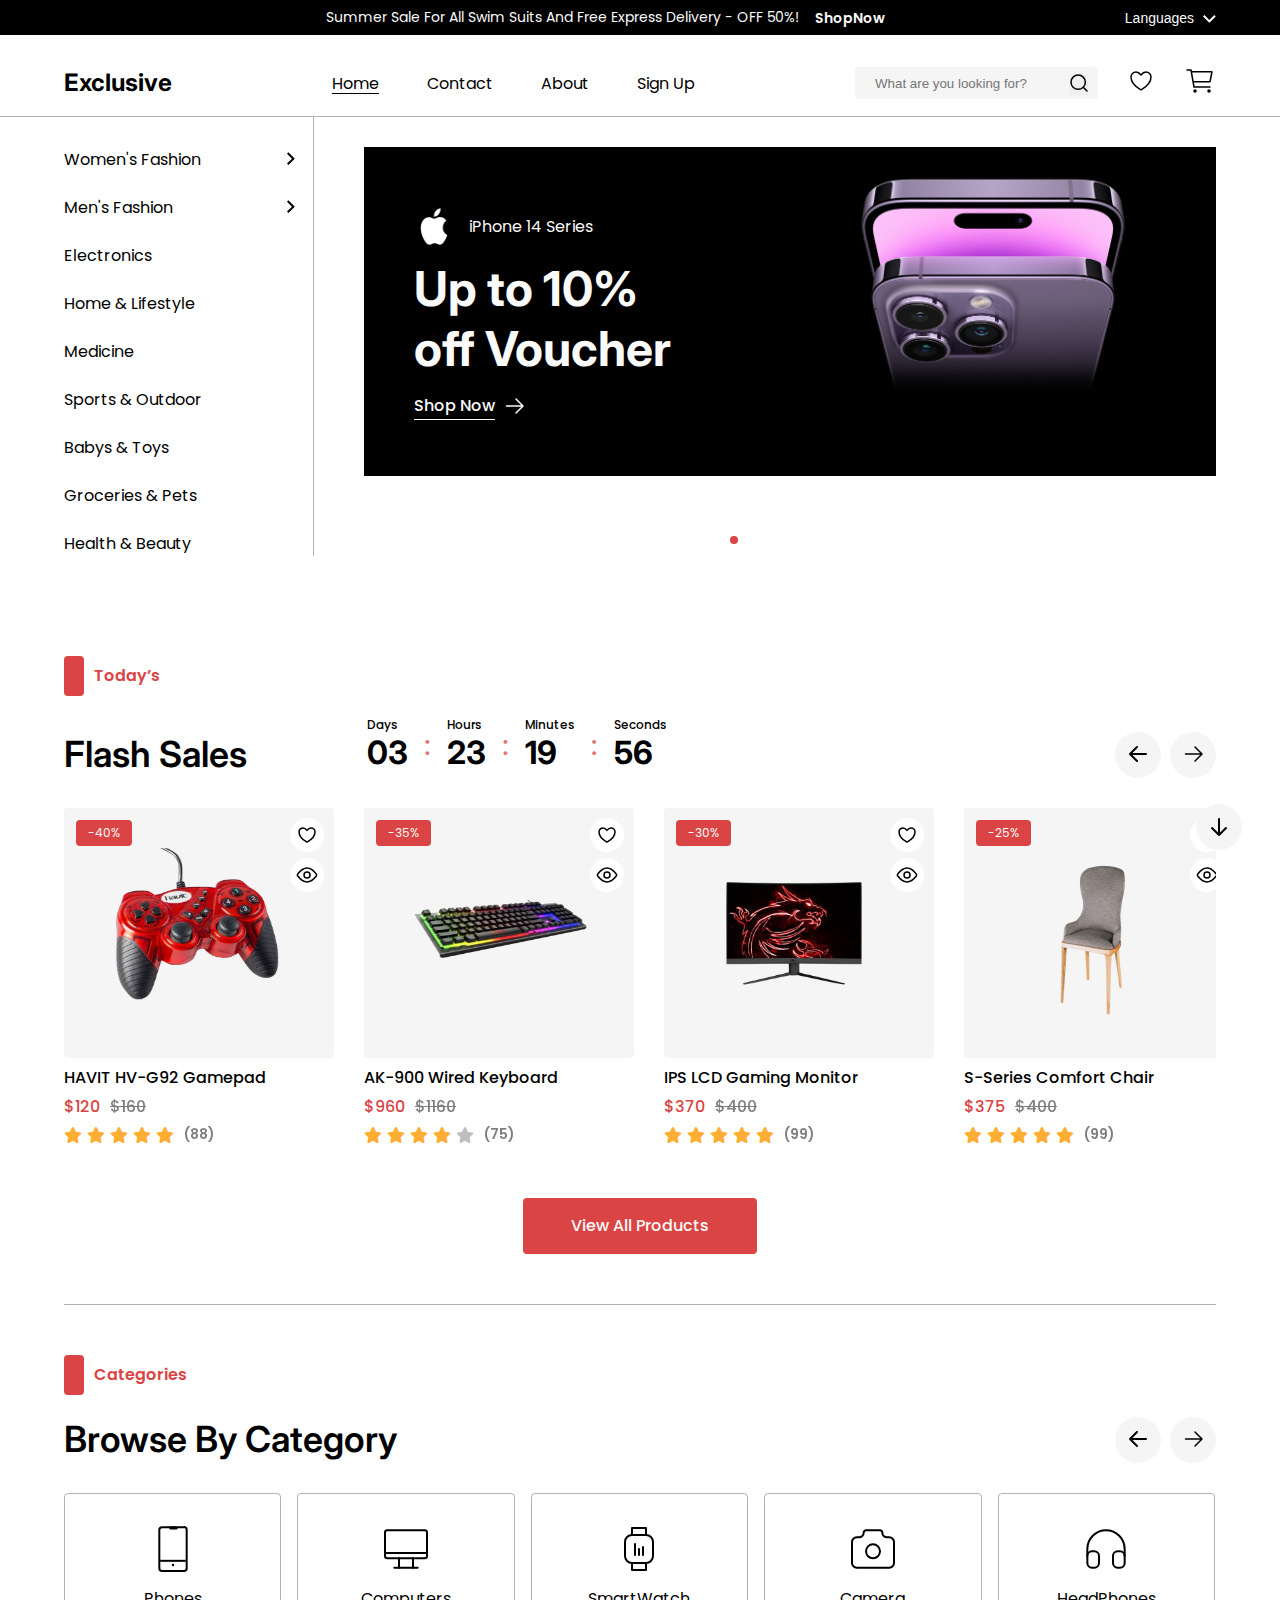
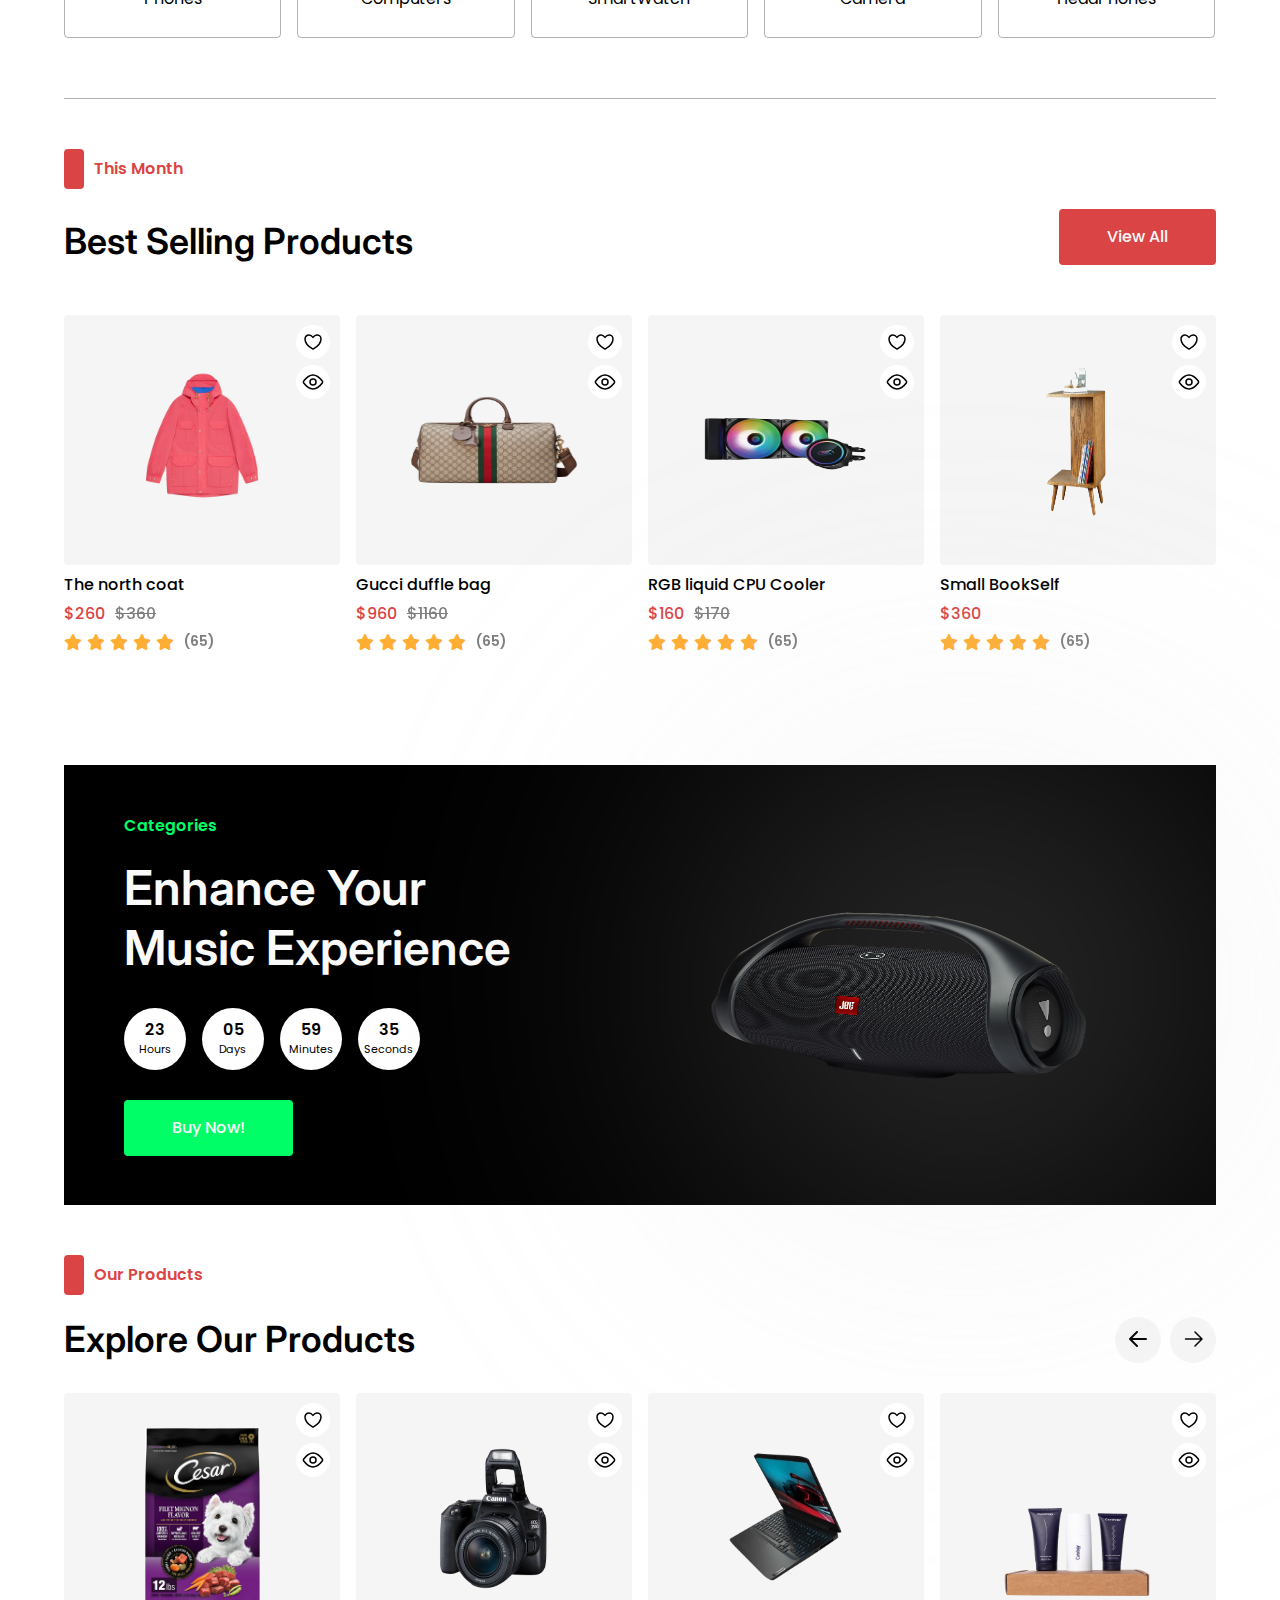
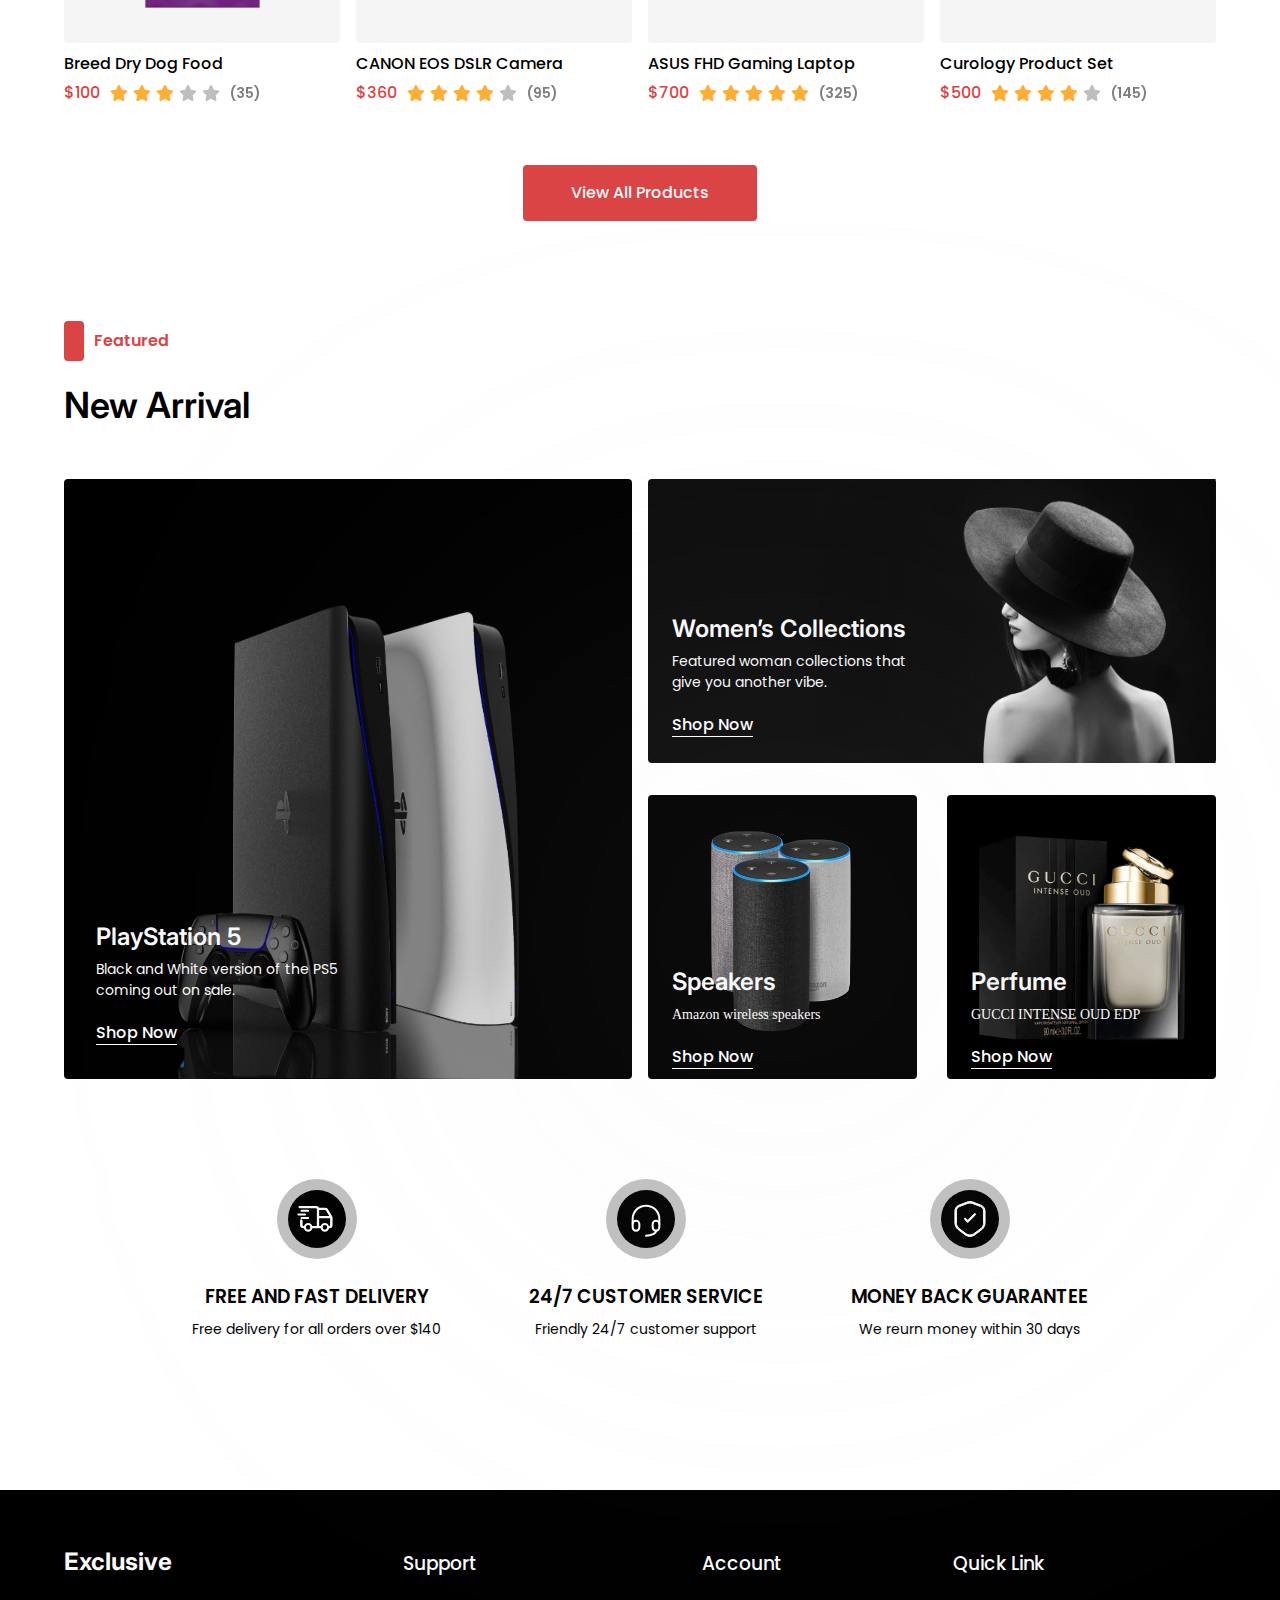
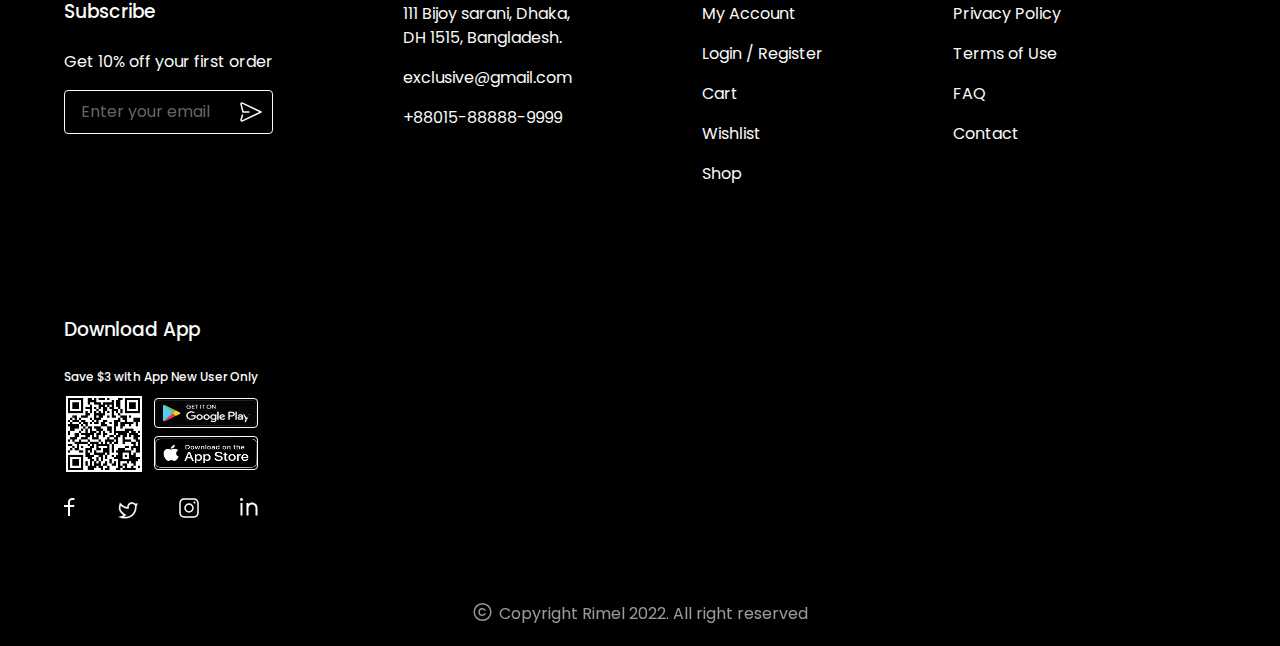
<file: index.html>
<!DOCTYPE html>
<html lang="en">
<head>
    <meta charset="UTF-8">
    <meta name="viewport" content="width=device-width, initial-scale=1.0">
    <title>E Commerce Website</title>
    <link rel="stylesheet" href="https://cdnjs.cloudflare.com/ajax/libs/font-awesome/6.7.2/css/all.min.css"/>
    <link rel="stylesheet" href="./style.css">
</head>
<body>
    <header class="header border-bottom-black">
        <div class="header-top bg-black py-5 md-d-none ff-poppins">
            <div class="w-90 mx-auto my-0">
                <div class="flex justify-end align-center gap-15 lg-justify-center">
                    <div class="header-top-content flex justify-between align-center gap-1">
                        <h5 class="fs-14 fw-400 lh-21 ls-0 text-light-gray">
                            Summer Sale For All Swim Suits And Free Express Delivery - OFF 50%!
                        </h5>
                        <a href="#" class="fs-14 fw-600 lh-24 ls-0 text-light-gray hover">ShopNow</a>
                    </div>
                    <div class="header-top-dropdown relative">
                        <button class="fs-14 fw-400 lh-21 ls-0 text-light-gray bg-transparent border-none cursor-pointer dropdown" 
                        id="dropdownButton" data-target="dropdownContent">
                            <span class="me-5">Languages</span>
                            <svg width="13" height="8" viewBox="0 0 13 8" fill="none" xmlns="http://www.w3.org/2000/svg">
                                <path d="M6.36403 4.95L11.314 0L12.728 1.414L6.36403 7.778L2.67029e-05 1.414L1.41403 0L6.36403 4.95Z" 
                                fill="white"/>
                            </svg>     
                        </button>
                        <div class="d-none absolute bg-white dropdown-shadow z-1000" id="dropdownContent">
                            <div class="language text-black py-12 px-16 block cursor-pointer">English</div>
                            <div class="language text-black py-12 px-16 block cursor-pointer">French</div>
                            <div class="language text-black py-12 px-16 block cursor-pointer">Spanish</div>
                        </div>
                    </div>
                </div>
            </div>
        </div>
        <div class="header-bottom bg-white">
            <div class="w-90 mx-auto my-0">
                <nav class="header-bottom-content flex justify-between align-center py-30-15 relative">
                    <div class="logo ff-inter">
                        <h2 class="fs-24 fw-700 lh-24 ls-3 text-black">Exclusive</h2>
                    </div>
                    <div class="nav-links md-d-none">
                        <ul class="flex justify-between align-center gap-3 ff-poppins">
                            <li><a class="fs-16 fw-400 lh-24 ls-0 text-black" href="index.html">Home</a></li>
                            <li><a class="fs-16 fw-400 lh-24 ls-0 text-black" href="contact.html">Contact</a></li>
                            <li><a class="fs-16 fw-400 lh-24 ls-0 text-black" href="about.html">About</a></li>
                            <li><a class="fs-16 fw-400 lh-24 ls-0 text-black" href="signup.html">Sign Up</a></li>
                        </ul>
                    </div>
                    <div class="nav-right flex justify-between align-center gap-2 md-d-none">
                        <div class="search-bar bg-smokewhite border-none border-radius-4 p-7-12-20 relative w-243">
                            <input type="text" placeholder="What are you looking for?" class="bg-transparent border-none">
                            <button class="absolute border-none top-7 right-10 cursor-pointer">
                                <svg width="18" height="18" viewBox="0 0 18 18" fill="none" xmlns="http://www.w3.org/2000/svg">
                                    <path d="M17 17L13.2223 13.2156M15.3158 8.15789C15.3158 10.0563 14.5617 11.8769 13.2193 13.2193C11.8769 14.5617 10.0563 15.3158 8.15789 15.3158C6.2595 15.3158 4.43886 14.5617 3.0965 13.2193C1.75413 11.8769 1 10.0563 1 8.15789C1 6.2595 1.75413 4.43886 3.0965 3.0965C4.43886 1.75413 6.2595 1 8.15789 1C10.0563 1 11.8769 1.75413 13.2193 3.0965C14.5617 4.43886 15.3158 6.2595 15.3158 8.15789V8.15789Z" stroke="black" stroke-width="1.5" stroke-linecap="round"/>
                                </svg>
                            </button>
                        </div>
                        <a href="wishlist.html" class="cursor-pointer border-none outline-none bg-transparent">
                            <svg width="22" height="20" viewBox="0 0 22 20" fill="none" xmlns="http://www.w3.org/2000/svg">
                                <path d="M6 1C3.239 1 1 3.216 1 5.95C1 8.157 1.875 13.395 10.488 18.69C10.6423 18.7839 10.8194 18.8335 11 18.8335C11.1806 18.8335 11.3577 18.7839 11.512 18.69C20.125 13.395 21 8.157 21 5.95C21 3.216 18.761 1 16 1C13.239 1 11 4 11 4C11 4 8.761 1 6 1Z" stroke="black" stroke-width="1.5" stroke-linecap="round" stroke-linejoin="round"/>
                            </svg>
                        </a>
                        <a href="cart.html" class="cursor-pointer border-none outline-none bg-transparent">
                            <svg width="32" height="32" viewBox="0 0 32 32" fill="none" xmlns="http://www.w3.org/2000/svg">
                                <path d="M11 27C11.5523 27 12 26.5523 12 26C12 25.4477 11.5523 25 11 25C10.4477 25 10 25.4477 10 26C10 26.5523 10.4477 27 11 27Z" stroke="black" stroke-width="1.5" stroke-linecap="round" stroke-linejoin="round"/>
                                <path d="M25 27C25.5523 27 26 26.5523 26 26C26 25.4477 25.5523 25 25 25C24.4477 25 24 25.4477 24 26C24 26.5523 24.4477 27 25 27Z" stroke="black" stroke-width="1.5" stroke-linecap="round" stroke-linejoin="round"/>
                                <path d="M3 5H7L10 22H26" stroke="black" stroke-width="1.5" stroke-linecap="round" stroke-linejoin="round"/>
                                <path d="M10 16.6667H25.59C25.7056 16.6667 25.8177 16.6267 25.9072 16.5535C25.9966 16.4802 26.0579 16.3782 26.0806 16.2648L27.8806 7.26479C27.8951 7.19222 27.8934 7.11733 27.8755 7.04552C27.8575 6.97371 27.8239 6.90678 27.7769 6.84956C27.73 6.79234 27.6709 6.74625 27.604 6.71462C27.5371 6.68299 27.464 6.66661 27.39 6.66666H8" stroke="black" stroke-width="1.5" stroke-linecap="round" stroke-linejoin="round"/>
                            </svg>
                        </a>
                        <button class="cursor-pointer d-none border-none outline-none bg-transparent">
                            <svg width="32" height="32" viewBox="0 0 32 32" fill="none" xmlns="http://www.w3.org/2000/svg">
                                <path d="M24 27V24.3333C24 22.9188 23.5224 21.5623 22.6722 20.5621C21.8221 19.5619 20.669 19 19.4667 19H11.5333C10.331 19 9.17795 19.5619 8.32778 20.5621C7.47762 21.5623 7 22.9188 7 24.3333V27" stroke="black" stroke-width="1.5" stroke-linecap="round" stroke-linejoin="round"/>
                                <path d="M16.5 14C18.9853 14 21 11.9853 21 9.5C21 7.01472 18.9853 5 16.5 5C14.0147 5 12 7.01472 12 9.5C12 11.9853 14.0147 14 16.5 14Z" stroke="black" stroke-width="1.5" stroke-linecap="round" stroke-linejoin="round"/>
                            </svg>
                        </button>         
                    </div>
                    <button class="hamburger cursor-pointer d-none md-block border-none outline-none bg-transparent">
                        <i class="fa-solid fa-bars text-black fs-24" id="hamburger"></i>
                    </button>
                    <div class="mobile-menu-1 d-none flex-col align-center bg-white border-radius-8 absolute top-80 right-0 
                    w-full z-1000 box-shadow py-15 overflow-hidden open" id="mobileMenu">
                        <div class="search-bar bg-smokewhite border-none border-radius-4 p-7-12-20 relative w-70 mb-70 mt-20 sm-w-90
                        mx-auto">
                            <input type="text" placeholder="What are you looking for?" class="bg-transparent border-none">
                            <button class="absolute border-none top-7 right-10 cursor-pointer">
                                <svg width="18" height="18" viewBox="0 0 18 18" fill="none" xmlns="http://www.w3.org/2000/svg">
                                    <path d="M17 17L13.2223 13.2156M15.3158 8.15789C15.3158 10.0563 14.5617 11.8769 13.2193 13.2193C11.8769 14.5617 10.0563 15.3158 8.15789 15.3158C6.2595 15.3158 4.43886 14.5617 3.0965 13.2193C1.75413 11.8769 1 10.0563 1 8.15789C1 6.2595 1.75413 4.43886 3.0965 3.0965C4.43886 1.75413 6.2595 1 8.15789 1C10.0563 1 11.8769 1.75413 13.2193 3.0965C14.5617 4.43886 15.3158 6.2595 15.3158 8.15789V8.15789Z" stroke="black" stroke-width="1.5" stroke-linecap="round"/>
                                </svg>
                            </button>
                        </div>
                        <div class="header-top-dropdown relative mb-100 flex justify-center align-center">
                            <button class="fs-14 fw-400 lh-21 ls-0 text-black text-center bg-transparent border-none cursor-pointer 
                            dropdown" 
                            id="dropdownButton1" data-target="dropdownContent1">
                                <span class="me-5">Languages</span>
                                <svg width="13" height="8" viewBox="0 0 13 8" fill="none" xmlns="http://www.w3.org/2000/svg">
                                    <path d="M6.36403 4.95L11.314 0L12.728 1.414L6.36403 7.778L2.67029e-05 1.414L1.41403 0L6.36403 4.95Z" 
                                    fill="black"/>
                                </svg>     
                            </button>
                            <div class="d-none absolute top-23 bg-black dropdown-shadow" id="dropdownContent1">
                                <div class="language text-white py-12 px-16 block cursor-pointer">English</div>
                                <div class="language text-white py-12 px-16 block cursor-pointer">French</div>
                                <div class="language text-white py-12 px-16 block cursor-pointer">Spanish</div>
                            </div>
                        </div>
                        <div class="nav-links mb-100">
                            <ul class="flex flex-col text-center gap-3 ff-poppins">
                                <li><a class="fs-20 fw-600 lh-24 ls-0 text-black" href="index.html">Home</a></li>
                                <li><a class="fs-20 fw-600 lh-24 ls-0 text-black" href="contact.html">Contact</a></li>
                                <li><a class="fs-20 fw-600 lh-24 ls-0 text-black" href="about.html">About</a></li>
                                <li><a class="fs-20 fw-600 lh-24 ls-0 text-black" href="signup.html">Sign Up</a></li>
                            </ul>
                        </div>
                        <div class="nav-right flex lg-justify-center align-center gap-5">
                            <a href="wishlist.html" class="cursor-pointer border-none outline-none bg-transparent">
                                <svg width="22" height="20" viewBox="0 0 22 20" fill="none" xmlns="http://www.w3.org/2000/svg">
                                    <path d="M6 1C3.239 1 1 3.216 1 5.95C1 8.157 1.875 13.395 10.488 18.69C10.6423 18.7839 10.8194 18.8335 11 18.8335C11.1806 18.8335 11.3577 18.7839 11.512 18.69C20.125 13.395 21 8.157 21 5.95C21 3.216 18.761 1 16 1C13.239 1 11 4 11 4C11 4 8.761 1 6 1Z" stroke="black" stroke-width="1.5" stroke-linecap="round" stroke-linejoin="round"/>
                                </svg>
                            </a>
                            <a href="cart.html" class="cursor-pointer border-none outline-none bg-transparent">
                                <svg width="32" height="32" viewBox="0 0 32 32" fill="none" xmlns="http://www.w3.org/2000/svg">
                                    <path d="M11 27C11.5523 27 12 26.5523 12 26C12 25.4477 11.5523 25 11 25C10.4477 25 10 25.4477 10 26C10 26.5523 10.4477 27 11 27Z" stroke="black" stroke-width="1.5" stroke-linecap="round" stroke-linejoin="round"/>
                                    <path d="M25 27C25.5523 27 26 26.5523 26 26C26 25.4477 25.5523 25 25 25C24.4477 25 24 25.4477 24 26C24 26.5523 24.4477 27 25 27Z" stroke="black" stroke-width="1.5" stroke-linecap="round" stroke-linejoin="round"/>
                                    <path d="M3 5H7L10 22H26" stroke="black" stroke-width="1.5" stroke-linecap="round" stroke-linejoin="round"/>
                                    <path d="M10 16.6667H25.59C25.7056 16.6667 25.8177 16.6267 25.9072 16.5535C25.9966 16.4802 26.0579 16.3782 26.0806 16.2648L27.8806 7.26479C27.8951 7.19222 27.8934 7.11733 27.8755 7.04552C27.8575 6.97371 27.8239 6.90678 27.7769 6.84956C27.73 6.79234 27.6709 6.74625 27.604 6.71462C27.5371 6.68299 27.464 6.66661 27.39 6.66666H8" stroke="black" stroke-width="1.5" stroke-linecap="round" stroke-linejoin="round"/>
                                </svg>
                            </a>
                            <button class="cursor-pointer d-none border-none outline-none bg-transparent">
                                <svg width="32" height="32" viewBox="0 0 32 32" fill="none" xmlns="http://www.w3.org/2000/svg">
                                    <path d="M24 27V24.3333C24 22.9188 23.5224 21.5623 22.6722 20.5621C21.8221 19.5619 20.669 19 19.4667 19H11.5333C10.331 19 9.17795 19.5619 8.32778 20.5621C7.47762 21.5623 7 22.9188 7 24.3333V27" stroke="black" stroke-width="1.5" stroke-linecap="round" stroke-linejoin="round"/>
                                    <path d="M16.5 14C18.9853 14 21 11.9853 21 9.5C21 7.01472 18.9853 5 16.5 5C14.0147 5 12 7.01472 12 9.5C12 11.9853 14.0147 14 16.5 14Z" stroke="black" stroke-width="1.5" stroke-linecap="round" stroke-linejoin="round"/>
                                </svg>
                            </button>         
                        </div>
                    </div>
                </nav>
            </div>
        </div>
    </header>

    <main class="main">
        <section class="slider-section">
            <div class="w-90 flex min-h-30 mx-auto my-0 relative">
                <aside class="sidebar flex-00250 pt-30 ff-poppins border-right-black md-d-none">
                    <ul class="sidebar-items">
                        <li class="mb-24 mb-23">
                            <a href="#" class="fs-16 fw-400 lh-24 ls-0 text-black me-82">Women's Fashion</a>
                            <svg width="8" height="13" viewBox="0 0 8 13" fill="none" xmlns="http://www.w3.org/2000/svg">
                                <path d="M4.95 6.63597L0 1.68597L1.414 0.271973L7.778 6.63597L1.414 13L0 11.586L4.95 6.63597Z" 
                                fill="black"/>
                            </svg> 
                        </li>
                        <li class="mb-24 mb-23">
                            <a href="#" class="fs-16 fw-400 lh-24 ls-0 text-black me-110">Men's Fashion</a>
                            <svg width="8" height="13" viewBox="0 0 8 13" fill="none" xmlns="http://www.w3.org/2000/svg">
                                <path d="M4.95 6.63597L0 1.68597L1.414 0.271973L7.778 6.63597L1.414 13L0 11.586L4.95 6.63597Z" 
                                fill="black"/>
                            </svg>    
                        </li>
                        <li class="mb-24 mb-23"><a href="#" class="fs-16 fw-400 lh-24 ls-0 text-black">Electronics</a></li>
                        <li class="mb-24 mb-23"><a href="#" class="fs-16 fw-400 lh-24 ls-0 text-black">Home & Lifestyle</a></li>
                        <li class="mb-24 mb-23"><a href="#" class="fs-16 fw-400 lh-24 ls-0 text-black">Medicine</a></li>
                        <li class="mb-24 mb-23"><a href="#" class="fs-16 fw-400 lh-24 ls-0 text-black">Sports & Outdoor</a></li>
                        <li class="mb-24 mb-23"><a href="#" class="fs-16 fw-400 lh-24 ls-0 text-black">Babys & Toys</a></li>
                        <li class="mb-24 mb-23"><a href="#" class="fs-16 fw-400 lh-24 ls-0 text-black">Groceries & Pets</a></li>
                        <li><a href="#" class="fs-16 fw-400 lh-24 ls-0 text-black">Health & Beauty</a></li>
                    </ul>
                </aside>
                <div class="slider-container flex-1 overflow-hidden relative ms-50 md-ms-50">
                    <div class="slider flex pt-30 transition">
                        <div class="slider-item min-w-100 min-h-30 flex flex-row xxs-flex-col align-center justify-center p-20 gap-2 
                        bg-black">
                            <div class="slider-content w-50 xxs-w-100 p-30 xxs-text-center">
                                <div class="slider-content-top flex align-center xxs-justify-center ff-poppins mb-10">
                                    <img class="w-40 h-45 me-15 xs-me-15" src="./images/apple.png" alt="apple">
                                    <h4 class="fs-16 fw-400 lh-24 ls-0 text-light-gray sm-fs-16">iPhone 14 Series</h4>
                                </div>
                                <h1 class="ff-inter fs-48 fs-600 lh-60 ls-4 text-light-gray mb-15">
                                    Up to 10% <br> off Voucher
                                </h1>
                                <a href="#" class="ff-poppins fs-16 xs-fs-16 fw-500 lh-24 ls-0 text-light-gray flex align-center 
                                xxs-justify-center tuo-8">
                                    Shop Now
                                    <svg width="19" height="16" viewBox="0 0 19 16" fill="none" xmlns="http://www.w3.org/2000/svg"
                                    class="ms-10">
                                        <path d="M1.5 8H18M18 8L11 1M18 8L11 15" stroke="#FAFAFA" stroke-width="1.5" 
                                        stroke-linecap="round" stroke-linejoin="round"/>
                                    </svg>    
                                </a>
                            </div>
                            <img class="mx-w-100 h-auto w-50 xs-w-50 xs-w-100 object-cover" src="./images/slider-img.jpg" alt="slider-img">
                        </div>
                        <div class="slider-item min-w-100 min-h-30 flex flex-row xxs-flex-col align-center justify-center p-20 gap-2 
                        bg-black">
                            <div class="slider-content w-50 xxs-w-100 p-30 xxs-text-center">
                                <div class="slider-content-top flex align-center xxs-justify-center ff-poppins mb-10">
                                    <img class="w-40 h-45 me-15 xs-me-15" src="./images/apple.png" alt="apple">
                                    <h4 class="fs-16 fw-400 lh-24 ls-0 text-light-gray sm-fs-16">iPhone 14 Series</h4>
                                </div>
                                <h1 class="ff-inter fs-48 fs-600 lh-60 ls-4 text-light-gray mb-15">
                                    Up to 10% <br> off Voucher
                                </h1>
                                <a href="#" class="ff-poppins fs-16 xs-fs-16 fw-500 lh-24 ls-0 text-light-gray flex align-center 
                                xxs-justify-center tuo-8">
                                    Shop Now
                                    <svg width="19" height="16" viewBox="0 0 19 16" fill="none" xmlns="http://www.w3.org/2000/svg"
                                    class="ms-10">
                                        <path d="M1.5 8H18M18 8L11 1M18 8L11 15" stroke="#FAFAFA" stroke-width="1.5" 
                                        stroke-linecap="round" stroke-linejoin="round"/>
                                    </svg>    
                                </a>
                            </div>
                            <img class="mx-w-100 h-auto w-50 xs-w-50 xs-w-100 object-cover" src="./images/slider-img.jpg" alt="slider-img">
                        </div>
                        <div class="slider-item min-w-100 min-h-30 flex flex-row xxs-flex-col align-center justify-center p-20 gap-2 
                        bg-black">
                            <div class="slider-content w-50 xxs-w-100 p-30 xxs-text-center">
                                <div class="slider-content-top flex align-center xxs-justify-center ff-poppins mb-10">
                                    <img class="w-40 h-45 me-15 xs-me-15" src="./images/apple.png" alt="apple">
                                    <h4 class="fs-16 fw-400 lh-24 ls-0 text-light-gray sm-fs-16">iPhone 14 Series</h4>
                                </div>
                                <h1 class="ff-inter fs-48 fs-600 lh-60 ls-4 text-light-gray mb-15">
                                    Up to 10% <br> off Voucher
                                </h1>
                                <a href="#" class="ff-poppins fs-16 xs-fs-16 fw-500 lh-24 ls-0 text-light-gray flex align-center 
                                xxs-justify-center tuo-8">
                                    Shop Now
                                    <svg width="19" height="16" viewBox="0 0 19 16" fill="none" xmlns="http://www.w3.org/2000/svg"
                                    class="ms-10">
                                        <path d="M1.5 8H18M18 8L11 1M18 8L11 15" stroke="#FAFAFA" stroke-width="1.5" 
                                        stroke-linecap="round" stroke-linejoin="round"/>
                                    </svg>    
                                </a>
                            </div>
                            <img class="mx-w-100 h-auto w-50 xs-w-50 xs-w-100 object-cover" src="./images/slider-img.jpg" alt="slider-img">
                        </div>
                        <div class="slider-item min-w-100 min-h-30 flex flex-row xxs-flex-col align-center justify-center p-20 gap-2 
                        bg-black">
                            <div class="slider-content w-50 xxs-w-100 p-30 xxs-text-center">
                                <div class="slider-content-top flex align-center xxs-justify-center ff-poppins mb-10">
                                    <img class="w-40 h-45 me-15 xs-me-15" src="./images/apple.png" alt="apple">
                                    <h4 class="fs-16 fw-400 lh-24 ls-0 text-light-gray sm-fs-16">iPhone 14 Series</h4>
                                </div>
                                <h1 class="ff-inter fs-48 fs-600 lh-60 ls-4 text-light-gray mb-15">
                                    Up to 10% <br> off Voucher
                                </h1>
                                <a href="#" class="ff-poppins fs-16 xs-fs-16 fw-500 lh-24 ls-0 text-light-gray flex align-center 
                                xxs-justify-center tuo-8">
                                    Shop Now
                                    <svg width="19" height="16" viewBox="0 0 19 16" fill="none" xmlns="http://www.w3.org/2000/svg"
                                    class="ms-10">
                                        <path d="M1.5 8H18M18 8L11 1M18 8L11 15" stroke="#FAFAFA" stroke-width="1.5" 
                                        stroke-linecap="round" stroke-linejoin="round"/>
                                    </svg>    
                                </a>
                            </div>
                            <img class="mx-w-100 h-auto w-50 xs-w-50 xs-w-100 object-cover" src="./images/slider-img.jpg" alt="slider-img">
                        </div>
                        <div class="slider-item min-w-100 min-h-30 flex flex-row xxs-flex-col align-center justify-center p-20 gap-2 
                        bg-black">
                            <div class="slider-content w-50 xxs-w-100 p-30 xxs-text-center">
                                <div class="slider-content-top flex align-center xxs-justify-center ff-poppins mb-10">
                                    <img class="w-40 h-45 me-15 xs-me-15" src="./images/apple.png" alt="apple">
                                    <h4 class="fs-16 fw-400 lh-24 ls-0 text-light-gray sm-fs-16">iPhone 14 Series</h4>
                                </div>
                                <h1 class="ff-inter fs-48 fs-600 lh-60 ls-4 text-light-gray mb-15">
                                    Up to 10% <br> off Voucher
                                </h1>
                                <a href="#" class="ff-poppins fs-16 xs-fs-16 fw-500 lh-24 ls-0 text-light-gray flex align-center 
                                xxs-justify-center tuo-8">
                                    Shop Now
                                    <svg width="19" height="16" viewBox="0 0 19 16" fill="none" xmlns="http://www.w3.org/2000/svg"
                                    class="ms-10">
                                        <path d="M1.5 8H18M18 8L11 1M18 8L11 15" stroke="#FAFAFA" stroke-width="1.5" 
                                        stroke-linecap="round" stroke-linejoin="round"/>
                                    </svg>    
                                </a>
                            </div>
                            <img class="mx-w-100 h-auto w-50 xs-w-50 xs-w-100 object-cover" src="./images/slider-img.jpg" alt="slider-img">
                        </div>
                    </div>
                    <div class="slider-buttons absolute left-50 bottom-10 transform--50 flex gap-1">     
                    </div>
                </div>
                <button class="fs-16 fw-400 lh-21 ls-0 text-black bg-transparent border-black cursor-pointer d-none md-block
                absolute top-0 left-0 px-5" id="sidebar_dropdownBtn" data-target="dropdownContent2">
                    <i class="fa-solid fa-angle-down"></i>
                </button>
                <aside class="sidebar w-300 p-30 ff-poppins d-none absolute top-40 left-0 dropdown-shadow z-50 bg-white" 
                id="dropdownContent2">
                    <ul class="sidebar-items">
                        <li class="mb-10 sidebar-item">
                            <a href="#" class="fs-16 fw-400 lh-24 ls-0 text-black me-82">Women's Fashion</a>
                            <svg width="8" height="13" viewBox="0 0 8 13" fill="none" xmlns="http://www.w3.org/2000/svg">
                                <path d="M4.95 6.63597L0 1.68597L1.414 0.271973L7.778 6.63597L1.414 13L0 11.586L4.95 6.63597Z" 
                                fill="black"/>
                            </svg> 
                        </li>
                        <li class="mb-10 sidebar-item">
                            <a href="#" class="fs-16 fw-400 lh-24 ls-0 text-black me-110">Men's Fashion</a>
                            <svg width="8" height="13" viewBox="0 0 8 13" fill="none" xmlns="http://www.w3.org/2000/svg">
                                <path d="M4.95 6.63597L0 1.68597L1.414 0.271973L7.778 6.63597L1.414 13L0 11.586L4.95 6.63597Z" 
                                fill="black"/>
                            </svg>    
                        </li>
                        <li class="mb-10 sidebar-item"><a href="#" class="fs-16 fw-400 lh-24 ls-0 text-black">Electronics</a></li>
                        <li class="mb-10 sidebar-item"><a href="#" class="fs-16 fw-400 lh-24 ls-0 text-black">Home & Lifestyle</a></li>
                        <li class="mb-10 sidebar-item"><a href="#" class="fs-16 fw-400 lh-24 ls-0 text-black">Medicine</a></li>
                        <li class="mb-10 sidebar-item"><a href="#" class="fs-16 fw-400 lh-24 ls-0 text-black">Sports & Outdoor</a></li>
                        <li class="mb-10 sidebar-item"><a href="#" class="fs-16 fw-400 lh-24 ls-0 text-black">Babys & Toys</a></li>
                        <li class="mb-10 sidebar-item"><a href="#" class="fs-16 fw-400 lh-24 ls-0 text-black">Groceries & Pets</a></li>
                        <li><a href="#" class="fs-16 fw-400 lh-24 ls-0 text-black">Health & Beauty</a></li>
                    </ul>
                </aside>
            </div>
        </section>
        <section class="flash-sales mt-100">
            <div class="w-90 mx-auto my-0">
                <div class="flex align-center">
                    <div class="rectangle bg-softred w-20 h-40 border-radius-4"></div>
                    <h4 class="fs-16 fw-600 lh-20 ls-0 text-softred ff-poppins ms-10">Today’s</h4>
                </div>
                <div class="flex align-end mt-20 md-flex-wrap justify-between">
                    <div class="flash-left flex align-end sm-flex-wrap">
                        <h1 class="ff-inter fs-36 fw-600 lh-48 ls-4 text-black me-120">Flash Sales</h1>
                        <div class="stop-watch flex mb-10">
                            <div class="days flex flex-col gap-4">
                                <h6 class="ff-poppins fs-12 fw-500 lh-18 ls-0 text-black">Days</h6>
                                <h1 class="ff-inter fs-32 fw-700 lh-30 ls-4 text-black">03</h1>
                            </div>
                            <div class="semicolon text-dustyrose ms-15 me-15 fs-32 mt-10">:</div>
                            <div class="hours flex flex-col gap-4">
                                <h6 class="ff-poppins fs-12 fw-500 lh-18 ls-0 text-black">Hours</h6>
                                <h1 class="ff-inter fs-32 fw-700 lh-30 ls-4 text-black">23</h1>
                            </div>
                            <div class="semicolon text-dustyrose ms-15 me-15 fs-32 mt-10">:</div>
                            <div class="minutes flex flex-col gap-4">
                                <h6 class="ff-poppins fs-12 fw-500 lh-18 ls-0 text-black">Minutes</h6>
                                <h1 class="ff-inter fs-32 fw-700 lh-30 ls-4 text-black">19</h1>
                            </div>
                            <div class="semicolon text-dustyrose ms-15 me-15 fs-32 mt-10">:</div>
                            <div class="seconds flex flex-col gap-4">
                                <h6 class="ff-poppins fs-12 fw-500 lh-18 ls-0 text-black">Seconds</h6>
                                <h1 class="ff-inter fs-32 fw-700 lh-30 ls-4 text-black">56</h1>
                            </div>
                        </div>
                    </div>
                    <div class="carousel-buttons">
                        <button id="prev-btn" class="carousel-button w-46 h-46 bg-smokewhite border-radius-50 text-center border-none me-5
                        cursor-pointer">
                            <svg width="18" height="16" viewBox="0 0 18 16" fill="none" xmlns="http://www.w3.org/2000/svg">
                                <path d="M8 1L1 8L8 15M1 8H17" stroke="black" stroke-width="2" stroke-linecap="round" 
                                stroke-linejoin="round"/>
                            </svg>
                        </button>
                        <button id="next-btn" class="carousel-button w-46 h-46 bg-smokewhite border-radius-50 text-center border-none
                        cursor-pointer">
                            <svg width="19" height="16" viewBox="0 0 19 16" fill="none" xmlns="http://www.w3.org/2000/svg">
                                <path d="M1.5 8H18M18 8L11 1M18 8L11 15" stroke="black" stroke-width="1.5" stroke-linecap="round" 
                                stroke-linejoin="round"/>
                            </svg>
                        </button>
                    </div>
                </div>
            </div>
            <div class="carousel-container w-90 mx-auto mt-30 flex align-center justify-center overflow-hidden">
                <div class="carousel-track flex overflow-hidden gap-30">
                    <div class="carousel-card w-270 h-350 flex flex-col gap-8">
                        <div class="carousel-card-top bg-smokewhite w-270 h-250 border-radius-4 relative">
                            <img src="./images/remote.png" alt="remote" class="w-172 h-152 absolute top-40 left-45">
                            <div class="fill-heart w-34 h-34 border-radius-50 bg-white absolute top-10 right-10 flex align-center justify-center">
                                <svg width="18" height="16" viewBox="0 0 18 16" fill="none" xmlns="http://www.w3.org/2000/svg">
                                    <path d="M5 1C2.7912 1 1 2.73964 1 4.88594C1 6.61852 1.7 10.7305 8.5904 14.8873C8.71383 14.961 8.85552 15 9 15C9.14448 15 9.28617 14.961 9.4096 14.8873C16.3 10.7305 17 6.61852 17 4.88594C17 2.73964 15.2088 1 13 1C10.7912 1 9 3.35511 9 3.35511C9 3.35511 7.2088 1 5 1Z" stroke="black" stroke-width="1.5" stroke-linecap="round" stroke-linejoin="round"/>
                                </svg>
                            </div>
                            <div class="fill-eye w-34 h-34 border-radius-50 bg-white absolute top-50 right-10 flex align-center justify-center">
                                <svg width="22" height="16" viewBox="0 0 22 16" fill="none" xmlns="http://www.w3.org/2000/svg">
                                    <path d="M20.257 6.962C20.731 7.582 20.731 8.419 20.257 9.038C18.764 10.987 15.182 15 11 15C6.81801 15 3.23601 10.987 1.74301 9.038C1.51239 8.74113 1.38721 8.37592 1.38721 8C1.38721 7.62408 1.51239 7.25887 1.74301 6.962C3.23601 5.013 6.81801 1 11 1C15.182 1 18.764 5.013 20.257 6.962V6.962Z" stroke="black" stroke-width="1.5" stroke-linecap="round" stroke-linejoin="round"/>
                                    <path d="M11 11C12.6569 11 14 9.65685 14 8C14 6.34315 12.6569 5 11 5C9.34315 5 8 6.34315 8 8C8 9.65685 9.34315 11 11 11Z" stroke="black" stroke-width="1.5" stroke-linecap="round" stroke-linejoin="round"/>
                                </svg>
                            </div>
                            <div class="discount bg-softred absolute top-12 left-12 py-4 px-12 text-center border-radius-4">
                                <p class="ff-poppins fs-12 fw-400 lh-18 ls-0 text-light-gray">-40%</p>
                            </div>
                            <button class="add-to-cart d-none bg-black w-270 border-bleft-bright-radius-4 ff-poppins fs-16 fw-500 lh-24
                            ls-0 text-white h-41 absolute top-209 cursor-pointer">
                                Add To Cart
                            </button>
                        </div>
                        <div class="carousel-card-bottom w-270 h-84">
                            <h4 class="ff-poppins fs-16 fw-500 lh-24 ls-0">HAVIT HV-G92 Gamepad</h4>
                            <div class="price flex align-center mt-5">
                                <h4 class="ff-poppins fs-16 fw-500 lh-24 ls-0 text-softred">$120</h4>
                                <h4 class="ff-poppins fs-16 fw-500 lh-24 ls-0 text-black line-through ms-10 opacity-50">$160</h4>
                            </div>
                            <div class="rating flex align-center mt-5">
                                <i class="fa-solid fa-star text-vivid-orange"></i>
                                <i class="fa-solid fa-star text-vivid-orange ms-5"></i>
                                <i class="fa-solid fa-star text-vivid-orange ms-5"></i>
                                <i class="fa-solid fa-star text-vivid-orange ms-5"></i>
                                <i class="fa-solid fa-star text-vivid-orange ms-5"></i>
                                <p class="ff-poppins fs-14 fw-600 lh-21 ls-0 opacity-50 text-black ms-10">(88)</p>
                            </div>
                        </div>
                    </div>
                    <div class="carousel-card w-270 h-350 flex flex-col gap-8">
                        <div class="carousel-card-top bg-smokewhite w-270 h-250 border-radius-4 relative">
                            <img src="./images/keyboard.png" alt="keyboard" class="w-191 h-152 absolute top-40 left-45">
                            <div class="fill-heart w-34 h-34 border-radius-50 bg-white absolute top-10 right-10 flex align-center justify-center">
                                <svg width="18" height="16" viewBox="0 0 18 16" fill="none" xmlns="http://www.w3.org/2000/svg">
                                    <path d="M5 1C2.7912 1 1 2.73964 1 4.88594C1 6.61852 1.7 10.7305 8.5904 14.8873C8.71383 14.961 8.85552 15 9 15C9.14448 15 9.28617 14.961 9.4096 14.8873C16.3 10.7305 17 6.61852 17 4.88594C17 2.73964 15.2088 1 13 1C10.7912 1 9 3.35511 9 3.35511C9 3.35511 7.2088 1 5 1Z" stroke="black" stroke-width="1.5" stroke-linecap="round" stroke-linejoin="round"/>
                                </svg>
                            </div>
                            <div class="fill-eye w-34 h-34 border-radius-50 bg-white absolute top-50 right-10 flex align-center justify-center">
                                <svg width="22" height="16" viewBox="0 0 22 16" fill="none" xmlns="http://www.w3.org/2000/svg">
                                    <path d="M20.257 6.962C20.731 7.582 20.731 8.419 20.257 9.038C18.764 10.987 15.182 15 11 15C6.81801 15 3.23601 10.987 1.74301 9.038C1.51239 8.74113 1.38721 8.37592 1.38721 8C1.38721 7.62408 1.51239 7.25887 1.74301 6.962C3.23601 5.013 6.81801 1 11 1C15.182 1 18.764 5.013 20.257 6.962V6.962Z" stroke="black" stroke-width="1.5" stroke-linecap="round" stroke-linejoin="round"/>
                                    <path d="M11 11C12.6569 11 14 9.65685 14 8C14 6.34315 12.6569 5 11 5C9.34315 5 8 6.34315 8 8C8 9.65685 9.34315 11 11 11Z" stroke="black" stroke-width="1.5" stroke-linecap="round" stroke-linejoin="round"/>
                                </svg>
                            </div>
                            <div class="discount bg-softred absolute top-12 left-12 py-4 px-12 text-center border-radius-4">
                                <p class="ff-poppins fs-12 fw-400 lh-18 ls-0 text-light-gray">-35%</p>
                            </div>
                            <button class="add-to-cart d-none bg-black w-270 border-bleft-bright-radius-4 ff-poppins fs-16 fw-500 lh-24
                            ls-0 text-white h-41 absolute top-209 cursor-pointer">
                                Add To Cart
                            </button>
                        </div>
                        <div class="carousel-card-bottom w-270 h-84">
                            <h4 class="ff-poppins fs-16 fw-500 lh-24 ls-0">AK-900 Wired Keyboard</h4>
                            <div class="price flex align-center mt-5">
                                <h4 class="ff-poppins fs-16 fw-500 lh-24 ls-0 text-softred">$960</h4>
                                <h4 class="ff-poppins fs-16 fw-500 lh-24 ls-0 text-black line-through ms-10 opacity-50">$1160</h4>
                            </div>
                            <div class="rating flex align-center mt-5">
                                <i class="fa-solid fa-star text-vivid-orange"></i>
                                <i class="fa-solid fa-star text-vivid-orange ms-5"></i>
                                <i class="fa-solid fa-star text-vivid-orange ms-5"></i>
                                <i class="fa-solid fa-star text-vivid-orange ms-5"></i>
                                <i class="fa-solid fa-star text-black opacity-25 ms-5"></i>
                                <p class="ff-poppins fs-14 fw-600 lh-21 ls-0 opacity-50 text-black ms-10">(75)</p>
                            </div>
                        </div>
                    </div>
                    <div class="carousel-card w-270 h-350 flex flex-col gap-8">
                        <div class="carousel-card-top bg-smokewhite w-270 h-250 border-radius-4 relative">
                            <img src="./images/monitor.png" alt="monitor" class="w-170 h-170 absolute top-40 left-45">
                            <div class="fill-heart w-34 h-34 border-radius-50 bg-white absolute top-10 right-10 flex align-center justify-center">
                                <svg width="18" height="16" viewBox="0 0 18 16" fill="none" xmlns="http://www.w3.org/2000/svg">
                                    <path d="M5 1C2.7912 1 1 2.73964 1 4.88594C1 6.61852 1.7 10.7305 8.5904 14.8873C8.71383 14.961 8.85552 15 9 15C9.14448 15 9.28617 14.961 9.4096 14.8873C16.3 10.7305 17 6.61852 17 4.88594C17 2.73964 15.2088 1 13 1C10.7912 1 9 3.35511 9 3.35511C9 3.35511 7.2088 1 5 1Z" stroke="black" stroke-width="1.5" stroke-linecap="round" stroke-linejoin="round"/>
                                </svg>
                            </div>
                            <div class="fill-eye w-34 h-34 border-radius-50 bg-white absolute top-50 right-10 flex align-center justify-center">
                                <svg width="22" height="16" viewBox="0 0 22 16" fill="none" xmlns="http://www.w3.org/2000/svg">
                                    <path d="M20.257 6.962C20.731 7.582 20.731 8.419 20.257 9.038C18.764 10.987 15.182 15 11 15C6.81801 15 3.23601 10.987 1.74301 9.038C1.51239 8.74113 1.38721 8.37592 1.38721 8C1.38721 7.62408 1.51239 7.25887 1.74301 6.962C3.23601 5.013 6.81801 1 11 1C15.182 1 18.764 5.013 20.257 6.962V6.962Z" stroke="black" stroke-width="1.5" stroke-linecap="round" stroke-linejoin="round"/>
                                    <path d="M11 11C12.6569 11 14 9.65685 14 8C14 6.34315 12.6569 5 11 5C9.34315 5 8 6.34315 8 8C8 9.65685 9.34315 11 11 11Z" stroke="black" stroke-width="1.5" stroke-linecap="round" stroke-linejoin="round"/>
                                </svg>
                            </div>
                            <div class="discount bg-softred absolute top-12 left-12 py-4 px-12 text-center border-radius-4">
                                <p class="ff-poppins fs-12 fw-400 lh-18 ls-0 text-light-gray">-30%</p>
                            </div>
                            <button class="add-to-cart d-none bg-black w-270 border-bleft-bright-radius-4 ff-poppins fs-16 fw-500 lh-24
                            ls-0 text-white h-41 absolute top-209 cursor-pointer">
                                Add To Cart
                            </button>
                        </div>
                        <div class="carousel-card-bottom w-270 h-84">
                            <h4 class="ff-poppins fs-16 fw-500 lh-24 ls-0">IPS LCD Gaming Monitor</h4>
                            <div class="price flex align-center mt-5">
                                <h4 class="ff-poppins fs-16 fw-500 lh-24 ls-0 text-softred">$370</h4>
                                <h4 class="ff-poppins fs-16 fw-500 lh-24 ls-0 text-black line-through ms-10 opacity-50">$400</h4>
                            </div>
                            <div class="rating flex align-center mt-5">
                                <i class="fa-solid fa-star text-vivid-orange"></i>
                                <i class="fa-solid fa-star text-vivid-orange ms-5"></i>
                                <i class="fa-solid fa-star text-vivid-orange ms-5"></i>
                                <i class="fa-solid fa-star text-vivid-orange ms-5"></i>
                                <i class="fa-solid fa-star text-vivid-orange ms-5"></i>
                                <p class="ff-poppins fs-14 fw-600 lh-21 ls-0 opacity-50 text-black ms-10">(99)</p>
                            </div>
                        </div>
                    </div>
                    <div class="carousel-card w-270 h-350 flex flex-col gap-8">
                        <div class="carousel-card-top bg-smokewhite w-270 h-250 border-radius-4 relative">
                            <img src="./images/chair.png" alt="chair" class="w-107 h-180 absolute top-40 left-75">
                            <div class="fill-heart w-34 h-34 border-radius-50 bg-white absolute top-10 right-10 flex align-center justify-center">
                                <svg width="18" height="16" viewBox="0 0 18 16" fill="none" xmlns="http://www.w3.org/2000/svg">
                                    <path d="M5 1C2.7912 1 1 2.73964 1 4.88594C1 6.61852 1.7 10.7305 8.5904 14.8873C8.71383 14.961 8.85552 15 9 15C9.14448 15 9.28617 14.961 9.4096 14.8873C16.3 10.7305 17 6.61852 17 4.88594C17 2.73964 15.2088 1 13 1C10.7912 1 9 3.35511 9 3.35511C9 3.35511 7.2088 1 5 1Z" stroke="black" stroke-width="1.5" stroke-linecap="round" stroke-linejoin="round"/>
                                </svg>
                            </div>
                            <div class="fill-eye w-34 h-34 border-radius-50 bg-white absolute top-50 right-10 flex align-center justify-center">
                                <svg width="22" height="16" viewBox="0 0 22 16" fill="none" xmlns="http://www.w3.org/2000/svg">
                                    <path d="M20.257 6.962C20.731 7.582 20.731 8.419 20.257 9.038C18.764 10.987 15.182 15 11 15C6.81801 15 3.23601 10.987 1.74301 9.038C1.51239 8.74113 1.38721 8.37592 1.38721 8C1.38721 7.62408 1.51239 7.25887 1.74301 6.962C3.23601 5.013 6.81801 1 11 1C15.182 1 18.764 5.013 20.257 6.962V6.962Z" stroke="black" stroke-width="1.5" stroke-linecap="round" stroke-linejoin="round"/>
                                    <path d="M11 11C12.6569 11 14 9.65685 14 8C14 6.34315 12.6569 5 11 5C9.34315 5 8 6.34315 8 8C8 9.65685 9.34315 11 11 11Z" stroke="black" stroke-width="1.5" stroke-linecap="round" stroke-linejoin="round"/>
                                </svg>
                            </div>
                            <div class="discount bg-softred absolute top-12 left-12 py-4 px-12 text-center border-radius-4">
                                <p class="ff-poppins fs-12 fw-400 lh-18 ls-0 text-light-gray">-25%</p>
                            </div>
                            <button class="add-to-cart d-none bg-black w-270 border-bleft-bright-radius-4 ff-poppins fs-16 fw-500 lh-24
                            ls-0 text-white h-41 absolute top-209 cursor-pointer">
                                Add To Cart
                            </button>
                        </div>
                        <div class="carousel-card-bottom w-270 h-84">
                            <h4 class="ff-poppins fs-16 fw-500 lh-24 ls-0">S-Series Comfort Chair</h4>
                            <div class="price flex align-center mt-5">
                                <h4 class="ff-poppins fs-16 fw-500 lh-24 ls-0 text-softred">$375</h4>
                                <h4 class="ff-poppins fs-16 fw-500 lh-24 ls-0 text-black line-through ms-10 opacity-50">$400</h4>
                            </div>
                            <div class="rating flex align-center mt-5">
                                <i class="fa-solid fa-star text-vivid-orange"></i>
                                <i class="fa-solid fa-star text-vivid-orange ms-5"></i>
                                <i class="fa-solid fa-star text-vivid-orange ms-5"></i>
                                <i class="fa-solid fa-star text-vivid-orange ms-5"></i>
                                <i class="fa-solid fa-star text-vivid-orange ms-5"></i>
                                <p class="ff-poppins fs-14 fw-600 lh-21 ls-0 opacity-50 text-black ms-10">(99)</p>
                            </div>
                        </div>
                    </div>
                    <div class="carousel-card w-270 h-350 flex flex-col gap-8">
                        <div class="carousel-card-top bg-smokewhite w-270 h-250 border-radius-4 relative">
                            <img src="./images/chair.png" alt="chair" class="w-107 h-180 absolute top-40 left-75">
                            <div class="fill-heart w-34 h-34 border-radius-50 bg-white absolute top-10 right-10 flex align-center justify-center">
                                <svg width="18" height="16" viewBox="0 0 18 16" fill="none" xmlns="http://www.w3.org/2000/svg">
                                    <path d="M5 1C2.7912 1 1 2.73964 1 4.88594C1 6.61852 1.7 10.7305 8.5904 14.8873C8.71383 14.961 8.85552 15 9 15C9.14448 15 9.28617 14.961 9.4096 14.8873C16.3 10.7305 17 6.61852 17 4.88594C17 2.73964 15.2088 1 13 1C10.7912 1 9 3.35511 9 3.35511C9 3.35511 7.2088 1 5 1Z" stroke="black" stroke-width="1.5" stroke-linecap="round" stroke-linejoin="round"/>
                                </svg>
                            </div>
                            <div class="fill-eye w-34 h-34 border-radius-50 bg-white absolute top-50 right-10 flex align-center justify-center">
                                <svg width="22" height="16" viewBox="0 0 22 16" fill="none" xmlns="http://www.w3.org/2000/svg">
                                    <path d="M20.257 6.962C20.731 7.582 20.731 8.419 20.257 9.038C18.764 10.987 15.182 15 11 15C6.81801 15 3.23601 10.987 1.74301 9.038C1.51239 8.74113 1.38721 8.37592 1.38721 8C1.38721 7.62408 1.51239 7.25887 1.74301 6.962C3.23601 5.013 6.81801 1 11 1C15.182 1 18.764 5.013 20.257 6.962V6.962Z" stroke="black" stroke-width="1.5" stroke-linecap="round" stroke-linejoin="round"/>
                                    <path d="M11 11C12.6569 11 14 9.65685 14 8C14 6.34315 12.6569 5 11 5C9.34315 5 8 6.34315 8 8C8 9.65685 9.34315 11 11 11Z" stroke="black" stroke-width="1.5" stroke-linecap="round" stroke-linejoin="round"/>
                                </svg>
                            </div>
                            <div class="discount bg-softred absolute top-12 left-12 py-4 px-12 text-center border-radius-4">
                                <p class="ff-poppins fs-12 fw-400 lh-18 ls-0 text-light-gray">-25%</p>
                            </div>
                            <button class="add-to-cart d-none bg-black w-270 border-bleft-bright-radius-4 ff-poppins fs-16 fw-500 lh-24
                            ls-0 text-white h-41 absolute top-209 cursor-pointer">
                                Add To Cart
                            </button>
                        </div>
                        <div class="carousel-card-bottom w-270 h-84">
                            <h4 class="ff-poppins fs-16 fw-500 lh-24 ls-0">S-Series Comfort Chair</h4>
                            <div class="price flex align-center mt-5">
                                <h4 class="ff-poppins fs-16 fw-500 lh-24 ls-0 text-softred">$375</h4>
                                <h4 class="ff-poppins fs-16 fw-500 lh-24 ls-0 text-black line-through ms-10 opacity-50">$400</h4>
                            </div>
                            <div class="rating flex align-center mt-5">
                                <i class="fa-solid fa-star text-vivid-orange"></i>
                                <i class="fa-solid fa-star text-vivid-orange ms-5"></i>
                                <i class="fa-solid fa-star text-vivid-orange ms-5"></i>
                                <i class="fa-solid fa-star text-vivid-orange ms-5"></i>
                                <i class="fa-solid fa-star text-vivid-orange ms-5"></i>
                                <p class="ff-poppins fs-14 fw-600 lh-21 ls-0 opacity-50 text-black ms-10">(99)</p>
                            </div>
                        </div>
                    </div>
                    <div class="carousel-card w-270 h-350 flex flex-col gap-8">
                        <div class="carousel-card-top bg-smokewhite w-270 h-250 border-radius-4 relative">
                            <img src="./images/chair.png" alt="chair" class="w-107 h-180 absolute top-40 left-75">
                            <div class="fill-heart w-34 h-34 border-radius-50 bg-white absolute top-10 right-10 flex align-center justify-center">
                                <svg width="18" height="16" viewBox="0 0 18 16" fill="none" xmlns="http://www.w3.org/2000/svg">
                                    <path d="M5 1C2.7912 1 1 2.73964 1 4.88594C1 6.61852 1.7 10.7305 8.5904 14.8873C8.71383 14.961 8.85552 15 9 15C9.14448 15 9.28617 14.961 9.4096 14.8873C16.3 10.7305 17 6.61852 17 4.88594C17 2.73964 15.2088 1 13 1C10.7912 1 9 3.35511 9 3.35511C9 3.35511 7.2088 1 5 1Z" stroke="black" stroke-width="1.5" stroke-linecap="round" stroke-linejoin="round"/>
                                </svg>
                            </div>
                            <div class="fill-eye w-34 h-34 border-radius-50 bg-white absolute top-50 right-10 flex align-center justify-center">
                                <svg width="22" height="16" viewBox="0 0 22 16" fill="none" xmlns="http://www.w3.org/2000/svg">
                                    <path d="M20.257 6.962C20.731 7.582 20.731 8.419 20.257 9.038C18.764 10.987 15.182 15 11 15C6.81801 15 3.23601 10.987 1.74301 9.038C1.51239 8.74113 1.38721 8.37592 1.38721 8C1.38721 7.62408 1.51239 7.25887 1.74301 6.962C3.23601 5.013 6.81801 1 11 1C15.182 1 18.764 5.013 20.257 6.962V6.962Z" stroke="black" stroke-width="1.5" stroke-linecap="round" stroke-linejoin="round"/>
                                    <path d="M11 11C12.6569 11 14 9.65685 14 8C14 6.34315 12.6569 5 11 5C9.34315 5 8 6.34315 8 8C8 9.65685 9.34315 11 11 11Z" stroke="black" stroke-width="1.5" stroke-linecap="round" stroke-linejoin="round"/>
                                </svg>
                            </div>
                            <div class="discount bg-softred absolute top-12 left-12 py-4 px-12 text-center border-radius-4">
                                <p class="ff-poppins fs-12 fw-400 lh-18 ls-0 text-light-gray">-25%</p>
                            </div>
                            <button class="add-to-cart d-none bg-black w-270 border-bleft-bright-radius-4 ff-poppins fs-16 fw-500 lh-24
                            ls-0 text-white h-41 absolute top-209 cursor-pointer">
                                Add To Cart
                            </button>
                        </div>
                        <div class="carousel-card-bottom w-270 h-84">
                            <h4 class="ff-poppins fs-16 fw-500 lh-24 ls-0">S-Series Comfort Chair</h4>
                            <div class="price flex align-center mt-5">
                                <h4 class="ff-poppins fs-16 fw-500 lh-24 ls-0 text-softred">$375</h4>
                                <h4 class="ff-poppins fs-16 fw-500 lh-24 ls-0 text-black line-through ms-10 opacity-50">$400</h4>
                            </div>
                            <div class="rating flex align-center mt-5">
                                <i class="fa-solid fa-star text-vivid-orange"></i>
                                <i class="fa-solid fa-star text-vivid-orange ms-5"></i>
                                <i class="fa-solid fa-star text-vivid-orange ms-5"></i>
                                <i class="fa-solid fa-star text-vivid-orange ms-5"></i>
                                <i class="fa-solid fa-star text-vivid-orange ms-5"></i>
                                <p class="ff-poppins fs-14 fw-600 lh-21 ls-0 opacity-50 text-black ms-10">(99)</p>
                            </div>
                        </div>
                    </div>
                </div>
            </div>
            <div class="w-90 mx-auto mt-40 flex justify-center align-center border-bottom-black pb-50">
                <button class="cursor-pointer border-radius-4 bg-softred py-16 px-48 text-light-gray ff-poppins fs-16 fw-500 lh-24 ls-0 
                border-none btn">
                    View All Products
                </button>
            </div>
        </section>
        <section class="categories mt-50">
            <div class="w-90 mx-auto my-0">
                <div class="flex align-center">
                    <div class="rectangle bg-softred w-20 h-40 border-radius-4"></div>
                    <h4 class="fs-16 fw-600 lh-20 ls-0 text-softred ff-poppins ms-10">Categories</h4>
                </div>
                <div class="flex align-end mt-20 md-flex-wrap justify-between">
                    <div class="flash-left flex align-end sm-flex-wrap">
                        <h1 class="ff-inter fs-36 fw-600 lh-48 ls-4 text-black">Browse By Category</h1>
                    </div>
                    <div class="carousel-buttons">
                        <button class="prev-btn-1 carousel-button-1 w-46 h-46 bg-smokewhite border-radius-50 text-center border-none
                        me-5 cursor-pointer">
                            <svg width="18" height="16" viewBox="0 0 18 16" fill="none" xmlns="http://www.w3.org/2000/svg">
                                <path d="M8 1L1 8L8 15M1 8H17" stroke="black" stroke-width="2" stroke-linecap="round" 
                                stroke-linejoin="round"/>
                            </svg>
                        </button>
                        <button class="next-btn-1 carousel-button-1 w-46 h-46 bg-smokewhite border-radius-50 text-center border-none
                        cursor-pointer">
                            <svg width="19" height="16" viewBox="0 0 19 16" fill="none" xmlns="http://www.w3.org/2000/svg">
                                <path d="M1.5 8H18M18 8L11 1M18 8L11 15" stroke="black" stroke-width="1.5" stroke-linecap="round" 
                                stroke-linejoin="round"/>
                            </svg>
                        </button>
                    </div>
                </div>
            </div>
            <div class="carousel1-container w-90 mx-auto mt-30 overflow-hidden border-bottom-black pb-50">
                <div class="carousel1-track grid grid-auto-flow grid-auto-columns gap-16">
                    <div class="carousel1-card h-145 border-radius-4 border-black-1 flex flex-col justify-center align-center">
                        <svg width="56" height="56" viewBox="0 0 56 56" fill="none" xmlns="http://www.w3.org/2000/svg">
                            <g clip-path="url(#clip0_1676_868)">
                            <path d="M38.9375 6.125H17.0625C15.5523 6.125 14.3281 7.34922 14.3281 8.85938V47.1406C14.3281 48.6508 
                            15.5523 49.875 17.0625 49.875H38.9375C40.4477 49.875 41.6719 48.6508 41.6719 47.1406V8.85938C41.6719 7.34922
                            40.4477 6.125 38.9375 6.125Z" stroke="black" stroke-width="2" stroke-linecap="round" stroke-linejoin="round"/>
                            <path d="M25.6667 7H31.1354" stroke="black" stroke-width="3" stroke-linecap="round" stroke-linejoin="round"/>
                            <path d="M28 44.0052V44.0305" stroke="black" stroke-width="2.5" stroke-linecap="round" stroke-linejoin="round"/>
                            <line x1="15.1667" y1="39.8334" x2="40.8333" y2="39.8334" stroke="black" stroke-width="2"/>
                            </g>
                            <defs>
                            <clipPath id="clip0_1676_868">
                            <rect width="56" height="56" fill="white"/>
                            </clipPath>
                            </defs>
                        </svg>
                        <h4 class="ff-poppins fs-16 fw-400 lh-24 ls-0 mt-10 text-solid-blue">Phones</h4>
                    </div>
                    <div class="carousel1-card h-145 border-radius-4 border-black-1 flex flex-col justify-center align-center">
                        <svg width="56" height="56" viewBox="0 0 56 56" fill="none" xmlns="http://www.w3.org/2000/svg">
                            <g clip-path="url(#clip0_1676_613)">
                            <path d="M46.6667 9.33337H9.33333C8.04467 9.33337 7 10.378 7 11.6667V35C7 36.2887 8.04467 37.3334 9.33333 
                            37.3334H46.6667C47.9553 37.3334 49 36.2887 49 35V11.6667C49 10.378 47.9553 9.33337 46.6667 9.33337Z" 
                            stroke="black" stroke-width="2" stroke-linecap="round" stroke-linejoin="round"/>
                            <path d="M16.3333 46.6666H39.6667" stroke="black" stroke-width="2" stroke-linecap="round" stroke-linejoin="round"/>
                            <path d="M21 37.3334V46.6667" stroke="black" stroke-width="2" stroke-linecap="round" stroke-linejoin="round"/>
                            <path d="M35 37.3334V46.6667" stroke="black" stroke-width="2" stroke-linecap="round" stroke-linejoin="round"/>
                            <path d="M8 32H48" stroke="black" stroke-width="2" stroke-linecap="round"/>
                            </g>
                            <defs>
                            <clipPath id="clip0_1676_613">
                            <rect width="56" height="56" fill="white"/>
                            </clipPath>
                            </defs>
                        </svg>
                        <h4 class="ff-poppins fs-16 fw-400 lh-24 ls-0 mt-10 text-solid-blue">Computers</h4>
                    </div>
                    <div class="carousel1-card h-145 border-radius-4 border-black-1 flex flex-col justify-center align-center">
                        <svg width="56" height="56" viewBox="0 0 56 56" fill="none" xmlns="http://www.w3.org/2000/svg">
                            <g clip-path="url(#clip0_1676_629)">
                            <path d="M35 14H21C17.134 14 14 17.134 14 21V35C14 38.866 17.134 42 21 42H35C38.866 42 42 38.866 42 35V21C42 
                            17.134 38.866 14 35 14Z" stroke="black" stroke-width="2" stroke-linecap="round" stroke-linejoin="round"/>
                            <path d="M21 42V49H35V42" stroke="black" stroke-width="2" stroke-linecap="round" stroke-linejoin="round"/>
                            <path d="M21 14V7H35V14" stroke="black" stroke-width="2" stroke-linecap="round" stroke-linejoin="round"/>
                            <line x1="24" y1="23" x2="24" y2="34" stroke="black" stroke-width="2" stroke-linecap="round"/>
                            <line x1="28" y1="28" x2="28" y2="34" stroke="black" stroke-width="2" stroke-linecap="round"/>
                            <line x1="32" y1="26" x2="32" y2="34" stroke="black" stroke-width="2" stroke-linecap="round"/>
                            </g>
                            <defs>
                            <clipPath id="clip0_1676_629">
                            <rect width="56" height="56" fill="white"/>
                            </clipPath>
                            </defs>
                        </svg>
                        <h4 class="ff-poppins fs-16 fw-400 lh-24 ls-0 mt-10 text-solid-blue">SmartWatch</h4>
                    </div>
                    <div class="carousel1-card h-145 border-radius-4 border-black-1 flex flex-col justify-center align-center">
                        <svg width="56" height="56" viewBox="0 0 56 56" fill="none" xmlns="http://www.w3.org/2000/svg">
                            <g clip-path="url(#clip0_1676_6)">
                            <path d="M11.6667 16.3334H14C15.2377 16.3334 16.4247 15.8417 17.2998 14.9665C18.175 14.0914 18.6667 12.9044 
                            18.6667 11.6667C18.6667 11.0479 18.9125 10.4544 19.3501 10.0168C19.7877 9.57921 20.3812 9.33337 21 
                            9.33337H35C35.6188 9.33337 36.2123 9.57921 36.6499 10.0168C37.0875 10.4544 37.3333 11.0479 37.3333 
                            11.6667C37.3333 12.9044 37.825 14.0914 38.7002 14.9665C39.5753 15.8417 40.7623 16.3334 42 
                            16.3334H44.3333C45.571 16.3334 46.758 16.825 47.6332 17.7002C48.5083 18.5754 49 19.7624 49 21V42C49 43.2377 
                            48.5083 44.4247 47.6332 45.2999C46.758 46.175 45.571 46.6667 44.3333 46.6667H11.6667C10.429 46.6667 9.242 
                            46.175 8.36683 45.2999C7.49167 44.4247 7 43.2377 7 42V21C7 19.7624 7.49167 18.5754 8.36683 17.7002C9.242 
                            16.825 10.429 16.3334 11.6667 16.3334" stroke="black" stroke-width="2" stroke-linecap="round" 
                            stroke-linejoin="round"/>
                            <path d="M28 37.3334C31.866 37.3334 35 34.1994 35 30.3334C35 26.4674 31.866 23.3334 28 23.3334C24.134 23.3334 
                            21 26.4674 21 30.3334C21 34.1994 24.134 37.3334 28 37.3334Z" stroke="black" stroke-width="2" 
                            stroke-linecap="round" stroke-linejoin="round"/>
                            </g>
                            <defs>
                            <clipPath id="clip0_1676_6">
                            <rect width="56" height="56" fill="black"/>
                            </clipPath>
                            </defs>
                        </svg>
                        <h4 class="ff-poppins fs-16 fw-400 lh-24 ls-0 mt-10 text-solid-blue">Camera</h4>
                    </div>
                    <div class="carousel1-card h-145 border-radius-4 border-black-1 flex flex-col justify-center align-center">
                        <svg width="56" height="56" viewBox="0 0 56 56" fill="none" xmlns="http://www.w3.org/2000/svg">
                            <g clip-path="url(#clip0_1676_644)">
                            <path d="M16.3333 30.3334H14C11.4227 30.3334 9.33331 32.4227 9.33331 35V42C9.33331 44.5774 11.4227 46.6667 14 
                            46.6667H16.3333C18.9106 46.6667 21 44.5774 21 42V35C21 32.4227 18.9106 30.3334 16.3333 30.3334Z" 
                            stroke="black" stroke-width="2" stroke-linecap="round" stroke-linejoin="round"/>
                            <path d="M42 30.3334H39.6667C37.0893 30.3334 35 32.4227 35 35V42C35 44.5774 37.0893 46.6667 39.6667 
                            46.6667H42C44.5773 46.6667 46.6667 44.5774 46.6667 42V35C46.6667 32.4227 44.5773 30.3334 42 30.3334Z" 
                            stroke="black" stroke-width="2" stroke-linecap="round" stroke-linejoin="round"/>
                            <path d="M9.33331 35V28C9.33331 23.0493 11.3 18.3014 14.8007 14.8007C18.3013 11.3 23.0493 9.33337 28 
                            9.33337C32.9507 9.33337 37.6986 11.3 41.1993 14.8007C44.7 18.3014 46.6666 23.0493 46.6666 28V35" 
                            stroke="black" stroke-width="2" stroke-linecap="round" stroke-linejoin="round"/>
                            </g>
                            <defs>
                            <clipPath id="clip0_1676_644">
                            <rect width="56" height="56" fill="white"/>
                            </clipPath>
                            </defs>
                        </svg>
                        <h4 class="ff-poppins fs-16 fw-400 lh-24 ls-0 mt-10 text-solid-blue">HeadPhones</h4>
                    </div>
                    <div class="carousel1-card h-145 border-radius-4 border-black-1 flex flex-col justify-center align-center">
                        <svg width="56" height="56" viewBox="0 0 56 56" fill="none" xmlns="http://www.w3.org/2000/svg">
                            <g clip-path="url(#clip0_1676_809)">
                            <path d="M46.6666 14H9.33329C6.75596 14 4.66663 16.0893 4.66663 18.6667V37.3333C4.66663 39.9107 6.75596 42 
                            9.33329 42H46.6666C49.244 42 51.3333 39.9107 51.3333 37.3333V18.6667C51.3333 16.0893 49.244 14 46.6666 14Z" 
                            stroke="black" stroke-width="2" stroke-linecap="round" stroke-linejoin="round"/>
                            <path d="M14 28H23.3333M18.6667 23.3334V32.6667" stroke="black" stroke-width="2" stroke-linecap="round" 
                            stroke-linejoin="round"/>
                            <path d="M35 25.6666V25.6908" stroke="black" stroke-width="3" stroke-linecap="round" stroke-linejoin="round"/>
                            <path d="M42 30.3333V30.3574" stroke="black" stroke-width="3" stroke-linecap="round" stroke-linejoin="round"/>
                            </g>
                            <defs>
                            <clipPath id="clip0_1676_809">
                            <rect width="56" height="56" fill="white"/>
                            </clipPath>
                            </defs>
                        </svg>
                        <h4 class="ff-poppins fs-16 fw-400 lh-24 ls-0 mt-10 text-solid-blue">Gaming</h4>
                    </div>
                    <div class="carousel1-card h-145 border-radius-4 border-black-1 flex flex-col justify-center align-center">
                        <svg width="56" height="56" viewBox="0 0 56 56" fill="none" xmlns="http://www.w3.org/2000/svg">
                            <g clip-path="url(#clip0_1676_868)">
                            <path d="M38.9375 6.125H17.0625C15.5523 6.125 14.3281 7.34922 14.3281 8.85938V47.1406C14.3281 48.6508 
                            15.5523 49.875 17.0625 49.875H38.9375C40.4477 49.875 41.6719 48.6508 41.6719 47.1406V8.85938C41.6719 7.34922
                            40.4477 6.125 38.9375 6.125Z" stroke="black" stroke-width="2" stroke-linecap="round" stroke-linejoin="round"/>
                            <path d="M25.6667 7H31.1354" stroke="black" stroke-width="3" stroke-linecap="round" stroke-linejoin="round"/>
                            <path d="M28 44.0052V44.0305" stroke="black" stroke-width="2.5" stroke-linecap="round" stroke-linejoin="round"/>
                            <line x1="15.1667" y1="39.8334" x2="40.8333" y2="39.8334" stroke="black" stroke-width="2"/>
                            </g>
                            <defs>
                            <clipPath id="clip0_1676_868">
                            <rect width="56" height="56" fill="white"/>
                            </clipPath>
                            </defs>
                        </svg>
                        <h4 class="ff-poppins fs-16 fw-400 lh-24 ls-0 mt-10 text-solid-blue">Phones</h4>
                    </div>
                    <div class="carousel1-card h-145 border-radius-4 border-black-1 flex flex-col justify-center align-center">
                        <svg width="56" height="56" viewBox="0 0 56 56" fill="none" xmlns="http://www.w3.org/2000/svg">
                            <g clip-path="url(#clip0_1676_613)">
                            <path d="M46.6667 9.33337H9.33333C8.04467 9.33337 7 10.378 7 11.6667V35C7 36.2887 8.04467 37.3334 9.33333 
                            37.3334H46.6667C47.9553 37.3334 49 36.2887 49 35V11.6667C49 10.378 47.9553 9.33337 46.6667 9.33337Z" 
                            stroke="black" stroke-width="2" stroke-linecap="round" stroke-linejoin="round"/>
                            <path d="M16.3333 46.6666H39.6667" stroke="black" stroke-width="2" stroke-linecap="round" stroke-linejoin="round"/>
                            <path d="M21 37.3334V46.6667" stroke="black" stroke-width="2" stroke-linecap="round" stroke-linejoin="round"/>
                            <path d="M35 37.3334V46.6667" stroke="black" stroke-width="2" stroke-linecap="round" stroke-linejoin="round"/>
                            <path d="M8 32H48" stroke="black" stroke-width="2" stroke-linecap="round"/>
                            </g>
                            <defs>
                            <clipPath id="clip0_1676_613">
                            <rect width="56" height="56" fill="white"/>
                            </clipPath>
                            </defs>
                        </svg>
                        <h4 class="ff-poppins fs-16 fw-400 lh-24 ls-0 mt-10 text-solid-blue">Computers</h4>
                    </div>
                    <div class="carousel1-card h-145 border-radius-4 border-black-1 flex flex-col justify-center align-center">
                        <svg width="56" height="56" viewBox="0 0 56 56" fill="none" xmlns="http://www.w3.org/2000/svg">
                            <g clip-path="url(#clip0_1676_629)">
                            <path d="M35 14H21C17.134 14 14 17.134 14 21V35C14 38.866 17.134 42 21 42H35C38.866 42 42 38.866 42 35V21C42 
                            17.134 38.866 14 35 14Z" stroke="black" stroke-width="2" stroke-linecap="round" stroke-linejoin="round"/>
                            <path d="M21 42V49H35V42" stroke="black" stroke-width="2" stroke-linecap="round" stroke-linejoin="round"/>
                            <path d="M21 14V7H35V14" stroke="black" stroke-width="2" stroke-linecap="round" stroke-linejoin="round"/>
                            <line x1="24" y1="23" x2="24" y2="34" stroke="black" stroke-width="2" stroke-linecap="round"/>
                            <line x1="28" y1="28" x2="28" y2="34" stroke="black" stroke-width="2" stroke-linecap="round"/>
                            <line x1="32" y1="26" x2="32" y2="34" stroke="black" stroke-width="2" stroke-linecap="round"/>
                            </g>
                            <defs>
                            <clipPath id="clip0_1676_629">
                            <rect width="56" height="56" fill="white"/>
                            </clipPath>
                            </defs>
                        </svg>
                        <h4 class="ff-poppins fs-16 fw-400 lh-24 ls-0 mt-10 text-solid-blue">SmartWatch</h4>
                    </div>
                    <div class="carousel1-card h-145 border-radius-4 border-black-1 flex flex-col justify-center align-center">
                        <svg width="56" height="56" viewBox="0 0 56 56" fill="none" xmlns="http://www.w3.org/2000/svg">
                            <g clip-path="url(#clip0_1676_6)">
                            <path d="M11.6667 16.3334H14C15.2377 16.3334 16.4247 15.8417 17.2998 14.9665C18.175 14.0914 18.6667 12.9044 
                            18.6667 11.6667C18.6667 11.0479 18.9125 10.4544 19.3501 10.0168C19.7877 9.57921 20.3812 9.33337 21 
                            9.33337H35C35.6188 9.33337 36.2123 9.57921 36.6499 10.0168C37.0875 10.4544 37.3333 11.0479 37.3333 
                            11.6667C37.3333 12.9044 37.825 14.0914 38.7002 14.9665C39.5753 15.8417 40.7623 16.3334 42 
                            16.3334H44.3333C45.571 16.3334 46.758 16.825 47.6332 17.7002C48.5083 18.5754 49 19.7624 49 21V42C49 43.2377 
                            48.5083 44.4247 47.6332 45.2999C46.758 46.175 45.571 46.6667 44.3333 46.6667H11.6667C10.429 46.6667 9.242 
                            46.175 8.36683 45.2999C7.49167 44.4247 7 43.2377 7 42V21C7 19.7624 7.49167 18.5754 8.36683 17.7002C9.242 
                            16.825 10.429 16.3334 11.6667 16.3334" stroke="black" stroke-width="2" stroke-linecap="round" 
                            stroke-linejoin="round"/>
                            <path d="M28 37.3334C31.866 37.3334 35 34.1994 35 30.3334C35 26.4674 31.866 23.3334 28 23.3334C24.134 23.3334 
                            21 26.4674 21 30.3334C21 34.1994 24.134 37.3334 28 37.3334Z" stroke="black" stroke-width="2" 
                            stroke-linecap="round" stroke-linejoin="round"/>
                            </g>
                            <defs>
                            <clipPath id="clip0_1676_6">
                            <rect width="56" height="56" fill="black"/>
                            </clipPath>
                            </defs>
                        </svg>
                        <h4 class="ff-poppins fs-16 fw-400 lh-24 ls-0 mt-10 text-solid-blue">Camera</h4>
                    </div>
                    <div class="carousel1-card h-145 border-radius-4 border-black-1 flex flex-col justify-center align-center">
                        <svg width="56" height="56" viewBox="0 0 56 56" fill="none" xmlns="http://www.w3.org/2000/svg">
                            <g clip-path="url(#clip0_1676_644)">
                            <path d="M16.3333 30.3334H14C11.4227 30.3334 9.33331 32.4227 9.33331 35V42C9.33331 44.5774 11.4227 46.6667 14 
                            46.6667H16.3333C18.9106 46.6667 21 44.5774 21 42V35C21 32.4227 18.9106 30.3334 16.3333 30.3334Z" 
                            stroke="black" stroke-width="2" stroke-linecap="round" stroke-linejoin="round"/>
                            <path d="M42 30.3334H39.6667C37.0893 30.3334 35 32.4227 35 35V42C35 44.5774 37.0893 46.6667 39.6667 
                            46.6667H42C44.5773 46.6667 46.6667 44.5774 46.6667 42V35C46.6667 32.4227 44.5773 30.3334 42 30.3334Z" 
                            stroke="black" stroke-width="2" stroke-linecap="round" stroke-linejoin="round"/>
                            <path d="M9.33331 35V28C9.33331 23.0493 11.3 18.3014 14.8007 14.8007C18.3013 11.3 23.0493 9.33337 28 
                            9.33337C32.9507 9.33337 37.6986 11.3 41.1993 14.8007C44.7 18.3014 46.6666 23.0493 46.6666 28V35" 
                            stroke="black" stroke-width="2" stroke-linecap="round" stroke-linejoin="round"/>
                            </g>
                            <defs>
                            <clipPath id="clip0_1676_644">
                            <rect width="56" height="56" fill="white"/>
                            </clipPath>
                            </defs>
                        </svg>
                        <h4 class="ff-poppins fs-16 fw-400 lh-24 ls-0 mt-10 text-solid-blue">HeadPhones</h4>
                    </div>
                    <div class="carousel1-card h-145 border-radius-4 border-black-1 flex flex-col justify-center align-center">
                        <svg width="56" height="56" viewBox="0 0 56 56" fill="none" xmlns="http://www.w3.org/2000/svg">
                            <g clip-path="url(#clip0_1676_809)">
                            <path d="M46.6666 14H9.33329C6.75596 14 4.66663 16.0893 4.66663 18.6667V37.3333C4.66663 39.9107 6.75596 42 
                            9.33329 42H46.6666C49.244 42 51.3333 39.9107 51.3333 37.3333V18.6667C51.3333 16.0893 49.244 14 46.6666 14Z" 
                            stroke="black" stroke-width="2" stroke-linecap="round" stroke-linejoin="round"/>
                            <path d="M14 28H23.3333M18.6667 23.3334V32.6667" stroke="black" stroke-width="2" stroke-linecap="round" 
                            stroke-linejoin="round"/>
                            <path d="M35 25.6666V25.6908" stroke="black" stroke-width="3" stroke-linecap="round" stroke-linejoin="round"/>
                            <path d="M42 30.3333V30.3574" stroke="black" stroke-width="3" stroke-linecap="round" stroke-linejoin="round"/>
                            </g>
                            <defs>
                            <clipPath id="clip0_1676_809">
                            <rect width="56" height="56" fill="white"/>
                            </clipPath>
                            </defs>
                        </svg>
                        <h4 class="ff-poppins fs-16 fw-400 lh-24 ls-0 mt-10 text-solid-blue">Gaming</h4>
                    </div>
                </div>
            </div>
        </section>
        <section class="best-selling-products mt-50">
            <div class="w-90 mx-auto my-0">
                <div class="flex align-center">
                    <div class="rectangle bg-softred w-20 h-40 border-radius-4"></div>
                    <h4 class="fs-16 fw-600 lh-20 ls-0 text-softred ff-poppins ms-10">This Month</h4>
                </div>
                <div class="flex align-end mt-20 md-flex-wrap justify-between">
                    <div class="flash-left flex align-end sm-flex-wrap">
                        <h1 class="ff-inter fs-36 fw-600 lh-48 ls-4 text-black">Best Selling Products</h1>
                    </div>
                    <button class="viewall py-16 px-48 bg-softred border-radius-4 ff-poppins fs-16 fw-500 lh-24 ls-0 text-light-gray 
                    border-none btn">
                        View All
                    </button>
                </div>
            </div>
            <div class="card-container w-90 mx-auto mt-50 grid grid-template-columns gap-16">
                <div class="product-card h-350 flex flex-col gap-8">
                    <div class="product-card-top h-250 relative bg-smokewhite border-radius-4 flex justify-center align-center">
                        <img src="./images/jacket.png" alt="jacket" class="w-140 h-146">
                        <div class="fill-heart w-34 h-34 border-radius-50 bg-white absolute top-10 right-10 flex align-center justify-center">
                            <svg width="18" height="16" viewBox="0 0 18 16" fill="none" xmlns="http://www.w3.org/2000/svg">
                                <path d="M5 1C2.7912 1 1 2.73964 1 4.88594C1 6.61852 1.7 10.7305 8.5904 14.8873C8.71383 14.961 8.85552 15 9 15C9.14448 15 9.28617 14.961 9.4096 14.8873C16.3 10.7305 17 6.61852 17 4.88594C17 2.73964 15.2088 1 13 1C10.7912 1 9 3.35511 9 3.35511C9 3.35511 7.2088 1 5 1Z" stroke="black" stroke-width="1.5" stroke-linecap="round" stroke-linejoin="round"/>
                            </svg>
                        </div>
                        <div class="fill-eye w-34 h-34 border-radius-50 bg-white absolute top-50 right-10 flex align-center justify-center">
                            <svg width="22" height="16" viewBox="0 0 22 16" fill="none" xmlns="http://www.w3.org/2000/svg">
                                <path d="M20.257 6.962C20.731 7.582 20.731 8.419 20.257 9.038C18.764 10.987 15.182 15 11 15C6.81801 15 3.23601 10.987 1.74301 9.038C1.51239 8.74113 1.38721 8.37592 1.38721 8C1.38721 7.62408 1.51239 7.25887 1.74301 6.962C3.23601 5.013 6.81801 1 11 1C15.182 1 18.764 5.013 20.257 6.962V6.962Z" stroke="black" stroke-width="1.5" stroke-linecap="round" stroke-linejoin="round"/>
                                <path d="M11 11C12.6569 11 14 9.65685 14 8C14 6.34315 12.6569 5 11 5C9.34315 5 8 6.34315 8 8C8 9.65685 9.34315 11 11 11Z" stroke="black" stroke-width="1.5" stroke-linecap="round" stroke-linejoin="round"/>
                            </svg>
                        </div>
                    </div>
                    <div class="product-card-bottom h-84">
                        <h4 class="ff-poppins fs-16 fw-500 lh-24 ls-0 text-black">The north coat</h4>
                        <div class="price flex align-center mt-5">
                            <h4 class="ff-poppins fs-16 fw-500 lh-24 ls-0 text-softred">$260</h4>
                            <h4 class="ff-poppins fs-16 fw-500 lh-24 ls-0 text-black line-through ms-10 opacity-50">$360</h4>
                        </div>
                        <div class="rating flex align-center mt-5">
                            <i class="fa-solid fa-star text-vivid-orange"></i>
                            <i class="fa-solid fa-star text-vivid-orange ms-5"></i>
                            <i class="fa-solid fa-star text-vivid-orange ms-5"></i>
                            <i class="fa-solid fa-star text-vivid-orange ms-5"></i>
                            <i class="fa-solid fa-star text-vivid-orange ms-5"></i>
                            <p class="ff-poppins fs-14 fw-600 lh-21 ls-0 opacity-50 text-black ms-10">(65)</p>
                        </div>
                    </div>
                </div>
                <div class="product-card h-350 flex flex-col gap-8">
                    <div class="product-card-top h-250 relative bg-smokewhite border-radius-4 flex justify-center align-center">
                        <img src="./images/bags.png" alt="bags" class="w-178 h-129">
                        <div class="fill-heart w-34 h-34 border-radius-50 bg-white absolute top-10 right-10 flex align-center justify-center">
                            <svg width="18" height="16" viewBox="0 0 18 16" fill="none" xmlns="http://www.w3.org/2000/svg">
                                <path d="M5 1C2.7912 1 1 2.73964 1 4.88594C1 6.61852 1.7 10.7305 8.5904 14.8873C8.71383 14.961 8.85552 15 9 15C9.14448 15 9.28617 14.961 9.4096 14.8873C16.3 10.7305 17 6.61852 17 4.88594C17 2.73964 15.2088 1 13 1C10.7912 1 9 3.35511 9 3.35511C9 3.35511 7.2088 1 5 1Z" stroke="black" stroke-width="1.5" stroke-linecap="round" stroke-linejoin="round"/>
                            </svg>
                        </div>
                        <div class="fill-eye w-34 h-34 border-radius-50 bg-white absolute top-50 right-10 flex align-center justify-center">
                            <svg width="22" height="16" viewBox="0 0 22 16" fill="none" xmlns="http://www.w3.org/2000/svg">
                                <path d="M20.257 6.962C20.731 7.582 20.731 8.419 20.257 9.038C18.764 10.987 15.182 15 11 15C6.81801 15 3.23601 10.987 1.74301 9.038C1.51239 8.74113 1.38721 8.37592 1.38721 8C1.38721 7.62408 1.51239 7.25887 1.74301 6.962C3.23601 5.013 6.81801 1 11 1C15.182 1 18.764 5.013 20.257 6.962V6.962Z" stroke="black" stroke-width="1.5" stroke-linecap="round" stroke-linejoin="round"/>
                                <path d="M11 11C12.6569 11 14 9.65685 14 8C14 6.34315 12.6569 5 11 5C9.34315 5 8 6.34315 8 8C8 9.65685 9.34315 11 11 11Z" stroke="black" stroke-width="1.5" stroke-linecap="round" stroke-linejoin="round"/>
                            </svg>
                        </div>
                    </div>
                    <div class="product-card-bottom h-84">
                        <h4 class="ff-poppins fs-16 fw-500 lh-24 ls-0 text-black">Gucci duffle bag</h4>
                        <div class="price flex align-center mt-5">
                            <h4 class="ff-poppins fs-16 fw-500 lh-24 ls-0 text-softred">$960</h4>
                            <h4 class="ff-poppins fs-16 fw-500 lh-24 ls-0 text-black line-through ms-10 opacity-50">$1160</h4>
                        </div>
                        <div class="rating flex align-center mt-5">
                            <i class="fa-solid fa-star text-vivid-orange"></i>
                            <i class="fa-solid fa-star text-vivid-orange ms-5"></i>
                            <i class="fa-solid fa-star text-vivid-orange ms-5"></i>
                            <i class="fa-solid fa-star text-vivid-orange ms-5"></i>
                            <i class="fa-solid fa-star text-vivid-orange ms-5"></i>
                            <p class="ff-poppins fs-14 fw-600 lh-21 ls-0 opacity-50 text-black ms-10">(65)</p>
                        </div>
                    </div>
                </div>
                <div class="product-card h-350 flex flex-col gap-8">
                    <div class="product-card-top h-250 relative bg-smokewhite border-radius-4 flex justify-center align-center">
                        <img src="./images/radio.png" alt="radio" class="w-191 h-129">
                        <div class="fill-heart w-34 h-34 border-radius-50 bg-white absolute top-10 right-10 flex align-center justify-center">
                            <svg width="18" height="16" viewBox="0 0 18 16" fill="none" xmlns="http://www.w3.org/2000/svg">
                                <path d="M5 1C2.7912 1 1 2.73964 1 4.88594C1 6.61852 1.7 10.7305 8.5904 14.8873C8.71383 14.961 8.85552 15 9 15C9.14448 15 9.28617 14.961 9.4096 14.8873C16.3 10.7305 17 6.61852 17 4.88594C17 2.73964 15.2088 1 13 1C10.7912 1 9 3.35511 9 3.35511C9 3.35511 7.2088 1 5 1Z" stroke="black" stroke-width="1.5" stroke-linecap="round" stroke-linejoin="round"/>
                            </svg>
                        </div>
                        <div class="fill-eye w-34 h-34 border-radius-50 bg-white absolute top-50 right-10 flex align-center justify-center">
                            <svg width="22" height="16" viewBox="0 0 22 16" fill="none" xmlns="http://www.w3.org/2000/svg">
                                <path d="M20.257 6.962C20.731 7.582 20.731 8.419 20.257 9.038C18.764 10.987 15.182 15 11 15C6.81801 15 3.23601 10.987 1.74301 9.038C1.51239 8.74113 1.38721 8.37592 1.38721 8C1.38721 7.62408 1.51239 7.25887 1.74301 6.962C3.23601 5.013 6.81801 1 11 1C15.182 1 18.764 5.013 20.257 6.962V6.962Z" stroke="black" stroke-width="1.5" stroke-linecap="round" stroke-linejoin="round"/>
                                <path d="M11 11C12.6569 11 14 9.65685 14 8C14 6.34315 12.6569 5 11 5C9.34315 5 8 6.34315 8 8C8 9.65685 9.34315 11 11 11Z" stroke="black" stroke-width="1.5" stroke-linecap="round" stroke-linejoin="round"/>
                            </svg>
                        </div>
                    </div>
                    <div class="product-card-bottom h-84">
                        <h4 class="ff-poppins fs-16 fw-500 lh-24 ls-0 text-black">RGB liquid CPU Cooler</h4>
                        <div class="price flex align-center mt-5">
                            <h4 class="ff-poppins fs-16 fw-500 lh-24 ls-0 text-softred">$160</h4>
                            <h4 class="ff-poppins fs-16 fw-500 lh-24 ls-0 text-black line-through ms-10 opacity-50">$170</h4>
                        </div>
                        <div class="rating flex align-center mt-5">
                            <i class="fa-solid fa-star text-vivid-orange"></i>
                            <i class="fa-solid fa-star text-vivid-orange ms-5"></i>
                            <i class="fa-solid fa-star text-vivid-orange ms-5"></i>
                            <i class="fa-solid fa-star text-vivid-orange ms-5"></i>
                            <i class="fa-solid fa-star text-vivid-orange ms-5"></i>
                            <p class="ff-poppins fs-14 fw-600 lh-21 ls-0 opacity-50 text-black ms-10">(65)</p>
                        </div>
                    </div>
                </div>
                <div class="product-card h-350 flex flex-col gap-8">
                    <div class="product-card-top h-250 relative bg-smokewhite border-radius-4 flex justify-center align-center">
                        <img src="./images/bookshelf.png" alt="bookshelf" class="w-140 h-176">
                        <div class="fill-heart w-34 h-34 border-radius-50 bg-white absolute top-10 right-10 flex align-center justify-center">
                            <svg width="18" height="16" viewBox="0 0 18 16" fill="none" xmlns="http://www.w3.org/2000/svg">
                                <path d="M5 1C2.7912 1 1 2.73964 1 4.88594C1 6.61852 1.7 10.7305 8.5904 14.8873C8.71383 14.961 8.85552 15 9 15C9.14448 15 9.28617 14.961 9.4096 14.8873C16.3 10.7305 17 6.61852 17 4.88594C17 2.73964 15.2088 1 13 1C10.7912 1 9 3.35511 9 3.35511C9 3.35511 7.2088 1 5 1Z" stroke="black" stroke-width="1.5" stroke-linecap="round" stroke-linejoin="round"/>
                            </svg>
                        </div>
                        <div class="fill-eye w-34 h-34 border-radius-50 bg-white absolute top-50 right-10 flex align-center justify-center">
                            <svg width="22" height="16" viewBox="0 0 22 16" fill="none" xmlns="http://www.w3.org/2000/svg">
                                <path d="M20.257 6.962C20.731 7.582 20.731 8.419 20.257 9.038C18.764 10.987 15.182 15 11 15C6.81801 15 3.23601 10.987 1.74301 9.038C1.51239 8.74113 1.38721 8.37592 1.38721 8C1.38721 7.62408 1.51239 7.25887 1.74301 6.962C3.23601 5.013 6.81801 1 11 1C15.182 1 18.764 5.013 20.257 6.962V6.962Z" stroke="black" stroke-width="1.5" stroke-linecap="round" stroke-linejoin="round"/>
                                <path d="M11 11C12.6569 11 14 9.65685 14 8C14 6.34315 12.6569 5 11 5C9.34315 5 8 6.34315 8 8C8 9.65685 9.34315 11 11 11Z" stroke="black" stroke-width="1.5" stroke-linecap="round" stroke-linejoin="round"/>
                            </svg>
                        </div>
                    </div>
                    <div class="product-card-bottom h-84">
                        <h4 class="ff-poppins fs-16 fw-500 lh-24 ls-0 text-black">Small BookSelf</h4>
                        <div class="price mt-5">
                            <h4 class="ff-poppins fs-16 fw-500 lh-24 ls-0 text-softred">$360</h4>
                        </div>
                        <div class="rating flex align-center mt-5">
                            <i class="fa-solid fa-star text-vivid-orange"></i>
                            <i class="fa-solid fa-star text-vivid-orange ms-5"></i>
                            <i class="fa-solid fa-star text-vivid-orange ms-5"></i>
                            <i class="fa-solid fa-star text-vivid-orange ms-5"></i>
                            <i class="fa-solid fa-star text-vivid-orange ms-5"></i>
                            <p class="ff-poppins fs-14 fw-600 lh-21 ls-0 opacity-50 text-black ms-10">(65)</p>
                        </div>
                    </div>
                </div>
            </div>
        </section>
        <section class="music-experience mt-100">
            <div class="w-90 mx-auto my-0 bg-black flex align-center justify-between md-flex-col md-justify-center py-10 px-60
            md-py-50 relative">
                <div class="music-experience-left w-50 md-w-full md-text-center">
                    <h4 class="ff-poppins fs-16 fw-600 lh-24 ls-0 text-cathode-green">Categories</h4>
                    <h1 class="ff-inter fs-48 fw-600 lh-60 ls-4 text-light-gray mt-20">Enhance Your <br> Music Experience</h1>
                    <div class="flash-sell-timer flex align-center mt-30 md-justify-center flex-wrap gap-16">
                        <div class="ellipse w-62 h-62 bg-white border-radius-50 border-none flex flex-col align-center justify-center">
                            <h4 class="ff-poppins fs-16 fw-600 lh-20 ls-0 text-black">23</h4>
                            <p class="ff-poppins fs-11 fw-400 lh-18 ls-0 text-black">Hours</p>
                        </div>
                        <div class="ellipse w-62 h-62 bg-white border-radius-50 border-none flex flex-col align-center justify-center">
                            <h4 class="ff-poppins fs-16 fw-600 lh-20 ls-0 text-black">05</h4>
                            <p class="ff-poppins fs-11 fw-400 lh-18 ls-0 text-black">Days</p>
                        </div>
                        <div class="ellipse w-62 h-62 bg-white border-radius-50 border-none flex flex-col align-center justify-center">
                            <h4 class="ff-poppins fs-16 fw-600 lh-20 ls-0 text-black">59</h4>
                            <p class="ff-poppins fs-11 fw-400 lh-18 ls-0 text-black">Minutes</p>
                        </div>
                        <div class="ellipse w-62 h-62 bg-white border-radius-50 border-none flex flex-col align-center justify-center">
                            <h4 class="ff-poppins fs-16 fw-600 lh-20 ls-0 text-black">35</h4>
                            <p class="ff-poppins fs-11 fw-400 lh-18 ls-0 text-black">Seconds</p>
                        </div>
                    </div>
                    <button class="border-radius-4 border-none bg-cathode-green py-16 px-48 mt-30 ff-poppins fs-16 fw-500 lh-24 ls-0
                    text-light-gray">
                        Buy Now!
                    </button>
                </div>
                <div class="music-experience-right h-420 w-50 md-w-full flex align-center justify-center z-50">
                    <img src="./images/boombox.png" alt="boombox" class="w-568 h-400 rotation--1">
                </div>
                <div class="ellipse absolute h-100 left-650 bg-light-silver opacity-30 border-none border-radius-50 w-504
                backdrop-filter"></div>
            </div>
        </section>
        <section class="our-products mt-50">
            <div class="w-90 mx-auto my-0">
                <div class="flex align-center">
                    <div class="rectangle bg-softred w-20 h-40 border-radius-4"></div>
                    <h4 class="fs-16 fw-600 lh-20 ls-0 text-softred ff-poppins ms-10">Our Products</h4>
                </div>
                <div class="flex align-end mt-20 md-flex-wrap justify-between">
                    <div class="flash-left flex align-end sm-flex-wrap">
                        <h1 class="ff-inter fs-36 fw-600 lh-48 ls-4 text-black">Explore Our Products</h1>
                    </div>
                    <div class="carousel-buttons">
                        <button class="prev-btn-1 carousel-button-1 w-46 h-46 bg-smokewhite border-radius-50 text-center 
                        border-none me-5 cursor-pointer">
                            <svg width="18" height="16" viewBox="0 0 18 16" fill="none" xmlns="http://www.w3.org/2000/svg">
                                <path d="M8 1L1 8L8 15M1 8H17" stroke="black" stroke-width="2" stroke-linecap="round" 
                                stroke-linejoin="round"/>
                            </svg>
                        </button>
                        <button class="next-btn-1 carousel-button-1 w-46 h-46 bg-smokewhite border-radius-50 text-center 
                        border-none cursor-pointer">
                            <svg width="19" height="16" viewBox="0 0 19 16" fill="none" xmlns="http://www.w3.org/2000/svg">
                                <path d="M1.5 8H18M18 8L11 1M18 8L11 15" stroke="black" stroke-width="1.5" stroke-linecap="round" 
                                stroke-linejoin="round"/>
                            </svg>
                        </button>
                    </div>
                </div>
            </div>
            <div class="carousel1-container w-90 mx-auto mt-30 overflow-hidden">
                <div class="carousel1-track grid grid-auto-flow grid-auto-columns-4 gap-16">
                    <div class="carousel1-card h-322 flex flex-col gap-8">
                        <div class="h-250 border-radius-4 border-none flex justify-center align-center bg-smokewhite relative">
                            <img src="./images/cesar.jpg" alt="cesar" class="w-115 h-180">
                            <div class="fill-heart w-34 h-34 border-radius-50 bg-white absolute top-10 right-10 flex align-center 
                            justify-center">
                                <svg width="18" height="16" viewBox="0 0 18 16" fill="none" xmlns="http://www.w3.org/2000/svg">
                                    <path d="M5 1C2.7912 1 1 2.73964 1 4.88594C1 6.61852 1.7 10.7305 8.5904 14.8873C8.71383 14.961 
                                    8.85552 15 9 15C9.14448 15 9.28617 14.961 9.4096 14.8873C16.3 10.7305 17 6.61852 17 4.88594C17 
                                    2.73964 15.2088 1 13 1C10.7912 1 9 3.35511 9 3.35511C9 3.35511 7.2088 1 5 1Z" stroke="black" 
                                    stroke-width="1.5" stroke-linecap="round" stroke-linejoin="round"/>
                                </svg>
                            </div>
                            <div class="fill-eye w-34 h-34 border-radius-50 bg-white absolute top-50 right-10 flex align-center 
                            justify-center">
                                <svg width="22" height="16" viewBox="0 0 22 16" fill="none" xmlns="http://www.w3.org/2000/svg">
                                    <path d="M20.257 6.962C20.731 7.582 20.731 8.419 20.257 9.038C18.764 10.987 15.182 15 11 15C6.81801 
                                    15 3.23601 10.987 1.74301 9.038C1.51239 8.74113 1.38721 8.37592 1.38721 8C1.38721 7.62408 1.51239 
                                    7.25887 1.74301 6.962C3.23601 5.013 6.81801 1 11 1C15.182 1 18.764 5.013 20.257 6.962V6.962Z" 
                                    stroke="black" stroke-width="1.5" stroke-linecap="round" stroke-linejoin="round"/>
                                    <path d="M11 11C12.6569 11 14 9.65685 14 8C14 6.34315 12.6569 5 11 5C9.34315 5 8 6.34315 8 8C8 
                                    9.65685 9.34315 11 11 11Z" stroke="black" stroke-width="1.5" stroke-linecap="round" 
                                    stroke-linejoin="round"/>
                                </svg>
                            </div>
                            <button class="add-to-cart w-full d-none bg-black border-bleft-bright-radius-4 ff-poppins fs-16 fw-500 lh-24
                            ls-0 text-white h-41 absolute top-209 cursor-pointer">
                                Add To Cart
                            </button>
                        </div>
                        <div class="h-56">
                            <h4 class="ff-poppins fs-16 fw-500 lh-14 ls-0 text-black">Breed Dry Dog Food</h4>
                            <div class="price-rating flex align-center mt-5">
                                <h4 class="ff-poppins fs-16 fw-500 lh-24 ls-0 text-softred me-10">$100</h4>
                                <div class="rating flex align-center">
                                    <i class="fa-solid fa-star text-vivid-orange"></i>
                                    <i class="fa-solid fa-star text-vivid-orange ms-5"></i>
                                    <i class="fa-solid fa-star text-vivid-orange ms-5"></i>
                                    <i class="fa-solid fa-star text-black opacity-25 ms-5"></i>
                                    <i class="fa-solid fa-star text-black opacity-25 ms-5"></i>
                                    <p class="ff-poppins fs-14 fw-600 lh-21 ls-0 opacity-50 text-black ms-10">(35)</p>
                                </div>
                            </div>
                        </div>
                    </div>
                    <div class="carousel1-card h-322 flex flex-col gap-8">
                        <div class="h-250 border-radius-4 border-none flex justify-center align-center bg-smokewhite relative">
                            <img src="./images/dslr-camera.png" alt="camera" class="w-146 h-163">
                            <div class="fill-heart w-34 h-34 border-radius-50 bg-white absolute top-10 right-10 flex align-center 
                            justify-center">
                                <svg width="18" height="16" viewBox="0 0 18 16" fill="none" xmlns="http://www.w3.org/2000/svg">
                                    <path d="M5 1C2.7912 1 1 2.73964 1 4.88594C1 6.61852 1.7 10.7305 8.5904 14.8873C8.71383 14.961 
                                    8.85552 15 9 15C9.14448 15 9.28617 14.961 9.4096 14.8873C16.3 10.7305 17 6.61852 17 4.88594C17 
                                    2.73964 15.2088 1 13 1C10.7912 1 9 3.35511 9 3.35511C9 3.35511 7.2088 1 5 1Z" stroke="black" 
                                    stroke-width="1.5" stroke-linecap="round" stroke-linejoin="round"/>
                                </svg>
                            </div>
                            <div class="fill-eye w-34 h-34 border-radius-50 bg-white absolute top-50 right-10 flex align-center 
                            justify-center">
                                <svg width="22" height="16" viewBox="0 0 22 16" fill="none" xmlns="http://www.w3.org/2000/svg">
                                    <path d="M20.257 6.962C20.731 7.582 20.731 8.419 20.257 9.038C18.764 10.987 15.182 15 11 15C6.81801 
                                    15 3.23601 10.987 1.74301 9.038C1.51239 8.74113 1.38721 8.37592 1.38721 8C1.38721 7.62408 1.51239 
                                    7.25887 1.74301 6.962C3.23601 5.013 6.81801 1 11 1C15.182 1 18.764 5.013 20.257 6.962V6.962Z" 
                                    stroke="black" stroke-width="1.5" stroke-linecap="round" stroke-linejoin="round"/>
                                    <path d="M11 11C12.6569 11 14 9.65685 14 8C14 6.34315 12.6569 5 11 5C9.34315 5 8 6.34315 8 8C8 
                                    9.65685 9.34315 11 11 11Z" stroke="black" stroke-width="1.5" stroke-linecap="round" 
                                    stroke-linejoin="round"/>
                                </svg>
                            </div>
                            <button class="add-to-cart w-full d-none bg-black border-bleft-bright-radius-4 ff-poppins fs-16 fw-500 lh-24
                            ls-0 text-white h-41 absolute top-209 cursor-pointer">
                                Add To Cart
                            </button>
                        </div>
                        <div class="h-56">
                            <h4 class="ff-poppins fs-16 fw-500 lh-14 ls-0 text-black">CANON EOS DSLR Camera</h4>
                            <div class="price-rating flex align-center mt-5">
                                <h4 class="ff-poppins fs-16 fw-500 lh-24 ls-0 text-softred me-10">$360</h4>
                                <div class="rating flex align-center">
                                    <i class="fa-solid fa-star text-vivid-orange"></i>
                                    <i class="fa-solid fa-star text-vivid-orange ms-5"></i>
                                    <i class="fa-solid fa-star text-vivid-orange ms-5"></i>
                                    <i class="fa-solid fa-star text-vivid-orange ms-5"></i>
                                    <i class="fa-solid fa-star text-black opacity-25 ms-5"></i>
                                    <p class="ff-poppins fs-14 fw-600 lh-21 ls-0 opacity-50 text-black ms-10">(95)</p>
                                </div>
                            </div>
                        </div>
                    </div>
                    <div class="carousel1-card h-322 flex flex-col gap-8">
                        <div class="h-250 border-radius-4 border-none flex justify-center align-center bg-smokewhite relative">
                            <img src="./images/ideapad.png" alt="ideapad" class="w-172 h-180">
                            <div class="fill-heart w-34 h-34 border-radius-50 bg-white absolute top-10 right-10 flex align-center 
                            justify-center">
                                <svg width="18" height="16" viewBox="0 0 18 16" fill="none" xmlns="http://www.w3.org/2000/svg">
                                    <path d="M5 1C2.7912 1 1 2.73964 1 4.88594C1 6.61852 1.7 10.7305 8.5904 14.8873C8.71383 14.961 
                                    8.85552 15 9 15C9.14448 15 9.28617 14.961 9.4096 14.8873C16.3 10.7305 17 6.61852 17 4.88594C17 
                                    2.73964 15.2088 1 13 1C10.7912 1 9 3.35511 9 3.35511C9 3.35511 7.2088 1 5 1Z" stroke="black" 
                                    stroke-width="1.5" stroke-linecap="round" stroke-linejoin="round"/>
                                </svg>
                            </div>
                            <div class="fill-eye w-34 h-34 border-radius-50 bg-white absolute top-50 right-10 flex align-center 
                            justify-center">
                                <svg width="22" height="16" viewBox="0 0 22 16" fill="none" xmlns="http://www.w3.org/2000/svg">
                                    <path d="M20.257 6.962C20.731 7.582 20.731 8.419 20.257 9.038C18.764 10.987 15.182 15 11 15C6.81801 
                                    15 3.23601 10.987 1.74301 9.038C1.51239 8.74113 1.38721 8.37592 1.38721 8C1.38721 7.62408 1.51239 
                                    7.25887 1.74301 6.962C3.23601 5.013 6.81801 1 11 1C15.182 1 18.764 5.013 20.257 6.962V6.962Z" 
                                    stroke="black" stroke-width="1.5" stroke-linecap="round" stroke-linejoin="round"/>
                                    <path d="M11 11C12.6569 11 14 9.65685 14 8C14 6.34315 12.6569 5 11 5C9.34315 5 8 6.34315 8 8C8 
                                    9.65685 9.34315 11 11 11Z" stroke="black" stroke-width="1.5" stroke-linecap="round" 
                                    stroke-linejoin="round"/>
                                </svg>
                            </div>
                            <button class="add-to-cart w-full d-none bg-black border-bleft-bright-radius-4 ff-poppins fs-16 fw-500 lh-24
                            ls-0 text-white h-41 absolute top-209 cursor-pointer">
                                Add To Cart
                            </button>
                        </div>
                        <div class="h-56">
                            <h4 class="ff-poppins fs-16 fw-500 lh-14 ls-0 text-black">ASUS FHD Gaming Laptop</h4>
                            <div class="price-rating flex align-center mt-5">
                                <h4 class="ff-poppins fs-16 fw-500 lh-24 ls-0 text-softred me-10">$700</h4>
                                <div class="rating flex align-center">
                                    <i class="fa-solid fa-star text-vivid-orange"></i>
                                    <i class="fa-solid fa-star text-vivid-orange ms-5"></i>
                                    <i class="fa-solid fa-star text-vivid-orange ms-5"></i>
                                    <i class="fa-solid fa-star text-vivid-orange ms-5"></i>
                                    <i class="fa-solid fa-star text-vivid-orange ms-5"></i>
                                    <p class="ff-poppins fs-14 fw-600 lh-21 ls-0 opacity-50 text-black ms-10">(325)</p>
                                </div>
                            </div>
                        </div>
                    </div>
                    <div class="carousel1-card h-322 flex flex-col gap-8">
                        <div class="h-250 border-radius-4 border-none flex justify-center align-center bg-smokewhite relative">
                            <img src="./images/curology.png" alt="curology" class="w-190 h-180">
                            <div class="fill-heart w-34 h-34 border-radius-50 bg-white absolute top-10 right-10 flex align-center 
                            justify-center">
                                <svg width="18" height="16" viewBox="0 0 18 16" fill="none" xmlns="http://www.w3.org/2000/svg">
                                    <path d="M5 1C2.7912 1 1 2.73964 1 4.88594C1 6.61852 1.7 10.7305 8.5904 14.8873C8.71383 14.961 
                                    8.85552 15 9 15C9.14448 15 9.28617 14.961 9.4096 14.8873C16.3 10.7305 17 6.61852 17 4.88594C17 
                                    2.73964 15.2088 1 13 1C10.7912 1 9 3.35511 9 3.35511C9 3.35511 7.2088 1 5 1Z" stroke="black" 
                                    stroke-width="1.5" stroke-linecap="round" stroke-linejoin="round"/>
                                </svg>
                            </div>
                            <div class="fill-eye w-34 h-34 border-radius-50 bg-white absolute top-50 right-10 flex align-center 
                            justify-center">
                                <svg width="22" height="16" viewBox="0 0 22 16" fill="none" xmlns="http://www.w3.org/2000/svg">
                                    <path d="M20.257 6.962C20.731 7.582 20.731 8.419 20.257 9.038C18.764 10.987 15.182 15 11 15C6.81801 
                                    15 3.23601 10.987 1.74301 9.038C1.51239 8.74113 1.38721 8.37592 1.38721 8C1.38721 7.62408 1.51239 
                                    7.25887 1.74301 6.962C3.23601 5.013 6.81801 1 11 1C15.182 1 18.764 5.013 20.257 6.962V6.962Z" 
                                    stroke="black" stroke-width="1.5" stroke-linecap="round" stroke-linejoin="round"/>
                                    <path d="M11 11C12.6569 11 14 9.65685 14 8C14 6.34315 12.6569 5 11 5C9.34315 5 8 6.34315 8 8C8 
                                    9.65685 9.34315 11 11 11Z" stroke="black" stroke-width="1.5" stroke-linecap="round" 
                                    stroke-linejoin="round"/>
                                </svg>
                            </div>
                            <button class="add-to-cart w-full d-none bg-black border-bleft-bright-radius-4 ff-poppins fs-16 fw-500 lh-24
                            ls-0 text-white h-41 absolute top-209 cursor-pointer">
                                Add To Cart
                            </button>
                        </div>
                        <div class="h-56">
                            <h4 class="ff-poppins fs-16 fw-500 lh-14 ls-0 text-black">Curology Product Set</h4>
                            <div class="price-rating flex align-center mt-5">
                                <h4 class="ff-poppins fs-16 fw-500 lh-24 ls-0 text-softred me-10">$500</h4>
                                <div class="rating flex align-center">
                                    <i class="fa-solid fa-star text-vivid-orange"></i>
                                    <i class="fa-solid fa-star text-vivid-orange ms-5"></i>
                                    <i class="fa-solid fa-star text-vivid-orange ms-5"></i>
                                    <i class="fa-solid fa-star text-vivid-orange ms-5"></i>
                                    <i class="fa-solid fa-star text-black opacity-25 ms-5"></i>
                                    <p class="ff-poppins fs-14 fw-600 lh-21 ls-0 opacity-50 text-black ms-10">(145)</p>
                                </div>
                            </div>
                        </div>
                    </div>
                    <div class="carousel1-card h-322 flex flex-col gap-8">
                        <div class="h-250 border-radius-4 border-none flex justify-center align-center bg-smokewhite relative">
                            <img src="./images/car.png" alt="car" class="w-180 h-133">
                            <div class="fill-heart w-34 h-34 border-radius-50 bg-white absolute top-10 right-10 flex align-center 
                            justify-center">
                                <svg width="18" height="16" viewBox="0 0 18 16" fill="none" xmlns="http://www.w3.org/2000/svg">
                                    <path d="M5 1C2.7912 1 1 2.73964 1 4.88594C1 6.61852 1.7 10.7305 8.5904 14.8873C8.71383 14.961 
                                    8.85552 15 9 15C9.14448 15 9.28617 14.961 9.4096 14.8873C16.3 10.7305 17 6.61852 17 4.88594C17 
                                    2.73964 15.2088 1 13 1C10.7912 1 9 3.35511 9 3.35511C9 3.35511 7.2088 1 5 1Z" stroke="black" 
                                    stroke-width="1.5" stroke-linecap="round" stroke-linejoin="round"/>
                                </svg>
                            </div>
                            <div class="fill-eye w-34 h-34 border-radius-50 bg-white absolute top-50 right-10 flex align-center 
                            justify-center">
                                <svg width="22" height="16" viewBox="0 0 22 16" fill="none" xmlns="http://www.w3.org/2000/svg">
                                    <path d="M20.257 6.962C20.731 7.582 20.731 8.419 20.257 9.038C18.764 10.987 15.182 15 11 15C6.81801 
                                    15 3.23601 10.987 1.74301 9.038C1.51239 8.74113 1.38721 8.37592 1.38721 8C1.38721 7.62408 1.51239 
                                    7.25887 1.74301 6.962C3.23601 5.013 6.81801 1 11 1C15.182 1 18.764 5.013 20.257 6.962V6.962Z" 
                                    stroke="black" stroke-width="1.5" stroke-linecap="round" stroke-linejoin="round"/>
                                    <path d="M11 11C12.6569 11 14 9.65685 14 8C14 6.34315 12.6569 5 11 5C9.34315 5 8 6.34315 8 8C8 
                                    9.65685 9.34315 11 11 11Z" stroke="black" stroke-width="1.5" stroke-linecap="round" 
                                    stroke-linejoin="round"/>
                                </svg>
                            </div>
                            <div class="py-4 px-12 absolute left-12 top-12 border-radius-4 border-none bg-cathode-green ff-poppins
                            fs-12 fw-400 lh-18 ls-0 text-light-gray">
                                NEW
                            </div>
                            <button class="add-to-cart w-full d-none bg-black border-bleft-bright-radius-4 ff-poppins fs-16 fw-500 lh-24
                            ls-0 text-white h-41 absolute top-209 cursor-pointer">
                                Add To Cart
                            </button>
                        </div>
                        <div class="h-84">
                            <h4 class="ff-poppins fs-16 fw-500 lh-14 ls-0 text-black">Curology Product Set</h4>
                            <div class="price-rating flex align-center mt-5">
                                <h4 class="ff-poppins fs-16 fw-500 lh-24 ls-0 text-softred me-10">$960</h4>
                                <div class="rating flex align-center">
                                    <i class="fa-solid fa-star text-vivid-orange"></i>
                                    <i class="fa-solid fa-star text-vivid-orange ms-5"></i>
                                    <i class="fa-solid fa-star text-vivid-orange ms-5"></i>
                                    <i class="fa-solid fa-star text-vivid-orange ms-5"></i>
                                    <i class="fa-solid fa-star text-vivid-orange ms-5"></i>
                                    <p class="ff-poppins fs-14 fw-600 lh-21 ls-0 opacity-50 text-black ms-10">(65)</p>
                                </div>
                            </div>
                            <div class="color-change mt-5 flex align-center">
                                <div class="ellipse w-20 h-20 border-black-2 border-radius-50 flex justify-center align-center me-10">
                                    <div class="ellipse w-12 h-12 bg-red-1 border-none border-radius-50"></div>
                                </div>
                                <div class="ellipse w-20 h-20 border-none border-radius-50 bg-softred"></div>
                            </div>
                        </div>
                    </div>
                    <div class="carousel1-card h-322 flex flex-col gap-8">
                        <div class="h-250 border-radius-4 border-none flex justify-center align-center bg-smokewhite relative">
                            <img src="./images/jogger.png" alt="jogger" class="w-186 h-164">
                            <div class="fill-heart w-34 h-34 border-radius-50 bg-white absolute top-10 right-10 flex align-center 
                            justify-center">
                                <svg width="18" height="16" viewBox="0 0 18 16" fill="none" xmlns="http://www.w3.org/2000/svg">
                                    <path d="M5 1C2.7912 1 1 2.73964 1 4.88594C1 6.61852 1.7 10.7305 8.5904 14.8873C8.71383 14.961 
                                    8.85552 15 9 15C9.14448 15 9.28617 14.961 9.4096 14.8873C16.3 10.7305 17 6.61852 17 4.88594C17 
                                    2.73964 15.2088 1 13 1C10.7912 1 9 3.35511 9 3.35511C9 3.35511 7.2088 1 5 1Z" stroke="black" 
                                    stroke-width="1.5" stroke-linecap="round" stroke-linejoin="round"/>
                                </svg>
                            </div>
                            <div class="fill-eye w-34 h-34 border-radius-50 bg-white absolute top-50 right-10 flex align-center 
                            justify-center">
                                <svg width="22" height="16" viewBox="0 0 22 16" fill="none" xmlns="http://www.w3.org/2000/svg">
                                    <path d="M20.257 6.962C20.731 7.582 20.731 8.419 20.257 9.038C18.764 10.987 15.182 15 11 15C6.81801 
                                    15 3.23601 10.987 1.74301 9.038C1.51239 8.74113 1.38721 8.37592 1.38721 8C1.38721 7.62408 1.51239 
                                    7.25887 1.74301 6.962C3.23601 5.013 6.81801 1 11 1C15.182 1 18.764 5.013 20.257 6.962V6.962Z" 
                                    stroke="black" stroke-width="1.5" stroke-linecap="round" stroke-linejoin="round"/>
                                    <path d="M11 11C12.6569 11 14 9.65685 14 8C14 6.34315 12.6569 5 11 5C9.34315 5 8 6.34315 8 8C8 
                                    9.65685 9.34315 11 11 11Z" stroke="black" stroke-width="1.5" stroke-linecap="round" 
                                    stroke-linejoin="round"/>
                                </svg>
                            </div>
                            <button class="add-to-cart w-full d-none bg-black border-bleft-bright-radius-4 ff-poppins fs-16 fw-500 lh-24
                            ls-0 text-white h-41 absolute top-209 cursor-pointer">
                                Add To Cart
                            </button>
                        </div>
                        <div class="h-84">
                            <h4 class="ff-poppins fs-16 fw-500 lh-14 ls-0 text-black">Jr. Zoom Soccer Cleats</h4>
                            <div class="price-rating flex align-center mt-5">
                                <h4 class="ff-poppins fs-16 fw-500 lh-24 ls-0 text-softred me-10">$1160</h4>
                                <div class="rating flex align-center">
                                    <i class="fa-solid fa-star text-vivid-orange"></i>
                                    <i class="fa-solid fa-star text-vivid-orange ms-5"></i>
                                    <i class="fa-solid fa-star text-vivid-orange ms-5"></i>
                                    <i class="fa-solid fa-star text-vivid-orange ms-5"></i>
                                    <i class="fa-solid fa-star text-vivid-orange ms-5"></i>
                                    <p class="ff-poppins fs-14 fw-600 lh-21 ls-0 opacity-50 text-black ms-10">(35)</p>
                                </div>
                            </div>
                            <div class="color-change mt-5 flex align-center">
                                <div class="ellipse w-20 h-20 border-black-2 border-radius-50 me-10 flex justify-center align-center">
                                    <div class="ellipse w-12 h-12 bg-light-yellow border-none border-radius-50"></div>
                                </div>
                                <div class="ellipse w-20 h-20 border-none border-radius-50 bg-softred"></div>
                            </div>
                        </div>
                    </div>
                    <div class="carousel1-card h-322 flex flex-col gap-8">
                        <div class="h-250 border-radius-4 border-none flex justify-center align-center bg-smokewhite relative">
                            <img src="./images/gamepad.png" alt="gamepad" class="w-178 h-150">
                            <div class="fill-heart w-34 h-34 border-radius-50 bg-white absolute top-10 right-10 flex align-center 
                            justify-center">
                                <svg width="18" height="16" viewBox="0 0 18 16" fill="none" xmlns="http://www.w3.org/2000/svg">
                                    <path d="M5 1C2.7912 1 1 2.73964 1 4.88594C1 6.61852 1.7 10.7305 8.5904 14.8873C8.71383 14.961 
                                    8.85552 15 9 15C9.14448 15 9.28617 14.961 9.4096 14.8873C16.3 10.7305 17 6.61852 17 4.88594C17 
                                    2.73964 15.2088 1 13 1C10.7912 1 9 3.35511 9 3.35511C9 3.35511 7.2088 1 5 1Z" stroke="black" 
                                    stroke-width="1.5" stroke-linecap="round" stroke-linejoin="round"/>
                                </svg>
                            </div>
                            <div class="fill-eye w-34 h-34 border-radius-50 bg-white absolute top-50 right-10 flex align-center 
                            justify-center">
                                <svg width="22" height="16" viewBox="0 0 22 16" fill="none" xmlns="http://www.w3.org/2000/svg">
                                    <path d="M20.257 6.962C20.731 7.582 20.731 8.419 20.257 9.038C18.764 10.987 15.182 15 11 15C6.81801 
                                    15 3.23601 10.987 1.74301 9.038C1.51239 8.74113 1.38721 8.37592 1.38721 8C1.38721 7.62408 1.51239 
                                    7.25887 1.74301 6.962C3.23601 5.013 6.81801 1 11 1C15.182 1 18.764 5.013 20.257 6.962V6.962Z" 
                                    stroke="black" stroke-width="1.5" stroke-linecap="round" stroke-linejoin="round"/>
                                    <path d="M11 11C12.6569 11 14 9.65685 14 8C14 6.34315 12.6569 5 11 5C9.34315 5 8 6.34315 8 8C8 
                                    9.65685 9.34315 11 11 11Z" stroke="black" stroke-width="1.5" stroke-linecap="round" 
                                    stroke-linejoin="round"/>
                                </svg>
                            </div>
                            <div class="py-4 px-12 absolute left-12 top-12 border-radius-4 border-none bg-cathode-green ff-poppins
                            fs-12 fw-400 lh-18 ls-0 text-light-gray">
                                NEW
                            </div>
                            <button class="add-to-cart w-full d-none bg-black border-bleft-bright-radius-4 ff-poppins fs-16 fw-500 lh-24
                            ls-0 text-white h-41 absolute top-209 cursor-pointer">
                                Add To Cart
                            </button>
                        </div>
                        <div class="h-84">
                            <h4 class="ff-poppins fs-16 fw-500 lh-14 ls-0 text-black">Breed Dry Dog Food</h4>
                            <div class="price-rating flex align-center mt-5">
                                <h4 class="ff-poppins fs-16 fw-500 lh-24 ls-0 text-softred me-10">$100</h4>
                                <div class="rating flex align-center">
                                    <i class="fa-solid fa-star text-vivid-orange"></i>
                                    <i class="fa-solid fa-star text-vivid-orange ms-5"></i>
                                    <i class="fa-solid fa-star text-vivid-orange ms-5"></i>
                                    <i class="fa-solid fa-star text-vivid-orange ms-5"></i>
                                    <i class="fa-solid fa-star text-vivid-orange ms-5"></i>
                                    <p class="ff-poppins fs-14 fw-600 lh-21 ls-0 opacity-50 text-black ms-10">(35)</p>
                                </div>
                            </div>
                            <div class="color-change mt-5 flex align-center">
                                <div class="ellipse w-20 h-20 border-black-2 border-radius-50 me-10 flex justify-center align-center">
                                    <div class="ellipse w-12 h-12 bg-black border-none border-radius-50"></div>
                                </div>
                                <div class="ellipse w-20 h-20 border-none border-radius-50 bg-softred"></div>
                            </div>
                        </div>
                    </div>
                    <div class="carousel1-card h-322 flex flex-col gap-8">
                        <div class="h-250 border-radius-4 border-none flex justify-center align-center bg-smokewhite relative">
                            <img src="./images/jacket1.png" alt="jacket1" class="w-182 h-176">
                            <div class="fill-heart w-34 h-34 border-radius-50 bg-white absolute top-10 right-10 flex align-center 
                            justify-center">
                                <svg width="18" height="16" viewBox="0 0 18 16" fill="none" xmlns="http://www.w3.org/2000/svg">
                                    <path d="M5 1C2.7912 1 1 2.73964 1 4.88594C1 6.61852 1.7 10.7305 8.5904 14.8873C8.71383 14.961 
                                    8.85552 15 9 15C9.14448 15 9.28617 14.961 9.4096 14.8873C16.3 10.7305 17 6.61852 17 4.88594C17 
                                    2.73964 15.2088 1 13 1C10.7912 1 9 3.35511 9 3.35511C9 3.35511 7.2088 1 5 1Z" stroke="black" 
                                    stroke-width="1.5" stroke-linecap="round" stroke-linejoin="round"/>
                                </svg>
                            </div>
                            <div class="fill-eye w-34 h-34 border-radius-50 bg-white absolute top-50 right-10 flex align-center 
                            justify-center">
                                <svg width="22" height="16" viewBox="0 0 22 16" fill="none" xmlns="http://www.w3.org/2000/svg">
                                    <path d="M20.257 6.962C20.731 7.582 20.731 8.419 20.257 9.038C18.764 10.987 15.182 15 11 15C6.81801 
                                    15 3.23601 10.987 1.74301 9.038C1.51239 8.74113 1.38721 8.37592 1.38721 8C1.38721 7.62408 1.51239 
                                    7.25887 1.74301 6.962C3.23601 5.013 6.81801 1 11 1C15.182 1 18.764 5.013 20.257 6.962V6.962Z" 
                                    stroke="black" stroke-width="1.5" stroke-linecap="round" stroke-linejoin="round"/>
                                    <path d="M11 11C12.6569 11 14 9.65685 14 8C14 6.34315 12.6569 5 11 5C9.34315 5 8 6.34315 8 8C8 
                                    9.65685 9.34315 11 11 11Z" stroke="black" stroke-width="1.5" stroke-linecap="round" 
                                    stroke-linejoin="round"/>
                                </svg>
                            </div>
                            <button class="add-to-cart w-full d-none bg-black border-bleft-bright-radius-4 ff-poppins fs-16 fw-500 lh-24
                            ls-0 text-white h-41 absolute top-209 cursor-pointer">
                                Add To Cart
                            </button>
                        </div>
                        <div class="h-84">
                            <h4 class="ff-poppins fs-16 fw-500 lh-14 ls-0 text-black">Breed Dry Dog Food</h4>
                            <div class="price-rating flex align-center mt-5">
                                <h4 class="ff-poppins fs-16 fw-500 lh-24 ls-0 text-softred me-10">$100</h4>
                                <div class="rating flex align-center">
                                    <i class="fa-solid fa-star text-vivid-orange"></i>
                                    <i class="fa-solid fa-star text-vivid-orange ms-5"></i>
                                    <i class="fa-solid fa-star text-vivid-orange ms-5"></i>
                                    <i class="fa-solid fa-star text-vivid-orange ms-5"></i>
                                    <i class="fa-solid fa-star text-vivid-orange ms-5"></i>
                                    <p class="ff-poppins fs-14 fw-600 lh-21 ls-0 opacity-50 text-black ms-10">(35)</p>
                                </div>
                            </div>
                            <div class="color-change mt-5 flex align-center">
                                <div class="ellipse w-20 h-20 border-black-2 border-radius-50 me-10 flex justify-center align-center">
                                    <div class="ellipse w-12 h-12 bg-black border-none border-radius-50"></div>
                                </div>
                                <div class="ellipse w-20 h-20 border-none border-radius-50 bg-softred"></div>
                            </div>
                        </div>
                    </div>
                </div>
            </div>
            <div class="w-90 mx-auto flex justify-center align-center mt-40">
                <button class="cursor-pointer py-16 px-48 border-none border-radius-4 bg-softred ff-poppins fs-16 fw-500 lh-24 ls-0
                text-light-gray btn">
                    View All Products
                </button>
            </div>
        </section>
        <section class="features mt-100">
            <div class="w-90 mx-auto my-0">
                <div class="flex align-center">
                    <div class="rectangle bg-softred w-20 h-40 border-radius-4"></div>
                    <h4 class="fs-16 fw-600 lh-20 ls-0 text-softred ff-poppins ms-10">Featured</h4>
                </div>
                <div class="flex align-end mt-20 md-flex-wrap justify-between">
                    <div class="flash-left flex align-end sm-flex-wrap">
                        <h1 class="ff-inter fs-36 fw-600 lh-48 ls-4 text-black">New Arrival</h1>
                    </div>
                </div>
            </div>
            <div class="w-90 mx-auto mt-50 grid grid-template-columns-2 md-grid-template-columns-2 gap-16">
                <div class="h-600 border-none border-radius-4 bg-black flex justify-center align-end relative">
                    <img src="./images/ps-5.png" alt="ps-5" class="w-95 h-511">
                    <div class="feature-content absolute top-446 left-32 h-122">
                        <h2 class="ff-inter fs-24 fw-600 lh-24 ls-3 text-light-gray">PlayStation 5</h2>
                        <p class="ff-poppins fs-14 fw-400 lh-21 ls-0 text-light-gray mt-10 mb-20">
                            Black and White version of the PS5 <br> coming out on sale.
                        </p>
                        <a href="#" class="ff-poppins fs-16 fw-500 lh-24 ls-0 text-white">Shop Now</a>
                    </div>
                </div>
                <div class="h-600 flex flex-col gap-32">
                    <div class="h-284 border-none border-radius-4 bg-black-1 flex justify-end align-center relative">
                        <img src="./images/woman.jpg" alt="woman" class="w-70 h-284 rotation--1">
                        <div class="feature-content absolute h-122 left-24 top-138">
                            <h2 class="ff-inter fs-24 fw-600 lh-24 ls-3 text-light-gray">Women’s Collections</h2>
                            <p class="ff-poppins fs-14 fw-400 lh-21 ls-0 text-light-gray mt-10 mb-20">
                                Featured woman collections that <br> give you another vibe.
                            </p>
                            <a href="#" class="ff-poppins fs-16 fw-500 lh-24 ls-0 text-white">Shop Now</a>
                        </div>
                    </div>
                    <div class="h-284 grid grid-template-columns-2 xs-grid-template-columns-2 gap-30">
                        <div class="h-100 border-none border-radius-4 flex justify-center align-center bg-black relative">
                            <img src="./images/speakers.png" alt="speakers" class="w-95 h-250">
                            <div class="ellipse w-196 h-196 border-none border-radius-50 bg-silver-1 backdrop-filter-1 absolute
                            left-37 top-44"></div>
                            <div class="feature-content h-85 absolute left-24 top-175 xs-top-175">
                                <h2 class="ff-inter fs-24 fw-600 lh-24 ls-3 text-light-gray">Speakers</h2>
                                <p class="ffpoppins fs-14 fw-400 lh-21 ls-0 text-light-gray mt-10 mb-20">
                                    Amazon wireless speakers
                                </p>
                                <a href="#" class="ff-poppins fs-16 fw-500 lh-24 ls-0 text-white">Shop Now</a>
                            </div>
                        </div>
                        <div class="h-100 border-none border-radius-4 flex justify-center align-center bg-black relative">
                            <img src="./images/perfume.png" alt="perfume" class="w-95 h-250">
                            <div class="ellipse w-238 h-238 border-none border-radius-50 bg-silver-1 backdrop-filter-1 absolute
                            left-16 top-23"></div>
                            <div class="feature-content h-85 absolute left-24 top-175 xs-top-175">
                                <h2 class="ff-inter fs-24 fw-600 lh-24 ls-3 text-light-gray">Perfume</h2>
                                <p class="ffpoppins fs-14 fw-400 lh-21 ls-0 text-light-gray mt-10 mb-20">
                                    GUCCI INTENSE OUD EDP
                                </p>
                                <a href="#" class="ff-poppins fs-16 fw-500 lh-24 ls-0 text-white">Shop Now</a>
                            </div>
                        </div>
                    </div>
                </div>
            </div>
        </section>
        <section class="services mt-100 xs-mt-400">
            <div class="w-70 mx-auto my-0 flex justify-between xl-justify-center align-center flex-wrap gap-88 flex-1-1-3">
                <div class="service-card h-161 flex flex-col gap-24 justify-center align-center">
                    <div class="service-card-top flex justify-center align-center w-80 h-80 bg-black-2 border-none
                    border-radius-50">
                        <div class="ellipse flex justify-center align-center w-58 h-58 bg-black border-none border-radius-50">
                            <svg width="41" height="40" viewBox="0 0 41 40" fill="none" xmlns="http://www.w3.org/2000/svg">
                                <g clip-path="url(#clip0_1705_335)">
                                <path d="M12.1667 31.6667C14.0076 31.6667 15.5 30.1743 15.5 28.3333C15.5 26.4924 14.0076 25 12.1667 
                                25C10.3257 25 8.83334 26.4924 8.83334 28.3333C8.83334 30.1743 10.3257 31.6667 12.1667 31.6667Z" 
                                stroke="#FAFAFA" stroke-width="2" stroke-linecap="round" stroke-linejoin="round"/>
                                <path d="M28.8333 31.6667C30.6743 31.6667 32.1667 30.1743 32.1667 28.3333C32.1667 26.4924 30.6743 25 
                                28.8333 25C26.9924 25 25.5 26.4924 25.5 28.3333C25.5 30.1743 26.9924 31.6667 28.8333 31.6667Z" 
                                stroke="#FAFAFA" stroke-width="2" stroke-linecap="round" stroke-linejoin="round"/>
                                <path d="M8.83331 28.3335H7.49998C6.39541 28.3335 5.49998 27.4381 5.49998 26.3335V21.6668M3.83331 
                                8.3335H20.1666C21.2712 8.3335 22.1666 9.22893 22.1666 10.3335V28.3335M15.5 28.3335H25.5M32.1667 
                                28.3335H33.5C34.6046 28.3335 35.5 27.4381 35.5 26.3335V18.3335M35.5 18.3335H22.1666M35.5 18.3335L31.0826 
                                10.9712C30.7211 10.3688 30.0701 10.0002 29.3676 10.0002H22.1666" stroke="#FAFAFA" stroke-width="2" 
                                stroke-linecap="round" stroke-linejoin="round"/>
                                <path d="M8.5 28H7.16667C6.0621 28 5.16667 27.1046 5.16667 26V21.3333M3.5 8H19.8333C20.9379 8 21.8333 
                                8.89543 21.8333 10V28M15.5 28H25.1667M32.5 28H33.1667C34.2712 28 35.1667 27.1046 35.1667 26V18M35.1667 
                                18H21.8333M35.1667 18L30.7493 10.6377C30.3878 10.0353 29.7368 9.66667 29.0343 9.66667H21.8333" 
                                stroke="#FAFAFA" stroke-width="2" stroke-linecap="round" stroke-linejoin="round"/>
                                <path d="M5.5 11.8184H12.1667" stroke="#FAFAFA" stroke-width="2" stroke-linecap="round" 
                                stroke-linejoin="round"/>
                                <path d="M2.31818 15.4546H8.98484" stroke="#FAFAFA" stroke-width="2" stroke-linecap="round" 
                                stroke-linejoin="round"/>
                                <path d="M5.5 19.0908H12.1667" stroke="#FAFAFA" stroke-width="2" stroke-linecap="round" 
                                stroke-linejoin="round"/>
                                </g>
                                <defs>
                                <clipPath id="clip0_1705_335">
                                <rect width="40" height="40" fill="white" transform="translate(0.5)"/>
                                </clipPath>
                                </defs>
                            </svg>
                        </div>
                    </div>
                    <div class="service-card-bottom flex flex-col justify-center align-center gap-8">
                        <h3 class="ff-poppins fs-20 fw-600 lh-28 ls-0 text-black">FREE AND FAST DELIVERY</h3>
                        <p class="ff-poppins fs-14 fw-400 lh-21 ls-0 text-black">Free delivery for all orders over $140</p>
                    </div>
                </div>
                <div class="service-card h-161 flex flex-col gap-24 justify-center align-center">
                    <div class="service-card-top flex justify-center align-center w-80 h-80 bg-black-2 border-none
                    border-radius-50">
                        <div class="ellipse flex justify-center align-center w-58 h-58 bg-black border-none border-radius-50">
                            <svg width="40" height="40" viewBox="0 0 40 40" fill="none" xmlns="http://www.w3.org/2000/svg">
                                <g clip-path="url(#clip0_1705_352)">
                                <path d="M13.3334 24.9998C13.3334 23.1589 11.841 21.6665 10 21.6665C8.15907 21.6665 6.66669 23.1589 
                                6.66669 24.9998V28.3332C6.66669 30.1741 8.15907 31.6665 10 31.6665C11.841 31.6665 13.3334 30.1741 
                                13.3334 28.3332V24.9998Z" stroke="white" stroke-width="2" stroke-linecap="round" 
                                stroke-linejoin="round"/>
                                <path d="M33.3334 24.9998C33.3334 23.1589 31.841 21.6665 30 21.6665C28.1591 21.6665 26.6667 23.1589
                                26.6667 24.9998V28.3332C26.6667 30.1741 28.1591 31.6665 30 31.6665C31.841 31.6665 33.3334 30.1741 
                                33.3334 28.3332V24.9998Z" stroke="white" stroke-width="2" stroke-linecap="round" 
                                stroke-linejoin="round"/>
                                <path d="M6.66669 24.9998V19.9998C6.66669 16.4636 8.07145 13.0722 10.5719 10.5717C13.0724 8.07126 
                                16.4638 6.6665 20 6.6665C23.5362 6.6665 26.9276 8.07126 29.4281 10.5717C31.9286 13.0722 33.3334 16.4636
                                33.3334 19.9998V24.9998" stroke="white" stroke-width="2" stroke-linecap="round" 
                                stroke-linejoin="round"/>
                                <path d="M30 31.6665C30 32.9926 28.9464 34.2644 27.0711 35.202C25.1957 36.1397 22.6522 36.6665 20 
                                36.6665" stroke="white" stroke-width="2" stroke-linecap="round" stroke-linejoin="round"/>
                                </g>
                                <defs>
                                <clipPath id="clip0_1705_352">
                                <rect width="40" height="40" fill="white"/>
                                </clipPath>
                                </defs>
                            </svg>
                        </div>
                    </div>
                    <div class="service-card-bottom flex flex-col justify-center align-center gap-8">
                        <h3 class="ff-poppins fs-20 fw-600 lh-28 ls-0 text-black">24/7 CUSTOMER SERVICE</h3>
                        <p class="ff-poppins fs-14 fw-400 lh-21 ls-0 text-black">Friendly 24/7 customer support</p>
                    </div>
                </div>
                <div class="service-card h-161 flex flex-col gap-24 justify-center align-center">
                    <div class="service-card-top flex justify-center align-center w-80 h-80 bg-black-2 border-none
                    border-radius-50">
                        <div class="ellipse flex justify-center align-center w-58 h-58 bg-black border-none border-radius-50">
                            <svg width="40" height="40" viewBox="0 0 40 40" fill="none" xmlns="http://www.w3.org/2000/svg">
                                <path d="M19.983 2.5874C21.0044 2.5874 22.0041 2.73574 22.7574 3.01709V3.01807L31.0748 
                                6.13525H31.0758C33.2953 6.96202 35.0504 9.50761 35.0504 11.8667V24.2495C35.0504 25.3367 34.7062 26.5895 
                                34.1237 27.7485C33.5777 28.8348 32.8403 29.8024 32.0309 30.4556L31.8678 30.5825L24.7008 35.9321L24.6949 
                                35.937C23.4122 36.9261 21.7236 37.4331 19.9996 37.4331C18.2769 37.433 16.5846 36.9263 15.2643 
                                35.9478H15.2633L8.09924 30.5991C7.22654 29.9484 6.4252 28.9208 5.84241 27.7593C5.25956 26.5976 4.91663 
                                25.3447 4.91663 24.2661V11.8667C4.91663 9.58124 6.5633 7.12039 8.6842 6.21729L8.89124 
                                6.13525H8.89221L17.2086 3.01807C17.962 2.73655 18.9614 2.58743 19.983 2.5874ZM20.0006 4.08545C19.3018 
                                4.08736 18.5814 4.17016 17.9879 4.34912L17.7418 4.43115L17.7408 4.43213L9.42444 7.54834H9.42346C8.59596 
                                7.85993 7.85473 8.52245 7.32385 9.29053C6.79277 10.0589 6.43323 10.9898 6.43323 11.8833V24.2661C6.43323 
                                25.1606 6.74381 26.1893 7.20081 27.1011C7.60051 27.8986 8.13712 28.6561 8.73889 29.187L9.00061 
                                29.4009L16.1676 34.7505C17.2294 35.5444 18.628 35.9252 20.0016 35.9253C21.2897 35.9253 22.6029 35.5902 
                                23.6432 34.895L23.8473 34.7515L23.8492 34.7505L31.0153 29.4009L31.0162 29.3999C31.731 28.8638 32.3666 
                                28.0049 32.8219 27.0942C33.2772 26.1836 33.5836 25.1596 33.5836 24.2661V11.8667C33.5836 10.9807 33.2232 
                                10.0539 32.693 9.28662C32.1957 8.56719 31.5141 7.93786 30.7516 7.59814L30.5973 7.53369L30.5924 
                                7.53174L22.275 4.41455L22.2662 4.41162L22.0182 4.33252C21.4213 4.16197 20.7 4.08354 20.0006 4.08545Z" 
                                fill="#FAFAFA" stroke="#FAFAFA"/>
                                <path d="M24.4039 14.77C24.674 14.5003 25.1154 14.4832 25.4069 14.7192L25.4635 14.77C25.7336 15.0402 
                                25.75 15.4824 25.5133 15.7739L25.4635 15.8296L18.2965 22.9966C18.1452 23.1478 17.9574 23.2163 17.7662 
                                23.2163C17.5991 23.2162 17.4352 23.1637 17.2955 23.0493L17.2369 22.9966L14.5533 20.313C14.2836 20.043 
                                14.2666 19.6015 14.5026 19.3101L14.5533 19.2534C14.8234 18.9833 15.2657 18.9663 15.5573 19.2026L15.6129 
                                19.2534L17.7662 21.4067L18.1207 21.0532L24.4039 14.77Z" fill="#FAFAFA" stroke="#FAFAFA"/>
                            </svg>
                        </div>
                    </div>
                    <div class="service-card-bottom flex flex-col justify-center align-center gap-8">
                        <h3 class="ff-poppins fs-20 fw-600 lh-28 ls-0 text-black">MONEY BACK GUARANTEE</h3>
                        <p class="ff-poppins fs-14 fw-400 lh-21 ls-0 text-black">We reurn money within 30 days</p>
                    </div>
                </div>
            </div>
        </section>
    </main>

    <button class="arrow-btn fixed right-3 bottom-50 w-46 h-46 border-none border-radius-50 bg-smokewhite flex 
    justify-center align-center cursor-pointer rotate-down" id="scrollBtn">
        <svg width="24" height="24" viewBox="0 0 24 24" fill="none" xmlns="http://www.w3.org/2000/svg">
            <path d="M12 20V4M5 11L12 4L19 11" stroke="black" stroke-width="2" stroke-linecap="round" stroke-linejoin="round"/>
        </svg>
    </button>

    <footer class="footer bg-black mt-150">
        <div class="footer-top border-bottom-white">
            <div class="w-90 mx-auto my-0 py-60 flex justify-center align-start xl-justify-start flex-wrap gap-130">
                <div class="footer-col flex flex-col gap-16">
                    <div class="footer-col-top flex flex-col gap-24 text-light-gray">
                        <h2 class="ff-inter fs-24 fw-700 lh-24 ls-3">Exclusive</h2>
                        <h3 class="ff-poppins fs-20 fw-500 lh-28 ls-0">Subscribe</h3>
                        <h4 class="ff-poppins fs-16 fw-400 lh-24 ls-0">Get 10% off your first order</h4>
                    </div>
                    <div class="footer-col-bottom py-12 ps-16 border-radius-4 border-light-gray relative">
                        <input type="text" placeholder="Enter your email" class="border-none bg-transparent outline-none text-light-gray">
                        <button class="top-11 right-10 absolute cursor-pointer bg-transparent border-none">
                            <svg width="22" height="20" viewBox="0 0 22 20" fill="none" xmlns="http://www.w3.org/2000/svg">
                                <path d="M8.91199 9.9998H2.99999L1.02299 2.1348C1.01033 2.0891 1.00262 2.04216 0.999989 1.9948C0.977989 
                                1.2738 1.77199 0.773804 2.45999 1.1038L21 9.9998L2.45999 18.8958C1.77999 19.2228 0.995989 18.7368 0.999989 
                                18.0288C1.00201 17.9655 1.01313 17.9029 1.03299 17.8428L2.49999 12.9998" stroke="#FAFAFA" 
                                stroke-width="1.5" stroke-linecap="round" stroke-linejoin="round"/>
                            </svg>
                        </button>
                    </div>
                </div>
                <div class="footer-col flex flex-col gap-24">
                    <h3 class="ff-poppins fs-20 fw-500 lh-28 ls-0 text-light-gray">Support</h3>
                    <div class="flex flex-col gap-16 text-light-gray">
                        <h4 class="ff-poppins fs-16 fw-400 lh-24 ls-0">
                            111 Bijoy sarani, Dhaka, <br>  DH 1515, Bangladesh.
                        </h4>
                        <h4 class="ff-poppins fs-16 fw-400 lh-24 ls-0">exclusive@gmail.com</h4>
                        <h4 class="ff-poppins fs-16 fw-400 lh-24 ls-0">+88015-88888-9999</h4>
                    </div>
                </div>
                <div class="footer-col flex flex-col gap-24">
                    <h3 class="ff-poppins fs-20 fw-500 lh-28 ls-0 text-light-gray">Account</h3>
                    <div class="flex flex-col gap-16">
                        <a href="account.html" class="ff-poppins fs-16 fw-400 lh-24 ls-0 text-light-gray">My Account</a>
                        <a href="signup.html" class="ff-poppins fs-16 fw-400 lh-24 ls-0 text-light-gray">Login / Register</a>
                        <a href="cart.html" class="ff-poppins fs-16 fw-400 lh-24 ls-0 text-light-gray">Cart</a>
                        <a href="wishlist.html" class="ff-poppins fs-16 fw-400 lh-24 ls-0 text-light-gray">Wishlist</a>
                        <a href="#" class="ff-poppins fs-16 fw-400 lh-24 ls-0 text-light-gray">Shop</a>
                    </div>
                </div>
                <div class="footer-col flex flex-col gap-24">
                    <h3 class="ff-poppins fs-20 fw-500 lh-28 ls-0 text-light-gray">Quick Link</h3>
                    <div class="flex flex-col gap-16">
                        <a href="#" class="ff-poppins fs-16 fw-400 lh-24 ls-0 text-light-gray">Privacy Policy</a>
                        <a href="#" class="ff-poppins fs-16 fw-400 lh-24 ls-0 text-light-gray">Terms of Use</a>
                        <a href="#" class="ff-poppins fs-16 fw-400 lh-24 ls-0 text-light-gray">FAQ</a>
                        <a href="contact.html" class="ff-poppins fs-16 fw-400 lh-24 ls-0 text-light-gray">Contact</a>
                    </div>
                </div>
                <div class="footer-col flex flex-col gap-24">
                    <div class="footer-col-top flex flex-col gap-24">
                        <h3 class="ff-poppins fs-20 fw-500 lh-28 ls-0 text-light-gray">Download App</h3>
                        <div class="flex flex-col gap-8">
                            <h6 class="ff-poppins fs-12 fw-500 lh-18 ls-0 text-light-gray">Save $3 with App New User Only</h6>
                            <div class="flex justify-between align-center">
                                <div class="qr-code w-80 h-80 flex justify-center align-center">
                                    <img src="./images/qrcode.jpg" alt="qrcode" class="w-76 h-76 border-white">
                                </div>
                                <div class="flex flex-col gap-8">
                                    <img src="./images/gplaystore.png" alt="gplaystore" class="w-104 h-30 border-radius-4 
                                    border-light-gray-1"> 
                                    <img src="./images/appstore.png" alt="appstore" class="w-104 h-34 border-radius-4 border-white-1">
                                </div>
                            </div>
                        </div>
                    </div>
                    <div class="footer-col-bottom flex justify-between align-start gap-24">
                        <svg width="11" height="18" viewBox="0 0 11 18" fill="none" xmlns="http://www.w3.org/2000/svg" 
                        class="cursor-pointer">
                            <path d="M6 7H10.5L10 9H6V18H4V9H0V7H4V5.128C4 3.345 4.186 2.698 4.534 2.046C4.87501 1.40181 5.40181 0.875009 
                            6.046 0.534C6.698 0.186 7.345 0 9.128 0C9.65 0 10.108 0.0500001 10.5 0.15V2H9.128C7.804 2 7.401 2.078 6.99 
                            2.298C6.686 2.46 6.46 2.686 6.298 2.99C6.078 3.401 6 3.804 6 5.128V7Z" fill="white"/>
                        </svg>
                        <svg width="23" height="24" viewBox="0 0 23 24" fill="none" xmlns="http://www.w3.org/2000/svg"
                        class="cursor-pointer">
                            <path d="M14.1211 4.44336C14.8883 4.1364 15.7199 4.03349 16.5352 4.1416L16.8838 4.20117C17.8082 4.39388 18.6557 
                            4.85462 19.3193 5.52637L19.3486 5.55664H19.3906C19.7296 5.55426 20.0806 5.59738 20.498 5.53809C20.882 5.48352 
                            21.3278 5.34203 21.915 5.00977C21.6091 6.49447 21.4324 7.16729 20.7646 8.08301L20.7451 8.10938V8.14258C20.7451 
                            11.9414 19.5781 14.7564 17.8262 16.7393C16.1825 18.5994 14.0186 19.7335 11.8057 20.2568L11.3623 20.3535C9.7452 
                            20.6761 7.754 20.5731 5.99609 20.2109C5.11794 20.03 4.30096 19.7842 3.62012 19.4971C3.03699 19.2511 2.56006 
                            18.9759 2.22949 18.6885C2.6606 18.6463 3.41195 18.553 4.24414 18.3594C5.24389 18.1267 6.37194 17.749 7.20312 
                            17.1406L7.31934 17.0557L7.19922 16.9766C6.50766 16.5207 4.81165 15.4984 3.73145 13.5166C2.66701 11.5637 2.19288 
                            8.66296 3.91406 4.42578C5.47307 6.22095 7.05692 7.48915 8.66602 8.22363L8.99512 8.36719C9.57627 8.60556 9.94226 
                            8.72333 10.2314 8.79102C10.5195 8.85841 10.7322 8.8754 10.9922 8.91113L11.2871 8.95215L11.1074 8.77148C11.1323 
                            7.84188 11.4255 6.93867 11.9541 6.17285C12.4234 5.49307 13.0591 4.94768 13.7979 4.58691L14.1211 4.44336ZM15.9053 
                            5.90137C15.119 5.90124 14.3638 6.20994 13.8027 6.76074C13.3119 7.24267 13.0038 7.87627 12.9248 8.55371L12.9053 
                            8.84668L12.877 10.4209C12.8756 10.4914 12.8592 10.5613 12.8291 10.625C12.799 10.6887 12.7556 10.7452 12.7021 
                            10.791C12.6487 10.8368 12.5861 10.8716 12.5186 10.8916C12.4848 10.9016 12.45 10.9075 12.415 10.9102L12.3105 
                            10.9072L10.749 10.6953C8.71753 10.4183 6.7663 9.48248 4.88965 7.91895L4.75781 7.80859L4.72754 7.97754C4.42573 
                            9.64812 4.56793 11.0709 5.14746 12.3018C5.69051 13.455 6.61342 14.4312 7.89453 15.2832L8.15625 15.4521L9.90234 
                            16.5498C9.97145 16.5932 10.0296 16.6529 10.0703 16.7236C10.111 16.7944 10.1339 16.8744 10.1367 16.9561C10.1395 
                            17.0377 10.1217 17.1189 10.0859 17.1924C10.0681 17.229 10.0455 17.2629 10.0195 17.2939L9.93066 17.3779L8.33887 
                            18.541L8.11523 18.7041L8.3916 18.7207C9.22554 18.7727 10.0251 18.7474 10.7188 18.6396L11.0098 18.5879C13.3887 
                            18.1129 15.375 16.9789 16.7656 15.2207C18.1559 13.4627 18.9453 11.0883 18.9453 8.14258C18.9453 7.99705 18.8715 
                            7.78499 18.7441 7.55762C18.6144 7.32598 18.4211 7.06491 18.167 6.82031C17.6901 6.36143 16.9936 5.95525 16.0889 
                            5.90625L15.9053 5.90137Z" fill="white" stroke="black" stroke-width="0.2"/>
                        </svg>
                        <svg width="20" height="20" viewBox="0 0 20 20" fill="none" xmlns="http://www.w3.org/2000/svg" 
                        class="cursor-pointer">
                            <path d="M15 1H5C3.93913 1 2.92172 1.42143 2.17157 2.17157C1.42143 2.92172 1 3.93913 1 5V15C1 16.0609 1.42143 
                            17.0783 2.17157 17.8284C2.92172 18.5786 3.93913 19 5 19H15C16.0609 19 17.0783 18.5786 17.8284 17.8284C18.5786 
                            17.0783 19 16.0609 19 15V5C19 3.93913 18.5786 2.92172 17.8284 2.17157C17.0783 1.42143 16.0609 1 15 1Z" 
                            stroke="white" stroke-width="1.5" stroke-linejoin="round"/>
                            <path d="M10 14C11.0609 14 12.0783 13.5786 12.8284 12.8284C13.5786 12.0783 14 11.0609 14 10C14 8.93913 13.5786 
                            7.92172 12.8284 7.17157C12.0783 6.42143 11.0609 6 10 6C8.93913 6 7.92172 6.42143 7.17157 7.17157C6.42143 7.92172 
                            6 8.93913 6 10C6 11.0609 6.42143 12.0783 7.17157 12.8284C7.92172 13.5786 8.93913 14 10 14V14Z" stroke="white" 
                            stroke-width="1.5" stroke-linejoin="round"/>
                            <path d="M15.5 5.5C15.7652 5.5 16.0196 5.39464 16.2071 5.20711C16.3946 5.01957 16.5 4.76522 16.5 4.5C16.5 
                            4.23478 16.3946 3.98043 16.2071 3.79289C16.0196 3.60536 15.7652 3.5 15.5 3.5C15.2348 3.5 14.9804 3.60536 14.7929 
                            3.79289C14.6054 3.98043 14.5 4.23478 14.5 4.5C14.5 4.76522 14.6054 5.01957 14.7929 5.20711C14.9804 5.39464 
                            15.2348 5.5 15.5 5.5Z" fill="white"/>
                        </svg>
                        <svg width="18" height="18" viewBox="0 0 18 18" fill="none" xmlns="http://www.w3.org/2000/svg"
                        class="cursor-pointer">
                            <path d="M8.5 6.05C9.417 5.113 10.611 4.5 12 4.5C13.4587 4.5 14.8576 5.07946 15.8891 6.11091C16.9205 7.14236 
                            17.5 8.54131 17.5 10V17.5H15.5V10C15.5 9.07174 15.1313 8.1815 14.4749 7.52513C13.8185 6.86875 12.9283 6.5 12 
                            6.5C11.0717 6.5 10.1815 6.86875 9.52513 7.52513C8.86875 8.1815 8.5 9.07174 8.5 10V17.5H6.5V5H8.5V6.05ZM1.5 
                            3C1.10218 3 0.720644 2.84196 0.43934 2.56066C0.158035 2.27936 0 1.89782 0 1.5C0 1.10218 0.158035 0.720644 
                            0.43934 0.43934C0.720644 0.158035 1.10218 0 1.5 0C1.89782 0 2.27936 0.158035 2.56066 0.43934C2.84196 0.720644 3 
                            1.10218 3 1.5C3 1.89782 2.84196 2.27936 2.56066 2.56066C2.27936 2.84196 1.89782 3 1.5 3ZM0.5 5H2.5V17.5H0.5V5Z" 
                            fill="white"/>
                        </svg>
                    </div>
                </div>
            </div>
        </div>
        <div class="footer-bottom w-90 mx-auto my-0 flex justify-center align-center py-20">
            <div class="copyright flex gap-6 opacity-60">
                <svg width="21" height="20" viewBox="0 0 21 20" fill="none" xmlns="http://www.w3.org/2000/svg">
                    <path d="M10.5 18.3332C15.1024 18.3332 18.8334 14.6022 18.8334 9.99984C18.8334 5.39746 15.1024 1.6665 10.5 
                    1.6665C5.89765 1.6665 2.16669 5.39746 2.16669 9.99984C2.16669 14.6022 5.89765 18.3332 10.5 18.3332Z" stroke="white" 
                    stroke-width="1.5" stroke-linecap="round" stroke-linejoin="round"/>
                    <path d="M13 8.14799C13 8.14799 11.9706 6.6665 10.2549 6.6665C8.53924 6.6665 7.16669 8.14799 7.16669 9.99984C7.16669 
                    11.8517 8.53924 13.3332 10.2549 13.3332C11.9706 13.3332 13 11.8517 13 11.8517" stroke="white" stroke-width="1.5" 
                    stroke-linecap="round" stroke-linejoin="round"/>
                </svg>
                <h4 class="ff-poppins fs-16 fw-400 lh-24 ls-0 text-white xxxs-fs-16">Copyright Rimel 2022. All right reserved</h4>
            </div>
        </div>
    </footer>

    <script src="./script.js"></script>
</body>
</html>
</file>
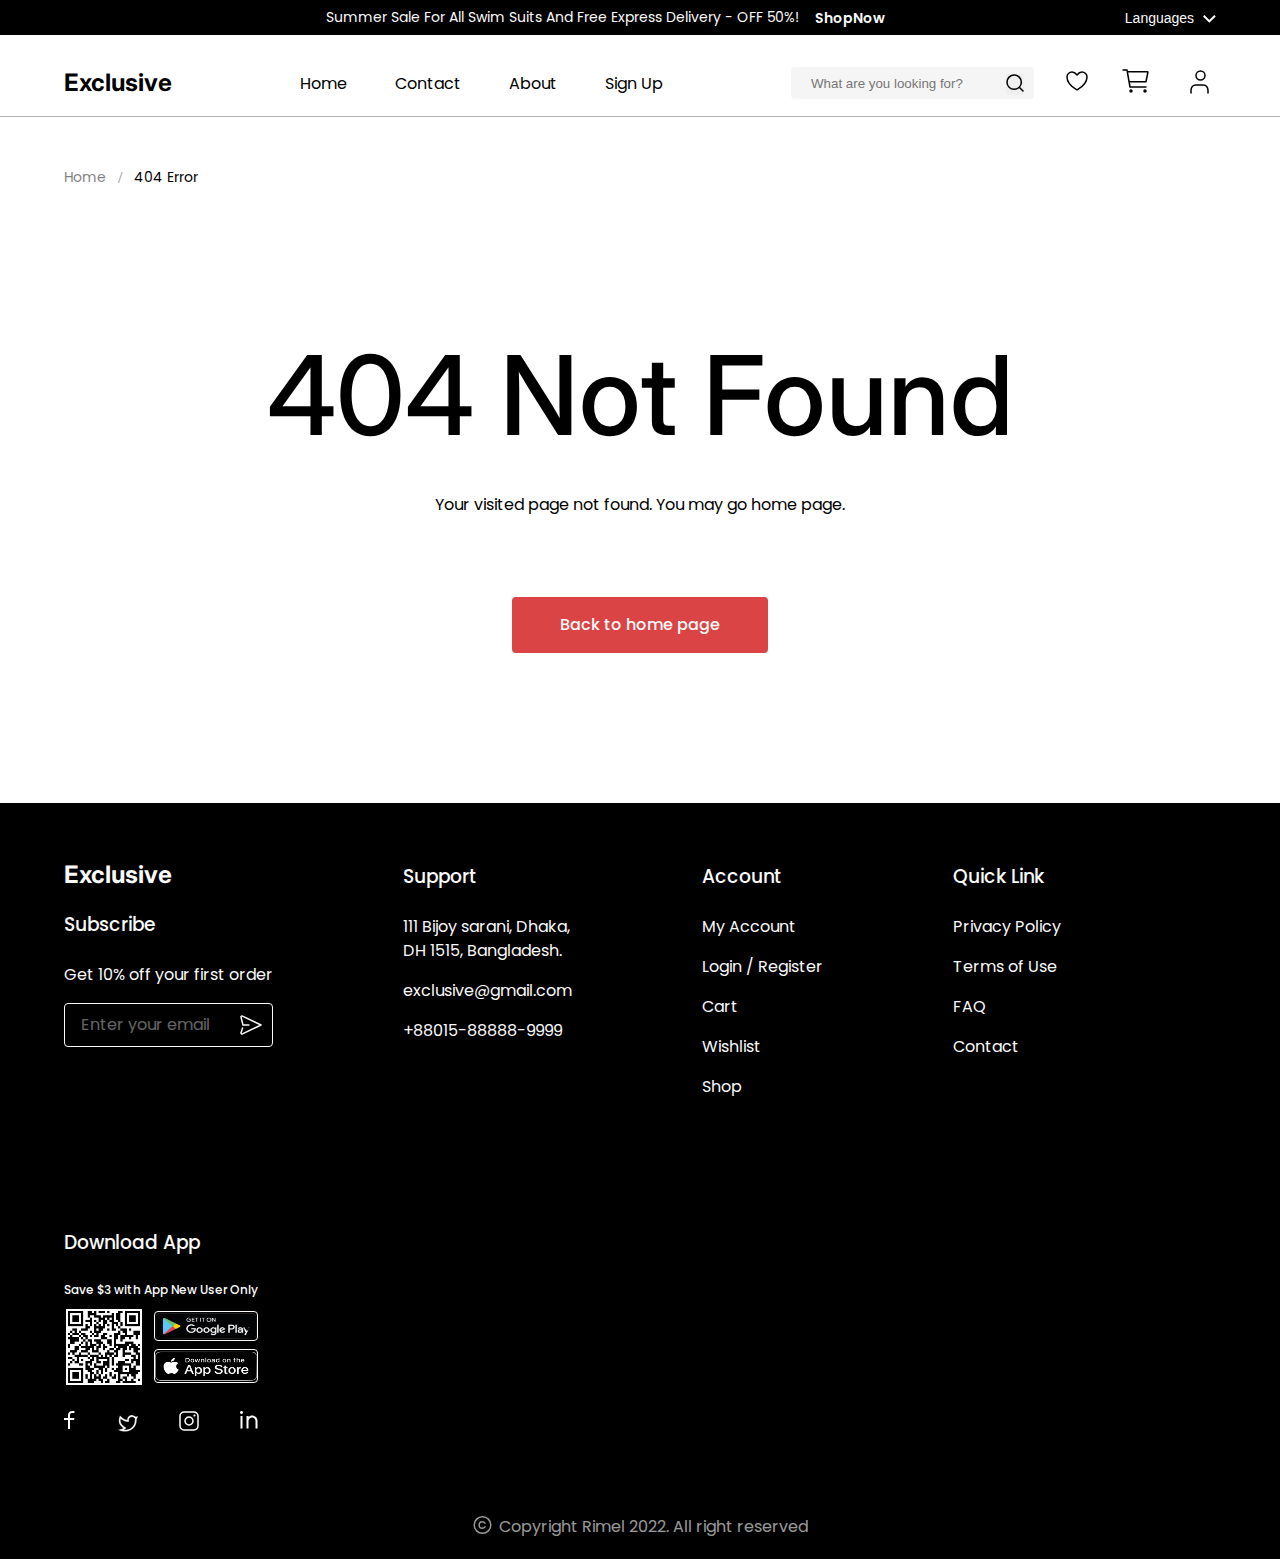
<file: 404-error.html>
<!DOCTYPE html>
<html lang="en">
<head>
    <meta charset="UTF-8">
    <meta name="viewport" content="width=device-width, initial-scale=1.0">
    <title>E Commerce Website</title>
    <link rel="stylesheet" href="https://cdnjs.cloudflare.com/ajax/libs/font-awesome/6.7.2/css/all.min.css"/>
    <link rel="stylesheet" href="./style.css">
</head>
<body>
    <header class="header border-bottom-black">
        <div class="header-top bg-black py-5 md-d-none ff-poppins">
            <div class="w-90 mx-auto my-0">
                <div class="flex justify-end align-center gap-15 lg-justify-center">
                    <div class="header-top-content flex justify-between align-center gap-1">
                        <h5 class="fs-14 fw-400 lh-21 ls-0 text-light-gray">
                            Summer Sale For All Swim Suits And Free Express Delivery - OFF 50%!
                        </h5>
                        <a href="#" class="fs-14 fw-600 lh-24 ls-0 text-light-gray hover">ShopNow</a>
                    </div>
                    <div class="header-top-dropdown relative">
                        <button class="fs-14 fw-400 lh-21 ls-0 text-light-gray bg-transparent border-none cursor-pointer dropdown" 
                        id="dropdownButton" data-target="dropdownContent">
                            <span class="me-5">Languages</span>
                            <svg width="13" height="8" viewBox="0 0 13 8" fill="none" xmlns="http://www.w3.org/2000/svg">
                                <path d="M6.36403 4.95L11.314 0L12.728 1.414L6.36403 7.778L2.67029e-05 1.414L1.41403 0L6.36403 4.95Z" 
                                fill="white"/>
                            </svg>     
                        </button>
                        <div class="d-none absolute bg-white dropdown-shadow z-1000" id="dropdownContent">
                            <div class="language text-black py-12 px-16 block cursor-pointer">English</div>
                            <div class="language text-black py-12 px-16 block cursor-pointer">French</div>
                            <div class="language text-black py-12 px-16 block cursor-pointer">Spanish</div>
                        </div>
                    </div>
                </div>
            </div>
        </div>
        <div class="header-bottom bg-white">
            <div class="w-90 mx-auto my-0">
                <nav class="header-bottom-content flex justify-between align-center py-30-15 relative">
                    <div class="logo ff-inter">
                        <h2 class="fs-24 fw-700 lh-24 ls-3 text-black">Exclusive</h2>
                    </div>
                    <div class="nav-links md-d-none">
                        <ul class="flex justify-between align-center gap-3 ff-poppins">
                            <li><a class="fs-16 fw-400 lh-24 ls-0 text-black" href="index.html">Home</a></li>
                            <li><a class="fs-16 fw-400 lh-24 ls-0 text-black" href="contact.html">Contact</a></li>
                            <li><a class="fs-16 fw-400 lh-24 ls-0 text-black" href="about.html">About</a></li>
                            <li><a class="fs-16 fw-400 lh-24 ls-0 text-black" href="signup.html">Sign Up</a></li>
                        </ul>
                    </div>
                    <div class="nav-right flex justify-between align-center gap-2 md-d-none">
                        <div class="search-bar bg-smokewhite border-none border-radius-4 p-7-12-20 relative w-243">
                            <input type="text" placeholder="What are you looking for?" class="bg-transparent border-none">
                            <button class="absolute border-none top-7 right-10 cursor-pointer">
                                <svg width="18" height="18" viewBox="0 0 18 18" fill="none" xmlns="http://www.w3.org/2000/svg">
                                    <path d="M17 17L13.2223 13.2156M15.3158 8.15789C15.3158 10.0563 14.5617 11.8769 13.2193 13.2193C11.8769 14.5617 10.0563 15.3158 8.15789 15.3158C6.2595 15.3158 4.43886 14.5617 3.0965 13.2193C1.75413 11.8769 1 10.0563 1 8.15789C1 6.2595 1.75413 4.43886 3.0965 3.0965C4.43886 1.75413 6.2595 1 8.15789 1C10.0563 1 11.8769 1.75413 13.2193 3.0965C14.5617 4.43886 15.3158 6.2595 15.3158 8.15789V8.15789Z" stroke="black" stroke-width="1.5" stroke-linecap="round"/>
                                </svg>
                            </button>
                        </div>
                        <a href="wishlist.html" class="cursor-pointer border-none outline-none bg-transparent">
                            <svg width="22" height="20" viewBox="0 0 22 20" fill="none" xmlns="http://www.w3.org/2000/svg">
                                <path d="M6 1C3.239 1 1 3.216 1 5.95C1 8.157 1.875 13.395 10.488 18.69C10.6423 18.7839 10.8194 18.8335 11 18.8335C11.1806 18.8335 11.3577 18.7839 11.512 18.69C20.125 13.395 21 8.157 21 5.95C21 3.216 18.761 1 16 1C13.239 1 11 4 11 4C11 4 8.761 1 6 1Z" stroke="black" stroke-width="1.5" stroke-linecap="round" stroke-linejoin="round"/>
                            </svg>
                        </a>
                        <a href="cart.html" class="cursor-pointer border-none outline-none bg-transparent">
                            <svg width="32" height="32" viewBox="0 0 32 32" fill="none" xmlns="http://www.w3.org/2000/svg">
                                <path d="M11 27C11.5523 27 12 26.5523 12 26C12 25.4477 11.5523 25 11 25C10.4477 25 10 25.4477 10 26C10 26.5523 10.4477 27 11 27Z" stroke="black" stroke-width="1.5" stroke-linecap="round" stroke-linejoin="round"/>
                                <path d="M25 27C25.5523 27 26 26.5523 26 26C26 25.4477 25.5523 25 25 25C24.4477 25 24 25.4477 24 26C24 26.5523 24.4477 27 25 27Z" stroke="black" stroke-width="1.5" stroke-linecap="round" stroke-linejoin="round"/>
                                <path d="M3 5H7L10 22H26" stroke="black" stroke-width="1.5" stroke-linecap="round" stroke-linejoin="round"/>
                                <path d="M10 16.6667H25.59C25.7056 16.6667 25.8177 16.6267 25.9072 16.5535C25.9966 16.4802 26.0579 16.3782 26.0806 16.2648L27.8806 7.26479C27.8951 7.19222 27.8934 7.11733 27.8755 7.04552C27.8575 6.97371 27.8239 6.90678 27.7769 6.84956C27.73 6.79234 27.6709 6.74625 27.604 6.71462C27.5371 6.68299 27.464 6.66661 27.39 6.66666H8" stroke="black" stroke-width="1.5" stroke-linecap="round" stroke-linejoin="round"/>
                            </svg>
                        </a>
                        <button class="cursor-pointer border-none outline-none bg-transparent">
                            <svg width="32" height="32" viewBox="0 0 32 32" fill="none" xmlns="http://www.w3.org/2000/svg">
                                <path d="M24 27V24.3333C24 22.9188 23.5224 21.5623 22.6722 20.5621C21.8221 19.5619 20.669 19 19.4667 19H11.5333C10.331 19 9.17795 19.5619 8.32778 20.5621C7.47762 21.5623 7 22.9188 7 24.3333V27" stroke="black" stroke-width="1.5" stroke-linecap="round" stroke-linejoin="round"/>
                                <path d="M16.5 14C18.9853 14 21 11.9853 21 9.5C21 7.01472 18.9853 5 16.5 5C14.0147 5 12 7.01472 12 9.5C12 11.9853 14.0147 14 16.5 14Z" stroke="black" stroke-width="1.5" stroke-linecap="round" stroke-linejoin="round"/>
                            </svg>
                        </button>         
                    </div>
                    <button class="hamburger cursor-pointer d-none md-block border-none outline-none bg-transparent">
                        <i class="fa-solid fa-bars text-black fs-24" id="hamburger2"></i>
                    </button>
                    <div class="mobile-menu-1 d-none flex-col align-center bg-white border-radius-8 absolute top-70 right-0 
                    w-full z-1000 box-shadow py-15 overflow-hidden open" id="mobileMenu2">
                        <div class="search-bar bg-smokewhite border-none border-radius-4 p-7-12-20 relative w-70 mb-70 mt-20 sm-w-90
                        mx-auto">
                            <input type="text" placeholder="What are you looking for?" class="bg-transparent border-none">
                            <button class="absolute border-none top-7 right-10 cursor-pointer">
                                <svg width="18" height="18" viewBox="0 0 18 18" fill="none" xmlns="http://www.w3.org/2000/svg">
                                    <path d="M17 17L13.2223 13.2156M15.3158 8.15789C15.3158 10.0563 14.5617 11.8769 13.2193 13.2193C11.8769 14.5617 10.0563 15.3158 8.15789 15.3158C6.2595 15.3158 4.43886 14.5617 3.0965 13.2193C1.75413 11.8769 1 10.0563 1 8.15789C1 6.2595 1.75413 4.43886 3.0965 3.0965C4.43886 1.75413 6.2595 1 8.15789 1C10.0563 1 11.8769 1.75413 13.2193 3.0965C14.5617 4.43886 15.3158 6.2595 15.3158 8.15789V8.15789Z" stroke="black" stroke-width="1.5" stroke-linecap="round"/>
                                </svg>
                            </button>
                        </div>
                        <div class="header-top-dropdown relative mb-100 flex justify-center align-center">
                            <button class="fs-14 fw-400 lh-21 ls-0 text-black bg-transparent border-none cursor-pointer dropdown" 
                            id="dropdownButton1" data-target="dropdownContent1">
                                <span class="me-5">Languages</span>
                                <svg width="13" height="8" viewBox="0 0 13 8" fill="none" xmlns="http://www.w3.org/2000/svg">
                                    <path d="M6.36403 4.95L11.314 0L12.728 1.414L6.36403 7.778L2.67029e-05 1.414L1.41403 0L6.36403 4.95Z" 
                                    fill="black"/>
                                </svg>     
                            </button>
                            <div class="d-none absolute top-23 bg-black dropdown-shadow" id="dropdownContent1">
                                <div class="language text-white py-12 px-16 block cursor-pointer">English</div>
                                <div class="language text-white py-12 px-16 block cursor-pointer">French</div>
                                <div class="language text-white py-12 px-16 block cursor-pointer">Spanish</div>
                            </div>
                        </div>
                        <div class="nav-links mb-100">
                            <ul class="flex flex-col text-center gap-3 ff-poppins">
                                <li><a class="fs-20 fw-600 lh-24 ls-0 text-black" href="index.html">Home</a></li>
                                <li><a class="fs-20 fw-600 lh-24 ls-0 text-black" href="contact.html">Contact</a></li>
                                <li><a class="fs-20 fw-600 lh-24 ls-0 text-black" href="about.html">About</a></li>
                                <li><a class="fs-20 fw-600 lh-24 ls-0 text-black" href="signup.html">Sign Up</a></li>
                            </ul>
                        </div>
                        <div class="nav-right flex lg-justify-center align-center gap-2">
                            <a href="wishlist.html" class="cursor-pointer border-none outline-none bg-transparent">
                                <svg width="22" height="20" viewBox="0 0 22 20" fill="none" xmlns="http://www.w3.org/2000/svg">
                                    <path d="M6 1C3.239 1 1 3.216 1 5.95C1 8.157 1.875 13.395 10.488 18.69C10.6423 18.7839 10.8194 18.8335 11 18.8335C11.1806 18.8335 11.3577 18.7839 11.512 18.69C20.125 13.395 21 8.157 21 5.95C21 3.216 18.761 1 16 1C13.239 1 11 4 11 4C11 4 8.761 1 6 1Z" stroke="black" stroke-width="1.5" stroke-linecap="round" stroke-linejoin="round"/>
                                </svg>
                            </a>
                            <a href="cart.html" class="cursor-pointer border-none outline-none bg-transparent">
                                <svg width="32" height="32" viewBox="0 0 32 32" fill="none" xmlns="http://www.w3.org/2000/svg">
                                    <path d="M11 27C11.5523 27 12 26.5523 12 26C12 25.4477 11.5523 25 11 25C10.4477 25 10 25.4477 10 26C10 26.5523 10.4477 27 11 27Z" stroke="black" stroke-width="1.5" stroke-linecap="round" stroke-linejoin="round"/>
                                    <path d="M25 27C25.5523 27 26 26.5523 26 26C26 25.4477 25.5523 25 25 25C24.4477 25 24 25.4477 24 26C24 26.5523 24.4477 27 25 27Z" stroke="black" stroke-width="1.5" stroke-linecap="round" stroke-linejoin="round"/>
                                    <path d="M3 5H7L10 22H26" stroke="black" stroke-width="1.5" stroke-linecap="round" stroke-linejoin="round"/>
                                    <path d="M10 16.6667H25.59C25.7056 16.6667 25.8177 16.6267 25.9072 16.5535C25.9966 16.4802 26.0579 16.3782 26.0806 16.2648L27.8806 7.26479C27.8951 7.19222 27.8934 7.11733 27.8755 7.04552C27.8575 6.97371 27.8239 6.90678 27.7769 6.84956C27.73 6.79234 27.6709 6.74625 27.604 6.71462C27.5371 6.68299 27.464 6.66661 27.39 6.66666H8" stroke="black" stroke-width="1.5" stroke-linecap="round" stroke-linejoin="round"/>
                                </svg>
                            </a>
                            <button class="cursor-pointer border-none outline-none bg-transparent">
                                <svg width="32" height="32" viewBox="0 0 32 32" fill="none" xmlns="http://www.w3.org/2000/svg">
                                    <path d="M24 27V24.3333C24 22.9188 23.5224 21.5623 22.6722 20.5621C21.8221 19.5619 20.669 19 19.4667 19H11.5333C10.331 19 9.17795 19.5619 8.32778 20.5621C7.47762 21.5623 7 22.9188 7 24.3333V27" stroke="black" stroke-width="1.5" stroke-linecap="round" stroke-linejoin="round"/>
                                    <path d="M16.5 14C18.9853 14 21 11.9853 21 9.5C21 7.01472 18.9853 5 16.5 5C14.0147 5 12 7.01472 12 9.5C12 11.9853 14.0147 14 16.5 14Z" stroke="black" stroke-width="1.5" stroke-linecap="round" stroke-linejoin="round"/>
                                </svg>
                            </button>         
                        </div>
                    </div>
                </nav>
            </div>
        </div>
    </header>

    <main class="main">
        <section class="404-error-heading mt-50">
            <div class="w-90 mx-auto my-0 flex align-center gap-12">
                <a href="index.html" class="ff-poppins fs-14 fw-400 lh-21 ls-0 text-black opacity-50">Home</a>
                <div class="text-black opacity-50">/</div>
                <a href="404-error.html" class="ff-poppins fs-14 fw-400 lh-21 ls-0 text-black">404 Error</a>
            </div>
        </section>
        <section class="404-not-found mt-150">
            <div class="w-90 mx-auto my-0">
                <div class="flex flex-col justify-center align-center gap-80">
                    <div class="404-not-found-top flex flex-col align-center gap-40">
                        <h1 class="ff-inter fs-110 fw-500 lh-115 ls-3 text-black">
                            404 Not Found
                        </h1>
                        <p class="ff-poppins fs-16 fw-400 lh-24 ls-0 text-black xxs-fs-16">
                            Your visited page not found. You may go home page.
                        </p>
                    </div>
                    <a href="index.html" class="bg-softred border-none border-radius-4 py-16 px-48 ff-poppins fs-16 fw-500 lh-24 ls-0
                    text-light-gray">
                        Back to home page
                    </a>
                </div>
            </div>
        </section>
    </main>

    <footer class="footer bg-black mt-150">
        <div class="footer-top border-bottom-white">
            <div class="w-90 mx-auto my-0 py-60 flex justify-center align-start xl-justify-start flex-wrap gap-130">
                <div class="footer-col flex flex-col gap-16">
                    <div class="footer-col-top flex flex-col gap-24 text-light-gray">
                        <h2 class="ff-inter fs-24 fw-700 lh-24 ls-3">Exclusive</h2>
                        <h3 class="ff-poppins fs-20 fw-500 lh-28 ls-0">Subscribe</h3>
                        <h4 class="ff-poppins fs-16 fw-400 lh-24 ls-0">Get 10% off your first order</h4>
                    </div>
                    <div class="footer-col-bottom py-12 ps-16 border-radius-4 border-light-gray relative">
                        <input type="text" placeholder="Enter your email" class="border-none bg-transparent outline-none text-light-gray">
                        <button class="top-11 right-10 absolute cursor-pointer bg-transparent border-none">
                            <svg width="22" height="20" viewBox="0 0 22 20" fill="none" xmlns="http://www.w3.org/2000/svg">
                                <path d="M8.91199 9.9998H2.99999L1.02299 2.1348C1.01033 2.0891 1.00262 2.04216 0.999989 1.9948C0.977989 
                                1.2738 1.77199 0.773804 2.45999 1.1038L21 9.9998L2.45999 18.8958C1.77999 19.2228 0.995989 18.7368 0.999989 
                                18.0288C1.00201 17.9655 1.01313 17.9029 1.03299 17.8428L2.49999 12.9998" stroke="#FAFAFA" 
                                stroke-width="1.5" stroke-linecap="round" stroke-linejoin="round"/>
                            </svg>
                        </button>
                    </div>
                </div>
                <div class="footer-col flex flex-col gap-24">
                    <h3 class="ff-poppins fs-20 fw-500 lh-28 ls-0 text-light-gray">Support</h3>
                    <div class="flex flex-col gap-16 text-light-gray">
                        <h4 class="ff-poppins fs-16 fw-400 lh-24 ls-0">
                            111 Bijoy sarani, Dhaka, <br>  DH 1515, Bangladesh.
                        </h4>
                        <h4 class="ff-poppins fs-16 fw-400 lh-24 ls-0">exclusive@gmail.com</h4>
                        <h4 class="ff-poppins fs-16 fw-400 lh-24 ls-0">+88015-88888-9999</h4>
                    </div>
                </div>
                <div class="footer-col flex flex-col gap-24">
                    <h3 class="ff-poppins fs-20 fw-500 lh-28 ls-0 text-light-gray">Account</h3>
                    <div class="flex flex-col gap-16">
                        <a href="account.html" class="ff-poppins fs-16 fw-400 lh-24 ls-0 text-light-gray">My Account</a>
                        <a href="signup.html" class="ff-poppins fs-16 fw-400 lh-24 ls-0 text-light-gray">Login / Register</a>
                        <a href="cart.html" class="ff-poppins fs-16 fw-400 lh-24 ls-0 text-light-gray">Cart</a>
                        <a href="wishlist.html" class="ff-poppins fs-16 fw-400 lh-24 ls-0 text-light-gray">Wishlist</a>
                        <a href="#" class="ff-poppins fs-16 fw-400 lh-24 ls-0 text-light-gray">Shop</a>
                    </div>
                </div>
                <div class="footer-col flex flex-col gap-24">
                    <h3 class="ff-poppins fs-20 fw-500 lh-28 ls-0 text-light-gray">Quick Link</h3>
                    <div class="flex flex-col gap-16">
                        <a href="#" class="ff-poppins fs-16 fw-400 lh-24 ls-0 text-light-gray">Privacy Policy</a>
                        <a href="#" class="ff-poppins fs-16 fw-400 lh-24 ls-0 text-light-gray">Terms of Use</a>
                        <a href="#" class="ff-poppins fs-16 fw-400 lh-24 ls-0 text-light-gray">FAQ</a>
                        <a href="contact.html" class="ff-poppins fs-16 fw-400 lh-24 ls-0 text-light-gray">Contact</a>
                    </div>
                </div>
                <div class="footer-col flex flex-col gap-24">
                    <div class="footer-col-top flex flex-col gap-24">
                        <h3 class="ff-poppins fs-20 fw-500 lh-28 ls-0 text-light-gray">Download App</h3>
                        <div class="flex flex-col gap-8">
                            <h6 class="ff-poppins fs-12 fw-500 lh-18 ls-0 text-light-gray">Save $3 with App New User Only</h6>
                            <div class="flex justify-between align-center">
                                <div class="qr-code w-80 h-80 flex justify-center align-center">
                                    <img src="./images/qrcode.jpg" alt="qrcode" class="w-76 h-76 border-white">
                                </div>
                                <div class="flex flex-col gap-8">
                                    <img src="./images/gplaystore.png" alt="gplaystore" class="w-104 h-30 border-radius-4 
                                    border-light-gray-1"> 
                                    <img src="./images/appstore.png" alt="appstore" class="w-104 h-34 border-radius-4 border-white-1">
                                </div>
                            </div>
                        </div>
                    </div>
                    <div class="footer-col-bottom flex justify-between align-start gap-24">
                        <svg width="11" height="18" viewBox="0 0 11 18" fill="none" xmlns="http://www.w3.org/2000/svg" 
                        class="cursor-pointer">
                            <path d="M6 7H10.5L10 9H6V18H4V9H0V7H4V5.128C4 3.345 4.186 2.698 4.534 2.046C4.87501 1.40181 5.40181 0.875009 
                            6.046 0.534C6.698 0.186 7.345 0 9.128 0C9.65 0 10.108 0.0500001 10.5 0.15V2H9.128C7.804 2 7.401 2.078 6.99 
                            2.298C6.686 2.46 6.46 2.686 6.298 2.99C6.078 3.401 6 3.804 6 5.128V7Z" fill="white"/>
                        </svg>
                        <svg width="23" height="24" viewBox="0 0 23 24" fill="none" xmlns="http://www.w3.org/2000/svg"
                        class="cursor-pointer">
                            <path d="M14.1211 4.44336C14.8883 4.1364 15.7199 4.03349 16.5352 4.1416L16.8838 4.20117C17.8082 4.39388 18.6557 
                            4.85462 19.3193 5.52637L19.3486 5.55664H19.3906C19.7296 5.55426 20.0806 5.59738 20.498 5.53809C20.882 5.48352 
                            21.3278 5.34203 21.915 5.00977C21.6091 6.49447 21.4324 7.16729 20.7646 8.08301L20.7451 8.10938V8.14258C20.7451 
                            11.9414 19.5781 14.7564 17.8262 16.7393C16.1825 18.5994 14.0186 19.7335 11.8057 20.2568L11.3623 20.3535C9.7452 
                            20.6761 7.754 20.5731 5.99609 20.2109C5.11794 20.03 4.30096 19.7842 3.62012 19.4971C3.03699 19.2511 2.56006 
                            18.9759 2.22949 18.6885C2.6606 18.6463 3.41195 18.553 4.24414 18.3594C5.24389 18.1267 6.37194 17.749 7.20312 
                            17.1406L7.31934 17.0557L7.19922 16.9766C6.50766 16.5207 4.81165 15.4984 3.73145 13.5166C2.66701 11.5637 2.19288 
                            8.66296 3.91406 4.42578C5.47307 6.22095 7.05692 7.48915 8.66602 8.22363L8.99512 8.36719C9.57627 8.60556 9.94226 
                            8.72333 10.2314 8.79102C10.5195 8.85841 10.7322 8.8754 10.9922 8.91113L11.2871 8.95215L11.1074 8.77148C11.1323 
                            7.84188 11.4255 6.93867 11.9541 6.17285C12.4234 5.49307 13.0591 4.94768 13.7979 4.58691L14.1211 4.44336ZM15.9053 
                            5.90137C15.119 5.90124 14.3638 6.20994 13.8027 6.76074C13.3119 7.24267 13.0038 7.87627 12.9248 8.55371L12.9053 
                            8.84668L12.877 10.4209C12.8756 10.4914 12.8592 10.5613 12.8291 10.625C12.799 10.6887 12.7556 10.7452 12.7021 
                            10.791C12.6487 10.8368 12.5861 10.8716 12.5186 10.8916C12.4848 10.9016 12.45 10.9075 12.415 10.9102L12.3105 
                            10.9072L10.749 10.6953C8.71753 10.4183 6.7663 9.48248 4.88965 7.91895L4.75781 7.80859L4.72754 7.97754C4.42573 
                            9.64812 4.56793 11.0709 5.14746 12.3018C5.69051 13.455 6.61342 14.4312 7.89453 15.2832L8.15625 15.4521L9.90234 
                            16.5498C9.97145 16.5932 10.0296 16.6529 10.0703 16.7236C10.111 16.7944 10.1339 16.8744 10.1367 16.9561C10.1395 
                            17.0377 10.1217 17.1189 10.0859 17.1924C10.0681 17.229 10.0455 17.2629 10.0195 17.2939L9.93066 17.3779L8.33887 
                            18.541L8.11523 18.7041L8.3916 18.7207C9.22554 18.7727 10.0251 18.7474 10.7188 18.6396L11.0098 18.5879C13.3887 
                            18.1129 15.375 16.9789 16.7656 15.2207C18.1559 13.4627 18.9453 11.0883 18.9453 8.14258C18.9453 7.99705 18.8715 
                            7.78499 18.7441 7.55762C18.6144 7.32598 18.4211 7.06491 18.167 6.82031C17.6901 6.36143 16.9936 5.95525 16.0889 
                            5.90625L15.9053 5.90137Z" fill="white" stroke="black" stroke-width="0.2"/>
                        </svg>
                        <svg width="20" height="20" viewBox="0 0 20 20" fill="none" xmlns="http://www.w3.org/2000/svg" 
                        class="cursor-pointer">
                            <path d="M15 1H5C3.93913 1 2.92172 1.42143 2.17157 2.17157C1.42143 2.92172 1 3.93913 1 5V15C1 16.0609 1.42143 
                            17.0783 2.17157 17.8284C2.92172 18.5786 3.93913 19 5 19H15C16.0609 19 17.0783 18.5786 17.8284 17.8284C18.5786 
                            17.0783 19 16.0609 19 15V5C19 3.93913 18.5786 2.92172 17.8284 2.17157C17.0783 1.42143 16.0609 1 15 1Z" 
                            stroke="white" stroke-width="1.5" stroke-linejoin="round"/>
                            <path d="M10 14C11.0609 14 12.0783 13.5786 12.8284 12.8284C13.5786 12.0783 14 11.0609 14 10C14 8.93913 13.5786 
                            7.92172 12.8284 7.17157C12.0783 6.42143 11.0609 6 10 6C8.93913 6 7.92172 6.42143 7.17157 7.17157C6.42143 7.92172 
                            6 8.93913 6 10C6 11.0609 6.42143 12.0783 7.17157 12.8284C7.92172 13.5786 8.93913 14 10 14V14Z" stroke="white" 
                            stroke-width="1.5" stroke-linejoin="round"/>
                            <path d="M15.5 5.5C15.7652 5.5 16.0196 5.39464 16.2071 5.20711C16.3946 5.01957 16.5 4.76522 16.5 4.5C16.5 
                            4.23478 16.3946 3.98043 16.2071 3.79289C16.0196 3.60536 15.7652 3.5 15.5 3.5C15.2348 3.5 14.9804 3.60536 14.7929 
                            3.79289C14.6054 3.98043 14.5 4.23478 14.5 4.5C14.5 4.76522 14.6054 5.01957 14.7929 5.20711C14.9804 5.39464 
                            15.2348 5.5 15.5 5.5Z" fill="white"/>
                        </svg>
                        <svg width="18" height="18" viewBox="0 0 18 18" fill="none" xmlns="http://www.w3.org/2000/svg"
                        class="cursor-pointer">
                            <path d="M8.5 6.05C9.417 5.113 10.611 4.5 12 4.5C13.4587 4.5 14.8576 5.07946 15.8891 6.11091C16.9205 7.14236 
                            17.5 8.54131 17.5 10V17.5H15.5V10C15.5 9.07174 15.1313 8.1815 14.4749 7.52513C13.8185 6.86875 12.9283 6.5 12 
                            6.5C11.0717 6.5 10.1815 6.86875 9.52513 7.52513C8.86875 8.1815 8.5 9.07174 8.5 10V17.5H6.5V5H8.5V6.05ZM1.5 
                            3C1.10218 3 0.720644 2.84196 0.43934 2.56066C0.158035 2.27936 0 1.89782 0 1.5C0 1.10218 0.158035 0.720644 
                            0.43934 0.43934C0.720644 0.158035 1.10218 0 1.5 0C1.89782 0 2.27936 0.158035 2.56066 0.43934C2.84196 0.720644 3 
                            1.10218 3 1.5C3 1.89782 2.84196 2.27936 2.56066 2.56066C2.27936 2.84196 1.89782 3 1.5 3ZM0.5 5H2.5V17.5H0.5V5Z" 
                            fill="white"/>
                        </svg>
                    </div>
                </div>
            </div>
        </div>
        <div class="footer-bottom w-90 mx-auto my-0 flex justify-center align-center py-20">
            <div class="copyright flex gap-6 opacity-60">
                <svg width="21" height="20" viewBox="0 0 21 20" fill="none" xmlns="http://www.w3.org/2000/svg">
                    <path d="M10.5 18.3332C15.1024 18.3332 18.8334 14.6022 18.8334 9.99984C18.8334 5.39746 15.1024 1.6665 10.5 
                    1.6665C5.89765 1.6665 2.16669 5.39746 2.16669 9.99984C2.16669 14.6022 5.89765 18.3332 10.5 18.3332Z" stroke="white" 
                    stroke-width="1.5" stroke-linecap="round" stroke-linejoin="round"/>
                    <path d="M13 8.14799C13 8.14799 11.9706 6.6665 10.2549 6.6665C8.53924 6.6665 7.16669 8.14799 7.16669 9.99984C7.16669 
                    11.8517 8.53924 13.3332 10.2549 13.3332C11.9706 13.3332 13 11.8517 13 11.8517" stroke="white" stroke-width="1.5" 
                    stroke-linecap="round" stroke-linejoin="round"/>
                </svg>
                <h4 class="ff-poppins fs-16 fw-400 lh-24 ls-0 text-white xxxs-fs-16">Copyright Rimel 2022. All right reserved</h4>
            </div>
        </div>
    </footer>

    <script src="./script2.js"></script>
</body>
</html>
</file>
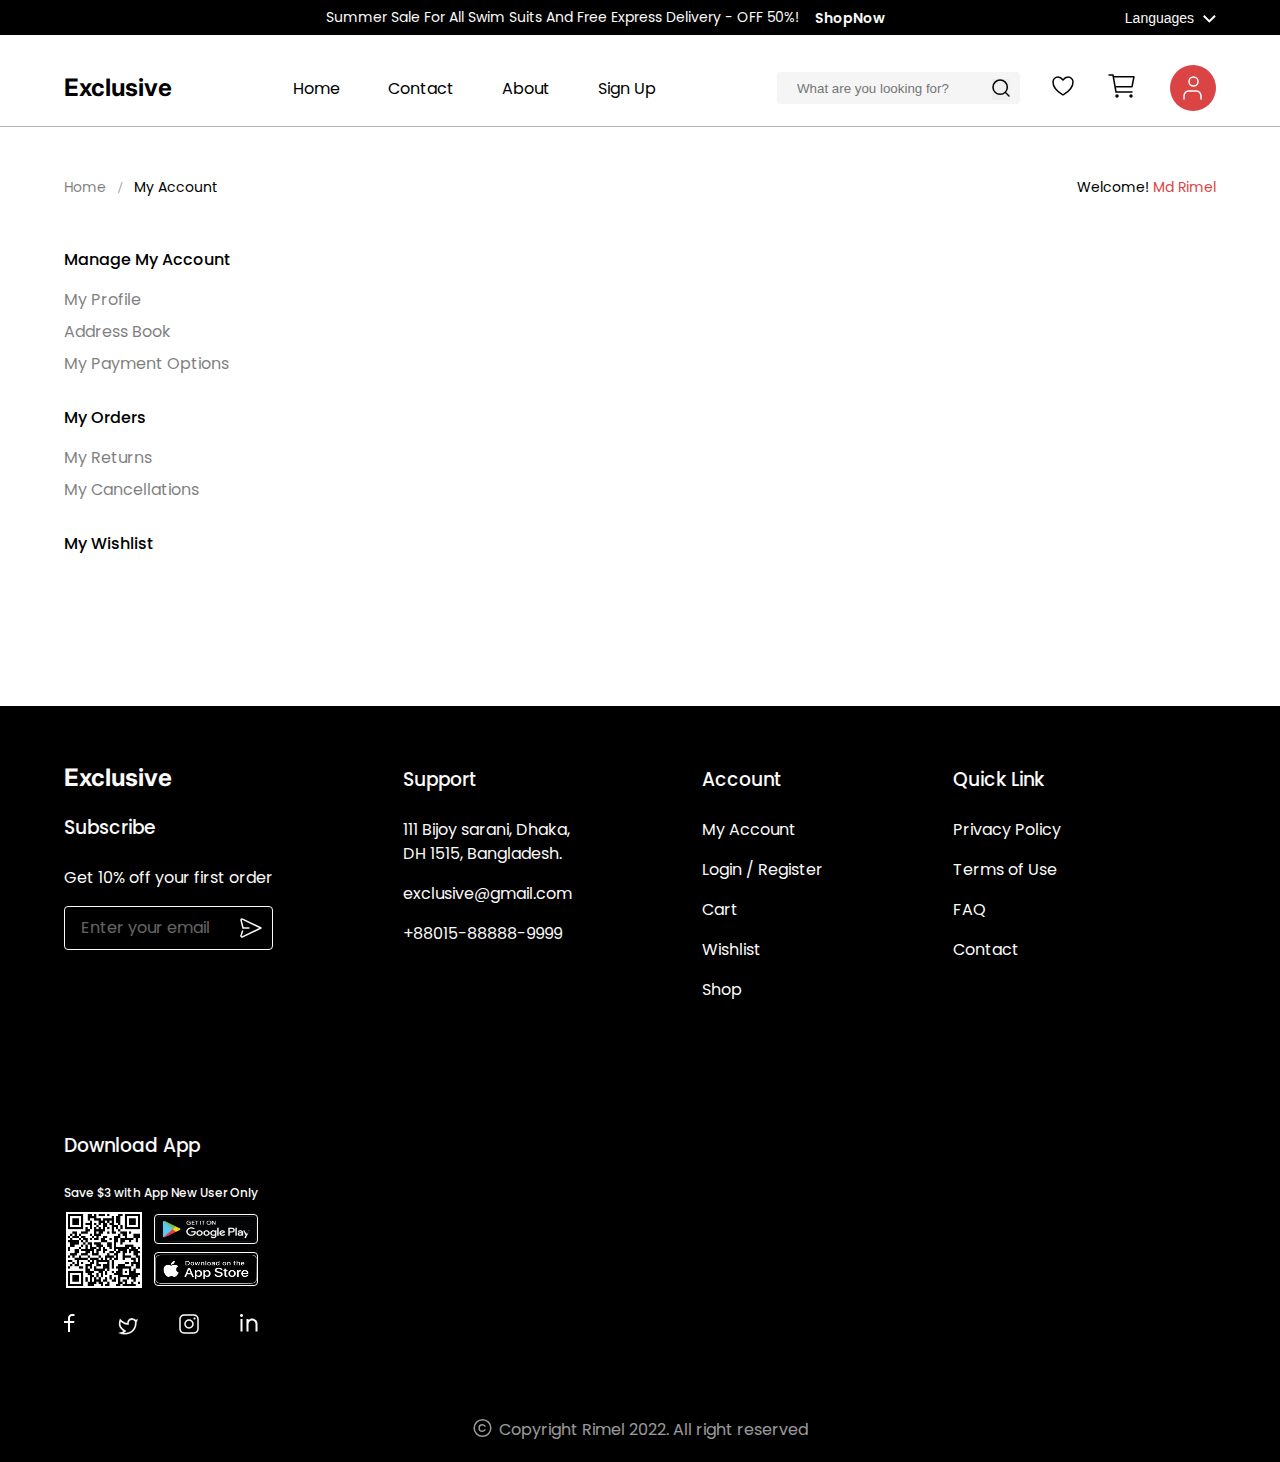
<file: account.html>
<!DOCTYPE html>
<html lang="en">
<head>
    <meta charset="UTF-8">
    <meta name="viewport" content="width=device-width, initial-scale=1.0">
    <title>E Commerce Website</title>
    <link rel="stylesheet" href="https://cdnjs.cloudflare.com/ajax/libs/font-awesome/6.7.2/css/all.min.css"/>
    <link rel="stylesheet" href="./style.css">
</head>
<body>
    <header class="header border-bottom-black">
        <div class="header-top bg-black py-5 md-d-none ff-poppins">
            <div class="w-90 mx-auto my-0">
                <div class="flex justify-end align-center gap-15 lg-justify-center">
                    <div class="header-top-content flex justify-between align-center gap-1">
                        <h5 class="fs-14 fw-400 lh-21 ls-0 text-light-gray">
                            Summer Sale For All Swim Suits And Free Express Delivery - OFF 50%!
                        </h5>
                        <a href="#" class="fs-14 fw-600 lh-24 ls-0 text-light-gray hover">ShopNow</a>
                    </div>
                    <div class="header-top-dropdown relative">
                        <button class="fs-14 fw-400 lh-21 ls-0 text-light-gray bg-transparent border-none cursor-pointer dropdown" 
                        id="dropdownButton" data-target="dropdownContent">
                            <span class="me-5">Languages</span>
                            <svg width="13" height="8" viewBox="0 0 13 8" fill="none" xmlns="http://www.w3.org/2000/svg">
                                <path d="M6.36403 4.95L11.314 0L12.728 1.414L6.36403 7.778L2.67029e-05 1.414L1.41403 0L6.36403 4.95Z" 
                                fill="white"/>
                            </svg>     
                        </button>
                        <div class="d-none absolute bg-white dropdown-shadow z-1000" id="dropdownContent">
                            <div class="language text-black py-12 px-16 block cursor-pointer">English</div>
                            <div class="language text-black py-12 px-16 block cursor-pointer">French</div>
                            <div class="language text-black py-12 px-16 block cursor-pointer">Spanish</div>
                        </div>
                    </div>
                </div>
            </div>
        </div>
        <div class="header-bottom bg-white">
            <div class="w-90 mx-auto my-0">
                <nav class="header-bottom-content flex justify-between align-center py-30-15 relative">
                    <div class="logo ff-inter">
                        <h2 class="fs-24 fw-700 lh-24 ls-3 text-black">Exclusive</h2>
                    </div>
                    <div class="nav-links md-d-none">
                        <ul class="flex justify-between align-center gap-3 ff-poppins">
                            <li><a class="fs-16 fw-400 lh-24 ls-0 text-black" href="index.html">Home</a></li>
                            <li><a class="fs-16 fw-400 lh-24 ls-0 text-black" href="contact.html">Contact</a></li>
                            <li><a class="fs-16 fw-400 lh-24 ls-0 text-black" href="about.html">About</a></li>
                            <li><a class="fs-16 fw-400 lh-24 ls-0 text-black" href="signup.html">Sign Up</a></li>
                        </ul>
                    </div>
                    <div class="nav-right flex justify-between align-center gap-2 md-d-none">
                        <div class="search-bar bg-smokewhite border-none border-radius-4 p-7-12-20 relative w-243">
                            <input type="text" placeholder="What are you looking for?" class="bg-transparent border-none">
                            <button class="absolute border-none top-7 right-10 cursor-pointer">
                                <svg width="18" height="18" viewBox="0 0 18 18" fill="none" xmlns="http://www.w3.org/2000/svg">
                                    <path d="M17 17L13.2223 13.2156M15.3158 8.15789C15.3158 10.0563 14.5617 11.8769 13.2193 13.2193C11.8769 14.5617 10.0563 15.3158 8.15789 15.3158C6.2595 15.3158 4.43886 14.5617 3.0965 13.2193C1.75413 11.8769 1 10.0563 1 8.15789C1 6.2595 1.75413 4.43886 3.0965 3.0965C4.43886 1.75413 6.2595 1 8.15789 1C10.0563 1 11.8769 1.75413 13.2193 3.0965C14.5617 4.43886 15.3158 6.2595 15.3158 8.15789V8.15789Z" stroke="black" stroke-width="1.5" stroke-linecap="round"/>
                                </svg>
                            </button>
                        </div>
                        <a href="wishlist.html" class="cursor-pointer border-none outline-none bg-transparent">
                            <svg width="22" height="20" viewBox="0 0 22 20" fill="none" xmlns="http://www.w3.org/2000/svg">
                                <path d="M6 1C3.239 1 1 3.216 1 5.95C1 8.157 1.875 13.395 10.488 18.69C10.6423 18.7839 10.8194 18.8335 11 18.8335C11.1806 18.8335 11.3577 18.7839 11.512 18.69C20.125 13.395 21 8.157 21 5.95C21 3.216 18.761 1 16 1C13.239 1 11 4 11 4C11 4 8.761 1 6 1Z" stroke="black" stroke-width="1.5" stroke-linecap="round" stroke-linejoin="round"/>
                            </svg>
                        </a>
                        <a href="cart.html" class="cursor-pointer border-none outline-none bg-transparent">
                            <svg width="32" height="32" viewBox="0 0 32 32" fill="none" xmlns="http://www.w3.org/2000/svg">
                                <path d="M11 27C11.5523 27 12 26.5523 12 26C12 25.4477 11.5523 25 11 25C10.4477 25 10 25.4477 10 26C10 26.5523 10.4477 27 11 27Z" stroke="black" stroke-width="1.5" stroke-linecap="round" stroke-linejoin="round"/>
                                <path d="M25 27C25.5523 27 26 26.5523 26 26C26 25.4477 25.5523 25 25 25C24.4477 25 24 25.4477 24 26C24 26.5523 24.4477 27 25 27Z" stroke="black" stroke-width="1.5" stroke-linecap="round" stroke-linejoin="round"/>
                                <path d="M3 5H7L10 22H26" stroke="black" stroke-width="1.5" stroke-linecap="round" stroke-linejoin="round"/>
                                <path d="M10 16.6667H25.59C25.7056 16.6667 25.8177 16.6267 25.9072 16.5535C25.9966 16.4802 26.0579 16.3782 26.0806 16.2648L27.8806 7.26479C27.8951 7.19222 27.8934 7.11733 27.8755 7.04552C27.8575 6.97371 27.8239 6.90678 27.7769 6.84956C27.73 6.79234 27.6709 6.74625 27.604 6.71462C27.5371 6.68299 27.464 6.66661 27.39 6.66666H8" stroke="black" stroke-width="1.5" stroke-linecap="round" stroke-linejoin="round"/>
                            </svg>
                        </a>
                        <button type="button" class="cursor-pointer bg-softred w-46 h-46 border-radius-47 border-none flex 
                        justify-center align-center profile-dropdown-btn" data-target="profile-dropdown-content">
                            <svg width="32" height="32" viewBox="0 0 32 32" fill="none" xmlns="http://www.w3.org/2000/svg">
                                <path d="M24 27V24.3333C24 22.9188 23.5224 21.5623 22.6722 20.5621C21.8221 19.5619 20.669 19 19.4667 
                                19H11.5333C10.331 19 9.17795 19.5619 8.32778 20.5621C7.47762 21.5623 7 22.9188 7 24.3333V27" 
                                stroke="white" stroke-width="1.5" stroke-linecap="round" stroke-linejoin="round"/>
                                <path d="M16.5 14C18.9853 14 21 11.9853 21 9.5C21 7.01472 18.9853 5 16.5 5C14.0147 5 12 7.01472 12 
                                9.5C12 11.9853 14.0147 14 16.5 14Z" stroke="white" stroke-width="1.5" stroke-linecap="round" 
                                stroke-linejoin="round"/>
                            </svg>
                        </button>
                        <div class="d-none absolute border-none border-radius-4 bg-black-3 w-224 h-208 z-1000 
                        top-80 right-0 flex flex-col align-start gap-13 py-10 px-12" id="profile-dropdown-content">
                            <a href="#" class="flex align-center gap-16">
                                <svg width="32" height="32" viewBox="0 0 32 32" fill="none" xmlns="http://www.w3.org/2000/svg">
                                    <path d="M24 27V24.3333C24 22.9188 23.5224 21.5623 22.6722 20.5621C21.8221 19.5619 20.669 19 19.4667 
                                    19H11.5333C10.331 19 9.17795 19.5619 8.32778 20.5621C7.47762 21.5623 7 22.9188 7 24.3333V27" 
                                    stroke="#FAFAFA" stroke-width="1.5" stroke-linecap="round" stroke-linejoin="round"/>
                                    <path d="M16.5 14C18.9853 14 21 11.9853 21 9.5C21 7.01472 18.9853 5 16.5 5C14.0147 5 12 7.01472 12 
                                    9.5C12 11.9853 14.0147 14 16.5 14Z" stroke="#FAFAFA" stroke-width="1.5" stroke-linecap="round" 
                                    stroke-linejoin="round"/>
                                </svg>
                                <span class="ff-poppins fs-14 fw-400 lh-21 ls-0 text-light-gray">Manage My Account</span>
                            </a>
                            <a href="#" class="flex align-center gap-16">
                                <svg width="24" height="24" viewBox="0 0 24 24" fill="none" xmlns="http://www.w3.org/2000/svg">
                                    <path d="M3 6.3V20.5C3 20.7652 3.10536 21.0196 3.29289 21.2071C3.48043 21.3946 3.73478 21.5 4 
                                    21.5H20C20.2652 21.5 20.5196 21.3946 20.7071 21.2071C20.8946 21.0196 21 20.7652 21 20.5V6.3H3Z" 
                                    stroke="#FAFAFA" stroke-width="1.5" stroke-linejoin="round"/>
                                    <path d="M21 6.3L18.1665 2.5H5.8335L3 6.3M15.7775 9.6C15.7775 11.699 14.0865 13.4 12 13.4C9.9135 
                                    13.4 8.222 11.699 8.222 9.6" stroke="#FAFAFA" stroke-width="1.5" stroke-linecap="round" 
                                    stroke-linejoin="round"/>
                                </svg>

                                <span class="ff-poppins fs-14 fw-400 lh-21 ls-0 text-light-gray">My Order</span>
                            </a>
                            <a href="#" class="flex align-center gap-16">
                                <svg width="24" height="24" viewBox="0 0 24 24" fill="none" xmlns="http://www.w3.org/2000/svg">
                                    <g clip-path="url(#clip0_1740_458)">
                                    <path d="M8 16L12 12M16 8L11.9992 12M11.9992 12L8 8M12 12L16 16" stroke="#FAFAFA" stroke-width="1.5" 
                                    stroke-linecap="round" stroke-linejoin="round"/>
                                    <circle cx="12" cy="12" r="11.25" stroke="white" stroke-width="1.5"/>
                                    </g>
                                    <defs>
                                    <clipPath id="clip0_1740_458">
                                    <rect width="24" height="24" fill="white"/>
                                    </clipPath>
                                    </defs> 
                                </svg>
                                <span class="ff-poppins fs-14 fw-400 lh-21 ls-0 text-light-gray">My Cancellations</span>
                            </a>
                            <a href="#" class="flex align-center gap-16">
                                <svg width="24" height="24" viewBox="0 0 24 24" fill="none" xmlns="http://www.w3.org/2000/svg">
                                    <path d="M11.3789 4.54785C11.5559 3.97537 12.3269 3.93954 12.5781 4.44043L12.6211 4.54785L13.8184 
                                    8.4209C14.0968 9.32148 14.9295 9.93631 15.8721 9.93652H19.8281C20.4125 9.93652 20.6828 10.6324 
                                    20.3047 11.0293L20.2207 11.1045L16.8906 13.623C16.214 14.1349 15.9054 14.9929 16.0898 
                                    15.8105L16.1338 15.9736L17.3867 20.0264C17.5618 20.5935 16.9572 21.0572 16.4668 20.7959L16.3701 
                                    20.7344L13.3076 18.3877C12.5844 17.8337 11.5971 17.7994 10.8408 18.2842L10.6924 18.3877L7.61328 
                                    20.7471C7.14271 21.107 6.49865 20.7024 6.57227 20.1523L6.59668 20.04L7.83203 16.0049C8.07847 15.2 
                                    7.83198 14.3308 7.21289 13.7754L7.08398 13.668L3.73438 11.1025C3.24116 10.7247 3.50858 9.93652 
                                    4.12988 9.93652H8.12793C9.01155 9.93633 9.79867 9.39635 10.123 8.58691L10.1816 8.4209L11.3789 
                                    4.54785Z" stroke="#FAFAFA" stroke-width="1.5"/>
                                </svg>
                                <span class="ff-poppins fs-14 fw-400 lh-21 ls-0 text-light-gray">My Reviews</span>
                            </a>
                            <a href="#" class="flex align-center gap-16">
                                <svg width="24" height="24" viewBox="0 0 24 24" fill="none" xmlns="http://www.w3.org/2000/svg">
                                    <path d="M4 12H13.5M6 15L3 12L6 9M11 7V6C11 5.46957 11.2107 4.96086 11.5858 4.58579C11.9609 4.21071 
                                    12.4696 4 13 4H18C18.5304 4 19.0391 4.21071 19.4142 4.58579C19.7893 4.96086 20 5.46957 20 6V18C20 
                                    18.5304 19.7893 19.0391 19.4142 19.4142C19.0391 19.7893 18.5304 20 18 20H13C12.4696 20 11.9609 
                                    19.7893 11.5858 19.4142C11.2107 19.0391 11 18.5304 11 18V17" stroke="#FAFAFA" stroke-width="1.5" 
                                    stroke-linecap="round" stroke-linejoin="round"/>
                                </svg>
                                <span class="ff-poppins fs-14 fw-400 lh-21 ls-0 text-light-gray">Logout</span>
                            </a>
                        </div>          
                    </div>
                    <button class="hamburger cursor-pointer d-none md-block border-none outline-none bg-transparent">
                        <i class="fa-solid fa-bars text-black fs-24" id="hamburger2"></i>
                    </button>
                    <div class="mobile-menu-1 d-none flex-col align-center bg-white border-radius-8 absolute top-70 right-0 
                    w-full z-1000 box-shadow py-15 overflow-hidden open" id="mobileMenu2">
                        <div class="search-bar bg-smokewhite border-none border-radius-4 p-7-12-20 relative w-70 mb-70 mt-20 sm-w-90
                        mx-auto">
                            <input type="text" placeholder="What are you looking for?" class="bg-transparent border-none">
                            <button class="absolute border-none top-7 right-10 cursor-pointer">
                                <svg width="18" height="18" viewBox="0 0 18 18" fill="none" xmlns="http://www.w3.org/2000/svg">
                                    <path d="M17 17L13.2223 13.2156M15.3158 8.15789C15.3158 10.0563 14.5617 11.8769 13.2193 13.2193C11.8769 14.5617 10.0563 15.3158 8.15789 15.3158C6.2595 15.3158 4.43886 14.5617 3.0965 13.2193C1.75413 11.8769 1 10.0563 1 8.15789C1 6.2595 1.75413 4.43886 3.0965 3.0965C4.43886 1.75413 6.2595 1 8.15789 1C10.0563 1 11.8769 1.75413 13.2193 3.0965C14.5617 4.43886 15.3158 6.2595 15.3158 8.15789V8.15789Z" stroke="black" stroke-width="1.5" stroke-linecap="round"/>
                                </svg>
                            </button>
                        </div>
                        <div class="profile-dropdown relative mb-70 flex justify-center align-center">
                            <button type="button" class="cursor-pointer bg-softred w-46 h-46 border-radius-50 border-none flex 
                            justify-center align-center profile-dropdown-btn" data-target="profile-dropdown-content1">
                                <svg width="32" height="32" viewBox="0 0 32 32" fill="none" xmlns="http://www.w3.org/2000/svg">
                                    <path d="M24 27V24.3333C24 22.9188 23.5224 21.5623 22.6722 20.5621C21.8221 19.5619 20.669 19 19.4667 
                                    19H11.5333C10.331 19 9.17795 19.5619 8.32778 20.5621C7.47762 21.5623 7 22.9188 7 24.3333V27" 
                                    stroke="white" stroke-width="1.5" stroke-linecap="round" stroke-linejoin="round"/>
                                    <path d="M16.5 14C18.9853 14 21 11.9853 21 9.5C21 7.01472 18.9853 5 16.5 5C14.0147 5 12 7.01472 12 
                                    9.5C12 11.9853 14.0147 14 16.5 14Z" stroke="white" stroke-width="1.5" stroke-linecap="round" 
                                    stroke-linejoin="round"/>
                                </svg>
                            </button>
                            <div class="d-none absolute border-none border-radius-4 bg-black-1 w-224 h-208 z-1000 
                            top-50 flex flex-col align-start gap-13 py-10 px-12" id="profile-dropdown-content1">
                                <a href="#" class="flex align-center gap-16">
                                    <svg width="32" height="32" viewBox="0 0 32 32" fill="none" xmlns="http://www.w3.org/2000/svg">
                                        <path d="M24 27V24.3333C24 22.9188 23.5224 21.5623 22.6722 20.5621C21.8221 19.5619 20.669 19 19.4667 
                                        19H11.5333C10.331 19 9.17795 19.5619 8.32778 20.5621C7.47762 21.5623 7 22.9188 7 24.3333V27" 
                                        stroke="#FAFAFA" stroke-width="1.5" stroke-linecap="round" stroke-linejoin="round"/>
                                        <path d="M16.5 14C18.9853 14 21 11.9853 21 9.5C21 7.01472 18.9853 5 16.5 5C14.0147 5 12 7.01472 12 
                                        9.5C12 11.9853 14.0147 14 16.5 14Z" stroke="#FAFAFA" stroke-width="1.5" stroke-linecap="round" 
                                        stroke-linejoin="round"/>
                                    </svg>
                                    <span class="ff-poppins fs-14 fw-400 lh-21 ls-0 text-light-gray">Manage My Account</span>
                                </a>
                                <a href="#" class="flex align-center gap-16">
                                    <svg width="24" height="24" viewBox="0 0 24 24" fill="none" xmlns="http://www.w3.org/2000/svg">
                                        <path d="M3 6.3V20.5C3 20.7652 3.10536 21.0196 3.29289 21.2071C3.48043 21.3946 3.73478 21.5 4 
                                        21.5H20C20.2652 21.5 20.5196 21.3946 20.7071 21.2071C20.8946 21.0196 21 20.7652 21 20.5V6.3H3Z" 
                                        stroke="#FAFAFA" stroke-width="1.5" stroke-linejoin="round"/>
                                        <path d="M21 6.3L18.1665 2.5H5.8335L3 6.3M15.7775 9.6C15.7775 11.699 14.0865 13.4 12 13.4C9.9135 
                                        13.4 8.222 11.699 8.222 9.6" stroke="#FAFAFA" stroke-width="1.5" stroke-linecap="round" 
                                        stroke-linejoin="round"/>
                                    </svg>

                                    <span class="ff-poppins fs-14 fw-400 lh-21 ls-0 text-light-gray">My Order</span>
                                </a>
                                <a href="#" class="flex align-center gap-16">
                                    <svg width="24" height="24" viewBox="0 0 24 24" fill="none" xmlns="http://www.w3.org/2000/svg">
                                        <g clip-path="url(#clip0_1740_458)">
                                        <path d="M8 16L12 12M16 8L11.9992 12M11.9992 12L8 8M12 12L16 16" stroke="#FAFAFA" stroke-width="1.5" 
                                        stroke-linecap="round" stroke-linejoin="round"/>
                                        <circle cx="12" cy="12" r="11.25" stroke="white" stroke-width="1.5"/>
                                        </g>
                                        <defs>
                                        <clipPath id="clip0_1740_458">
                                        <rect width="24" height="24" fill="white"/>
                                        </clipPath>
                                        </defs> 
                                    </svg>
                                    <span class="ff-poppins fs-14 fw-400 lh-21 ls-0 text-light-gray">My Cancellations</span>
                                </a>
                                <a href="#" class="flex align-center gap-16">
                                    <svg width="24" height="24" viewBox="0 0 24 24" fill="none" xmlns="http://www.w3.org/2000/svg">
                                        <path d="M11.3789 4.54785C11.5559 3.97537 12.3269 3.93954 12.5781 4.44043L12.6211 4.54785L13.8184 
                                        8.4209C14.0968 9.32148 14.9295 9.93631 15.8721 9.93652H19.8281C20.4125 9.93652 20.6828 10.6324 
                                        20.3047 11.0293L20.2207 11.1045L16.8906 13.623C16.214 14.1349 15.9054 14.9929 16.0898 
                                        15.8105L16.1338 15.9736L17.3867 20.0264C17.5618 20.5935 16.9572 21.0572 16.4668 20.7959L16.3701 
                                        20.7344L13.3076 18.3877C12.5844 17.8337 11.5971 17.7994 10.8408 18.2842L10.6924 18.3877L7.61328 
                                        20.7471C7.14271 21.107 6.49865 20.7024 6.57227 20.1523L6.59668 20.04L7.83203 16.0049C8.07847 15.2 
                                        7.83198 14.3308 7.21289 13.7754L7.08398 13.668L3.73438 11.1025C3.24116 10.7247 3.50858 9.93652 
                                        4.12988 9.93652H8.12793C9.01155 9.93633 9.79867 9.39635 10.123 8.58691L10.1816 8.4209L11.3789 
                                        4.54785Z" stroke="#FAFAFA" stroke-width="1.5"/>
                                    </svg>
                                    <span class="ff-poppins fs-14 fw-400 lh-21 ls-0 text-light-gray">My Reviews</span>
                                </a>
                                <a href="#" class="flex align-center gap-16">
                                    <svg width="24" height="24" viewBox="0 0 24 24" fill="none" xmlns="http://www.w3.org/2000/svg">
                                        <path d="M4 12H13.5M6 15L3 12L6 9M11 7V6C11 5.46957 11.2107 4.96086 11.5858 4.58579C11.9609 4.21071 
                                        12.4696 4 13 4H18C18.5304 4 19.0391 4.21071 19.4142 4.58579C19.7893 4.96086 20 5.46957 20 6V18C20 
                                        18.5304 19.7893 19.0391 19.4142 19.4142C19.0391 19.7893 18.5304 20 18 20H13C12.4696 20 11.9609 
                                        19.7893 11.5858 19.4142C11.2107 19.0391 11 18.5304 11 18V17" stroke="#FAFAFA" stroke-width="1.5" 
                                        stroke-linecap="round" stroke-linejoin="round"/>
                                    </svg>
                                    <span class="ff-poppins fs-14 fw-400 lh-21 ls-0 text-light-gray">Logout</span>
                                </a>
                            </div>
                        </div>
                        <div class="header-top-dropdown relative mb-100 flex justify-center align-center">
                            <button class="fs-14 fw-400 lh-21 ls-0 text-black bg-transparent border-none cursor-pointer dropdown" 
                            id="dropdownButton1" data-target="dropdownContent1">
                                <span class="me-5">Languages</span>
                                <svg width="13" height="8" viewBox="0 0 13 8" fill="none" xmlns="http://www.w3.org/2000/svg">
                                    <path d="M6.36403 4.95L11.314 0L12.728 1.414L6.36403 7.778L2.67029e-05 1.414L1.41403 0L6.36403 4.95Z" 
                                    fill="black"/>
                                </svg>     
                            </button>
                            <div class="d-none absolute top-23 bg-black dropdown-shadow" id="dropdownContent1">
                                <div class="language text-white py-12 px-16 block cursor-pointer">English</div>
                                <div class="language text-white py-12 px-16 block cursor-pointer">French</div>
                                <div class="language text-white py-12 px-16 block cursor-pointer">Spanish</div>
                            </div>
                        </div>
                        <div class="nav-links mb-100">
                            <ul class="flex flex-col text-center gap-3 ff-poppins">
                                <li><a class="fs-20 fw-600 lh-24 ls-0 text-black" href="index.html">Home</a></li>
                                <li><a class="fs-20 fw-600 lh-24 ls-0 text-black" href="contact.html">Contact</a></li>
                                <li><a class="fs-20 fw-600 lh-24 ls-0 text-black" href="about.html">About</a></li>
                                <li><a class="fs-20 fw-600 lh-24 ls-0 text-black" href="signup.html">Sign Up</a></li>
                            </ul>
                        </div>
                        <div class="nav-right flex lg-justify-center align-center gap-5">
                            <a href="wishlist.html" class="cursor-pointer border-none outline-none bg-transparent">
                                <svg width="22" height="20" viewBox="0 0 22 20" fill="none" xmlns="http://www.w3.org/2000/svg">
                                    <path d="M6 1C3.239 1 1 3.216 1 5.95C1 8.157 1.875 13.395 10.488 18.69C10.6423 18.7839 10.8194 18.8335 11 18.8335C11.1806 18.8335 11.3577 18.7839 11.512 18.69C20.125 13.395 21 8.157 21 5.95C21 3.216 18.761 1 16 1C13.239 1 11 4 11 4C11 4 8.761 1 6 1Z" stroke="black" stroke-width="1.5" stroke-linecap="round" stroke-linejoin="round"/>
                                </svg>
                            </a>
                            <a href="cart.html" class="cursor-pointer border-none outline-none bg-transparent">
                                <svg width="32" height="32" viewBox="0 0 32 32" fill="none" xmlns="http://www.w3.org/2000/svg">
                                    <path d="M11 27C11.5523 27 12 26.5523 12 26C12 25.4477 11.5523 25 11 25C10.4477 25 10 25.4477 10 26C10 26.5523 10.4477 27 11 27Z" stroke="black" stroke-width="1.5" stroke-linecap="round" stroke-linejoin="round"/>
                                    <path d="M25 27C25.5523 27 26 26.5523 26 26C26 25.4477 25.5523 25 25 25C24.4477 25 24 25.4477 24 26C24 26.5523 24.4477 27 25 27Z" stroke="black" stroke-width="1.5" stroke-linecap="round" stroke-linejoin="round"/>
                                    <path d="M3 5H7L10 22H26" stroke="black" stroke-width="1.5" stroke-linecap="round" stroke-linejoin="round"/>
                                    <path d="M10 16.6667H25.59C25.7056 16.6667 25.8177 16.6267 25.9072 16.5535C25.9966 16.4802 26.0579 16.3782 26.0806 16.2648L27.8806 7.26479C27.8951 7.19222 27.8934 7.11733 27.8755 7.04552C27.8575 6.97371 27.8239 6.90678 27.7769 6.84956C27.73 6.79234 27.6709 6.74625 27.604 6.71462C27.5371 6.68299 27.464 6.66661 27.39 6.66666H8" stroke="black" stroke-width="1.5" stroke-linecap="round" stroke-linejoin="round"/>
                                </svg>
                            </a>         
                        </div>
                    </div>
                </nav>
            </div>
        </div>
    </header>

    <main class="main">
        <section class="my-account mt-50">
            <div class="w-90 mx-auto my-0 flex justify-between align-center flex-wrap">
                <div class="account-heading flex align-center gap-12">
                    <a href="index.html" class="ff-poppins fs-14 fw-400 lh-21 ls-0 text-black opacity-50">Home</a>
                    <div class="text-black opacity-50">/</div>
                    <a href="account.html" class="ff-poppins fs-14 fw-400 lh-21 ls-0 text-black">My Account</a>
                </div>
                <h5 class="ff-poppins fs-14 fw-400 lh-21 ls-0 text-black">
                    Welcome!
                    <span class="text-softred">Md Rimel</span>
                </h5>
            </div>
            <div class="w-90 mx-auto mt-50 flex sm-flex-col sm-mt-150">
                <button class="sidebar-toggle cursor-pointer d-none sm-block border-none outline-none bg-smokewhite border-radius-4 
                flex gap-12 py-16 px-20 absolute left-22 top-190" id="sidebar-toggle-btn">
                    <i class="fa-solid fa-bars text-black fs-24"></i>
                </button>
                <div class="col-1 flex flex-00250 flex-col gap-30" id="account-sidebar">
                    <div class="manage-account flex flex-col gap-16">
                        <h4 class="ff-poppins fs-16 fw-500 lh-24 ls-0 text-black">Manage My Account</h4>
                        <div class="manage-account-links flex flex-col gap-8">
                            <a href="#" class="ff-poppins fs-16 fw-400 lh-24 ls-0 text-black opacity-50" data-target="myProfile">
                                My Profile
                            </a>
                            <a href="#" class="ff-poppins fs-16 fw-400 lh-24 ls-0 text-black opacity-50" data-target="addressBook">
                                Address Book
                            </a>
                            <a href="#" class="ff-poppins fs-16 fw-400 lh-24 ls-0 text-black opacity-50" data-target="paymentOptions">
                                My Payment Options
                            </a>
                        </div>
                    </div>
                    <div class="my-orders flex flex-col gap-16">
                        <h4 class="ff-poppins fs-16 fw-500 lh-24 ls-0 text-black">My Orders</h4>
                        <div class="orders-links flex flex-col gap-8">
                            <a href="#" class="ff-poppins fs-16 fw-400 lh-24 ls-0 text-black opacity-50" data-target="myReturns">
                                My Returns
                            </a>
                            <a href="#" class="ff-poppins fs-16 fw-400 lh-24 ls-0 text-black opacity-50" data-target="myCancellations">
                                My Cancellations
                            </a>
                        </div>
                    </div>
                    <div class="my-wishlist flex flex-col gap-16">
                        <h4 class="ff-poppins fs-16 fw-500 lh-24 ls-0 text-black">My Wishlist</h4>
                    </div>
                </div>
                <div class="col-2 flex flex-1 min-w-0">
                    <div class="content-section my-profile py-20 px-60 flex-col gap-16 border-radius-4 border-none 
                    box-shadow-1 w-full" id="myProfile">
                        <div class="my-profile-heading">
                            <h3 class="ff-poppins fs-20 fw-500 lh-28 ls-0 text-softred">Edit Your Profile</h3>
                        </div>
                        <form action="#" class="flex flex-col gap-30" id="edit-profile-form">
                            <div class="form-row flex gap-50">
                                <div class="first-name flex flex-col gap-8 flex-1">
                                    <label for="firstname" class="ff-poppins fs-16 fw-400 lh-24 ls-0 text-black">First Name</label>
                                    <div class="firstname-field h-50-1 bg-smokewhite border-none border-radius-4 px-20 flex align-center">
                                        <input type="text" placeholder="Md" class="border-none outline-none bg-transparent">
                                    </div>
                                </div>
                                <div class="last-name flex flex-col gap-8 flex-1">
                                    <label for="lastname" class="ff-poppins fs-16 fw-400 lh-24 ls-0 text-black">Last Name</label>
                                    <div class="lastname-field h-50-1 bg-smokewhite border-none border-radius-4 px-20 flex align-center">
                                        <input type="text" placeholder="Rimel" class="border-none outline-none bg-transparent">
                                    </div>
                                </div>
                            </div>
                            <div class="form-row flex gap-50">
                                <div class="email flex flex-col gap-8 flex-1">
                                    <label for="email" class="ff-poppins fs-16 fw-400 lh-24 ls-0 text-black">Email</label>
                                    <div class="email-field h-50-1 bg-smokewhite border-none border-radius-4 px-20 flex align-center">
                                        <input type="email" placeholder="rimel1111@gmail.com" class="border-none outline-none 
                                        bg-transparent">
                                    </div>
                                </div>
                                <div class="address flex flex-col gap-8 flex-1">
                                    <label for="address" class="ff-poppins fs-16 fw-400 lh-24 ls-0 text-black">Address</label>
                                    <div class="address-field h-50-1 bg-smokewhite border-none border-radius-4 px-20 flex align-center">
                                        <input type="text" placeholder="Kingston, 5236, United State" class="border-none outline-none 
                                        bg-transparent">
                                    </div>
                                </div>
                            </div>
                            <div class="form-row flex">
                                <div class="password flex flex-col gap-8 flex-1">
                                    <label for="password" class="ff-poppins fs-16 fw-400 lh-24 ls-0 text-black">Password Changes</label>
                                    <div class="current-password-field h-50-1 bg-smokewhite border-none border-radius-4 px-20 flex 
                                    align-center w-full">
                                        <input type="password" placeholder="Current Password" class="border-none outline-none 
                                        bg-transparent">
                                    </div>
                                    <div class="new-password-field h-50-1 bg-smokewhite border-none border-radius-4 px-20 flex 
                                    align-center w-full">
                                        <input type="password" placeholder="New Password" class="border-none outline-none 
                                        bg-transparent">
                                    </div>
                                    <div class="confirm-password-field h-50-1 bg-smokewhite border-none border-radius-4 px-20 flex 
                                    align-center w-full">
                                        <input type="password" placeholder="Confirm New Password" class="border-none outline-none 
                                        bg-transparent w-50">
                                    </div>
                                </div>
                            </div>
                        </form>
                        <div class="edit-profile-buttons flex justify-end align-center gap-32 flex-wrap">
                            <button class="cancel-btn bg-transparent border-none ff-poppins fs-16 fw-400 lh-24 ls-0 text-black" 
                            type="button">
                                Cancel
                            </button>
                            <button class="save-changes-btn bg-softred border-none border-radius-4 py-16 px-48 ff-poppins fs-16 fw-500
                            lh-24 ls-0 text-light-gray btn" type="submit" form="edit-profile-form">
                                Save Changes
                            </button>
                        </div>
                    </div>
                </div>
            </div>
        </section>
    </main>

    <footer class="footer bg-black mt-150">
        <div class="footer-top border-bottom-white">
            <div class="w-90 mx-auto my-0 py-60 flex justify-center align-start xl-justify-start flex-wrap gap-130">
                <div class="footer-col flex flex-col gap-16">
                    <div class="footer-col-top flex flex-col gap-24 text-light-gray">
                        <h2 class="ff-inter fs-24 fw-700 lh-24 ls-3">Exclusive</h2>
                        <h3 class="ff-poppins fs-20 fw-500 lh-28 ls-0">Subscribe</h3>
                        <h4 class="ff-poppins fs-16 fw-400 lh-24 ls-0">Get 10% off your first order</h4>
                    </div>
                    <div class="footer-col-bottom py-12 ps-16 border-radius-4 border-light-gray relative">
                        <input type="text" placeholder="Enter your email" class="border-none bg-transparent outline-none text-light-gray">
                        <button class="top-11 right-10 absolute cursor-pointer bg-transparent border-none">
                            <svg width="22" height="20" viewBox="0 0 22 20" fill="none" xmlns="http://www.w3.org/2000/svg">
                                <path d="M8.91199 9.9998H2.99999L1.02299 2.1348C1.01033 2.0891 1.00262 2.04216 0.999989 1.9948C0.977989 
                                1.2738 1.77199 0.773804 2.45999 1.1038L21 9.9998L2.45999 18.8958C1.77999 19.2228 0.995989 18.7368 0.999989 
                                18.0288C1.00201 17.9655 1.01313 17.9029 1.03299 17.8428L2.49999 12.9998" stroke="#FAFAFA" 
                                stroke-width="1.5" stroke-linecap="round" stroke-linejoin="round"/>
                            </svg>
                        </button>
                    </div>
                </div>
                <div class="footer-col flex flex-col gap-24">
                    <h3 class="ff-poppins fs-20 fw-500 lh-28 ls-0 text-light-gray">Support</h3>
                    <div class="flex flex-col gap-16 text-light-gray">
                        <h4 class="ff-poppins fs-16 fw-400 lh-24 ls-0">
                            111 Bijoy sarani, Dhaka, <br>  DH 1515, Bangladesh.
                        </h4>
                        <h4 class="ff-poppins fs-16 fw-400 lh-24 ls-0">exclusive@gmail.com</h4>
                        <h4 class="ff-poppins fs-16 fw-400 lh-24 ls-0">+88015-88888-9999</h4>
                    </div>
                </div>
                <div class="footer-col flex flex-col gap-24">
                    <h3 class="ff-poppins fs-20 fw-500 lh-28 ls-0 text-light-gray">Account</h3>
                    <div class="flex flex-col gap-16">
                        <a href="account.html" class="ff-poppins fs-16 fw-400 lh-24 ls-0 text-light-gray">My Account</a>
                        <a href="signup.html" class="ff-poppins fs-16 fw-400 lh-24 ls-0 text-light-gray">Login / Register</a>
                        <a href="cart.html" class="ff-poppins fs-16 fw-400 lh-24 ls-0 text-light-gray">Cart</a>
                        <a href="wishlist.html" class="ff-poppins fs-16 fw-400 lh-24 ls-0 text-light-gray">Wishlist</a>
                        <a href="#" class="ff-poppins fs-16 fw-400 lh-24 ls-0 text-light-gray">Shop</a>
                    </div>
                </div>
                <div class="footer-col flex flex-col gap-24">
                    <h3 class="ff-poppins fs-20 fw-500 lh-28 ls-0 text-light-gray">Quick Link</h3>
                    <div class="flex flex-col gap-16">
                        <a href="#" class="ff-poppins fs-16 fw-400 lh-24 ls-0 text-light-gray">Privacy Policy</a>
                        <a href="#" class="ff-poppins fs-16 fw-400 lh-24 ls-0 text-light-gray">Terms of Use</a>
                        <a href="#" class="ff-poppins fs-16 fw-400 lh-24 ls-0 text-light-gray">FAQ</a>
                        <a href="contact.html" class="ff-poppins fs-16 fw-400 lh-24 ls-0 text-light-gray">Contact</a>
                    </div>
                </div>
                <div class="footer-col flex flex-col gap-24">
                    <div class="footer-col-top flex flex-col gap-24">
                        <h3 class="ff-poppins fs-20 fw-500 lh-28 ls-0 text-light-gray">Download App</h3>
                        <div class="flex flex-col gap-8">
                            <h6 class="ff-poppins fs-12 fw-500 lh-18 ls-0 text-light-gray">Save $3 with App New User Only</h6>
                            <div class="flex justify-between align-center">
                                <div class="qr-code w-80 h-80 flex justify-center align-center">
                                    <img src="./images/qrcode.jpg" alt="qrcode" class="w-76 h-76 border-white">
                                </div>
                                <div class="flex flex-col gap-8">
                                    <img src="./images/gplaystore.png" alt="gplaystore" class="w-104 h-30 border-radius-4 
                                    border-light-gray-1"> 
                                    <img src="./images/appstore.png" alt="appstore" class="w-104 h-34 border-radius-4 border-white-1">
                                </div>
                            </div>
                        </div>
                    </div>
                    <div class="footer-col-bottom flex justify-between align-start gap-24">
                        <svg width="11" height="18" viewBox="0 0 11 18" fill="none" xmlns="http://www.w3.org/2000/svg" 
                        class="cursor-pointer">
                            <path d="M6 7H10.5L10 9H6V18H4V9H0V7H4V5.128C4 3.345 4.186 2.698 4.534 2.046C4.87501 1.40181 5.40181 0.875009 
                            6.046 0.534C6.698 0.186 7.345 0 9.128 0C9.65 0 10.108 0.0500001 10.5 0.15V2H9.128C7.804 2 7.401 2.078 6.99 
                            2.298C6.686 2.46 6.46 2.686 6.298 2.99C6.078 3.401 6 3.804 6 5.128V7Z" fill="white"/>
                        </svg>
                        <svg width="23" height="24" viewBox="0 0 23 24" fill="none" xmlns="http://www.w3.org/2000/svg"
                        class="cursor-pointer">
                            <path d="M14.1211 4.44336C14.8883 4.1364 15.7199 4.03349 16.5352 4.1416L16.8838 4.20117C17.8082 4.39388 18.6557 
                            4.85462 19.3193 5.52637L19.3486 5.55664H19.3906C19.7296 5.55426 20.0806 5.59738 20.498 5.53809C20.882 5.48352 
                            21.3278 5.34203 21.915 5.00977C21.6091 6.49447 21.4324 7.16729 20.7646 8.08301L20.7451 8.10938V8.14258C20.7451 
                            11.9414 19.5781 14.7564 17.8262 16.7393C16.1825 18.5994 14.0186 19.7335 11.8057 20.2568L11.3623 20.3535C9.7452 
                            20.6761 7.754 20.5731 5.99609 20.2109C5.11794 20.03 4.30096 19.7842 3.62012 19.4971C3.03699 19.2511 2.56006 
                            18.9759 2.22949 18.6885C2.6606 18.6463 3.41195 18.553 4.24414 18.3594C5.24389 18.1267 6.37194 17.749 7.20312 
                            17.1406L7.31934 17.0557L7.19922 16.9766C6.50766 16.5207 4.81165 15.4984 3.73145 13.5166C2.66701 11.5637 2.19288 
                            8.66296 3.91406 4.42578C5.47307 6.22095 7.05692 7.48915 8.66602 8.22363L8.99512 8.36719C9.57627 8.60556 9.94226 
                            8.72333 10.2314 8.79102C10.5195 8.85841 10.7322 8.8754 10.9922 8.91113L11.2871 8.95215L11.1074 8.77148C11.1323 
                            7.84188 11.4255 6.93867 11.9541 6.17285C12.4234 5.49307 13.0591 4.94768 13.7979 4.58691L14.1211 4.44336ZM15.9053 
                            5.90137C15.119 5.90124 14.3638 6.20994 13.8027 6.76074C13.3119 7.24267 13.0038 7.87627 12.9248 8.55371L12.9053 
                            8.84668L12.877 10.4209C12.8756 10.4914 12.8592 10.5613 12.8291 10.625C12.799 10.6887 12.7556 10.7452 12.7021 
                            10.791C12.6487 10.8368 12.5861 10.8716 12.5186 10.8916C12.4848 10.9016 12.45 10.9075 12.415 10.9102L12.3105 
                            10.9072L10.749 10.6953C8.71753 10.4183 6.7663 9.48248 4.88965 7.91895L4.75781 7.80859L4.72754 7.97754C4.42573 
                            9.64812 4.56793 11.0709 5.14746 12.3018C5.69051 13.455 6.61342 14.4312 7.89453 15.2832L8.15625 15.4521L9.90234 
                            16.5498C9.97145 16.5932 10.0296 16.6529 10.0703 16.7236C10.111 16.7944 10.1339 16.8744 10.1367 16.9561C10.1395 
                            17.0377 10.1217 17.1189 10.0859 17.1924C10.0681 17.229 10.0455 17.2629 10.0195 17.2939L9.93066 17.3779L8.33887 
                            18.541L8.11523 18.7041L8.3916 18.7207C9.22554 18.7727 10.0251 18.7474 10.7188 18.6396L11.0098 18.5879C13.3887 
                            18.1129 15.375 16.9789 16.7656 15.2207C18.1559 13.4627 18.9453 11.0883 18.9453 8.14258C18.9453 7.99705 18.8715 
                            7.78499 18.7441 7.55762C18.6144 7.32598 18.4211 7.06491 18.167 6.82031C17.6901 6.36143 16.9936 5.95525 16.0889 
                            5.90625L15.9053 5.90137Z" fill="white" stroke="black" stroke-width="0.2"/>
                        </svg>
                        <svg width="20" height="20" viewBox="0 0 20 20" fill="none" xmlns="http://www.w3.org/2000/svg" 
                        class="cursor-pointer">
                            <path d="M15 1H5C3.93913 1 2.92172 1.42143 2.17157 2.17157C1.42143 2.92172 1 3.93913 1 5V15C1 16.0609 1.42143 
                            17.0783 2.17157 17.8284C2.92172 18.5786 3.93913 19 5 19H15C16.0609 19 17.0783 18.5786 17.8284 17.8284C18.5786 
                            17.0783 19 16.0609 19 15V5C19 3.93913 18.5786 2.92172 17.8284 2.17157C17.0783 1.42143 16.0609 1 15 1Z" 
                            stroke="white" stroke-width="1.5" stroke-linejoin="round"/>
                            <path d="M10 14C11.0609 14 12.0783 13.5786 12.8284 12.8284C13.5786 12.0783 14 11.0609 14 10C14 8.93913 13.5786 
                            7.92172 12.8284 7.17157C12.0783 6.42143 11.0609 6 10 6C8.93913 6 7.92172 6.42143 7.17157 7.17157C6.42143 7.92172 
                            6 8.93913 6 10C6 11.0609 6.42143 12.0783 7.17157 12.8284C7.92172 13.5786 8.93913 14 10 14V14Z" stroke="white" 
                            stroke-width="1.5" stroke-linejoin="round"/>
                            <path d="M15.5 5.5C15.7652 5.5 16.0196 5.39464 16.2071 5.20711C16.3946 5.01957 16.5 4.76522 16.5 4.5C16.5 
                            4.23478 16.3946 3.98043 16.2071 3.79289C16.0196 3.60536 15.7652 3.5 15.5 3.5C15.2348 3.5 14.9804 3.60536 14.7929 
                            3.79289C14.6054 3.98043 14.5 4.23478 14.5 4.5C14.5 4.76522 14.6054 5.01957 14.7929 5.20711C14.9804 5.39464 
                            15.2348 5.5 15.5 5.5Z" fill="white"/>
                        </svg>
                        <svg width="18" height="18" viewBox="0 0 18 18" fill="none" xmlns="http://www.w3.org/2000/svg"
                        class="cursor-pointer">
                            <path d="M8.5 6.05C9.417 5.113 10.611 4.5 12 4.5C13.4587 4.5 14.8576 5.07946 15.8891 6.11091C16.9205 7.14236 
                            17.5 8.54131 17.5 10V17.5H15.5V10C15.5 9.07174 15.1313 8.1815 14.4749 7.52513C13.8185 6.86875 12.9283 6.5 12 
                            6.5C11.0717 6.5 10.1815 6.86875 9.52513 7.52513C8.86875 8.1815 8.5 9.07174 8.5 10V17.5H6.5V5H8.5V6.05ZM1.5 
                            3C1.10218 3 0.720644 2.84196 0.43934 2.56066C0.158035 2.27936 0 1.89782 0 1.5C0 1.10218 0.158035 0.720644 
                            0.43934 0.43934C0.720644 0.158035 1.10218 0 1.5 0C1.89782 0 2.27936 0.158035 2.56066 0.43934C2.84196 0.720644 3 
                            1.10218 3 1.5C3 1.89782 2.84196 2.27936 2.56066 2.56066C2.27936 2.84196 1.89782 3 1.5 3ZM0.5 5H2.5V17.5H0.5V5Z" 
                            fill="white"/>
                        </svg>
                    </div>
                </div>
            </div>
        </div>
        <div class="footer-bottom w-90 mx-auto my-0 flex justify-center align-center py-20">
            <div class="copyright flex gap-6 opacity-60">
                <svg width="21" height="20" viewBox="0 0 21 20" fill="none" xmlns="http://www.w3.org/2000/svg">
                    <path d="M10.5 18.3332C15.1024 18.3332 18.8334 14.6022 18.8334 9.99984C18.8334 5.39746 15.1024 1.6665 10.5 
                    1.6665C5.89765 1.6665 2.16669 5.39746 2.16669 9.99984C2.16669 14.6022 5.89765 18.3332 10.5 18.3332Z" stroke="white" 
                    stroke-width="1.5" stroke-linecap="round" stroke-linejoin="round"/>
                    <path d="M13 8.14799C13 8.14799 11.9706 6.6665 10.2549 6.6665C8.53924 6.6665 7.16669 8.14799 7.16669 9.99984C7.16669 
                    11.8517 8.53924 13.3332 10.2549 13.3332C11.9706 13.3332 13 11.8517 13 11.8517" stroke="white" stroke-width="1.5" 
                    stroke-linecap="round" stroke-linejoin="round"/>
                </svg>
                <h4 class="ff-poppins fs-16 fw-400 lh-24 ls-0 text-white xxxs-fs-16">Copyright Rimel 2022. All right reserved</h4>
            </div>
        </div>
    </footer>

    <script src="./script2.js"></script>
    <script src="./script3.js"></script>
</body>
</html>
</file>
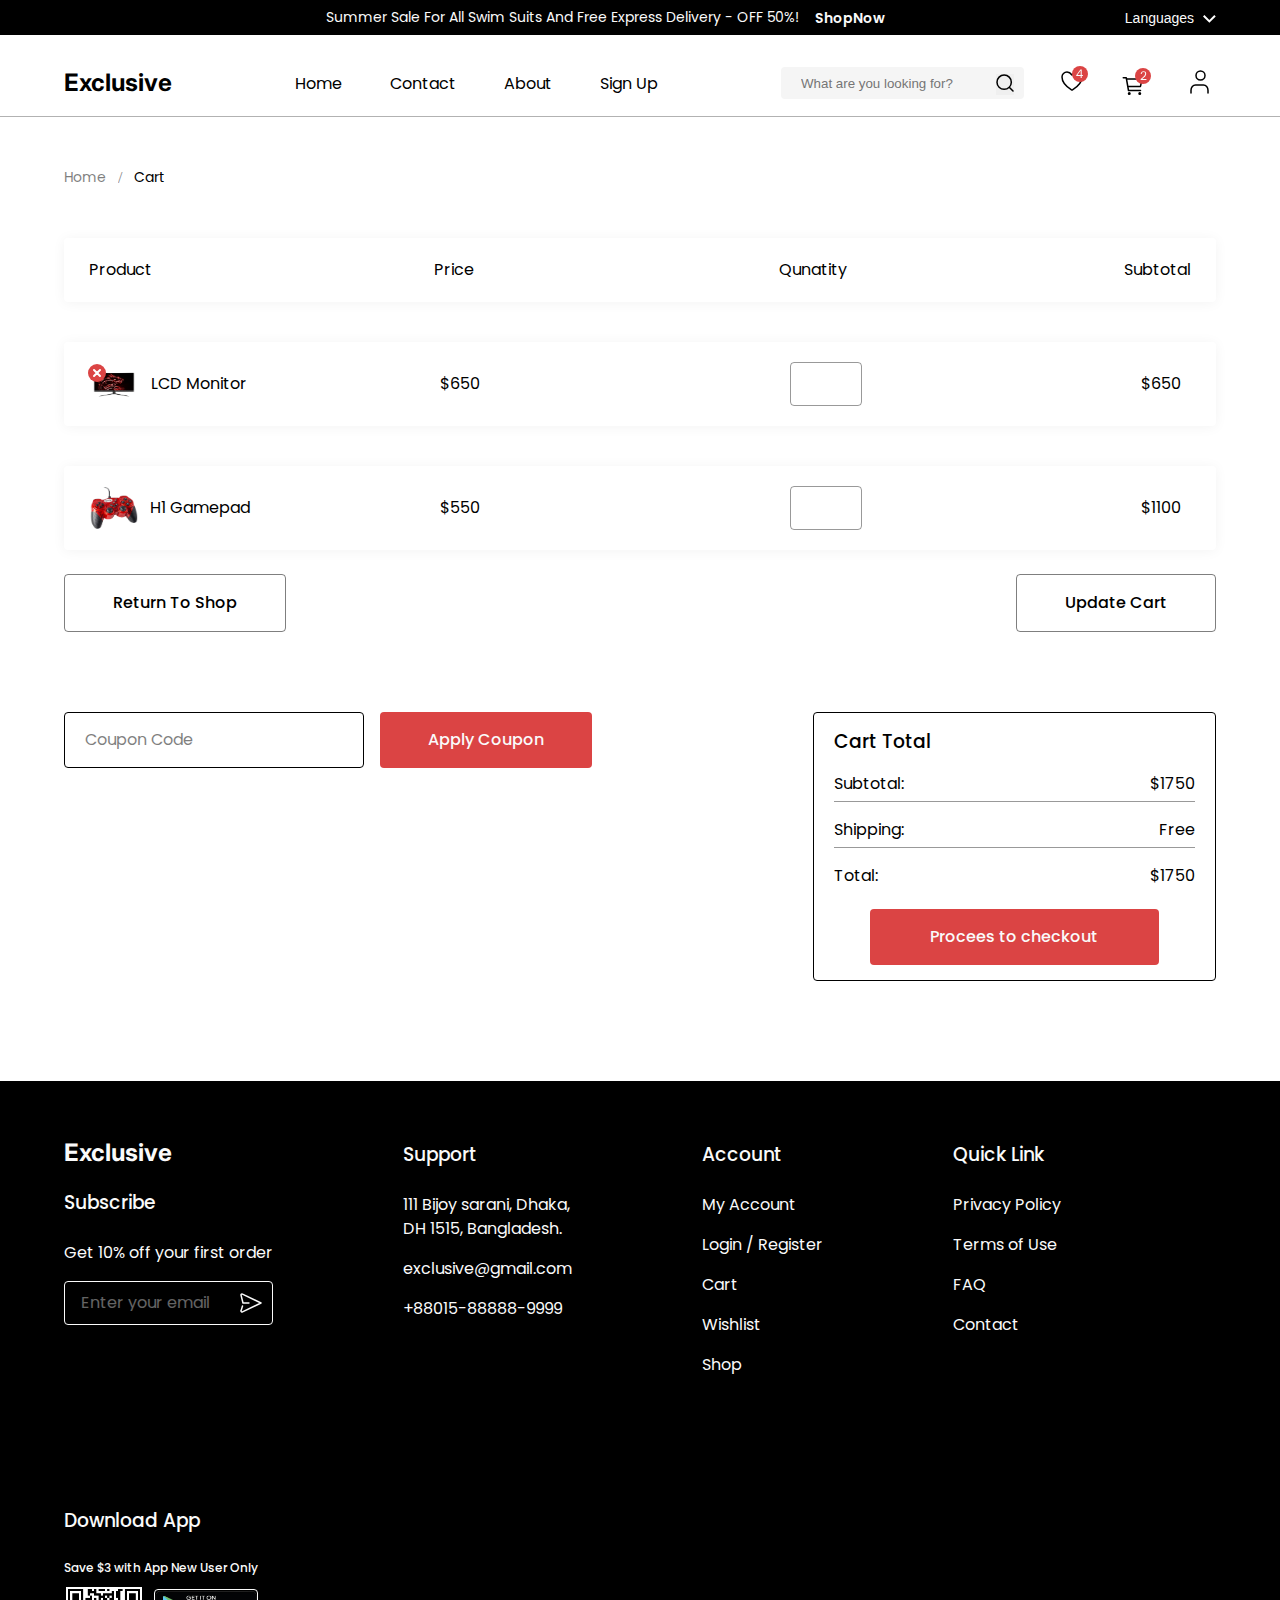
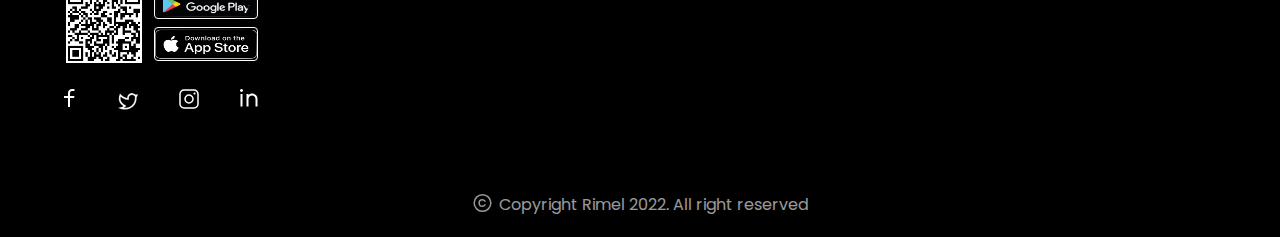
<file: cart.html>
<!DOCTYPE html>
<html lang="en">
<head>
    <meta charset="UTF-8">
    <meta name="viewport" content="width=device-width, initial-scale=1.0">
    <title>E Commerce Website</title>
    <link rel="stylesheet" href="https://cdnjs.cloudflare.com/ajax/libs/font-awesome/6.7.2/css/all.min.css"/>
    <link rel="stylesheet" href="./style.css">
</head>
<body>
    <header class="header border-bottom-black">

        <div class="header-top bg-black py-5 md-d-none ff-poppins">
            <div class="w-90 mx-auto my-0">
                <div class="flex justify-end align-center gap-15 lg-justify-center">
                    <div class="header-top-content flex justify-between align-center gap-1">
                        <h5 class="fs-14 fw-400 lh-21 ls-0 text-light-gray">
                            Summer Sale For All Swim Suits And Free Express Delivery - OFF 50%!
                        </h5>
                        <a href="#" class="fs-14 fw-600 lh-24 ls-0 text-light-gray hover">ShopNow</a>
                    </div>
                    <div class="header-top-dropdown relative">
                        <button class="fs-14 fw-400 lh-21 ls-0 text-light-gray bg-transparent border-none cursor-pointer dropdown" 
                        id="dropdownButton" data-target="dropdownContent">
                            <span class="me-5">Languages</span>
                            <svg width="13" height="8" viewBox="0 0 13 8" fill="none" xmlns="http://www.w3.org/2000/svg">
                                <path d="M6.36403 4.95L11.314 0L12.728 1.414L6.36403 7.778L2.67029e-05 1.414L1.41403 0L6.36403 4.95Z" 
                                fill="white"/>
                            </svg>     
                        </button>
                        <div class="d-none absolute bg-white dropdown-shadow z-1000" id="dropdownContent">
                            <div class="language text-black py-12 px-16 block cursor-pointer">English</div>
                            <div class="language text-black py-12 px-16 block cursor-pointer">French</div>
                            <div class="language text-black py-12 px-16 block cursor-pointer">Spanish</div>
                        </div>
                    </div>
                </div>
            </div>
        </div>
        <div class="header-bottom bg-white">
            <div class="w-90 mx-auto my-0">
                <nav class="header-bottom-content flex justify-between align-center py-30-15 relative">
                    <div class="logo ff-inter">
                        <h2 class="fs-24 fw-700 lh-24 ls-3 text-black">Exclusive</h2>
                    </div>
                    <div class="nav-links md-d-none">
                        <ul class="flex justify-between align-center gap-3 ff-poppins">
                            <li><a class="fs-16 fw-400 lh-24 ls-0 text-black" href="index.html">Home</a></li>
                            <li><a class="fs-16 fw-400 lh-24 ls-0 text-black" href="contact.html">Contact</a></li>
                            <li><a class="fs-16 fw-400 lh-24 ls-0 text-black" href="about.html">About</a></li>
                            <li><a class="fs-16 fw-400 lh-24 ls-0 text-black" href="signup.html">Sign Up</a></li>
                        </ul>
                    </div>
                    <div class="nav-right flex justify-between align-center gap-2 md-d-none">
                        <div class="search-bar bg-smokewhite border-none border-radius-4 p-7-12-20 relative w-243">
                            <input type="text" placeholder="What are you looking for?" class="bg-transparent border-none">
                            <button class="absolute border-none top-7 right-10 cursor-pointer">
                                <svg width="18" height="18" viewBox="0 0 18 18" fill="none" xmlns="http://www.w3.org/2000/svg">
                                    <path d="M17 17L13.2223 13.2156M15.3158 8.15789C15.3158 10.0563 14.5617 11.8769 13.2193 13.2193C11.8769 14.5617 10.0563 15.3158 8.15789 15.3158C6.2595 15.3158 4.43886 14.5617 3.0965 13.2193C1.75413 11.8769 1 10.0563 1 8.15789C1 6.2595 1.75413 4.43886 3.0965 3.0965C4.43886 1.75413 6.2595 1 8.15789 1C10.0563 1 11.8769 1.75413 13.2193 3.0965C14.5617 4.43886 15.3158 6.2595 15.3158 8.15789V8.15789Z" stroke="black" stroke-width="1.5" stroke-linecap="round"/>
                                </svg>
                            </button>
                        </div>
                        <a href="wishlist.html" class="cursor-pointer border-none outline-none bg-transparent">
                            <svg width="32" height="32" viewBox="0 0 32 32" fill="none" xmlns="http://www.w3.org/2000/svg">
                                <path d="M11 7C8.239 7 6 9.23669 6 11.9962C6 14.2238 6.875 19.5107 15.488 24.8551C15.6423 24.9499 15.8194 
                                25 16 25C16.1806 25 16.3577 24.9499 16.512 24.8551C25.125 19.5107 26 14.2238 26 11.9962C26 9.23669 23.761 
                                7 21 7C18.239 7 16 10.028 16 10.028C16 10.028 13.761 7 11 7Z" stroke="black" stroke-width="1.5" 
                                stroke-linecap="round" stroke-linejoin="round"/>
                                <circle cx="24" cy="9" r="8" fill="#DB4444"/>
                                <path d="M20.2066 11.068V10.24L24.4186 
                                4.408H25.7266V10.12H26.9266V11.068H25.7266V13H24.6466V11.068H20.2066ZM24.6946 5.548L21.4666 
                                10.12H24.6946V5.548Z" fill="#FAFAFA"/>
                            </svg>
                        </a>
                        <button class="cursor-pointer border-none outline-none bg-transparent">
                            <svg width="32" height="32" viewBox="0 0 32 32" fill="none" xmlns="http://www.w3.org/2000/svg">
                                <path d="M9.25 28.25C9.66421 28.25 10 27.9142 10 27.5C10 27.0858 9.66421 26.75 9.25 26.75C8.83579 26.75 
                                8.5 27.0858 8.5 27.5C8.5 27.9142 8.83579 28.25 9.25 28.25Z" stroke="black" stroke-width="1.5" 
                                stroke-linecap="round" stroke-linejoin="round"/>
                                <path d="M19.75 28.25C20.1642 28.25 20.5 27.9142 20.5 27.5C20.5 27.0858 20.1642 26.75 19.75 26.75C19.3358 
                                26.75 19 27.0858 19 27.5C19 27.9142 19.3358 28.25 19.75 28.25Z" stroke="black" stroke-width="1.5" 
                                stroke-linecap="round" stroke-linejoin="round"/>
                                <path d="M3.25 11.75H6.25L8.5 24.5H20.5" stroke="black" stroke-width="1.5" stroke-linecap="round" 
                                stroke-linejoin="round"/>
                                <path d="M8.5 20.5H20.1925C20.2792 20.5001 20.3633 20.4701 20.4304 20.4151C20.4975 20.3601 20.5434 
                                20.2836 20.5605 20.1986L21.9105 13.4486C21.9214 13.3942 21.92 13.338 21.9066 13.2841C21.8931 13.2303 
                                21.8679 13.1801 21.8327 13.1372C21.7975 13.0943 21.7532 13.0597 21.703 13.036C21.6528 13.0122 21.598 13 
                                21.5425 13H7" stroke="black" stroke-width="1.5" stroke-linecap="round" stroke-linejoin="round"/>
                                <circle cx="23" cy="10" r="8" fill="#DB4444"/>
                                <path d="M20.6608 13.124C21.6768 12.308 22.4728 11.64 23.0488 11.12C23.6248 10.592 24.1088 10.044 24.5008 
                                9.476C24.9008 8.9 25.1008 8.336 25.1008 7.784C25.1008 7.264 24.9728 6.856 24.7168 6.56C24.4688 6.256 
                                24.0648 6.104 23.5048 6.104C22.9608 6.104 22.5368 6.276 22.2328 6.62C21.9368 6.956 21.7768 7.408 21.7528 
                                7.976H20.6968C20.7288 7.08 21.0008 6.388 21.5128 5.9C22.0248 5.412 22.6848 5.168 23.4928 5.168C24.3168 
                                5.168 24.9688 5.396 25.4488 5.852C25.9368 6.308 26.1808 6.936 26.1808 7.736C26.1808 8.4 25.9808 9.048 
                                25.5808 9.68C25.1888 10.304 24.7408 10.856 24.2368 11.336C23.7328 11.808 23.0888 12.36 22.3048 
                                12.992H26.4328V13.904H20.6608V13.124Z" fill="#FAFAFA"/>
                            </svg>
                        </button>
                        <button class="cursor-pointer border-none outline-none bg-transparent">
                            <svg width="32" height="32" viewBox="0 0 32 32" fill="none" xmlns="http://www.w3.org/2000/svg">
                                <path d="M24 27V24.3333C24 22.9188 23.5224 21.5623 22.6722 20.5621C21.8221 19.5619 20.669 19 19.4667 19H11.5333C10.331 19 9.17795 19.5619 8.32778 20.5621C7.47762 21.5623 7 22.9188 7 24.3333V27" stroke="black" stroke-width="1.5" stroke-linecap="round" stroke-linejoin="round"/>
                                <path d="M16.5 14C18.9853 14 21 11.9853 21 9.5C21 7.01472 18.9853 5 16.5 5C14.0147 5 12 7.01472 12 9.5C12 11.9853 14.0147 14 16.5 14Z" stroke="black" stroke-width="1.5" stroke-linecap="round" stroke-linejoin="round"/>
                            </svg>
                        </button>         
                    </div>
                    <button class="hamburger cursor-pointer d-none md-block border-none outline-none bg-transparent">
                        <i class="fa-solid fa-bars text-black fs-24" id="hamburger2"></i>
                    </button>
                    <div class="mobile-menu-1 d-none flex-col align-center bg-white border-radius-8 absolute top-70 right-0 
                    w-full z-1000 box-shadow py-15 overflow-hidden open" id="mobileMenu2">
                        <div class="search-bar bg-smokewhite border-none border-radius-4 p-7-12-20 relative w-70 mb-70 mt-20 sm-w-90
                        mx-auto">
                            <input type="text" placeholder="What are you looking for?" class="bg-transparent border-none">
                            <button class="absolute border-none top-7 right-10 cursor-pointer">
                                <svg width="18" height="18" viewBox="0 0 18 18" fill="none" xmlns="http://www.w3.org/2000/svg">
                                    <path d="M17 17L13.2223 13.2156M15.3158 8.15789C15.3158 10.0563 14.5617 11.8769 13.2193 13.2193C11.8769 14.5617 10.0563 15.3158 8.15789 15.3158C6.2595 15.3158 4.43886 14.5617 3.0965 13.2193C1.75413 11.8769 1 10.0563 1 8.15789C1 6.2595 1.75413 4.43886 3.0965 3.0965C4.43886 1.75413 6.2595 1 8.15789 1C10.0563 1 11.8769 1.75413 13.2193 3.0965C14.5617 4.43886 15.3158 6.2595 15.3158 8.15789V8.15789Z" stroke="black" stroke-width="1.5" stroke-linecap="round"/>
                                </svg>
                            </button>
                        </div>
                        <div class="header-top-dropdown relative mb-100 flex justify-center align-center">
                            <button class="fs-14 fw-400 lh-21 ls-0 text-black bg-transparent border-none cursor-pointer dropdown" 
                            id="dropdownButton1" data-target="dropdownContent1">
                                <span class="me-5">Languages</span>
                                <svg width="13" height="8" viewBox="0 0 13 8" fill="none" xmlns="http://www.w3.org/2000/svg">
                                    <path d="M6.36403 4.95L11.314 0L12.728 1.414L6.36403 7.778L2.67029e-05 1.414L1.41403 0L6.36403 4.95Z" 
                                    fill="black"/>
                                </svg>     
                            </button>
                            <div class="d-none absolute top-23 bg-black dropdown-shadow" id="dropdownContent1">
                                <div class="language text-white py-12 px-16 block cursor-pointer">English</div>
                                <div class="language text-white py-12 px-16 block cursor-pointer">French</div>
                                <div class="language text-white py-12 px-16 block cursor-pointer">Spanish</div>
                            </div>
                        </div>
                        <div class="nav-links mb-100">
                            <ul class="flex flex-col text-center gap-3 ff-poppins">
                                <li><a class="fs-20 fw-600 lh-24 ls-0 text-black" href="index.html">Home</a></li>
                                <li><a class="fs-20 fw-600 lh-24 ls-0 text-black" href="contact.html">Contact</a></li>
                                <li><a class="fs-20 fw-600 lh-24 ls-0 text-black" href="about.html">About</a></li>
                                <li><a class="fs-20 fw-600 lh-24 ls-0 text-black" href="signup.html">Sign Up</a></li>
                            </ul>
                        </div>
                        <div class="nav-right flex lg-justify-center align-center gap-2">
                            <a href="wishlist.html" class="cursor-pointer border-none outline-none bg-transparent">
                                <svg width="32" height="32" viewBox="0 0 32 32" fill="none" xmlns="http://www.w3.org/2000/svg">
                                    <path d="M11 7C8.239 7 6 9.23669 6 11.9962C6 14.2238 6.875 19.5107 15.488 24.8551C15.6423 24.9499 15.8194 
                                    25 16 25C16.1806 25 16.3577 24.9499 16.512 24.8551C25.125 19.5107 26 14.2238 26 11.9962C26 9.23669 23.761 
                                    7 21 7C18.239 7 16 10.028 16 10.028C16 10.028 13.761 7 11 7Z" stroke="black" stroke-width="1.5" 
                                    stroke-linecap="round" stroke-linejoin="round"/>
                                    <circle cx="24" cy="9" r="8" fill="#DB4444"/>
                                    <path d="M20.2066 11.068V10.24L24.4186 
                                    4.408H25.7266V10.12H26.9266V11.068H25.7266V13H24.6466V11.068H20.2066ZM24.6946 5.548L21.4666 
                                    10.12H24.6946V5.548Z" fill="#FAFAFA"/>
                                </svg>
                            </a>
                            <button class="cursor-pointer border-none outline-none bg-transparent">
                                <svg width="32" height="32" viewBox="0 0 32 32" fill="none" xmlns="http://www.w3.org/2000/svg">
                                    <path d="M9.25 28.25C9.66421 28.25 10 27.9142 10 27.5C10 27.0858 9.66421 26.75 9.25 26.75C8.83579 26.75 
                                    8.5 27.0858 8.5 27.5C8.5 27.9142 8.83579 28.25 9.25 28.25Z" stroke="black" stroke-width="1.5" 
                                    stroke-linecap="round" stroke-linejoin="round"/>
                                    <path d="M19.75 28.25C20.1642 28.25 20.5 27.9142 20.5 27.5C20.5 27.0858 20.1642 26.75 19.75 26.75C19.3358 
                                    26.75 19 27.0858 19 27.5C19 27.9142 19.3358 28.25 19.75 28.25Z" stroke="black" stroke-width="1.5" 
                                    stroke-linecap="round" stroke-linejoin="round"/>
                                    <path d="M3.25 11.75H6.25L8.5 24.5H20.5" stroke="black" stroke-width="1.5" stroke-linecap="round" 
                                    stroke-linejoin="round"/>
                                    <path d="M8.5 20.5H20.1925C20.2792 20.5001 20.3633 20.4701 20.4304 20.4151C20.4975 20.3601 20.5434 
                                    20.2836 20.5605 20.1986L21.9105 13.4486C21.9214 13.3942 21.92 13.338 21.9066 13.2841C21.8931 13.2303 
                                    21.8679 13.1801 21.8327 13.1372C21.7975 13.0943 21.7532 13.0597 21.703 13.036C21.6528 13.0122 21.598 13 
                                    21.5425 13H7" stroke="black" stroke-width="1.5" stroke-linecap="round" stroke-linejoin="round"/>
                                    <circle cx="23" cy="10" r="8" fill="#DB4444"/>
                                    <path d="M20.6608 13.124C21.6768 12.308 22.4728 11.64 23.0488 11.12C23.6248 10.592 24.1088 10.044 24.5008 
                                    9.476C24.9008 8.9 25.1008 8.336 25.1008 7.784C25.1008 7.264 24.9728 6.856 24.7168 6.56C24.4688 6.256 
                                    24.0648 6.104 23.5048 6.104C22.9608 6.104 22.5368 6.276 22.2328 6.62C21.9368 6.956 21.7768 7.408 21.7528 
                                    7.976H20.6968C20.7288 7.08 21.0008 6.388 21.5128 5.9C22.0248 5.412 22.6848 5.168 23.4928 5.168C24.3168 
                                    5.168 24.9688 5.396 25.4488 5.852C25.9368 6.308 26.1808 6.936 26.1808 7.736C26.1808 8.4 25.9808 9.048 
                                    25.5808 9.68C25.1888 10.304 24.7408 10.856 24.2368 11.336C23.7328 11.808 23.0888 12.36 22.3048 
                                    12.992H26.4328V13.904H20.6608V13.124Z" fill="#FAFAFA"/>
                                </svg>
                            </button>
                            <button class="cursor-pointer border-none outline-none bg-transparent">
                                <svg width="32" height="32" viewBox="0 0 32 32" fill="none" xmlns="http://www.w3.org/2000/svg">
                                    <path d="M24 27V24.3333C24 22.9188 23.5224 21.5623 22.6722 20.5621C21.8221 19.5619 20.669 19 19.4667 19H11.5333C10.331 19 9.17795 19.5619 8.32778 20.5621C7.47762 21.5623 7 22.9188 7 24.3333V27" stroke="black" stroke-width="1.5" stroke-linecap="round" stroke-linejoin="round"/>
                                    <path d="M16.5 14C18.9853 14 21 11.9853 21 9.5C21 7.01472 18.9853 5 16.5 5C14.0147 5 12 7.01472 12 9.5C12 11.9853 14.0147 14 16.5 14Z" stroke="black" stroke-width="1.5" stroke-linecap="round" stroke-linejoin="round"/>
                                </svg>
                            </button>         
                        </div>
                    </div>
                </nav>
            </div>
        </div>
    </header>

    <main class="main">
        <section class="cart-items mt-50">
            <div class="cart-heading w-90 mx-auto my-0 flex align-center gap-12">
                <a href="index.html" class="ff-poppins fs-14 fw-400 lh-21 ls-0 text-black opacity-50">Home</a>
                <div class="text-black opacity-50">/</div>
                <a href="cart.html" class="ff-poppins fs-14 fw-400 lh-21 ls-0 text-black">Cart</a>
            </div>
            <div class="cart-bottom w-90 mx-auto mt-50 flex flex-col gap-80">
                <div class="flex flex-col gap-24">
                    <div class="cart-items-bill flex flex-col row-gap-40">
                        <div class="grid-row bg-white box-shadow-1 border-none border-radius-4 text-start overflow-hidden grid
                        grid-template-columns-1 px-25 py-20">
                            <div class="grid-cell ff-poppins fs-16 fw-400 lh-24 ls-0 text-black">Product</div>
                            <div class="grid-cell ff-poppins fs-16 fw-400 lh-24 ls-0 text-black">Price</div>
                            <div class="grid-cell ff-poppins fs-16 fw-400 lh-24 ls-0 text-black">Qunatity</div>
                            <div class="grid-cell ff-poppins fs-16 fw-400 lh-24 ls-0 text-black">Subtotal</div>
                        </div>
                        <div class="grid-row bg-white box-shadow-1 border-none border-radius-4 text-start overflow-hidden grid
                        grid-template-columns-1 px-25 py-20 align-center">
                            <div class="grid-cell flex align-center gap-12 relative">
                                <img src="./images/monitor.png" alt="monitor" class="w-50-1 h-39">
                                <div class="close-icon absolute top--4 left--4">
                                    <svg width="24" height="24" viewBox="0 0 24 24" fill="none" xmlns="http://www.w3.org/2000/svg">
                                        <circle cx="12" cy="12" r="9" fill="#DB4444"/>
                                        <path d="M9 15L12 12M15 9L11.9994 12M11.9994 12L9 9M12 12L15 15" stroke="white" stroke-width="2" 
                                        stroke-linecap="round" stroke-linejoin="round"/>
                                    </svg>
                                </div>
                                <h4 class="ff-poppins fs-16 fw-400 lh-24 ls-0 text-black">LCD Monitor</h4>
                            </div>
                            <div class="grid-cell ff-poppins fs-16 fw-400 lh-24 ls-0 text-black">$650</div>
                            <div class="grid-cell border-black-5 border-radius-4 w-72 h-44 flex align-center justify-center">
                                <input type="number" class="ff-poppins fs-16 fw-400 lh-24 ls-0 text-black border-none outline-none w-48 h-32">
                            </div>
                            <div class="grid-cell ff-poppins fs-16 fw-400 lh-24 ls-0 text-black">$650</div>
                        </div>
                        <div class="grid-row bg-white box-shadow-1 border-none border-radius-4 text-start overflow-hidden grid
                        grid-template-columns-1 px-25 py-20 align-center">
                            <div class="grid-cell flex align-center gap-12 relative">
                                <img src="./images/remote.png" alt="monitor" class="w-49 h-42">
                                <div class="close-icon absolute top--4 left--4 d-none">
                                    <svg width="24" height="24" viewBox="0 0 24 24" fill="none" xmlns="http://www.w3.org/2000/svg">
                                        <circle cx="12" cy="12" r="9" fill="#DB4444"/>
                                        <path d="M9 15L12 12M15 9L11.9994 12M11.9994 12L9 9M12 12L15 15" stroke="white" stroke-width="2" 
                                        stroke-linecap="round" stroke-linejoin="round"/>
                                    </svg>
                                </div>
                                <h4 class="ff-poppins fs-16 fw-400 lh-24 ls-0 text-black">H1 Gamepad</h4>
                            </div>
                            <div class="grid-cell ff-poppins fs-16 fw-400 lh-24 ls-0 text-black">$550</div>
                            <div class="grid-cell border-black-5 border-radius-4 w-72 h-44 flex align-center justify-center">
                                <input type="number" class="ff-poppins fs-16 fw-400 lh-24 ls-0 text-black border-none outline-none w-48 h-32">
                            </div>
                            <div class="grid-cell ff-poppins fs-16 fw-400 lh-24 ls-0 text-black">$1100</div>
                        </div>
                    </div>
                    <div class="cart-buttons flex justify-between align-center flex-wrap xs-gap-20">
                        <button class="return-to-shop border-black-4 py-16 px-48 ff-poppins fs-16 fw-500 lh-24 ls-0 bg-transparent
                        border-radius-4">
                            Return To Shop
                        </button>
                        <button class="update-cart border-black-4 py-16 px-48 ff-poppins fs-16 fw-500 lh-24 ls-0 bg-transparent
                        border-radius-4">
                            Update Cart
                        </button>
                    </div>
                </div>
                <div class="flex justify-between align-start flex-wrap lg-gap-40">
                    <form class="coupon flex gap-16 align-center flex-wrap">
                        <div class="coupon-input border-black-6 border-radius-4 h-56 w-300 flex align-center px-20">
                            <input type="text" placeholder="Coupon Code" class="bg-transparent border-none outline-none ff-poppins
                            fs-16 fw-400 lh-24 ls-0 text-black">
                        </div>
                        <button class="apply-coupon bg-softred py-16 px-48 border-none border-radius-4 ff-poppins fs-16 fw-500 lh-24 ls-0
                        text-light-gray btn">
                            Apply Coupon
                        </button>
                    </form>
                    <div class="cart-total border-radius-4 border-black-7 py-15 px-20 flex flex-col gap-16 w-28">
                        <h3 class="ff-poppins fs-20 fw-500 lh-28 ls-0 text-black">Cart Total</h3>
                        <div class="subtotal flex justify-between align-center pb-5 border-bottom-black-2">
                            <h4 class="ff-poppins fs-16 fw-400 lh-24 ls-0 text-black">Subtotal:</h4>
                            <h4 class="ff-poppins fs-16 fw-400 lh-24 ls-0 text-black">$1750</h4>
                        </div>
                        <div class="subtotal flex justify-between align-center pb-5 border-bottom-black-2">
                            <h4 class="ff-poppins fs-16 fw-400 lh-24 ls-0 text-black">Shipping:</h4>
                            <h4 class="ff-poppins fs-16 fw-400 lh-24 ls-0 text-black">Free</h4>
                        </div>
                        <div class="subtotal flex justify-between align-center pb-5">
                            <h4 class="ff-poppins fs-16 fw-400 lh-24 ls-0 text-black">Total:</h4>
                            <h4 class="ff-poppins fs-16 fw-400 lh-24 ls-0 text-black">$1750</h4>
                        </div>
                        <button class="proceed-to-checkout py-16 px-48 bg-softred border-none border-radius-4 ff-poppins fs-16
                        fw-500 lh-24 ls-0 text-light-gray w-80-1 cursor-pointer btn">
                            Procees to checkout
                        </button>
                    </div>
                </div>
            </div>
        </section>
    </main>

    <footer class="footer bg-black mt-100">
        <div class="footer-top border-bottom-white">
            <div class="w-90 mx-auto my-0 py-60 flex justify-center align-start xl-justify-start flex-wrap gap-130">
                <div class="footer-col flex flex-col gap-16">
                    <div class="footer-col-top flex flex-col gap-24 text-light-gray">
                        <h2 class="ff-inter fs-24 fw-700 lh-24 ls-3">Exclusive</h2>
                        <h3 class="ff-poppins fs-20 fw-500 lh-28 ls-0">Subscribe</h3>
                        <h4 class="ff-poppins fs-16 fw-400 lh-24 ls-0">Get 10% off your first order</h4>
                    </div>
                    <div class="footer-col-bottom py-12 ps-16 border-radius-4 border-light-gray relative">
                        <input type="text" placeholder="Enter your email" class="border-none bg-transparent outline-none text-light-gray">
                        <button class="top-11 right-10 absolute cursor-pointer bg-transparent border-none">
                            <svg width="22" height="20" viewBox="0 0 22 20" fill="none" xmlns="http://www.w3.org/2000/svg">
                                <path d="M8.91199 9.9998H2.99999L1.02299 2.1348C1.01033 2.0891 1.00262 2.04216 0.999989 1.9948C0.977989 
                                1.2738 1.77199 0.773804 2.45999 1.1038L21 9.9998L2.45999 18.8958C1.77999 19.2228 0.995989 18.7368 0.999989 
                                18.0288C1.00201 17.9655 1.01313 17.9029 1.03299 17.8428L2.49999 12.9998" stroke="#FAFAFA" 
                                stroke-width="1.5" stroke-linecap="round" stroke-linejoin="round"/>
                            </svg>
                        </button>
                    </div>
                </div>
                <div class="footer-col flex flex-col gap-24">
                    <h3 class="ff-poppins fs-20 fw-500 lh-28 ls-0 text-light-gray">Support</h3>
                    <div class="flex flex-col gap-16 text-light-gray">
                        <h4 class="ff-poppins fs-16 fw-400 lh-24 ls-0">
                            111 Bijoy sarani, Dhaka, <br>  DH 1515, Bangladesh.
                        </h4>
                        <h4 class="ff-poppins fs-16 fw-400 lh-24 ls-0">exclusive@gmail.com</h4>
                        <h4 class="ff-poppins fs-16 fw-400 lh-24 ls-0">+88015-88888-9999</h4>
                    </div>
                </div>
                <div class="footer-col flex flex-col gap-24">
                    <h3 class="ff-poppins fs-20 fw-500 lh-28 ls-0 text-light-gray">Account</h3>
                    <div class="flex flex-col gap-16">
                        <a href="account.html" class="ff-poppins fs-16 fw-400 lh-24 ls-0 text-light-gray">My Account</a>
                        <a href="signup.html" class="ff-poppins fs-16 fw-400 lh-24 ls-0 text-light-gray">Login / Register</a>
                        <a href="cart.html" class="ff-poppins fs-16 fw-400 lh-24 ls-0 text-light-gray">Cart</a>
                        <a href="wishlist.html" class="ff-poppins fs-16 fw-400 lh-24 ls-0 text-light-gray">Wishlist</a>
                        <a href="#" class="ff-poppins fs-16 fw-400 lh-24 ls-0 text-light-gray">Shop</a>
                    </div>
                </div>
                <div class="footer-col flex flex-col gap-24">
                    <h3 class="ff-poppins fs-20 fw-500 lh-28 ls-0 text-light-gray">Quick Link</h3>
                    <div class="flex flex-col gap-16">
                        <a href="#" class="ff-poppins fs-16 fw-400 lh-24 ls-0 text-light-gray">Privacy Policy</a>
                        <a href="#" class="ff-poppins fs-16 fw-400 lh-24 ls-0 text-light-gray">Terms of Use</a>
                        <a href="#" class="ff-poppins fs-16 fw-400 lh-24 ls-0 text-light-gray">FAQ</a>
                        <a href="contact.html" class="ff-poppins fs-16 fw-400 lh-24 ls-0 text-light-gray">Contact</a>
                    </div>
                </div>
                <div class="footer-col flex flex-col gap-24">
                    <div class="footer-col-top flex flex-col gap-24">
                        <h3 class="ff-poppins fs-20 fw-500 lh-28 ls-0 text-light-gray">Download App</h3>
                        <div class="flex flex-col gap-8">
                            <h6 class="ff-poppins fs-12 fw-500 lh-18 ls-0 text-light-gray">Save $3 with App New User Only</h6>
                            <div class="flex justify-between align-center">
                                <div class="qr-code w-80 h-80 flex justify-center align-center">
                                    <img src="./images/qrcode.jpg" alt="qrcode" class="w-76 h-76 border-white">
                                </div>
                                <div class="flex flex-col gap-8">
                                    <img src="./images/gplaystore.png" alt="gplaystore" class="w-104 h-30 border-radius-4 
                                    border-light-gray-1"> 
                                    <img src="./images/appstore.png" alt="appstore" class="w-104 h-34 border-radius-4 border-white-1">
                                </div>
                            </div>
                        </div>
                    </div>
                    <div class="footer-col-bottom flex justify-between align-start gap-24">
                        <svg width="11" height="18" viewBox="0 0 11 18" fill="none" xmlns="http://www.w3.org/2000/svg" 
                        class="cursor-pointer">
                            <path d="M6 7H10.5L10 9H6V18H4V9H0V7H4V5.128C4 3.345 4.186 2.698 4.534 2.046C4.87501 1.40181 5.40181 0.875009 
                            6.046 0.534C6.698 0.186 7.345 0 9.128 0C9.65 0 10.108 0.0500001 10.5 0.15V2H9.128C7.804 2 7.401 2.078 6.99 
                            2.298C6.686 2.46 6.46 2.686 6.298 2.99C6.078 3.401 6 3.804 6 5.128V7Z" fill="white"/>
                        </svg>
                        <svg width="23" height="24" viewBox="0 0 23 24" fill="none" xmlns="http://www.w3.org/2000/svg"
                        class="cursor-pointer">
                            <path d="M14.1211 4.44336C14.8883 4.1364 15.7199 4.03349 16.5352 4.1416L16.8838 4.20117C17.8082 4.39388 18.6557 
                            4.85462 19.3193 5.52637L19.3486 5.55664H19.3906C19.7296 5.55426 20.0806 5.59738 20.498 5.53809C20.882 5.48352 
                            21.3278 5.34203 21.915 5.00977C21.6091 6.49447 21.4324 7.16729 20.7646 8.08301L20.7451 8.10938V8.14258C20.7451 
                            11.9414 19.5781 14.7564 17.8262 16.7393C16.1825 18.5994 14.0186 19.7335 11.8057 20.2568L11.3623 20.3535C9.7452 
                            20.6761 7.754 20.5731 5.99609 20.2109C5.11794 20.03 4.30096 19.7842 3.62012 19.4971C3.03699 19.2511 2.56006 
                            18.9759 2.22949 18.6885C2.6606 18.6463 3.41195 18.553 4.24414 18.3594C5.24389 18.1267 6.37194 17.749 7.20312 
                            17.1406L7.31934 17.0557L7.19922 16.9766C6.50766 16.5207 4.81165 15.4984 3.73145 13.5166C2.66701 11.5637 2.19288 
                            8.66296 3.91406 4.42578C5.47307 6.22095 7.05692 7.48915 8.66602 8.22363L8.99512 8.36719C9.57627 8.60556 9.94226 
                            8.72333 10.2314 8.79102C10.5195 8.85841 10.7322 8.8754 10.9922 8.91113L11.2871 8.95215L11.1074 8.77148C11.1323 
                            7.84188 11.4255 6.93867 11.9541 6.17285C12.4234 5.49307 13.0591 4.94768 13.7979 4.58691L14.1211 4.44336ZM15.9053 
                            5.90137C15.119 5.90124 14.3638 6.20994 13.8027 6.76074C13.3119 7.24267 13.0038 7.87627 12.9248 8.55371L12.9053 
                            8.84668L12.877 10.4209C12.8756 10.4914 12.8592 10.5613 12.8291 10.625C12.799 10.6887 12.7556 10.7452 12.7021 
                            10.791C12.6487 10.8368 12.5861 10.8716 12.5186 10.8916C12.4848 10.9016 12.45 10.9075 12.415 10.9102L12.3105 
                            10.9072L10.749 10.6953C8.71753 10.4183 6.7663 9.48248 4.88965 7.91895L4.75781 7.80859L4.72754 7.97754C4.42573 
                            9.64812 4.56793 11.0709 5.14746 12.3018C5.69051 13.455 6.61342 14.4312 7.89453 15.2832L8.15625 15.4521L9.90234 
                            16.5498C9.97145 16.5932 10.0296 16.6529 10.0703 16.7236C10.111 16.7944 10.1339 16.8744 10.1367 16.9561C10.1395 
                            17.0377 10.1217 17.1189 10.0859 17.1924C10.0681 17.229 10.0455 17.2629 10.0195 17.2939L9.93066 17.3779L8.33887 
                            18.541L8.11523 18.7041L8.3916 18.7207C9.22554 18.7727 10.0251 18.7474 10.7188 18.6396L11.0098 18.5879C13.3887 
                            18.1129 15.375 16.9789 16.7656 15.2207C18.1559 13.4627 18.9453 11.0883 18.9453 8.14258C18.9453 7.99705 18.8715 
                            7.78499 18.7441 7.55762C18.6144 7.32598 18.4211 7.06491 18.167 6.82031C17.6901 6.36143 16.9936 5.95525 16.0889 
                            5.90625L15.9053 5.90137Z" fill="white" stroke="black" stroke-width="0.2"/>
                        </svg>
                        <svg width="20" height="20" viewBox="0 0 20 20" fill="none" xmlns="http://www.w3.org/2000/svg" 
                        class="cursor-pointer">
                            <path d="M15 1H5C3.93913 1 2.92172 1.42143 2.17157 2.17157C1.42143 2.92172 1 3.93913 1 5V15C1 16.0609 1.42143 
                            17.0783 2.17157 17.8284C2.92172 18.5786 3.93913 19 5 19H15C16.0609 19 17.0783 18.5786 17.8284 17.8284C18.5786 
                            17.0783 19 16.0609 19 15V5C19 3.93913 18.5786 2.92172 17.8284 2.17157C17.0783 1.42143 16.0609 1 15 1Z" 
                            stroke="white" stroke-width="1.5" stroke-linejoin="round"/>
                            <path d="M10 14C11.0609 14 12.0783 13.5786 12.8284 12.8284C13.5786 12.0783 14 11.0609 14 10C14 8.93913 13.5786 
                            7.92172 12.8284 7.17157C12.0783 6.42143 11.0609 6 10 6C8.93913 6 7.92172 6.42143 7.17157 7.17157C6.42143 7.92172 
                            6 8.93913 6 10C6 11.0609 6.42143 12.0783 7.17157 12.8284C7.92172 13.5786 8.93913 14 10 14V14Z" stroke="white" 
                            stroke-width="1.5" stroke-linejoin="round"/>
                            <path d="M15.5 5.5C15.7652 5.5 16.0196 5.39464 16.2071 5.20711C16.3946 5.01957 16.5 4.76522 16.5 4.5C16.5 
                            4.23478 16.3946 3.98043 16.2071 3.79289C16.0196 3.60536 15.7652 3.5 15.5 3.5C15.2348 3.5 14.9804 3.60536 14.7929 
                            3.79289C14.6054 3.98043 14.5 4.23478 14.5 4.5C14.5 4.76522 14.6054 5.01957 14.7929 5.20711C14.9804 5.39464 
                            15.2348 5.5 15.5 5.5Z" fill="white"/>
                        </svg>
                        <svg width="18" height="18" viewBox="0 0 18 18" fill="none" xmlns="http://www.w3.org/2000/svg"
                        class="cursor-pointer">
                            <path d="M8.5 6.05C9.417 5.113 10.611 4.5 12 4.5C13.4587 4.5 14.8576 5.07946 15.8891 6.11091C16.9205 7.14236 
                            17.5 8.54131 17.5 10V17.5H15.5V10C15.5 9.07174 15.1313 8.1815 14.4749 7.52513C13.8185 6.86875 12.9283 6.5 12 
                            6.5C11.0717 6.5 10.1815 6.86875 9.52513 7.52513C8.86875 8.1815 8.5 9.07174 8.5 10V17.5H6.5V5H8.5V6.05ZM1.5 
                            3C1.10218 3 0.720644 2.84196 0.43934 2.56066C0.158035 2.27936 0 1.89782 0 1.5C0 1.10218 0.158035 0.720644 
                            0.43934 0.43934C0.720644 0.158035 1.10218 0 1.5 0C1.89782 0 2.27936 0.158035 2.56066 0.43934C2.84196 0.720644 3 
                            1.10218 3 1.5C3 1.89782 2.84196 2.27936 2.56066 2.56066C2.27936 2.84196 1.89782 3 1.5 3ZM0.5 5H2.5V17.5H0.5V5Z" 
                            fill="white"/>
                        </svg>
                    </div>
                </div>
            </div>
        </div>
        <div class="footer-bottom w-90 mx-auto my-0 flex justify-center align-center py-20">
            <div class="copyright flex gap-6 opacity-60">
                <svg width="21" height="20" viewBox="0 0 21 20" fill="none" xmlns="http://www.w3.org/2000/svg">
                    <path d="M10.5 18.3332C15.1024 18.3332 18.8334 14.6022 18.8334 9.99984C18.8334 5.39746 15.1024 1.6665 10.5 
                    1.6665C5.89765 1.6665 2.16669 5.39746 2.16669 9.99984C2.16669 14.6022 5.89765 18.3332 10.5 18.3332Z" stroke="white" 
                    stroke-width="1.5" stroke-linecap="round" stroke-linejoin="round"/>
                    <path d="M13 8.14799C13 8.14799 11.9706 6.6665 10.2549 6.6665C8.53924 6.6665 7.16669 8.14799 7.16669 9.99984C7.16669 
                    11.8517 8.53924 13.3332 10.2549 13.3332C11.9706 13.3332 13 11.8517 13 11.8517" stroke="white" stroke-width="1.5" 
                    stroke-linecap="round" stroke-linejoin="round"/>
                </svg>
                <h4 class="ff-poppins fs-16 fw-400 lh-24 ls-0 text-white xxxs-fs-16">Copyright Rimel 2022. All right reserved</h4>
            </div>
        </div>
    </footer>

    <script src="./script2.js"></script>
</body>
</html>
</file>
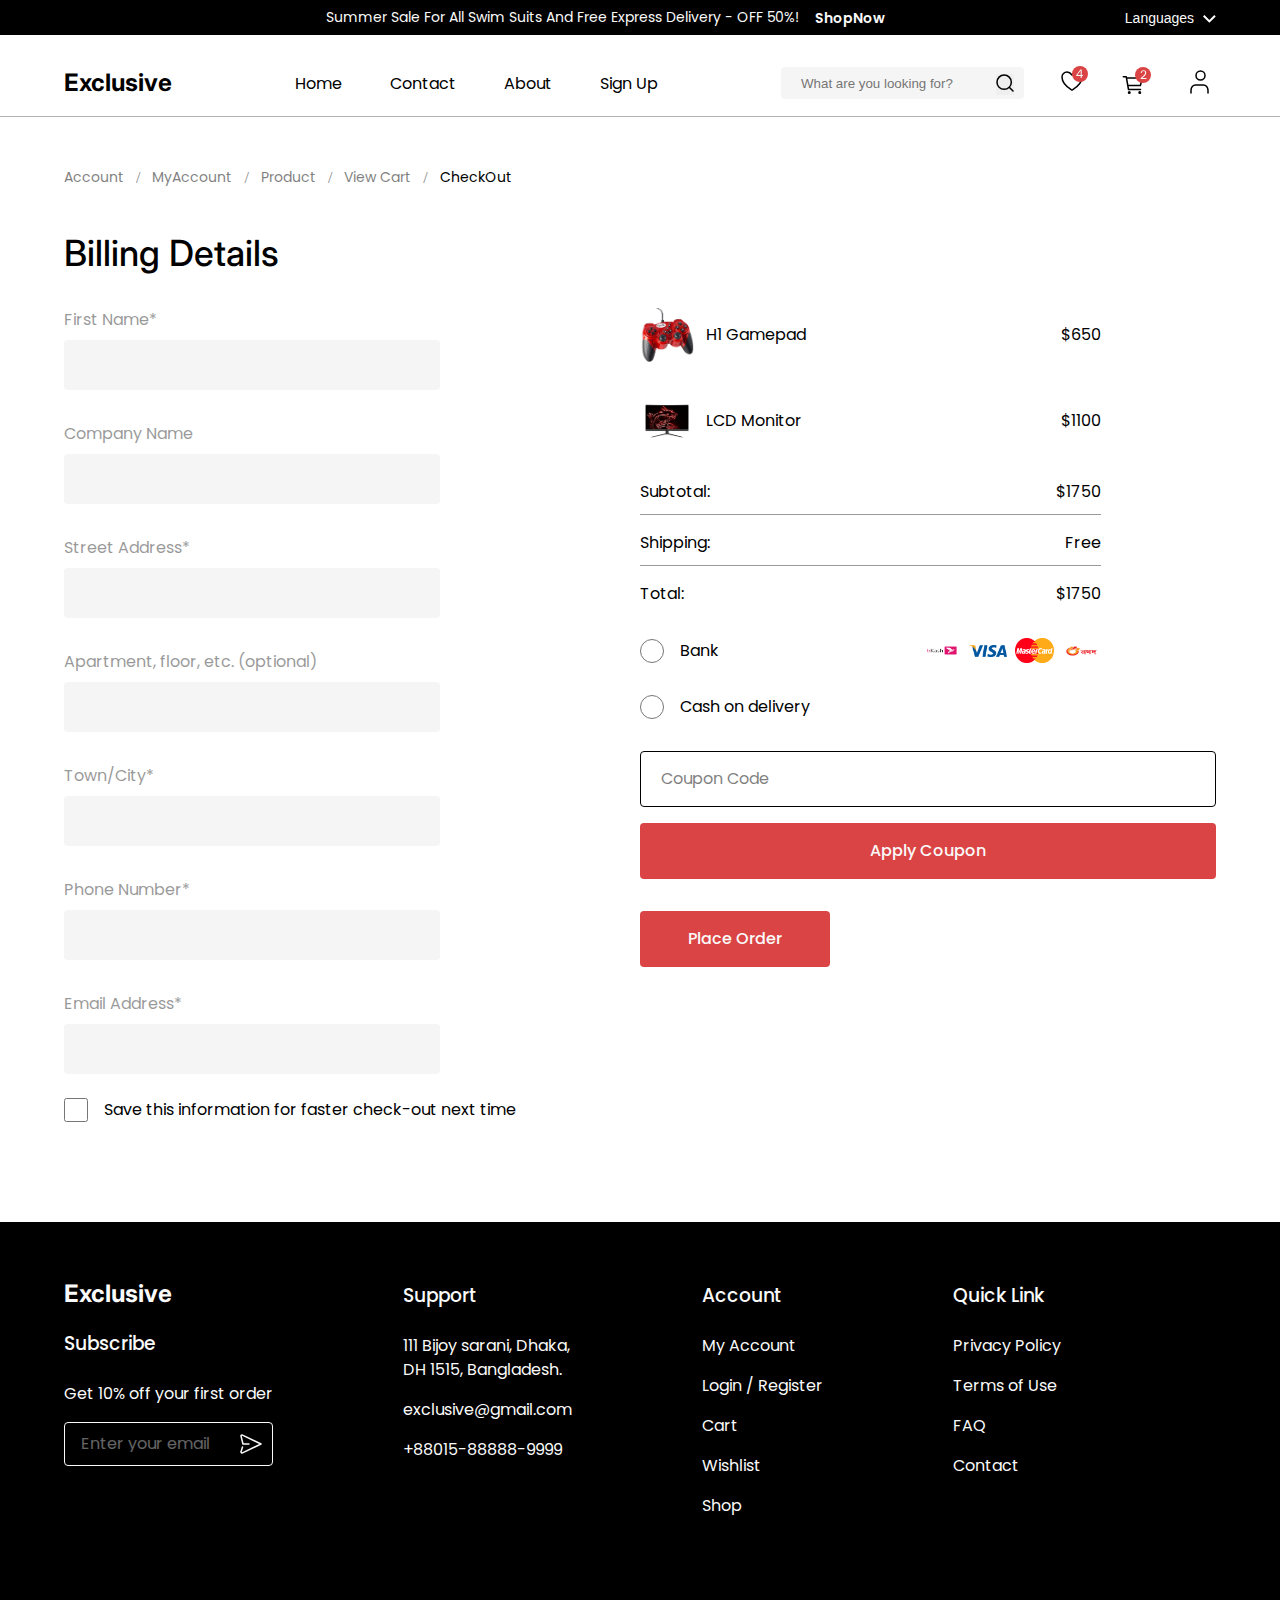
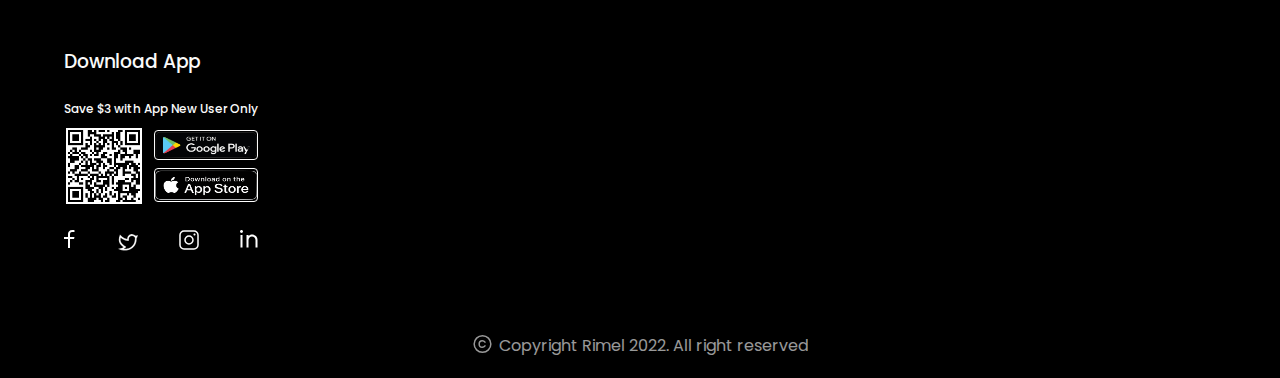
<file: checkout.html>
<!DOCTYPE html>
<html lang="en">
<head>
    <meta charset="UTF-8">
    <meta name="viewport" content="width=device-width, initial-scale=1.0">
    <title>E Commerce Website</title>
    <link rel="stylesheet" href="https://cdnjs.cloudflare.com/ajax/libs/font-awesome/6.7.2/css/all.min.css"/>
    <link rel="stylesheet" href="./style.css">
</head>
<body>
    <header class="header border-bottom-black">
        <div class="header-top bg-black py-5 md-d-none ff-poppins">
            <div class="w-90 mx-auto my-0">
                <div class="flex justify-end align-center gap-15 lg-justify-center">
                    <div class="header-top-content flex justify-between align-center gap-1">
                        <h5 class="fs-14 fw-400 lh-21 ls-0 text-light-gray">
                            Summer Sale For All Swim Suits And Free Express Delivery - OFF 50%!
                        </h5>
                        <a href="#" class="fs-14 fw-600 lh-24 ls-0 text-light-gray hover">ShopNow</a>
                    </div>
                    <div class="header-top-dropdown relative">
                        <button class="fs-14 fw-400 lh-21 ls-0 text-light-gray bg-transparent border-none cursor-pointer dropdown" 
                        id="dropdownButton" data-target="dropdownContent">
                            <span class="me-5">Languages</span>
                            <svg width="13" height="8" viewBox="0 0 13 8" fill="none" xmlns="http://www.w3.org/2000/svg">
                                <path d="M6.36403 4.95L11.314 0L12.728 1.414L6.36403 7.778L2.67029e-05 1.414L1.41403 0L6.36403 4.95Z" 
                                fill="white"/>
                            </svg>     
                        </button>
                        <div class="d-none absolute bg-white dropdown-shadow z-1000" id="dropdownContent">
                            <div class="language text-black py-12 px-16 block cursor-pointer">English</div>
                            <div class="language text-black py-12 px-16 block cursor-pointer">French</div>
                            <div class="language text-black py-12 px-16 block cursor-pointer">Spanish</div>
                        </div>
                    </div>
                </div>
            </div>
        </div>
        <div class="header-bottom bg-white">
            <div class="w-90 mx-auto my-0">
                <nav class="header-bottom-content flex justify-between align-center py-30-15 relative">
                    <div class="logo ff-inter">
                        <h2 class="fs-24 fw-700 lh-24 ls-3 text-black">Exclusive</h2>
                    </div>
                    <div class="nav-links md-d-none">
                        <ul class="flex justify-between align-center gap-3 ff-poppins">
                            <li><a class="fs-16 fw-400 lh-24 ls-0 text-black" href="index.html">Home</a></li>
                            <li><a class="fs-16 fw-400 lh-24 ls-0 text-black" href="contact.html">Contact</a></li>
                            <li><a class="fs-16 fw-400 lh-24 ls-0 text-black" href="about.html">About</a></li>
                            <li><a class="fs-16 fw-400 lh-24 ls-0 text-black" href="signup.html">Sign Up</a></li>
                        </ul>
                    </div>
                    <div class="nav-right flex justify-between align-center gap-2 md-d-none">
                        <div class="search-bar bg-smokewhite border-none border-radius-4 p-7-12-20 relative w-243">
                            <input type="text" placeholder="What are you looking for?" class="bg-transparent border-none">
                            <button class="absolute border-none top-7 right-10 cursor-pointer">
                                <svg width="18" height="18" viewBox="0 0 18 18" fill="none" xmlns="http://www.w3.org/2000/svg">
                                    <path d="M17 17L13.2223 13.2156M15.3158 8.15789C15.3158 10.0563 14.5617 11.8769 13.2193 13.2193C11.8769 14.5617 10.0563 15.3158 8.15789 15.3158C6.2595 15.3158 4.43886 14.5617 3.0965 13.2193C1.75413 11.8769 1 10.0563 1 8.15789C1 6.2595 1.75413 4.43886 3.0965 3.0965C4.43886 1.75413 6.2595 1 8.15789 1C10.0563 1 11.8769 1.75413 13.2193 3.0965C14.5617 4.43886 15.3158 6.2595 15.3158 8.15789V8.15789Z" stroke="black" stroke-width="1.5" stroke-linecap="round"/>
                                </svg>
                            </button>
                        </div>
                        <a href="wishlist.html" class="cursor-pointer border-none outline-none bg-transparent">
                            <svg width="32" height="32" viewBox="0 0 32 32" fill="none" xmlns="http://www.w3.org/2000/svg">
                                <path d="M11 7C8.239 7 6 9.23669 6 11.9962C6 14.2238 6.875 19.5107 15.488 24.8551C15.6423 24.9499 15.8194 
                                25 16 25C16.1806 25 16.3577 24.9499 16.512 24.8551C25.125 19.5107 26 14.2238 26 11.9962C26 9.23669 23.761 
                                7 21 7C18.239 7 16 10.028 16 10.028C16 10.028 13.761 7 11 7Z" stroke="black" stroke-width="1.5" 
                                stroke-linecap="round" stroke-linejoin="round"/>
                                <circle cx="24" cy="9" r="8" fill="#DB4444"/>
                                <path d="M20.2066 11.068V10.24L24.4186 
                                4.408H25.7266V10.12H26.9266V11.068H25.7266V13H24.6466V11.068H20.2066ZM24.6946 5.548L21.4666 
                                10.12H24.6946V5.548Z" fill="#FAFAFA"/>
                            </svg>
                        </a>
                        <a href="cart.html" class="cursor-pointer border-none outline-none bg-transparent">
                            <svg width="32" height="32" viewBox="0 0 32 32" fill="none" xmlns="http://www.w3.org/2000/svg">
                                <path d="M9.25 28.25C9.66421 28.25 10 27.9142 10 27.5C10 27.0858 9.66421 26.75 9.25 26.75C8.83579 26.75 
                                8.5 27.0858 8.5 27.5C8.5 27.9142 8.83579 28.25 9.25 28.25Z" stroke="black" stroke-width="1.5" 
                                stroke-linecap="round" stroke-linejoin="round"/>
                                <path d="M19.75 28.25C20.1642 28.25 20.5 27.9142 20.5 27.5C20.5 27.0858 20.1642 26.75 19.75 26.75C19.3358 
                                26.75 19 27.0858 19 27.5C19 27.9142 19.3358 28.25 19.75 28.25Z" stroke="black" stroke-width="1.5" 
                                stroke-linecap="round" stroke-linejoin="round"/>
                                <path d="M3.25 11.75H6.25L8.5 24.5H20.5" stroke="black" stroke-width="1.5" stroke-linecap="round" 
                                stroke-linejoin="round"/>
                                <path d="M8.5 20.5H20.1925C20.2792 20.5001 20.3633 20.4701 20.4304 20.4151C20.4975 20.3601 20.5434 
                                20.2836 20.5605 20.1986L21.9105 13.4486C21.9214 13.3942 21.92 13.338 21.9066 13.2841C21.8931 13.2303 
                                21.8679 13.1801 21.8327 13.1372C21.7975 13.0943 21.7532 13.0597 21.703 13.036C21.6528 13.0122 21.598 13 
                                21.5425 13H7" stroke="black" stroke-width="1.5" stroke-linecap="round" stroke-linejoin="round"/>
                                <circle cx="23" cy="10" r="8" fill="#DB4444"/>
                                <path d="M20.6608 13.124C21.6768 12.308 22.4728 11.64 23.0488 11.12C23.6248 10.592 24.1088 10.044 24.5008 
                                9.476C24.9008 8.9 25.1008 8.336 25.1008 7.784C25.1008 7.264 24.9728 6.856 24.7168 6.56C24.4688 6.256 
                                24.0648 6.104 23.5048 6.104C22.9608 6.104 22.5368 6.276 22.2328 6.62C21.9368 6.956 21.7768 7.408 21.7528 
                                7.976H20.6968C20.7288 7.08 21.0008 6.388 21.5128 5.9C22.0248 5.412 22.6848 5.168 23.4928 5.168C24.3168 
                                5.168 24.9688 5.396 25.4488 5.852C25.9368 6.308 26.1808 6.936 26.1808 7.736C26.1808 8.4 25.9808 9.048 
                                25.5808 9.68C25.1888 10.304 24.7408 10.856 24.2368 11.336C23.7328 11.808 23.0888 12.36 22.3048 
                                12.992H26.4328V13.904H20.6608V13.124Z" fill="#FAFAFA"/>
                            </svg>
                        </a>
                        <button class="cursor-pointer border-none outline-none bg-transparent">
                            <svg width="32" height="32" viewBox="0 0 32 32" fill="none" xmlns="http://www.w3.org/2000/svg">
                                <path d="M24 27V24.3333C24 22.9188 23.5224 21.5623 22.6722 20.5621C21.8221 19.5619 20.669 19 19.4667 19H11.5333C10.331 19 9.17795 19.5619 8.32778 20.5621C7.47762 21.5623 7 22.9188 7 24.3333V27" stroke="black" stroke-width="1.5" stroke-linecap="round" stroke-linejoin="round"/>
                                <path d="M16.5 14C18.9853 14 21 11.9853 21 9.5C21 7.01472 18.9853 5 16.5 5C14.0147 5 12 7.01472 12 9.5C12 11.9853 14.0147 14 16.5 14Z" stroke="black" stroke-width="1.5" stroke-linecap="round" stroke-linejoin="round"/>
                            </svg>
                        </button>         
                    </div>
                    <button class="hamburger cursor-pointer d-none md-block border-none outline-none bg-transparent">
                        <i class="fa-solid fa-bars text-black fs-24" id="hamburger2"></i>
                    </button>
                    <div class="mobile-menu-1 d-none flex-col align-center bg-white border-radius-8 absolute top-70 right-0 
                    w-full z-1000 box-shadow py-15 overflow-hidden open" id="mobileMenu2">
                        <div class="search-bar bg-smokewhite border-none border-radius-4 p-7-12-20 relative w-70 mb-70 mt-20 sm-w-90
                        mx-auto">
                            <input type="text" placeholder="What are you looking for?" class="bg-transparent border-none">
                            <button class="absolute border-none top-7 right-10 cursor-pointer">
                                <svg width="18" height="18" viewBox="0 0 18 18" fill="none" xmlns="http://www.w3.org/2000/svg">
                                    <path d="M17 17L13.2223 13.2156M15.3158 8.15789C15.3158 10.0563 14.5617 11.8769 13.2193 13.2193C11.8769 14.5617 10.0563 15.3158 8.15789 15.3158C6.2595 15.3158 4.43886 14.5617 3.0965 13.2193C1.75413 11.8769 1 10.0563 1 8.15789C1 6.2595 1.75413 4.43886 3.0965 3.0965C4.43886 1.75413 6.2595 1 8.15789 1C10.0563 1 11.8769 1.75413 13.2193 3.0965C14.5617 4.43886 15.3158 6.2595 15.3158 8.15789V8.15789Z" stroke="black" stroke-width="1.5" stroke-linecap="round"/>
                                </svg>
                            </button>
                        </div>
                        <div class="header-top-dropdown relative mb-100 flex justify-center align-center">
                            <button class="fs-14 fw-400 lh-21 ls-0 text-black bg-transparent border-none cursor-pointer dropdown" 
                            id="dropdownButton1" data-target="dropdownContent1">
                                <span class="me-5">Languages</span>
                                <svg width="13" height="8" viewBox="0 0 13 8" fill="none" xmlns="http://www.w3.org/2000/svg">
                                    <path d="M6.36403 4.95L11.314 0L12.728 1.414L6.36403 7.778L2.67029e-05 1.414L1.41403 0L6.36403 4.95Z" 
                                    fill="black"/>
                                </svg>     
                            </button>
                            <div class="d-none absolute top-23 bg-black dropdown-shadow" id="dropdownContent1">
                                <div class="language text-white py-12 px-16 block cursor-pointer">English</div>
                                <div class="language text-white py-12 px-16 block cursor-pointer">French</div>
                                <div class="language text-white py-12 px-16 block cursor-pointer">Spanish</div>
                            </div>
                        </div>
                        <div class="nav-links mb-100">
                            <ul class="flex flex-col text-center gap-3 ff-poppins">
                                <li><a class="fs-20 fw-600 lh-24 ls-0 text-black" href="index.html">Home</a></li>
                                <li><a class="fs-20 fw-600 lh-24 ls-0 text-black" href="contact.html">Contact</a></li>
                                <li><a class="fs-20 fw-600 lh-24 ls-0 text-black" href="about.html">About</a></li>
                                <li><a class="fs-20 fw-600 lh-24 ls-0 text-black" href="signup.html">Sign Up</a></li>
                            </ul>
                        </div>
                        <div class="nav-right flex lg-justify-center align-center gap-2">
                            <a href="wishlist.html" class="cursor-pointer border-none outline-none bg-transparent">
                                <svg width="32" height="32" viewBox="0 0 32 32" fill="none" xmlns="http://www.w3.org/2000/svg">
                                    <path d="M11 7C8.239 7 6 9.23669 6 11.9962C6 14.2238 6.875 19.5107 15.488 24.8551C15.6423 24.9499 15.8194 
                                    25 16 25C16.1806 25 16.3577 24.9499 16.512 24.8551C25.125 19.5107 26 14.2238 26 11.9962C26 9.23669 23.761 
                                    7 21 7C18.239 7 16 10.028 16 10.028C16 10.028 13.761 7 11 7Z" stroke="black" stroke-width="1.5" 
                                    stroke-linecap="round" stroke-linejoin="round"/>
                                    <circle cx="24" cy="9" r="8" fill="#DB4444"/>
                                    <path d="M20.2066 11.068V10.24L24.4186 
                                    4.408H25.7266V10.12H26.9266V11.068H25.7266V13H24.6466V11.068H20.2066ZM24.6946 5.548L21.4666 
                                    10.12H24.6946V5.548Z" fill="#FAFAFA"/>
                                </svg>
                            </a>
                            <a href="cart.html" class="cursor-pointer border-none outline-none bg-transparent">
                                <svg width="32" height="32" viewBox="0 0 32 32" fill="none" xmlns="http://www.w3.org/2000/svg">
                                    <path d="M9.25 28.25C9.66421 28.25 10 27.9142 10 27.5C10 27.0858 9.66421 26.75 9.25 26.75C8.83579 26.75 
                                    8.5 27.0858 8.5 27.5C8.5 27.9142 8.83579 28.25 9.25 28.25Z" stroke="black" stroke-width="1.5" 
                                    stroke-linecap="round" stroke-linejoin="round"/>
                                    <path d="M19.75 28.25C20.1642 28.25 20.5 27.9142 20.5 27.5C20.5 27.0858 20.1642 26.75 19.75 26.75C19.3358 
                                    26.75 19 27.0858 19 27.5C19 27.9142 19.3358 28.25 19.75 28.25Z" stroke="black" stroke-width="1.5" 
                                    stroke-linecap="round" stroke-linejoin="round"/>
                                    <path d="M3.25 11.75H6.25L8.5 24.5H20.5" stroke="black" stroke-width="1.5" stroke-linecap="round" 
                                    stroke-linejoin="round"/>
                                    <path d="M8.5 20.5H20.1925C20.2792 20.5001 20.3633 20.4701 20.4304 20.4151C20.4975 20.3601 20.5434 
                                    20.2836 20.5605 20.1986L21.9105 13.4486C21.9214 13.3942 21.92 13.338 21.9066 13.2841C21.8931 13.2303 
                                    21.8679 13.1801 21.8327 13.1372C21.7975 13.0943 21.7532 13.0597 21.703 13.036C21.6528 13.0122 21.598 13 
                                    21.5425 13H7" stroke="black" stroke-width="1.5" stroke-linecap="round" stroke-linejoin="round"/>
                                    <circle cx="23" cy="10" r="8" fill="#DB4444"/>
                                    <path d="M20.6608 13.124C21.6768 12.308 22.4728 11.64 23.0488 11.12C23.6248 10.592 24.1088 10.044 24.5008 
                                    9.476C24.9008 8.9 25.1008 8.336 25.1008 7.784C25.1008 7.264 24.9728 6.856 24.7168 6.56C24.4688 6.256 
                                    24.0648 6.104 23.5048 6.104C22.9608 6.104 22.5368 6.276 22.2328 6.62C21.9368 6.956 21.7768 7.408 21.7528 
                                    7.976H20.6968C20.7288 7.08 21.0008 6.388 21.5128 5.9C22.0248 5.412 22.6848 5.168 23.4928 5.168C24.3168 
                                    5.168 24.9688 5.396 25.4488 5.852C25.9368 6.308 26.1808 6.936 26.1808 7.736C26.1808 8.4 25.9808 9.048 
                                    25.5808 9.68C25.1888 10.304 24.7408 10.856 24.2368 11.336C23.7328 11.808 23.0888 12.36 22.3048 
                                    12.992H26.4328V13.904H20.6608V13.124Z" fill="#FAFAFA"/>
                                </svg>
                            </a>
                            <button class="cursor-pointer border-none outline-none bg-transparent">
                                <svg width="32" height="32" viewBox="0 0 32 32" fill="none" xmlns="http://www.w3.org/2000/svg">
                                    <path d="M24 27V24.3333C24 22.9188 23.5224 21.5623 22.6722 20.5621C21.8221 19.5619 20.669 19 19.4667 19H11.5333C10.331 19 9.17795 19.5619 8.32778 20.5621C7.47762 21.5623 7 22.9188 7 24.3333V27" stroke="black" stroke-width="1.5" stroke-linecap="round" stroke-linejoin="round"/>
                                    <path d="M16.5 14C18.9853 14 21 11.9853 21 9.5C21 7.01472 18.9853 5 16.5 5C14.0147 5 12 7.01472 12 9.5C12 11.9853 14.0147 14 16.5 14Z" stroke="black" stroke-width="1.5" stroke-linecap="round" stroke-linejoin="round"/>
                                </svg>
                            </button>         
                        </div>
                    </div>
                </nav>
            </div>
        </div>
    </header>

    <main class="main">
        <section class="checkout-items mt-50">
            <div class="checkout-heading w-90 mx-auto my-0 flex align-center gap-12">
                <h5 class="ff-poppins fs-14 fw-400 lh-21 ls-0 text-black opacity-50">Account</h5>
                <div class="text-black opacity-50">/</div>
                <a href="account.html" class="ff-poppins fs-14 fw-400 lh-21 ls-0 text-black opacity-50">MyAccount</a>
                <div class="text-black opacity-50">/</div>
                <h5 class="ff-poppins fs-14 fw-400 lh-21 ls-0 text-black opacity-50">Product</h5>
                <div class="text-black opacity-50">/</div>
                <a href="cart.html" class="ff-poppins fs-14 fw-400 lh-21 ls-0 text-black opacity-50">View Cart</a>
                <div class="text-black opacity-50">/</div>
                <a href="checkout.html" class="ff-poppins fs-14 fw-400 lh-21 ls-0 text-black">CheckOut</a>
            </div>
            <div class="checkout-bottom w-90 mx-auto mt-50">
                <h1 class="ff-inter fs-36 fw-500 lh-30 ls-4 text-black">Billing Details</h1>
                <div class="flex justify-between align-start md-flex-col mt-40 md-gap-60">
                    <div class="billing-details flex flex-col gap-24 w-50 md-w-full">
                        <form action="#" class="flex flex-col gap-32">
                            <div class="first-name flex flex-col gap-8">
                                <h4 class="ff-poppins fs-16 fw-400 lh-24 ls-0 text-black opacity-40">First Name<span>*</span></h4>
                                <div class="input-field border-none border-radius-4 bg-smokewhite flex align-center w-65 h-50-1 px-20
                                md-w-full">
                                    <input type="text" name="first-name" placeholder="" class="bg-transparent border-none outline-none">
                                </div>
                            </div>
                            <div class="company-name flex flex-col gap-8">
                                <h4 class="ff-poppins fs-16 fw-400 lh-24 ls-0 text-black opacity-40">Company Name</h4>
                                <div class="input-field border-none border-radius-4 bg-smokewhite flex align-center w-65 h-50-1 px-20
                                md-w-full">
                                    <input type="text" name="company-name" placeholder="" class="bg-transparent border-none outline-none">
                                </div>
                            </div>
                            <div class="street-address flex flex-col gap-8">
                                <h4 class="ff-poppins fs-16 fw-400 lh-24 ls-0 text-black opacity-40">Street Address<span>*</span></h4>
                                <div class="input-field border-none border-radius-4 bg-smokewhite flex align-center w-65 h-50-1 px-20
                                md-w-full">
                                    <input type="text" name="street-address" placeholder="" class="bg-transparent border-none outline-none">
                                </div>
                            </div>
                            <div class="apartment flex flex-col gap-8">
                                <h4 class="ff-poppins fs-16 fw-400 lh-24 ls-0 text-black opacity-40">Apartment, floor, etc. (optional)</h4>
                                <div class="input-field border-none border-radius-4 bg-smokewhite flex align-center w-65 h-50-1 px-20
                                md-w-full">
                                    <input type="text" name="apartment" placeholder="" class="bg-transparent border-none outline-none">
                                </div>
                            </div>
                            <div class="town-city flex flex-col gap-8">
                                <h4 class="ff-poppins fs-16 fw-400 lh-24 ls-0 text-black opacity-40">Town/City<span>*</span></h4>
                                <div class="input-field border-none border-radius-4 bg-smokewhite flex align-center w-65 h-50-1 px-20
                                md-w-full">
                                    <input type="text" name="town-city" placeholder="" class="bg-transparent border-none outline-none">
                                </div>
                            </div>
                            <div class="phone-no flex flex-col gap-8">
                                <h4 class="ff-poppins fs-16 fw-400 lh-24 ls-0 text-black opacity-40">Phone Number<span>*</span></h4>
                                <div class="input-field border-none border-radius-4 bg-smokewhite flex align-center w-65 h-50-1 px-20
                                md-w-full">
                                    <input type="tel" name="phone-no" placeholder="" class="bg-transparent border-none outline-none">
                                </div>
                            </div>
                            <div class="email-address flex flex-col gap-8">
                                <h4 class="ff-poppins fs-16 fw-400 lh-24 ls-0 text-black opacity-40">Email Address<span>*</span></h4>
                                <div class="input-field border-none border-radius-4 bg-smokewhite flex align-center w-65 h-50-1 px-20
                                md-w-full">
                                    <input type="email" name="email" placeholder="" class="bg-transparent border-none outline-none">
                                </div>
                            </div>
                        </form>
                        <div class="checkbox flex align-center gap-16">
                            <input type="checkbox" class="checkbox w-24 h-24 border-none outline-none cursor-pointer bg-transparent 
                            border-radius-4">
                            <h4 class="ff-poppins fs-16 fw-400 lh-24 ls-0 text-black">
                                Save this information for faster check-out next time
                            </h4>
                        </div>
                    </div>
                    <div class="place-order flex flex-col gap-32 w-50 md-w-full">
                        <div class="order-items flex flex-col gap-32 w-80-1 md-w-full">
                            <div class="flex justify-between align-center">
                                <div class="flex align-center gap-12">
                                    <img src="./images/remote.png" alt="remote" class="w-54 h-54">
                                    <h4 class="ff-poppins fs-16 fw-400 lh-24 ls-0 text-black">H1 Gamepad</h4>
                                </div>
                                <h4 class="ff-poppins fs-16 fw-400 lh-24 ls-0 text-black">$650</h4>
                            </div>
                            <div class="flex justify-between align-center">
                                <div class="flex align-center gap-12">
                                    <img src="./images/monitor.png" alt="monitor" class="w-54 h-54">
                                    <h4 class="ff-poppins fs-16 fw-400 lh-24 ls-0 text-black">LCD Monitor</h4>
                                </div>
                                <h4 class="ff-poppins fs-16 fw-400 lh-24 ls-0 text-black">$1100</h4>
                            </div>
                        </div>
                        <div class="order-total-bill flex flex-col gap-16 w-80-1 md-w-full">
                            <div class="subtotal flex justify-between align-center pb-10 border-bottom-black-2">
                                <h4 class="ff-poppins fs-16 fw-400 lh-24 ls-0 text-black">Subtotal:</h4>
                                <h4 class="ff-poppins fs-16 fw-400 lh-24 ls-0 text-black">$1750</h4>
                            </div>
                            <div class="subtotal flex justify-between align-center pb-10 border-bottom-black-2">
                                <h4 class="ff-poppins fs-16 fw-400 lh-24 ls-0 text-black">Shipping:</h4>
                                <h4 class="ff-poppins fs-16 fw-400 lh-24 ls-0 text-black">Free</h4>
                            </div>
                            <div class="subtotal flex justify-between align-center">
                                <h4 class="ff-poppins fs-16 fw-400 lh-24 ls-0 text-black">Total:</h4>
                                <h4 class="ff-poppins fs-16 fw-400 lh-24 ls-0 text-black">$1750</h4>
                            </div>
                        </div>
                        <div class="bank flex justify-between align-center w-80-1 md-w-full">
                            <div class="radio-field flex align-center gap-16">
                                <input type="radio" name="radio" class="radio w-24 h-24">
                                <h4 class="ff-poppins fs-16 fw-400 lh-24 ls-0 text-black">Bank</h4>
                            </div>
                            <div class="credit-cards flex align-center gap-8">
                                <img src="./images/bkash.png" alt="bkash" class="w-38 h-17">
                                <img src="./images/visa.png" alt="visa" class="w-38 h-12">
                                <img src="./images/master-card.png" alt="master-card" class="w-39 h-25">
                                <img src="./images/nagad.png" alt="nagad" class="w-39 h-18">
                            </div>
                        </div>
                        <div class="radio-field flex align-center gap-16">
                            <input type="radio" name="radio" class="radio w-24 h-24">
                            <h4 class="ff-poppins fs-16 fw-400 lh-24 ls-0 text-black">Cash on delivery</h4>
                        </div>
                        <form class="coupon flex gap-16 align-center flex-wrap w-full">
                            <div class="coupon-input border-black-6 border-radius-4 h-56 w-65 xl-w-full md-w-full flex align-center px-20">
                                <input type="text" placeholder="Coupon Code" class="bg-transparent border-none outline-none ff-poppins
                                fs-16 fw-400 lh-24 ls-0 text-black">
                            </div>
                            <button class="apply-coupon bg-softred py-16 px-48 border-none border-radius-4 ff-poppins fs-16 fw-500 lh-24 ls-0
                            text-light-gray xl-w-full md-w-full btn">
                                Apply Coupon
                            </button>
                        </form>
                        <button class="apply-coupon bg-softred py-16 px-48 border-none border-radius-4 ff-poppins fs-16 fw-500 lh-24 ls-0
                        text-light-gray w-190 md-w-full btn">
                            Place Order
                        </button>
                    </div>
                </div>
            </div>
        </section>
    </main>

    <footer class="footer bg-black mt-100">
        <div class="footer-top border-bottom-white">
            <div class="w-90 mx-auto my-0 py-60 flex justify-center align-start xl-justify-start flex-wrap gap-130">
                <div class="footer-col flex flex-col gap-16">
                    <div class="footer-col-top flex flex-col gap-24 text-light-gray">
                        <h2 class="ff-inter fs-24 fw-700 lh-24 ls-3">Exclusive</h2>
                        <h3 class="ff-poppins fs-20 fw-500 lh-28 ls-0">Subscribe</h3>
                        <h4 class="ff-poppins fs-16 fw-400 lh-24 ls-0">Get 10% off your first order</h4>
                    </div>
                    <div class="footer-col-bottom py-12 ps-16 border-radius-4 border-light-gray relative">
                        <input type="text" placeholder="Enter your email" class="border-none bg-transparent outline-none text-light-gray">
                        <button class="top-11 right-10 absolute cursor-pointer bg-transparent border-none">
                            <svg width="22" height="20" viewBox="0 0 22 20" fill="none" xmlns="http://www.w3.org/2000/svg">
                                <path d="M8.91199 9.9998H2.99999L1.02299 2.1348C1.01033 2.0891 1.00262 2.04216 0.999989 1.9948C0.977989 
                                1.2738 1.77199 0.773804 2.45999 1.1038L21 9.9998L2.45999 18.8958C1.77999 19.2228 0.995989 18.7368 0.999989 
                                18.0288C1.00201 17.9655 1.01313 17.9029 1.03299 17.8428L2.49999 12.9998" stroke="#FAFAFA" 
                                stroke-width="1.5" stroke-linecap="round" stroke-linejoin="round"/>
                            </svg>
                        </button>
                    </div>
                </div>
                <div class="footer-col flex flex-col gap-24">
                    <h3 class="ff-poppins fs-20 fw-500 lh-28 ls-0 text-light-gray">Support</h3>
                    <div class="flex flex-col gap-16 text-light-gray">
                        <h4 class="ff-poppins fs-16 fw-400 lh-24 ls-0">
                            111 Bijoy sarani, Dhaka, <br>  DH 1515, Bangladesh.
                        </h4>
                        <h4 class="ff-poppins fs-16 fw-400 lh-24 ls-0">exclusive@gmail.com</h4>
                        <h4 class="ff-poppins fs-16 fw-400 lh-24 ls-0">+88015-88888-9999</h4>
                    </div>
                </div>
                <div class="footer-col flex flex-col gap-24">
                    <h3 class="ff-poppins fs-20 fw-500 lh-28 ls-0 text-light-gray">Account</h3>
                    <div class="flex flex-col gap-16">
                        <a href="account.html" class="ff-poppins fs-16 fw-400 lh-24 ls-0 text-light-gray">My Account</a>
                        <a href="signup.html" class="ff-poppins fs-16 fw-400 lh-24 ls-0 text-light-gray">Login / Register</a>
                        <a href="cart.html" class="ff-poppins fs-16 fw-400 lh-24 ls-0 text-light-gray">Cart</a>
                        <a href="wishlist.html" class="ff-poppins fs-16 fw-400 lh-24 ls-0 text-light-gray">Wishlist</a>
                        <a href="#" class="ff-poppins fs-16 fw-400 lh-24 ls-0 text-light-gray">Shop</a>
                    </div>
                </div>
                <div class="footer-col flex flex-col gap-24">
                    <h3 class="ff-poppins fs-20 fw-500 lh-28 ls-0 text-light-gray">Quick Link</h3>
                    <div class="flex flex-col gap-16">
                        <a href="#" class="ff-poppins fs-16 fw-400 lh-24 ls-0 text-light-gray">Privacy Policy</a>
                        <a href="#" class="ff-poppins fs-16 fw-400 lh-24 ls-0 text-light-gray">Terms of Use</a>
                        <a href="#" class="ff-poppins fs-16 fw-400 lh-24 ls-0 text-light-gray">FAQ</a>
                        <a href="contact.html" class="ff-poppins fs-16 fw-400 lh-24 ls-0 text-light-gray">Contact</a>
                    </div>
                </div>
                <div class="footer-col flex flex-col gap-24">
                    <div class="footer-col-top flex flex-col gap-24">
                        <h3 class="ff-poppins fs-20 fw-500 lh-28 ls-0 text-light-gray">Download App</h3>
                        <div class="flex flex-col gap-8">
                            <h6 class="ff-poppins fs-12 fw-500 lh-18 ls-0 text-light-gray">Save $3 with App New User Only</h6>
                            <div class="flex justify-between align-center">
                                <div class="qr-code w-80 h-80 flex justify-center align-center">
                                    <img src="./images/qrcode.jpg" alt="qrcode" class="w-76 h-76 border-white">
                                </div>
                                <div class="flex flex-col gap-8">
                                    <img src="./images/gplaystore.png" alt="gplaystore" class="w-104 h-30 border-radius-4 
                                    border-light-gray-1"> 
                                    <img src="./images/appstore.png" alt="appstore" class="w-104 h-34 border-radius-4 border-white-1">
                                </div>
                            </div>
                        </div>
                    </div>
                    <div class="footer-col-bottom flex justify-between align-start gap-24">
                        <svg width="11" height="18" viewBox="0 0 11 18" fill="none" xmlns="http://www.w3.org/2000/svg" 
                        class="cursor-pointer">
                            <path d="M6 7H10.5L10 9H6V18H4V9H0V7H4V5.128C4 3.345 4.186 2.698 4.534 2.046C4.87501 1.40181 5.40181 0.875009 
                            6.046 0.534C6.698 0.186 7.345 0 9.128 0C9.65 0 10.108 0.0500001 10.5 0.15V2H9.128C7.804 2 7.401 2.078 6.99 
                            2.298C6.686 2.46 6.46 2.686 6.298 2.99C6.078 3.401 6 3.804 6 5.128V7Z" fill="white"/>
                        </svg>
                        <svg width="23" height="24" viewBox="0 0 23 24" fill="none" xmlns="http://www.w3.org/2000/svg"
                        class="cursor-pointer">
                            <path d="M14.1211 4.44336C14.8883 4.1364 15.7199 4.03349 16.5352 4.1416L16.8838 4.20117C17.8082 4.39388 18.6557 
                            4.85462 19.3193 5.52637L19.3486 5.55664H19.3906C19.7296 5.55426 20.0806 5.59738 20.498 5.53809C20.882 5.48352 
                            21.3278 5.34203 21.915 5.00977C21.6091 6.49447 21.4324 7.16729 20.7646 8.08301L20.7451 8.10938V8.14258C20.7451 
                            11.9414 19.5781 14.7564 17.8262 16.7393C16.1825 18.5994 14.0186 19.7335 11.8057 20.2568L11.3623 20.3535C9.7452 
                            20.6761 7.754 20.5731 5.99609 20.2109C5.11794 20.03 4.30096 19.7842 3.62012 19.4971C3.03699 19.2511 2.56006 
                            18.9759 2.22949 18.6885C2.6606 18.6463 3.41195 18.553 4.24414 18.3594C5.24389 18.1267 6.37194 17.749 7.20312 
                            17.1406L7.31934 17.0557L7.19922 16.9766C6.50766 16.5207 4.81165 15.4984 3.73145 13.5166C2.66701 11.5637 2.19288 
                            8.66296 3.91406 4.42578C5.47307 6.22095 7.05692 7.48915 8.66602 8.22363L8.99512 8.36719C9.57627 8.60556 9.94226 
                            8.72333 10.2314 8.79102C10.5195 8.85841 10.7322 8.8754 10.9922 8.91113L11.2871 8.95215L11.1074 8.77148C11.1323 
                            7.84188 11.4255 6.93867 11.9541 6.17285C12.4234 5.49307 13.0591 4.94768 13.7979 4.58691L14.1211 4.44336ZM15.9053 
                            5.90137C15.119 5.90124 14.3638 6.20994 13.8027 6.76074C13.3119 7.24267 13.0038 7.87627 12.9248 8.55371L12.9053 
                            8.84668L12.877 10.4209C12.8756 10.4914 12.8592 10.5613 12.8291 10.625C12.799 10.6887 12.7556 10.7452 12.7021 
                            10.791C12.6487 10.8368 12.5861 10.8716 12.5186 10.8916C12.4848 10.9016 12.45 10.9075 12.415 10.9102L12.3105 
                            10.9072L10.749 10.6953C8.71753 10.4183 6.7663 9.48248 4.88965 7.91895L4.75781 7.80859L4.72754 7.97754C4.42573 
                            9.64812 4.56793 11.0709 5.14746 12.3018C5.69051 13.455 6.61342 14.4312 7.89453 15.2832L8.15625 15.4521L9.90234 
                            16.5498C9.97145 16.5932 10.0296 16.6529 10.0703 16.7236C10.111 16.7944 10.1339 16.8744 10.1367 16.9561C10.1395 
                            17.0377 10.1217 17.1189 10.0859 17.1924C10.0681 17.229 10.0455 17.2629 10.0195 17.2939L9.93066 17.3779L8.33887 
                            18.541L8.11523 18.7041L8.3916 18.7207C9.22554 18.7727 10.0251 18.7474 10.7188 18.6396L11.0098 18.5879C13.3887 
                            18.1129 15.375 16.9789 16.7656 15.2207C18.1559 13.4627 18.9453 11.0883 18.9453 8.14258C18.9453 7.99705 18.8715 
                            7.78499 18.7441 7.55762C18.6144 7.32598 18.4211 7.06491 18.167 6.82031C17.6901 6.36143 16.9936 5.95525 16.0889 
                            5.90625L15.9053 5.90137Z" fill="white" stroke="black" stroke-width="0.2"/>
                        </svg>
                        <svg width="20" height="20" viewBox="0 0 20 20" fill="none" xmlns="http://www.w3.org/2000/svg" 
                        class="cursor-pointer">
                            <path d="M15 1H5C3.93913 1 2.92172 1.42143 2.17157 2.17157C1.42143 2.92172 1 3.93913 1 5V15C1 16.0609 1.42143 
                            17.0783 2.17157 17.8284C2.92172 18.5786 3.93913 19 5 19H15C16.0609 19 17.0783 18.5786 17.8284 17.8284C18.5786 
                            17.0783 19 16.0609 19 15V5C19 3.93913 18.5786 2.92172 17.8284 2.17157C17.0783 1.42143 16.0609 1 15 1Z" 
                            stroke="white" stroke-width="1.5" stroke-linejoin="round"/>
                            <path d="M10 14C11.0609 14 12.0783 13.5786 12.8284 12.8284C13.5786 12.0783 14 11.0609 14 10C14 8.93913 13.5786 
                            7.92172 12.8284 7.17157C12.0783 6.42143 11.0609 6 10 6C8.93913 6 7.92172 6.42143 7.17157 7.17157C6.42143 7.92172 
                            6 8.93913 6 10C6 11.0609 6.42143 12.0783 7.17157 12.8284C7.92172 13.5786 8.93913 14 10 14V14Z" stroke="white" 
                            stroke-width="1.5" stroke-linejoin="round"/>
                            <path d="M15.5 5.5C15.7652 5.5 16.0196 5.39464 16.2071 5.20711C16.3946 5.01957 16.5 4.76522 16.5 4.5C16.5 
                            4.23478 16.3946 3.98043 16.2071 3.79289C16.0196 3.60536 15.7652 3.5 15.5 3.5C15.2348 3.5 14.9804 3.60536 14.7929 
                            3.79289C14.6054 3.98043 14.5 4.23478 14.5 4.5C14.5 4.76522 14.6054 5.01957 14.7929 5.20711C14.9804 5.39464 
                            15.2348 5.5 15.5 5.5Z" fill="white"/>
                        </svg>
                        <svg width="18" height="18" viewBox="0 0 18 18" fill="none" xmlns="http://www.w3.org/2000/svg"
                        class="cursor-pointer">
                            <path d="M8.5 6.05C9.417 5.113 10.611 4.5 12 4.5C13.4587 4.5 14.8576 5.07946 15.8891 6.11091C16.9205 7.14236 
                            17.5 8.54131 17.5 10V17.5H15.5V10C15.5 9.07174 15.1313 8.1815 14.4749 7.52513C13.8185 6.86875 12.9283 6.5 12 
                            6.5C11.0717 6.5 10.1815 6.86875 9.52513 7.52513C8.86875 8.1815 8.5 9.07174 8.5 10V17.5H6.5V5H8.5V6.05ZM1.5 
                            3C1.10218 3 0.720644 2.84196 0.43934 2.56066C0.158035 2.27936 0 1.89782 0 1.5C0 1.10218 0.158035 0.720644 
                            0.43934 0.43934C0.720644 0.158035 1.10218 0 1.5 0C1.89782 0 2.27936 0.158035 2.56066 0.43934C2.84196 0.720644 3 
                            1.10218 3 1.5C3 1.89782 2.84196 2.27936 2.56066 2.56066C2.27936 2.84196 1.89782 3 1.5 3ZM0.5 5H2.5V17.5H0.5V5Z" 
                            fill="white"/>
                        </svg>
                    </div>
                </div>
            </div>
        </div>
        <div class="footer-bottom w-90 mx-auto my-0 flex justify-center align-center py-20">
            <div class="copyright flex gap-6 opacity-60">
                <svg width="21" height="20" viewBox="0 0 21 20" fill="none" xmlns="http://www.w3.org/2000/svg">
                    <path d="M10.5 18.3332C15.1024 18.3332 18.8334 14.6022 18.8334 9.99984C18.8334 5.39746 15.1024 1.6665 10.5 
                    1.6665C5.89765 1.6665 2.16669 5.39746 2.16669 9.99984C2.16669 14.6022 5.89765 18.3332 10.5 18.3332Z" stroke="white" 
                    stroke-width="1.5" stroke-linecap="round" stroke-linejoin="round"/>
                    <path d="M13 8.14799C13 8.14799 11.9706 6.6665 10.2549 6.6665C8.53924 6.6665 7.16669 8.14799 7.16669 9.99984C7.16669 
                    11.8517 8.53924 13.3332 10.2549 13.3332C11.9706 13.3332 13 11.8517 13 11.8517" stroke="white" stroke-width="1.5" 
                    stroke-linecap="round" stroke-linejoin="round"/>
                </svg>
                <h4 class="ff-poppins fs-16 fw-400 lh-24 ls-0 text-white xxxs-fs-16">Copyright Rimel 2022. All right reserved</h4>
            </div>
        </div>
    </footer>

    <script src="./script2.js"></script>
</body>
</html>
</file>
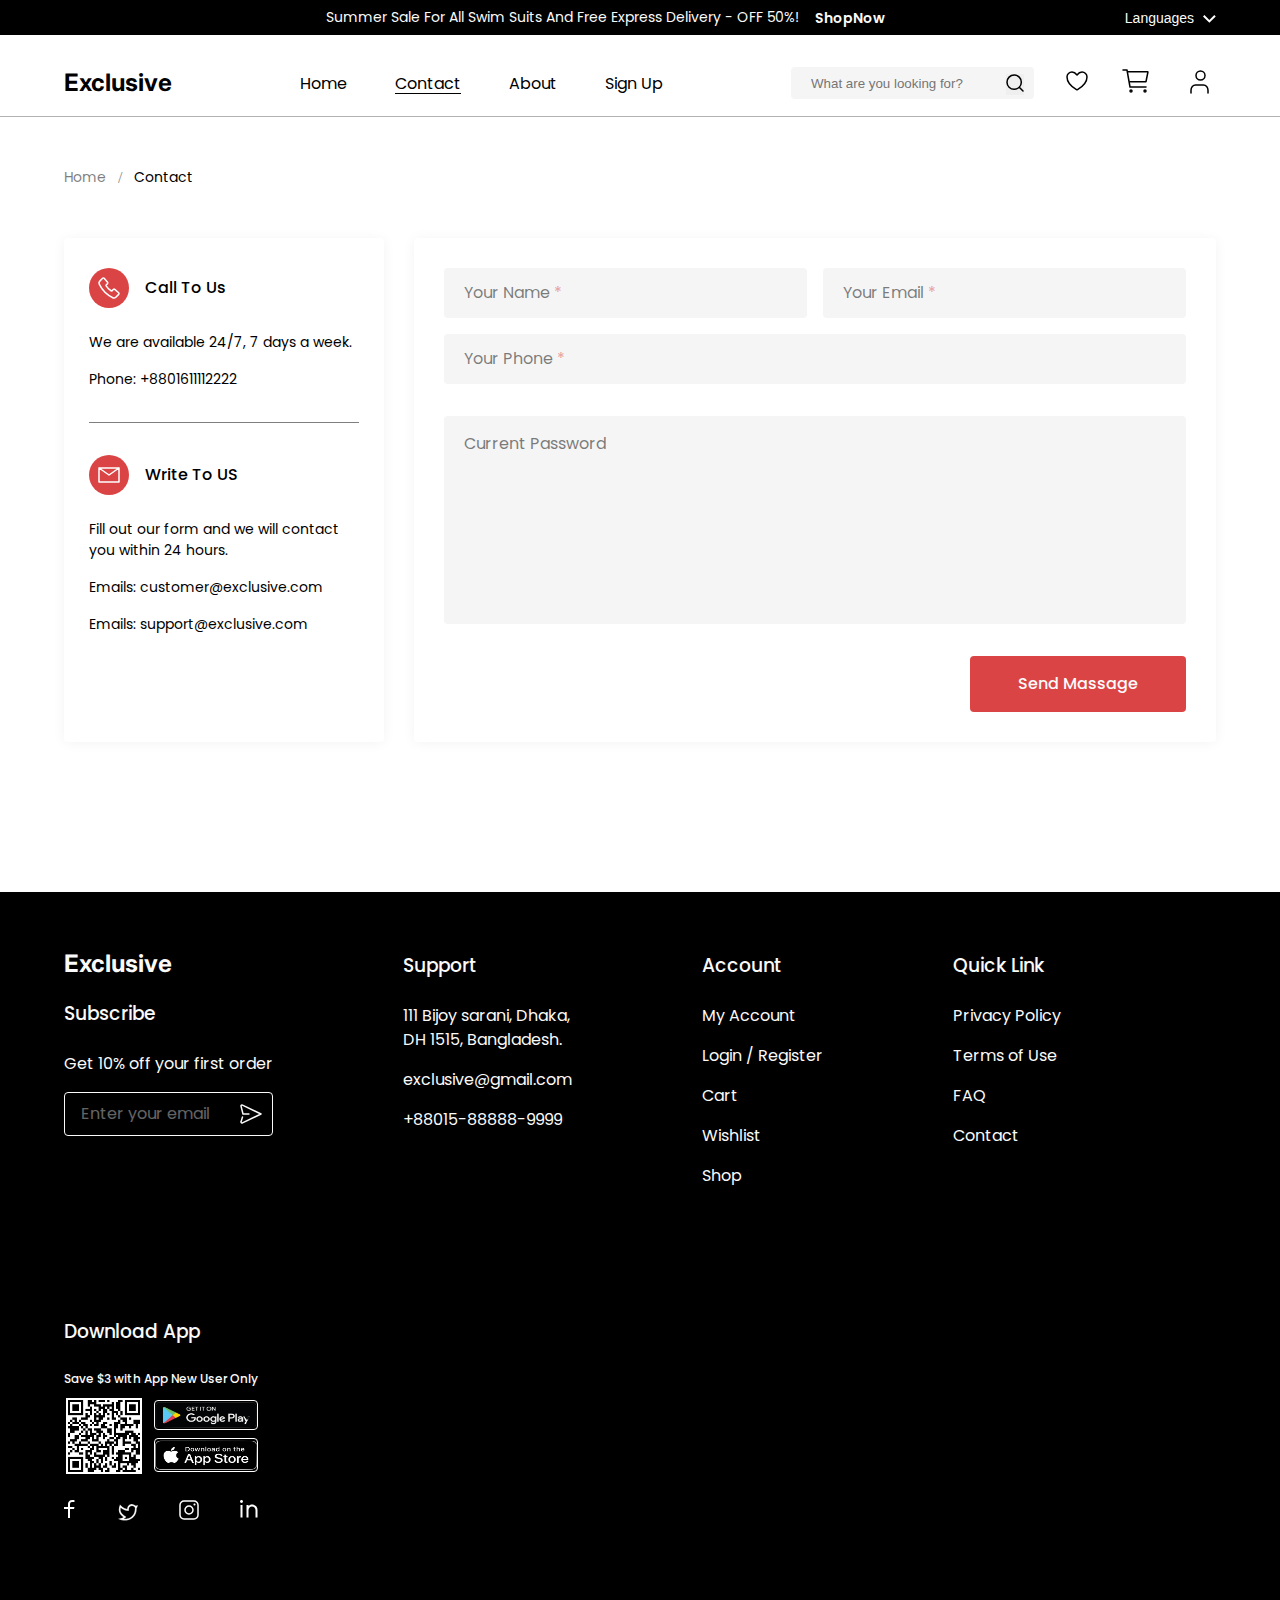
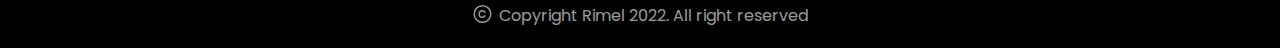
<file: contact.html>
<!DOCTYPE html>
<html lang="en">
<head>
    <meta charset="UTF-8">
    <meta name="viewport" content="width=device-width, initial-scale=1.0">
    <title>E Commerce Website</title>
    <link rel="stylesheet" href="https://cdnjs.cloudflare.com/ajax/libs/font-awesome/6.7.2/css/all.min.css"/>
    <link rel="stylesheet" href="./style.css">
</head>
<body>
    <header class="header border-bottom-black">
        <div class="header-top bg-black py-5 md-d-none ff-poppins">
            <div class="w-90 mx-auto my-0">
                <div class="flex justify-end align-center gap-15 lg-justify-center">
                    <div class="header-top-content flex justify-between align-center gap-1">
                        <h5 class="fs-14 fw-400 lh-21 ls-0 text-light-gray">
                            Summer Sale For All Swim Suits And Free Express Delivery - OFF 50%!
                        </h5>
                        <a href="#" class="fs-14 fw-600 lh-24 ls-0 text-light-gray hover">ShopNow</a>
                    </div>
                    <div class="header-top-dropdown relative">
                        <button class="fs-14 fw-400 lh-21 ls-0 text-light-gray bg-transparent border-none cursor-pointer dropdown" 
                        id="dropdownButton" data-target="dropdownContent">
                            <span class="me-5">Languages</span>
                            <svg width="13" height="8" viewBox="0 0 13 8" fill="none" xmlns="http://www.w3.org/2000/svg">
                                <path d="M6.36403 4.95L11.314 0L12.728 1.414L6.36403 7.778L2.67029e-05 1.414L1.41403 0L6.36403 4.95Z" 
                                fill="white"/>
                            </svg>     
                        </button>
                        <div class="d-none absolute bg-white dropdown-shadow z-1000" id="dropdownContent">
                            <div class="language text-black py-12 px-16 block cursor-pointer">English</div>
                            <div class="language text-black py-12 px-16 block cursor-pointer">French</div>
                            <div class="language text-black py-12 px-16 block cursor-pointer">Spanish</div>
                        </div>
                    </div>
                </div>
            </div>
        </div>
        <div class="header-bottom bg-white">
            <div class="w-90 mx-auto my-0">
                <nav class="header-bottom-content flex justify-between align-center py-30-15 relative">
                    <div class="logo ff-inter">
                        <h2 class="fs-24 fw-700 lh-24 ls-3 text-black">Exclusive</h2>
                    </div>
                    <div class="nav-links md-d-none">
                        <ul class="flex justify-between align-center gap-3 ff-poppins">
                            <li><a class="fs-16 fw-400 lh-24 ls-0 text-black" href="index.html">Home</a></li>
                            <li><a class="fs-16 fw-400 lh-24 ls-0 text-black" href="contact.html">Contact</a></li>
                            <li><a class="fs-16 fw-400 lh-24 ls-0 text-black" href="about.html">About</a></li>
                            <li><a class="fs-16 fw-400 lh-24 ls-0 text-black" href="signup.html">Sign Up</a></li>
                        </ul>
                    </div>
                    <div class="nav-right flex justify-between align-center gap-2 md-d-none">
                        <div class="search-bar bg-smokewhite border-none border-radius-4 p-7-12-20 relative w-243">
                            <input type="text" placeholder="What are you looking for?" class="bg-transparent border-none">
                            <button class="absolute border-none top-7 right-10 cursor-pointer">
                                <svg width="18" height="18" viewBox="0 0 18 18" fill="none" xmlns="http://www.w3.org/2000/svg">
                                    <path d="M17 17L13.2223 13.2156M15.3158 8.15789C15.3158 10.0563 14.5617 11.8769 13.2193 13.2193C11.8769 14.5617 10.0563 15.3158 8.15789 15.3158C6.2595 15.3158 4.43886 14.5617 3.0965 13.2193C1.75413 11.8769 1 10.0563 1 8.15789C1 6.2595 1.75413 4.43886 3.0965 3.0965C4.43886 1.75413 6.2595 1 8.15789 1C10.0563 1 11.8769 1.75413 13.2193 3.0965C14.5617 4.43886 15.3158 6.2595 15.3158 8.15789V8.15789Z" stroke="black" stroke-width="1.5" stroke-linecap="round"/>
                                </svg>
                            </button>
                        </div>
                        <a href="wishlist.html" class="cursor-pointer border-none outline-none bg-transparent">
                            <svg width="22" height="20" viewBox="0 0 22 20" fill="none" xmlns="http://www.w3.org/2000/svg">
                                <path d="M6 1C3.239 1 1 3.216 1 5.95C1 8.157 1.875 13.395 10.488 18.69C10.6423 18.7839 10.8194 18.8335 11 18.8335C11.1806 18.8335 11.3577 18.7839 11.512 18.69C20.125 13.395 21 8.157 21 5.95C21 3.216 18.761 1 16 1C13.239 1 11 4 11 4C11 4 8.761 1 6 1Z" stroke="black" stroke-width="1.5" stroke-linecap="round" stroke-linejoin="round"/>
                            </svg>
                        </a>
                        <a href="cart.html" class="cursor-pointer border-none outline-none bg-transparent">
                            <svg width="32" height="32" viewBox="0 0 32 32" fill="none" xmlns="http://www.w3.org/2000/svg">
                                <path d="M11 27C11.5523 27 12 26.5523 12 26C12 25.4477 11.5523 25 11 25C10.4477 25 10 25.4477 10 26C10 26.5523 10.4477 27 11 27Z" stroke="black" stroke-width="1.5" stroke-linecap="round" stroke-linejoin="round"/>
                                <path d="M25 27C25.5523 27 26 26.5523 26 26C26 25.4477 25.5523 25 25 25C24.4477 25 24 25.4477 24 26C24 26.5523 24.4477 27 25 27Z" stroke="black" stroke-width="1.5" stroke-linecap="round" stroke-linejoin="round"/>
                                <path d="M3 5H7L10 22H26" stroke="black" stroke-width="1.5" stroke-linecap="round" stroke-linejoin="round"/>
                                <path d="M10 16.6667H25.59C25.7056 16.6667 25.8177 16.6267 25.9072 16.5535C25.9966 16.4802 26.0579 16.3782 26.0806 16.2648L27.8806 7.26479C27.8951 7.19222 27.8934 7.11733 27.8755 7.04552C27.8575 6.97371 27.8239 6.90678 27.7769 6.84956C27.73 6.79234 27.6709 6.74625 27.604 6.71462C27.5371 6.68299 27.464 6.66661 27.39 6.66666H8" stroke="black" stroke-width="1.5" stroke-linecap="round" stroke-linejoin="round"/>
                            </svg>
                        </a>
                        <button class="cursor-pointer border-none outline-none bg-transparent">
                            <svg width="32" height="32" viewBox="0 0 32 32" fill="none" xmlns="http://www.w3.org/2000/svg">
                                <path d="M24 27V24.3333C24 22.9188 23.5224 21.5623 22.6722 20.5621C21.8221 19.5619 20.669 19 19.4667 19H11.5333C10.331 19 9.17795 19.5619 8.32778 20.5621C7.47762 21.5623 7 22.9188 7 24.3333V27" stroke="black" stroke-width="1.5" stroke-linecap="round" stroke-linejoin="round"/>
                                <path d="M16.5 14C18.9853 14 21 11.9853 21 9.5C21 7.01472 18.9853 5 16.5 5C14.0147 5 12 7.01472 12 9.5C12 11.9853 14.0147 14 16.5 14Z" stroke="black" stroke-width="1.5" stroke-linecap="round" stroke-linejoin="round"/>
                            </svg>
                        </button>         
                    </div>
                    <button class="hamburger cursor-pointer d-none md-block border-none outline-none bg-transparent">
                        <i class="fa-solid fa-bars text-black fs-24" id="hamburger2"></i>
                    </button>
                    <div class="mobile-menu-1 d-none flex-col align-center bg-white border-radius-8 absolute top-70 right-0 
                    w-full z-1000 box-shadow py-15 overflow-hidden open" id="mobileMenu2">
                        <div class="search-bar bg-smokewhite border-none border-radius-4 p-7-12-20 relative w-70 mb-70 mt-20 sm-w-90
                        mx-auto">
                            <input type="text" placeholder="What are you looking for?" class="bg-transparent border-none">
                            <button class="absolute border-none top-7 right-10 cursor-pointer">
                                <svg width="18" height="18" viewBox="0 0 18 18" fill="none" xmlns="http://www.w3.org/2000/svg">
                                    <path d="M17 17L13.2223 13.2156M15.3158 8.15789C15.3158 10.0563 14.5617 11.8769 13.2193 13.2193C11.8769 14.5617 10.0563 15.3158 8.15789 15.3158C6.2595 15.3158 4.43886 14.5617 3.0965 13.2193C1.75413 11.8769 1 10.0563 1 8.15789C1 6.2595 1.75413 4.43886 3.0965 3.0965C4.43886 1.75413 6.2595 1 8.15789 1C10.0563 1 11.8769 1.75413 13.2193 3.0965C14.5617 4.43886 15.3158 6.2595 15.3158 8.15789V8.15789Z" stroke="black" stroke-width="1.5" stroke-linecap="round"/>
                                </svg>
                            </button>
                        </div>
                        <div class="header-top-dropdown relative mb-100 flex justify-center align-center">
                            <button class="fs-14 fw-400 lh-21 ls-0 text-black bg-transparent border-none cursor-pointer dropdown" 
                            id="dropdownButton1" data-target="dropdownContent1">
                                <span class="me-5">Languages</span>
                                <svg width="13" height="8" viewBox="0 0 13 8" fill="none" xmlns="http://www.w3.org/2000/svg">
                                    <path d="M6.36403 4.95L11.314 0L12.728 1.414L6.36403 7.778L2.67029e-05 1.414L1.41403 0L6.36403 4.95Z" 
                                    fill="black"/>
                                </svg>     
                            </button>
                            <div class="d-none absolute top-23 bg-black dropdown-shadow" id="dropdownContent1">
                                <div class="language text-white py-12 px-16 block cursor-pointer">English</div>
                                <div class="language text-white py-12 px-16 block cursor-pointer">French</div>
                                <div class="language text-white py-12 px-16 block cursor-pointer">Spanish</div>
                            </div>
                        </div>
                        <div class="nav-links mb-100">
                            <ul class="flex flex-col text-center gap-3 ff-poppins">
                                <li><a class="fs-20 fw-600 lh-24 ls-0 text-black" href="index.html">Home</a></li>
                                <li><a class="fs-20 fw-600 lh-24 ls-0 text-black" href="contact.html">Contact</a></li>
                                <li><a class="fs-20 fw-600 lh-24 ls-0 text-black" href="about.html">About</a></li>
                                <li><a class="fs-20 fw-600 lh-24 ls-0 text-black" href="signup.html">Sign Up</a></li>
                            </ul>
                        </div>
                        <div class="nav-right flex lg-justify-center align-center gap-2">
                            <a href="wishlist.html" class="cursor-pointer border-none outline-none bg-transparent">
                                <svg width="22" height="20" viewBox="0 0 22 20" fill="none" xmlns="http://www.w3.org/2000/svg">
                                    <path d="M6 1C3.239 1 1 3.216 1 5.95C1 8.157 1.875 13.395 10.488 18.69C10.6423 18.7839 10.8194 18.8335 11 18.8335C11.1806 18.8335 11.3577 18.7839 11.512 18.69C20.125 13.395 21 8.157 21 5.95C21 3.216 18.761 1 16 1C13.239 1 11 4 11 4C11 4 8.761 1 6 1Z" stroke="black" stroke-width="1.5" stroke-linecap="round" stroke-linejoin="round"/>
                                </svg>
                            </a>
                            <a href="cart.html" class="cursor-pointer border-none outline-none bg-transparent">
                                <svg width="32" height="32" viewBox="0 0 32 32" fill="none" xmlns="http://www.w3.org/2000/svg">
                                    <path d="M11 27C11.5523 27 12 26.5523 12 26C12 25.4477 11.5523 25 11 25C10.4477 25 10 25.4477 10 26C10 26.5523 10.4477 27 11 27Z" stroke="black" stroke-width="1.5" stroke-linecap="round" stroke-linejoin="round"/>
                                    <path d="M25 27C25.5523 27 26 26.5523 26 26C26 25.4477 25.5523 25 25 25C24.4477 25 24 25.4477 24 26C24 26.5523 24.4477 27 25 27Z" stroke="black" stroke-width="1.5" stroke-linecap="round" stroke-linejoin="round"/>
                                    <path d="M3 5H7L10 22H26" stroke="black" stroke-width="1.5" stroke-linecap="round" stroke-linejoin="round"/>
                                    <path d="M10 16.6667H25.59C25.7056 16.6667 25.8177 16.6267 25.9072 16.5535C25.9966 16.4802 26.0579 16.3782 26.0806 16.2648L27.8806 7.26479C27.8951 7.19222 27.8934 7.11733 27.8755 7.04552C27.8575 6.97371 27.8239 6.90678 27.7769 6.84956C27.73 6.79234 27.6709 6.74625 27.604 6.71462C27.5371 6.68299 27.464 6.66661 27.39 6.66666H8" stroke="black" stroke-width="1.5" stroke-linecap="round" stroke-linejoin="round"/>
                                </svg>
                            </a>
                            <button class="cursor-pointer border-none outline-none bg-transparent">
                                <svg width="32" height="32" viewBox="0 0 32 32" fill="none" xmlns="http://www.w3.org/2000/svg">
                                    <path d="M24 27V24.3333C24 22.9188 23.5224 21.5623 22.6722 20.5621C21.8221 19.5619 20.669 19 19.4667 19H11.5333C10.331 19 9.17795 19.5619 8.32778 20.5621C7.47762 21.5623 7 22.9188 7 24.3333V27" stroke="black" stroke-width="1.5" stroke-linecap="round" stroke-linejoin="round"/>
                                    <path d="M16.5 14C18.9853 14 21 11.9853 21 9.5C21 7.01472 18.9853 5 16.5 5C14.0147 5 12 7.01472 12 9.5C12 11.9853 14.0147 14 16.5 14Z" stroke="black" stroke-width="1.5" stroke-linecap="round" stroke-linejoin="round"/>
                                </svg>
                            </button>         
                        </div>
                    </div>
                </nav>
            </div>
        </div>
    </header>

    <main class="main">
        <section class="contact-heading mt-50">
            <div class="w-90 mx-auto my-0 flex align-center gap-12">
                <a href="index.html" class="ff-poppins fs-14 fw-400 lh-21 ls-0 text-black opacity-50">Home</a>
                <div class="text-black opacity-50">/</div>
                <a href="contact.html" class="ff-poppins fs-14 fw-400 lh-21 ls-0 text-black">Contact</a>
            </div>
        </section>
        <section class="contact-main mt-50">
            <div class="w-90 mx-auto flex gap-30 flex-wrap sm-flex-col">
                <div class="col-1 flex flex-00320 border-radius-4 border-none box-shadow-1 py-30 px-25 sm-w-full">
                    <div class="contact-sidebar-content flex flex-col gap-32">
                        <div class="contact-sidebar-top flex flex-col gap-24">
                            <div class="call-to-us flex align-center gap-16">
                                <svg width="40" height="40" viewBox="0 0 40 40" fill="none" xmlns="http://www.w3.org/2000/svg">
                                    <rect width="40" height="40" rx="20" fill="#DB4444"/>
                                    <path d="M18.5542 14.24L15.1712 10.335C14.7812 9.885 14.0662 9.887 13.6132 10.341L10.8312 
                                    13.128C10.0032 13.957 9.76623 15.188 10.2452 16.175C13.1069 22.1 17.8853 26.8851 23.8062 
                                    29.755C24.7922 30.234 26.0222 29.997 26.8502 29.168L29.6582 26.355C30.1132 25.9 30.1142 
                                    25.181 29.6602 24.791L25.7402 21.426C25.3302 21.074 24.6932 21.12 24.2822 21.532L22.9182 
                                    22.898C22.8484 22.9712 22.7565 23.0194 22.6566 23.0353C22.5567 23.0512 22.4543 23.0339 
                                    22.3652 22.986C20.1357 21.7021 18.2862 19.8502 17.0052 17.619C16.9573 17.5298 16.9399 17.4272 16.9558 
                                    17.3272C16.9717 17.2271 17.02 17.135 17.0932 17.065L18.4532 15.704C18.8652 15.29 18.9102 14.65 
                                    18.5542 14.239V14.24Z" stroke="white" stroke-width="1.5" stroke-linecap="round" 
                                    stroke-linejoin="round"/>
                                </svg>
                                <h4 class="ff-poppins fs-16 fw-500 lh-24 ls-0 text-black">Call To Us</h4>
                            </div>
                            <div class="call-to-us-bottom flex flex-col gap-16">
                                <p class="ff-poppins fs-14 fw-400 lh-21 ls-0 text-black">We are available 24/7, 7 days a week.</p>
                                <p class="ff-poppins fs-14 fw-400 lh-21 ls-0 text-black">Phone: +8801611112222</p>
                            </div>
                        </div>
                        <div class="contact-sidebar-center border-bottom-black-3"></div>
                        <div class="contact-sidebar-bottom flex flex-col gap-24">
                            <div class="write-to-us flex align-center gap-16">
                                <svg width="40" height="40" viewBox="0 0 40 40" fill="none" xmlns="http://www.w3.org/2000/svg">
                                    <rect width="40" height="40" rx="20" fill="#DB4444"/>
                                    <path d="M10 13L20 20L30 13M10 27H30V13H10V27Z" stroke="white" stroke-width="1.5" 
                                    stroke-linecap="round" stroke-linejoin="round"/>
                                </svg>
                                <h4 class="ff-poppins fs-16 fw-500 lh-24 ls-0 text-black">Write To US</h4>
                            </div>
                            <div class="write-to-us-bottom flex flex-col gap-16">
                                <p class="ff-poppins fs-14 fw-400 lh-21 ls-0 text-black">
                                    Fill out our form and we will contact you within 24 hours.
                                </p>
                                <p class="ff-poppins fs-14 fw-400 lh-21 ls-0 text-black">Emails: customer@exclusive.com</p>
                                <p class="ff-poppins fs-14 fw-400 lh-21 ls-0 text-black">Emails: support@exclusive.com</p>
                            </div>
                        </div>
                    </div>
                </div>
                <div class="col-2 flex flex-1 sm-w-full">
                    <div class="contact-main-content py-30 px-30 flex flex-col gap-32 border-radius-4 border-none box-shadow-1 w-full">
                        <form action="#" class="flex flex-col gap-32" id="contact-form">
                            <div class="form-row flex gap-16 flex-wrap">
                                <div class="name-field h-50-1 bg-smokewhite border-none border-radius-4 px-20 flex flex-1 relative
                                sm-w-full">
                                    <input type="text" placeholder=" " class="border-none outline-none bg-transparent ff-poppins fs-16 
                                    fw-400 lh-24 ls-0 text-black" required>
                                    <div class="custom-placeholder ff-poppins fs-16 fw-400 lh-24 ls-0">
                                        <span class="text text-black-1">Your Name</span> 
                                        <span class="asterisk text-softred-1">*</span>
                                    </div>
                                </div>
                                <div class="email-field h-50-1 bg-smokewhite border-none border-radius-4 px-20 flex flex-1 relative
                                sm-w-full">
                                    <input type="email" placeholder=" " class="border-none outline-none bg-transparent ff-poppins fs-16 
                                    fw-400 lh-24 ls-0 text-black" required>
                                    <div class="custom-placeholder ff-poppins fs-16 fw-400 lh-24 ls-0">
                                        <span class="text text-black-1">Your Email</span> 
                                        <span class="asterisk text-softred-1">*</span>
                                    </div>
                                </div>
                                <div class="phone-field h-50-1 bg-smokewhite border-none border-radius-4 px-20 flex flex-1 relative
                                sm-w-full">
                                    <input type="tel" placeholder=" " class="border-none outline-none bg-transparent ff-poppins fs-16 
                                    fw-400 lh-24 ls-0 text-black" required>
                                    <div class="custom-placeholder ff-poppins fs-16 fw-400 lh-24 ls-0">
                                        <span class="text text-black-1">Your Phone</span> 
                                        <span class="asterisk text-softred-1">*</span>
                                    </div>
                                </div>
                            </div>
                            <div class="form-row flex">
                                <div class="message-field bg-smokewhite border-none border-radius-4 align-start px-20 py-16 flex w-full 
                                h-208">
                                    <input type="text" placeholder="Current Password" class="border-none outline-none 
                                    bg-transparent ff-poppins fs-16 fw-400 lh-24 ls-0 text-black">
                                </div>
                            </div>
                        </form>
                        <div class="send-msg-button flex justify-end align-center xs-justify-center">
                            <button class="send-msg-btn bg-softred border-none border-radius-4 py-16 px-48 ff-poppins fs-16 fw-500
                            lh-24 ls-0 text-light-gray xs-w-full" type="submit" form="contact-form">
                                Send Massage
                            </button>
                        </div>
                    </div>
                </div>
            </div>
        </section>
    </main>

    <footer class="footer bg-black mt-150">
        <div class="footer-top border-bottom-white">
            <div class="w-90 mx-auto my-0 py-60 flex justify-center align-start xl-justify-start flex-wrap gap-130">
                <div class="footer-col flex flex-col gap-16">
                    <div class="footer-col-top flex flex-col gap-24 text-light-gray">
                        <h2 class="ff-inter fs-24 fw-700 lh-24 ls-3">Exclusive</h2>
                        <h3 class="ff-poppins fs-20 fw-500 lh-28 ls-0">Subscribe</h3>
                        <h4 class="ff-poppins fs-16 fw-400 lh-24 ls-0">Get 10% off your first order</h4>
                    </div>
                    <div class="footer-col-bottom py-12 ps-16 border-radius-4 border-light-gray relative">
                        <input type="text" placeholder="Enter your email" class="border-none bg-transparent outline-none text-light-gray">
                        <button class="top-11 right-10 absolute cursor-pointer bg-transparent border-none">
                            <svg width="22" height="20" viewBox="0 0 22 20" fill="none" xmlns="http://www.w3.org/2000/svg">
                                <path d="M8.91199 9.9998H2.99999L1.02299 2.1348C1.01033 2.0891 1.00262 2.04216 0.999989 1.9948C0.977989 
                                1.2738 1.77199 0.773804 2.45999 1.1038L21 9.9998L2.45999 18.8958C1.77999 19.2228 0.995989 18.7368 0.999989 
                                18.0288C1.00201 17.9655 1.01313 17.9029 1.03299 17.8428L2.49999 12.9998" stroke="#FAFAFA" 
                                stroke-width="1.5" stroke-linecap="round" stroke-linejoin="round"/>
                            </svg>
                        </button>
                    </div>
                </div>
                <div class="footer-col flex flex-col gap-24">
                    <h3 class="ff-poppins fs-20 fw-500 lh-28 ls-0 text-light-gray">Support</h3>
                    <div class="flex flex-col gap-16 text-light-gray">
                        <h4 class="ff-poppins fs-16 fw-400 lh-24 ls-0">
                            111 Bijoy sarani, Dhaka, <br>  DH 1515, Bangladesh.
                        </h4>
                        <h4 class="ff-poppins fs-16 fw-400 lh-24 ls-0">exclusive@gmail.com</h4>
                        <h4 class="ff-poppins fs-16 fw-400 lh-24 ls-0">+88015-88888-9999</h4>
                    </div>
                </div>
                <div class="footer-col flex flex-col gap-24">
                    <h3 class="ff-poppins fs-20 fw-500 lh-28 ls-0 text-light-gray">Account</h3>
                    <div class="flex flex-col gap-16">
                        <a href="account.html" class="ff-poppins fs-16 fw-400 lh-24 ls-0 text-light-gray">My Account</a>
                        <a href="signup.html" class="ff-poppins fs-16 fw-400 lh-24 ls-0 text-light-gray">Login / Register</a>
                        <a href="cart.html" class="ff-poppins fs-16 fw-400 lh-24 ls-0 text-light-gray">Cart</a>
                        <a href="wishlist.html" class="ff-poppins fs-16 fw-400 lh-24 ls-0 text-light-gray">Wishlist</a>
                        <a href="#" class="ff-poppins fs-16 fw-400 lh-24 ls-0 text-light-gray">Shop</a>
                    </div>
                </div>
                <div class="footer-col flex flex-col gap-24">
                    <h3 class="ff-poppins fs-20 fw-500 lh-28 ls-0 text-light-gray">Quick Link</h3>
                    <div class="flex flex-col gap-16">
                        <a href="#" class="ff-poppins fs-16 fw-400 lh-24 ls-0 text-light-gray">Privacy Policy</a>
                        <a href="#" class="ff-poppins fs-16 fw-400 lh-24 ls-0 text-light-gray">Terms of Use</a>
                        <a href="#" class="ff-poppins fs-16 fw-400 lh-24 ls-0 text-light-gray">FAQ</a>
                        <a href="contact.html" class="ff-poppins fs-16 fw-400 lh-24 ls-0 text-light-gray">Contact</a>
                    </div>
                </div>
                <div class="footer-col flex flex-col gap-24">
                    <div class="footer-col-top flex flex-col gap-24">
                        <h3 class="ff-poppins fs-20 fw-500 lh-28 ls-0 text-light-gray">Download App</h3>
                        <div class="flex flex-col gap-8">
                            <h6 class="ff-poppins fs-12 fw-500 lh-18 ls-0 text-light-gray">Save $3 with App New User Only</h6>
                            <div class="flex justify-between align-center">
                                <div class="qr-code w-80 h-80 flex justify-center align-center">
                                    <img src="./images/qrcode.jpg" alt="qrcode" class="w-76 h-76 border-white">
                                </div>
                                <div class="flex flex-col gap-8">
                                    <img src="./images/gplaystore.png" alt="gplaystore" class="w-104 h-30 border-radius-4 
                                    border-light-gray-1"> 
                                    <img src="./images/appstore.png" alt="appstore" class="w-104 h-34 border-radius-4 border-white-1">
                                </div>
                            </div>
                        </div>
                    </div>
                    <div class="footer-col-bottom flex justify-between align-start gap-24">
                        <svg width="11" height="18" viewBox="0 0 11 18" fill="none" xmlns="http://www.w3.org/2000/svg" 
                        class="cursor-pointer">
                            <path d="M6 7H10.5L10 9H6V18H4V9H0V7H4V5.128C4 3.345 4.186 2.698 4.534 2.046C4.87501 1.40181 5.40181 0.875009 
                            6.046 0.534C6.698 0.186 7.345 0 9.128 0C9.65 0 10.108 0.0500001 10.5 0.15V2H9.128C7.804 2 7.401 2.078 6.99 
                            2.298C6.686 2.46 6.46 2.686 6.298 2.99C6.078 3.401 6 3.804 6 5.128V7Z" fill="white"/>
                        </svg>
                        <svg width="23" height="24" viewBox="0 0 23 24" fill="none" xmlns="http://www.w3.org/2000/svg"
                        class="cursor-pointer">
                            <path d="M14.1211 4.44336C14.8883 4.1364 15.7199 4.03349 16.5352 4.1416L16.8838 4.20117C17.8082 4.39388 18.6557 
                            4.85462 19.3193 5.52637L19.3486 5.55664H19.3906C19.7296 5.55426 20.0806 5.59738 20.498 5.53809C20.882 5.48352 
                            21.3278 5.34203 21.915 5.00977C21.6091 6.49447 21.4324 7.16729 20.7646 8.08301L20.7451 8.10938V8.14258C20.7451 
                            11.9414 19.5781 14.7564 17.8262 16.7393C16.1825 18.5994 14.0186 19.7335 11.8057 20.2568L11.3623 20.3535C9.7452 
                            20.6761 7.754 20.5731 5.99609 20.2109C5.11794 20.03 4.30096 19.7842 3.62012 19.4971C3.03699 19.2511 2.56006 
                            18.9759 2.22949 18.6885C2.6606 18.6463 3.41195 18.553 4.24414 18.3594C5.24389 18.1267 6.37194 17.749 7.20312 
                            17.1406L7.31934 17.0557L7.19922 16.9766C6.50766 16.5207 4.81165 15.4984 3.73145 13.5166C2.66701 11.5637 2.19288 
                            8.66296 3.91406 4.42578C5.47307 6.22095 7.05692 7.48915 8.66602 8.22363L8.99512 8.36719C9.57627 8.60556 9.94226 
                            8.72333 10.2314 8.79102C10.5195 8.85841 10.7322 8.8754 10.9922 8.91113L11.2871 8.95215L11.1074 8.77148C11.1323 
                            7.84188 11.4255 6.93867 11.9541 6.17285C12.4234 5.49307 13.0591 4.94768 13.7979 4.58691L14.1211 4.44336ZM15.9053 
                            5.90137C15.119 5.90124 14.3638 6.20994 13.8027 6.76074C13.3119 7.24267 13.0038 7.87627 12.9248 8.55371L12.9053 
                            8.84668L12.877 10.4209C12.8756 10.4914 12.8592 10.5613 12.8291 10.625C12.799 10.6887 12.7556 10.7452 12.7021 
                            10.791C12.6487 10.8368 12.5861 10.8716 12.5186 10.8916C12.4848 10.9016 12.45 10.9075 12.415 10.9102L12.3105 
                            10.9072L10.749 10.6953C8.71753 10.4183 6.7663 9.48248 4.88965 7.91895L4.75781 7.80859L4.72754 7.97754C4.42573 
                            9.64812 4.56793 11.0709 5.14746 12.3018C5.69051 13.455 6.61342 14.4312 7.89453 15.2832L8.15625 15.4521L9.90234 
                            16.5498C9.97145 16.5932 10.0296 16.6529 10.0703 16.7236C10.111 16.7944 10.1339 16.8744 10.1367 16.9561C10.1395 
                            17.0377 10.1217 17.1189 10.0859 17.1924C10.0681 17.229 10.0455 17.2629 10.0195 17.2939L9.93066 17.3779L8.33887 
                            18.541L8.11523 18.7041L8.3916 18.7207C9.22554 18.7727 10.0251 18.7474 10.7188 18.6396L11.0098 18.5879C13.3887 
                            18.1129 15.375 16.9789 16.7656 15.2207C18.1559 13.4627 18.9453 11.0883 18.9453 8.14258C18.9453 7.99705 18.8715 
                            7.78499 18.7441 7.55762C18.6144 7.32598 18.4211 7.06491 18.167 6.82031C17.6901 6.36143 16.9936 5.95525 16.0889 
                            5.90625L15.9053 5.90137Z" fill="white" stroke="black" stroke-width="0.2"/>
                        </svg>
                        <svg width="20" height="20" viewBox="0 0 20 20" fill="none" xmlns="http://www.w3.org/2000/svg" 
                        class="cursor-pointer">
                            <path d="M15 1H5C3.93913 1 2.92172 1.42143 2.17157 2.17157C1.42143 2.92172 1 3.93913 1 5V15C1 16.0609 1.42143 
                            17.0783 2.17157 17.8284C2.92172 18.5786 3.93913 19 5 19H15C16.0609 19 17.0783 18.5786 17.8284 17.8284C18.5786 
                            17.0783 19 16.0609 19 15V5C19 3.93913 18.5786 2.92172 17.8284 2.17157C17.0783 1.42143 16.0609 1 15 1Z" 
                            stroke="white" stroke-width="1.5" stroke-linejoin="round"/>
                            <path d="M10 14C11.0609 14 12.0783 13.5786 12.8284 12.8284C13.5786 12.0783 14 11.0609 14 10C14 8.93913 13.5786 
                            7.92172 12.8284 7.17157C12.0783 6.42143 11.0609 6 10 6C8.93913 6 7.92172 6.42143 7.17157 7.17157C6.42143 7.92172 
                            6 8.93913 6 10C6 11.0609 6.42143 12.0783 7.17157 12.8284C7.92172 13.5786 8.93913 14 10 14V14Z" stroke="white" 
                            stroke-width="1.5" stroke-linejoin="round"/>
                            <path d="M15.5 5.5C15.7652 5.5 16.0196 5.39464 16.2071 5.20711C16.3946 5.01957 16.5 4.76522 16.5 4.5C16.5 
                            4.23478 16.3946 3.98043 16.2071 3.79289C16.0196 3.60536 15.7652 3.5 15.5 3.5C15.2348 3.5 14.9804 3.60536 14.7929 
                            3.79289C14.6054 3.98043 14.5 4.23478 14.5 4.5C14.5 4.76522 14.6054 5.01957 14.7929 5.20711C14.9804 5.39464 
                            15.2348 5.5 15.5 5.5Z" fill="white"/>
                        </svg>
                        <svg width="18" height="18" viewBox="0 0 18 18" fill="none" xmlns="http://www.w3.org/2000/svg"
                        class="cursor-pointer">
                            <path d="M8.5 6.05C9.417 5.113 10.611 4.5 12 4.5C13.4587 4.5 14.8576 5.07946 15.8891 6.11091C16.9205 7.14236 
                            17.5 8.54131 17.5 10V17.5H15.5V10C15.5 9.07174 15.1313 8.1815 14.4749 7.52513C13.8185 6.86875 12.9283 6.5 12 
                            6.5C11.0717 6.5 10.1815 6.86875 9.52513 7.52513C8.86875 8.1815 8.5 9.07174 8.5 10V17.5H6.5V5H8.5V6.05ZM1.5 
                            3C1.10218 3 0.720644 2.84196 0.43934 2.56066C0.158035 2.27936 0 1.89782 0 1.5C0 1.10218 0.158035 0.720644 
                            0.43934 0.43934C0.720644 0.158035 1.10218 0 1.5 0C1.89782 0 2.27936 0.158035 2.56066 0.43934C2.84196 0.720644 3 
                            1.10218 3 1.5C3 1.89782 2.84196 2.27936 2.56066 2.56066C2.27936 2.84196 1.89782 3 1.5 3ZM0.5 5H2.5V17.5H0.5V5Z" 
                            fill="white"/>
                        </svg>
                    </div>
                </div>
            </div>
        </div>
        <div class="footer-bottom w-90 mx-auto my-0 flex justify-center align-center py-20">
            <div class="copyright flex gap-6 opacity-60">
                <svg width="21" height="20" viewBox="0 0 21 20" fill="none" xmlns="http://www.w3.org/2000/svg">
                    <path d="M10.5 18.3332C15.1024 18.3332 18.8334 14.6022 18.8334 9.99984C18.8334 5.39746 15.1024 1.6665 10.5 
                    1.6665C5.89765 1.6665 2.16669 5.39746 2.16669 9.99984C2.16669 14.6022 5.89765 18.3332 10.5 18.3332Z" stroke="white" 
                    stroke-width="1.5" stroke-linecap="round" stroke-linejoin="round"/>
                    <path d="M13 8.14799C13 8.14799 11.9706 6.6665 10.2549 6.6665C8.53924 6.6665 7.16669 8.14799 7.16669 9.99984C7.16669 
                    11.8517 8.53924 13.3332 10.2549 13.3332C11.9706 13.3332 13 11.8517 13 11.8517" stroke="white" stroke-width="1.5" 
                    stroke-linecap="round" stroke-linejoin="round"/>
                </svg>
                <h4 class="ff-poppins fs-16 fw-400 lh-24 ls-0 text-white xxxs-fs-16">Copyright Rimel 2022. All right reserved</h4>
            </div>
        </div>
    </footer>

    <script src="./script2.js"></script>
</body>
</html>
</file>
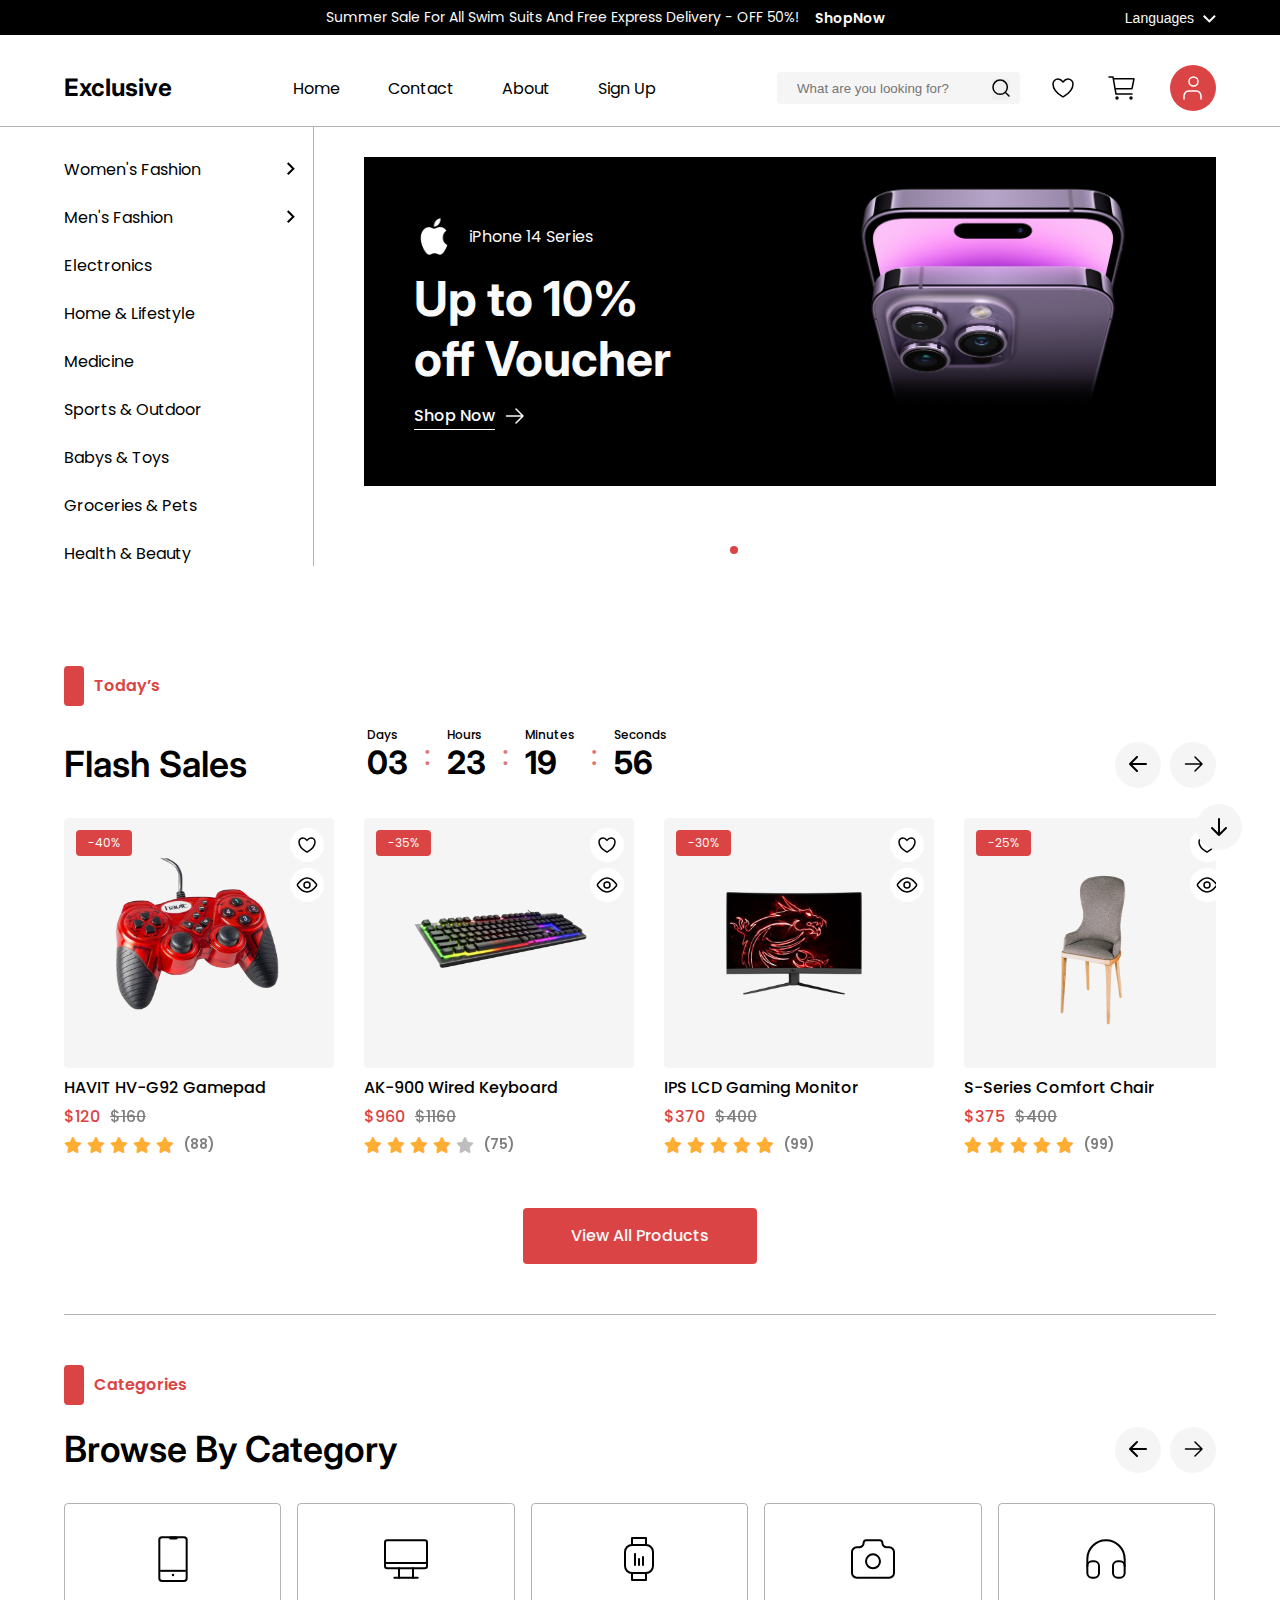
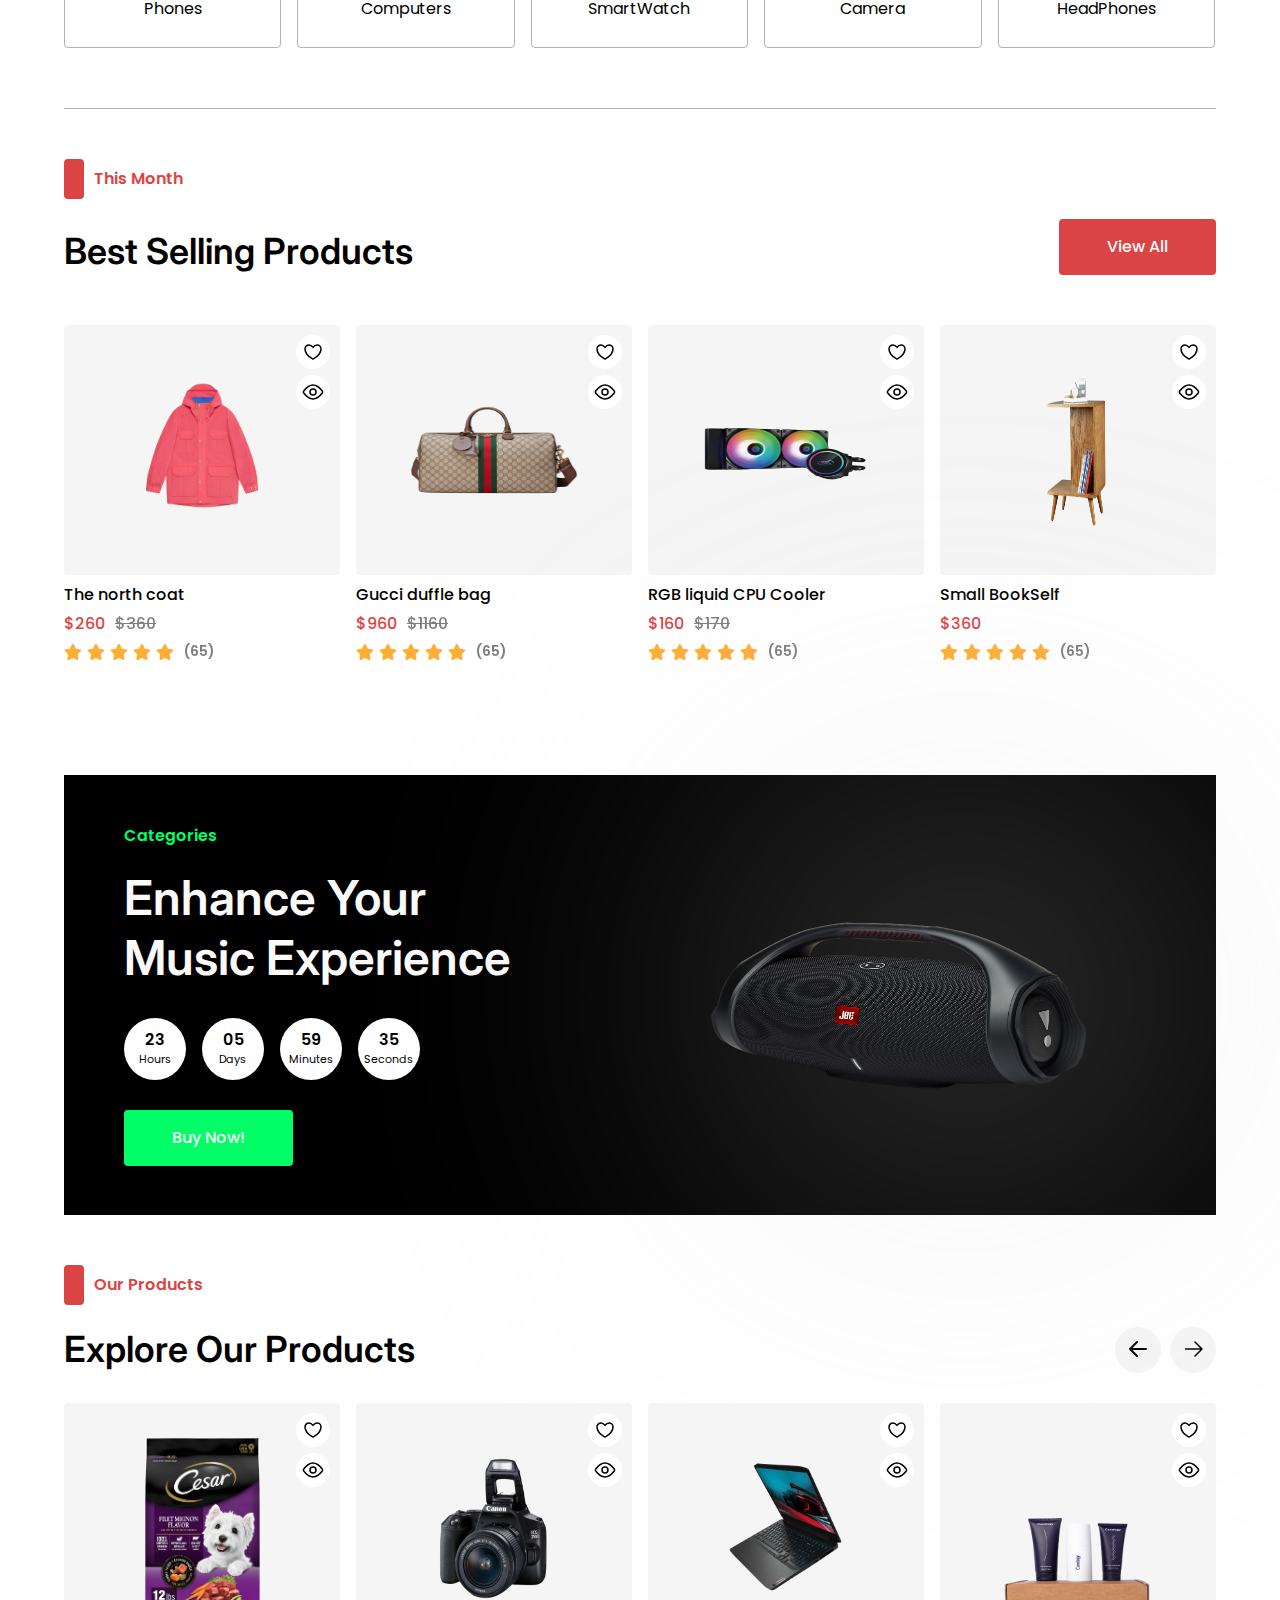
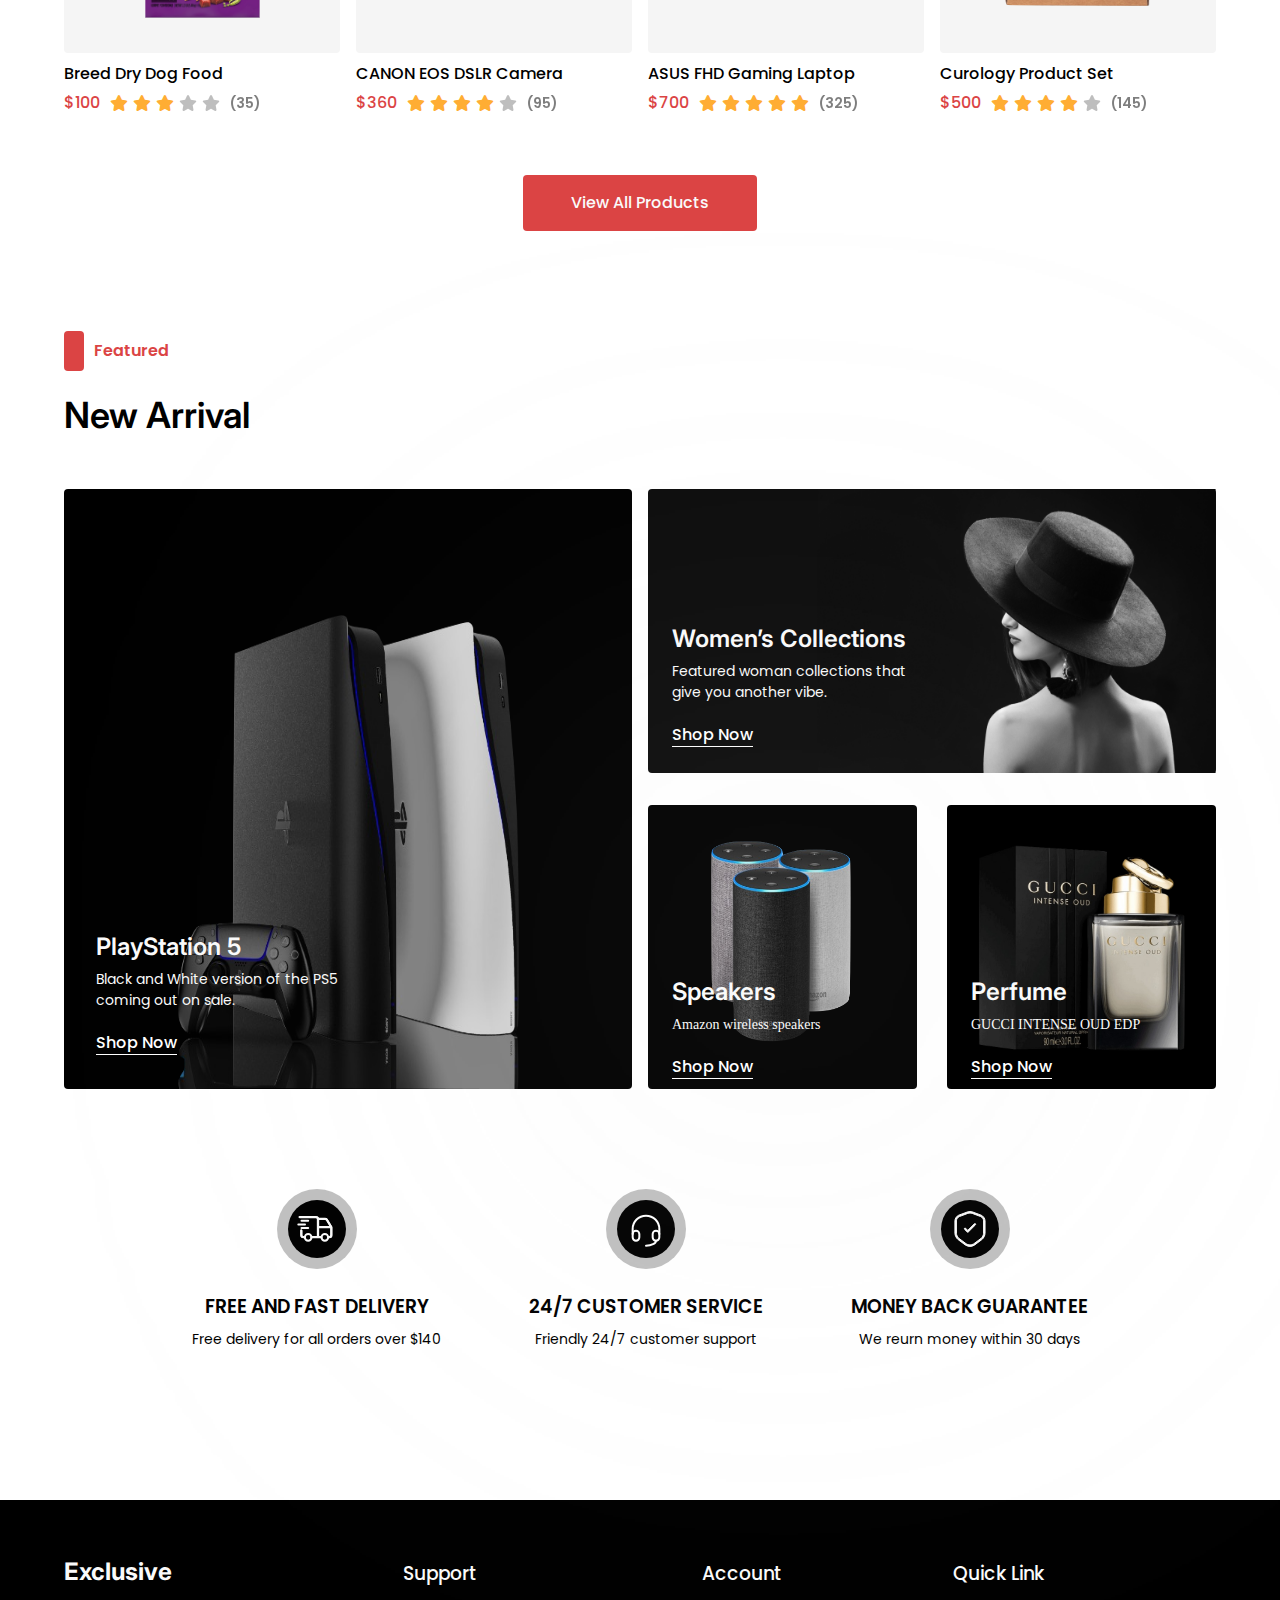
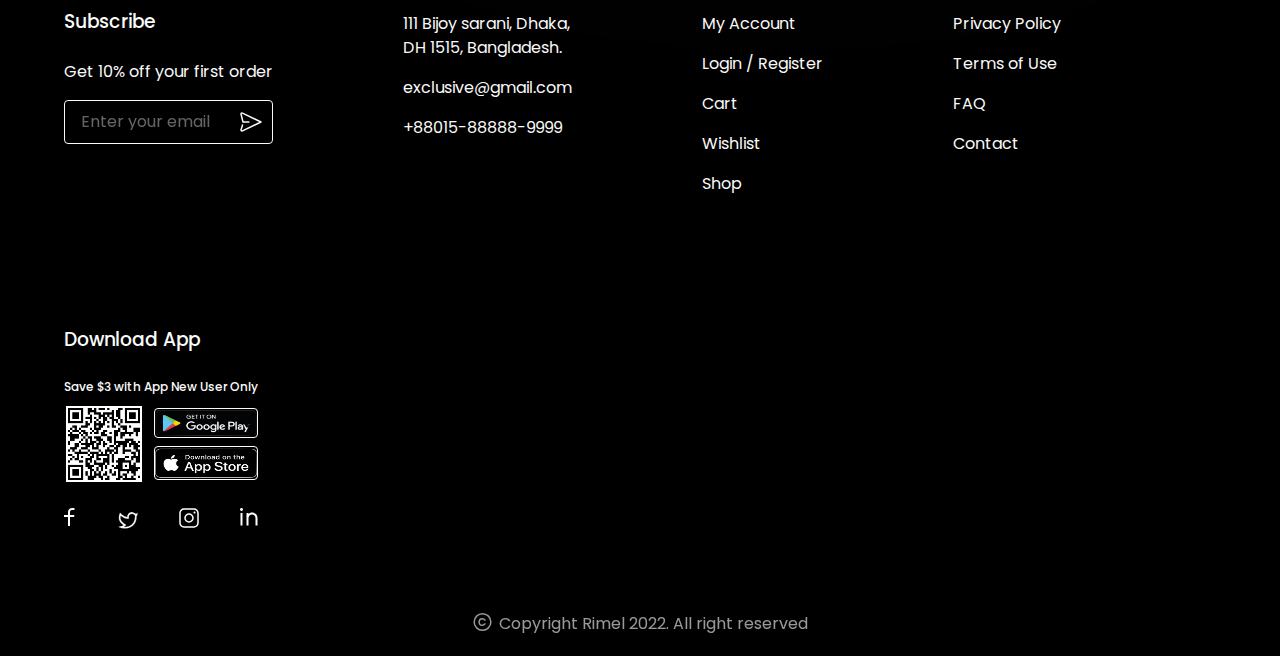
<file: index-account.html>
<!DOCTYPE html>
<html lang="en">
<head>
    <meta charset="UTF-8">
    <meta name="viewport" content="width=device-width, initial-scale=1.0">
    <title>E Commerce Website</title>
    <link rel="stylesheet" href="https://cdnjs.cloudflare.com/ajax/libs/font-awesome/6.7.2/css/all.min.css"/>
    <link rel="stylesheet" href="./style.css">
</head>
<body>
    <header class="header border-bottom-black">
        <div class="header-top bg-black py-5 lg-d-none ff-poppins">
            <div class="w-90 mx-auto my-0">
                <div class="flex justify-end align-center gap-15 lg-justify-center">
                    <div class="header-top-content flex justify-between align-center gap-1">
                        <h5 class="fs-14 fw-400 lh-21 ls-0 text-light-gray">
                            Summer Sale For All Swim Suits And Free Express Delivery - OFF 50%!
                        </h5>
                        <a href="#" class="fs-14 fw-600 lh-24 ls-0 text-light-gray hover">ShopNow</a>
                    </div>
                    <div class="header-top-dropdown relative">
                        <button class="fs-14 fw-400 lh-21 ls-0 text-light-gray bg-transparent border-none cursor-pointer dropdown" 
                        id="dropdownButton" data-target="dropdownContent">
                            <span class="me-5">Languages</span>
                            <svg width="13" height="8" viewBox="0 0 13 8" fill="none" xmlns="http://www.w3.org/2000/svg">
                                <path d="M6.36403 4.95L11.314 0L12.728 1.414L6.36403 7.778L2.67029e-05 1.414L1.41403 0L6.36403 4.95Z" 
                                fill="white"/>
                            </svg>     
                        </button>
                        <div class="d-none absolute bg-white dropdown-shadow z-1000" id="dropdownContent">
                            <div class="language text-black py-12 px-16 block cursor-pointer">English</div>
                            <div class="language text-black py-12 px-16 block cursor-pointer">French</div>
                            <div class="language text-black py-12 px-16 block cursor-pointer">Spanish</div>
                        </div>
                    </div>
                </div>
            </div>
        </div>
        <div class="header-bottom bg-white">
            <div class="w-90 mx-auto my-0">
                <nav class="header-bottom-content flex justify-between align-center py-30-15 relative">
                    <div class="logo ff-inter">
                        <h2 class="fs-24 fw-700 lh-24 ls-3 text-black">Exclusive</h2>
                    </div>
                    <div class="nav-links lg-d-none">
                        <ul class="flex justify-between align-center gap-3 ff-poppins">
                            <li><a class="fs-16 fw-400 lh-24 ls-0 text-black" href="index.html">Home</a></li>
                            <li><a class="fs-16 fw-400 lh-24 ls-0 text-black" href="contact.html">Contact</a></li>
                            <li><a class="fs-16 fw-400 lh-24 ls-0 text-black" href="about.html">About</a></li>
                            <li><a class="fs-16 fw-400 lh-24 ls-0 text-black" href="signup.html">Sign Up</a></li>
                        </ul>
                    </div>
                    <div class="nav-right flex align-center gap-2 lg-d-none">
                        <div class="search-bar bg-smokewhite border-none border-radius-4 p-7-12-20 relative w-243">
                            <input type="text" placeholder="What are you looking for?" class="bg-transparent border-none">
                            <button class="absolute border-none top-7 right-10 cursor-pointer">
                                <svg width="18" height="18" viewBox="0 0 18 18" fill="none" xmlns="http://www.w3.org/2000/svg">
                                    <path d="M17 17L13.2223 13.2156M15.3158 8.15789C15.3158 10.0563 14.5617 11.8769 13.2193 13.2193C11.8769 14.5617 10.0563 15.3158 8.15789 15.3158C6.2595 15.3158 4.43886 14.5617 3.0965 13.2193C1.75413 11.8769 1 10.0563 1 8.15789C1 6.2595 1.75413 4.43886 3.0965 3.0965C4.43886 1.75413 6.2595 1 8.15789 1C10.0563 1 11.8769 1.75413 13.2193 3.0965C14.5617 4.43886 15.3158 6.2595 15.3158 8.15789V8.15789Z" stroke="black" stroke-width="1.5" stroke-linecap="round"/>
                                </svg>
                            </button>
                        </div>
                        <a href="wishlist.html" class="cursor-pointer border-none outline-none bg-transparent">
                            <svg width="22" height="20" viewBox="0 0 22 20" fill="none" xmlns="http://www.w3.org/2000/svg" class="block">
                                <path d="M6 1C3.239 1 1 3.216 1 5.95C1 8.157 1.875 13.395 10.488 18.69C10.6423 18.7839 10.8194 18.8335 11 18.8335C11.1806 18.8335 11.3577 18.7839 11.512 18.69C20.125 13.395 21 8.157 21 5.95C21 3.216 18.761 1 16 1C13.239 1 11 4 11 4C11 4 8.761 1 6 1Z" stroke="black" stroke-width="1.5" stroke-linecap="round" stroke-linejoin="round"/>
                            </svg>
                        </a>
                        <a href="cart.html" class="cursor-pointer border-none outline-none bg-transparent">
                            <svg width="32" height="32" viewBox="0 0 32 32" fill="none" xmlns="http://www.w3.org/2000/svg" class="block">
                                <path d="M11 27C11.5523 27 12 26.5523 12 26C12 25.4477 11.5523 25 11 25C10.4477 25 10 25.4477 10 26C10 26.5523 10.4477 27 11 27Z" stroke="black" stroke-width="1.5" stroke-linecap="round" stroke-linejoin="round"/>
                                <path d="M25 27C25.5523 27 26 26.5523 26 26C26 25.4477 25.5523 25 25 25C24.4477 25 24 25.4477 24 26C24 26.5523 24.4477 27 25 27Z" stroke="black" stroke-width="1.5" stroke-linecap="round" stroke-linejoin="round"/>
                                <path d="M3 5H7L10 22H26" stroke="black" stroke-width="1.5" stroke-linecap="round" stroke-linejoin="round"/>
                                <path d="M10 16.6667H25.59C25.7056 16.6667 25.8177 16.6267 25.9072 16.5535C25.9966 16.4802 26.0579 16.3782 26.0806 16.2648L27.8806 7.26479C27.8951 7.19222 27.8934 7.11733 27.8755 7.04552C27.8575 6.97371 27.8239 6.90678 27.7769 6.84956C27.73 6.79234 27.6709 6.74625 27.604 6.71462C27.5371 6.68299 27.464 6.66661 27.39 6.66666H8" stroke="black" stroke-width="1.5" stroke-linecap="round" stroke-linejoin="round"/>
                            </svg>
                        </a>
                        <button type="button" class="cursor-pointer bg-softred w-46 h-46 border-radius-47 border-none flex justify-center
                        align-center profile-dropdown-btn" data-target="profile-dropdown-content">
                            <svg width="32" height="32" viewBox="0 0 32 32" fill="none" xmlns="http://www.w3.org/2000/svg">
                                <path d="M24 27V24.3333C24 22.9188 23.5224 21.5623 22.6722 20.5621C21.8221 19.5619 20.669 19 19.4667 
                                19H11.5333C10.331 19 9.17795 19.5619 8.32778 20.5621C7.47762 21.5623 7 22.9188 7 24.3333V27" 
                                stroke="white" stroke-width="1.5" stroke-linecap="round" stroke-linejoin="round"/>
                                <path d="M16.5 14C18.9853 14 21 11.9853 21 9.5C21 7.01472 18.9853 5 16.5 5C14.0147 5 12 7.01472 12 
                                9.5C12 11.9853 14.0147 14 16.5 14Z" stroke="white" stroke-width="1.5" stroke-linecap="round" 
                                stroke-linejoin="round"/>
                            </svg>
                        </button>
                        <div class="d-none absolute border-none border-radius-4 bg-black-3 w-224 h-208 z-1000 
                        top-80 right-0 flex flex-col align-start gap-13 py-10 px-12" id="profile-dropdown-content">
                            <a href="#" class="flex align-center gap-16">
                                <svg width="32" height="32" viewBox="0 0 32 32" fill="none" xmlns="http://www.w3.org/2000/svg">
                                    <path d="M24 27V24.3333C24 22.9188 23.5224 21.5623 22.6722 20.5621C21.8221 19.5619 20.669 19 19.4667 
                                    19H11.5333C10.331 19 9.17795 19.5619 8.32778 20.5621C7.47762 21.5623 7 22.9188 7 24.3333V27" 
                                    stroke="#FAFAFA" stroke-width="1.5" stroke-linecap="round" stroke-linejoin="round"/>
                                    <path d="M16.5 14C18.9853 14 21 11.9853 21 9.5C21 7.01472 18.9853 5 16.5 5C14.0147 5 12 7.01472 12 
                                    9.5C12 11.9853 14.0147 14 16.5 14Z" stroke="#FAFAFA" stroke-width="1.5" stroke-linecap="round" 
                                    stroke-linejoin="round"/>
                                </svg>
                                <span class="ff-poppins fs-14 fw-400 lh-21 ls-0 text-light-gray">Manage My Account</span>
                            </a>
                            <a href="#" class="flex align-center gap-16">
                                <svg width="24" height="24" viewBox="0 0 24 24" fill="none" xmlns="http://www.w3.org/2000/svg">
                                    <path d="M3 6.3V20.5C3 20.7652 3.10536 21.0196 3.29289 21.2071C3.48043 21.3946 3.73478 21.5 4 
                                    21.5H20C20.2652 21.5 20.5196 21.3946 20.7071 21.2071C20.8946 21.0196 21 20.7652 21 20.5V6.3H3Z" 
                                    stroke="#FAFAFA" stroke-width="1.5" stroke-linejoin="round"/>
                                    <path d="M21 6.3L18.1665 2.5H5.8335L3 6.3M15.7775 9.6C15.7775 11.699 14.0865 13.4 12 13.4C9.9135 
                                    13.4 8.222 11.699 8.222 9.6" stroke="#FAFAFA" stroke-width="1.5" stroke-linecap="round" 
                                    stroke-linejoin="round"/>
                                </svg>

                                <span class="ff-poppins fs-14 fw-400 lh-21 ls-0 text-light-gray">My Order</span>
                            </a>
                            <a href="#" class="flex align-center gap-16">
                                <svg width="24" height="24" viewBox="0 0 24 24" fill="none" xmlns="http://www.w3.org/2000/svg">
                                    <g clip-path="url(#clip0_1740_458)">
                                    <path d="M8 16L12 12M16 8L11.9992 12M11.9992 12L8 8M12 12L16 16" stroke="#FAFAFA" stroke-width="1.5" 
                                    stroke-linecap="round" stroke-linejoin="round"/>
                                    <circle cx="12" cy="12" r="11.25" stroke="white" stroke-width="1.5"/>
                                    </g>
                                    <defs>
                                    <clipPath id="clip0_1740_458">
                                    <rect width="24" height="24" fill="white"/>
                                    </clipPath>
                                    </defs> 
                                </svg>
                                <span class="ff-poppins fs-14 fw-400 lh-21 ls-0 text-light-gray">My Cancellations</span>
                            </a>
                            <a href="#" class="flex align-center gap-16">
                                <svg width="24" height="24" viewBox="0 0 24 24" fill="none" xmlns="http://www.w3.org/2000/svg">
                                    <path d="M11.3789 4.54785C11.5559 3.97537 12.3269 3.93954 12.5781 4.44043L12.6211 4.54785L13.8184 
                                    8.4209C14.0968 9.32148 14.9295 9.93631 15.8721 9.93652H19.8281C20.4125 9.93652 20.6828 10.6324 
                                    20.3047 11.0293L20.2207 11.1045L16.8906 13.623C16.214 14.1349 15.9054 14.9929 16.0898 
                                    15.8105L16.1338 15.9736L17.3867 20.0264C17.5618 20.5935 16.9572 21.0572 16.4668 20.7959L16.3701 
                                    20.7344L13.3076 18.3877C12.5844 17.8337 11.5971 17.7994 10.8408 18.2842L10.6924 18.3877L7.61328 
                                    20.7471C7.14271 21.107 6.49865 20.7024 6.57227 20.1523L6.59668 20.04L7.83203 16.0049C8.07847 15.2 
                                    7.83198 14.3308 7.21289 13.7754L7.08398 13.668L3.73438 11.1025C3.24116 10.7247 3.50858 9.93652 
                                    4.12988 9.93652H8.12793C9.01155 9.93633 9.79867 9.39635 10.123 8.58691L10.1816 8.4209L11.3789 
                                    4.54785Z" stroke="#FAFAFA" stroke-width="1.5"/>
                                </svg>
                                <span class="ff-poppins fs-14 fw-400 lh-21 ls-0 text-light-gray">My Reviews</span>
                            </a>
                            <a href="#" class="flex align-center gap-16">
                                <svg width="24" height="24" viewBox="0 0 24 24" fill="none" xmlns="http://www.w3.org/2000/svg">
                                    <path d="M4 12H13.5M6 15L3 12L6 9M11 7V6C11 5.46957 11.2107 4.96086 11.5858 4.58579C11.9609 4.21071 
                                    12.4696 4 13 4H18C18.5304 4 19.0391 4.21071 19.4142 4.58579C19.7893 4.96086 20 5.46957 20 6V18C20 
                                    18.5304 19.7893 19.0391 19.4142 19.4142C19.0391 19.7893 18.5304 20 18 20H13C12.4696 20 11.9609 
                                    19.7893 11.5858 19.4142C11.2107 19.0391 11 18.5304 11 18V17" stroke="#FAFAFA" stroke-width="1.5" 
                                    stroke-linecap="round" stroke-linejoin="round"/>
                                </svg>
                                <span class="ff-poppins fs-14 fw-400 lh-21 ls-0 text-light-gray">Logout</span>
                            </a>
                        </div>         
                    </div>
                    <button class="hamburger cursor-pointer d-none lg-block border-none outline-none bg-transparent">
                        <i class="fa-solid fa-bars text-black fs-24" id="hamburger"></i>
                    </button>
                    <div class="mobile-menu-1 d-none flex-col align-center bg-white border-radius-8 absolute top-70 right-0 
                    w-full z-1000 box-shadow py-15 overflow-hidden open" id="mobileMenu">
                        <div class="search-bar bg-smokewhite border-none border-radius-4 p-7-12-20 relative w-70 mb-70 mt-20 sm-w-90
                        mx-auto">
                            <input type="text" placeholder="What are you looking for?" class="bg-transparent border-none">
                            <button class="absolute border-none top-7 right-10 cursor-pointer">
                                <svg width="18" height="18" viewBox="0 0 18 18" fill="none" xmlns="http://www.w3.org/2000/svg">
                                    <path d="M17 17L13.2223 13.2156M15.3158 8.15789C15.3158 10.0563 14.5617 11.8769 13.2193 13.2193C11.8769 14.5617 10.0563 15.3158 8.15789 15.3158C6.2595 15.3158 4.43886 14.5617 3.0965 13.2193C1.75413 11.8769 1 10.0563 1 8.15789C1 6.2595 1.75413 4.43886 3.0965 3.0965C4.43886 1.75413 6.2595 1 8.15789 1C10.0563 1 11.8769 1.75413 13.2193 3.0965C14.5617 4.43886 15.3158 6.2595 15.3158 8.15789V8.15789Z" stroke="black" stroke-width="1.5" stroke-linecap="round"/>
                                </svg>
                            </button>
                        </div>
                        <div class="profile-dropdown relative flex justify-center align-center mb-70">
                            <button type="button" class="cursor-pointer bg-softred w-46 h-46 border-radius-50 border-none flex 
                            justify-center align-center profile-dropdown-btn" data-target="profile-dropdown-content1">
                                <svg width="32" height="32" viewBox="0 0 32 32" fill="none" xmlns="http://www.w3.org/2000/svg">
                                    <path d="M24 27V24.3333C24 22.9188 23.5224 21.5623 22.6722 20.5621C21.8221 19.5619 20.669 19 19.4667 
                                    19H11.5333C10.331 19 9.17795 19.5619 8.32778 20.5621C7.47762 21.5623 7 22.9188 7 24.3333V27" 
                                    stroke="white" stroke-width="1.5" stroke-linecap="round" stroke-linejoin="round"/>
                                    <path d="M16.5 14C18.9853 14 21 11.9853 21 9.5C21 7.01472 18.9853 5 16.5 5C14.0147 5 12 7.01472 12 
                                    9.5C12 11.9853 14.0147 14 16.5 14Z" stroke="white" stroke-width="1.5" stroke-linecap="round" 
                                    stroke-linejoin="round"/>
                                </svg>
                            </button>
                            <div class="d-none absolute border-none border-radius-4 bg-black-1 w-224 h-208 z-1000 
                            top-50 flex flex-col align-start gap-13 py-10 px-12" id="profile-dropdown-content1">
                                <a href="#" class="flex align-center gap-16">
                                    <svg width="32" height="32" viewBox="0 0 32 32" fill="none" xmlns="http://www.w3.org/2000/svg">
                                        <path d="M24 27V24.3333C24 22.9188 23.5224 21.5623 22.6722 20.5621C21.8221 19.5619 20.669 19 19.4667 
                                        19H11.5333C10.331 19 9.17795 19.5619 8.32778 20.5621C7.47762 21.5623 7 22.9188 7 24.3333V27" 
                                        stroke="#FAFAFA" stroke-width="1.5" stroke-linecap="round" stroke-linejoin="round"/>
                                        <path d="M16.5 14C18.9853 14 21 11.9853 21 9.5C21 7.01472 18.9853 5 16.5 5C14.0147 5 12 7.01472 12 
                                        9.5C12 11.9853 14.0147 14 16.5 14Z" stroke="#FAFAFA" stroke-width="1.5" stroke-linecap="round" 
                                        stroke-linejoin="round"/>
                                    </svg>
                                    <span class="ff-poppins fs-14 fw-400 lh-21 ls-0 text-light-gray">Manage My Account</span>
                                </a>
                                <a href="#" class="flex align-center gap-16">
                                    <svg width="24" height="24" viewBox="0 0 24 24" fill="none" xmlns="http://www.w3.org/2000/svg">
                                        <path d="M3 6.3V20.5C3 20.7652 3.10536 21.0196 3.29289 21.2071C3.48043 21.3946 3.73478 21.5 4 
                                        21.5H20C20.2652 21.5 20.5196 21.3946 20.7071 21.2071C20.8946 21.0196 21 20.7652 21 20.5V6.3H3Z" 
                                        stroke="#FAFAFA" stroke-width="1.5" stroke-linejoin="round"/>
                                        <path d="M21 6.3L18.1665 2.5H5.8335L3 6.3M15.7775 9.6C15.7775 11.699 14.0865 13.4 12 13.4C9.9135 
                                        13.4 8.222 11.699 8.222 9.6" stroke="#FAFAFA" stroke-width="1.5" stroke-linecap="round" 
                                        stroke-linejoin="round"/>
                                    </svg>

                                    <span class="ff-poppins fs-14 fw-400 lh-21 ls-0 text-light-gray">My Order</span>
                                </a>
                                <a href="#" class="flex align-center gap-16">
                                    <svg width="24" height="24" viewBox="0 0 24 24" fill="none" xmlns="http://www.w3.org/2000/svg">
                                        <g clip-path="url(#clip0_1740_458)">
                                        <path d="M8 16L12 12M16 8L11.9992 12M11.9992 12L8 8M12 12L16 16" stroke="#FAFAFA" stroke-width="1.5" 
                                        stroke-linecap="round" stroke-linejoin="round"/>
                                        <circle cx="12" cy="12" r="11.25" stroke="white" stroke-width="1.5"/>
                                        </g>
                                        <defs>
                                        <clipPath id="clip0_1740_458">
                                        <rect width="24" height="24" fill="white"/>
                                        </clipPath>
                                        </defs> 
                                    </svg>
                                    <span class="ff-poppins fs-14 fw-400 lh-21 ls-0 text-light-gray">My Cancellations</span>
                                </a>
                                <a href="#" class="flex align-center gap-16">
                                    <svg width="24" height="24" viewBox="0 0 24 24" fill="none" xmlns="http://www.w3.org/2000/svg">
                                        <path d="M11.3789 4.54785C11.5559 3.97537 12.3269 3.93954 12.5781 4.44043L12.6211 4.54785L13.8184 
                                        8.4209C14.0968 9.32148 14.9295 9.93631 15.8721 9.93652H19.8281C20.4125 9.93652 20.6828 10.6324 
                                        20.3047 11.0293L20.2207 11.1045L16.8906 13.623C16.214 14.1349 15.9054 14.9929 16.0898 
                                        15.8105L16.1338 15.9736L17.3867 20.0264C17.5618 20.5935 16.9572 21.0572 16.4668 20.7959L16.3701 
                                        20.7344L13.3076 18.3877C12.5844 17.8337 11.5971 17.7994 10.8408 18.2842L10.6924 18.3877L7.61328 
                                        20.7471C7.14271 21.107 6.49865 20.7024 6.57227 20.1523L6.59668 20.04L7.83203 16.0049C8.07847 15.2 
                                        7.83198 14.3308 7.21289 13.7754L7.08398 13.668L3.73438 11.1025C3.24116 10.7247 3.50858 9.93652 
                                        4.12988 9.93652H8.12793C9.01155 9.93633 9.79867 9.39635 10.123 8.58691L10.1816 8.4209L11.3789 
                                        4.54785Z" stroke="#FAFAFA" stroke-width="1.5"/>
                                    </svg>
                                    <span class="ff-poppins fs-14 fw-400 lh-21 ls-0 text-light-gray">My Reviews</span>
                                </a>
                                <a href="#" class="flex align-center gap-16">
                                    <svg width="24" height="24" viewBox="0 0 24 24" fill="none" xmlns="http://www.w3.org/2000/svg">
                                        <path d="M4 12H13.5M6 15L3 12L6 9M11 7V6C11 5.46957 11.2107 4.96086 11.5858 4.58579C11.9609 4.21071 
                                        12.4696 4 13 4H18C18.5304 4 19.0391 4.21071 19.4142 4.58579C19.7893 4.96086 20 5.46957 20 6V18C20 
                                        18.5304 19.7893 19.0391 19.4142 19.4142C19.0391 19.7893 18.5304 20 18 20H13C12.4696 20 11.9609 
                                        19.7893 11.5858 19.4142C11.2107 19.0391 11 18.5304 11 18V17" stroke="#FAFAFA" stroke-width="1.5" 
                                        stroke-linecap="round" stroke-linejoin="round"/>
                                    </svg>
                                    <span class="ff-poppins fs-14 fw-400 lh-21 ls-0 text-light-gray">Logout</span>
                                </a>
                            </div>
                        </div>
                        <div class="header-top-dropdown relative flex justify-center align-center mb-100">
                            <button class="fs-14 fw-400 lh-21 ls-0 text-black bg-transparent border-none cursor-pointer dropdown" 
                            id="dropdownButton1" data-target="dropdownContent1">
                                <span class="me-5">Languages</span>
                                <svg width="13" height="8" viewBox="0 0 13 8" fill="none" xmlns="http://www.w3.org/2000/svg">
                                    <path d="M6.36403 4.95L11.314 0L12.728 1.414L6.36403 7.778L2.67029e-05 1.414L1.41403 0L6.36403 4.95Z" 
                                    fill="black"/>
                                </svg>     
                            </button>
                            <div class="d-none absolute bg-black dropdown-shadow" id="dropdownContent1">
                                <div class="language text-white py-12 px-16 block cursor-pointer">English</div>
                                <div class="language text-white py-12 px-16 block cursor-pointer">French</div>
                                <div class="language text-white py-12 px-16 block cursor-pointer">Spanish</div>
                            </div>
                        </div>
                        <div class="nav-links mb-100">
                            <ul class="flex flex-col text-center gap-3 ff-poppins">
                                <li><a class="fs-20 fw-600 lh-24 ls-0 text-black" href="index.html">Home</a></li>
                                <li><a class="fs-20 fw-600 lh-24 ls-0 text-black" href="contact.html">Contact</a></li>
                                <li><a class="fs-20 fw-600 lh-24 ls-0 text-black" href="about.html">About</a></li>
                                <li><a class="fs-20 fw-600 lh-24 ls-0 text-black" href="signup.html">Sign Up</a></li>
                            </ul>
                        </div>
                        <div class="nav-right flex lg-justify-center align-center gap-5">
                            <a href="wishlist.html" class="cursor-pointer border-none outline-none bg-transparent">
                                <svg width="22" height="20" viewBox="0 0 22 20" fill="none" xmlns="http://www.w3.org/2000/svg">
                                    <path d="M6 1C3.239 1 1 3.216 1 5.95C1 8.157 1.875 13.395 10.488 18.69C10.6423 18.7839 10.8194 18.8335 11 18.8335C11.1806 18.8335 11.3577 18.7839 11.512 18.69C20.125 13.395 21 8.157 21 5.95C21 3.216 18.761 1 16 1C13.239 1 11 4 11 4C11 4 8.761 1 6 1Z" stroke="black" stroke-width="1.5" stroke-linecap="round" stroke-linejoin="round"/>
                                </svg>
                            </a>
                            <a href="cart.html" class="cursor-pointer border-none outline-none bg-transparent">
                                <svg width="32" height="32" viewBox="0 0 32 32" fill="none" xmlns="http://www.w3.org/2000/svg">
                                    <path d="M11 27C11.5523 27 12 26.5523 12 26C12 25.4477 11.5523 25 11 25C10.4477 25 10 25.4477 10 26C10 26.5523 10.4477 27 11 27Z" stroke="black" stroke-width="1.5" stroke-linecap="round" stroke-linejoin="round"/>
                                    <path d="M25 27C25.5523 27 26 26.5523 26 26C26 25.4477 25.5523 25 25 25C24.4477 25 24 25.4477 24 26C24 26.5523 24.4477 27 25 27Z" stroke="black" stroke-width="1.5" stroke-linecap="round" stroke-linejoin="round"/>
                                    <path d="M3 5H7L10 22H26" stroke="black" stroke-width="1.5" stroke-linecap="round" stroke-linejoin="round"/>
                                    <path d="M10 16.6667H25.59C25.7056 16.6667 25.8177 16.6267 25.9072 16.5535C25.9966 16.4802 26.0579 16.3782 26.0806 16.2648L27.8806 7.26479C27.8951 7.19222 27.8934 7.11733 27.8755 7.04552C27.8575 6.97371 27.8239 6.90678 27.7769 6.84956C27.73 6.79234 27.6709 6.74625 27.604 6.71462C27.5371 6.68299 27.464 6.66661 27.39 6.66666H8" stroke="black" stroke-width="1.5" stroke-linecap="round" stroke-linejoin="round"/>
                                </svg>
                            </a>         
                        </div>
                    </div>
                </nav>
            </div>
        </div>
    </header>

    <main class="main">
        <section class="slider-section">
            <div class="w-90 flex min-h-30 mx-auto my-0 relative">
                <aside class="sidebar flex-00250 pt-30 ff-poppins border-right-black md-d-none">
                    <ul class="sidebar-items">
                        <li class="mb-24 mb-23">
                            <a href="#" class="fs-16 fw-400 lh-24 ls-0 text-black me-82">Women's Fashion</a>
                            <svg width="8" height="13" viewBox="0 0 8 13" fill="none" xmlns="http://www.w3.org/2000/svg">
                                <path d="M4.95 6.63597L0 1.68597L1.414 0.271973L7.778 6.63597L1.414 13L0 11.586L4.95 6.63597Z" 
                                fill="black"/>
                            </svg> 
                        </li>
                        <li class="mb-24 mb-23">
                            <a href="#" class="fs-16 fw-400 lh-24 ls-0 text-black me-110">Men's Fashion</a>
                            <svg width="8" height="13" viewBox="0 0 8 13" fill="none" xmlns="http://www.w3.org/2000/svg">
                                <path d="M4.95 6.63597L0 1.68597L1.414 0.271973L7.778 6.63597L1.414 13L0 11.586L4.95 6.63597Z" 
                                fill="black"/>
                            </svg>    
                        </li>
                        <li class="mb-24 mb-23"><a href="#" class="fs-16 fw-400 lh-24 ls-0 text-black">Electronics</a></li>
                        <li class="mb-24 mb-23"><a href="#" class="fs-16 fw-400 lh-24 ls-0 text-black">Home & Lifestyle</a></li>
                        <li class="mb-24 mb-23"><a href="#" class="fs-16 fw-400 lh-24 ls-0 text-black">Medicine</a></li>
                        <li class="mb-24 mb-23"><a href="#" class="fs-16 fw-400 lh-24 ls-0 text-black">Sports & Outdoor</a></li>
                        <li class="mb-24 mb-23"><a href="#" class="fs-16 fw-400 lh-24 ls-0 text-black">Babys & Toys</a></li>
                        <li class="mb-24 mb-23"><a href="#" class="fs-16 fw-400 lh-24 ls-0 text-black">Groceries & Pets</a></li>
                        <li><a href="#" class="fs-16 fw-400 lh-24 ls-0 text-black">Health & Beauty</a></li>
                    </ul>
                </aside>
                <div class="slider-container flex-1 overflow-hidden relative ms-50 md-ms-50">
                    <div class="slider flex pt-30 transition">
                        <div class="slider-item min-w-100 min-h-30 flex flex-row xxs-flex-col align-center justify-center p-20 gap-2 
                        bg-black">
                            <div class="slider-content w-50 xxs-w-100 p-30 xxs-text-center">
                                <div class="slider-content-top flex align-center xxs-justify-center ff-poppins mb-10">
                                    <img class="w-40 h-45 me-15 xs-me-15" src="./images/apple.png" alt="apple">
                                    <h4 class="fs-16 fw-400 lh-24 ls-0 text-light-gray sm-fs-16">iPhone 14 Series</h4>
                                </div>
                                <h1 class="ff-inter fs-48 fs-600 lh-60 ls-4 text-light-gray mb-15">
                                    Up to 10% <br> off Voucher
                                </h1>
                                <a href="#" class="ff-poppins fs-16 xs-fs-16 fw-500 lh-24 ls-0 text-light-gray flex align-center 
                                xxs-justify-center tuo-8">
                                    Shop Now
                                    <svg width="19" height="16" viewBox="0 0 19 16" fill="none" xmlns="http://www.w3.org/2000/svg"
                                    class="ms-10">
                                        <path d="M1.5 8H18M18 8L11 1M18 8L11 15" stroke="#FAFAFA" stroke-width="1.5" 
                                        stroke-linecap="round" stroke-linejoin="round"/>
                                    </svg>    
                                </a>
                            </div>
                            <img class="mx-w-100 h-auto w-50 xs-w-50 xs-w-100 object-cover" src="./images/slider-img.jpg" alt="slider-img">
                        </div>
                        <div class="slider-item min-w-100 min-h-30 flex flex-row xxs-flex-col align-center justify-center p-20 gap-2 
                        bg-black">
                            <div class="slider-content w-50 xxs-w-100 p-30 xxs-text-center">
                                <div class="slider-content-top flex align-center xxs-justify-center ff-poppins mb-10">
                                    <img class="w-40 h-45 me-15 xs-me-15" src="./images/apple.png" alt="apple">
                                    <h4 class="fs-16 fw-400 lh-24 ls-0 text-light-gray sm-fs-16">iPhone 14 Series</h4>
                                </div>
                                <h1 class="ff-inter fs-48 fs-600 lh-60 ls-4 text-light-gray mb-15">
                                    Up to 10% <br> off Voucher
                                </h1>
                                <a href="#" class="ff-poppins fs-16 xs-fs-16 fw-500 lh-24 ls-0 text-light-gray flex align-center 
                                xxs-justify-center tuo-8">
                                    Shop Now
                                    <svg width="19" height="16" viewBox="0 0 19 16" fill="none" xmlns="http://www.w3.org/2000/svg"
                                    class="ms-10">
                                        <path d="M1.5 8H18M18 8L11 1M18 8L11 15" stroke="#FAFAFA" stroke-width="1.5" 
                                        stroke-linecap="round" stroke-linejoin="round"/>
                                    </svg>    
                                </a>
                            </div>
                            <img class="mx-w-100 h-auto w-50 xs-w-50 xs-w-100 object-cover" src="./images/slider-img.jpg" alt="slider-img">
                        </div>
                        <div class="slider-item min-w-100 min-h-30 flex flex-row xxs-flex-col align-center justify-center p-20 gap-2 
                        bg-black">
                            <div class="slider-content w-50 xxs-w-100 p-30 xxs-text-center">
                                <div class="slider-content-top flex align-center xxs-justify-center ff-poppins mb-10">
                                    <img class="w-40 h-45 me-15 xs-me-15" src="./images/apple.png" alt="apple">
                                    <h4 class="fs-16 fw-400 lh-24 ls-0 text-light-gray sm-fs-16">iPhone 14 Series</h4>
                                </div>
                                <h1 class="ff-inter fs-48 fs-600 lh-60 ls-4 text-light-gray mb-15">
                                    Up to 10% <br> off Voucher
                                </h1>
                                <a href="#" class="ff-poppins fs-16 xs-fs-16 fw-500 lh-24 ls-0 text-light-gray flex align-center 
                                xxs-justify-center tuo-8">
                                    Shop Now
                                    <svg width="19" height="16" viewBox="0 0 19 16" fill="none" xmlns="http://www.w3.org/2000/svg"
                                    class="ms-10">
                                        <path d="M1.5 8H18M18 8L11 1M18 8L11 15" stroke="#FAFAFA" stroke-width="1.5" 
                                        stroke-linecap="round" stroke-linejoin="round"/>
                                    </svg>    
                                </a>
                            </div>
                            <img class="mx-w-100 h-auto w-50 xs-w-50 xs-w-100 object-cover" src="./images/slider-img.jpg" alt="slider-img">
                        </div>
                        <div class="slider-item min-w-100 min-h-30 flex flex-row xxs-flex-col align-center justify-center p-20 gap-2 
                        bg-black">
                            <div class="slider-content w-50 xxs-w-100 p-30 xxs-text-center">
                                <div class="slider-content-top flex align-center xxs-justify-center ff-poppins mb-10">
                                    <img class="w-40 h-45 me-15 xs-me-15" src="./images/apple.png" alt="apple">
                                    <h4 class="fs-16 fw-400 lh-24 ls-0 text-light-gray sm-fs-16">iPhone 14 Series</h4>
                                </div>
                                <h1 class="ff-inter fs-48 fs-600 lh-60 ls-4 text-light-gray mb-15">
                                    Up to 10% <br> off Voucher
                                </h1>
                                <a href="#" class="ff-poppins fs-16 xs-fs-16 fw-500 lh-24 ls-0 text-light-gray flex align-center 
                                xxs-justify-center tuo-8">
                                    Shop Now
                                    <svg width="19" height="16" viewBox="0 0 19 16" fill="none" xmlns="http://www.w3.org/2000/svg"
                                    class="ms-10">
                                        <path d="M1.5 8H18M18 8L11 1M18 8L11 15" stroke="#FAFAFA" stroke-width="1.5" 
                                        stroke-linecap="round" stroke-linejoin="round"/>
                                    </svg>    
                                </a>
                            </div>
                            <img class="mx-w-100 h-auto w-50 xs-w-50 xs-w-100 object-cover" src="./images/slider-img.jpg" alt="slider-img">
                        </div>
                        <div class="slider-item min-w-100 min-h-30 flex flex-row xxs-flex-col align-center justify-center p-20 gap-2 
                        bg-black">
                            <div class="slider-content w-50 xxs-w-100 p-30 xxs-text-center">
                                <div class="slider-content-top flex align-center xxs-justify-center ff-poppins mb-10">
                                    <img class="w-40 h-45 me-15 xs-me-15" src="./images/apple.png" alt="apple">
                                    <h4 class="fs-16 fw-400 lh-24 ls-0 text-light-gray sm-fs-16">iPhone 14 Series</h4>
                                </div>
                                <h1 class="ff-inter fs-48 fs-600 lh-60 ls-4 text-light-gray mb-15">
                                    Up to 10% <br> off Voucher
                                </h1>
                                <a href="#" class="ff-poppins fs-16 xs-fs-16 fw-500 lh-24 ls-0 text-light-gray flex align-center 
                                xxs-justify-center tuo-8">
                                    Shop Now
                                    <svg width="19" height="16" viewBox="0 0 19 16" fill="none" xmlns="http://www.w3.org/2000/svg"
                                    class="ms-10">
                                        <path d="M1.5 8H18M18 8L11 1M18 8L11 15" stroke="#FAFAFA" stroke-width="1.5" 
                                        stroke-linecap="round" stroke-linejoin="round"/>
                                    </svg>    
                                </a>
                            </div>
                            <img class="mx-w-100 h-auto w-50 xs-w-50 xs-w-100 object-cover" src="./images/slider-img.jpg" alt="slider-img">
                        </div>
                    </div>
                    <div class="slider-buttons absolute left-50 bottom-10 transform--50 flex gap-1">     
                    </div>
                </div>
                <button class="fs-16 fw-400 lh-21 ls-0 text-black bg-transparent border-black cursor-pointer d-none md-block
                absolute top-0 left-0 px-5" id="sidebar_dropdownBtn" data-target="dropdownContent2">
                    <i class="fa-solid fa-angle-down"></i>
                </button>
                <aside class="sidebar w-300 p-30 ff-poppins d-none absolute top-40 left-0 dropdown-shadow z-50 bg-white" 
                id="dropdownContent2">
                    <ul class="sidebar-items">
                        <li class="mb-10 sidebar-item">
                            <a href="#" class="fs-16 fw-400 lh-24 ls-0 text-black me-82">Women's Fashion</a>
                            <svg width="8" height="13" viewBox="0 0 8 13" fill="none" xmlns="http://www.w3.org/2000/svg">
                                <path d="M4.95 6.63597L0 1.68597L1.414 0.271973L7.778 6.63597L1.414 13L0 11.586L4.95 6.63597Z" 
                                fill="black"/>
                            </svg> 
                        </li>
                        <li class="mb-10 sidebar-item">
                            <a href="#" class="fs-16 fw-400 lh-24 ls-0 text-black me-110">Men's Fashion</a>
                            <svg width="8" height="13" viewBox="0 0 8 13" fill="none" xmlns="http://www.w3.org/2000/svg">
                                <path d="M4.95 6.63597L0 1.68597L1.414 0.271973L7.778 6.63597L1.414 13L0 11.586L4.95 6.63597Z" 
                                fill="black"/>
                            </svg>    
                        </li>
                        <li class="mb-10 sidebar-item"><a href="#" class="fs-16 fw-400 lh-24 ls-0 text-black">Electronics</a></li>
                        <li class="mb-10 sidebar-item"><a href="#" class="fs-16 fw-400 lh-24 ls-0 text-black">Home & Lifestyle</a></li>
                        <li class="mb-10 sidebar-item"><a href="#" class="fs-16 fw-400 lh-24 ls-0 text-black">Medicine</a></li>
                        <li class="mb-10 sidebar-item"><a href="#" class="fs-16 fw-400 lh-24 ls-0 text-black">Sports & Outdoor</a></li>
                        <li class="mb-10 sidebar-item"><a href="#" class="fs-16 fw-400 lh-24 ls-0 text-black">Babys & Toys</a></li>
                        <li class="mb-10 sidebar-item"><a href="#" class="fs-16 fw-400 lh-24 ls-0 text-black">Groceries & Pets</a></li>
                        <li><a href="#" class="fs-16 fw-400 lh-24 ls-0 text-black">Health & Beauty</a></li>
                    </ul>
                </aside>
            </div>
        </section>
        <section class="flash-sales mt-100">
            <div class="w-90 mx-auto my-0">
                <div class="flex align-center">
                    <div class="rectangle bg-softred w-20 h-40 border-radius-4"></div>
                    <h4 class="fs-16 fw-600 lh-20 ls-0 text-softred ff-poppins ms-10">Today’s</h4>
                </div>
                <div class="flex align-end mt-20 md-flex-wrap justify-between">
                    <div class="flash-left flex align-end sm-flex-wrap">
                        <h1 class="ff-inter fs-36 fw-600 lh-48 ls-4 text-black me-120">Flash Sales</h1>
                        <div class="stop-watch flex mb-10">
                            <div class="days flex flex-col gap-4">
                                <h6 class="ff-poppins fs-12 fw-500 lh-18 ls-0 text-black">Days</h6>
                                <h1 class="ff-inter fs-32 fw-700 lh-30 ls-4 text-black">03</h1>
                            </div>
                            <div class="semicolon text-dustyrose ms-15 me-15 fs-32 mt-10">:</div>
                            <div class="hours flex flex-col gap-4">
                                <h6 class="ff-poppins fs-12 fw-500 lh-18 ls-0 text-black">Hours</h6>
                                <h1 class="ff-inter fs-32 fw-700 lh-30 ls-4 text-black">23</h1>
                            </div>
                            <div class="semicolon text-dustyrose ms-15 me-15 fs-32 mt-10">:</div>
                            <div class="minutes flex flex-col gap-4">
                                <h6 class="ff-poppins fs-12 fw-500 lh-18 ls-0 text-black">Minutes</h6>
                                <h1 class="ff-inter fs-32 fw-700 lh-30 ls-4 text-black">19</h1>
                            </div>
                            <div class="semicolon text-dustyrose ms-15 me-15 fs-32 mt-10">:</div>
                            <div class="seconds flex flex-col gap-4">
                                <h6 class="ff-poppins fs-12 fw-500 lh-18 ls-0 text-black">Seconds</h6>
                                <h1 class="ff-inter fs-32 fw-700 lh-30 ls-4 text-black">56</h1>
                            </div>
                        </div>
                    </div>
                    <div class="carousel-buttons">
                        <button id="prev-btn" class="carousel-button w-46 h-46 bg-smokewhite border-radius-50 text-center border-none me-5
                        cursor-pointer">
                            <svg width="18" height="16" viewBox="0 0 18 16" fill="none" xmlns="http://www.w3.org/2000/svg">
                                <path d="M8 1L1 8L8 15M1 8H17" stroke="black" stroke-width="2" stroke-linecap="round" 
                                stroke-linejoin="round"/>
                            </svg>
                        </button>
                        <button id="next-btn" class="carousel-button w-46 h-46 bg-smokewhite border-radius-50 text-center border-none
                        cursor-pointer">
                            <svg width="19" height="16" viewBox="0 0 19 16" fill="none" xmlns="http://www.w3.org/2000/svg">
                                <path d="M1.5 8H18M18 8L11 1M18 8L11 15" stroke="black" stroke-width="1.5" stroke-linecap="round" 
                                stroke-linejoin="round"/>
                            </svg>
                        </button>
                    </div>
                </div>
            </div>
            <div class="carousel-container w-90 mx-auto mt-30 flex align-center justify-center overflow-hidden">
                <div class="carousel-track flex overflow-hidden gap-30">
                    <div class="carousel-card w-270 h-350 flex flex-col gap-8">
                        <div class="carousel-card-top bg-smokewhite w-270 h-250 border-radius-4 relative">
                            <img src="./images/remote.png" alt="remote" class="w-172 h-152 absolute top-40 left-45">
                            <div class="fill-heart w-34 h-34 border-radius-50 bg-white absolute top-10 right-10 flex align-center justify-center">
                                <svg width="18" height="16" viewBox="0 0 18 16" fill="none" xmlns="http://www.w3.org/2000/svg">
                                    <path d="M5 1C2.7912 1 1 2.73964 1 4.88594C1 6.61852 1.7 10.7305 8.5904 14.8873C8.71383 14.961 8.85552 15 9 15C9.14448 15 9.28617 14.961 9.4096 14.8873C16.3 10.7305 17 6.61852 17 4.88594C17 2.73964 15.2088 1 13 1C10.7912 1 9 3.35511 9 3.35511C9 3.35511 7.2088 1 5 1Z" stroke="black" stroke-width="1.5" stroke-linecap="round" stroke-linejoin="round"/>
                                </svg>
                            </div>
                            <div class="fill-eye w-34 h-34 border-radius-50 bg-white absolute top-50 right-10 flex align-center justify-center">
                                <svg width="22" height="16" viewBox="0 0 22 16" fill="none" xmlns="http://www.w3.org/2000/svg">
                                    <path d="M20.257 6.962C20.731 7.582 20.731 8.419 20.257 9.038C18.764 10.987 15.182 15 11 15C6.81801 15 3.23601 10.987 1.74301 9.038C1.51239 8.74113 1.38721 8.37592 1.38721 8C1.38721 7.62408 1.51239 7.25887 1.74301 6.962C3.23601 5.013 6.81801 1 11 1C15.182 1 18.764 5.013 20.257 6.962V6.962Z" stroke="black" stroke-width="1.5" stroke-linecap="round" stroke-linejoin="round"/>
                                    <path d="M11 11C12.6569 11 14 9.65685 14 8C14 6.34315 12.6569 5 11 5C9.34315 5 8 6.34315 8 8C8 9.65685 9.34315 11 11 11Z" stroke="black" stroke-width="1.5" stroke-linecap="round" stroke-linejoin="round"/>
                                </svg>
                            </div>
                            <div class="discount bg-softred absolute top-12 left-12 py-4 px-12 text-center border-radius-4">
                                <p class="ff-poppins fs-12 fw-400 lh-18 ls-0 text-light-gray">-40%</p>
                            </div>
                            <button class="add-to-cart d-none bg-black w-270 border-bleft-bright-radius-4 ff-poppins fs-16 fw-500 lh-24
                            ls-0 text-white h-41 absolute top-209 cursor-pointer">
                                Add To Cart
                            </button>
                        </div>
                        <div class="carousel-card-bottom w-270 h-84">
                            <h4 class="ff-poppins fs-16 fw-500 lh-24 ls-0">HAVIT HV-G92 Gamepad</h4>
                            <div class="price flex align-center mt-5">
                                <h4 class="ff-poppins fs-16 fw-500 lh-24 ls-0 text-softred">$120</h4>
                                <h4 class="ff-poppins fs-16 fw-500 lh-24 ls-0 text-black line-through ms-10 opacity-50">$160</h4>
                            </div>
                            <div class="rating flex align-center mt-5">
                                <i class="fa-solid fa-star text-vivid-orange"></i>
                                <i class="fa-solid fa-star text-vivid-orange ms-5"></i>
                                <i class="fa-solid fa-star text-vivid-orange ms-5"></i>
                                <i class="fa-solid fa-star text-vivid-orange ms-5"></i>
                                <i class="fa-solid fa-star text-vivid-orange ms-5"></i>
                                <p class="ff-poppins fs-14 fw-600 lh-21 ls-0 opacity-50 text-black ms-10">(88)</p>
                            </div>
                        </div>
                    </div>
                    <div class="carousel-card w-270 h-350 flex flex-col gap-8">
                        <div class="carousel-card-top bg-smokewhite w-270 h-250 border-radius-4 relative">
                            <img src="./images/keyboard.png" alt="keyboard" class="w-191 h-152 absolute top-40 left-45">
                            <div class="fill-heart w-34 h-34 border-radius-50 bg-white absolute top-10 right-10 flex align-center justify-center">
                                <svg width="18" height="16" viewBox="0 0 18 16" fill="none" xmlns="http://www.w3.org/2000/svg">
                                    <path d="M5 1C2.7912 1 1 2.73964 1 4.88594C1 6.61852 1.7 10.7305 8.5904 14.8873C8.71383 14.961 8.85552 15 9 15C9.14448 15 9.28617 14.961 9.4096 14.8873C16.3 10.7305 17 6.61852 17 4.88594C17 2.73964 15.2088 1 13 1C10.7912 1 9 3.35511 9 3.35511C9 3.35511 7.2088 1 5 1Z" stroke="black" stroke-width="1.5" stroke-linecap="round" stroke-linejoin="round"/>
                                </svg>
                            </div>
                            <div class="fill-eye w-34 h-34 border-radius-50 bg-white absolute top-50 right-10 flex align-center justify-center">
                                <svg width="22" height="16" viewBox="0 0 22 16" fill="none" xmlns="http://www.w3.org/2000/svg">
                                    <path d="M20.257 6.962C20.731 7.582 20.731 8.419 20.257 9.038C18.764 10.987 15.182 15 11 15C6.81801 15 3.23601 10.987 1.74301 9.038C1.51239 8.74113 1.38721 8.37592 1.38721 8C1.38721 7.62408 1.51239 7.25887 1.74301 6.962C3.23601 5.013 6.81801 1 11 1C15.182 1 18.764 5.013 20.257 6.962V6.962Z" stroke="black" stroke-width="1.5" stroke-linecap="round" stroke-linejoin="round"/>
                                    <path d="M11 11C12.6569 11 14 9.65685 14 8C14 6.34315 12.6569 5 11 5C9.34315 5 8 6.34315 8 8C8 9.65685 9.34315 11 11 11Z" stroke="black" stroke-width="1.5" stroke-linecap="round" stroke-linejoin="round"/>
                                </svg>
                            </div>
                            <div class="discount bg-softred absolute top-12 left-12 py-4 px-12 text-center border-radius-4">
                                <p class="ff-poppins fs-12 fw-400 lh-18 ls-0 text-light-gray">-35%</p>
                            </div>
                            <button class="add-to-cart d-none bg-black w-270 border-bleft-bright-radius-4 ff-poppins fs-16 fw-500 lh-24
                            ls-0 text-white h-41 absolute top-209 cursor-pointer">
                                Add To Cart
                            </button>
                        </div>
                        <div class="carousel-card-bottom w-270 h-84">
                            <h4 class="ff-poppins fs-16 fw-500 lh-24 ls-0">AK-900 Wired Keyboard</h4>
                            <div class="price flex align-center mt-5">
                                <h4 class="ff-poppins fs-16 fw-500 lh-24 ls-0 text-softred">$960</h4>
                                <h4 class="ff-poppins fs-16 fw-500 lh-24 ls-0 text-black line-through ms-10 opacity-50">$1160</h4>
                            </div>
                            <div class="rating flex align-center mt-5">
                                <i class="fa-solid fa-star text-vivid-orange"></i>
                                <i class="fa-solid fa-star text-vivid-orange ms-5"></i>
                                <i class="fa-solid fa-star text-vivid-orange ms-5"></i>
                                <i class="fa-solid fa-star text-vivid-orange ms-5"></i>
                                <i class="fa-solid fa-star text-black opacity-25 ms-5"></i>
                                <p class="ff-poppins fs-14 fw-600 lh-21 ls-0 opacity-50 text-black ms-10">(75)</p>
                            </div>
                        </div>
                    </div>
                    <div class="carousel-card w-270 h-350 flex flex-col gap-8">
                        <div class="carousel-card-top bg-smokewhite w-270 h-250 border-radius-4 relative">
                            <img src="./images/monitor.png" alt="monitor" class="w-170 h-170 absolute top-40 left-45">
                            <div class="fill-heart w-34 h-34 border-radius-50 bg-white absolute top-10 right-10 flex align-center justify-center">
                                <svg width="18" height="16" viewBox="0 0 18 16" fill="none" xmlns="http://www.w3.org/2000/svg">
                                    <path d="M5 1C2.7912 1 1 2.73964 1 4.88594C1 6.61852 1.7 10.7305 8.5904 14.8873C8.71383 14.961 8.85552 15 9 15C9.14448 15 9.28617 14.961 9.4096 14.8873C16.3 10.7305 17 6.61852 17 4.88594C17 2.73964 15.2088 1 13 1C10.7912 1 9 3.35511 9 3.35511C9 3.35511 7.2088 1 5 1Z" stroke="black" stroke-width="1.5" stroke-linecap="round" stroke-linejoin="round"/>
                                </svg>
                            </div>
                            <div class="fill-eye w-34 h-34 border-radius-50 bg-white absolute top-50 right-10 flex align-center justify-center">
                                <svg width="22" height="16" viewBox="0 0 22 16" fill="none" xmlns="http://www.w3.org/2000/svg">
                                    <path d="M20.257 6.962C20.731 7.582 20.731 8.419 20.257 9.038C18.764 10.987 15.182 15 11 15C6.81801 15 3.23601 10.987 1.74301 9.038C1.51239 8.74113 1.38721 8.37592 1.38721 8C1.38721 7.62408 1.51239 7.25887 1.74301 6.962C3.23601 5.013 6.81801 1 11 1C15.182 1 18.764 5.013 20.257 6.962V6.962Z" stroke="black" stroke-width="1.5" stroke-linecap="round" stroke-linejoin="round"/>
                                    <path d="M11 11C12.6569 11 14 9.65685 14 8C14 6.34315 12.6569 5 11 5C9.34315 5 8 6.34315 8 8C8 9.65685 9.34315 11 11 11Z" stroke="black" stroke-width="1.5" stroke-linecap="round" stroke-linejoin="round"/>
                                </svg>
                            </div>
                            <div class="discount bg-softred absolute top-12 left-12 py-4 px-12 text-center border-radius-4">
                                <p class="ff-poppins fs-12 fw-400 lh-18 ls-0 text-light-gray">-30%</p>
                            </div>
                            <button class="add-to-cart d-none bg-black w-270 border-bleft-bright-radius-4 ff-poppins fs-16 fw-500 lh-24
                            ls-0 text-white h-41 absolute top-209 cursor-pointer">
                                Add To Cart
                            </button>
                        </div>
                        <div class="carousel-card-bottom w-270 h-84">
                            <h4 class="ff-poppins fs-16 fw-500 lh-24 ls-0">IPS LCD Gaming Monitor</h4>
                            <div class="price flex align-center mt-5">
                                <h4 class="ff-poppins fs-16 fw-500 lh-24 ls-0 text-softred">$370</h4>
                                <h4 class="ff-poppins fs-16 fw-500 lh-24 ls-0 text-black line-through ms-10 opacity-50">$400</h4>
                            </div>
                            <div class="rating flex align-center mt-5">
                                <i class="fa-solid fa-star text-vivid-orange"></i>
                                <i class="fa-solid fa-star text-vivid-orange ms-5"></i>
                                <i class="fa-solid fa-star text-vivid-orange ms-5"></i>
                                <i class="fa-solid fa-star text-vivid-orange ms-5"></i>
                                <i class="fa-solid fa-star text-vivid-orange ms-5"></i>
                                <p class="ff-poppins fs-14 fw-600 lh-21 ls-0 opacity-50 text-black ms-10">(99)</p>
                            </div>
                        </div>
                    </div>
                    <div class="carousel-card w-270 h-350 flex flex-col gap-8">
                        <div class="carousel-card-top bg-smokewhite w-270 h-250 border-radius-4 relative">
                            <img src="./images/chair.png" alt="chair" class="w-107 h-180 absolute top-40 left-75">
                            <div class="fill-heart w-34 h-34 border-radius-50 bg-white absolute top-10 right-10 flex align-center justify-center">
                                <svg width="18" height="16" viewBox="0 0 18 16" fill="none" xmlns="http://www.w3.org/2000/svg">
                                    <path d="M5 1C2.7912 1 1 2.73964 1 4.88594C1 6.61852 1.7 10.7305 8.5904 14.8873C8.71383 14.961 8.85552 15 9 15C9.14448 15 9.28617 14.961 9.4096 14.8873C16.3 10.7305 17 6.61852 17 4.88594C17 2.73964 15.2088 1 13 1C10.7912 1 9 3.35511 9 3.35511C9 3.35511 7.2088 1 5 1Z" stroke="black" stroke-width="1.5" stroke-linecap="round" stroke-linejoin="round"/>
                                </svg>
                            </div>
                            <div class="fill-eye w-34 h-34 border-radius-50 bg-white absolute top-50 right-10 flex align-center justify-center">
                                <svg width="22" height="16" viewBox="0 0 22 16" fill="none" xmlns="http://www.w3.org/2000/svg">
                                    <path d="M20.257 6.962C20.731 7.582 20.731 8.419 20.257 9.038C18.764 10.987 15.182 15 11 15C6.81801 15 3.23601 10.987 1.74301 9.038C1.51239 8.74113 1.38721 8.37592 1.38721 8C1.38721 7.62408 1.51239 7.25887 1.74301 6.962C3.23601 5.013 6.81801 1 11 1C15.182 1 18.764 5.013 20.257 6.962V6.962Z" stroke="black" stroke-width="1.5" stroke-linecap="round" stroke-linejoin="round"/>
                                    <path d="M11 11C12.6569 11 14 9.65685 14 8C14 6.34315 12.6569 5 11 5C9.34315 5 8 6.34315 8 8C8 9.65685 9.34315 11 11 11Z" stroke="black" stroke-width="1.5" stroke-linecap="round" stroke-linejoin="round"/>
                                </svg>
                            </div>
                            <div class="discount bg-softred absolute top-12 left-12 py-4 px-12 text-center border-radius-4">
                                <p class="ff-poppins fs-12 fw-400 lh-18 ls-0 text-light-gray">-25%</p>
                            </div>
                            <button class="add-to-cart d-none bg-black w-270 border-bleft-bright-radius-4 ff-poppins fs-16 fw-500 lh-24
                            ls-0 text-white h-41 absolute top-209 cursor-pointer">
                                Add To Cart
                            </button>
                        </div>
                        <div class="carousel-card-bottom w-270 h-84">
                            <h4 class="ff-poppins fs-16 fw-500 lh-24 ls-0">S-Series Comfort Chair</h4>
                            <div class="price flex align-center mt-5">
                                <h4 class="ff-poppins fs-16 fw-500 lh-24 ls-0 text-softred">$375</h4>
                                <h4 class="ff-poppins fs-16 fw-500 lh-24 ls-0 text-black line-through ms-10 opacity-50">$400</h4>
                            </div>
                            <div class="rating flex align-center mt-5">
                                <i class="fa-solid fa-star text-vivid-orange"></i>
                                <i class="fa-solid fa-star text-vivid-orange ms-5"></i>
                                <i class="fa-solid fa-star text-vivid-orange ms-5"></i>
                                <i class="fa-solid fa-star text-vivid-orange ms-5"></i>
                                <i class="fa-solid fa-star text-vivid-orange ms-5"></i>
                                <p class="ff-poppins fs-14 fw-600 lh-21 ls-0 opacity-50 text-black ms-10">(99)</p>
                            </div>
                        </div>
                    </div>
                    <div class="carousel-card w-270 h-350 flex flex-col gap-8">
                        <div class="carousel-card-top bg-smokewhite w-270 h-250 border-radius-4 relative">
                            <img src="./images/chair.png" alt="chair" class="w-107 h-180 absolute top-40 left-75">
                            <div class="fill-heart w-34 h-34 border-radius-50 bg-white absolute top-10 right-10 flex align-center justify-center">
                                <svg width="18" height="16" viewBox="0 0 18 16" fill="none" xmlns="http://www.w3.org/2000/svg">
                                    <path d="M5 1C2.7912 1 1 2.73964 1 4.88594C1 6.61852 1.7 10.7305 8.5904 14.8873C8.71383 14.961 8.85552 15 9 15C9.14448 15 9.28617 14.961 9.4096 14.8873C16.3 10.7305 17 6.61852 17 4.88594C17 2.73964 15.2088 1 13 1C10.7912 1 9 3.35511 9 3.35511C9 3.35511 7.2088 1 5 1Z" stroke="black" stroke-width="1.5" stroke-linecap="round" stroke-linejoin="round"/>
                                </svg>
                            </div>
                            <div class="fill-eye w-34 h-34 border-radius-50 bg-white absolute top-50 right-10 flex align-center justify-center">
                                <svg width="22" height="16" viewBox="0 0 22 16" fill="none" xmlns="http://www.w3.org/2000/svg">
                                    <path d="M20.257 6.962C20.731 7.582 20.731 8.419 20.257 9.038C18.764 10.987 15.182 15 11 15C6.81801 15 3.23601 10.987 1.74301 9.038C1.51239 8.74113 1.38721 8.37592 1.38721 8C1.38721 7.62408 1.51239 7.25887 1.74301 6.962C3.23601 5.013 6.81801 1 11 1C15.182 1 18.764 5.013 20.257 6.962V6.962Z" stroke="black" stroke-width="1.5" stroke-linecap="round" stroke-linejoin="round"/>
                                    <path d="M11 11C12.6569 11 14 9.65685 14 8C14 6.34315 12.6569 5 11 5C9.34315 5 8 6.34315 8 8C8 9.65685 9.34315 11 11 11Z" stroke="black" stroke-width="1.5" stroke-linecap="round" stroke-linejoin="round"/>
                                </svg>
                            </div>
                            <div class="discount bg-softred absolute top-12 left-12 py-4 px-12 text-center border-radius-4">
                                <p class="ff-poppins fs-12 fw-400 lh-18 ls-0 text-light-gray">-25%</p>
                            </div>
                            <button class="add-to-cart d-none bg-black w-270 border-bleft-bright-radius-4 ff-poppins fs-16 fw-500 lh-24
                            ls-0 text-white h-41 absolute top-209 cursor-pointer">
                                Add To Cart
                            </button>
                        </div>
                        <div class="carousel-card-bottom w-270 h-84">
                            <h4 class="ff-poppins fs-16 fw-500 lh-24 ls-0">S-Series Comfort Chair</h4>
                            <div class="price flex align-center mt-5">
                                <h4 class="ff-poppins fs-16 fw-500 lh-24 ls-0 text-softred">$375</h4>
                                <h4 class="ff-poppins fs-16 fw-500 lh-24 ls-0 text-black line-through ms-10 opacity-50">$400</h4>
                            </div>
                            <div class="rating flex align-center mt-5">
                                <i class="fa-solid fa-star text-vivid-orange"></i>
                                <i class="fa-solid fa-star text-vivid-orange ms-5"></i>
                                <i class="fa-solid fa-star text-vivid-orange ms-5"></i>
                                <i class="fa-solid fa-star text-vivid-orange ms-5"></i>
                                <i class="fa-solid fa-star text-vivid-orange ms-5"></i>
                                <p class="ff-poppins fs-14 fw-600 lh-21 ls-0 opacity-50 text-black ms-10">(99)</p>
                            </div>
                        </div>
                    </div>
                    <div class="carousel-card w-270 h-350 flex flex-col gap-8">
                        <div class="carousel-card-top bg-smokewhite w-270 h-250 border-radius-4 relative">
                            <img src="./images/chair.png" alt="chair" class="w-107 h-180 absolute top-40 left-75">
                            <div class="fill-heart w-34 h-34 border-radius-50 bg-white absolute top-10 right-10 flex align-center justify-center">
                                <svg width="18" height="16" viewBox="0 0 18 16" fill="none" xmlns="http://www.w3.org/2000/svg">
                                    <path d="M5 1C2.7912 1 1 2.73964 1 4.88594C1 6.61852 1.7 10.7305 8.5904 14.8873C8.71383 14.961 8.85552 15 9 15C9.14448 15 9.28617 14.961 9.4096 14.8873C16.3 10.7305 17 6.61852 17 4.88594C17 2.73964 15.2088 1 13 1C10.7912 1 9 3.35511 9 3.35511C9 3.35511 7.2088 1 5 1Z" stroke="black" stroke-width="1.5" stroke-linecap="round" stroke-linejoin="round"/>
                                </svg>
                            </div>
                            <div class="fill-eye w-34 h-34 border-radius-50 bg-white absolute top-50 right-10 flex align-center justify-center">
                                <svg width="22" height="16" viewBox="0 0 22 16" fill="none" xmlns="http://www.w3.org/2000/svg">
                                    <path d="M20.257 6.962C20.731 7.582 20.731 8.419 20.257 9.038C18.764 10.987 15.182 15 11 15C6.81801 15 3.23601 10.987 1.74301 9.038C1.51239 8.74113 1.38721 8.37592 1.38721 8C1.38721 7.62408 1.51239 7.25887 1.74301 6.962C3.23601 5.013 6.81801 1 11 1C15.182 1 18.764 5.013 20.257 6.962V6.962Z" stroke="black" stroke-width="1.5" stroke-linecap="round" stroke-linejoin="round"/>
                                    <path d="M11 11C12.6569 11 14 9.65685 14 8C14 6.34315 12.6569 5 11 5C9.34315 5 8 6.34315 8 8C8 9.65685 9.34315 11 11 11Z" stroke="black" stroke-width="1.5" stroke-linecap="round" stroke-linejoin="round"/>
                                </svg>
                            </div>
                            <div class="discount bg-softred absolute top-12 left-12 py-4 px-12 text-center border-radius-4">
                                <p class="ff-poppins fs-12 fw-400 lh-18 ls-0 text-light-gray">-25%</p>
                            </div>
                            <button class="add-to-cart d-none bg-black w-270 border-bleft-bright-radius-4 ff-poppins fs-16 fw-500 lh-24
                            ls-0 text-white h-41 absolute top-209 cursor-pointer">
                                Add To Cart
                            </button>
                        </div>
                        <div class="carousel-card-bottom w-270 h-84">
                            <h4 class="ff-poppins fs-16 fw-500 lh-24 ls-0">S-Series Comfort Chair</h4>
                            <div class="price flex align-center mt-5">
                                <h4 class="ff-poppins fs-16 fw-500 lh-24 ls-0 text-softred">$375</h4>
                                <h4 class="ff-poppins fs-16 fw-500 lh-24 ls-0 text-black line-through ms-10 opacity-50">$400</h4>
                            </div>
                            <div class="rating flex align-center mt-5">
                                <i class="fa-solid fa-star text-vivid-orange"></i>
                                <i class="fa-solid fa-star text-vivid-orange ms-5"></i>
                                <i class="fa-solid fa-star text-vivid-orange ms-5"></i>
                                <i class="fa-solid fa-star text-vivid-orange ms-5"></i>
                                <i class="fa-solid fa-star text-vivid-orange ms-5"></i>
                                <p class="ff-poppins fs-14 fw-600 lh-21 ls-0 opacity-50 text-black ms-10">(99)</p>
                            </div>
                        </div>
                    </div>
                </div>
            </div>
            <div class="w-90 mx-auto mt-40 flex justify-center align-center border-bottom-black pb-50">
                <button class="cursor-pointer border-radius-4 bg-softred py-16 px-48 text-light-gray ff-poppins fs-16 fw-500 lh-24 ls-0 
                border-none btn">
                    View All Products
                </button>
            </div>
        </section>
        <section class="categories mt-50">
            <div class="w-90 mx-auto my-0">
                <div class="flex align-center">
                    <div class="rectangle bg-softred w-20 h-40 border-radius-4"></div>
                    <h4 class="fs-16 fw-600 lh-20 ls-0 text-softred ff-poppins ms-10">Categories</h4>
                </div>
                <div class="flex align-end mt-20 md-flex-wrap justify-between">
                    <div class="flash-left flex align-end sm-flex-wrap">
                        <h1 class="ff-inter fs-36 fw-600 lh-48 ls-4 text-black">Browse By Category</h1>
                    </div>
                    <div class="carousel-buttons">
                        <button class="prev-btn-1 carousel-button-1 w-46 h-46 bg-smokewhite border-radius-50 text-center border-none
                        me-5 cursor-pointer">
                            <svg width="18" height="16" viewBox="0 0 18 16" fill="none" xmlns="http://www.w3.org/2000/svg">
                                <path d="M8 1L1 8L8 15M1 8H17" stroke="black" stroke-width="2" stroke-linecap="round" 
                                stroke-linejoin="round"/>
                            </svg>
                        </button>
                        <button class="next-btn-1 carousel-button-1 w-46 h-46 bg-smokewhite border-radius-50 text-center border-none
                        cursor-pointer">
                            <svg width="19" height="16" viewBox="0 0 19 16" fill="none" xmlns="http://www.w3.org/2000/svg">
                                <path d="M1.5 8H18M18 8L11 1M18 8L11 15" stroke="black" stroke-width="1.5" stroke-linecap="round" 
                                stroke-linejoin="round"/>
                            </svg>
                        </button>
                    </div>
                </div>
            </div>
            <div class="carousel1-container w-90 mx-auto mt-30 overflow-hidden border-bottom-black pb-50">
                <div class="carousel1-track grid grid-auto-flow grid-auto-columns gap-16">
                    <div class="carousel1-card h-145 border-radius-4 border-black-1 flex flex-col justify-center align-center">
                        <svg width="56" height="56" viewBox="0 0 56 56" fill="none" xmlns="http://www.w3.org/2000/svg">
                            <g clip-path="url(#clip0_1676_868)">
                            <path d="M38.9375 6.125H17.0625C15.5523 6.125 14.3281 7.34922 14.3281 8.85938V47.1406C14.3281 48.6508 
                            15.5523 49.875 17.0625 49.875H38.9375C40.4477 49.875 41.6719 48.6508 41.6719 47.1406V8.85938C41.6719 7.34922
                            40.4477 6.125 38.9375 6.125Z" stroke="black" stroke-width="2" stroke-linecap="round" stroke-linejoin="round"/>
                            <path d="M25.6667 7H31.1354" stroke="black" stroke-width="3" stroke-linecap="round" stroke-linejoin="round"/>
                            <path d="M28 44.0052V44.0305" stroke="black" stroke-width="2.5" stroke-linecap="round" stroke-linejoin="round"/>
                            <line x1="15.1667" y1="39.8334" x2="40.8333" y2="39.8334" stroke="black" stroke-width="2"/>
                            </g>
                            <defs>
                            <clipPath id="clip0_1676_868">
                            <rect width="56" height="56" fill="white"/>
                            </clipPath>
                            </defs>
                        </svg>
                        <h4 class="ff-poppins fs-16 fw-400 lh-24 ls-0 mt-10 text-solid-blue">Phones</h4>
                    </div>
                    <div class="carousel1-card h-145 border-radius-4 border-black-1 flex flex-col justify-center align-center">
                        <svg width="56" height="56" viewBox="0 0 56 56" fill="none" xmlns="http://www.w3.org/2000/svg">
                            <g clip-path="url(#clip0_1676_613)">
                            <path d="M46.6667 9.33337H9.33333C8.04467 9.33337 7 10.378 7 11.6667V35C7 36.2887 8.04467 37.3334 9.33333 
                            37.3334H46.6667C47.9553 37.3334 49 36.2887 49 35V11.6667C49 10.378 47.9553 9.33337 46.6667 9.33337Z" 
                            stroke="black" stroke-width="2" stroke-linecap="round" stroke-linejoin="round"/>
                            <path d="M16.3333 46.6666H39.6667" stroke="black" stroke-width="2" stroke-linecap="round" stroke-linejoin="round"/>
                            <path d="M21 37.3334V46.6667" stroke="black" stroke-width="2" stroke-linecap="round" stroke-linejoin="round"/>
                            <path d="M35 37.3334V46.6667" stroke="black" stroke-width="2" stroke-linecap="round" stroke-linejoin="round"/>
                            <path d="M8 32H48" stroke="black" stroke-width="2" stroke-linecap="round"/>
                            </g>
                            <defs>
                            <clipPath id="clip0_1676_613">
                            <rect width="56" height="56" fill="white"/>
                            </clipPath>
                            </defs>
                        </svg>
                        <h4 class="ff-poppins fs-16 fw-400 lh-24 ls-0 mt-10 text-solid-blue">Computers</h4>
                    </div>
                    <div class="carousel1-card h-145 border-radius-4 border-black-1 flex flex-col justify-center align-center">
                        <svg width="56" height="56" viewBox="0 0 56 56" fill="none" xmlns="http://www.w3.org/2000/svg">
                            <g clip-path="url(#clip0_1676_629)">
                            <path d="M35 14H21C17.134 14 14 17.134 14 21V35C14 38.866 17.134 42 21 42H35C38.866 42 42 38.866 42 35V21C42 
                            17.134 38.866 14 35 14Z" stroke="black" stroke-width="2" stroke-linecap="round" stroke-linejoin="round"/>
                            <path d="M21 42V49H35V42" stroke="black" stroke-width="2" stroke-linecap="round" stroke-linejoin="round"/>
                            <path d="M21 14V7H35V14" stroke="black" stroke-width="2" stroke-linecap="round" stroke-linejoin="round"/>
                            <line x1="24" y1="23" x2="24" y2="34" stroke="black" stroke-width="2" stroke-linecap="round"/>
                            <line x1="28" y1="28" x2="28" y2="34" stroke="black" stroke-width="2" stroke-linecap="round"/>
                            <line x1="32" y1="26" x2="32" y2="34" stroke="black" stroke-width="2" stroke-linecap="round"/>
                            </g>
                            <defs>
                            <clipPath id="clip0_1676_629">
                            <rect width="56" height="56" fill="white"/>
                            </clipPath>
                            </defs>
                        </svg>
                        <h4 class="ff-poppins fs-16 fw-400 lh-24 ls-0 mt-10 text-solid-blue">SmartWatch</h4>
                    </div>
                    <div class="carousel1-card h-145 border-radius-4 border-black-1 flex flex-col justify-center align-center">
                        <svg width="56" height="56" viewBox="0 0 56 56" fill="none" xmlns="http://www.w3.org/2000/svg">
                            <g clip-path="url(#clip0_1676_6)">
                            <path d="M11.6667 16.3334H14C15.2377 16.3334 16.4247 15.8417 17.2998 14.9665C18.175 14.0914 18.6667 12.9044 
                            18.6667 11.6667C18.6667 11.0479 18.9125 10.4544 19.3501 10.0168C19.7877 9.57921 20.3812 9.33337 21 
                            9.33337H35C35.6188 9.33337 36.2123 9.57921 36.6499 10.0168C37.0875 10.4544 37.3333 11.0479 37.3333 
                            11.6667C37.3333 12.9044 37.825 14.0914 38.7002 14.9665C39.5753 15.8417 40.7623 16.3334 42 
                            16.3334H44.3333C45.571 16.3334 46.758 16.825 47.6332 17.7002C48.5083 18.5754 49 19.7624 49 21V42C49 43.2377 
                            48.5083 44.4247 47.6332 45.2999C46.758 46.175 45.571 46.6667 44.3333 46.6667H11.6667C10.429 46.6667 9.242 
                            46.175 8.36683 45.2999C7.49167 44.4247 7 43.2377 7 42V21C7 19.7624 7.49167 18.5754 8.36683 17.7002C9.242 
                            16.825 10.429 16.3334 11.6667 16.3334" stroke="black" stroke-width="2" stroke-linecap="round" 
                            stroke-linejoin="round"/>
                            <path d="M28 37.3334C31.866 37.3334 35 34.1994 35 30.3334C35 26.4674 31.866 23.3334 28 23.3334C24.134 23.3334 
                            21 26.4674 21 30.3334C21 34.1994 24.134 37.3334 28 37.3334Z" stroke="black" stroke-width="2" 
                            stroke-linecap="round" stroke-linejoin="round"/>
                            </g>
                            <defs>
                            <clipPath id="clip0_1676_6">
                            <rect width="56" height="56" fill="black"/>
                            </clipPath>
                            </defs>
                        </svg>
                        <h4 class="ff-poppins fs-16 fw-400 lh-24 ls-0 mt-10 text-solid-blue">Camera</h4>
                    </div>
                    <div class="carousel1-card h-145 border-radius-4 border-black-1 flex flex-col justify-center align-center">
                        <svg width="56" height="56" viewBox="0 0 56 56" fill="none" xmlns="http://www.w3.org/2000/svg">
                            <g clip-path="url(#clip0_1676_644)">
                            <path d="M16.3333 30.3334H14C11.4227 30.3334 9.33331 32.4227 9.33331 35V42C9.33331 44.5774 11.4227 46.6667 14 
                            46.6667H16.3333C18.9106 46.6667 21 44.5774 21 42V35C21 32.4227 18.9106 30.3334 16.3333 30.3334Z" 
                            stroke="black" stroke-width="2" stroke-linecap="round" stroke-linejoin="round"/>
                            <path d="M42 30.3334H39.6667C37.0893 30.3334 35 32.4227 35 35V42C35 44.5774 37.0893 46.6667 39.6667 
                            46.6667H42C44.5773 46.6667 46.6667 44.5774 46.6667 42V35C46.6667 32.4227 44.5773 30.3334 42 30.3334Z" 
                            stroke="black" stroke-width="2" stroke-linecap="round" stroke-linejoin="round"/>
                            <path d="M9.33331 35V28C9.33331 23.0493 11.3 18.3014 14.8007 14.8007C18.3013 11.3 23.0493 9.33337 28 
                            9.33337C32.9507 9.33337 37.6986 11.3 41.1993 14.8007C44.7 18.3014 46.6666 23.0493 46.6666 28V35" 
                            stroke="black" stroke-width="2" stroke-linecap="round" stroke-linejoin="round"/>
                            </g>
                            <defs>
                            <clipPath id="clip0_1676_644">
                            <rect width="56" height="56" fill="white"/>
                            </clipPath>
                            </defs>
                        </svg>
                        <h4 class="ff-poppins fs-16 fw-400 lh-24 ls-0 mt-10 text-solid-blue">HeadPhones</h4>
                    </div>
                    <div class="carousel1-card h-145 border-radius-4 border-black-1 flex flex-col justify-center align-center">
                        <svg width="56" height="56" viewBox="0 0 56 56" fill="none" xmlns="http://www.w3.org/2000/svg">
                            <g clip-path="url(#clip0_1676_809)">
                            <path d="M46.6666 14H9.33329C6.75596 14 4.66663 16.0893 4.66663 18.6667V37.3333C4.66663 39.9107 6.75596 42 
                            9.33329 42H46.6666C49.244 42 51.3333 39.9107 51.3333 37.3333V18.6667C51.3333 16.0893 49.244 14 46.6666 14Z" 
                            stroke="black" stroke-width="2" stroke-linecap="round" stroke-linejoin="round"/>
                            <path d="M14 28H23.3333M18.6667 23.3334V32.6667" stroke="black" stroke-width="2" stroke-linecap="round" 
                            stroke-linejoin="round"/>
                            <path d="M35 25.6666V25.6908" stroke="black" stroke-width="3" stroke-linecap="round" stroke-linejoin="round"/>
                            <path d="M42 30.3333V30.3574" stroke="black" stroke-width="3" stroke-linecap="round" stroke-linejoin="round"/>
                            </g>
                            <defs>
                            <clipPath id="clip0_1676_809">
                            <rect width="56" height="56" fill="white"/>
                            </clipPath>
                            </defs>
                        </svg>
                        <h4 class="ff-poppins fs-16 fw-400 lh-24 ls-0 mt-10 text-solid-blue">Gaming</h4>
                    </div>
                    <div class="carousel1-card h-145 border-radius-4 border-black-1 flex flex-col justify-center align-center">
                        <svg width="56" height="56" viewBox="0 0 56 56" fill="none" xmlns="http://www.w3.org/2000/svg">
                            <g clip-path="url(#clip0_1676_868)">
                            <path d="M38.9375 6.125H17.0625C15.5523 6.125 14.3281 7.34922 14.3281 8.85938V47.1406C14.3281 48.6508 
                            15.5523 49.875 17.0625 49.875H38.9375C40.4477 49.875 41.6719 48.6508 41.6719 47.1406V8.85938C41.6719 7.34922
                            40.4477 6.125 38.9375 6.125Z" stroke="black" stroke-width="2" stroke-linecap="round" stroke-linejoin="round"/>
                            <path d="M25.6667 7H31.1354" stroke="black" stroke-width="3" stroke-linecap="round" stroke-linejoin="round"/>
                            <path d="M28 44.0052V44.0305" stroke="black" stroke-width="2.5" stroke-linecap="round" stroke-linejoin="round"/>
                            <line x1="15.1667" y1="39.8334" x2="40.8333" y2="39.8334" stroke="black" stroke-width="2"/>
                            </g>
                            <defs>
                            <clipPath id="clip0_1676_868">
                            <rect width="56" height="56" fill="white"/>
                            </clipPath>
                            </defs>
                        </svg>
                        <h4 class="ff-poppins fs-16 fw-400 lh-24 ls-0 mt-10 text-solid-blue">Phones</h4>
                    </div>
                    <div class="carousel1-card h-145 border-radius-4 border-black-1 flex flex-col justify-center align-center">
                        <svg width="56" height="56" viewBox="0 0 56 56" fill="none" xmlns="http://www.w3.org/2000/svg">
                            <g clip-path="url(#clip0_1676_613)">
                            <path d="M46.6667 9.33337H9.33333C8.04467 9.33337 7 10.378 7 11.6667V35C7 36.2887 8.04467 37.3334 9.33333 
                            37.3334H46.6667C47.9553 37.3334 49 36.2887 49 35V11.6667C49 10.378 47.9553 9.33337 46.6667 9.33337Z" 
                            stroke="black" stroke-width="2" stroke-linecap="round" stroke-linejoin="round"/>
                            <path d="M16.3333 46.6666H39.6667" stroke="black" stroke-width="2" stroke-linecap="round" stroke-linejoin="round"/>
                            <path d="M21 37.3334V46.6667" stroke="black" stroke-width="2" stroke-linecap="round" stroke-linejoin="round"/>
                            <path d="M35 37.3334V46.6667" stroke="black" stroke-width="2" stroke-linecap="round" stroke-linejoin="round"/>
                            <path d="M8 32H48" stroke="black" stroke-width="2" stroke-linecap="round"/>
                            </g>
                            <defs>
                            <clipPath id="clip0_1676_613">
                            <rect width="56" height="56" fill="white"/>
                            </clipPath>
                            </defs>
                        </svg>
                        <h4 class="ff-poppins fs-16 fw-400 lh-24 ls-0 mt-10 text-solid-blue">Computers</h4>
                    </div>
                    <div class="carousel1-card h-145 border-radius-4 border-black-1 flex flex-col justify-center align-center">
                        <svg width="56" height="56" viewBox="0 0 56 56" fill="none" xmlns="http://www.w3.org/2000/svg">
                            <g clip-path="url(#clip0_1676_629)">
                            <path d="M35 14H21C17.134 14 14 17.134 14 21V35C14 38.866 17.134 42 21 42H35C38.866 42 42 38.866 42 35V21C42 
                            17.134 38.866 14 35 14Z" stroke="black" stroke-width="2" stroke-linecap="round" stroke-linejoin="round"/>
                            <path d="M21 42V49H35V42" stroke="black" stroke-width="2" stroke-linecap="round" stroke-linejoin="round"/>
                            <path d="M21 14V7H35V14" stroke="black" stroke-width="2" stroke-linecap="round" stroke-linejoin="round"/>
                            <line x1="24" y1="23" x2="24" y2="34" stroke="black" stroke-width="2" stroke-linecap="round"/>
                            <line x1="28" y1="28" x2="28" y2="34" stroke="black" stroke-width="2" stroke-linecap="round"/>
                            <line x1="32" y1="26" x2="32" y2="34" stroke="black" stroke-width="2" stroke-linecap="round"/>
                            </g>
                            <defs>
                            <clipPath id="clip0_1676_629">
                            <rect width="56" height="56" fill="white"/>
                            </clipPath>
                            </defs>
                        </svg>
                        <h4 class="ff-poppins fs-16 fw-400 lh-24 ls-0 mt-10 text-solid-blue">SmartWatch</h4>
                    </div>
                    <div class="carousel1-card h-145 border-radius-4 border-black-1 flex flex-col justify-center align-center">
                        <svg width="56" height="56" viewBox="0 0 56 56" fill="none" xmlns="http://www.w3.org/2000/svg">
                            <g clip-path="url(#clip0_1676_6)">
                            <path d="M11.6667 16.3334H14C15.2377 16.3334 16.4247 15.8417 17.2998 14.9665C18.175 14.0914 18.6667 12.9044 
                            18.6667 11.6667C18.6667 11.0479 18.9125 10.4544 19.3501 10.0168C19.7877 9.57921 20.3812 9.33337 21 
                            9.33337H35C35.6188 9.33337 36.2123 9.57921 36.6499 10.0168C37.0875 10.4544 37.3333 11.0479 37.3333 
                            11.6667C37.3333 12.9044 37.825 14.0914 38.7002 14.9665C39.5753 15.8417 40.7623 16.3334 42 
                            16.3334H44.3333C45.571 16.3334 46.758 16.825 47.6332 17.7002C48.5083 18.5754 49 19.7624 49 21V42C49 43.2377 
                            48.5083 44.4247 47.6332 45.2999C46.758 46.175 45.571 46.6667 44.3333 46.6667H11.6667C10.429 46.6667 9.242 
                            46.175 8.36683 45.2999C7.49167 44.4247 7 43.2377 7 42V21C7 19.7624 7.49167 18.5754 8.36683 17.7002C9.242 
                            16.825 10.429 16.3334 11.6667 16.3334" stroke="black" stroke-width="2" stroke-linecap="round" 
                            stroke-linejoin="round"/>
                            <path d="M28 37.3334C31.866 37.3334 35 34.1994 35 30.3334C35 26.4674 31.866 23.3334 28 23.3334C24.134 23.3334 
                            21 26.4674 21 30.3334C21 34.1994 24.134 37.3334 28 37.3334Z" stroke="black" stroke-width="2" 
                            stroke-linecap="round" stroke-linejoin="round"/>
                            </g>
                            <defs>
                            <clipPath id="clip0_1676_6">
                            <rect width="56" height="56" fill="black"/>
                            </clipPath>
                            </defs>
                        </svg>
                        <h4 class="ff-poppins fs-16 fw-400 lh-24 ls-0 mt-10 text-solid-blue">Camera</h4>
                    </div>
                    <div class="carousel1-card h-145 border-radius-4 border-black-1 flex flex-col justify-center align-center">
                        <svg width="56" height="56" viewBox="0 0 56 56" fill="none" xmlns="http://www.w3.org/2000/svg">
                            <g clip-path="url(#clip0_1676_644)">
                            <path d="M16.3333 30.3334H14C11.4227 30.3334 9.33331 32.4227 9.33331 35V42C9.33331 44.5774 11.4227 46.6667 14 
                            46.6667H16.3333C18.9106 46.6667 21 44.5774 21 42V35C21 32.4227 18.9106 30.3334 16.3333 30.3334Z" 
                            stroke="black" stroke-width="2" stroke-linecap="round" stroke-linejoin="round"/>
                            <path d="M42 30.3334H39.6667C37.0893 30.3334 35 32.4227 35 35V42C35 44.5774 37.0893 46.6667 39.6667 
                            46.6667H42C44.5773 46.6667 46.6667 44.5774 46.6667 42V35C46.6667 32.4227 44.5773 30.3334 42 30.3334Z" 
                            stroke="black" stroke-width="2" stroke-linecap="round" stroke-linejoin="round"/>
                            <path d="M9.33331 35V28C9.33331 23.0493 11.3 18.3014 14.8007 14.8007C18.3013 11.3 23.0493 9.33337 28 
                            9.33337C32.9507 9.33337 37.6986 11.3 41.1993 14.8007C44.7 18.3014 46.6666 23.0493 46.6666 28V35" 
                            stroke="black" stroke-width="2" stroke-linecap="round" stroke-linejoin="round"/>
                            </g>
                            <defs>
                            <clipPath id="clip0_1676_644">
                            <rect width="56" height="56" fill="white"/>
                            </clipPath>
                            </defs>
                        </svg>
                        <h4 class="ff-poppins fs-16 fw-400 lh-24 ls-0 mt-10 text-solid-blue">HeadPhones</h4>
                    </div>
                    <div class="carousel1-card h-145 border-radius-4 border-black-1 flex flex-col justify-center align-center">
                        <svg width="56" height="56" viewBox="0 0 56 56" fill="none" xmlns="http://www.w3.org/2000/svg">
                            <g clip-path="url(#clip0_1676_809)">
                            <path d="M46.6666 14H9.33329C6.75596 14 4.66663 16.0893 4.66663 18.6667V37.3333C4.66663 39.9107 6.75596 42 
                            9.33329 42H46.6666C49.244 42 51.3333 39.9107 51.3333 37.3333V18.6667C51.3333 16.0893 49.244 14 46.6666 14Z" 
                            stroke="black" stroke-width="2" stroke-linecap="round" stroke-linejoin="round"/>
                            <path d="M14 28H23.3333M18.6667 23.3334V32.6667" stroke="black" stroke-width="2" stroke-linecap="round" 
                            stroke-linejoin="round"/>
                            <path d="M35 25.6666V25.6908" stroke="black" stroke-width="3" stroke-linecap="round" stroke-linejoin="round"/>
                            <path d="M42 30.3333V30.3574" stroke="black" stroke-width="3" stroke-linecap="round" stroke-linejoin="round"/>
                            </g>
                            <defs>
                            <clipPath id="clip0_1676_809">
                            <rect width="56" height="56" fill="white"/>
                            </clipPath>
                            </defs>
                        </svg>
                        <h4 class="ff-poppins fs-16 fw-400 lh-24 ls-0 mt-10 text-solid-blue">Gaming</h4>
                    </div>
                </div>
            </div>
        </section>
        <section class="best-selling-products mt-50">
            <div class="w-90 mx-auto my-0">
                <div class="flex align-center">
                    <div class="rectangle bg-softred w-20 h-40 border-radius-4"></div>
                    <h4 class="fs-16 fw-600 lh-20 ls-0 text-softred ff-poppins ms-10">This Month</h4>
                </div>
                <div class="flex align-end mt-20 md-flex-wrap justify-between">
                    <div class="flash-left flex align-end sm-flex-wrap">
                        <h1 class="ff-inter fs-36 fw-600 lh-48 ls-4 text-black">Best Selling Products</h1>
                    </div>
                    <button class="viewall py-16 px-48 bg-softred border-radius-4 ff-poppins fs-16 fw-500 lh-24 ls-0 text-light-gray 
                    border-none btn">
                        View All
                    </button>
                </div>
            </div>
            <div class="card-container w-90 mx-auto mt-50 grid grid-template-columns gap-16">
                <div class="product-card h-350 flex flex-col gap-8">
                    <div class="product-card-top h-250 relative bg-smokewhite border-radius-4 flex justify-center align-center">
                        <img src="./images/jacket.png" alt="jacket" class="w-140 h-146">
                        <div class="fill-heart w-34 h-34 border-radius-50 bg-white absolute top-10 right-10 flex align-center justify-center">
                            <svg width="18" height="16" viewBox="0 0 18 16" fill="none" xmlns="http://www.w3.org/2000/svg">
                                <path d="M5 1C2.7912 1 1 2.73964 1 4.88594C1 6.61852 1.7 10.7305 8.5904 14.8873C8.71383 14.961 8.85552 15 9 15C9.14448 15 9.28617 14.961 9.4096 14.8873C16.3 10.7305 17 6.61852 17 4.88594C17 2.73964 15.2088 1 13 1C10.7912 1 9 3.35511 9 3.35511C9 3.35511 7.2088 1 5 1Z" stroke="black" stroke-width="1.5" stroke-linecap="round" stroke-linejoin="round"/>
                            </svg>
                        </div>
                        <div class="fill-eye w-34 h-34 border-radius-50 bg-white absolute top-50 right-10 flex align-center justify-center">
                            <svg width="22" height="16" viewBox="0 0 22 16" fill="none" xmlns="http://www.w3.org/2000/svg">
                                <path d="M20.257 6.962C20.731 7.582 20.731 8.419 20.257 9.038C18.764 10.987 15.182 15 11 15C6.81801 15 3.23601 10.987 1.74301 9.038C1.51239 8.74113 1.38721 8.37592 1.38721 8C1.38721 7.62408 1.51239 7.25887 1.74301 6.962C3.23601 5.013 6.81801 1 11 1C15.182 1 18.764 5.013 20.257 6.962V6.962Z" stroke="black" stroke-width="1.5" stroke-linecap="round" stroke-linejoin="round"/>
                                <path d="M11 11C12.6569 11 14 9.65685 14 8C14 6.34315 12.6569 5 11 5C9.34315 5 8 6.34315 8 8C8 9.65685 9.34315 11 11 11Z" stroke="black" stroke-width="1.5" stroke-linecap="round" stroke-linejoin="round"/>
                            </svg>
                        </div>
                    </div>
                    <div class="product-card-bottom h-84">
                        <h4 class="ff-poppins fs-16 fw-500 lh-24 ls-0 text-black">The north coat</h4>
                        <div class="price flex align-center mt-5">
                            <h4 class="ff-poppins fs-16 fw-500 lh-24 ls-0 text-softred">$260</h4>
                            <h4 class="ff-poppins fs-16 fw-500 lh-24 ls-0 text-black line-through ms-10 opacity-50">$360</h4>
                        </div>
                        <div class="rating flex align-center mt-5">
                            <i class="fa-solid fa-star text-vivid-orange"></i>
                            <i class="fa-solid fa-star text-vivid-orange ms-5"></i>
                            <i class="fa-solid fa-star text-vivid-orange ms-5"></i>
                            <i class="fa-solid fa-star text-vivid-orange ms-5"></i>
                            <i class="fa-solid fa-star text-vivid-orange ms-5"></i>
                            <p class="ff-poppins fs-14 fw-600 lh-21 ls-0 opacity-50 text-black ms-10">(65)</p>
                        </div>
                    </div>
                </div>
                <div class="product-card h-350 flex flex-col gap-8">
                    <div class="product-card-top h-250 relative bg-smokewhite border-radius-4 flex justify-center align-center">
                        <img src="./images/bags.png" alt="bags" class="w-178 h-129">
                        <div class="fill-heart w-34 h-34 border-radius-50 bg-white absolute top-10 right-10 flex align-center justify-center">
                            <svg width="18" height="16" viewBox="0 0 18 16" fill="none" xmlns="http://www.w3.org/2000/svg">
                                <path d="M5 1C2.7912 1 1 2.73964 1 4.88594C1 6.61852 1.7 10.7305 8.5904 14.8873C8.71383 14.961 8.85552 15 9 15C9.14448 15 9.28617 14.961 9.4096 14.8873C16.3 10.7305 17 6.61852 17 4.88594C17 2.73964 15.2088 1 13 1C10.7912 1 9 3.35511 9 3.35511C9 3.35511 7.2088 1 5 1Z" stroke="black" stroke-width="1.5" stroke-linecap="round" stroke-linejoin="round"/>
                            </svg>
                        </div>
                        <div class="fill-eye w-34 h-34 border-radius-50 bg-white absolute top-50 right-10 flex align-center justify-center">
                            <svg width="22" height="16" viewBox="0 0 22 16" fill="none" xmlns="http://www.w3.org/2000/svg">
                                <path d="M20.257 6.962C20.731 7.582 20.731 8.419 20.257 9.038C18.764 10.987 15.182 15 11 15C6.81801 15 3.23601 10.987 1.74301 9.038C1.51239 8.74113 1.38721 8.37592 1.38721 8C1.38721 7.62408 1.51239 7.25887 1.74301 6.962C3.23601 5.013 6.81801 1 11 1C15.182 1 18.764 5.013 20.257 6.962V6.962Z" stroke="black" stroke-width="1.5" stroke-linecap="round" stroke-linejoin="round"/>
                                <path d="M11 11C12.6569 11 14 9.65685 14 8C14 6.34315 12.6569 5 11 5C9.34315 5 8 6.34315 8 8C8 9.65685 9.34315 11 11 11Z" stroke="black" stroke-width="1.5" stroke-linecap="round" stroke-linejoin="round"/>
                            </svg>
                        </div>
                    </div>
                    <div class="product-card-bottom h-84">
                        <h4 class="ff-poppins fs-16 fw-500 lh-24 ls-0 text-black">Gucci duffle bag</h4>
                        <div class="price flex align-center mt-5">
                            <h4 class="ff-poppins fs-16 fw-500 lh-24 ls-0 text-softred">$960</h4>
                            <h4 class="ff-poppins fs-16 fw-500 lh-24 ls-0 text-black line-through ms-10 opacity-50">$1160</h4>
                        </div>
                        <div class="rating flex align-center mt-5">
                            <i class="fa-solid fa-star text-vivid-orange"></i>
                            <i class="fa-solid fa-star text-vivid-orange ms-5"></i>
                            <i class="fa-solid fa-star text-vivid-orange ms-5"></i>
                            <i class="fa-solid fa-star text-vivid-orange ms-5"></i>
                            <i class="fa-solid fa-star text-vivid-orange ms-5"></i>
                            <p class="ff-poppins fs-14 fw-600 lh-21 ls-0 opacity-50 text-black ms-10">(65)</p>
                        </div>
                    </div>
                </div>
                <div class="product-card h-350 flex flex-col gap-8">
                    <div class="product-card-top h-250 relative bg-smokewhite border-radius-4 flex justify-center align-center">
                        <img src="./images/radio.png" alt="radio" class="w-191 h-129">
                        <div class="fill-heart w-34 h-34 border-radius-50 bg-white absolute top-10 right-10 flex align-center justify-center">
                            <svg width="18" height="16" viewBox="0 0 18 16" fill="none" xmlns="http://www.w3.org/2000/svg">
                                <path d="M5 1C2.7912 1 1 2.73964 1 4.88594C1 6.61852 1.7 10.7305 8.5904 14.8873C8.71383 14.961 8.85552 15 9 15C9.14448 15 9.28617 14.961 9.4096 14.8873C16.3 10.7305 17 6.61852 17 4.88594C17 2.73964 15.2088 1 13 1C10.7912 1 9 3.35511 9 3.35511C9 3.35511 7.2088 1 5 1Z" stroke="black" stroke-width="1.5" stroke-linecap="round" stroke-linejoin="round"/>
                            </svg>
                        </div>
                        <div class="fill-eye w-34 h-34 border-radius-50 bg-white absolute top-50 right-10 flex align-center justify-center">
                            <svg width="22" height="16" viewBox="0 0 22 16" fill="none" xmlns="http://www.w3.org/2000/svg">
                                <path d="M20.257 6.962C20.731 7.582 20.731 8.419 20.257 9.038C18.764 10.987 15.182 15 11 15C6.81801 15 3.23601 10.987 1.74301 9.038C1.51239 8.74113 1.38721 8.37592 1.38721 8C1.38721 7.62408 1.51239 7.25887 1.74301 6.962C3.23601 5.013 6.81801 1 11 1C15.182 1 18.764 5.013 20.257 6.962V6.962Z" stroke="black" stroke-width="1.5" stroke-linecap="round" stroke-linejoin="round"/>
                                <path d="M11 11C12.6569 11 14 9.65685 14 8C14 6.34315 12.6569 5 11 5C9.34315 5 8 6.34315 8 8C8 9.65685 9.34315 11 11 11Z" stroke="black" stroke-width="1.5" stroke-linecap="round" stroke-linejoin="round"/>
                            </svg>
                        </div>
                    </div>
                    <div class="product-card-bottom h-84">
                        <h4 class="ff-poppins fs-16 fw-500 lh-24 ls-0 text-black">RGB liquid CPU Cooler</h4>
                        <div class="price flex align-center mt-5">
                            <h4 class="ff-poppins fs-16 fw-500 lh-24 ls-0 text-softred">$160</h4>
                            <h4 class="ff-poppins fs-16 fw-500 lh-24 ls-0 text-black line-through ms-10 opacity-50">$170</h4>
                        </div>
                        <div class="rating flex align-center mt-5">
                            <i class="fa-solid fa-star text-vivid-orange"></i>
                            <i class="fa-solid fa-star text-vivid-orange ms-5"></i>
                            <i class="fa-solid fa-star text-vivid-orange ms-5"></i>
                            <i class="fa-solid fa-star text-vivid-orange ms-5"></i>
                            <i class="fa-solid fa-star text-vivid-orange ms-5"></i>
                            <p class="ff-poppins fs-14 fw-600 lh-21 ls-0 opacity-50 text-black ms-10">(65)</p>
                        </div>
                    </div>
                </div>
                <div class="product-card h-350 flex flex-col gap-8">
                    <div class="product-card-top h-250 relative bg-smokewhite border-radius-4 flex justify-center align-center">
                        <img src="./images/bookshelf.png" alt="bookshelf" class="w-140 h-176">
                        <div class="fill-heart w-34 h-34 border-radius-50 bg-white absolute top-10 right-10 flex align-center justify-center">
                            <svg width="18" height="16" viewBox="0 0 18 16" fill="none" xmlns="http://www.w3.org/2000/svg">
                                <path d="M5 1C2.7912 1 1 2.73964 1 4.88594C1 6.61852 1.7 10.7305 8.5904 14.8873C8.71383 14.961 8.85552 15 9 15C9.14448 15 9.28617 14.961 9.4096 14.8873C16.3 10.7305 17 6.61852 17 4.88594C17 2.73964 15.2088 1 13 1C10.7912 1 9 3.35511 9 3.35511C9 3.35511 7.2088 1 5 1Z" stroke="black" stroke-width="1.5" stroke-linecap="round" stroke-linejoin="round"/>
                            </svg>
                        </div>
                        <div class="fill-eye w-34 h-34 border-radius-50 bg-white absolute top-50 right-10 flex align-center justify-center">
                            <svg width="22" height="16" viewBox="0 0 22 16" fill="none" xmlns="http://www.w3.org/2000/svg">
                                <path d="M20.257 6.962C20.731 7.582 20.731 8.419 20.257 9.038C18.764 10.987 15.182 15 11 15C6.81801 15 3.23601 10.987 1.74301 9.038C1.51239 8.74113 1.38721 8.37592 1.38721 8C1.38721 7.62408 1.51239 7.25887 1.74301 6.962C3.23601 5.013 6.81801 1 11 1C15.182 1 18.764 5.013 20.257 6.962V6.962Z" stroke="black" stroke-width="1.5" stroke-linecap="round" stroke-linejoin="round"/>
                                <path d="M11 11C12.6569 11 14 9.65685 14 8C14 6.34315 12.6569 5 11 5C9.34315 5 8 6.34315 8 8C8 9.65685 9.34315 11 11 11Z" stroke="black" stroke-width="1.5" stroke-linecap="round" stroke-linejoin="round"/>
                            </svg>
                        </div>
                    </div>
                    <div class="product-card-bottom h-84">
                        <h4 class="ff-poppins fs-16 fw-500 lh-24 ls-0 text-black">Small BookSelf</h4>
                        <div class="price mt-5">
                            <h4 class="ff-poppins fs-16 fw-500 lh-24 ls-0 text-softred">$360</h4>
                        </div>
                        <div class="rating flex align-center mt-5">
                            <i class="fa-solid fa-star text-vivid-orange"></i>
                            <i class="fa-solid fa-star text-vivid-orange ms-5"></i>
                            <i class="fa-solid fa-star text-vivid-orange ms-5"></i>
                            <i class="fa-solid fa-star text-vivid-orange ms-5"></i>
                            <i class="fa-solid fa-star text-vivid-orange ms-5"></i>
                            <p class="ff-poppins fs-14 fw-600 lh-21 ls-0 opacity-50 text-black ms-10">(65)</p>
                        </div>
                    </div>
                </div>
            </div>
        </section>
        <section class="music-experience mt-100">
            <div class="w-90 mx-auto my-0 bg-black flex align-center justify-between md-flex-col md-justify-center py-10 px-60
            md-py-50 relative">
                <div class="music-experience-left w-50 md-w-full md-text-center">
                    <h4 class="ff-poppins fs-16 fw-600 lh-24 ls-0 text-cathode-green">Categories</h4>
                    <h1 class="ff-inter fs-48 fw-600 lh-60 ls-4 text-light-gray mt-20">Enhance Your <br> Music Experience</h1>
                    <div class="flash-sell-timer flex align-center mt-30 md-justify-center flex-wrap gap-16">
                        <div class="ellipse w-62 h-62 bg-white border-radius-50 border-none flex flex-col align-center justify-center">
                            <h4 class="ff-poppins fs-16 fw-600 lh-20 ls-0 text-black">23</h4>
                            <p class="ff-poppins fs-11 fw-400 lh-18 ls-0 text-black">Hours</p>
                        </div>
                        <div class="ellipse w-62 h-62 bg-white border-radius-50 border-none flex flex-col align-center justify-center">
                            <h4 class="ff-poppins fs-16 fw-600 lh-20 ls-0 text-black">05</h4>
                            <p class="ff-poppins fs-11 fw-400 lh-18 ls-0 text-black">Days</p>
                        </div>
                        <div class="ellipse w-62 h-62 bg-white border-radius-50 border-none flex flex-col align-center justify-center">
                            <h4 class="ff-poppins fs-16 fw-600 lh-20 ls-0 text-black">59</h4>
                            <p class="ff-poppins fs-11 fw-400 lh-18 ls-0 text-black">Minutes</p>
                        </div>
                        <div class="ellipse w-62 h-62 bg-white border-radius-50 border-none flex flex-col align-center justify-center">
                            <h4 class="ff-poppins fs-16 fw-600 lh-20 ls-0 text-black">35</h4>
                            <p class="ff-poppins fs-11 fw-400 lh-18 ls-0 text-black">Seconds</p>
                        </div>
                    </div>
                    <button class="border-radius-4 border-none bg-cathode-green py-16 px-48 mt-30 ff-poppins fs-16 fw-500 lh-24 ls-0
                    text-light-gray">
                        Buy Now!
                    </button>
                </div>
                <div class="music-experience-right h-420 w-50 md-w-full flex align-center justify-center z-50">
                    <img src="./images/boombox.png" alt="boombox" class="w-568 h-400 rotation--1">
                </div>
                <div class="ellipse absolute h-100 left-650 bg-light-silver opacity-30 border-none border-radius-50 w-504
                backdrop-filter"></div>
            </div>
        </section>
        <section class="our-products mt-50">
            <div class="w-90 mx-auto my-0">
                <div class="flex align-center">
                    <div class="rectangle bg-softred w-20 h-40 border-radius-4"></div>
                    <h4 class="fs-16 fw-600 lh-20 ls-0 text-softred ff-poppins ms-10">Our Products</h4>
                </div>
                <div class="flex align-end mt-20 md-flex-wrap justify-between">
                    <div class="flash-left flex align-end sm-flex-wrap">
                        <h1 class="ff-inter fs-36 fw-600 lh-48 ls-4 text-black">Explore Our Products</h1>
                    </div>
                    <div class="carousel-buttons">
                        <button class="prev-btn-1 carousel-button-1 w-46 h-46 bg-smokewhite border-radius-50 text-center 
                        border-none me-5 cursor-pointer">
                            <svg width="18" height="16" viewBox="0 0 18 16" fill="none" xmlns="http://www.w3.org/2000/svg">
                                <path d="M8 1L1 8L8 15M1 8H17" stroke="black" stroke-width="2" stroke-linecap="round" 
                                stroke-linejoin="round"/>
                            </svg>
                        </button>
                        <button class="next-btn-1 carousel-button-1 w-46 h-46 bg-smokewhite border-radius-50 text-center 
                        border-none cursor-pointer">
                            <svg width="19" height="16" viewBox="0 0 19 16" fill="none" xmlns="http://www.w3.org/2000/svg">
                                <path d="M1.5 8H18M18 8L11 1M18 8L11 15" stroke="black" stroke-width="1.5" stroke-linecap="round" 
                                stroke-linejoin="round"/>
                            </svg>
                        </button>
                    </div>
                </div>
            </div>
            <div class="carousel1-container w-90 mx-auto mt-30 overflow-hidden">
                <div class="carousel1-track grid grid-auto-flow grid-auto-columns-4 gap-16">
                    <div class="carousel1-card h-322 flex flex-col gap-8">
                        <div class="h-250 border-radius-4 border-none flex justify-center align-center bg-smokewhite relative">
                            <img src="./images/cesar.jpg" alt="cesar" class="w-115 h-180">
                            <div class="fill-heart w-34 h-34 border-radius-50 bg-white absolute top-10 right-10 flex align-center 
                            justify-center">
                                <svg width="18" height="16" viewBox="0 0 18 16" fill="none" xmlns="http://www.w3.org/2000/svg">
                                    <path d="M5 1C2.7912 1 1 2.73964 1 4.88594C1 6.61852 1.7 10.7305 8.5904 14.8873C8.71383 14.961 
                                    8.85552 15 9 15C9.14448 15 9.28617 14.961 9.4096 14.8873C16.3 10.7305 17 6.61852 17 4.88594C17 
                                    2.73964 15.2088 1 13 1C10.7912 1 9 3.35511 9 3.35511C9 3.35511 7.2088 1 5 1Z" stroke="black" 
                                    stroke-width="1.5" stroke-linecap="round" stroke-linejoin="round"/>
                                </svg>
                            </div>
                            <div class="fill-eye w-34 h-34 border-radius-50 bg-white absolute top-50 right-10 flex align-center 
                            justify-center">
                                <svg width="22" height="16" viewBox="0 0 22 16" fill="none" xmlns="http://www.w3.org/2000/svg">
                                    <path d="M20.257 6.962C20.731 7.582 20.731 8.419 20.257 9.038C18.764 10.987 15.182 15 11 15C6.81801 
                                    15 3.23601 10.987 1.74301 9.038C1.51239 8.74113 1.38721 8.37592 1.38721 8C1.38721 7.62408 1.51239 
                                    7.25887 1.74301 6.962C3.23601 5.013 6.81801 1 11 1C15.182 1 18.764 5.013 20.257 6.962V6.962Z" 
                                    stroke="black" stroke-width="1.5" stroke-linecap="round" stroke-linejoin="round"/>
                                    <path d="M11 11C12.6569 11 14 9.65685 14 8C14 6.34315 12.6569 5 11 5C9.34315 5 8 6.34315 8 8C8 
                                    9.65685 9.34315 11 11 11Z" stroke="black" stroke-width="1.5" stroke-linecap="round" 
                                    stroke-linejoin="round"/>
                                </svg>
                            </div>
                            <button class="add-to-cart w-full d-none bg-black border-bleft-bright-radius-4 ff-poppins fs-16 fw-500 lh-24
                            ls-0 text-white h-41 absolute top-209 cursor-pointer">
                                Add To Cart
                            </button>
                        </div>
                        <div class="h-56">
                            <h4 class="ff-poppins fs-16 fw-500 lh-14 ls-0 text-black">Breed Dry Dog Food</h4>
                            <div class="price-rating flex align-center mt-5">
                                <h4 class="ff-poppins fs-16 fw-500 lh-24 ls-0 text-softred me-10">$100</h4>
                                <div class="rating flex align-center">
                                    <i class="fa-solid fa-star text-vivid-orange"></i>
                                    <i class="fa-solid fa-star text-vivid-orange ms-5"></i>
                                    <i class="fa-solid fa-star text-vivid-orange ms-5"></i>
                                    <i class="fa-solid fa-star text-black opacity-25 ms-5"></i>
                                    <i class="fa-solid fa-star text-black opacity-25 ms-5"></i>
                                    <p class="ff-poppins fs-14 fw-600 lh-21 ls-0 opacity-50 text-black ms-10">(35)</p>
                                </div>
                            </div>
                        </div>
                    </div>
                    <div class="carousel1-card h-322 flex flex-col gap-8">
                        <div class="h-250 border-radius-4 border-none flex justify-center align-center bg-smokewhite relative">
                            <img src="./images/dslr-camera.png" alt="camera" class="w-146 h-163">
                            <div class="fill-heart w-34 h-34 border-radius-50 bg-white absolute top-10 right-10 flex align-center 
                            justify-center">
                                <svg width="18" height="16" viewBox="0 0 18 16" fill="none" xmlns="http://www.w3.org/2000/svg">
                                    <path d="M5 1C2.7912 1 1 2.73964 1 4.88594C1 6.61852 1.7 10.7305 8.5904 14.8873C8.71383 14.961 
                                    8.85552 15 9 15C9.14448 15 9.28617 14.961 9.4096 14.8873C16.3 10.7305 17 6.61852 17 4.88594C17 
                                    2.73964 15.2088 1 13 1C10.7912 1 9 3.35511 9 3.35511C9 3.35511 7.2088 1 5 1Z" stroke="black" 
                                    stroke-width="1.5" stroke-linecap="round" stroke-linejoin="round"/>
                                </svg>
                            </div>
                            <div class="fill-eye w-34 h-34 border-radius-50 bg-white absolute top-50 right-10 flex align-center 
                            justify-center">
                                <svg width="22" height="16" viewBox="0 0 22 16" fill="none" xmlns="http://www.w3.org/2000/svg">
                                    <path d="M20.257 6.962C20.731 7.582 20.731 8.419 20.257 9.038C18.764 10.987 15.182 15 11 15C6.81801 
                                    15 3.23601 10.987 1.74301 9.038C1.51239 8.74113 1.38721 8.37592 1.38721 8C1.38721 7.62408 1.51239 
                                    7.25887 1.74301 6.962C3.23601 5.013 6.81801 1 11 1C15.182 1 18.764 5.013 20.257 6.962V6.962Z" 
                                    stroke="black" stroke-width="1.5" stroke-linecap="round" stroke-linejoin="round"/>
                                    <path d="M11 11C12.6569 11 14 9.65685 14 8C14 6.34315 12.6569 5 11 5C9.34315 5 8 6.34315 8 8C8 
                                    9.65685 9.34315 11 11 11Z" stroke="black" stroke-width="1.5" stroke-linecap="round" 
                                    stroke-linejoin="round"/>
                                </svg>
                            </div>
                            <button class="add-to-cart w-full d-none bg-black border-bleft-bright-radius-4 ff-poppins fs-16 fw-500 lh-24
                            ls-0 text-white h-41 absolute top-209 cursor-pointer">
                                Add To Cart
                            </button>
                        </div>
                        <div class="h-56">
                            <h4 class="ff-poppins fs-16 fw-500 lh-14 ls-0 text-black">CANON EOS DSLR Camera</h4>
                            <div class="price-rating flex align-center mt-5">
                                <h4 class="ff-poppins fs-16 fw-500 lh-24 ls-0 text-softred me-10">$360</h4>
                                <div class="rating flex align-center">
                                    <i class="fa-solid fa-star text-vivid-orange"></i>
                                    <i class="fa-solid fa-star text-vivid-orange ms-5"></i>
                                    <i class="fa-solid fa-star text-vivid-orange ms-5"></i>
                                    <i class="fa-solid fa-star text-vivid-orange ms-5"></i>
                                    <i class="fa-solid fa-star text-black opacity-25 ms-5"></i>
                                    <p class="ff-poppins fs-14 fw-600 lh-21 ls-0 opacity-50 text-black ms-10">(95)</p>
                                </div>
                            </div>
                        </div>
                    </div>
                    <div class="carousel1-card h-322 flex flex-col gap-8">
                        <div class="h-250 border-radius-4 border-none flex justify-center align-center bg-smokewhite relative">
                            <img src="./images/ideapad.png" alt="ideapad" class="w-172 h-180">
                            <div class="fill-heart w-34 h-34 border-radius-50 bg-white absolute top-10 right-10 flex align-center 
                            justify-center">
                                <svg width="18" height="16" viewBox="0 0 18 16" fill="none" xmlns="http://www.w3.org/2000/svg">
                                    <path d="M5 1C2.7912 1 1 2.73964 1 4.88594C1 6.61852 1.7 10.7305 8.5904 14.8873C8.71383 14.961 
                                    8.85552 15 9 15C9.14448 15 9.28617 14.961 9.4096 14.8873C16.3 10.7305 17 6.61852 17 4.88594C17 
                                    2.73964 15.2088 1 13 1C10.7912 1 9 3.35511 9 3.35511C9 3.35511 7.2088 1 5 1Z" stroke="black" 
                                    stroke-width="1.5" stroke-linecap="round" stroke-linejoin="round"/>
                                </svg>
                            </div>
                            <div class="fill-eye w-34 h-34 border-radius-50 bg-white absolute top-50 right-10 flex align-center 
                            justify-center">
                                <svg width="22" height="16" viewBox="0 0 22 16" fill="none" xmlns="http://www.w3.org/2000/svg">
                                    <path d="M20.257 6.962C20.731 7.582 20.731 8.419 20.257 9.038C18.764 10.987 15.182 15 11 15C6.81801 
                                    15 3.23601 10.987 1.74301 9.038C1.51239 8.74113 1.38721 8.37592 1.38721 8C1.38721 7.62408 1.51239 
                                    7.25887 1.74301 6.962C3.23601 5.013 6.81801 1 11 1C15.182 1 18.764 5.013 20.257 6.962V6.962Z" 
                                    stroke="black" stroke-width="1.5" stroke-linecap="round" stroke-linejoin="round"/>
                                    <path d="M11 11C12.6569 11 14 9.65685 14 8C14 6.34315 12.6569 5 11 5C9.34315 5 8 6.34315 8 8C8 
                                    9.65685 9.34315 11 11 11Z" stroke="black" stroke-width="1.5" stroke-linecap="round" 
                                    stroke-linejoin="round"/>
                                </svg>
                            </div>
                            <button class="add-to-cart w-full d-none bg-black border-bleft-bright-radius-4 ff-poppins fs-16 fw-500 lh-24
                            ls-0 text-white h-41 absolute top-209 cursor-pointer">
                                Add To Cart
                            </button>
                        </div>
                        <div class="h-56">
                            <h4 class="ff-poppins fs-16 fw-500 lh-14 ls-0 text-black">ASUS FHD Gaming Laptop</h4>
                            <div class="price-rating flex align-center mt-5">
                                <h4 class="ff-poppins fs-16 fw-500 lh-24 ls-0 text-softred me-10">$700</h4>
                                <div class="rating flex align-center">
                                    <i class="fa-solid fa-star text-vivid-orange"></i>
                                    <i class="fa-solid fa-star text-vivid-orange ms-5"></i>
                                    <i class="fa-solid fa-star text-vivid-orange ms-5"></i>
                                    <i class="fa-solid fa-star text-vivid-orange ms-5"></i>
                                    <i class="fa-solid fa-star text-vivid-orange ms-5"></i>
                                    <p class="ff-poppins fs-14 fw-600 lh-21 ls-0 opacity-50 text-black ms-10">(325)</p>
                                </div>
                            </div>
                        </div>
                    </div>
                    <div class="carousel1-card h-322 flex flex-col gap-8">
                        <div class="h-250 border-radius-4 border-none flex justify-center align-center bg-smokewhite relative">
                            <img src="./images/curology.png" alt="curology" class="w-190 h-180">
                            <div class="fill-heart w-34 h-34 border-radius-50 bg-white absolute top-10 right-10 flex align-center 
                            justify-center">
                                <svg width="18" height="16" viewBox="0 0 18 16" fill="none" xmlns="http://www.w3.org/2000/svg">
                                    <path d="M5 1C2.7912 1 1 2.73964 1 4.88594C1 6.61852 1.7 10.7305 8.5904 14.8873C8.71383 14.961 
                                    8.85552 15 9 15C9.14448 15 9.28617 14.961 9.4096 14.8873C16.3 10.7305 17 6.61852 17 4.88594C17 
                                    2.73964 15.2088 1 13 1C10.7912 1 9 3.35511 9 3.35511C9 3.35511 7.2088 1 5 1Z" stroke="black" 
                                    stroke-width="1.5" stroke-linecap="round" stroke-linejoin="round"/>
                                </svg>
                            </div>
                            <div class="fill-eye w-34 h-34 border-radius-50 bg-white absolute top-50 right-10 flex align-center 
                            justify-center">
                                <svg width="22" height="16" viewBox="0 0 22 16" fill="none" xmlns="http://www.w3.org/2000/svg">
                                    <path d="M20.257 6.962C20.731 7.582 20.731 8.419 20.257 9.038C18.764 10.987 15.182 15 11 15C6.81801 
                                    15 3.23601 10.987 1.74301 9.038C1.51239 8.74113 1.38721 8.37592 1.38721 8C1.38721 7.62408 1.51239 
                                    7.25887 1.74301 6.962C3.23601 5.013 6.81801 1 11 1C15.182 1 18.764 5.013 20.257 6.962V6.962Z" 
                                    stroke="black" stroke-width="1.5" stroke-linecap="round" stroke-linejoin="round"/>
                                    <path d="M11 11C12.6569 11 14 9.65685 14 8C14 6.34315 12.6569 5 11 5C9.34315 5 8 6.34315 8 8C8 
                                    9.65685 9.34315 11 11 11Z" stroke="black" stroke-width="1.5" stroke-linecap="round" 
                                    stroke-linejoin="round"/>
                                </svg>
                            </div>
                            <button class="add-to-cart w-full d-none bg-black border-bleft-bright-radius-4 ff-poppins fs-16 fw-500 lh-24
                            ls-0 text-white h-41 absolute top-209 cursor-pointer">
                                Add To Cart
                            </button>
                        </div>
                        <div class="h-56">
                            <h4 class="ff-poppins fs-16 fw-500 lh-14 ls-0 text-black">Curology Product Set</h4>
                            <div class="price-rating flex align-center mt-5">
                                <h4 class="ff-poppins fs-16 fw-500 lh-24 ls-0 text-softred me-10">$500</h4>
                                <div class="rating flex align-center">
                                    <i class="fa-solid fa-star text-vivid-orange"></i>
                                    <i class="fa-solid fa-star text-vivid-orange ms-5"></i>
                                    <i class="fa-solid fa-star text-vivid-orange ms-5"></i>
                                    <i class="fa-solid fa-star text-vivid-orange ms-5"></i>
                                    <i class="fa-solid fa-star text-black opacity-25 ms-5"></i>
                                    <p class="ff-poppins fs-14 fw-600 lh-21 ls-0 opacity-50 text-black ms-10">(145)</p>
                                </div>
                            </div>
                        </div>
                    </div>
                    <div class="carousel1-card h-322 flex flex-col gap-8">
                        <div class="h-250 border-radius-4 border-none flex justify-center align-center bg-smokewhite relative">
                            <img src="./images/car.png" alt="car" class="w-180 h-133">
                            <div class="fill-heart w-34 h-34 border-radius-50 bg-white absolute top-10 right-10 flex align-center 
                            justify-center">
                                <svg width="18" height="16" viewBox="0 0 18 16" fill="none" xmlns="http://www.w3.org/2000/svg">
                                    <path d="M5 1C2.7912 1 1 2.73964 1 4.88594C1 6.61852 1.7 10.7305 8.5904 14.8873C8.71383 14.961 
                                    8.85552 15 9 15C9.14448 15 9.28617 14.961 9.4096 14.8873C16.3 10.7305 17 6.61852 17 4.88594C17 
                                    2.73964 15.2088 1 13 1C10.7912 1 9 3.35511 9 3.35511C9 3.35511 7.2088 1 5 1Z" stroke="black" 
                                    stroke-width="1.5" stroke-linecap="round" stroke-linejoin="round"/>
                                </svg>
                            </div>
                            <div class="fill-eye w-34 h-34 border-radius-50 bg-white absolute top-50 right-10 flex align-center 
                            justify-center">
                                <svg width="22" height="16" viewBox="0 0 22 16" fill="none" xmlns="http://www.w3.org/2000/svg">
                                    <path d="M20.257 6.962C20.731 7.582 20.731 8.419 20.257 9.038C18.764 10.987 15.182 15 11 15C6.81801 
                                    15 3.23601 10.987 1.74301 9.038C1.51239 8.74113 1.38721 8.37592 1.38721 8C1.38721 7.62408 1.51239 
                                    7.25887 1.74301 6.962C3.23601 5.013 6.81801 1 11 1C15.182 1 18.764 5.013 20.257 6.962V6.962Z" 
                                    stroke="black" stroke-width="1.5" stroke-linecap="round" stroke-linejoin="round"/>
                                    <path d="M11 11C12.6569 11 14 9.65685 14 8C14 6.34315 12.6569 5 11 5C9.34315 5 8 6.34315 8 8C8 
                                    9.65685 9.34315 11 11 11Z" stroke="black" stroke-width="1.5" stroke-linecap="round" 
                                    stroke-linejoin="round"/>
                                </svg>
                            </div>
                            <div class="py-4 px-12 absolute left-12 top-12 border-radius-4 border-none bg-cathode-green ff-poppins
                            fs-12 fw-400 lh-18 ls-0 text-light-gray">
                                NEW
                            </div>
                            <button class="add-to-cart w-full d-none bg-black border-bleft-bright-radius-4 ff-poppins fs-16 fw-500 lh-24
                            ls-0 text-white h-41 absolute top-209 cursor-pointer">
                                Add To Cart
                            </button>
                        </div>
                        <div class="h-84">
                            <h4 class="ff-poppins fs-16 fw-500 lh-14 ls-0 text-black">Curology Product Set</h4>
                            <div class="price-rating flex align-center mt-5">
                                <h4 class="ff-poppins fs-16 fw-500 lh-24 ls-0 text-softred me-10">$960</h4>
                                <div class="rating flex align-center">
                                    <i class="fa-solid fa-star text-vivid-orange"></i>
                                    <i class="fa-solid fa-star text-vivid-orange ms-5"></i>
                                    <i class="fa-solid fa-star text-vivid-orange ms-5"></i>
                                    <i class="fa-solid fa-star text-vivid-orange ms-5"></i>
                                    <i class="fa-solid fa-star text-vivid-orange ms-5"></i>
                                    <p class="ff-poppins fs-14 fw-600 lh-21 ls-0 opacity-50 text-black ms-10">(65)</p>
                                </div>
                            </div>
                            <div class="color-change mt-5 flex align-center">
                                <div class="ellipse w-20 h-20 border-black-2 border-radius-50 flex justify-center align-center me-10">
                                    <div class="ellipse w-12 h-12 bg-red-1 border-none border-radius-50"></div>
                                </div>
                                <div class="ellipse w-20 h-20 border-none border-radius-50 bg-softred"></div>
                            </div>
                        </div>
                    </div>
                    <div class="carousel1-card h-322 flex flex-col gap-8">
                        <div class="h-250 border-radius-4 border-none flex justify-center align-center bg-smokewhite relative">
                            <img src="./images/jogger.png" alt="jogger" class="w-186 h-164">
                            <div class="fill-heart w-34 h-34 border-radius-50 bg-white absolute top-10 right-10 flex align-center 
                            justify-center">
                                <svg width="18" height="16" viewBox="0 0 18 16" fill="none" xmlns="http://www.w3.org/2000/svg">
                                    <path d="M5 1C2.7912 1 1 2.73964 1 4.88594C1 6.61852 1.7 10.7305 8.5904 14.8873C8.71383 14.961 
                                    8.85552 15 9 15C9.14448 15 9.28617 14.961 9.4096 14.8873C16.3 10.7305 17 6.61852 17 4.88594C17 
                                    2.73964 15.2088 1 13 1C10.7912 1 9 3.35511 9 3.35511C9 3.35511 7.2088 1 5 1Z" stroke="black" 
                                    stroke-width="1.5" stroke-linecap="round" stroke-linejoin="round"/>
                                </svg>
                            </div>
                            <div class="fill-eye w-34 h-34 border-radius-50 bg-white absolute top-50 right-10 flex align-center 
                            justify-center">
                                <svg width="22" height="16" viewBox="0 0 22 16" fill="none" xmlns="http://www.w3.org/2000/svg">
                                    <path d="M20.257 6.962C20.731 7.582 20.731 8.419 20.257 9.038C18.764 10.987 15.182 15 11 15C6.81801 
                                    15 3.23601 10.987 1.74301 9.038C1.51239 8.74113 1.38721 8.37592 1.38721 8C1.38721 7.62408 1.51239 
                                    7.25887 1.74301 6.962C3.23601 5.013 6.81801 1 11 1C15.182 1 18.764 5.013 20.257 6.962V6.962Z" 
                                    stroke="black" stroke-width="1.5" stroke-linecap="round" stroke-linejoin="round"/>
                                    <path d="M11 11C12.6569 11 14 9.65685 14 8C14 6.34315 12.6569 5 11 5C9.34315 5 8 6.34315 8 8C8 
                                    9.65685 9.34315 11 11 11Z" stroke="black" stroke-width="1.5" stroke-linecap="round" 
                                    stroke-linejoin="round"/>
                                </svg>
                            </div>
                            <button class="add-to-cart w-full d-none bg-black border-bleft-bright-radius-4 ff-poppins fs-16 fw-500 lh-24
                            ls-0 text-white h-41 absolute top-209 cursor-pointer">
                                Add To Cart
                            </button>
                        </div>
                        <div class="h-84">
                            <h4 class="ff-poppins fs-16 fw-500 lh-14 ls-0 text-black">Jr. Zoom Soccer Cleats</h4>
                            <div class="price-rating flex align-center mt-5">
                                <h4 class="ff-poppins fs-16 fw-500 lh-24 ls-0 text-softred me-10">$1160</h4>
                                <div class="rating flex align-center">
                                    <i class="fa-solid fa-star text-vivid-orange"></i>
                                    <i class="fa-solid fa-star text-vivid-orange ms-5"></i>
                                    <i class="fa-solid fa-star text-vivid-orange ms-5"></i>
                                    <i class="fa-solid fa-star text-vivid-orange ms-5"></i>
                                    <i class="fa-solid fa-star text-vivid-orange ms-5"></i>
                                    <p class="ff-poppins fs-14 fw-600 lh-21 ls-0 opacity-50 text-black ms-10">(35)</p>
                                </div>
                            </div>
                            <div class="color-change mt-5 flex align-center">
                                <div class="ellipse w-20 h-20 border-black-2 border-radius-50 me-10 flex justify-center align-center">
                                    <div class="ellipse w-12 h-12 bg-light-yellow border-none border-radius-50"></div>
                                </div>
                                <div class="ellipse w-20 h-20 border-none border-radius-50 bg-softred"></div>
                            </div>
                        </div>
                    </div>
                    <div class="carousel1-card h-322 flex flex-col gap-8">
                        <div class="h-250 border-radius-4 border-none flex justify-center align-center bg-smokewhite relative">
                            <img src="./images/gamepad.png" alt="gamepad" class="w-178 h-150">
                            <div class="fill-heart w-34 h-34 border-radius-50 bg-white absolute top-10 right-10 flex align-center 
                            justify-center">
                                <svg width="18" height="16" viewBox="0 0 18 16" fill="none" xmlns="http://www.w3.org/2000/svg">
                                    <path d="M5 1C2.7912 1 1 2.73964 1 4.88594C1 6.61852 1.7 10.7305 8.5904 14.8873C8.71383 14.961 
                                    8.85552 15 9 15C9.14448 15 9.28617 14.961 9.4096 14.8873C16.3 10.7305 17 6.61852 17 4.88594C17 
                                    2.73964 15.2088 1 13 1C10.7912 1 9 3.35511 9 3.35511C9 3.35511 7.2088 1 5 1Z" stroke="black" 
                                    stroke-width="1.5" stroke-linecap="round" stroke-linejoin="round"/>
                                </svg>
                            </div>
                            <div class="fill-eye w-34 h-34 border-radius-50 bg-white absolute top-50 right-10 flex align-center 
                            justify-center">
                                <svg width="22" height="16" viewBox="0 0 22 16" fill="none" xmlns="http://www.w3.org/2000/svg">
                                    <path d="M20.257 6.962C20.731 7.582 20.731 8.419 20.257 9.038C18.764 10.987 15.182 15 11 15C6.81801 
                                    15 3.23601 10.987 1.74301 9.038C1.51239 8.74113 1.38721 8.37592 1.38721 8C1.38721 7.62408 1.51239 
                                    7.25887 1.74301 6.962C3.23601 5.013 6.81801 1 11 1C15.182 1 18.764 5.013 20.257 6.962V6.962Z" 
                                    stroke="black" stroke-width="1.5" stroke-linecap="round" stroke-linejoin="round"/>
                                    <path d="M11 11C12.6569 11 14 9.65685 14 8C14 6.34315 12.6569 5 11 5C9.34315 5 8 6.34315 8 8C8 
                                    9.65685 9.34315 11 11 11Z" stroke="black" stroke-width="1.5" stroke-linecap="round" 
                                    stroke-linejoin="round"/>
                                </svg>
                            </div>
                            <div class="py-4 px-12 absolute left-12 top-12 border-radius-4 border-none bg-cathode-green ff-poppins
                            fs-12 fw-400 lh-18 ls-0 text-light-gray">
                                NEW
                            </div>
                            <button class="add-to-cart w-full d-none bg-black border-bleft-bright-radius-4 ff-poppins fs-16 fw-500 lh-24
                            ls-0 text-white h-41 absolute top-209 cursor-pointer">
                                Add To Cart
                            </button>
                        </div>
                        <div class="h-84">
                            <h4 class="ff-poppins fs-16 fw-500 lh-14 ls-0 text-black">Breed Dry Dog Food</h4>
                            <div class="price-rating flex align-center mt-5">
                                <h4 class="ff-poppins fs-16 fw-500 lh-24 ls-0 text-softred me-10">$100</h4>
                                <div class="rating flex align-center">
                                    <i class="fa-solid fa-star text-vivid-orange"></i>
                                    <i class="fa-solid fa-star text-vivid-orange ms-5"></i>
                                    <i class="fa-solid fa-star text-vivid-orange ms-5"></i>
                                    <i class="fa-solid fa-star text-vivid-orange ms-5"></i>
                                    <i class="fa-solid fa-star text-vivid-orange ms-5"></i>
                                    <p class="ff-poppins fs-14 fw-600 lh-21 ls-0 opacity-50 text-black ms-10">(35)</p>
                                </div>
                            </div>
                            <div class="color-change mt-5 flex align-center">
                                <div class="ellipse w-20 h-20 border-black-2 border-radius-50 me-10 flex justify-center align-center">
                                    <div class="ellipse w-12 h-12 bg-black border-none border-radius-50"></div>
                                </div>
                                <div class="ellipse w-20 h-20 border-none border-radius-50 bg-softred"></div>
                            </div>
                        </div>
                    </div>
                    <div class="carousel1-card h-322 flex flex-col gap-8">
                        <div class="h-250 border-radius-4 border-none flex justify-center align-center bg-smokewhite relative">
                            <img src="./images/jacket1.png" alt="jacket1" class="w-182 h-176">
                            <div class="fill-heart w-34 h-34 border-radius-50 bg-white absolute top-10 right-10 flex align-center 
                            justify-center">
                                <svg width="18" height="16" viewBox="0 0 18 16" fill="none" xmlns="http://www.w3.org/2000/svg">
                                    <path d="M5 1C2.7912 1 1 2.73964 1 4.88594C1 6.61852 1.7 10.7305 8.5904 14.8873C8.71383 14.961 
                                    8.85552 15 9 15C9.14448 15 9.28617 14.961 9.4096 14.8873C16.3 10.7305 17 6.61852 17 4.88594C17 
                                    2.73964 15.2088 1 13 1C10.7912 1 9 3.35511 9 3.35511C9 3.35511 7.2088 1 5 1Z" stroke="black" 
                                    stroke-width="1.5" stroke-linecap="round" stroke-linejoin="round"/>
                                </svg>
                            </div>
                            <div class="fill-eye w-34 h-34 border-radius-50 bg-white absolute top-50 right-10 flex align-center 
                            justify-center">
                                <svg width="22" height="16" viewBox="0 0 22 16" fill="none" xmlns="http://www.w3.org/2000/svg">
                                    <path d="M20.257 6.962C20.731 7.582 20.731 8.419 20.257 9.038C18.764 10.987 15.182 15 11 15C6.81801 
                                    15 3.23601 10.987 1.74301 9.038C1.51239 8.74113 1.38721 8.37592 1.38721 8C1.38721 7.62408 1.51239 
                                    7.25887 1.74301 6.962C3.23601 5.013 6.81801 1 11 1C15.182 1 18.764 5.013 20.257 6.962V6.962Z" 
                                    stroke="black" stroke-width="1.5" stroke-linecap="round" stroke-linejoin="round"/>
                                    <path d="M11 11C12.6569 11 14 9.65685 14 8C14 6.34315 12.6569 5 11 5C9.34315 5 8 6.34315 8 8C8 
                                    9.65685 9.34315 11 11 11Z" stroke="black" stroke-width="1.5" stroke-linecap="round" 
                                    stroke-linejoin="round"/>
                                </svg>
                            </div>
                            <button class="add-to-cart w-full d-none bg-black border-bleft-bright-radius-4 ff-poppins fs-16 fw-500 lh-24
                            ls-0 text-white h-41 absolute top-209 cursor-pointer">
                                Add To Cart
                            </button>
                        </div>
                        <div class="h-84">
                            <h4 class="ff-poppins fs-16 fw-500 lh-14 ls-0 text-black">Breed Dry Dog Food</h4>
                            <div class="price-rating flex align-center mt-5">
                                <h4 class="ff-poppins fs-16 fw-500 lh-24 ls-0 text-softred me-10">$100</h4>
                                <div class="rating flex align-center">
                                    <i class="fa-solid fa-star text-vivid-orange"></i>
                                    <i class="fa-solid fa-star text-vivid-orange ms-5"></i>
                                    <i class="fa-solid fa-star text-vivid-orange ms-5"></i>
                                    <i class="fa-solid fa-star text-vivid-orange ms-5"></i>
                                    <i class="fa-solid fa-star text-vivid-orange ms-5"></i>
                                    <p class="ff-poppins fs-14 fw-600 lh-21 ls-0 opacity-50 text-black ms-10">(35)</p>
                                </div>
                            </div>
                            <div class="color-change mt-5 flex align-center">
                                <div class="ellipse w-20 h-20 border-black-2 border-radius-50 me-10 flex justify-center align-center">
                                    <div class="ellipse w-12 h-12 bg-black border-none border-radius-50"></div>
                                </div>
                                <div class="ellipse w-20 h-20 border-none border-radius-50 bg-softred"></div>
                            </div>
                        </div>
                    </div>
                </div>
            </div>
            <div class="w-90 mx-auto flex justify-center align-center mt-40">
                <button class="cursor-pointer py-16 px-48 border-none border-radius-4 bg-softred ff-poppins fs-16 fw-500 lh-24 ls-0
                text-light-gray btn">
                    View All Products
                </button>
            </div>
        </section>
        <section class="features mt-100">
            <div class="w-90 mx-auto my-0">
                <div class="flex align-center">
                    <div class="rectangle bg-softred w-20 h-40 border-radius-4"></div>
                    <h4 class="fs-16 fw-600 lh-20 ls-0 text-softred ff-poppins ms-10">Featured</h4>
                </div>
                <div class="flex align-end mt-20 md-flex-wrap justify-between">
                    <div class="flash-left flex align-end sm-flex-wrap">
                        <h1 class="ff-inter fs-36 fw-600 lh-48 ls-4 text-black">New Arrival</h1>
                    </div>
                </div>
            </div>
            <div class="w-90 mx-auto mt-50 grid grid-template-columns-2 md-grid-template-columns-2 gap-16">
                <div class="h-600 border-none border-radius-4 bg-black flex justify-center align-end relative">
                    <img src="./images/ps-5.png" alt="ps-5" class="w-95 h-511">
                    <div class="feature-content absolute top-446 left-32 h-122">
                        <h2 class="ff-inter fs-24 fw-600 lh-24 ls-3 text-light-gray">PlayStation 5</h2>
                        <p class="ff-poppins fs-14 fw-400 lh-21 ls-0 text-light-gray mt-10 mb-20">
                            Black and White version of the PS5 <br> coming out on sale.
                        </p>
                        <a href="#" class="ff-poppins fs-16 fw-500 lh-24 ls-0 text-white">Shop Now</a>
                    </div>
                </div>
                <div class="h-600 flex flex-col gap-32">
                    <div class="h-284 border-none border-radius-4 bg-black-1 flex justify-end align-center relative">
                        <img src="./images/woman.jpg" alt="woman" class="w-70 h-284 rotation--1">
                        <div class="feature-content absolute h-122 left-24 top-138">
                            <h2 class="ff-inter fs-24 fw-600 lh-24 ls-3 text-light-gray">Women’s Collections</h2>
                            <p class="ff-poppins fs-14 fw-400 lh-21 ls-0 text-light-gray mt-10 mb-20">
                                Featured woman collections that <br> give you another vibe.
                            </p>
                            <a href="#" class="ff-poppins fs-16 fw-500 lh-24 ls-0 text-white">Shop Now</a>
                        </div>
                    </div>
                    <div class="h-284 grid grid-template-columns-2 xs-grid-template-columns-2 gap-30">
                        <div class="h-100 border-none border-radius-4 flex justify-center align-center bg-black relative">
                            <img src="./images/speakers.png" alt="speakers" class="w-95 h-250">
                            <div class="ellipse w-196 h-196 border-none border-radius-50 bg-silver-1 backdrop-filter-1 absolute
                            left-37 top-44"></div>
                            <div class="feature-content h-85 absolute left-24 top-175 xs-top-175">
                                <h2 class="ff-inter fs-24 fw-600 lh-24 ls-3 text-light-gray">Speakers</h2>
                                <p class="ffpoppins fs-14 fw-400 lh-21 ls-0 text-light-gray mt-10 mb-20">
                                    Amazon wireless speakers
                                </p>
                                <a href="#" class="ff-poppins fs-16 fw-500 lh-24 ls-0 text-white">Shop Now</a>
                            </div>
                        </div>
                        <div class="h-100 border-none border-radius-4 flex justify-center align-center bg-black relative">
                            <img src="./images/perfume.png" alt="perfume" class="w-95 h-250">
                            <div class="ellipse w-238 h-238 border-none border-radius-50 bg-silver-1 backdrop-filter-1 absolute
                            left-16 top-23"></div>
                            <div class="feature-content h-85 absolute left-24 top-175 xs-top-175">
                                <h2 class="ff-inter fs-24 fw-600 lh-24 ls-3 text-light-gray">Perfume</h2>
                                <p class="ffpoppins fs-14 fw-400 lh-21 ls-0 text-light-gray mt-10 mb-20">
                                    GUCCI INTENSE OUD EDP
                                </p>
                                <a href="#" class="ff-poppins fs-16 fw-500 lh-24 ls-0 text-white">Shop Now</a>
                            </div>
                        </div>
                    </div>
                </div>
            </div>
        </section>
        <section class="services mt-100 xs-mt-400">
            <div class="w-70 mx-auto my-0 flex justify-between xl-justify-center align-center flex-wrap gap-88 flex-1-1-3">
                <div class="service-card h-161 flex flex-col gap-24 justify-center align-center">
                    <div class="service-card-top flex justify-center align-center w-80 h-80 bg-black-2 border-none
                    border-radius-50">
                        <div class="ellipse flex justify-center align-center w-58 h-58 bg-black border-none border-radius-50">
                            <svg width="41" height="40" viewBox="0 0 41 40" fill="none" xmlns="http://www.w3.org/2000/svg">
                                <g clip-path="url(#clip0_1705_335)">
                                <path d="M12.1667 31.6667C14.0076 31.6667 15.5 30.1743 15.5 28.3333C15.5 26.4924 14.0076 25 12.1667 
                                25C10.3257 25 8.83334 26.4924 8.83334 28.3333C8.83334 30.1743 10.3257 31.6667 12.1667 31.6667Z" 
                                stroke="#FAFAFA" stroke-width="2" stroke-linecap="round" stroke-linejoin="round"/>
                                <path d="M28.8333 31.6667C30.6743 31.6667 32.1667 30.1743 32.1667 28.3333C32.1667 26.4924 30.6743 25 
                                28.8333 25C26.9924 25 25.5 26.4924 25.5 28.3333C25.5 30.1743 26.9924 31.6667 28.8333 31.6667Z" 
                                stroke="#FAFAFA" stroke-width="2" stroke-linecap="round" stroke-linejoin="round"/>
                                <path d="M8.83331 28.3335H7.49998C6.39541 28.3335 5.49998 27.4381 5.49998 26.3335V21.6668M3.83331 
                                8.3335H20.1666C21.2712 8.3335 22.1666 9.22893 22.1666 10.3335V28.3335M15.5 28.3335H25.5M32.1667 
                                28.3335H33.5C34.6046 28.3335 35.5 27.4381 35.5 26.3335V18.3335M35.5 18.3335H22.1666M35.5 18.3335L31.0826 
                                10.9712C30.7211 10.3688 30.0701 10.0002 29.3676 10.0002H22.1666" stroke="#FAFAFA" stroke-width="2" 
                                stroke-linecap="round" stroke-linejoin="round"/>
                                <path d="M8.5 28H7.16667C6.0621 28 5.16667 27.1046 5.16667 26V21.3333M3.5 8H19.8333C20.9379 8 21.8333 
                                8.89543 21.8333 10V28M15.5 28H25.1667M32.5 28H33.1667C34.2712 28 35.1667 27.1046 35.1667 26V18M35.1667 
                                18H21.8333M35.1667 18L30.7493 10.6377C30.3878 10.0353 29.7368 9.66667 29.0343 9.66667H21.8333" 
                                stroke="#FAFAFA" stroke-width="2" stroke-linecap="round" stroke-linejoin="round"/>
                                <path d="M5.5 11.8184H12.1667" stroke="#FAFAFA" stroke-width="2" stroke-linecap="round" 
                                stroke-linejoin="round"/>
                                <path d="M2.31818 15.4546H8.98484" stroke="#FAFAFA" stroke-width="2" stroke-linecap="round" 
                                stroke-linejoin="round"/>
                                <path d="M5.5 19.0908H12.1667" stroke="#FAFAFA" stroke-width="2" stroke-linecap="round" 
                                stroke-linejoin="round"/>
                                </g>
                                <defs>
                                <clipPath id="clip0_1705_335">
                                <rect width="40" height="40" fill="white" transform="translate(0.5)"/>
                                </clipPath>
                                </defs>
                            </svg>
                        </div>
                    </div>
                    <div class="service-card-bottom flex flex-col justify-center align-center gap-8">
                        <h3 class="ff-poppins fs-20 fw-600 lh-28 ls-0 text-black">FREE AND FAST DELIVERY</h3>
                        <p class="ff-poppins fs-14 fw-400 lh-21 ls-0 text-black">Free delivery for all orders over $140</p>
                    </div>
                </div>
                <div class="service-card h-161 flex flex-col gap-24 justify-center align-center">
                    <div class="service-card-top flex justify-center align-center w-80 h-80 bg-black-2 border-none
                    border-radius-50">
                        <div class="ellipse flex justify-center align-center w-58 h-58 bg-black border-none border-radius-50">
                            <svg width="40" height="40" viewBox="0 0 40 40" fill="none" xmlns="http://www.w3.org/2000/svg">
                                <g clip-path="url(#clip0_1705_352)">
                                <path d="M13.3334 24.9998C13.3334 23.1589 11.841 21.6665 10 21.6665C8.15907 21.6665 6.66669 23.1589 
                                6.66669 24.9998V28.3332C6.66669 30.1741 8.15907 31.6665 10 31.6665C11.841 31.6665 13.3334 30.1741 
                                13.3334 28.3332V24.9998Z" stroke="white" stroke-width="2" stroke-linecap="round" 
                                stroke-linejoin="round"/>
                                <path d="M33.3334 24.9998C33.3334 23.1589 31.841 21.6665 30 21.6665C28.1591 21.6665 26.6667 23.1589
                                26.6667 24.9998V28.3332C26.6667 30.1741 28.1591 31.6665 30 31.6665C31.841 31.6665 33.3334 30.1741 
                                33.3334 28.3332V24.9998Z" stroke="white" stroke-width="2" stroke-linecap="round" 
                                stroke-linejoin="round"/>
                                <path d="M6.66669 24.9998V19.9998C6.66669 16.4636 8.07145 13.0722 10.5719 10.5717C13.0724 8.07126 
                                16.4638 6.6665 20 6.6665C23.5362 6.6665 26.9276 8.07126 29.4281 10.5717C31.9286 13.0722 33.3334 16.4636
                                33.3334 19.9998V24.9998" stroke="white" stroke-width="2" stroke-linecap="round" 
                                stroke-linejoin="round"/>
                                <path d="M30 31.6665C30 32.9926 28.9464 34.2644 27.0711 35.202C25.1957 36.1397 22.6522 36.6665 20 
                                36.6665" stroke="white" stroke-width="2" stroke-linecap="round" stroke-linejoin="round"/>
                                </g>
                                <defs>
                                <clipPath id="clip0_1705_352">
                                <rect width="40" height="40" fill="white"/>
                                </clipPath>
                                </defs>
                            </svg>
                        </div>
                    </div>
                    <div class="service-card-bottom flex flex-col justify-center align-center gap-8">
                        <h3 class="ff-poppins fs-20 fw-600 lh-28 ls-0 text-black">24/7 CUSTOMER SERVICE</h3>
                        <p class="ff-poppins fs-14 fw-400 lh-21 ls-0 text-black">Friendly 24/7 customer support</p>
                    </div>
                </div>
                <div class="service-card h-161 flex flex-col gap-24 justify-center align-center">
                    <div class="service-card-top flex justify-center align-center w-80 h-80 bg-black-2 border-none
                    border-radius-50">
                        <div class="ellipse flex justify-center align-center w-58 h-58 bg-black border-none border-radius-50">
                            <svg width="40" height="40" viewBox="0 0 40 40" fill="none" xmlns="http://www.w3.org/2000/svg">
                                <path d="M19.983 2.5874C21.0044 2.5874 22.0041 2.73574 22.7574 3.01709V3.01807L31.0748 
                                6.13525H31.0758C33.2953 6.96202 35.0504 9.50761 35.0504 11.8667V24.2495C35.0504 25.3367 34.7062 26.5895 
                                34.1237 27.7485C33.5777 28.8348 32.8403 29.8024 32.0309 30.4556L31.8678 30.5825L24.7008 35.9321L24.6949 
                                35.937C23.4122 36.9261 21.7236 37.4331 19.9996 37.4331C18.2769 37.433 16.5846 36.9263 15.2643 
                                35.9478H15.2633L8.09924 30.5991C7.22654 29.9484 6.4252 28.9208 5.84241 27.7593C5.25956 26.5976 4.91663 
                                25.3447 4.91663 24.2661V11.8667C4.91663 9.58124 6.5633 7.12039 8.6842 6.21729L8.89124 
                                6.13525H8.89221L17.2086 3.01807C17.962 2.73655 18.9614 2.58743 19.983 2.5874ZM20.0006 4.08545C19.3018 
                                4.08736 18.5814 4.17016 17.9879 4.34912L17.7418 4.43115L17.7408 4.43213L9.42444 7.54834H9.42346C8.59596 
                                7.85993 7.85473 8.52245 7.32385 9.29053C6.79277 10.0589 6.43323 10.9898 6.43323 11.8833V24.2661C6.43323 
                                25.1606 6.74381 26.1893 7.20081 27.1011C7.60051 27.8986 8.13712 28.6561 8.73889 29.187L9.00061 
                                29.4009L16.1676 34.7505C17.2294 35.5444 18.628 35.9252 20.0016 35.9253C21.2897 35.9253 22.6029 35.5902 
                                23.6432 34.895L23.8473 34.7515L23.8492 34.7505L31.0153 29.4009L31.0162 29.3999C31.731 28.8638 32.3666 
                                28.0049 32.8219 27.0942C33.2772 26.1836 33.5836 25.1596 33.5836 24.2661V11.8667C33.5836 10.9807 33.2232 
                                10.0539 32.693 9.28662C32.1957 8.56719 31.5141 7.93786 30.7516 7.59814L30.5973 7.53369L30.5924 
                                7.53174L22.275 4.41455L22.2662 4.41162L22.0182 4.33252C21.4213 4.16197 20.7 4.08354 20.0006 4.08545Z" 
                                fill="#FAFAFA" stroke="#FAFAFA"/>
                                <path d="M24.4039 14.77C24.674 14.5003 25.1154 14.4832 25.4069 14.7192L25.4635 14.77C25.7336 15.0402 
                                25.75 15.4824 25.5133 15.7739L25.4635 15.8296L18.2965 22.9966C18.1452 23.1478 17.9574 23.2163 17.7662 
                                23.2163C17.5991 23.2162 17.4352 23.1637 17.2955 23.0493L17.2369 22.9966L14.5533 20.313C14.2836 20.043 
                                14.2666 19.6015 14.5026 19.3101L14.5533 19.2534C14.8234 18.9833 15.2657 18.9663 15.5573 19.2026L15.6129 
                                19.2534L17.7662 21.4067L18.1207 21.0532L24.4039 14.77Z" fill="#FAFAFA" stroke="#FAFAFA"/>
                            </svg>
                        </div>
                    </div>
                    <div class="service-card-bottom flex flex-col justify-center align-center gap-8">
                        <h3 class="ff-poppins fs-20 fw-600 lh-28 ls-0 text-black">MONEY BACK GUARANTEE</h3>
                        <p class="ff-poppins fs-14 fw-400 lh-21 ls-0 text-black">We reurn money within 30 days</p>
                    </div>
                </div>
            </div>
        </section>
    </main>

    <button class="arrow-btn fixed right-3 bottom-50 w-46 h-46 border-none border-radius-50 bg-smokewhite flex 
    justify-center align-center cursor-pointer rotate-down" id="scrollBtn">
        <svg width="24" height="24" viewBox="0 0 24 24" fill="none" xmlns="http://www.w3.org/2000/svg">
            <path d="M12 20V4M5 11L12 4L19 11" stroke="black" stroke-width="2" stroke-linecap="round" stroke-linejoin="round"/>
        </svg>
    </button>

    <footer class="footer bg-black mt-150">
        <div class="footer-top border-bottom-white">
            <div class="w-90 mx-auto my-0 py-60 flex justify-center align-start xl-justify-start flex-wrap gap-130">
                <div class="footer-col flex flex-col gap-16">
                    <div class="footer-col-top flex flex-col gap-24 text-light-gray">
                        <h2 class="ff-inter fs-24 fw-700 lh-24 ls-3">Exclusive</h2>
                        <h3 class="ff-poppins fs-20 fw-500 lh-28 ls-0">Subscribe</h3>
                        <h4 class="ff-poppins fs-16 fw-400 lh-24 ls-0">Get 10% off your first order</h4>
                    </div>
                    <div class="footer-col-bottom py-12 ps-16 border-radius-4 border-light-gray relative">
                        <input type="text" placeholder="Enter your email" class="border-none bg-transparent outline-none text-light-gray">
                        <button class="top-11 right-10 absolute cursor-pointer bg-transparent border-none">
                            <svg width="22" height="20" viewBox="0 0 22 20" fill="none" xmlns="http://www.w3.org/2000/svg">
                                <path d="M8.91199 9.9998H2.99999L1.02299 2.1348C1.01033 2.0891 1.00262 2.04216 0.999989 1.9948C0.977989 
                                1.2738 1.77199 0.773804 2.45999 1.1038L21 9.9998L2.45999 18.8958C1.77999 19.2228 0.995989 18.7368 0.999989 
                                18.0288C1.00201 17.9655 1.01313 17.9029 1.03299 17.8428L2.49999 12.9998" stroke="#FAFAFA" 
                                stroke-width="1.5" stroke-linecap="round" stroke-linejoin="round"/>
                            </svg>
                        </button>
                    </div>
                </div>
                <div class="footer-col flex flex-col gap-24">
                    <h3 class="ff-poppins fs-20 fw-500 lh-28 ls-0 text-light-gray">Support</h3>
                    <div class="flex flex-col gap-16 text-light-gray">
                        <h4 class="ff-poppins fs-16 fw-400 lh-24 ls-0">
                            111 Bijoy sarani, Dhaka, <br>  DH 1515, Bangladesh.
                        </h4>
                        <h4 class="ff-poppins fs-16 fw-400 lh-24 ls-0">exclusive@gmail.com</h4>
                        <h4 class="ff-poppins fs-16 fw-400 lh-24 ls-0">+88015-88888-9999</h4>
                    </div>
                </div>
                <div class="footer-col flex flex-col gap-24">
                    <h3 class="ff-poppins fs-20 fw-500 lh-28 ls-0 text-light-gray">Account</h3>
                    <div class="flex flex-col gap-16">
                        <a href="account.html" class="ff-poppins fs-16 fw-400 lh-24 ls-0 text-light-gray">My Account</a>
                        <a href="signup.html" class="ff-poppins fs-16 fw-400 lh-24 ls-0 text-light-gray">Login / Register</a>
                        <a href="cart.html" class="ff-poppins fs-16 fw-400 lh-24 ls-0 text-light-gray">Cart</a>
                        <a href="wishlist.html" class="ff-poppins fs-16 fw-400 lh-24 ls-0 text-light-gray">Wishlist</a>
                        <a href="#" class="ff-poppins fs-16 fw-400 lh-24 ls-0 text-light-gray">Shop</a>
                    </div>
                </div>
                <div class="footer-col flex flex-col gap-24">
                    <h3 class="ff-poppins fs-20 fw-500 lh-28 ls-0 text-light-gray">Quick Link</h3>
                    <div class="flex flex-col gap-16">
                        <a href="#" class="ff-poppins fs-16 fw-400 lh-24 ls-0 text-light-gray">Privacy Policy</a>
                        <a href="#" class="ff-poppins fs-16 fw-400 lh-24 ls-0 text-light-gray">Terms of Use</a>
                        <a href="#" class="ff-poppins fs-16 fw-400 lh-24 ls-0 text-light-gray">FAQ</a>
                        <a href="contact.html" class="ff-poppins fs-16 fw-400 lh-24 ls-0 text-light-gray">Contact</a>
                    </div>
                </div>
                <div class="footer-col flex flex-col gap-24">
                    <div class="footer-col-top flex flex-col gap-24">
                        <h3 class="ff-poppins fs-20 fw-500 lh-28 ls-0 text-light-gray">Download App</h3>
                        <div class="flex flex-col gap-8">
                            <h6 class="ff-poppins fs-12 fw-500 lh-18 ls-0 text-light-gray">Save $3 with App New User Only</h6>
                            <div class="flex justify-between align-center">
                                <div class="qr-code w-80 h-80 flex justify-center align-center">
                                    <img src="./images/qrcode.jpg" alt="qrcode" class="w-76 h-76 border-white">
                                </div>
                                <div class="flex flex-col gap-8">
                                    <img src="./images/gplaystore.png" alt="gplaystore" class="w-104 h-30 border-radius-4 
                                    border-light-gray-1"> 
                                    <img src="./images/appstore.png" alt="appstore" class="w-104 h-34 border-radius-4 border-white-1">
                                </div>
                            </div>
                        </div>
                    </div>
                    <div class="footer-col-bottom flex justify-between align-start gap-24">
                        <svg width="11" height="18" viewBox="0 0 11 18" fill="none" xmlns="http://www.w3.org/2000/svg" 
                        class="cursor-pointer">
                            <path d="M6 7H10.5L10 9H6V18H4V9H0V7H4V5.128C4 3.345 4.186 2.698 4.534 2.046C4.87501 1.40181 5.40181 0.875009 
                            6.046 0.534C6.698 0.186 7.345 0 9.128 0C9.65 0 10.108 0.0500001 10.5 0.15V2H9.128C7.804 2 7.401 2.078 6.99 
                            2.298C6.686 2.46 6.46 2.686 6.298 2.99C6.078 3.401 6 3.804 6 5.128V7Z" fill="white"/>
                        </svg>
                        <svg width="23" height="24" viewBox="0 0 23 24" fill="none" xmlns="http://www.w3.org/2000/svg"
                        class="cursor-pointer">
                            <path d="M14.1211 4.44336C14.8883 4.1364 15.7199 4.03349 16.5352 4.1416L16.8838 4.20117C17.8082 4.39388 18.6557 
                            4.85462 19.3193 5.52637L19.3486 5.55664H19.3906C19.7296 5.55426 20.0806 5.59738 20.498 5.53809C20.882 5.48352 
                            21.3278 5.34203 21.915 5.00977C21.6091 6.49447 21.4324 7.16729 20.7646 8.08301L20.7451 8.10938V8.14258C20.7451 
                            11.9414 19.5781 14.7564 17.8262 16.7393C16.1825 18.5994 14.0186 19.7335 11.8057 20.2568L11.3623 20.3535C9.7452 
                            20.6761 7.754 20.5731 5.99609 20.2109C5.11794 20.03 4.30096 19.7842 3.62012 19.4971C3.03699 19.2511 2.56006 
                            18.9759 2.22949 18.6885C2.6606 18.6463 3.41195 18.553 4.24414 18.3594C5.24389 18.1267 6.37194 17.749 7.20312 
                            17.1406L7.31934 17.0557L7.19922 16.9766C6.50766 16.5207 4.81165 15.4984 3.73145 13.5166C2.66701 11.5637 2.19288 
                            8.66296 3.91406 4.42578C5.47307 6.22095 7.05692 7.48915 8.66602 8.22363L8.99512 8.36719C9.57627 8.60556 9.94226 
                            8.72333 10.2314 8.79102C10.5195 8.85841 10.7322 8.8754 10.9922 8.91113L11.2871 8.95215L11.1074 8.77148C11.1323 
                            7.84188 11.4255 6.93867 11.9541 6.17285C12.4234 5.49307 13.0591 4.94768 13.7979 4.58691L14.1211 4.44336ZM15.9053 
                            5.90137C15.119 5.90124 14.3638 6.20994 13.8027 6.76074C13.3119 7.24267 13.0038 7.87627 12.9248 8.55371L12.9053 
                            8.84668L12.877 10.4209C12.8756 10.4914 12.8592 10.5613 12.8291 10.625C12.799 10.6887 12.7556 10.7452 12.7021 
                            10.791C12.6487 10.8368 12.5861 10.8716 12.5186 10.8916C12.4848 10.9016 12.45 10.9075 12.415 10.9102L12.3105 
                            10.9072L10.749 10.6953C8.71753 10.4183 6.7663 9.48248 4.88965 7.91895L4.75781 7.80859L4.72754 7.97754C4.42573 
                            9.64812 4.56793 11.0709 5.14746 12.3018C5.69051 13.455 6.61342 14.4312 7.89453 15.2832L8.15625 15.4521L9.90234 
                            16.5498C9.97145 16.5932 10.0296 16.6529 10.0703 16.7236C10.111 16.7944 10.1339 16.8744 10.1367 16.9561C10.1395 
                            17.0377 10.1217 17.1189 10.0859 17.1924C10.0681 17.229 10.0455 17.2629 10.0195 17.2939L9.93066 17.3779L8.33887 
                            18.541L8.11523 18.7041L8.3916 18.7207C9.22554 18.7727 10.0251 18.7474 10.7188 18.6396L11.0098 18.5879C13.3887 
                            18.1129 15.375 16.9789 16.7656 15.2207C18.1559 13.4627 18.9453 11.0883 18.9453 8.14258C18.9453 7.99705 18.8715 
                            7.78499 18.7441 7.55762C18.6144 7.32598 18.4211 7.06491 18.167 6.82031C17.6901 6.36143 16.9936 5.95525 16.0889 
                            5.90625L15.9053 5.90137Z" fill="white" stroke="black" stroke-width="0.2"/>
                        </svg>
                        <svg width="20" height="20" viewBox="0 0 20 20" fill="none" xmlns="http://www.w3.org/2000/svg" 
                        class="cursor-pointer">
                            <path d="M15 1H5C3.93913 1 2.92172 1.42143 2.17157 2.17157C1.42143 2.92172 1 3.93913 1 5V15C1 16.0609 1.42143 
                            17.0783 2.17157 17.8284C2.92172 18.5786 3.93913 19 5 19H15C16.0609 19 17.0783 18.5786 17.8284 17.8284C18.5786 
                            17.0783 19 16.0609 19 15V5C19 3.93913 18.5786 2.92172 17.8284 2.17157C17.0783 1.42143 16.0609 1 15 1Z" 
                            stroke="white" stroke-width="1.5" stroke-linejoin="round"/>
                            <path d="M10 14C11.0609 14 12.0783 13.5786 12.8284 12.8284C13.5786 12.0783 14 11.0609 14 10C14 8.93913 13.5786 
                            7.92172 12.8284 7.17157C12.0783 6.42143 11.0609 6 10 6C8.93913 6 7.92172 6.42143 7.17157 7.17157C6.42143 7.92172 
                            6 8.93913 6 10C6 11.0609 6.42143 12.0783 7.17157 12.8284C7.92172 13.5786 8.93913 14 10 14V14Z" stroke="white" 
                            stroke-width="1.5" stroke-linejoin="round"/>
                            <path d="M15.5 5.5C15.7652 5.5 16.0196 5.39464 16.2071 5.20711C16.3946 5.01957 16.5 4.76522 16.5 4.5C16.5 
                            4.23478 16.3946 3.98043 16.2071 3.79289C16.0196 3.60536 15.7652 3.5 15.5 3.5C15.2348 3.5 14.9804 3.60536 14.7929 
                            3.79289C14.6054 3.98043 14.5 4.23478 14.5 4.5C14.5 4.76522 14.6054 5.01957 14.7929 5.20711C14.9804 5.39464 
                            15.2348 5.5 15.5 5.5Z" fill="white"/>
                        </svg>
                        <svg width="18" height="18" viewBox="0 0 18 18" fill="none" xmlns="http://www.w3.org/2000/svg"
                        class="cursor-pointer">
                            <path d="M8.5 6.05C9.417 5.113 10.611 4.5 12 4.5C13.4587 4.5 14.8576 5.07946 15.8891 6.11091C16.9205 7.14236 
                            17.5 8.54131 17.5 10V17.5H15.5V10C15.5 9.07174 15.1313 8.1815 14.4749 7.52513C13.8185 6.86875 12.9283 6.5 12 
                            6.5C11.0717 6.5 10.1815 6.86875 9.52513 7.52513C8.86875 8.1815 8.5 9.07174 8.5 10V17.5H6.5V5H8.5V6.05ZM1.5 
                            3C1.10218 3 0.720644 2.84196 0.43934 2.56066C0.158035 2.27936 0 1.89782 0 1.5C0 1.10218 0.158035 0.720644 
                            0.43934 0.43934C0.720644 0.158035 1.10218 0 1.5 0C1.89782 0 2.27936 0.158035 2.56066 0.43934C2.84196 0.720644 3 
                            1.10218 3 1.5C3 1.89782 2.84196 2.27936 2.56066 2.56066C2.27936 2.84196 1.89782 3 1.5 3ZM0.5 5H2.5V17.5H0.5V5Z" 
                            fill="white"/>
                        </svg>
                    </div>
                </div>
            </div>
        </div>
        <div class="footer-bottom w-90 mx-auto my-0 flex justify-center align-center py-20">
            <div class="copyright flex gap-6 opacity-60">
                <svg width="21" height="20" viewBox="0 0 21 20" fill="none" xmlns="http://www.w3.org/2000/svg">
                    <path d="M10.5 18.3332C15.1024 18.3332 18.8334 14.6022 18.8334 9.99984C18.8334 5.39746 15.1024 1.6665 10.5 
                    1.6665C5.89765 1.6665 2.16669 5.39746 2.16669 9.99984C2.16669 14.6022 5.89765 18.3332 10.5 18.3332Z" stroke="white" 
                    stroke-width="1.5" stroke-linecap="round" stroke-linejoin="round"/>
                    <path d="M13 8.14799C13 8.14799 11.9706 6.6665 10.2549 6.6665C8.53924 6.6665 7.16669 8.14799 7.16669 9.99984C7.16669 
                    11.8517 8.53924 13.3332 10.2549 13.3332C11.9706 13.3332 13 11.8517 13 11.8517" stroke="white" stroke-width="1.5" 
                    stroke-linecap="round" stroke-linejoin="round"/>
                </svg>
                <h4 class="ff-poppins fs-16 fw-400 lh-24 ls-0 text-white xxxs-fs-16">Copyright Rimel 2022. All right reserved</h4>
            </div>
        </div>
    </footer>

    <script src="./script.js"></script>
</body>
</html>
</file>
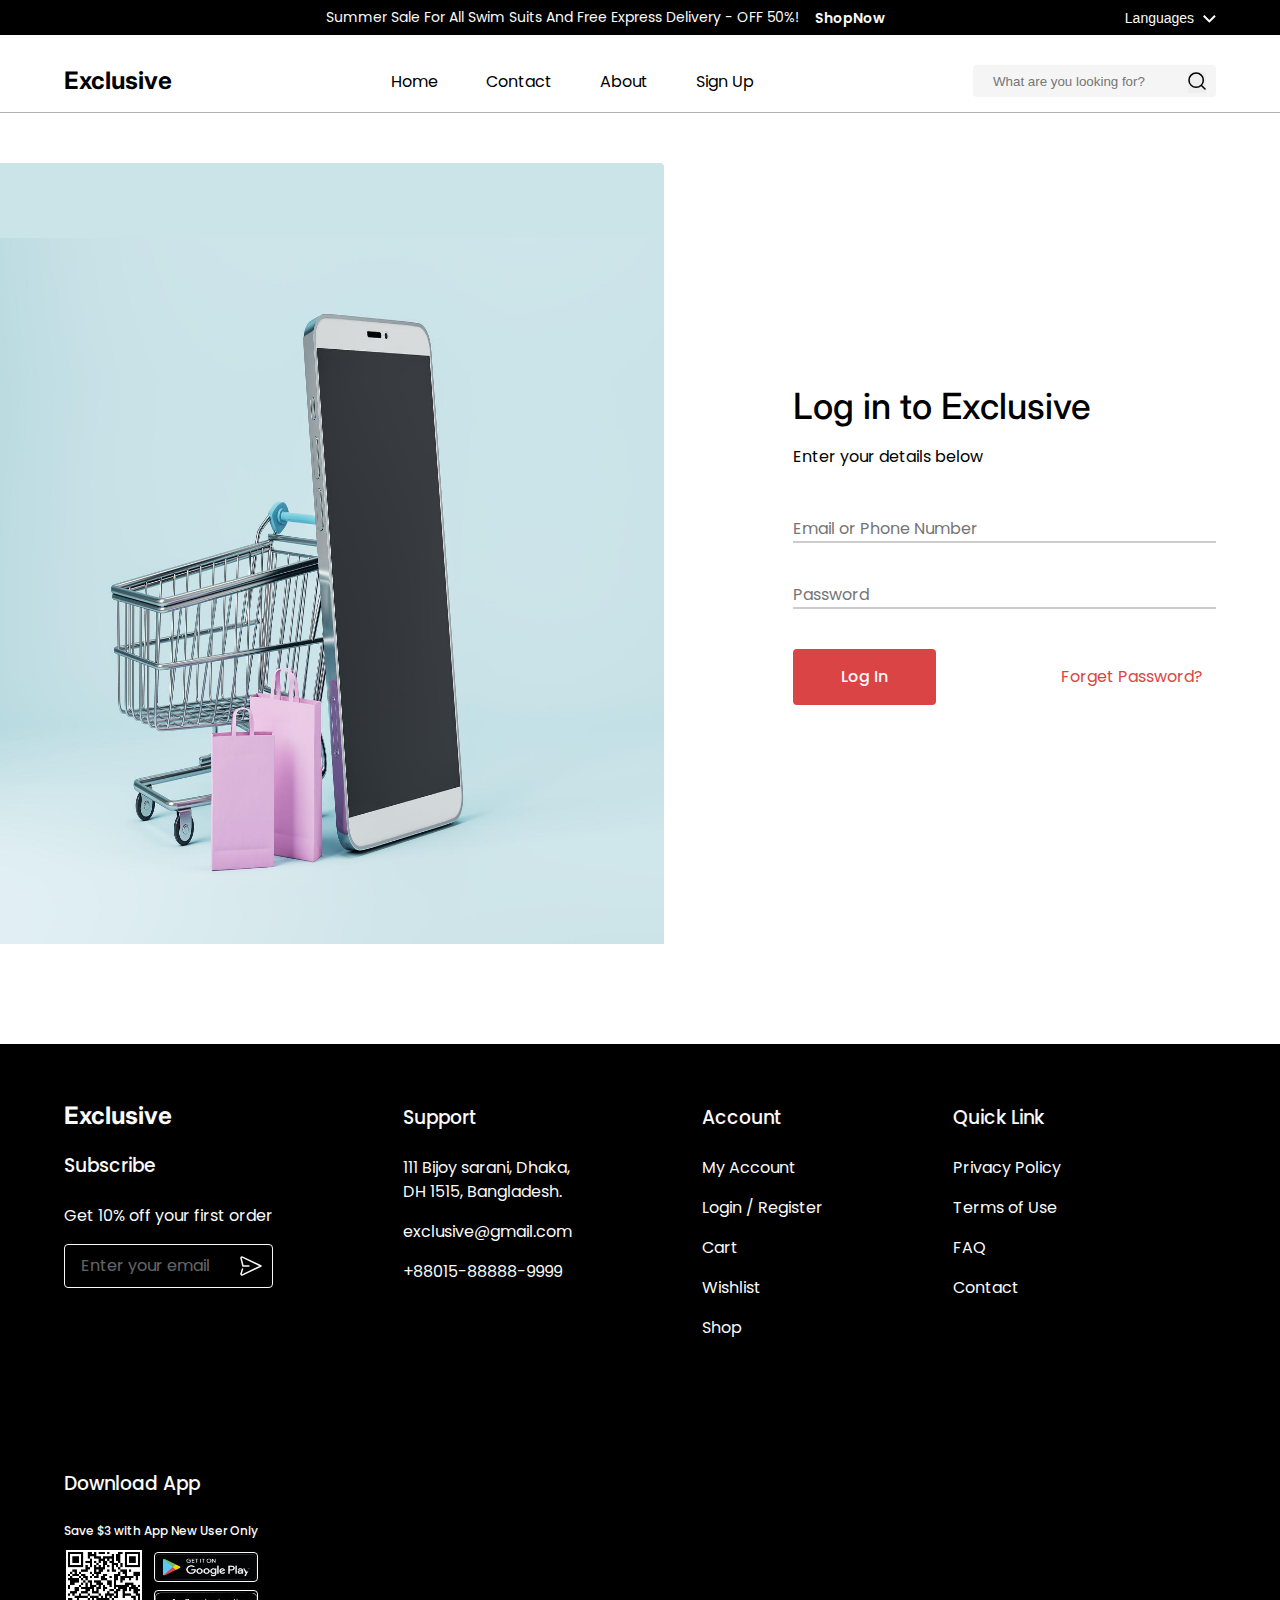
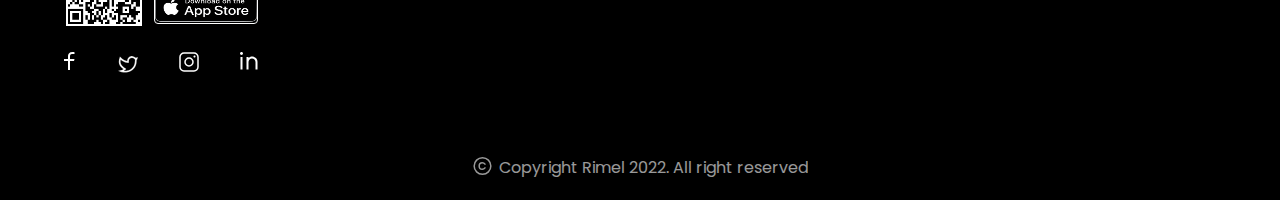
<file: login.html>
<!DOCTYPE html>
<html lang="en">
<head>
    <meta charset="UTF-8">
    <meta name="viewport" content="width=device-width, initial-scale=1.0">
    <title>E Commerce Website</title>
    <link rel="stylesheet" href="https://cdnjs.cloudflare.com/ajax/libs/font-awesome/6.7.2/css/all.min.css"/>
    <link rel="stylesheet" href="./style.css">
</head>
<body>
    <header class="header border-bottom-black z-50">
        <div class="header-top bg-black py-5 md-d-none ff-poppins">
            <div class="w-90 mx-auto my-0">
                <div class="flex justify-end align-center gap-15 lg-justify-center">
                    <div class="header-top-content flex justify-between align-center gap-1">
                        <h5 class="fs-14 fw-400 lh-21 ls-0 text-light-gray">
                            Summer Sale For All Swim Suits And Free Express Delivery - OFF 50%!
                        </h5>
                        <a href="#" class="fs-14 fw-600 lh-24 ls-0 text-light-gray hover">ShopNow</a>
                    </div>
                    <div class="header-top-dropdown relative">
                        <button class="fs-14 fw-400 lh-21 ls-0 text-light-gray bg-transparent border-none cursor-pointer dropdown" 
                        id="dropdownButton" data-target="dropdownContent">
                            <span class="me-5">Languages</span>
                            <svg width="13" height="8" viewBox="0 0 13 8" fill="none" xmlns="http://www.w3.org/2000/svg">
                                <path d="M6.36403 4.95L11.314 0L12.728 1.414L6.36403 7.778L2.67029e-05 1.414L1.41403 0L6.36403 4.95Z" 
                                fill="white"/>
                            </svg>     
                        </button>
                        <div class="d-none absolute bg-white dropdown-shadow z-1000" id="dropdownContent">
                            <div class="language text-black py-12 px-16 block cursor-pointer">English</div>
                            <div class="language text-black py-12 px-16 block cursor-pointer">French</div>
                            <div class="language text-black py-12 px-16 block cursor-pointer">Spanish</div>
                        </div>
                    </div>
                </div>
            </div>
        </div>
        <div class="header-bottom bg-white">
            <div class="w-90 mx-auto my-0">
                <nav class="header-bottom-content flex justify-between align-center py-30-15 relative">
                    <div class="logo ff-inter">
                        <h2 class="fs-24 fw-700 lh-24 ls-3 text-black">Exclusive</h2>
                    </div>
                    <div class="nav-links md-d-none">
                        <ul class="flex justify-between align-center gap-3 ff-poppins">
                            <li><a class="fs-16 fw-400 lh-24 ls-0 text-black" href="index.html">Home</a></li>
                            <li><a class="fs-16 fw-400 lh-24 ls-0 text-black" href="contact.html">Contact</a></li>
                            <li><a class="fs-16 fw-400 lh-24 ls-0 text-black" href="about.html">About</a></li>
                            <li><a class="fs-16 fw-400 lh-24 ls-0 text-black" href="signup.html">Sign Up</a></li>
                        </ul>
                    </div>
                    <div class="nav-right flex justify-between align-center gap-2 md-d-none">
                        <div class="search-bar bg-smokewhite border-none border-radius-4 p-7-12-20 relative w-243">
                            <input type="text" placeholder="What are you looking for?" class="bg-transparent border-none">
                            <button class="absolute border-none top-7 right-10 cursor-pointer">
                                <svg width="18" height="18" viewBox="0 0 18 18" fill="none" xmlns="http://www.w3.org/2000/svg">
                                    <path d="M17 17L13.2223 13.2156M15.3158 8.15789C15.3158 10.0563 14.5617 11.8769 13.2193 13.2193C11.8769 14.5617 10.0563 15.3158 8.15789 15.3158C6.2595 15.3158 4.43886 14.5617 3.0965 13.2193C1.75413 11.8769 1 10.0563 1 8.15789C1 6.2595 1.75413 4.43886 3.0965 3.0965C4.43886 1.75413 6.2595 1 8.15789 1C10.0563 1 11.8769 1.75413 13.2193 3.0965C14.5617 4.43886 15.3158 6.2595 15.3158 8.15789V8.15789Z" stroke="black" stroke-width="1.5" stroke-linecap="round"/>
                                </svg>
                            </button>
                        </div>         
                    </div>
                    <button class="hamburger cursor-pointer d-none md-block border-none outline-none bg-transparent">
                        <i class="fa-solid fa-bars text-black fs-24" id="hamburger2"></i>
                    </button>
                    <div class="mobile-menu-1 d-none flex-col align-center bg-white border-radius-8 absolute top-70 right-0 
                    w-full z-1000 box-shadow py-15 overflow-hidden open" id="mobileMenu2">
                        <div class="search-bar bg-smokewhite border-none border-radius-4 p-7-12-20 relative w-70 mb-70 mt-20 sm-w-90
                        mx-auto">
                            <input type="text" placeholder="What are you looking for?" class="bg-transparent border-none">
                            <button class="absolute border-none top-7 right-10 cursor-pointer">
                                <svg width="18" height="18" viewBox="0 0 18 18" fill="none" xmlns="http://www.w3.org/2000/svg">
                                    <path d="M17 17L13.2223 13.2156M15.3158 8.15789C15.3158 10.0563 14.5617 11.8769 13.2193 13.2193C11.8769 14.5617 10.0563 15.3158 8.15789 15.3158C6.2595 15.3158 4.43886 14.5617 3.0965 13.2193C1.75413 11.8769 1 10.0563 1 8.15789C1 6.2595 1.75413 4.43886 3.0965 3.0965C4.43886 1.75413 6.2595 1 8.15789 1C10.0563 1 11.8769 1.75413 13.2193 3.0965C14.5617 4.43886 15.3158 6.2595 15.3158 8.15789V8.15789Z" stroke="black" stroke-width="1.5" stroke-linecap="round"/>
                                </svg>
                            </button>
                        </div>
                        <div class="header-top-dropdown relative mb-100 flex justify-center align-center">
                            <button class="fs-14 fw-400 lh-21 ls-0 text-black bg-transparent border-none cursor-pointer dropdown" 
                            id="dropdownButton1" data-target="dropdownContent1">
                                <span class="me-5">Languages</span>
                                <svg width="13" height="8" viewBox="0 0 13 8" fill="none" xmlns="http://www.w3.org/2000/svg">
                                    <path d="M6.36403 4.95L11.314 0L12.728 1.414L6.36403 7.778L2.67029e-05 1.414L1.41403 0L6.36403 4.95Z" 
                                    fill="black"/>
                                </svg>     
                            </button>
                            <div class="d-none absolute bg-black dropdown-shadow" id="dropdownContent1">
                                <div class="language text-white py-12 px-16 block cursor-pointer">English</div>
                                <div class="language text-white py-12 px-16 block cursor-pointer">French</div>
                                <div class="language text-white py-12 px-16 block cursor-pointer">Spanish</div>
                            </div>
                        </div>
                        <div class="nav-links mb-100">
                            <ul class="flex flex-col text-center gap-3 ff-poppins">
                                <li><a class="fs-20 fw-600 lh-24 ls-0 text-black" href="index.html">Home</a></li>
                                <li><a class="fs-20 fw-600 lh-24 ls-0 text-black" href="contact.html">Contact</a></li>
                                <li><a class="fs-20 fw-600 lh-24 ls-0 text-black" href="about.html">About</a></li>
                                <li><a class="fs-20 fw-600 lh-24 ls-0 text-black" href="signup.html">Sign Up</a></li>
                            </ul>
                        </div>
                    </div>
                </nav>
            </div>
        </div>
    </header>

    <main class="main">
        <section class="login mt-50 w-95 flex align-center gap-129">
            <div class="login-left w-62-1 h-781 flex justify-center align-end bg-columbia-blue border-tright-bright-radius-4">
                <img src="./images/beatsnoop.jpg" alt="beatsnoop" class="w-full h-706">
            </div>
            <div class="login-right w-28 h-326 flex flex-col gap-40">
                <div class="login-right-top flex flex-col gap-48">
                    <div class="login-headings flex flex-col align-start gap-24">
                        <h1 class="ff-inter fs-36 fw-500 lh-30 ls-4 text-black xxxxs-fs-36">Log in to Exclusive</h1>
                        <h4 class="ff-poppins fs-16 fw-400 lh-24 ls-0 text-black">Enter your details below</h4>
                    </div>
                    <form class="login-form flex flex-col gap-40" id="log-in">
                        <input type="text" placeholder="Email or Phone Number" class="border-none outline-none ff-poppins fs-16 fw-400 
                        lh-24 ls-0 text-black border-bottom-black-1" required>
                        <input type="password" placeholder="Password" class="border-none outline-none ff-poppins fs-16 fw-400 lh-24 ls-0 
                        text-black border-bottom-black-1" required>
                    </form>
                </div>
                <div class="login-right-bottom flex flex-col gap-40">
                    <div class="login-form-buttons flex align-center gap-125 flex-wrap"> 
                        <button class="login-btn bg-softred border-none border-radius-4 py-16 px-48
                        cursor-pointer ff-poppins fs-16 fw-500 lh-24 ls-0 text-light-gray btn" type="submit" form="log-in">
                            Log In
                        </button>
                        <a href="#" class="ff-poppins fs-16 fw-400 lh-24 ls-0 text-softred">Forget Password?</a>
                    </div>
                </div>
            </div>
        </section>
    </main>

    <footer class="footer bg-black mt-100">
        <div class="footer-top border-bottom-white">
            <div class="w-90 mx-auto my-0 py-60 flex justify-center align-start xl-justify-start flex-wrap gap-130">
                <div class="footer-col flex flex-col gap-16">
                    <div class="footer-col-top flex flex-col gap-24 text-light-gray">
                        <h2 class="ff-inter fs-24 fw-700 lh-24 ls-3">Exclusive</h2>
                        <h3 class="ff-poppins fs-20 fw-500 lh-28 ls-0">Subscribe</h3>
                        <h4 class="ff-poppins fs-16 fw-400 lh-24 ls-0">Get 10% off your first order</h4>
                    </div>
                    <div class="footer-col-bottom py-12 ps-16 border-radius-4 border-light-gray relative">
                        <input type="text" placeholder="Enter your email" class="border-none bg-transparent outline-none text-light-gray">
                        <button class="top-11 right-10 absolute cursor-pointer bg-transparent border-none">
                            <svg width="22" height="20" viewBox="0 0 22 20" fill="none" xmlns="http://www.w3.org/2000/svg">
                                <path d="M8.91199 9.9998H2.99999L1.02299 2.1348C1.01033 2.0891 1.00262 2.04216 0.999989 1.9948C0.977989 
                                1.2738 1.77199 0.773804 2.45999 1.1038L21 9.9998L2.45999 18.8958C1.77999 19.2228 0.995989 18.7368 0.999989 
                                18.0288C1.00201 17.9655 1.01313 17.9029 1.03299 17.8428L2.49999 12.9998" stroke="#FAFAFA" 
                                stroke-width="1.5" stroke-linecap="round" stroke-linejoin="round"/>
                            </svg>
                        </button>
                    </div>
                </div>
                <div class="footer-col flex flex-col gap-24">
                    <h3 class="ff-poppins fs-20 fw-500 lh-28 ls-0 text-light-gray">Support</h3>
                    <div class="flex flex-col gap-16 text-light-gray">
                        <h4 class="ff-poppins fs-16 fw-400 lh-24 ls-0">
                            111 Bijoy sarani, Dhaka, <br>  DH 1515, Bangladesh.
                        </h4>
                        <h4 class="ff-poppins fs-16 fw-400 lh-24 ls-0">exclusive@gmail.com</h4>
                        <h4 class="ff-poppins fs-16 fw-400 lh-24 ls-0">+88015-88888-9999</h4>
                    </div>
                </div>
                <div class="footer-col flex flex-col gap-24">
                    <h3 class="ff-poppins fs-20 fw-500 lh-28 ls-0 text-light-gray">Account</h3>
                    <div class="flex flex-col gap-16">
                        <a href="account.html" class="ff-poppins fs-16 fw-400 lh-24 ls-0 text-light-gray">My Account</a>
                        <a href="signup.html" class="ff-poppins fs-16 fw-400 lh-24 ls-0 text-light-gray">Login / Register</a>
                        <a href="cart.html" class="ff-poppins fs-16 fw-400 lh-24 ls-0 text-light-gray">Cart</a>
                        <a href="wishlist.html" class="ff-poppins fs-16 fw-400 lh-24 ls-0 text-light-gray">Wishlist</a>
                        <a href="#" class="ff-poppins fs-16 fw-400 lh-24 ls-0 text-light-gray">Shop</a>
                    </div>
                </div>
                <div class="footer-col flex flex-col gap-24">
                    <h3 class="ff-poppins fs-20 fw-500 lh-28 ls-0 text-light-gray">Quick Link</h3>
                    <div class="flex flex-col gap-16">
                        <a href="#" class="ff-poppins fs-16 fw-400 lh-24 ls-0 text-light-gray">Privacy Policy</a>
                        <a href="#" class="ff-poppins fs-16 fw-400 lh-24 ls-0 text-light-gray">Terms of Use</a>
                        <a href="#" class="ff-poppins fs-16 fw-400 lh-24 ls-0 text-light-gray">FAQ</a>
                        <a href="contact.html" class="ff-poppins fs-16 fw-400 lh-24 ls-0 text-light-gray">Contact</a>
                    </div>
                </div>
                <div class="footer-col flex flex-col gap-24">
                    <div class="footer-col-top flex flex-col gap-24">
                        <h3 class="ff-poppins fs-20 fw-500 lh-28 ls-0 text-light-gray">Download App</h3>
                        <div class="flex flex-col gap-8">
                            <h6 class="ff-poppins fs-12 fw-500 lh-18 ls-0 text-light-gray">Save $3 with App New User Only</h6>
                            <div class="flex justify-between align-center">
                                <div class="qr-code w-80 h-80 flex justify-center align-center">
                                    <img src="./images/qrcode.jpg" alt="qrcode" class="w-76 h-76 border-white">
                                </div>
                                <div class="flex flex-col gap-8">
                                    <img src="./images/gplaystore.png" alt="gplaystore" class="w-104 h-30 border-radius-4 
                                    border-light-gray-1"> 
                                    <img src="./images/appstore.png" alt="appstore" class="w-104 h-34 border-radius-4 border-white-1">
                                </div>
                            </div>
                        </div>
                    </div>
                    <div class="footer-col-bottom flex justify-between align-start gap-24">
                        <svg width="11" height="18" viewBox="0 0 11 18" fill="none" xmlns="http://www.w3.org/2000/svg"
                        class="cursor-pointer">
                            <path d="M6 7H10.5L10 9H6V18H4V9H0V7H4V5.128C4 3.345 4.186 2.698 4.534 2.046C4.87501 1.40181 5.40181 0.875009 
                            6.046 0.534C6.698 0.186 7.345 0 9.128 0C9.65 0 10.108 0.0500001 10.5 0.15V2H9.128C7.804 2 7.401 2.078 6.99 
                            2.298C6.686 2.46 6.46 2.686 6.298 2.99C6.078 3.401 6 3.804 6 5.128V7Z" fill="white"/>
                        </svg>
                        <svg width="23" height="24" viewBox="0 0 23 24" fill="none" xmlns="http://www.w3.org/2000/svg" 
                        class="cursor-pointer">
                            <path d="M14.1211 4.44336C14.8883 4.1364 15.7199 4.03349 16.5352 4.1416L16.8838 4.20117C17.8082 4.39388 18.6557 
                            4.85462 19.3193 5.52637L19.3486 5.55664H19.3906C19.7296 5.55426 20.0806 5.59738 20.498 5.53809C20.882 5.48352 
                            21.3278 5.34203 21.915 5.00977C21.6091 6.49447 21.4324 7.16729 20.7646 8.08301L20.7451 8.10938V8.14258C20.7451 
                            11.9414 19.5781 14.7564 17.8262 16.7393C16.1825 18.5994 14.0186 19.7335 11.8057 20.2568L11.3623 20.3535C9.7452 
                            20.6761 7.754 20.5731 5.99609 20.2109C5.11794 20.03 4.30096 19.7842 3.62012 19.4971C3.03699 19.2511 2.56006 
                            18.9759 2.22949 18.6885C2.6606 18.6463 3.41195 18.553 4.24414 18.3594C5.24389 18.1267 6.37194 17.749 7.20312 
                            17.1406L7.31934 17.0557L7.19922 16.9766C6.50766 16.5207 4.81165 15.4984 3.73145 13.5166C2.66701 11.5637 2.19288 
                            8.66296 3.91406 4.42578C5.47307 6.22095 7.05692 7.48915 8.66602 8.22363L8.99512 8.36719C9.57627 8.60556 9.94226 
                            8.72333 10.2314 8.79102C10.5195 8.85841 10.7322 8.8754 10.9922 8.91113L11.2871 8.95215L11.1074 8.77148C11.1323 
                            7.84188 11.4255 6.93867 11.9541 6.17285C12.4234 5.49307 13.0591 4.94768 13.7979 4.58691L14.1211 4.44336ZM15.9053 
                            5.90137C15.119 5.90124 14.3638 6.20994 13.8027 6.76074C13.3119 7.24267 13.0038 7.87627 12.9248 8.55371L12.9053 
                            8.84668L12.877 10.4209C12.8756 10.4914 12.8592 10.5613 12.8291 10.625C12.799 10.6887 12.7556 10.7452 12.7021 
                            10.791C12.6487 10.8368 12.5861 10.8716 12.5186 10.8916C12.4848 10.9016 12.45 10.9075 12.415 10.9102L12.3105 
                            10.9072L10.749 10.6953C8.71753 10.4183 6.7663 9.48248 4.88965 7.91895L4.75781 7.80859L4.72754 7.97754C4.42573 
                            9.64812 4.56793 11.0709 5.14746 12.3018C5.69051 13.455 6.61342 14.4312 7.89453 15.2832L8.15625 15.4521L9.90234 
                            16.5498C9.97145 16.5932 10.0296 16.6529 10.0703 16.7236C10.111 16.7944 10.1339 16.8744 10.1367 16.9561C10.1395 
                            17.0377 10.1217 17.1189 10.0859 17.1924C10.0681 17.229 10.0455 17.2629 10.0195 17.2939L9.93066 17.3779L8.33887 
                            18.541L8.11523 18.7041L8.3916 18.7207C9.22554 18.7727 10.0251 18.7474 10.7188 18.6396L11.0098 18.5879C13.3887 
                            18.1129 15.375 16.9789 16.7656 15.2207C18.1559 13.4627 18.9453 11.0883 18.9453 8.14258C18.9453 7.99705 18.8715 
                            7.78499 18.7441 7.55762C18.6144 7.32598 18.4211 7.06491 18.167 6.82031C17.6901 6.36143 16.9936 5.95525 16.0889 
                            5.90625L15.9053 5.90137Z" fill="white" stroke="black" stroke-width="0.2"/>
                        </svg>
                        <svg width="20" height="20" viewBox="0 0 20 20" fill="none" xmlns="http://www.w3.org/2000/svg"
                        class="cursor-pointer">
                            <path d="M15 1H5C3.93913 1 2.92172 1.42143 2.17157 2.17157C1.42143 2.92172 1 3.93913 1 5V15C1 16.0609 1.42143 
                            17.0783 2.17157 17.8284C2.92172 18.5786 3.93913 19 5 19H15C16.0609 19 17.0783 18.5786 17.8284 17.8284C18.5786 
                            17.0783 19 16.0609 19 15V5C19 3.93913 18.5786 2.92172 17.8284 2.17157C17.0783 1.42143 16.0609 1 15 1Z" 
                            stroke="white" stroke-width="1.5" stroke-linejoin="round"/>
                            <path d="M10 14C11.0609 14 12.0783 13.5786 12.8284 12.8284C13.5786 12.0783 14 11.0609 14 10C14 8.93913 13.5786 
                            7.92172 12.8284 7.17157C12.0783 6.42143 11.0609 6 10 6C8.93913 6 7.92172 6.42143 7.17157 7.17157C6.42143 7.92172 
                            6 8.93913 6 10C6 11.0609 6.42143 12.0783 7.17157 12.8284C7.92172 13.5786 8.93913 14 10 14V14Z" stroke="white" 
                            stroke-width="1.5" stroke-linejoin="round"/>
                            <path d="M15.5 5.5C15.7652 5.5 16.0196 5.39464 16.2071 5.20711C16.3946 5.01957 16.5 4.76522 16.5 4.5C16.5 
                            4.23478 16.3946 3.98043 16.2071 3.79289C16.0196 3.60536 15.7652 3.5 15.5 3.5C15.2348 3.5 14.9804 3.60536 14.7929 
                            3.79289C14.6054 3.98043 14.5 4.23478 14.5 4.5C14.5 4.76522 14.6054 5.01957 14.7929 5.20711C14.9804 5.39464 
                            15.2348 5.5 15.5 5.5Z" fill="white"/>
                        </svg>
                        <svg width="18" height="18" viewBox="0 0 18 18" fill="none" xmlns="http://www.w3.org/2000/svg"
                        class="cursor-pointer">
                            <path d="M8.5 6.05C9.417 5.113 10.611 4.5 12 4.5C13.4587 4.5 14.8576 5.07946 15.8891 6.11091C16.9205 7.14236 
                            17.5 8.54131 17.5 10V17.5H15.5V10C15.5 9.07174 15.1313 8.1815 14.4749 7.52513C13.8185 6.86875 12.9283 6.5 12 
                            6.5C11.0717 6.5 10.1815 6.86875 9.52513 7.52513C8.86875 8.1815 8.5 9.07174 8.5 10V17.5H6.5V5H8.5V6.05ZM1.5 
                            3C1.10218 3 0.720644 2.84196 0.43934 2.56066C0.158035 2.27936 0 1.89782 0 1.5C0 1.10218 0.158035 0.720644 
                            0.43934 0.43934C0.720644 0.158035 1.10218 0 1.5 0C1.89782 0 2.27936 0.158035 2.56066 0.43934C2.84196 0.720644 3 
                            1.10218 3 1.5C3 1.89782 2.84196 2.27936 2.56066 2.56066C2.27936 2.84196 1.89782 3 1.5 3ZM0.5 5H2.5V17.5H0.5V5Z" 
                            fill="white"/>
                        </svg>
                    </div>
                </div>
            </div>
        </div>
        <div class="footer-bottom w-90 mx-auto my-0 flex justify-center align-center py-20">
            <div class="copyright flex gap-6 opacity-60">
                <svg width="21" height="20" viewBox="0 0 21 20" fill="none" xmlns="http://www.w3.org/2000/svg">
                    <path d="M10.5 18.3332C15.1024 18.3332 18.8334 14.6022 18.8334 9.99984C18.8334 5.39746 15.1024 1.6665 10.5 
                    1.6665C5.89765 1.6665 2.16669 5.39746 2.16669 9.99984C2.16669 14.6022 5.89765 18.3332 10.5 18.3332Z" stroke="white" 
                    stroke-width="1.5" stroke-linecap="round" stroke-linejoin="round"/>
                    <path d="M13 8.14799C13 8.14799 11.9706 6.6665 10.2549 6.6665C8.53924 6.6665 7.16669 8.14799 7.16669 9.99984C7.16669 
                    11.8517 8.53924 13.3332 10.2549 13.3332C11.9706 13.3332 13 11.8517 13 11.8517" stroke="white" stroke-width="1.5" 
                    stroke-linecap="round" stroke-linejoin="round"/>
                </svg>
                <h4 class="ff-poppins fs-16 fw-400 lh-24 ls-0 text-white xxxs-fs-16">Copyright Rimel 2022. All right reserved</h4>
            </div>
        </div>
    </footer>

    <script src="./script2.js"></script>
</body>
</html>
</file>
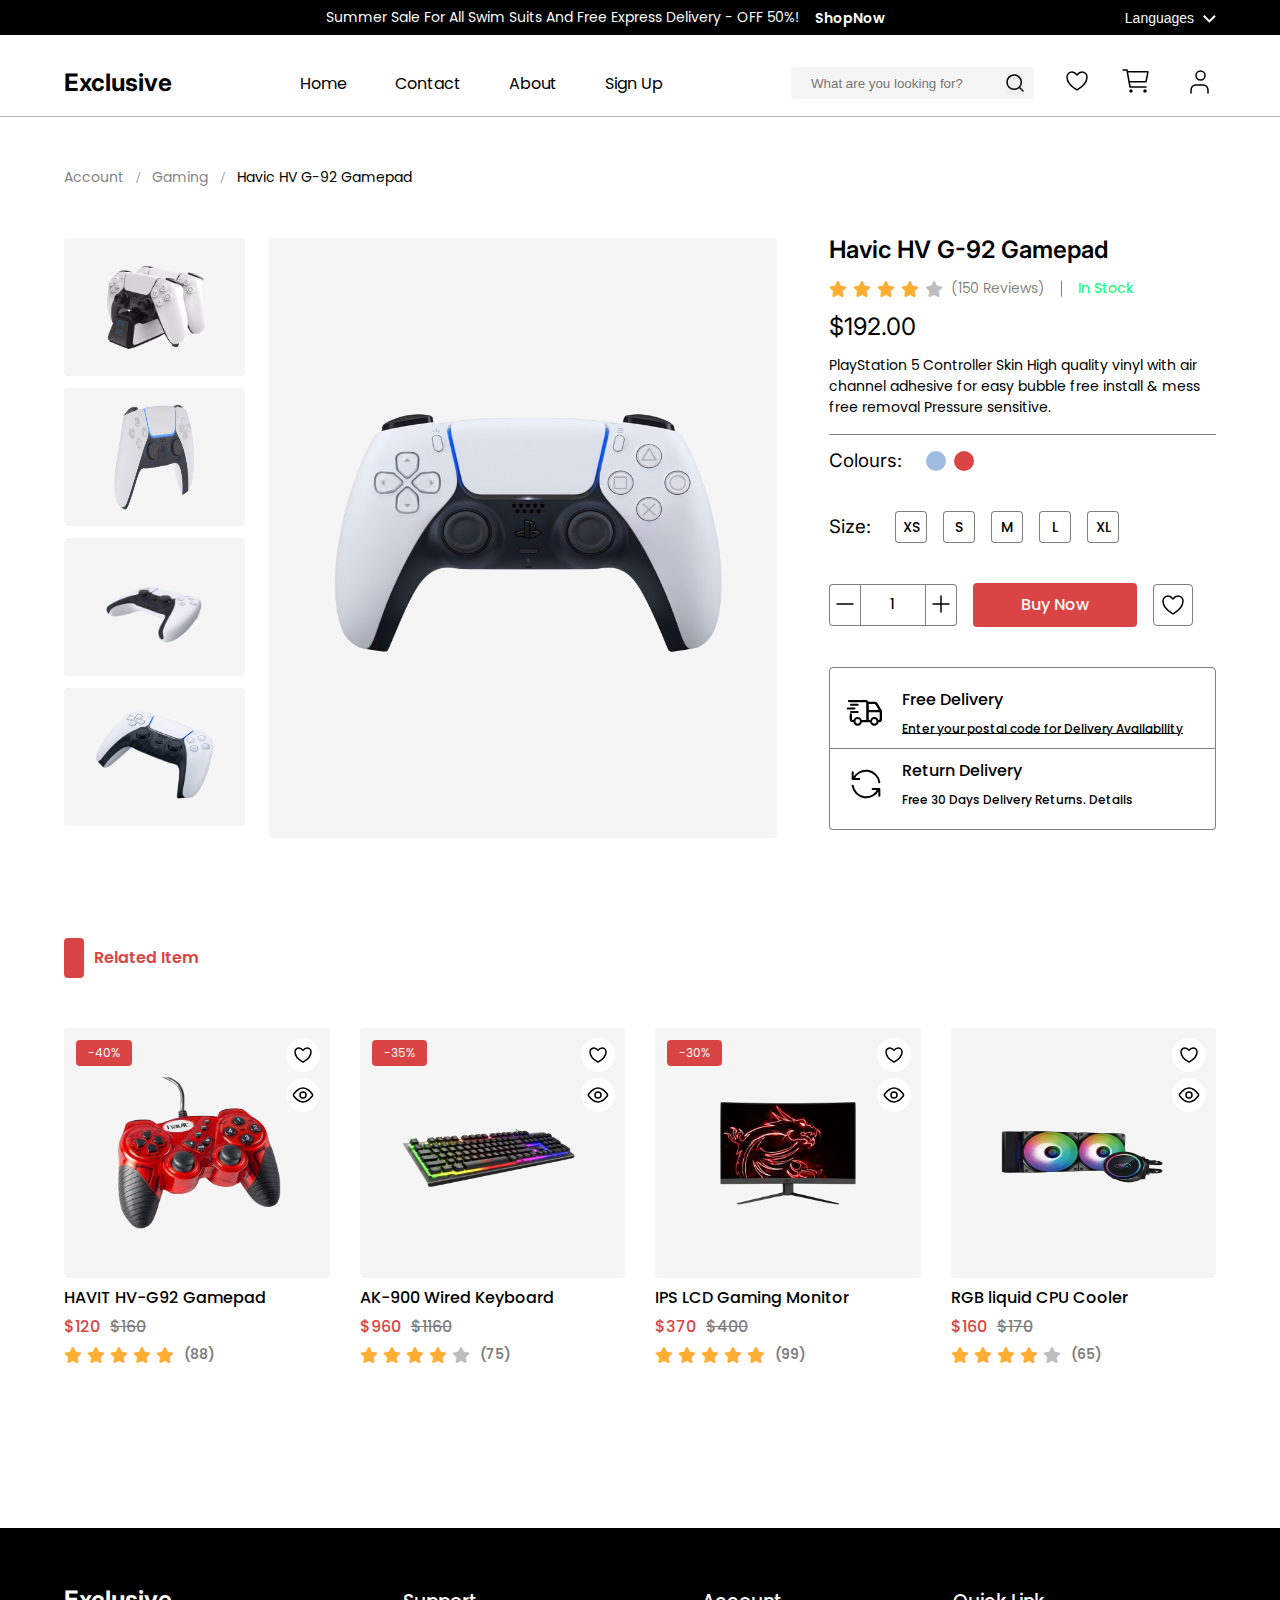
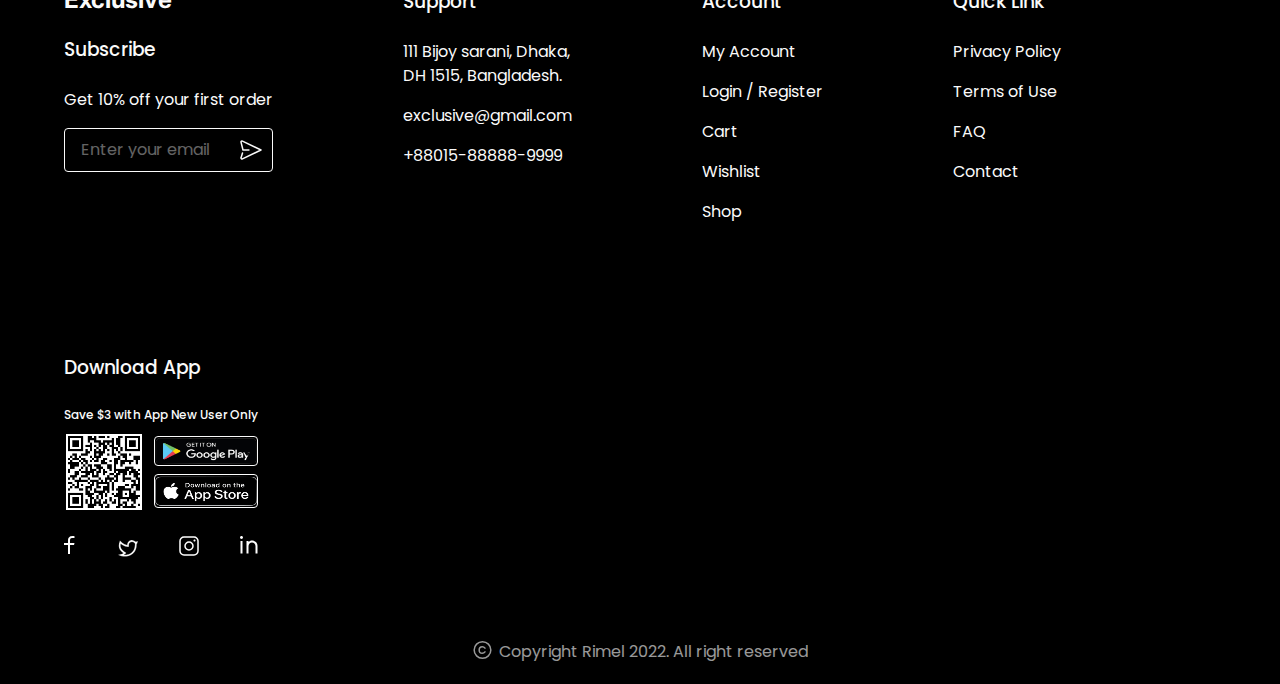
<file: product-details.html>
<!DOCTYPE html>
<html lang="en">
<head>
    <meta charset="UTF-8">
    <meta name="viewport" content="width=device-width, initial-scale=1.0">
    <title>E Commerce Website</title>
    <link rel="stylesheet" href="https://cdnjs.cloudflare.com/ajax/libs/font-awesome/6.7.2/css/all.min.css"/>
    <link rel="stylesheet" href="./style.css">
</head>
<body>
    <header class="header border-bottom-black">
        <div class="header-top bg-black py-5 md-d-none ff-poppins">
            <div class="w-90 mx-auto my-0">
                <div class="flex justify-end align-center gap-15 lg-justify-center">
                    <div class="header-top-content flex justify-between align-center gap-1">
                        <h5 class="fs-14 fw-400 lh-21 ls-0 text-light-gray">
                            Summer Sale For All Swim Suits And Free Express Delivery - OFF 50%!
                        </h5>
                        <a href="#" class="fs-14 fw-600 lh-24 ls-0 text-light-gray hover">ShopNow</a>
                    </div>
                    <div class="header-top-dropdown relative">
                        <button class="fs-14 fw-400 lh-21 ls-0 text-light-gray bg-transparent border-none cursor-pointer dropdown" 
                        id="dropdownButton" data-target="dropdownContent">
                            <span class="me-5">Languages</span>
                            <svg width="13" height="8" viewBox="0 0 13 8" fill="none" xmlns="http://www.w3.org/2000/svg">
                                <path d="M6.36403 4.95L11.314 0L12.728 1.414L6.36403 7.778L2.67029e-05 1.414L1.41403 0L6.36403 4.95Z" 
                                fill="white"/>
                            </svg>     
                        </button>
                        <div class="d-none absolute bg-white dropdown-shadow z-1000" id="dropdownContent">
                            <div class="language text-black py-12 px-16 block cursor-pointer">English</div>
                            <div class="language text-black py-12 px-16 block cursor-pointer">French</div>
                            <div class="language text-black py-12 px-16 block cursor-pointer">Spanish</div>
                        </div>
                    </div>
                </div>
            </div>
        </div>
        <div class="header-bottom bg-white">
            <div class="w-90 mx-auto my-0">
                <nav class="header-bottom-content flex justify-between align-center py-30-15 relative">
                    <div class="logo ff-inter">
                        <h2 class="fs-24 fw-700 lh-24 ls-3 text-black">Exclusive</h2>
                    </div>
                    <div class="nav-links md-d-none">
                        <ul class="flex justify-between align-center gap-3 ff-poppins">
                            <li><a class="fs-16 fw-400 lh-24 ls-0 text-black" href="index.html">Home</a></li>
                            <li><a class="fs-16 fw-400 lh-24 ls-0 text-black" href="contact.html">Contact</a></li>
                            <li><a class="fs-16 fw-400 lh-24 ls-0 text-black" href="about.html">About</a></li>
                            <li><a class="fs-16 fw-400 lh-24 ls-0 text-black" href="signup.html">Sign Up</a></li>
                        </ul>
                    </div>
                    <div class="nav-right flex justify-between align-center gap-2 md-d-none">
                        <div class="search-bar bg-smokewhite border-none border-radius-4 p-7-12-20 relative w-243">
                            <input type="text" placeholder="What are you looking for?" class="bg-transparent border-none">
                            <button class="absolute border-none top-7 right-10 cursor-pointer">
                                <svg width="18" height="18" viewBox="0 0 18 18" fill="none" xmlns="http://www.w3.org/2000/svg">
                                    <path d="M17 17L13.2223 13.2156M15.3158 8.15789C15.3158 10.0563 14.5617 11.8769 13.2193 13.2193C11.8769 14.5617 10.0563 15.3158 8.15789 15.3158C6.2595 15.3158 4.43886 14.5617 3.0965 13.2193C1.75413 11.8769 1 10.0563 1 8.15789C1 6.2595 1.75413 4.43886 3.0965 3.0965C4.43886 1.75413 6.2595 1 8.15789 1C10.0563 1 11.8769 1.75413 13.2193 3.0965C14.5617 4.43886 15.3158 6.2595 15.3158 8.15789V8.15789Z" stroke="black" stroke-width="1.5" stroke-linecap="round"/>
                                </svg>
                            </button>
                        </div>
                        <a href="wishlist.html" class="cursor-pointer border-none outline-none bg-transparent">
                            <svg width="22" height="20" viewBox="0 0 22 20" fill="none" xmlns="http://www.w3.org/2000/svg">
                                <path d="M6 1C3.239 1 1 3.216 1 5.95C1 8.157 1.875 13.395 10.488 18.69C10.6423 18.7839 10.8194 18.8335 11 18.8335C11.1806 18.8335 11.3577 18.7839 11.512 18.69C20.125 13.395 21 8.157 21 5.95C21 3.216 18.761 1 16 1C13.239 1 11 4 11 4C11 4 8.761 1 6 1Z" stroke="black" stroke-width="1.5" stroke-linecap="round" stroke-linejoin="round"/>
                            </svg>
                        </a>
                        <a href="cart.html" class="cursor-pointer border-none outline-none bg-transparent">
                            <svg width="32" height="32" viewBox="0 0 32 32" fill="none" xmlns="http://www.w3.org/2000/svg">
                                <path d="M11 27C11.5523 27 12 26.5523 12 26C12 25.4477 11.5523 25 11 25C10.4477 25 10 25.4477 10 26C10 26.5523 10.4477 27 11 27Z" stroke="black" stroke-width="1.5" stroke-linecap="round" stroke-linejoin="round"/>
                                <path d="M25 27C25.5523 27 26 26.5523 26 26C26 25.4477 25.5523 25 25 25C24.4477 25 24 25.4477 24 26C24 26.5523 24.4477 27 25 27Z" stroke="black" stroke-width="1.5" stroke-linecap="round" stroke-linejoin="round"/>
                                <path d="M3 5H7L10 22H26" stroke="black" stroke-width="1.5" stroke-linecap="round" stroke-linejoin="round"/>
                                <path d="M10 16.6667H25.59C25.7056 16.6667 25.8177 16.6267 25.9072 16.5535C25.9966 16.4802 26.0579 16.3782 26.0806 16.2648L27.8806 7.26479C27.8951 7.19222 27.8934 7.11733 27.8755 7.04552C27.8575 6.97371 27.8239 6.90678 27.7769 6.84956C27.73 6.79234 27.6709 6.74625 27.604 6.71462C27.5371 6.68299 27.464 6.66661 27.39 6.66666H8" stroke="black" stroke-width="1.5" stroke-linecap="round" stroke-linejoin="round"/>
                            </svg>
                        </a>
                        <button class="cursor-pointer border-none outline-none bg-transparent">
                            <svg width="32" height="32" viewBox="0 0 32 32" fill="none" xmlns="http://www.w3.org/2000/svg">
                                <path d="M24 27V24.3333C24 22.9188 23.5224 21.5623 22.6722 20.5621C21.8221 19.5619 20.669 19 19.4667 19H11.5333C10.331 19 9.17795 19.5619 8.32778 20.5621C7.47762 21.5623 7 22.9188 7 24.3333V27" stroke="black" stroke-width="1.5" stroke-linecap="round" stroke-linejoin="round"/>
                                <path d="M16.5 14C18.9853 14 21 11.9853 21 9.5C21 7.01472 18.9853 5 16.5 5C14.0147 5 12 7.01472 12 9.5C12 11.9853 14.0147 14 16.5 14Z" stroke="black" stroke-width="1.5" stroke-linecap="round" stroke-linejoin="round"/>
                            </svg>
                        </button>         
                    </div>
                    <button class="hamburger cursor-pointer d-none md-block border-none outline-none bg-transparent">
                        <i class="fa-solid fa-bars text-black fs-24" id="hamburger2"></i>
                    </button>
                    <div class="mobile-menu-1 d-none flex-col align-center bg-white border-radius-8 absolute top-70 right-0 
                    w-full z-1000 box-shadow py-15 overflow-hidden open" id="mobileMenu2">
                        <div class="search-bar bg-smokewhite border-none border-radius-4 p-7-12-20 relative w-70 mb-70 mt-20 sm-w-90
                        mx-auto">
                            <input type="text" placeholder="What are you looking for?" class="bg-transparent border-none">
                            <button class="absolute border-none top-7 right-10 cursor-pointer">
                                <svg width="18" height="18" viewBox="0 0 18 18" fill="none" xmlns="http://www.w3.org/2000/svg">
                                    <path d="M17 17L13.2223 13.2156M15.3158 8.15789C15.3158 10.0563 14.5617 11.8769 13.2193 13.2193C11.8769 14.5617 10.0563 15.3158 8.15789 15.3158C6.2595 15.3158 4.43886 14.5617 3.0965 13.2193C1.75413 11.8769 1 10.0563 1 8.15789C1 6.2595 1.75413 4.43886 3.0965 3.0965C4.43886 1.75413 6.2595 1 8.15789 1C10.0563 1 11.8769 1.75413 13.2193 3.0965C14.5617 4.43886 15.3158 6.2595 15.3158 8.15789V8.15789Z" stroke="black" stroke-width="1.5" stroke-linecap="round"/>
                                </svg>
                            </button>
                        </div>
                        <div class="header-top-dropdown relative mb-100 flex justify-center align-center">
                            <button class="fs-14 fw-400 lh-21 ls-0 text-black bg-transparent border-none cursor-pointer dropdown" 
                            id="dropdownButton1" data-target="dropdownContent1">
                                <span class="me-5">Languages</span>
                                <svg width="13" height="8" viewBox="0 0 13 8" fill="none" xmlns="http://www.w3.org/2000/svg">
                                    <path d="M6.36403 4.95L11.314 0L12.728 1.414L6.36403 7.778L2.67029e-05 1.414L1.41403 0L6.36403 4.95Z" 
                                    fill="black"/>
                                </svg>     
                            </button>
                            <div class="d-none absolute top-23 bg-black dropdown-shadow" id="dropdownContent1">
                                <div class="language text-white py-12 px-16 block cursor-pointer">English</div>
                                <div class="language text-white py-12 px-16 block cursor-pointer">French</div>
                                <div class="language text-white py-12 px-16 block cursor-pointer">Spanish</div>
                            </div>
                        </div>
                        <div class="nav-links mb-100">
                            <ul class="flex flex-col text-center gap-3 ff-poppins">
                                <li><a class="fs-20 fw-600 lh-24 ls-0 text-black" href="index.html">Home</a></li>
                                <li><a class="fs-20 fw-600 lh-24 ls-0 text-black" href="contact.html">Contact</a></li>
                                <li><a class="fs-20 fw-600 lh-24 ls-0 text-black" href="about.html">About</a></li>
                                <li><a class="fs-20 fw-600 lh-24 ls-0 text-black" href="signup.html">Sign Up</a></li>
                            </ul>
                        </div>
                        <div class="nav-right flex lg-justify-center align-center gap-5">
                            <a href="wishlist.html" class="cursor-pointer border-none outline-none bg-transparent">
                                <svg width="22" height="20" viewBox="0 0 22 20" fill="none" xmlns="http://www.w3.org/2000/svg">
                                    <path d="M6 1C3.239 1 1 3.216 1 5.95C1 8.157 1.875 13.395 10.488 18.69C10.6423 18.7839 10.8194 18.8335 11 18.8335C11.1806 18.8335 11.3577 18.7839 11.512 18.69C20.125 13.395 21 8.157 21 5.95C21 3.216 18.761 1 16 1C13.239 1 11 4 11 4C11 4 8.761 1 6 1Z" stroke="black" stroke-width="1.5" stroke-linecap="round" stroke-linejoin="round"/>
                                </svg>
                            </a>
                            <a href="cart.html" class="cursor-pointer border-none outline-none bg-transparent">
                                <svg width="32" height="32" viewBox="0 0 32 32" fill="none" xmlns="http://www.w3.org/2000/svg">
                                    <path d="M11 27C11.5523 27 12 26.5523 12 26C12 25.4477 11.5523 25 11 25C10.4477 25 10 25.4477 10 26C10 26.5523 10.4477 27 11 27Z" stroke="black" stroke-width="1.5" stroke-linecap="round" stroke-linejoin="round"/>
                                    <path d="M25 27C25.5523 27 26 26.5523 26 26C26 25.4477 25.5523 25 25 25C24.4477 25 24 25.4477 24 26C24 26.5523 24.4477 27 25 27Z" stroke="black" stroke-width="1.5" stroke-linecap="round" stroke-linejoin="round"/>
                                    <path d="M3 5H7L10 22H26" stroke="black" stroke-width="1.5" stroke-linecap="round" stroke-linejoin="round"/>
                                    <path d="M10 16.6667H25.59C25.7056 16.6667 25.8177 16.6267 25.9072 16.5535C25.9966 16.4802 26.0579 16.3782 26.0806 16.2648L27.8806 7.26479C27.8951 7.19222 27.8934 7.11733 27.8755 7.04552C27.8575 6.97371 27.8239 6.90678 27.7769 6.84956C27.73 6.79234 27.6709 6.74625 27.604 6.71462C27.5371 6.68299 27.464 6.66661 27.39 6.66666H8" stroke="black" stroke-width="1.5" stroke-linecap="round" stroke-linejoin="round"/>
                                </svg>
                            </a>
                            <button class="cursor-pointer border-none outline-none bg-transparent d-none">
                                <svg width="32" height="32" viewBox="0 0 32 32" fill="none" xmlns="http://www.w3.org/2000/svg">
                                    <path d="M24 27V24.3333C24 22.9188 23.5224 21.5623 22.6722 20.5621C21.8221 19.5619 20.669 19 19.4667 19H11.5333C10.331 19 9.17795 19.5619 8.32778 20.5621C7.47762 21.5623 7 22.9188 7 24.3333V27" stroke="black" stroke-width="1.5" stroke-linecap="round" stroke-linejoin="round"/>
                                    <path d="M16.5 14C18.9853 14 21 11.9853 21 9.5C21 7.01472 18.9853 5 16.5 5C14.0147 5 12 7.01472 12 9.5C12 11.9853 14.0147 14 16.5 14Z" stroke="black" stroke-width="1.5" stroke-linecap="round" stroke-linejoin="round"/>
                                </svg>
                            </button>         
                        </div>
                    </div>
                </nav>
            </div>
        </div>
    </header>

    <main class="main">
        <section class="product-details-heading mt-50">
            <div class="w-90 mx-auto my-0 flex align-center gap-12 flex-wrap">
                <a href="index.html" class="ff-poppins fs-14 fw-400 lh-21 ls-0 text-black opacity-50">Account</a>
                <div class="text-black opacity-50">/</div>
                <h5 class="ff-poppins fs-14 fw-400 lh-21 ls-0 text-black opacity-50">Gaming</h5>
                <div class="text-black opacity-50">/</div>
                <h5 class="ff-poppins fs-14 fw-400 lh-21 ls-0 text-black">Havic HV G-92 Gamepad</h5>
            </div>
        </section>
        <section class="product-overview mt-50">
            <div class="w-90 mx-auto my-0">
                <div class="flex align-start gap-40 md-flex-col">
                    <div class="flex align-start gap-24 w-65 lg-w-60 lg1-w-55 md-w-full flex-col-reverse sm-w-full">
                        <div class="thumbnails flex flex-col gap-12 w-25 sm-w-full sm-flex-row" id="thumbnail-container">
                            <div class="w-full h-138 bg-smokewhite border-none border-radius-4 flex align-center justify-center
                            cursor-pointer">
                                <img src="./images/product-img-1.png" alt="product-img-1" class="w-71 h-114">
                            </div>
                            <div class="w-full h-138 bg-smokewhite border-none border-radius-4 flex align-center justify-center
                            cursor-pointer">
                                <img src="./images/product-img-2.png" alt="product-img-2" class="w-71 h-114 rotation--1">
                            </div>
                            <div class="w-full h-138 bg-smokewhite border-none border-radius-4 flex align-center justify-center
                            cursor-pointer">
                                <img src="./images/product-img-3.png" alt="product-img-3" class="w-71 h-114">
                            </div>
                            <div class="w-full h-138 bg-smokewhite border-none border-radius-4 flex align-center justify-center
                            cursor-pointer">
                                <img src="./images/product-img-4.png" alt="product-img-4" class="w-71 h-114">
                            </div>
                        </div>
                        <div class="main-image flex align-center justify-center w-70 h-600 bg-smokewhite border-none border-radius-4
                        sm-w-full">
                            <img src="./images/product-img.png" alt="product-img" class="w-89 h-315" id="mainImg">
                        </div>
                    </div>
                    <div class="flex flex-col align-start w-35 gap-16 lg-w-40 lg1-w-45 md-w-full">
                        <div class="product-review-top flex flex-col align-start gap-16 border-bottom-black-3 pb-16">
                            <h2 class="ff-inter fs-24 fw-600 lh-24 ls-0 text-black">Havic HV G-92 Gamepad</h2>
                            <div class="rating-reviews-stock flex justify-start align-center gap-16 flex-wrap">
                                <div class="rating-reviews flex align-center gap-8">
                                    <div class="rating flex gap-6">
                                        <i class="fa-solid fa-star text-vivid-orange"></i>
                                        <i class="fa-solid fa-star text-vivid-orange"></i>
                                        <i class="fa-solid fa-star text-vivid-orange"></i>
                                        <i class="fa-solid fa-star text-vivid-orange"></i>
                                        <i class="fa-solid fa-star text-black opacity-25"></i>
                                    </div>
                                    <p class="ff-poppins fs-14 fw-400 lh-21 ls-0 text-black-1">(150 Reviews)</p>
                                </div>
                                <div class="line-stock flex align-center gap-16">
                                    <svg width="1" height="17" viewBox="0 0 1 17" fill="none" xmlns="http://www.w3.org/2000/svg">
                                        <line opacity="0.5" x1="0.5" y1="0.5" x2="0.499999" y2="16.5" stroke="black"/>
                                    </svg>
                                    <p class="ff-poppins fs-14 fw-400 lh-21 ls-0 text-cathode-green">In Stock</p>
                                </div>
                            </div>
                            <h2 class="ff-inter fs-24 fw-400 lh-24 ls-3 text-black">$192.00</h2>
                            <p class="ff-poppins fs-14 fw-400 lh-21 ls-0 text-black">
                                PlayStation 5 Controller Skin High quality vinyl with air channel adhesive for easy bubble free install & 
                                mess free removal Pressure sensitive.
                            </p>
                        </div>
                        <div class="product-review-bottom flex flex-col align-start gap-40 w-full">
                            <div class="flex align-center gap-24">
                                <h3 class="ff-inter fs-20 fw-400 lh-20 ls-3 text-black">Colours:</h3>
                                <div class="radio-inputs flex gap-8">
                                    <label>
                                        <input type="radio" name="colour">
                                        <span class="custom-radio bg-powder-blue w-20 h-20 border-none border-radius-50 cursor-pointer
                                        relative radio-1 block">
                                        </span>
                                    </label>
                                    <label>
                                        <input type="radio" name="colour">
                                        <span class="custom-radio bg-softred w-20 h-20 border-none border-radius-50 cursor-pointer
                                        relative radio-2 block">
                                        </span>
                                    </label>
                                </div>
                            </div>
                            <div class="flex align-center gap-24 flex-wrap">
                                <h3 class="ff-inter fs-20 fw-400 lh-20 ls-3 text-black">Size:</h3>
                                <div class="checkbox-inputs flex gap-16">
                                    <label class="custom-checkbox cursor-pointer">
                                        <input type="checkbox">
                                        <span class="checkmark w-32 h-32 bg-white border-black-4 border-radius-4
                                        ff-poppins fs-14 fw-500 lh-21 ls-0 cm-1 flex justify-center align-center"></span>
                                    </label>
                                    <label class="custom-checkbox cursor-pointer">
                                        <input type="checkbox">
                                        <span class="checkmark w-32 h-32 bg-white border-black-4 border-radius-4
                                        ff-poppins fs-14 fw-500 lh-21 ls-0 cm-2 flex justify-center align-center"></span>
                                    </label>
                                    <label class="custom-checkbox cursor-pointer">
                                        <input type="checkbox">
                                        <span class="checkmark w-32 h-32 bg-white border-black-4 border-radius-4
                                        ff-poppins fs-14 fw-500 lh-21 ls-0 cm-3 flex justify-center align-center"></span>
                                    </label>
                                    <label class="custom-checkbox cursor-pointer">
                                        <input type="checkbox">
                                        <span class="checkmark w-32 h-32 bg-white border-black-4 border-radius-4
                                        ff-poppins fs-14 fw-500 lh-21 ls-0 cm-4 flex justify-center align-center"></span>
                                    </label>
                                    <label class="custom-checkbox cursor-pointer">
                                        <input type="checkbox">
                                        <span class="checkmark w-32 h-32 bg-white border-black-4 border-radius-4
                                        ff-poppins fs-14 fw-500 lh-21 ls-0 cm-5 flex justify-center align-center"></span>
                                    </label>
                                </div>
                            </div>
                            <div class="flex align-center gap-16 flex-wrap">
                                <div class="quantity h-42 w-33 flex">
                                    <button class="quantity-button w-25 cursor-pointer border-black-4 border-topl-bottoml-radius-4
                                    bg-white"  onclick="changeQuantity(-1)">
                                        <svg width="24" height="24" viewBox="0 0 24 24" fill="none" xmlns="http://www.w3.org/2000/svg">
                                            <path d="M20 12H4" stroke="black" stroke-width="1.5" stroke-linecap="round"/>
                                        </svg>
                                    </button>
                                    <input type="number" class="quantity-input w-50 border-top-bottom-black text-center border-none 
                                    outline-none ff-poppins fs-20 fw-500 lh-28 ls-0 text-black" id="quantity" value="1" min="1">
                                    <button class="quantity-button w-25 cursor-pointer border-black-4 border-tright-bright-radius-4 
                                    bg-white" onclick="changeQuantity(1)">
                                        <svg width="24" height="24" viewBox="0 0 24 24" fill="none" xmlns="http://www.w3.org/2000/svg">
                                            <path d="M12 20V12M12 12V4M12 12H20M12 12H4" stroke="black" stroke-width="1.5" 
                                            stroke-linecap="round"/>
                                        </svg>
                                    </button>
                                </div>
                                <button class="buy-now bg-softred border-none border-radius-4 py-10 px-48 ff-poppins fs-16 fw-500 lh-24
                                ls-0 text-light-gray btn">
                                    Buy Now
                                </button>
                                <a href="wishlist.html" class="w-40 h-42 border-radius-4 border-black-4 flex align-center justify-center">
                                    <svg width="32" height="32" viewBox="0 0 32 32" fill="none" xmlns="http://www.w3.org/2000/svg">
                                        <path d="M11 7C8.239 7 6 9.216 6 11.95C6 14.157 6.875 19.395 15.488 24.69C15.6423 24.7839 15.8194 
                                        24.8335 16 24.8335C16.1806 24.8335 16.3577 24.7839 16.512 24.69C25.125 19.395 26 14.157 26 
                                        11.95C26 9.216 23.761 7 21 7C18.239 7 16 10 16 10C16 10 13.761 7 11 7Z" stroke="black" 
                                        stroke-width="1.5" stroke-linecap="round" stroke-linejoin="round"/>
                                    </svg>
                                </a>
                            </div>
                            <div class="flex flex-col w-full">
                                <div class="flex align-center pt-20 gap-16 pb-10 px-16 w-full border-black-4 
                                border-tleft-tright-radius-4">
                                    <svg width="40" height="40" viewBox="0 0 40 40" fill="none" xmlns="http://www.w3.org/2000/svg">
                                        <g clip-path="url(#clip0_261_4843)">
                                        <path d="M11.6673 31.6667C13.5083 31.6667 15.0007 30.1743 15.0007 28.3333C15.0007 26.4924 13.5083 
                                        25 11.6673 25C9.82637 25 8.33398 26.4924 8.33398 28.3333C8.33398 30.1743 9.82637 31.6667 11.6673 
                                        31.6667Z" stroke="black" stroke-width="2" stroke-linecap="round" stroke-linejoin="round"/>
                                        <path d="M28.3333 31.6667C30.1743 31.6667 31.6667 30.1743 31.6667 28.3333C31.6667 26.4924 30.1743 
                                        25 28.3333 25C26.4924 25 25 26.4924 25 28.3333C25 30.1743 26.4924 31.6667 28.3333 31.6667Z" 
                                        stroke="black" stroke-width="2" stroke-linecap="round" stroke-linejoin="round"/>
                                        <path d="M8.33398 28.3335H7.00065C5.89608 28.3335 5.00065 27.4381 5.00065 26.3335V21.6668M3.33398 
                                        8.3335H19.6673C20.7719 8.3335 21.6673 9.22893 21.6673 10.3335V28.3335M15.0007 
                                        28.3335H25.0007M31.6673 28.3335H33.0007C34.1052 28.3335 35.0007 27.4381 35.0007 
                                        26.3335V18.3335M35.0007 18.3335H21.6673M35.0007 18.3335L30.5833 10.9712C30.2218 10.3688 29.5708 
                                        10.0002 28.8683 10.0002H21.6673" stroke="black" stroke-width="2" stroke-linecap="round" 
                                        stroke-linejoin="round"/>
                                        <path d="M8 28H6.66667C5.5621 28 4.66667 27.1046 4.66667 26V21.3333M3 8H19.3333C20.4379 8 21.3333 
                                        8.89543 21.3333 10V28M15 28H24.6667M32 28H32.6667C33.7712 28 34.6667 27.1046 34.6667 
                                        26V18M34.6667 18H21.3333M34.6667 18L30.2493 10.6377C29.8878 10.0353 29.2368 9.66667 28.5343 
                                        9.66667H21.3333" stroke="black" stroke-width="2" stroke-linecap="round" stroke-linejoin="round"/>
                                        <path d="M5 11.8182H11.6667" stroke="black" stroke-width="2" stroke-linecap="round" 
                                        stroke-linejoin="round"/>
                                        <path d="M1.81836 15.4545H8.48503" stroke="black" stroke-width="2" stroke-linecap="round" 
                                        stroke-linejoin="round"/>
                                        <path d="M5 19.0909H11.6667" stroke="black" stroke-width="2" stroke-linecap="round" 
                                        stroke-linejoin="round"/>
                                        </g>
                                        <defs>
                                        <clipPath id="clip0_261_4843">
                                        <rect width="40" height="40" fill="white"/>
                                        </clipPath>
                                        </defs>
                                    </svg>
                                    <div class="flex flex-col gap-8">
                                        <h5 class="ff-poppins fs-16 fw-500 lh-24 ls-0 text-black">Free Delivery</h5>
                                        <p class="ff-poppins fs-12 fw-500 lh-18 ls-0 text-black text-decoration">
                                            Enter your postal code for Delivery Availability
                                        </p>
                                    </div>
                                </div>
                                <div class="flex align-center gap-16 pt-10 pb-20 px-16 w-full border-left-right-bottom-black 
                                border-bleft-bright-radius-4">
                                    <svg width="40" height="40" viewBox="0 0 40 40" fill="none" xmlns="http://www.w3.org/2000/svg">
                                        <g clip-path="url(#clip0_261_4865)">
                                        <path d="M33.3327 18.3334C32.9251 15.4004 31.5645 12.6828 29.4604 10.5992C27.3564 8.51557 24.6256 
                                        7.18155 21.6888 6.80261C18.752 6.42366 15.7721 7.02082 13.208 8.5021C10.644 9.98337 8.6381 
                                        12.2666 7.49935 15M6.66602 8.33335V15H13.3327" stroke="black" stroke-width="2" 
                                        stroke-linecap="round" stroke-linejoin="round"/>
                                        <path d="M6.66602 21.6667C7.07361 24.5997 8.43423 27.3173 10.5383 29.4009C12.6423 31.4845 15.3731 
                                        32.8185 18.3099 33.1974C21.2467 33.5764 24.2266 32.9792 26.7907 31.4979C29.3547 30.0167 31.3606 
                                        27.7335 32.4994 25M33.3327 31.6667V25H26.666" stroke="black" stroke-width="2" 
                                        stroke-linecap="round" stroke-linejoin="round"/>
                                        </g>
                                        <defs>
                                        <clipPath id="clip0_261_4865">
                                        <rect width="40" height="40" fill="white"/>
                                        </clipPath>
                                        </defs>
                                    </svg>
                                    <div class="flex flex-col gap-8">
                                        <h5 class="ff-poppins fs-16 fw-500 lh-24 ls-0 text-black">Return Delivery</h5>
                                        <p class="ff-poppins fs-12 fw-500 lh-18 ls-0 text-black">
                                            Free 30 Days Delivery Returns. Details
                                        </p>
                                    </div>
                                </div>
                            </div>
                        </div>
                    </div>
                </div>
            </div>
        </section>
        <section class="related-item mt-100">
            <div class="flex align-center w-90 mx-auto">
                <div class="flex align-center">
                    <div class="rectangle bg-softred w-20 h-40 border-radius-4"></div>
                    <h3 class="fs-16 fw-600 lh-20 ls-0 text-softred ff-poppins ms-10">Related Item</h3>
                </div>
            </div>
            <div class="card-container w-90 mx-auto mt-50 grid grid-template-columns gap-30">
                <div class="related-item-card h-350 flex flex-col gap-8">
                    <div class="related-item-top h-250 relative bg-smokewhite border-radius-4 flex justify-center align-center">
                        <img src="./images/remote.png" alt="remote" class="w-172 h-152">
                        <div class="fill-heart w-34 h-34 border-radius-50 bg-white absolute top-10 right-10 flex align-center justify-center">
                            <svg width="18" height="16" viewBox="0 0 18 16" fill="none" xmlns="http://www.w3.org/2000/svg">
                                <path d="M5 1C2.7912 1 1 2.73964 1 4.88594C1 6.61852 1.7 10.7305 8.5904 14.8873C8.71383 14.961 8.85552 15 9 15C9.14448 15 9.28617 14.961 9.4096 14.8873C16.3 10.7305 17 6.61852 17 4.88594C17 2.73964 15.2088 1 13 1C10.7912 1 9 3.35511 9 3.35511C9 3.35511 7.2088 1 5 1Z" stroke="black" stroke-width="1.5" stroke-linecap="round" stroke-linejoin="round"/>
                            </svg>
                        </div>
                        <div class="fill-eye w-34 h-34 border-radius-50 bg-white absolute top-50 right-10 flex align-center justify-center">
                            <svg width="22" height="16" viewBox="0 0 22 16" fill="none" xmlns="http://www.w3.org/2000/svg">
                                <path d="M20.257 6.962C20.731 7.582 20.731 8.419 20.257 9.038C18.764 10.987 15.182 15 11 15C6.81801 15 3.23601 10.987 1.74301 9.038C1.51239 8.74113 1.38721 8.37592 1.38721 8C1.38721 7.62408 1.51239 7.25887 1.74301 6.962C3.23601 5.013 6.81801 1 11 1C15.182 1 18.764 5.013 20.257 6.962V6.962Z" stroke="black" stroke-width="1.5" stroke-linecap="round" stroke-linejoin="round"/>
                                <path d="M11 11C12.6569 11 14 9.65685 14 8C14 6.34315 12.6569 5 11 5C9.34315 5 8 6.34315 8 8C8 9.65685 9.34315 11 11 11Z" stroke="black" stroke-width="1.5" stroke-linecap="round" stroke-linejoin="round"/>
                            </svg>
                        </div>
                        <div class="discount bg-softred absolute top-12 left-12 py-4 px-12 text-center border-radius-4">
                            <p class="ff-poppins fs-12 fw-400 lh-18 ls-0 text-light-gray">-40%</p>
                        </div>
                        <button class="add-to-cart w-full d-none bg-black border-bleft-bright-radius-4 ff-poppins fs-16 fw-500 lh-24
                        ls-0 text-white h-41 absolute top-209 cursor-pointer">
                            Add To Cart
                        </button>
                    </div>
                    <div class="related-item-bottom h-84">
                        <h4 class="ff-poppins fs-16 fw-500 lh-24 ls-0 text-black">HAVIT HV-G92 Gamepad</h4>
                        <div class="price flex align-center mt-5">
                            <h4 class="ff-poppins fs-16 fw-500 lh-24 ls-0 text-softred">$120</h4>
                            <h4 class="ff-poppins fs-16 fw-500 lh-24 ls-0 text-black line-through ms-10 opacity-50">$160</h4>
                        </div>
                        <div class="rating flex align-center mt-5">
                            <i class="fa-solid fa-star text-vivid-orange"></i>
                            <i class="fa-solid fa-star text-vivid-orange ms-5"></i>
                            <i class="fa-solid fa-star text-vivid-orange ms-5"></i>
                            <i class="fa-solid fa-star text-vivid-orange ms-5"></i>
                            <i class="fa-solid fa-star text-vivid-orange ms-5"></i>
                            <p class="ff-poppins fs-14 fw-600 lh-21 ls-0 opacity-50 text-black ms-10">(88)</p>
                        </div>
                    </div>
                </div>
                <div class="related-item-card h-350 flex flex-col gap-8">
                    <div class="related-item-card-top h-250 relative bg-smokewhite border-radius-4 flex justify-center align-center">
                        <img src="./images/keyboard.png" alt="keyboard" class="w-191 h-152">
                        <div class="fill-heart w-34 h-34 border-radius-50 bg-white absolute top-10 right-10 flex align-center justify-center">
                            <svg width="18" height="16" viewBox="0 0 18 16" fill="none" xmlns="http://www.w3.org/2000/svg">
                                <path d="M5 1C2.7912 1 1 2.73964 1 4.88594C1 6.61852 1.7 10.7305 8.5904 14.8873C8.71383 14.961 8.85552 15 9 15C9.14448 15 9.28617 14.961 9.4096 14.8873C16.3 10.7305 17 6.61852 17 4.88594C17 2.73964 15.2088 1 13 1C10.7912 1 9 3.35511 9 3.35511C9 3.35511 7.2088 1 5 1Z" stroke="black" stroke-width="1.5" stroke-linecap="round" stroke-linejoin="round"/>
                            </svg>
                        </div>
                        <div class="fill-eye w-34 h-34 border-radius-50 bg-white absolute top-50 right-10 flex align-center justify-center">
                            <svg width="22" height="16" viewBox="0 0 22 16" fill="none" xmlns="http://www.w3.org/2000/svg">
                                <path d="M20.257 6.962C20.731 7.582 20.731 8.419 20.257 9.038C18.764 10.987 15.182 15 11 15C6.81801 15 3.23601 10.987 1.74301 9.038C1.51239 8.74113 1.38721 8.37592 1.38721 8C1.38721 7.62408 1.51239 7.25887 1.74301 6.962C3.23601 5.013 6.81801 1 11 1C15.182 1 18.764 5.013 20.257 6.962V6.962Z" stroke="black" stroke-width="1.5" stroke-linecap="round" stroke-linejoin="round"/>
                                <path d="M11 11C12.6569 11 14 9.65685 14 8C14 6.34315 12.6569 5 11 5C9.34315 5 8 6.34315 8 8C8 9.65685 9.34315 11 11 11Z" stroke="black" stroke-width="1.5" stroke-linecap="round" stroke-linejoin="round"/>
                            </svg>
                        </div>
                        <div class="discount bg-softred absolute top-12 left-12 py-4 px-12 text-center border-radius-4">
                            <p class="ff-poppins fs-12 fw-400 lh-18 ls-0 text-light-gray">-35%</p>
                        </div>
                        <button class="add-to-cart w-full d-none bg-black border-bleft-bright-radius-4 ff-poppins fs-16 fw-500 lh-24
                        ls-0 text-white h-41 absolute top-209 cursor-pointer">
                            Add To Cart
                        </button>
                    </div>
                    <div class="related-item-card-bottom h-84">
                        <h4 class="ff-poppins fs-16 fw-500 lh-24 ls-0 text-black">AK-900 Wired Keyboard</h4>
                        <div class="price flex align-center mt-5">
                            <h4 class="ff-poppins fs-16 fw-500 lh-24 ls-0 text-softred">$960</h4>
                            <h4 class="ff-poppins fs-16 fw-500 lh-24 ls-0 text-black line-through ms-10 opacity-50">$1160</h4>
                        </div>
                        <div class="rating flex align-center mt-5">
                            <i class="fa-solid fa-star text-vivid-orange"></i>
                            <i class="fa-solid fa-star text-vivid-orange ms-5"></i>
                            <i class="fa-solid fa-star text-vivid-orange ms-5"></i>
                            <i class="fa-solid fa-star text-vivid-orange ms-5"></i>
                            <i class="fa-solid fa-star text-black opacity-25 ms-5"></i>
                            <p class="ff-poppins fs-14 fw-600 lh-21 ls-0 opacity-50 text-black ms-10">(75)</p>
                        </div>
                    </div>
                </div>
                <div class="related-item-card h-350 flex flex-col gap-8">
                    <div class="related-item-card-top h-250 relative bg-smokewhite border-radius-4 flex justify-center align-center">
                        <img src="./images/monitor.png" alt="monitor" class="w-170 h-170">
                        <div class="fill-heart w-34 h-34 border-radius-50 bg-white absolute top-10 right-10 flex align-center justify-center">
                            <svg width="18" height="16" viewBox="0 0 18 16" fill="none" xmlns="http://www.w3.org/2000/svg">
                                <path d="M5 1C2.7912 1 1 2.73964 1 4.88594C1 6.61852 1.7 10.7305 8.5904 14.8873C8.71383 14.961 8.85552 15 9 15C9.14448 15 9.28617 14.961 9.4096 14.8873C16.3 10.7305 17 6.61852 17 4.88594C17 2.73964 15.2088 1 13 1C10.7912 1 9 3.35511 9 3.35511C9 3.35511 7.2088 1 5 1Z" stroke="black" stroke-width="1.5" stroke-linecap="round" stroke-linejoin="round"/>
                            </svg>
                        </div>
                        <div class="fill-eye w-34 h-34 border-radius-50 bg-white absolute top-50 right-10 flex align-center justify-center">
                            <svg width="22" height="16" viewBox="0 0 22 16" fill="none" xmlns="http://www.w3.org/2000/svg">
                                <path d="M20.257 6.962C20.731 7.582 20.731 8.419 20.257 9.038C18.764 10.987 15.182 15 11 15C6.81801 15 3.23601 10.987 1.74301 9.038C1.51239 8.74113 1.38721 8.37592 1.38721 8C1.38721 7.62408 1.51239 7.25887 1.74301 6.962C3.23601 5.013 6.81801 1 11 1C15.182 1 18.764 5.013 20.257 6.962V6.962Z" stroke="black" stroke-width="1.5" stroke-linecap="round" stroke-linejoin="round"/>
                                <path d="M11 11C12.6569 11 14 9.65685 14 8C14 6.34315 12.6569 5 11 5C9.34315 5 8 6.34315 8 8C8 9.65685 9.34315 11 11 11Z" stroke="black" stroke-width="1.5" stroke-linecap="round" stroke-linejoin="round"/>
                            </svg>
                        </div>
                        <div class="discount bg-softred absolute top-12 left-12 py-4 px-12 text-center border-radius-4">
                            <p class="ff-poppins fs-12 fw-400 lh-18 ls-0 text-light-gray">-30%</p>
                        </div>
                        <button class="add-to-cart w-full d-none bg-black border-bleft-bright-radius-4 ff-poppins fs-16 fw-500 lh-24
                        ls-0 text-white h-41 absolute top-209 cursor-pointer">
                            Add To Cart
                        </button>
                    </div>
                    <div class="related-item-card-bottom h-84">
                        <h4 class="ff-poppins fs-16 fw-500 lh-24 ls-0 text-black">IPS LCD Gaming Monitor</h4>
                        <div class="price flex align-center mt-5">
                            <h4 class="ff-poppins fs-16 fw-500 lh-24 ls-0 text-softred">$370</h4>
                            <h4 class="ff-poppins fs-16 fw-500 lh-24 ls-0 text-black line-through ms-10 opacity-50">$400</h4>
                        </div>
                        <div class="rating flex align-center mt-5">
                            <i class="fa-solid fa-star text-vivid-orange"></i>
                            <i class="fa-solid fa-star text-vivid-orange ms-5"></i>
                            <i class="fa-solid fa-star text-vivid-orange ms-5"></i>
                            <i class="fa-solid fa-star text-vivid-orange ms-5"></i>
                            <i class="fa-solid fa-star text-vivid-orange ms-5"></i>
                            <p class="ff-poppins fs-14 fw-600 lh-21 ls-0 opacity-50 text-black ms-10">(99)</p>
                        </div>
                    </div>
                </div>
                <div class="related-item-card h-350 flex flex-col gap-8">
                    <div class="related-item-card-top h-250 relative bg-smokewhite border-radius-4 flex justify-center align-center">
                        <img src="./images/radio.png" alt="radio" class="w-191 h-129">
                        <div class="fill-heart w-34 h-34 border-radius-50 bg-white absolute top-10 right-10 flex align-center justify-center">
                            <svg width="18" height="16" viewBox="0 0 18 16" fill="none" xmlns="http://www.w3.org/2000/svg">
                                <path d="M5 1C2.7912 1 1 2.73964 1 4.88594C1 6.61852 1.7 10.7305 8.5904 14.8873C8.71383 14.961 8.85552 15 9 15C9.14448 15 9.28617 14.961 9.4096 14.8873C16.3 10.7305 17 6.61852 17 4.88594C17 2.73964 15.2088 1 13 1C10.7912 1 9 3.35511 9 3.35511C9 3.35511 7.2088 1 5 1Z" stroke="black" stroke-width="1.5" stroke-linecap="round" stroke-linejoin="round"/>
                            </svg>
                        </div>
                        <div class="fill-eye w-34 h-34 border-radius-50 bg-white absolute top-50 right-10 flex align-center justify-center">
                            <svg width="22" height="16" viewBox="0 0 22 16" fill="none" xmlns="http://www.w3.org/2000/svg">
                                <path d="M20.257 6.962C20.731 7.582 20.731 8.419 20.257 9.038C18.764 10.987 15.182 15 11 15C6.81801 15 3.23601 10.987 1.74301 9.038C1.51239 8.74113 1.38721 8.37592 1.38721 8C1.38721 7.62408 1.51239 7.25887 1.74301 6.962C3.23601 5.013 6.81801 1 11 1C15.182 1 18.764 5.013 20.257 6.962V6.962Z" stroke="black" stroke-width="1.5" stroke-linecap="round" stroke-linejoin="round"/>
                                <path d="M11 11C12.6569 11 14 9.65685 14 8C14 6.34315 12.6569 5 11 5C9.34315 5 8 6.34315 8 8C8 9.65685 9.34315 11 11 11Z" stroke="black" stroke-width="1.5" stroke-linecap="round" stroke-linejoin="round"/>
                            </svg>
                        </div>
                        <button class="add-to-cart w-full d-none bg-black border-bleft-bright-radius-4 ff-poppins fs-16 fw-500 lh-24
                        ls-0 text-white h-41 absolute top-209 cursor-pointer">
                            Add To Cart
                        </button>
                    </div>
                    <div class="related-item-card-bottom h-84">
                        <h4 class="ff-poppins fs-16 fw-500 lh-24 ls-0 text-black">RGB liquid CPU Cooler</h4>
                        <div class="price flex align-center mt-5">
                            <h4 class="ff-poppins fs-16 fw-500 lh-24 ls-0 text-softred">$160</h4>
                            <h4 class="ff-poppins fs-16 fw-500 lh-24 ls-0 text-black line-through ms-10 opacity-50">$170</h4>
                        </div>
                        <div class="rating flex align-center mt-5">
                            <i class="fa-solid fa-star text-vivid-orange"></i>
                            <i class="fa-solid fa-star text-vivid-orange ms-5"></i>
                            <i class="fa-solid fa-star text-vivid-orange ms-5"></i>
                            <i class="fa-solid fa-star text-vivid-orange ms-5"></i>
                            <i class="fa-solid fa-star text-black opacity-25 ms-5"></i>
                            <p class="ff-poppins fs-14 fw-600 lh-21 ls-0 opacity-50 text-black ms-10">(65)</p>
                        </div>
                    </div>
                </div>
            </div>
        </section>
    </main>

    <footer class="footer bg-black mt-150">
        <div class="footer-top border-bottom-white">
            <div class="w-90 mx-auto my-0 py-60 flex justify-center align-start xl-justify-start flex-wrap gap-130">
                <div class="footer-col flex flex-col gap-16">
                    <div class="footer-col-top flex flex-col gap-24 text-light-gray">
                        <h2 class="ff-inter fs-24 fw-700 lh-24 ls-3">Exclusive</h2>
                        <h3 class="ff-poppins fs-20 fw-500 lh-28 ls-0">Subscribe</h3>
                        <h4 class="ff-poppins fs-16 fw-400 lh-24 ls-0">Get 10% off your first order</h4>
                    </div>
                    <div class="footer-col-bottom py-12 ps-16 border-radius-4 border-light-gray relative">
                        <input type="text" placeholder="Enter your email" class="border-none bg-transparent outline-none text-light-gray">
                        <button class="top-11 right-10 absolute cursor-pointer bg-transparent border-none">
                            <svg width="22" height="20" viewBox="0 0 22 20" fill="none" xmlns="http://www.w3.org/2000/svg">
                                <path d="M8.91199 9.9998H2.99999L1.02299 2.1348C1.01033 2.0891 1.00262 2.04216 0.999989 1.9948C0.977989 
                                1.2738 1.77199 0.773804 2.45999 1.1038L21 9.9998L2.45999 18.8958C1.77999 19.2228 0.995989 18.7368 0.999989 
                                18.0288C1.00201 17.9655 1.01313 17.9029 1.03299 17.8428L2.49999 12.9998" stroke="#FAFAFA" 
                                stroke-width="1.5" stroke-linecap="round" stroke-linejoin="round"/>
                            </svg>
                        </button>
                    </div>
                </div>
                <div class="footer-col flex flex-col gap-24">
                    <h3 class="ff-poppins fs-20 fw-500 lh-28 ls-0 text-light-gray">Support</h3>
                    <div class="flex flex-col gap-16 text-light-gray">
                        <h4 class="ff-poppins fs-16 fw-400 lh-24 ls-0">
                            111 Bijoy sarani, Dhaka, <br>  DH 1515, Bangladesh.
                        </h4>
                        <h4 class="ff-poppins fs-16 fw-400 lh-24 ls-0">exclusive@gmail.com</h4>
                        <h4 class="ff-poppins fs-16 fw-400 lh-24 ls-0">+88015-88888-9999</h4>
                    </div>
                </div>
                <div class="footer-col flex flex-col gap-24">
                    <h3 class="ff-poppins fs-20 fw-500 lh-28 ls-0 text-light-gray">Account</h3>
                    <div class="flex flex-col gap-16">
                        <a href="account.html" class="ff-poppins fs-16 fw-400 lh-24 ls-0 text-light-gray">My Account</a>
                        <a href="signup.html" class="ff-poppins fs-16 fw-400 lh-24 ls-0 text-light-gray">Login / Register</a>
                        <a href="cart.html" class="ff-poppins fs-16 fw-400 lh-24 ls-0 text-light-gray">Cart</a>
                        <a href="wishlist.html" class="ff-poppins fs-16 fw-400 lh-24 ls-0 text-light-gray">Wishlist</a>
                        <a href="#" class="ff-poppins fs-16 fw-400 lh-24 ls-0 text-light-gray">Shop</a>
                    </div>
                </div>
                <div class="footer-col flex flex-col gap-24">
                    <h3 class="ff-poppins fs-20 fw-500 lh-28 ls-0 text-light-gray">Quick Link</h3>
                    <div class="flex flex-col gap-16">
                        <a href="#" class="ff-poppins fs-16 fw-400 lh-24 ls-0 text-light-gray">Privacy Policy</a>
                        <a href="#" class="ff-poppins fs-16 fw-400 lh-24 ls-0 text-light-gray">Terms of Use</a>
                        <a href="#" class="ff-poppins fs-16 fw-400 lh-24 ls-0 text-light-gray">FAQ</a>
                        <a href="contact.html" class="ff-poppins fs-16 fw-400 lh-24 ls-0 text-light-gray">Contact</a>
                    </div>
                </div>
                <div class="footer-col flex flex-col gap-24">
                    <div class="footer-col-top flex flex-col gap-24">
                        <h3 class="ff-poppins fs-20 fw-500 lh-28 ls-0 text-light-gray">Download App</h3>
                        <div class="flex flex-col gap-8">
                            <h6 class="ff-poppins fs-12 fw-500 lh-18 ls-0 text-light-gray">Save $3 with App New User Only</h6>
                            <div class="flex justify-between align-center">
                                <div class="qr-code w-80 h-80 flex justify-center align-center">
                                    <img src="./images/qrcode.jpg" alt="qrcode" class="w-76 h-76 border-white">
                                </div>
                                <div class="flex flex-col gap-8">
                                    <img src="./images/gplaystore.png" alt="gplaystore" class="w-104 h-30 border-radius-4 
                                    border-light-gray-1"> 
                                    <img src="./images/appstore.png" alt="appstore" class="w-104 h-34 border-radius-4 border-white-1">
                                </div>
                            </div>
                        </div>
                    </div>
                    <div class="footer-col-bottom flex justify-between align-start gap-24">
                        <svg width="11" height="18" viewBox="0 0 11 18" fill="none" xmlns="http://www.w3.org/2000/svg" 
                        class="cursor-pointer">
                            <path d="M6 7H10.5L10 9H6V18H4V9H0V7H4V5.128C4 3.345 4.186 2.698 4.534 2.046C4.87501 1.40181 5.40181 0.875009 
                            6.046 0.534C6.698 0.186 7.345 0 9.128 0C9.65 0 10.108 0.0500001 10.5 0.15V2H9.128C7.804 2 7.401 2.078 6.99 
                            2.298C6.686 2.46 6.46 2.686 6.298 2.99C6.078 3.401 6 3.804 6 5.128V7Z" fill="white"/>
                        </svg>
                        <svg width="23" height="24" viewBox="0 0 23 24" fill="none" xmlns="http://www.w3.org/2000/svg"
                        class="cursor-pointer">
                            <path d="M14.1211 4.44336C14.8883 4.1364 15.7199 4.03349 16.5352 4.1416L16.8838 4.20117C17.8082 4.39388 18.6557 
                            4.85462 19.3193 5.52637L19.3486 5.55664H19.3906C19.7296 5.55426 20.0806 5.59738 20.498 5.53809C20.882 5.48352 
                            21.3278 5.34203 21.915 5.00977C21.6091 6.49447 21.4324 7.16729 20.7646 8.08301L20.7451 8.10938V8.14258C20.7451 
                            11.9414 19.5781 14.7564 17.8262 16.7393C16.1825 18.5994 14.0186 19.7335 11.8057 20.2568L11.3623 20.3535C9.7452 
                            20.6761 7.754 20.5731 5.99609 20.2109C5.11794 20.03 4.30096 19.7842 3.62012 19.4971C3.03699 19.2511 2.56006 
                            18.9759 2.22949 18.6885C2.6606 18.6463 3.41195 18.553 4.24414 18.3594C5.24389 18.1267 6.37194 17.749 7.20312 
                            17.1406L7.31934 17.0557L7.19922 16.9766C6.50766 16.5207 4.81165 15.4984 3.73145 13.5166C2.66701 11.5637 2.19288 
                            8.66296 3.91406 4.42578C5.47307 6.22095 7.05692 7.48915 8.66602 8.22363L8.99512 8.36719C9.57627 8.60556 9.94226 
                            8.72333 10.2314 8.79102C10.5195 8.85841 10.7322 8.8754 10.9922 8.91113L11.2871 8.95215L11.1074 8.77148C11.1323 
                            7.84188 11.4255 6.93867 11.9541 6.17285C12.4234 5.49307 13.0591 4.94768 13.7979 4.58691L14.1211 4.44336ZM15.9053 
                            5.90137C15.119 5.90124 14.3638 6.20994 13.8027 6.76074C13.3119 7.24267 13.0038 7.87627 12.9248 8.55371L12.9053 
                            8.84668L12.877 10.4209C12.8756 10.4914 12.8592 10.5613 12.8291 10.625C12.799 10.6887 12.7556 10.7452 12.7021 
                            10.791C12.6487 10.8368 12.5861 10.8716 12.5186 10.8916C12.4848 10.9016 12.45 10.9075 12.415 10.9102L12.3105 
                            10.9072L10.749 10.6953C8.71753 10.4183 6.7663 9.48248 4.88965 7.91895L4.75781 7.80859L4.72754 7.97754C4.42573 
                            9.64812 4.56793 11.0709 5.14746 12.3018C5.69051 13.455 6.61342 14.4312 7.89453 15.2832L8.15625 15.4521L9.90234 
                            16.5498C9.97145 16.5932 10.0296 16.6529 10.0703 16.7236C10.111 16.7944 10.1339 16.8744 10.1367 16.9561C10.1395 
                            17.0377 10.1217 17.1189 10.0859 17.1924C10.0681 17.229 10.0455 17.2629 10.0195 17.2939L9.93066 17.3779L8.33887 
                            18.541L8.11523 18.7041L8.3916 18.7207C9.22554 18.7727 10.0251 18.7474 10.7188 18.6396L11.0098 18.5879C13.3887 
                            18.1129 15.375 16.9789 16.7656 15.2207C18.1559 13.4627 18.9453 11.0883 18.9453 8.14258C18.9453 7.99705 18.8715 
                            7.78499 18.7441 7.55762C18.6144 7.32598 18.4211 7.06491 18.167 6.82031C17.6901 6.36143 16.9936 5.95525 16.0889 
                            5.90625L15.9053 5.90137Z" fill="white" stroke="black" stroke-width="0.2"/>
                        </svg>
                        <svg width="20" height="20" viewBox="0 0 20 20" fill="none" xmlns="http://www.w3.org/2000/svg" 
                        class="cursor-pointer">
                            <path d="M15 1H5C3.93913 1 2.92172 1.42143 2.17157 2.17157C1.42143 2.92172 1 3.93913 1 5V15C1 16.0609 1.42143 
                            17.0783 2.17157 17.8284C2.92172 18.5786 3.93913 19 5 19H15C16.0609 19 17.0783 18.5786 17.8284 17.8284C18.5786 
                            17.0783 19 16.0609 19 15V5C19 3.93913 18.5786 2.92172 17.8284 2.17157C17.0783 1.42143 16.0609 1 15 1Z" 
                            stroke="white" stroke-width="1.5" stroke-linejoin="round"/>
                            <path d="M10 14C11.0609 14 12.0783 13.5786 12.8284 12.8284C13.5786 12.0783 14 11.0609 14 10C14 8.93913 13.5786 
                            7.92172 12.8284 7.17157C12.0783 6.42143 11.0609 6 10 6C8.93913 6 7.92172 6.42143 7.17157 7.17157C6.42143 7.92172 
                            6 8.93913 6 10C6 11.0609 6.42143 12.0783 7.17157 12.8284C7.92172 13.5786 8.93913 14 10 14V14Z" stroke="white" 
                            stroke-width="1.5" stroke-linejoin="round"/>
                            <path d="M15.5 5.5C15.7652 5.5 16.0196 5.39464 16.2071 5.20711C16.3946 5.01957 16.5 4.76522 16.5 4.5C16.5 
                            4.23478 16.3946 3.98043 16.2071 3.79289C16.0196 3.60536 15.7652 3.5 15.5 3.5C15.2348 3.5 14.9804 3.60536 14.7929 
                            3.79289C14.6054 3.98043 14.5 4.23478 14.5 4.5C14.5 4.76522 14.6054 5.01957 14.7929 5.20711C14.9804 5.39464 
                            15.2348 5.5 15.5 5.5Z" fill="white"/>
                        </svg>
                        <svg width="18" height="18" viewBox="0 0 18 18" fill="none" xmlns="http://www.w3.org/2000/svg"
                        class="cursor-pointer">
                            <path d="M8.5 6.05C9.417 5.113 10.611 4.5 12 4.5C13.4587 4.5 14.8576 5.07946 15.8891 6.11091C16.9205 7.14236 
                            17.5 8.54131 17.5 10V17.5H15.5V10C15.5 9.07174 15.1313 8.1815 14.4749 7.52513C13.8185 6.86875 12.9283 6.5 12 
                            6.5C11.0717 6.5 10.1815 6.86875 9.52513 7.52513C8.86875 8.1815 8.5 9.07174 8.5 10V17.5H6.5V5H8.5V6.05ZM1.5 
                            3C1.10218 3 0.720644 2.84196 0.43934 2.56066C0.158035 2.27936 0 1.89782 0 1.5C0 1.10218 0.158035 0.720644 
                            0.43934 0.43934C0.720644 0.158035 1.10218 0 1.5 0C1.89782 0 2.27936 0.158035 2.56066 0.43934C2.84196 0.720644 3 
                            1.10218 3 1.5C3 1.89782 2.84196 2.27936 2.56066 2.56066C2.27936 2.84196 1.89782 3 1.5 3ZM0.5 5H2.5V17.5H0.5V5Z" 
                            fill="white"/>
                        </svg>
                    </div>
                </div>
            </div>
        </div>
        <div class="footer-bottom w-90 mx-auto my-0 flex justify-center align-center py-20">
            <div class="copyright flex gap-6 opacity-60">
                <svg width="21" height="20" viewBox="0 0 21 20" fill="none" xmlns="http://www.w3.org/2000/svg">
                    <path d="M10.5 18.3332C15.1024 18.3332 18.8334 14.6022 18.8334 9.99984C18.8334 5.39746 15.1024 1.6665 10.5 
                    1.6665C5.89765 1.6665 2.16669 5.39746 2.16669 9.99984C2.16669 14.6022 5.89765 18.3332 10.5 18.3332Z" stroke="white" 
                    stroke-width="1.5" stroke-linecap="round" stroke-linejoin="round"/>
                    <path d="M13 8.14799C13 8.14799 11.9706 6.6665 10.2549 6.6665C8.53924 6.6665 7.16669 8.14799 7.16669 9.99984C7.16669 
                    11.8517 8.53924 13.3332 10.2549 13.3332C11.9706 13.3332 13 11.8517 13 11.8517" stroke="white" stroke-width="1.5" 
                    stroke-linecap="round" stroke-linejoin="round"/>
                </svg>
                <h4 class="ff-poppins fs-16 fw-400 lh-24 ls-0 text-white xxxs-fs-16">Copyright Rimel 2022. All right reserved</h4>
            </div>
        </div>
    </footer>

    <script src="./script2.js"></script>
    <script src="./script5.js"></script>
</body>
</html>
</file>
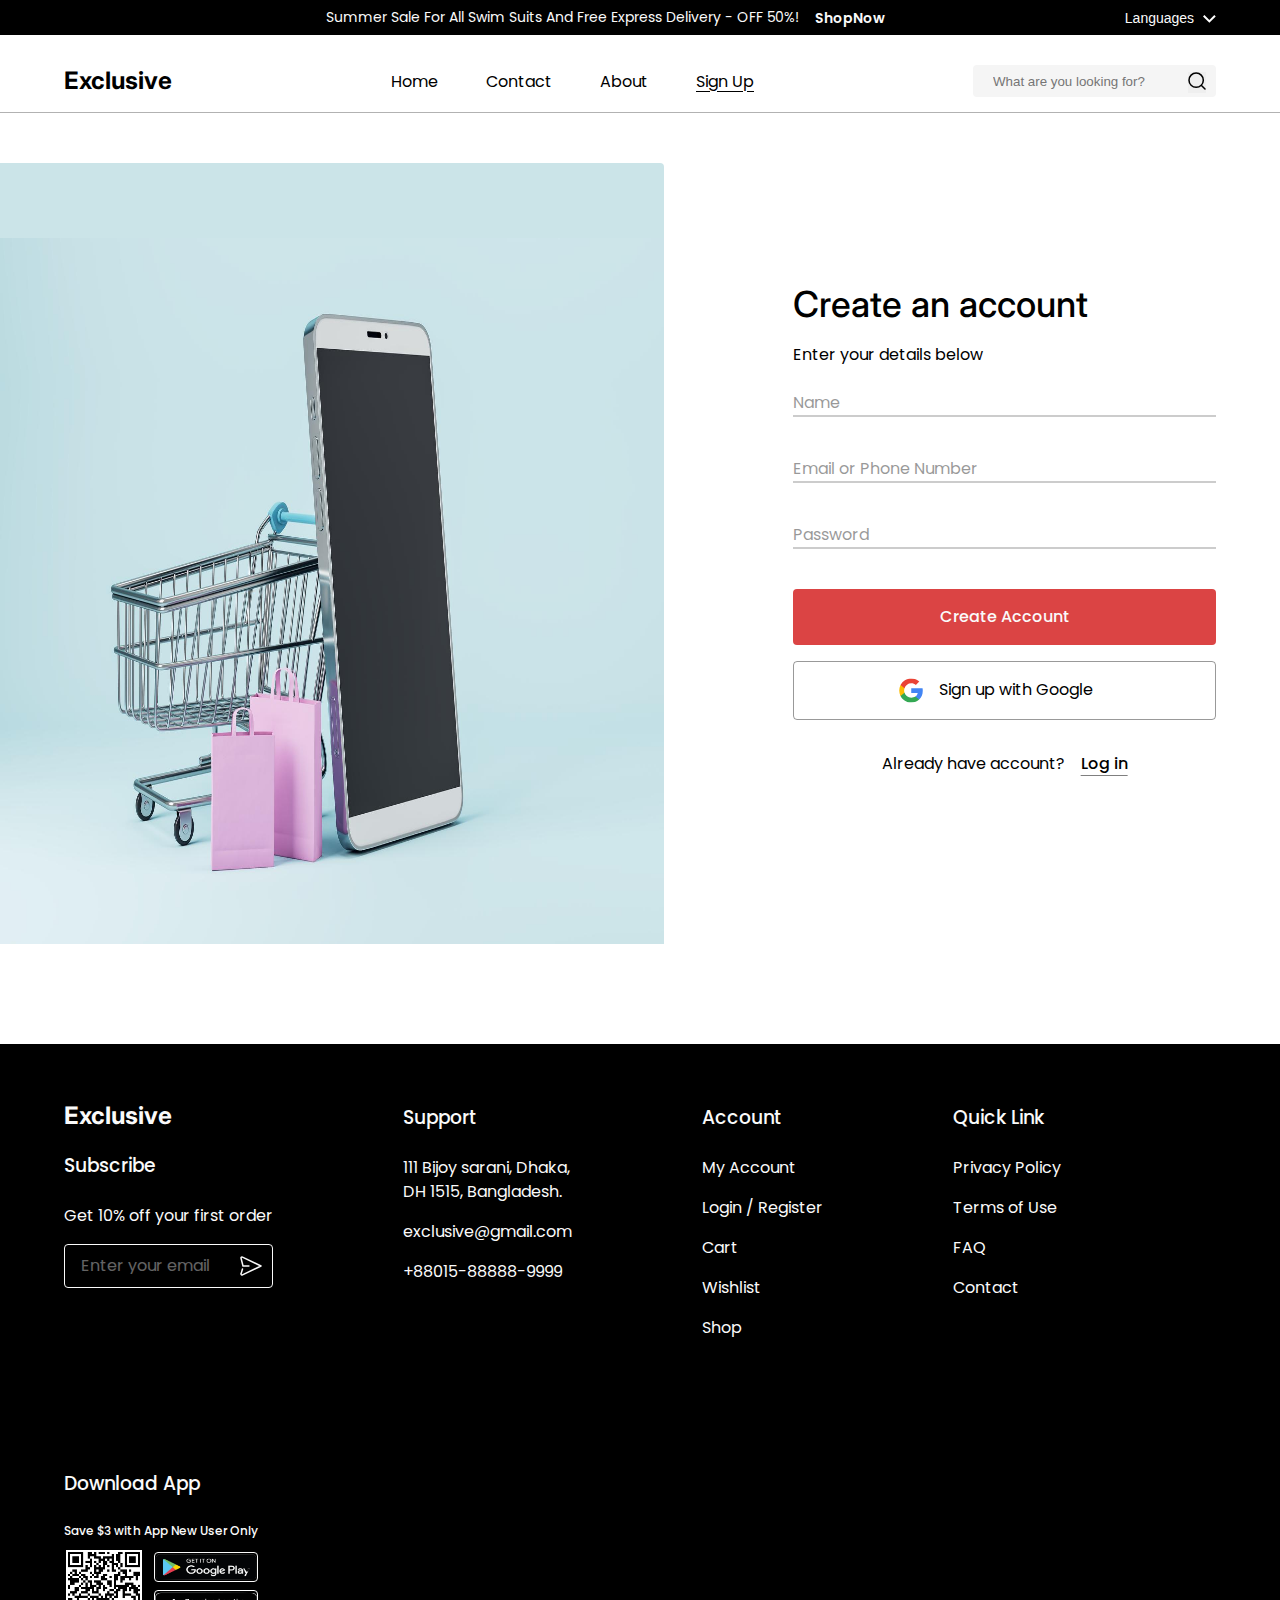
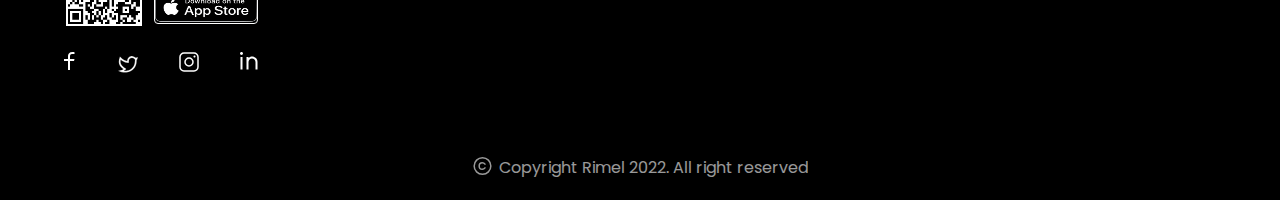
<file: signup.html>
<!DOCTYPE html>
<html lang="en">
<head>
    <meta charset="UTF-8">
    <meta name="viewport" content="width=device-width, initial-scale=1.0">
    <title>E Commerce Website</title>
    <link rel="stylesheet" href="https://cdnjs.cloudflare.com/ajax/libs/font-awesome/6.7.2/css/all.min.css"/>
    <link rel="stylesheet" href="./style.css">
</head>
<body>
    <header class="header border-bottom-black z-50">
        <div class="header-top bg-black py-5 md-d-none ff-poppins">
            <div class="w-90 mx-auto my-0">
                <div class="flex justify-end align-center gap-15 lg-justify-center">
                    <div class="header-top-content flex justify-between align-center gap-1">
                        <h5 class="fs-14 fw-400 lh-21 ls-0 text-light-gray">
                            Summer Sale For All Swim Suits And Free Express Delivery - OFF 50%!
                        </h5>
                        <a href="#" class="fs-14 fw-600 lh-24 ls-0 text-light-gray hover">ShopNow</a>
                    </div>
                    <div class="header-top-dropdown relative">
                        <button class="fs-14 fw-400 lh-21 ls-0 text-light-gray bg-transparent border-none cursor-pointer dropdown" 
                        id="dropdownButton" data-target="dropdownContent">
                            <span class="me-5">Languages</span>
                            <svg width="13" height="8" viewBox="0 0 13 8" fill="none" xmlns="http://www.w3.org/2000/svg">
                                <path d="M6.36403 4.95L11.314 0L12.728 1.414L6.36403 7.778L2.67029e-05 1.414L1.41403 0L6.36403 4.95Z" 
                                fill="white"/>
                            </svg>     
                        </button>
                        <div class="d-none absolute bg-white dropdown-shadow z-1000" id="dropdownContent">
                            <div class="language text-black py-12 px-16 block cursor-pointer">English</div>
                            <div class="language text-black py-12 px-16 block cursor-pointer">French</div>
                            <div class="language text-black py-12 px-16 block cursor-pointer">Spanish</div>
                        </div>
                    </div>
                </div>
            </div>
        </div>
        <div class="header-bottom bg-white">
            <div class="w-90 mx-auto my-0">
                <nav class="header-bottom-content flex justify-between align-center py-30-15 relative">
                    <div class="logo ff-inter">
                        <h2 class="fs-24 fw-700 lh-24 ls-3 text-black">Exclusive</h2>
                    </div>
                    <div class="nav-links md-d-none">
                        <ul class="flex justify-between align-center gap-3 ff-poppins">
                            <li><a class="fs-16 fw-400 lh-24 ls-0 text-black" href="index.html">Home</a></li>
                            <li><a class="fs-16 fw-400 lh-24 ls-0 text-black" href="contact.html">Contact</a></li>
                            <li><a class="fs-16 fw-400 lh-24 ls-0 text-black" href="about.html">About</a></li>
                            <li><a class="fs-16 fw-400 lh-24 ls-0 text-black" href="signup.html">Sign Up</a></li>
                        </ul>
                    </div>
                    <div class="nav-right flex justify-between align-center gap-2 md-d-none">
                        <div class="search-bar bg-smokewhite border-none border-radius-4 p-7-12-20 relative w-243">
                            <input type="text" placeholder="What are you looking for?" class="bg-transparent border-none">
                            <button class="absolute border-none top-7 right-10 cursor-pointer">
                                <svg width="18" height="18" viewBox="0 0 18 18" fill="none" xmlns="http://www.w3.org/2000/svg">
                                    <path d="M17 17L13.2223 13.2156M15.3158 8.15789C15.3158 10.0563 14.5617 11.8769 13.2193 13.2193C11.8769 14.5617 10.0563 15.3158 8.15789 15.3158C6.2595 15.3158 4.43886 14.5617 3.0965 13.2193C1.75413 11.8769 1 10.0563 1 8.15789C1 6.2595 1.75413 4.43886 3.0965 3.0965C4.43886 1.75413 6.2595 1 8.15789 1C10.0563 1 11.8769 1.75413 13.2193 3.0965C14.5617 4.43886 15.3158 6.2595 15.3158 8.15789V8.15789Z" stroke="black" stroke-width="1.5" stroke-linecap="round"/>
                                </svg>
                            </button>
                        </div>         
                    </div>
                    <button class="hamburger cursor-pointer d-none md-block border-none outline-none bg-transparent">
                        <i class="fa-solid fa-bars text-black fs-24" id="hamburger1"></i>
                    </button>
                    <div class="mobile-menu-1 d-none flex-col align-center bg-white border-radius-8 absolute top-70 right-0 
                    w-full z-1000 box-shadow py-15 overflow-hidden open" id="mobileMenu1">
                        <div class="search-bar bg-smokewhite border-none border-radius-4 p-7-12-20 relative w-70 mb-70 mt-20 sm-w-90
                        mx-auto">
                            <input type="text" placeholder="What are you looking for?" class="bg-transparent border-none">
                            <button class="absolute border-none top-7 right-10 cursor-pointer">
                                <svg width="18" height="18" viewBox="0 0 18 18" fill="none" xmlns="http://www.w3.org/2000/svg">
                                    <path d="M17 17L13.2223 13.2156M15.3158 8.15789C15.3158 10.0563 14.5617 11.8769 13.2193 13.2193C11.8769 14.5617 10.0563 15.3158 8.15789 15.3158C6.2595 15.3158 4.43886 14.5617 3.0965 13.2193C1.75413 11.8769 1 10.0563 1 8.15789C1 6.2595 1.75413 4.43886 3.0965 3.0965C4.43886 1.75413 6.2595 1 8.15789 1C10.0563 1 11.8769 1.75413 13.2193 3.0965C14.5617 4.43886 15.3158 6.2595 15.3158 8.15789V8.15789Z" stroke="black" stroke-width="1.5" stroke-linecap="round"/>
                                </svg>
                            </button>
                        </div>
                        <div class="header-top-dropdown relative mb-100 flex justify-center align-center">
                            <button class="fs-14 fw-400 lh-21 ls-0 text-black bg-transparent border-none cursor-pointer dropdown" 
                            id="dropdownButton1" data-target="dropdownContent1">
                                <span class="me-5">Languages</span>
                                <svg width="13" height="8" viewBox="0 0 13 8" fill="none" xmlns="http://www.w3.org/2000/svg">
                                    <path d="M6.36403 4.95L11.314 0L12.728 1.414L6.36403 7.778L2.67029e-05 1.414L1.41403 0L6.36403 4.95Z" 
                                    fill="black"/>
                                </svg>     
                            </button>
                            <div class="d-none absolute top-23 bg-black dropdown-shadow" id="dropdownContent1">
                                <div class="language text-white py-12 px-16 block cursor-pointer">English</div>
                                <div class="language text-white py-12 px-16 block cursor-pointer">French</div>
                                <div class="language text-white py-12 px-16 block cursor-pointer">Spanish</div>
                            </div>
                        </div>
                        <div class="nav-links mb-100">
                            <ul class="flex flex-col text-center gap-3 ff-poppins">
                                <li><a class="fs-20 fw-600 lh-24 ls-0 text-black" href="index.html">Home</a></li>
                                <li><a class="fs-20 fw-600 lh-24 ls-0 text-black" href="contact.html">Contact</a></li>
                                <li><a class="fs-20 fw-600 lh-24 ls-0 text-black" href="about.html">About</a></li>
                                <li><a class="fs-20 fw-600 lh-24 ls-0 text-black" href="signup.html">Sign Up</a></li>
                            </ul>
                        </div>
                    </div>
                </nav>
            </div>
        </div>
    </header>

    <main class="main">
        <section class="signup mt-50 w-95 flex align-center gap-129">
            <div class="signup-left w-62-1 h-781 flex justify-center align-end bg-columbia-blue border-tright-bright-radius-4">
                <img src="./images/beatsnoop.jpg" alt="beatsnoop" class="w-full h-706">
            </div>
            <div class="signup-right w-28 h-530 flex flex-col gap-24">
                <div class="signup-headings flex flex-col align-start gap-24">
                    <h1 class="ff-inter fs-36 fw-500 lh-30 ls-4 text-black xxxxs-fs-36">Create an account</h1>
                    <h4 class="ff-poppins fs-16 fw-400 lh-24 ls-0 text-black">Enter your details below</h4>
                </div>
                <div class="signup-right-bottom flex flex-col gap-40">
                    <form class="signup-form flex flex-col gap-40" id="sign-up">
                        <input type="text" placeholder="Name" class="border-none outline-none ff-poppins fs-16 fw-400 lh-24 ls-0 
                        text-black border-bottom-black-1" required>
                        <input type="text" placeholder="Email or Phone Number" class="border-none outline-none ff-poppins fs-16 fw-400 
                        lh-24 ls-0 text-black border-bottom-black-1" required>
                        <input type="password" placeholder="Password" class="border-none outline-none ff-poppins fs-16 fw-400 lh-24 ls-0 
                        text-black border-bottom-black-1" required>
                    </form>
                    <div class="signup-form-buttons flex flex-col gap-16"> 
                        <button class="signup-btn bg-softred border-none border-radius-4 py-16 px-122 xs-px-122
                        cursor-pointer ff-poppins fs-16 fw-500 lh-24 ls-0 text-light-gray" type="submit" form="sign-up">
                            Create Account
                        </button>
                        <div class="signup-google-or-login flex flex-col gap-32">
                            <button class="signup-google border-radius-4 border-black-3 py-16 px-105 cursor-pointer flex gap-16 
                            bg-transparent xs-px-105" type="button" id="googleSignUpBtn">
                                <svg width="24" height="25" viewBox="0 0 24 25" fill="none" xmlns="http://www.w3.org/2000/svg">
                                    <g clip-path="url(#clip0_1729_3336)">
                                    <path d="M23.766 12.7764C23.766 11.9607 23.6999 11.1406 23.5588 10.3381H12.24V14.9591H18.7217C18.4528 
                                    16.4494 17.5885 17.7678 16.323 18.6056V21.6039H20.19C22.4608 19.5139 23.766 16.4274 23.766 12.7764Z" 
                                    fill="#4285F4"/>
                                    <path d="M12.2401 24.5008C15.4766 24.5008 18.2059 23.4382 20.1945 21.6039L16.3276 18.6055C15.2517 
                                    19.3375 13.8627 19.752 12.2445 19.752C9.11388 19.752 6.45946 17.6399 5.50705 
                                    14.8003H1.5166V17.8912C3.55371 21.9434 7.7029 24.5008 12.2401 24.5008Z" fill="#34A853"/>
                                    <path d="M5.50253 14.8003C4.99987 13.3099 4.99987 11.6961 5.50253 10.2057V7.11481H1.51649C-0.18551 
                                    10.5056 -0.18551 14.5004 1.51649 17.8912L5.50253 14.8003Z" fill="#FBBC04"/>
                                    <path d="M12.2401 5.24966C13.9509 5.2232 15.6044 5.86697 16.8434 7.04867L20.2695 3.62262C18.1001 
                                    1.5855 15.2208 0.465534 12.2401 0.500809C7.7029 0.500809 3.55371 3.05822 1.5166 7.11481L5.50264 
                                    10.2058C6.45064 7.36173 9.10947 5.24966 12.2401 5.24966Z" fill="#EA4335"/>
                                    </g>
                                    <defs>
                                    <clipPath id="clip0_1729_3336">
                                    <rect width="24" height="24" fill="white" transform="translate(0 0.5)"/>
                                    </clipPath>
                                    </defs>
                                </svg>
                                <span class="ff-poppins fs-16 fw-400 lh-24 ls-0 text-black">Sign up with Google</span>
                            </button>
                            <div class="login flex align-center justify-center gap-16">
                                <span class="ff-poppins fs-16 fw-400 lh-24 ls-0 text-black">Already have account?</span>
                                <a href="login.html" class="ff-poppins fs-16 fw-500 lh-24 ls-0 text-black">Log in</a>
                            </div>
                        </div>
                    </div>
                </div>
            </div>
        </section>
    </main>

    <footer class="footer bg-black mt-100">
        <div class="footer-top border-bottom-white">
            <div class="w-90 mx-auto my-0 py-60 flex justify-center align-start xl-justify-start flex-wrap gap-130">
                <div class="footer-col flex flex-col gap-16">
                    <div class="footer-col-top flex flex-col gap-24 text-light-gray">
                        <h2 class="ff-inter fs-24 fw-700 lh-24 ls-3">Exclusive</h2>
                        <h3 class="ff-poppins fs-20 fw-500 lh-28 ls-0">Subscribe</h3>
                        <h4 class="ff-poppins fs-16 fw-400 lh-24 ls-0">Get 10% off your first order</h4>
                    </div>
                    <div class="footer-col-bottom py-12 ps-16 border-radius-4 border-light-gray relative">
                        <input type="text" placeholder="Enter your email" class="border-none bg-transparent outline-none text-light-gray">
                        <button class="top-11 right-10 absolute cursor-pointer bg-transparent border-none">
                            <svg width="22" height="20" viewBox="0 0 22 20" fill="none" xmlns="http://www.w3.org/2000/svg">
                                <path d="M8.91199 9.9998H2.99999L1.02299 2.1348C1.01033 2.0891 1.00262 2.04216 0.999989 1.9948C0.977989 
                                1.2738 1.77199 0.773804 2.45999 1.1038L21 9.9998L2.45999 18.8958C1.77999 19.2228 0.995989 18.7368 0.999989 
                                18.0288C1.00201 17.9655 1.01313 17.9029 1.03299 17.8428L2.49999 12.9998" stroke="#FAFAFA" 
                                stroke-width="1.5" stroke-linecap="round" stroke-linejoin="round"/>
                            </svg>
                        </button>
                    </div>
                </div>
                <div class="footer-col flex flex-col gap-24">
                    <h3 class="ff-poppins fs-20 fw-500 lh-28 ls-0 text-light-gray">Support</h3>
                    <div class="flex flex-col gap-16 text-light-gray">
                        <h4 class="ff-poppins fs-16 fw-400 lh-24 ls-0">
                            111 Bijoy sarani, Dhaka, <br>  DH 1515, Bangladesh.
                        </h4>
                        <h4 class="ff-poppins fs-16 fw-400 lh-24 ls-0">exclusive@gmail.com</h4>
                        <h4 class="ff-poppins fs-16 fw-400 lh-24 ls-0">+88015-88888-9999</h4>
                    </div>
                </div>
                <div class="footer-col flex flex-col gap-24">
                    <h3 class="ff-poppins fs-20 fw-500 lh-28 ls-0 text-light-gray">Account</h3>
                    <div class="flex flex-col gap-16">
                        <a href="account.html" class="ff-poppins fs-16 fw-400 lh-24 ls-0 text-light-gray">My Account</a>
                        <a href="signup.html" class="ff-poppins fs-16 fw-400 lh-24 ls-0 text-light-gray">Login / Register</a>
                        <a href="cart.html" class="ff-poppins fs-16 fw-400 lh-24 ls-0 text-light-gray">Cart</a>
                        <a href="wishlist.html" class="ff-poppins fs-16 fw-400 lh-24 ls-0 text-light-gray">Wishlist</a>
                        <a href="#" class="ff-poppins fs-16 fw-400 lh-24 ls-0 text-light-gray">Shop</a>
                    </div>
                </div>
                <div class="footer-col flex flex-col gap-24">
                    <h3 class="ff-poppins fs-20 fw-500 lh-28 ls-0 text-light-gray">Quick Link</h3>
                    <div class="flex flex-col gap-16">
                        <a href="#" class="ff-poppins fs-16 fw-400 lh-24 ls-0 text-light-gray">Privacy Policy</a>
                        <a href="#" class="ff-poppins fs-16 fw-400 lh-24 ls-0 text-light-gray">Terms of Use</a>
                        <a href="#" class="ff-poppins fs-16 fw-400 lh-24 ls-0 text-light-gray">FAQ</a>
                        <a href="contact.html" class="ff-poppins fs-16 fw-400 lh-24 ls-0 text-light-gray">Contact</a>
                    </div>
                </div>
                <div class="footer-col flex flex-col gap-24">
                    <div class="footer-col-top flex flex-col gap-24">
                        <h3 class="ff-poppins fs-20 fw-500 lh-28 ls-0 text-light-gray">Download App</h3>
                        <div class="flex flex-col gap-8">
                            <h6 class="ff-poppins fs-12 fw-500 lh-18 ls-0 text-light-gray">Save $3 with App New User Only</h6>
                            <div class="flex justify-between align-center">
                                <div class="qr-code w-80 h-80 flex justify-center align-center">
                                    <img src="./images/qrcode.jpg" alt="qrcode" class="w-76 h-76 border-white">
                                </div>
                                <div class="flex flex-col gap-8">
                                    <img src="./images/gplaystore.png" alt="gplaystore" class="w-104 h-30 border-radius-4 
                                    border-light-gray-1"> 
                                    <img src="./images/appstore.png" alt="appstore" class="w-104 h-34 border-radius-4 border-white-1">
                                </div>
                            </div>
                        </div>
                    </div>
                    <div class="footer-col-bottom flex justify-between align-start gap-24">
                        <svg width="11" height="18" viewBox="0 0 11 18" fill="none" xmlns="http://www.w3.org/2000/svg"
                        class="cursor-pointer">
                            <path d="M6 7H10.5L10 9H6V18H4V9H0V7H4V5.128C4 3.345 4.186 2.698 4.534 2.046C4.87501 1.40181 5.40181 0.875009 
                            6.046 0.534C6.698 0.186 7.345 0 9.128 0C9.65 0 10.108 0.0500001 10.5 0.15V2H9.128C7.804 2 7.401 2.078 6.99 
                            2.298C6.686 2.46 6.46 2.686 6.298 2.99C6.078 3.401 6 3.804 6 5.128V7Z" fill="white"/>
                        </svg>
                        <svg width="23" height="24" viewBox="0 0 23 24" fill="none" xmlns="http://www.w3.org/2000/svg" 
                        class="cursor-pointer">
                            <path d="M14.1211 4.44336C14.8883 4.1364 15.7199 4.03349 16.5352 4.1416L16.8838 4.20117C17.8082 4.39388 18.6557 
                            4.85462 19.3193 5.52637L19.3486 5.55664H19.3906C19.7296 5.55426 20.0806 5.59738 20.498 5.53809C20.882 5.48352 
                            21.3278 5.34203 21.915 5.00977C21.6091 6.49447 21.4324 7.16729 20.7646 8.08301L20.7451 8.10938V8.14258C20.7451 
                            11.9414 19.5781 14.7564 17.8262 16.7393C16.1825 18.5994 14.0186 19.7335 11.8057 20.2568L11.3623 20.3535C9.7452 
                            20.6761 7.754 20.5731 5.99609 20.2109C5.11794 20.03 4.30096 19.7842 3.62012 19.4971C3.03699 19.2511 2.56006 
                            18.9759 2.22949 18.6885C2.6606 18.6463 3.41195 18.553 4.24414 18.3594C5.24389 18.1267 6.37194 17.749 7.20312 
                            17.1406L7.31934 17.0557L7.19922 16.9766C6.50766 16.5207 4.81165 15.4984 3.73145 13.5166C2.66701 11.5637 2.19288 
                            8.66296 3.91406 4.42578C5.47307 6.22095 7.05692 7.48915 8.66602 8.22363L8.99512 8.36719C9.57627 8.60556 9.94226 
                            8.72333 10.2314 8.79102C10.5195 8.85841 10.7322 8.8754 10.9922 8.91113L11.2871 8.95215L11.1074 8.77148C11.1323 
                            7.84188 11.4255 6.93867 11.9541 6.17285C12.4234 5.49307 13.0591 4.94768 13.7979 4.58691L14.1211 4.44336ZM15.9053 
                            5.90137C15.119 5.90124 14.3638 6.20994 13.8027 6.76074C13.3119 7.24267 13.0038 7.87627 12.9248 8.55371L12.9053 
                            8.84668L12.877 10.4209C12.8756 10.4914 12.8592 10.5613 12.8291 10.625C12.799 10.6887 12.7556 10.7452 12.7021 
                            10.791C12.6487 10.8368 12.5861 10.8716 12.5186 10.8916C12.4848 10.9016 12.45 10.9075 12.415 10.9102L12.3105 
                            10.9072L10.749 10.6953C8.71753 10.4183 6.7663 9.48248 4.88965 7.91895L4.75781 7.80859L4.72754 7.97754C4.42573 
                            9.64812 4.56793 11.0709 5.14746 12.3018C5.69051 13.455 6.61342 14.4312 7.89453 15.2832L8.15625 15.4521L9.90234 
                            16.5498C9.97145 16.5932 10.0296 16.6529 10.0703 16.7236C10.111 16.7944 10.1339 16.8744 10.1367 16.9561C10.1395 
                            17.0377 10.1217 17.1189 10.0859 17.1924C10.0681 17.229 10.0455 17.2629 10.0195 17.2939L9.93066 17.3779L8.33887 
                            18.541L8.11523 18.7041L8.3916 18.7207C9.22554 18.7727 10.0251 18.7474 10.7188 18.6396L11.0098 18.5879C13.3887 
                            18.1129 15.375 16.9789 16.7656 15.2207C18.1559 13.4627 18.9453 11.0883 18.9453 8.14258C18.9453 7.99705 18.8715 
                            7.78499 18.7441 7.55762C18.6144 7.32598 18.4211 7.06491 18.167 6.82031C17.6901 6.36143 16.9936 5.95525 16.0889 
                            5.90625L15.9053 5.90137Z" fill="white" stroke="black" stroke-width="0.2"/>
                        </svg>
                        <svg width="20" height="20" viewBox="0 0 20 20" fill="none" xmlns="http://www.w3.org/2000/svg"
                        class="cursor-pointer">
                            <path d="M15 1H5C3.93913 1 2.92172 1.42143 2.17157 2.17157C1.42143 2.92172 1 3.93913 1 5V15C1 16.0609 1.42143 
                            17.0783 2.17157 17.8284C2.92172 18.5786 3.93913 19 5 19H15C16.0609 19 17.0783 18.5786 17.8284 17.8284C18.5786 
                            17.0783 19 16.0609 19 15V5C19 3.93913 18.5786 2.92172 17.8284 2.17157C17.0783 1.42143 16.0609 1 15 1Z" 
                            stroke="white" stroke-width="1.5" stroke-linejoin="round"/>
                            <path d="M10 14C11.0609 14 12.0783 13.5786 12.8284 12.8284C13.5786 12.0783 14 11.0609 14 10C14 8.93913 13.5786 
                            7.92172 12.8284 7.17157C12.0783 6.42143 11.0609 6 10 6C8.93913 6 7.92172 6.42143 7.17157 7.17157C6.42143 7.92172 
                            6 8.93913 6 10C6 11.0609 6.42143 12.0783 7.17157 12.8284C7.92172 13.5786 8.93913 14 10 14V14Z" stroke="white" 
                            stroke-width="1.5" stroke-linejoin="round"/>
                            <path d="M15.5 5.5C15.7652 5.5 16.0196 5.39464 16.2071 5.20711C16.3946 5.01957 16.5 4.76522 16.5 4.5C16.5 
                            4.23478 16.3946 3.98043 16.2071 3.79289C16.0196 3.60536 15.7652 3.5 15.5 3.5C15.2348 3.5 14.9804 3.60536 14.7929 
                            3.79289C14.6054 3.98043 14.5 4.23478 14.5 4.5C14.5 4.76522 14.6054 5.01957 14.7929 5.20711C14.9804 5.39464 
                            15.2348 5.5 15.5 5.5Z" fill="white"/>
                        </svg>
                        <svg width="18" height="18" viewBox="0 0 18 18" fill="none" xmlns="http://www.w3.org/2000/svg"
                        class="cursor-pointer">
                            <path d="M8.5 6.05C9.417 5.113 10.611 4.5 12 4.5C13.4587 4.5 14.8576 5.07946 15.8891 6.11091C16.9205 7.14236 
                            17.5 8.54131 17.5 10V17.5H15.5V10C15.5 9.07174 15.1313 8.1815 14.4749 7.52513C13.8185 6.86875 12.9283 6.5 12 
                            6.5C11.0717 6.5 10.1815 6.86875 9.52513 7.52513C8.86875 8.1815 8.5 9.07174 8.5 10V17.5H6.5V5H8.5V6.05ZM1.5 
                            3C1.10218 3 0.720644 2.84196 0.43934 2.56066C0.158035 2.27936 0 1.89782 0 1.5C0 1.10218 0.158035 0.720644 
                            0.43934 0.43934C0.720644 0.158035 1.10218 0 1.5 0C1.89782 0 2.27936 0.158035 2.56066 0.43934C2.84196 0.720644 3 
                            1.10218 3 1.5C3 1.89782 2.84196 2.27936 2.56066 2.56066C2.27936 2.84196 1.89782 3 1.5 3ZM0.5 5H2.5V17.5H0.5V5Z" 
                            fill="white"/>
                        </svg>
                    </div>
                </div>
            </div>
        </div>
        <div class="footer-bottom w-90 mx-auto my-0 flex justify-center align-center py-20">
            <div class="copyright flex gap-6 opacity-60">
                <svg width="21" height="20" viewBox="0 0 21 20" fill="none" xmlns="http://www.w3.org/2000/svg">
                    <path d="M10.5 18.3332C15.1024 18.3332 18.8334 14.6022 18.8334 9.99984C18.8334 5.39746 15.1024 1.6665 10.5 
                    1.6665C5.89765 1.6665 2.16669 5.39746 2.16669 9.99984C2.16669 14.6022 5.89765 18.3332 10.5 18.3332Z" stroke="white" 
                    stroke-width="1.5" stroke-linecap="round" stroke-linejoin="round"/>
                    <path d="M13 8.14799C13 8.14799 11.9706 6.6665 10.2549 6.6665C8.53924 6.6665 7.16669 8.14799 7.16669 9.99984C7.16669 
                    11.8517 8.53924 13.3332 10.2549 13.3332C11.9706 13.3332 13 11.8517 13 11.8517" stroke="white" stroke-width="1.5" 
                    stroke-linecap="round" stroke-linejoin="round"/>
                </svg>
                <h4 class="ff-poppins fs-16 fw-400 lh-24 ls-0 text-white xxxs-fs-16">Copyright Rimel 2022. All right reserved</h4>
            </div>
        </div>
    </footer>

    <script src="./script1.js"></script>
</body>
</html>
</file>
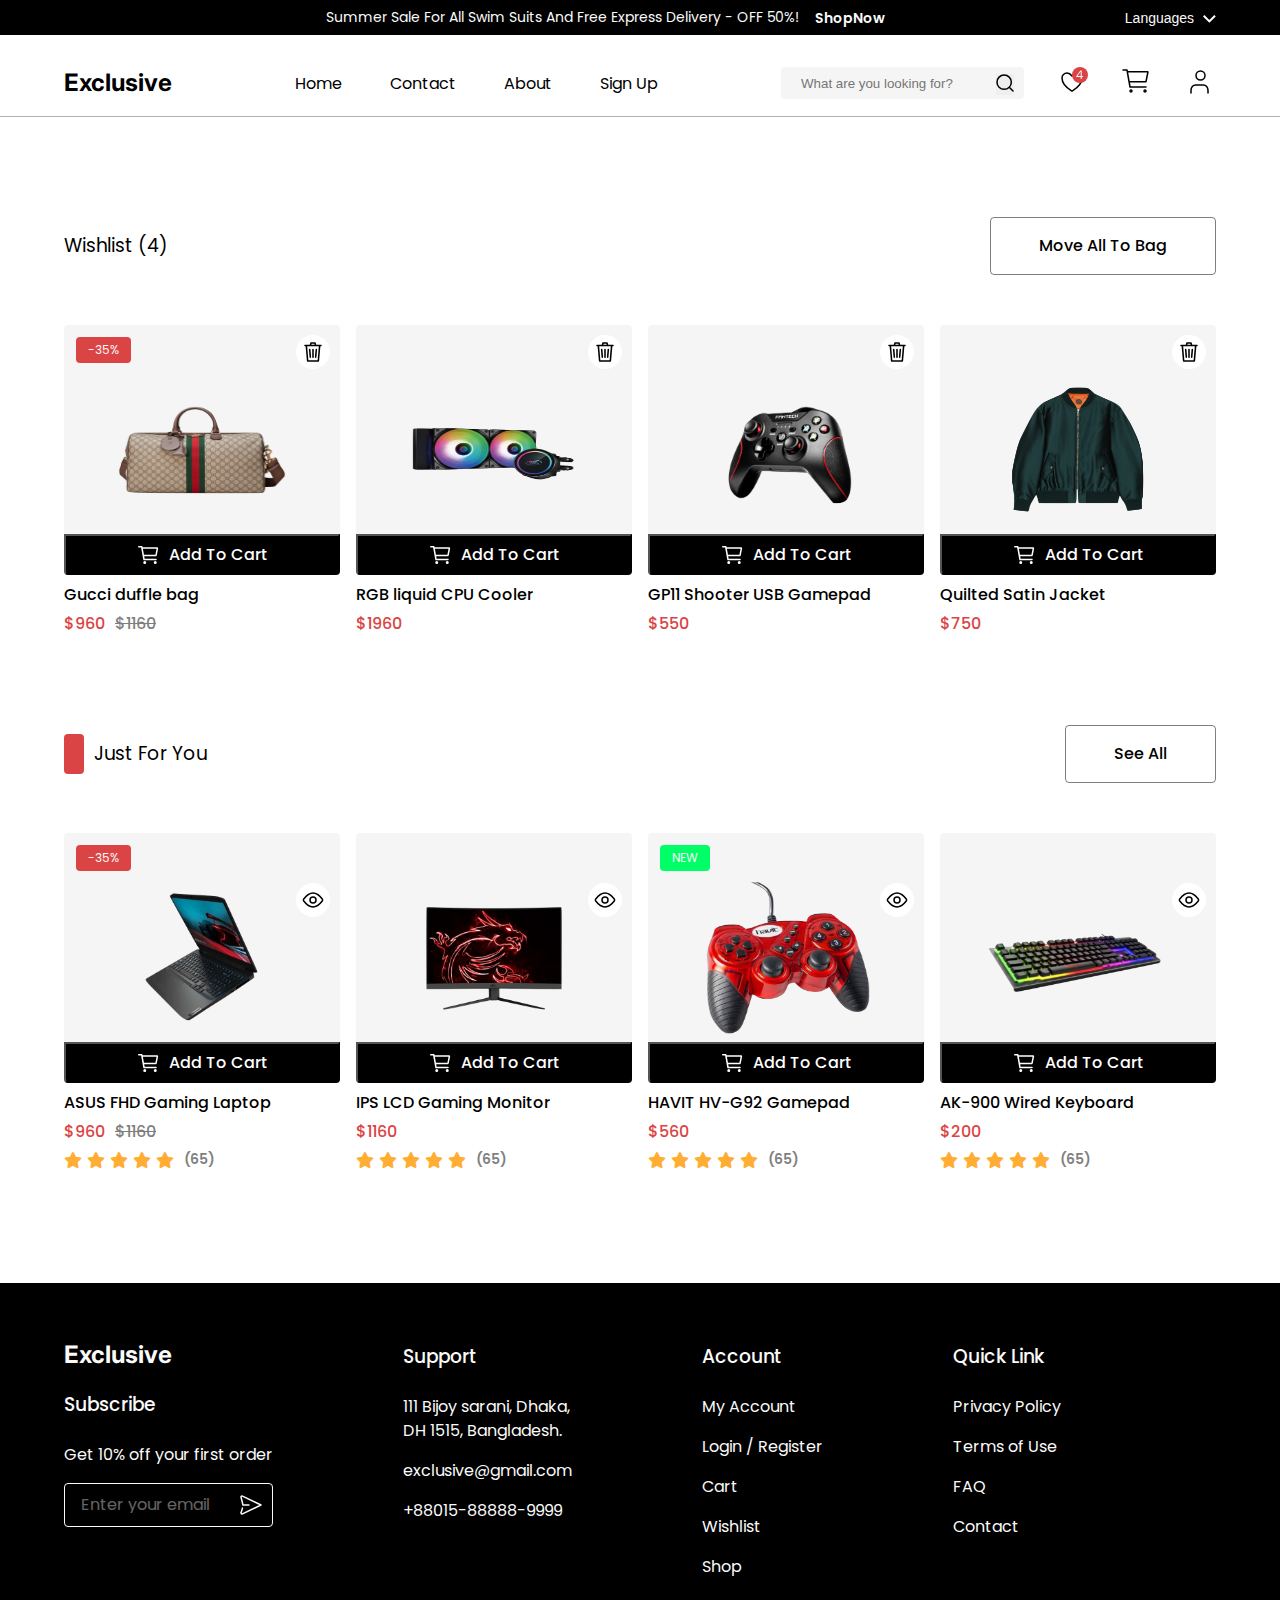
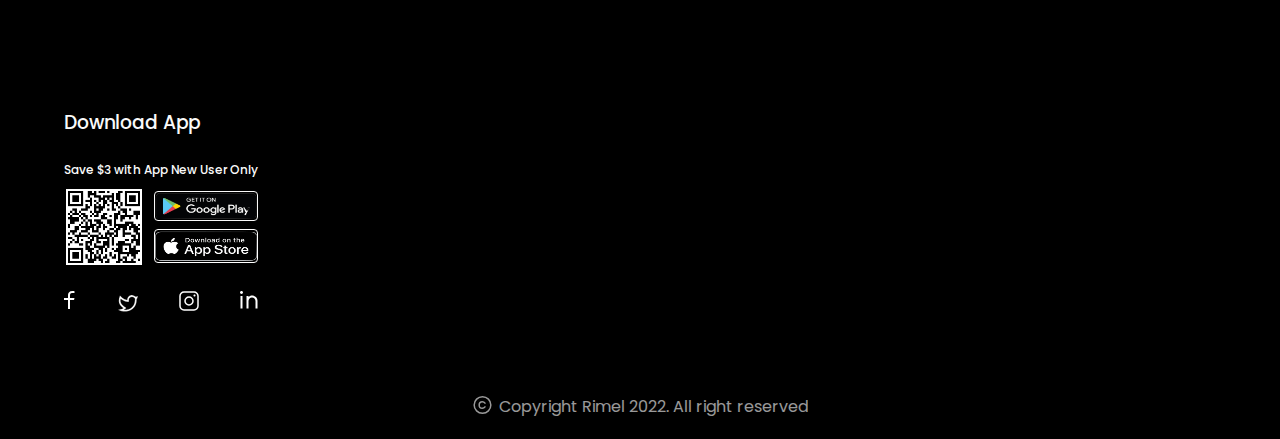
<file: wishlist.html>
<!DOCTYPE html>
<html lang="en">
<head>
    <meta charset="UTF-8">
    <meta name="viewport" content="width=device-width, initial-scale=1.0">
    <title>E Commerce Website</title>
    <link rel="stylesheet" href="https://cdnjs.cloudflare.com/ajax/libs/font-awesome/6.7.2/css/all.min.css"/>
    <link rel="stylesheet" href="./style.css">
</head>
<body>
    <header class="header border-bottom-black">
        <div class="header-top bg-black py-5 md-d-none ff-poppins">
            <div class="w-90 mx-auto my-0">
                <div class="flex justify-end align-center gap-15 lg-justify-center">
                    <div class="header-top-content flex justify-between align-center gap-1">
                        <h5 class="fs-14 fw-400 lh-21 ls-0 text-light-gray">
                            Summer Sale For All Swim Suits And Free Express Delivery - OFF 50%!
                        </h5>
                        <a href="#" class="fs-14 fw-600 lh-24 ls-0 text-light-gray hover">ShopNow</a>
                    </div>
                    <div class="header-top-dropdown relative">
                        <button class="fs-14 fw-400 lh-21 ls-0 text-light-gray bg-transparent border-none cursor-pointer dropdown" 
                        id="dropdownButton" data-target="dropdownContent">
                            <span class="me-5">Languages</span>
                            <svg width="13" height="8" viewBox="0 0 13 8" fill="none" xmlns="http://www.w3.org/2000/svg">
                                <path d="M6.36403 4.95L11.314 0L12.728 1.414L6.36403 7.778L2.67029e-05 1.414L1.41403 0L6.36403 4.95Z" 
                                fill="white"/>
                            </svg>     
                        </button>
                        <div class="d-none absolute bg-white dropdown-shadow z-1000" id="dropdownContent">
                            <div class="language text-black py-12 px-16 block cursor-pointer">English</div>
                            <div class="language text-black py-12 px-16 block cursor-pointer">French</div>
                            <div class="language text-black py-12 px-16 block cursor-pointer">Spanish</div>
                        </div>
                    </div>
                </div>
            </div>
        </div>
        <div class="header-bottom bg-white">
            <div class="w-90 mx-auto my-0">
                <nav class="header-bottom-content flex justify-between align-center py-30-15 relative">
                    <div class="logo ff-inter">
                        <h2 class="fs-24 fw-700 lh-24 ls-3 text-black">Exclusive</h2>
                    </div>
                    <div class="nav-links md-d-none">
                        <ul class="flex justify-between align-center gap-3 ff-poppins">
                            <li><a class="fs-16 fw-400 lh-24 ls-0 text-black" href="index.html">Home</a></li>
                            <li><a class="fs-16 fw-400 lh-24 ls-0 text-black" href="contact.html">Contact</a></li>
                            <li><a class="fs-16 fw-400 lh-24 ls-0 text-black" href="about.html">About</a></li>
                            <li><a class="fs-16 fw-400 lh-24 ls-0 text-black" href="signup.html">Sign Up</a></li>
                        </ul>
                    </div>
                    <div class="nav-right flex justify-between align-center gap-2 md-d-none">
                        <div class="search-bar bg-smokewhite border-none border-radius-4 p-7-12-20 relative w-243">
                            <input type="text" placeholder="What are you looking for?" class="bg-transparent border-none">
                            <button class="absolute border-none top-7 right-10 cursor-pointer">
                                <svg width="18" height="18" viewBox="0 0 18 18" fill="none" xmlns="http://www.w3.org/2000/svg">
                                    <path d="M17 17L13.2223 13.2156M15.3158 8.15789C15.3158 10.0563 14.5617 11.8769 13.2193 13.2193C11.8769 14.5617 10.0563 15.3158 8.15789 15.3158C6.2595 15.3158 4.43886 14.5617 3.0965 13.2193C1.75413 11.8769 1 10.0563 1 8.15789C1 6.2595 1.75413 4.43886 3.0965 3.0965C4.43886 1.75413 6.2595 1 8.15789 1C10.0563 1 11.8769 1.75413 13.2193 3.0965C14.5617 4.43886 15.3158 6.2595 15.3158 8.15789V8.15789Z" stroke="black" stroke-width="1.5" stroke-linecap="round"/>
                                </svg>
                            </button>
                        </div>
                        <button class="cursor-pointer border-none outline-none bg-transparent">
                            <svg width="32" height="32" viewBox="0 0 32 32" fill="none" xmlns="http://www.w3.org/2000/svg">
                                <path d="M11 7C8.239 7 6 9.23669 6 11.9962C6 14.2238 6.875 19.5107 15.488 24.8551C15.6423 24.9499 15.8194 
                                25 16 25C16.1806 25 16.3577 24.9499 16.512 24.8551C25.125 19.5107 26 14.2238 26 11.9962C26 9.23669 23.761 
                                7 21 7C18.239 7 16 10.028 16 10.028C16 10.028 13.761 7 11 7Z" stroke="black" stroke-width="1.5" 
                                stroke-linecap="round" stroke-linejoin="round"/>
                                <circle cx="24" cy="9" r="8" fill="#DB4444"/>
                                <path d="M20.2066 11.068V10.24L24.4186 
                                4.408H25.7266V10.12H26.9266V11.068H25.7266V13H24.6466V11.068H20.2066ZM24.6946 5.548L21.4666 
                                10.12H24.6946V5.548Z" fill="#FAFAFA"/>
                            </svg>
                        </button>
                        <a href="cart.html" class="cursor-pointer border-none outline-none bg-transparent">
                            <svg width="32" height="32" viewBox="0 0 32 32" fill="none" xmlns="http://www.w3.org/2000/svg">
                                <path d="M11 27C11.5523 27 12 26.5523 12 26C12 25.4477 11.5523 25 11 25C10.4477 25 10 25.4477 10 26C10 26.5523 10.4477 27 11 27Z" stroke="black" stroke-width="1.5" stroke-linecap="round" stroke-linejoin="round"/>
                                <path d="M25 27C25.5523 27 26 26.5523 26 26C26 25.4477 25.5523 25 25 25C24.4477 25 24 25.4477 24 26C24 26.5523 24.4477 27 25 27Z" stroke="black" stroke-width="1.5" stroke-linecap="round" stroke-linejoin="round"/>
                                <path d="M3 5H7L10 22H26" stroke="black" stroke-width="1.5" stroke-linecap="round" stroke-linejoin="round"/>
                                <path d="M10 16.6667H25.59C25.7056 16.6667 25.8177 16.6267 25.9072 16.5535C25.9966 16.4802 26.0579 16.3782 26.0806 16.2648L27.8806 7.26479C27.8951 7.19222 27.8934 7.11733 27.8755 7.04552C27.8575 6.97371 27.8239 6.90678 27.7769 6.84956C27.73 6.79234 27.6709 6.74625 27.604 6.71462C27.5371 6.68299 27.464 6.66661 27.39 6.66666H8" stroke="black" stroke-width="1.5" stroke-linecap="round" stroke-linejoin="round"/>
                            </svg>
                        </a>
                        <button class="cursor-pointer border-none outline-none bg-transparent">
                            <svg width="32" height="32" viewBox="0 0 32 32" fill="none" xmlns="http://www.w3.org/2000/svg">
                                <path d="M24 27V24.3333C24 22.9188 23.5224 21.5623 22.6722 20.5621C21.8221 19.5619 20.669 19 19.4667 19H11.5333C10.331 19 9.17795 19.5619 8.32778 20.5621C7.47762 21.5623 7 22.9188 7 24.3333V27" stroke="black" stroke-width="1.5" stroke-linecap="round" stroke-linejoin="round"/>
                                <path d="M16.5 14C18.9853 14 21 11.9853 21 9.5C21 7.01472 18.9853 5 16.5 5C14.0147 5 12 7.01472 12 9.5C12 11.9853 14.0147 14 16.5 14Z" stroke="black" stroke-width="1.5" stroke-linecap="round" stroke-linejoin="round"/>
                            </svg>
                        </button>         
                    </div>
                    <button class="hamburger cursor-pointer d-none md-block border-none outline-none bg-transparent">
                        <i class="fa-solid fa-bars text-black fs-24" id="hamburger2"></i>
                    </button>
                    <div class="mobile-menu-1 d-none flex-col align-center bg-white border-radius-8 absolute top-70 right-0 
                    w-full z-1000 box-shadow py-15 overflow-hidden open" id="mobileMenu2">
                        <div class="search-bar bg-smokewhite border-none border-radius-4 p-7-12-20 relative w-70 mb-70 mt-20 sm-w-90
                        mx-auto">
                            <input type="text" placeholder="What are you looking for?" class="bg-transparent border-none">
                            <button class="absolute border-none top-7 right-10 cursor-pointer">
                                <svg width="18" height="18" viewBox="0 0 18 18" fill="none" xmlns="http://www.w3.org/2000/svg">
                                    <path d="M17 17L13.2223 13.2156M15.3158 8.15789C15.3158 10.0563 14.5617 11.8769 13.2193 13.2193C11.8769 14.5617 10.0563 15.3158 8.15789 15.3158C6.2595 15.3158 4.43886 14.5617 3.0965 13.2193C1.75413 11.8769 1 10.0563 1 8.15789C1 6.2595 1.75413 4.43886 3.0965 3.0965C4.43886 1.75413 6.2595 1 8.15789 1C10.0563 1 11.8769 1.75413 13.2193 3.0965C14.5617 4.43886 15.3158 6.2595 15.3158 8.15789V8.15789Z" stroke="black" stroke-width="1.5" stroke-linecap="round"/>
                                </svg>
                            </button>
                        </div>
                        <div class="header-top-dropdown relative mb-100 flex justify-center align-center">
                            <button class="fs-14 fw-400 lh-21 ls-0 text-black bg-transparent border-none cursor-pointer dropdown" 
                            id="dropdownButton1" data-target="dropdownContent1">
                                <span class="me-5">Languages</span>
                                <svg width="13" height="8" viewBox="0 0 13 8" fill="none" xmlns="http://www.w3.org/2000/svg">
                                    <path d="M6.36403 4.95L11.314 0L12.728 1.414L6.36403 7.778L2.67029e-05 1.414L1.41403 0L6.36403 4.95Z" 
                                    fill="black"/>
                                </svg>     
                            </button>
                            <div class="d-none absolute top-23 bg-black dropdown-shadow" id="dropdownContent1">
                                <div class="language text-white py-12 px-16 block cursor-pointer">English</div>
                                <div class="language text-white py-12 px-16 block cursor-pointer">French</div>
                                <div class="language text-white py-12 px-16 block cursor-pointer">Spanish</div>
                            </div>
                        </div>
                        <div class="nav-links mb-100">
                            <ul class="flex flex-col text-center gap-3 ff-poppins">
                                <li><a class="fs-20 fw-600 lh-24 ls-0 text-black" href="index.html">Home</a></li>
                                <li><a class="fs-20 fw-600 lh-24 ls-0 text-black" href="contact.html">Contact</a></li>
                                <li><a class="fs-20 fw-600 lh-24 ls-0 text-black" href="about.html">About</a></li>
                                <li><a class="fs-20 fw-600 lh-24 ls-0 text-black" href="signup.html">Sign Up</a></li>
                            </ul>
                        </div>
                        <div class="nav-right flex lg-justify-center align-center gap-2">
                            <button class="cursor-pointer border-none outline-none bg-transparent">
                                <svg width="32" height="32" viewBox="0 0 32 32" fill="none" xmlns="http://www.w3.org/2000/svg">
                                    <path d="M11 7C8.239 7 6 9.23669 6 11.9962C6 14.2238 6.875 19.5107 15.488 24.8551C15.6423 24.9499 15.8194 
                                    25 16 25C16.1806 25 16.3577 24.9499 16.512 24.8551C25.125 19.5107 26 14.2238 26 11.9962C26 9.23669 23.761 
                                    7 21 7C18.239 7 16 10.028 16 10.028C16 10.028 13.761 7 11 7Z" stroke="black" stroke-width="1.5" 
                                    stroke-linecap="round" stroke-linejoin="round"/>
                                    <circle cx="24" cy="9" r="8" fill="#DB4444"/>
                                    <path d="M20.2066 11.068V10.24L24.4186 
                                    4.408H25.7266V10.12H26.9266V11.068H25.7266V13H24.6466V11.068H20.2066ZM24.6946 5.548L21.4666 
                                    10.12H24.6946V5.548Z" fill="#FAFAFA"/>
                                </svg>
                            </button>
                            <a href="cart.html" class="cursor-pointer border-none outline-none bg-transparent">
                                <svg width="32" height="32" viewBox="0 0 32 32" fill="none" xmlns="http://www.w3.org/2000/svg">
                                    <path d="M11 27C11.5523 27 12 26.5523 12 26C12 25.4477 11.5523 25 11 25C10.4477 25 10 25.4477 10 26C10 26.5523 10.4477 27 11 27Z" stroke="black" stroke-width="1.5" stroke-linecap="round" stroke-linejoin="round"/>
                                    <path d="M25 27C25.5523 27 26 26.5523 26 26C26 25.4477 25.5523 25 25 25C24.4477 25 24 25.4477 24 26C24 26.5523 24.4477 27 25 27Z" stroke="black" stroke-width="1.5" stroke-linecap="round" stroke-linejoin="round"/>
                                    <path d="M3 5H7L10 22H26" stroke="black" stroke-width="1.5" stroke-linecap="round" stroke-linejoin="round"/>
                                    <path d="M10 16.6667H25.59C25.7056 16.6667 25.8177 16.6267 25.9072 16.5535C25.9966 16.4802 26.0579 16.3782 26.0806 16.2648L27.8806 7.26479C27.8951 7.19222 27.8934 7.11733 27.8755 7.04552C27.8575 6.97371 27.8239 6.90678 27.7769 6.84956C27.73 6.79234 27.6709 6.74625 27.604 6.71462C27.5371 6.68299 27.464 6.66661 27.39 6.66666H8" stroke="black" stroke-width="1.5" stroke-linecap="round" stroke-linejoin="round"/>
                                </svg>
                            </a>
                            <button class="cursor-pointer border-none outline-none bg-transparent">
                                <svg width="32" height="32" viewBox="0 0 32 32" fill="none" xmlns="http://www.w3.org/2000/svg">
                                    <path d="M24 27V24.3333C24 22.9188 23.5224 21.5623 22.6722 20.5621C21.8221 19.5619 20.669 19 19.4667 19H11.5333C10.331 19 9.17795 19.5619 8.32778 20.5621C7.47762 21.5623 7 22.9188 7 24.3333V27" stroke="black" stroke-width="1.5" stroke-linecap="round" stroke-linejoin="round"/>
                                    <path d="M16.5 14C18.9853 14 21 11.9853 21 9.5C21 7.01472 18.9853 5 16.5 5C14.0147 5 12 7.01472 12 9.5C12 11.9853 14.0147 14 16.5 14Z" stroke="black" stroke-width="1.5" stroke-linecap="round" stroke-linejoin="round"/>
                                </svg>
                            </button>         
                        </div>
                    </div>
                </nav>
            </div>
        </div>
    </header>

    <main class="main">
        <section class="wishlist mt-100">
            <div class="flex align-center flex-wrap justify-between w-90 mx-auto">
                <h3 class="ff-poppins fs-20 fw-400 lh-26 ls-0 text-black">Wishlist (4)</h3>
                <button class="move-all-to-bag py-16 px-48 border-radius-4 ff-poppins fs-16 fw-500 lh-24 ls-0 text-black 
                border-none border-black-4 bg-transparent cursor-pointer xxxs-mt-20">
                    Move All To Bag
                </button>
            </div>
            <div class="wishlist-card-container w-90 mx-auto mt-50 grid grid-template-columns gap-16">
                <div class="wishlist-card h-350 flex flex-col gap-8">
                    <div class="wishlist-card-top h-250 relative bg-smokewhite border-radius-4 flex justify-center align-center">
                        <img src="./images/bags.png" alt="bags" class="w-178 h-129">
                        <div class="fill-delete w-34 h-34 border-radius-50 bg-white absolute top-10 right-10 flex align-center justify-center">
                            <svg width="24" height="24" viewBox="0 0 24 24" fill="none" xmlns="http://www.w3.org/2000/svg">
                                <path d="M20 5.57143H5.33333L6.66667 21H17.3333L18.6667 5.57143H4M12 9.42857V17.1429M15.3333 
                                9.42857L14.6667 17.1429M8.66667 9.42857L9.33333 17.1429M9.33333 5.57143L10 3H14L14.6667 5.57143" 
                                stroke="black" stroke-width="1.56" stroke-linecap="round" stroke-linejoin="round"/>
                            </svg>
                        </div>
                        <div class="discount bg-softred absolute top-12 left-12 py-4 px-12 text-center border-radius-4">
                            <p class="ff-poppins fs-12 fw-400 lh-18 ls-0 text-light-gray">-35%</p>
                        </div>
                        <button class="cart-btn bg-black w-full border-bleft-bright-radius-4 h-41 absolute top-209 cursor-pointer flex
                        gap-8 justify-center align-center">
                            <svg width="25" height="24" viewBox="0 0 25 24" fill="none" xmlns="http://www.w3.org/2000/svg">
                                <path d="M8.75 20.25C9.16421 20.25 9.5 19.9142 9.5 19.5C9.5 19.0858 9.16421 18.75 8.75 18.75C8.33579 
                                18.75 8 19.0858 8 19.5C8 19.9142 8.33579 20.25 8.75 20.25Z" stroke="white" stroke-width="1.5" 
                                stroke-linecap="round" stroke-linejoin="round"/>
                                <path d="M19.25 20.25C19.6642 20.25 20 19.9142 20 19.5C20 19.0858 19.6642 18.75 19.25 18.75C18.8358 18.75 
                                18.5 19.0858 18.5 19.5C18.5 19.9142 18.8358 20.25 19.25 20.25Z" stroke="white" stroke-width="1.5" 
                                stroke-linecap="round" stroke-linejoin="round"/>
                                <path d="M2.75 3.75H5.75L8 16.5H20" stroke="white" stroke-width="1.5" stroke-linecap="round" 
                                stroke-linejoin="round"/>
                                <path d="M8 12.5H19.6925C19.7792 12.5001 19.8633 12.4701 19.9304 12.4151C19.9975 12.3601 20.0434 12.2836 
                                20.0605 12.1986L21.4105 5.44859C21.4214 5.39417 21.42 5.338 21.4066 5.28414C21.3931 5.23029 21.3679 
                                5.18009 21.3327 5.13717C21.2975 5.09426 21.2532 5.05969 21.203 5.03597C21.1528 5.01225 21.098 4.99996 
                                21.0425 5H6.5" stroke="white" stroke-width="1.5" stroke-linecap="round" stroke-linejoin="round"/>
                            </svg>
                            <span class="ff-poppins fs-16 fw-500 lh-24 ls-0 text-white">Add To Cart</span>
                        </button>
                    </div>
                    <div class="wishlist-card-bottom h-84">
                        <h4 class="ff-poppins fs-16 fw-500 lh-24 ls-0 text-black">Gucci duffle bag</h4>
                        <div class="price flex align-center mt-5">
                            <h4 class="ff-poppins fs-16 fw-500 lh-24 ls-0 text-softred">$960</h4>
                            <h4 class="ff-poppins fs-16 fw-500 lh-24 ls-0 text-black line-through ms-10 opacity-50">$1160</h4>
                        </div>
                    </div>
                </div>
                <div class="wishlist-card h-350 flex flex-col gap-8">
                    <div class="wishlist-card-top h-250 relative bg-smokewhite border-radius-4 flex justify-center align-center">
                        <img src="./images/radio.png" alt="radio" class="w-191 h-129">
                        <div class="fill-delete w-34 h-34 border-radius-50 bg-white absolute top-10 right-10 flex align-center justify-center">
                            <svg width="24" height="24" viewBox="0 0 24 24" fill="none" xmlns="http://www.w3.org/2000/svg">
                                <path d="M20 5.57143H5.33333L6.66667 21H17.3333L18.6667 5.57143H4M12 9.42857V17.1429M15.3333 
                                9.42857L14.6667 17.1429M8.66667 9.42857L9.33333 17.1429M9.33333 5.57143L10 3H14L14.6667 5.57143" 
                                stroke="black" stroke-width="1.56" stroke-linecap="round" stroke-linejoin="round"/>
                            </svg>
                        </div>
                        <button class="cart-btn bg-black w-full border-bleft-bright-radius-4 h-41 absolute top-209 cursor-pointer flex
                        gap-8 justify-center align-center">
                            <svg width="25" height="24" viewBox="0 0 25 24" fill="none" xmlns="http://www.w3.org/2000/svg">
                                <path d="M8.75 20.25C9.16421 20.25 9.5 19.9142 9.5 19.5C9.5 19.0858 9.16421 18.75 8.75 18.75C8.33579 
                                18.75 8 19.0858 8 19.5C8 19.9142 8.33579 20.25 8.75 20.25Z" stroke="white" stroke-width="1.5" 
                                stroke-linecap="round" stroke-linejoin="round"/>
                                <path d="M19.25 20.25C19.6642 20.25 20 19.9142 20 19.5C20 19.0858 19.6642 18.75 19.25 18.75C18.8358 18.75 
                                18.5 19.0858 18.5 19.5C18.5 19.9142 18.8358 20.25 19.25 20.25Z" stroke="white" stroke-width="1.5" 
                                stroke-linecap="round" stroke-linejoin="round"/>
                                <path d="M2.75 3.75H5.75L8 16.5H20" stroke="white" stroke-width="1.5" stroke-linecap="round" 
                                stroke-linejoin="round"/>
                                <path d="M8 12.5H19.6925C19.7792 12.5001 19.8633 12.4701 19.9304 12.4151C19.9975 12.3601 20.0434 12.2836 
                                20.0605 12.1986L21.4105 5.44859C21.4214 5.39417 21.42 5.338 21.4066 5.28414C21.3931 5.23029 21.3679 
                                5.18009 21.3327 5.13717C21.2975 5.09426 21.2532 5.05969 21.203 5.03597C21.1528 5.01225 21.098 4.99996 
                                21.0425 5H6.5" stroke="white" stroke-width="1.5" stroke-linecap="round" stroke-linejoin="round"/>
                            </svg>
                            <span class="ff-poppins fs-16 fw-500 lh-24 ls-0 text-white">Add To Cart</span>
                        </button>
                    </div>
                    <div class="wishlist-card-bottom h-84">
                        <h4 class="ff-poppins fs-16 fw-500 lh-24 ls-0 text-black">RGB liquid CPU Cooler</h4>
                        <div class="price flex align-center mt-5">
                            <h4 class="ff-poppins fs-16 fw-500 lh-24 ls-0 text-softred">$1960</h4>
                        </div>
                    </div>
                </div>
                <div class="wishlist-card h-350 flex flex-col gap-8">
                    <div class="wishlist-card-top h-250 relative bg-smokewhite border-radius-4 flex justify-center align-center">
                        <img src="./images/gamepad.png" alt="gamepad" class="w-270 h-150">
                        <div class="fill-delete w-34 h-34 border-radius-50 bg-white absolute top-10 right-10 flex align-center justify-center">
                            <svg width="24" height="24" viewBox="0 0 24 24" fill="none" xmlns="http://www.w3.org/2000/svg">
                                <path d="M20 5.57143H5.33333L6.66667 21H17.3333L18.6667 5.57143H4M12 9.42857V17.1429M15.3333 
                                9.42857L14.6667 17.1429M8.66667 9.42857L9.33333 17.1429M9.33333 5.57143L10 3H14L14.6667 5.57143" 
                                stroke="black" stroke-width="1.56" stroke-linecap="round" stroke-linejoin="round"/>
                            </svg>
                        </div>
                        <button class="cart-btn bg-black w-full border-bleft-bright-radius-4 h-41 absolute top-209 cursor-pointer flex
                        gap-8 justify-center align-center">
                            <svg width="25" height="24" viewBox="0 0 25 24" fill="none" xmlns="http://www.w3.org/2000/svg">
                                <path d="M8.75 20.25C9.16421 20.25 9.5 19.9142 9.5 19.5C9.5 19.0858 9.16421 18.75 8.75 18.75C8.33579 
                                18.75 8 19.0858 8 19.5C8 19.9142 8.33579 20.25 8.75 20.25Z" stroke="white" stroke-width="1.5" 
                                stroke-linecap="round" stroke-linejoin="round"/>
                                <path d="M19.25 20.25C19.6642 20.25 20 19.9142 20 19.5C20 19.0858 19.6642 18.75 19.25 18.75C18.8358 18.75 
                                18.5 19.0858 18.5 19.5C18.5 19.9142 18.8358 20.25 19.25 20.25Z" stroke="white" stroke-width="1.5" 
                                stroke-linecap="round" stroke-linejoin="round"/>
                                <path d="M2.75 3.75H5.75L8 16.5H20" stroke="white" stroke-width="1.5" stroke-linecap="round" 
                                stroke-linejoin="round"/>
                                <path d="M8 12.5H19.6925C19.7792 12.5001 19.8633 12.4701 19.9304 12.4151C19.9975 12.3601 20.0434 12.2836 
                                20.0605 12.1986L21.4105 5.44859C21.4214 5.39417 21.42 5.338 21.4066 5.28414C21.3931 5.23029 21.3679 
                                5.18009 21.3327 5.13717C21.2975 5.09426 21.2532 5.05969 21.203 5.03597C21.1528 5.01225 21.098 4.99996 
                                21.0425 5H6.5" stroke="white" stroke-width="1.5" stroke-linecap="round" stroke-linejoin="round"/>
                            </svg>
                            <span class="ff-poppins fs-16 fw-500 lh-24 ls-0 text-white">Add To Cart</span>
                        </button>
                    </div>
                    <div class="wishlist-card-bottom h-84">
                        <h4 class="ff-poppins fs-16 fw-500 lh-24 ls-0 text-black">GP11 Shooter USB Gamepad</h4>
                        <div class="price flex align-center mt-5">
                            <h4 class="ff-poppins fs-16 fw-500 lh-24 ls-0 text-softred">$550</h4>
                        </div>
                    </div>
                </div>
                <div class="wishlist-card h-350 flex flex-col gap-8">
                    <div class="wishlist-card-top h-250 relative bg-smokewhite border-radius-4 flex justify-center align-center">
                        <img src="./images/jacket1.png" alt="jacket1" class="w-182 h-176">
                        <div class="fill-delete w-34 h-34 border-radius-50 bg-white absolute top-10 right-10 flex align-center justify-center">
                            <svg width="24" height="24" viewBox="0 0 24 24" fill="none" xmlns="http://www.w3.org/2000/svg">
                                <path d="M20 5.57143H5.33333L6.66667 21H17.3333L18.6667 5.57143H4M12 9.42857V17.1429M15.3333 
                                9.42857L14.6667 17.1429M8.66667 9.42857L9.33333 17.1429M9.33333 5.57143L10 3H14L14.6667 5.57143" 
                                stroke="black" stroke-width="1.56" stroke-linecap="round" stroke-linejoin="round"/>
                            </svg>
                        </div>
                        <button class="cart-btn bg-black w-full border-bleft-bright-radius-4 h-41 absolute top-209 cursor-pointer flex
                        gap-8 justify-center align-center">
                            <svg width="25" height="24" viewBox="0 0 25 24" fill="none" xmlns="http://www.w3.org/2000/svg">
                                <path d="M8.75 20.25C9.16421 20.25 9.5 19.9142 9.5 19.5C9.5 19.0858 9.16421 18.75 8.75 18.75C8.33579 
                                18.75 8 19.0858 8 19.5C8 19.9142 8.33579 20.25 8.75 20.25Z" stroke="white" stroke-width="1.5" 
                                stroke-linecap="round" stroke-linejoin="round"/>
                                <path d="M19.25 20.25C19.6642 20.25 20 19.9142 20 19.5C20 19.0858 19.6642 18.75 19.25 18.75C18.8358 18.75 
                                18.5 19.0858 18.5 19.5C18.5 19.9142 18.8358 20.25 19.25 20.25Z" stroke="white" stroke-width="1.5" 
                                stroke-linecap="round" stroke-linejoin="round"/>
                                <path d="M2.75 3.75H5.75L8 16.5H20" stroke="white" stroke-width="1.5" stroke-linecap="round" 
                                stroke-linejoin="round"/>
                                <path d="M8 12.5H19.6925C19.7792 12.5001 19.8633 12.4701 19.9304 12.4151C19.9975 12.3601 20.0434 12.2836 
                                20.0605 12.1986L21.4105 5.44859C21.4214 5.39417 21.42 5.338 21.4066 5.28414C21.3931 5.23029 21.3679 
                                5.18009 21.3327 5.13717C21.2975 5.09426 21.2532 5.05969 21.203 5.03597C21.1528 5.01225 21.098 4.99996 
                                21.0425 5H6.5" stroke="white" stroke-width="1.5" stroke-linecap="round" stroke-linejoin="round"/>
                            </svg>
                            <span class="ff-poppins fs-16 fw-500 lh-24 ls-0 text-white">Add To Cart</span>
                        </button>
                    </div>
                    <div class="wishlist-card-bottom h-84">
                        <h4 class="ff-poppins fs-16 fw-500 lh-24 ls-0 text-black">Quilted Satin Jacket</h4>
                        <div class="price mt-5">
                            <h4 class="ff-poppins fs-16 fw-500 lh-24 ls-0 text-softred">$750</h4>
                        </div>
                    </div>
                </div>
            </div>
        </section>
        <section class="just-for-you mt-50">
            <div class="flex align-center flex-wrap justify-between w-90 mx-auto">
                <div class="flex align-center">
                    <div class="rectangle bg-softred w-20 h-40 border-radius-4"></div>
                    <h3 class="fs-20 fw-400 lh-26 ls-0 text-black ff-poppins ms-10">Just For You</h3>
                </div>
                <button class="move-all-to-bag py-16 px-48 border-radius-4 ff-poppins fs-16 fw-500 lh-24 ls-0 text-black 
                border-none border-black-4 bg-transparent cursor-pointer xxxs-mt-20">
                    See All
                </button>
            </div>
            <div class="card-container w-90 mx-auto mt-50 grid grid-template-columns gap-16">
                <div class="item-card h-350 flex flex-col gap-8">
                    <div class="item-card-top h-250 relative bg-smokewhite border-radius-4 flex justify-center align-center">
                        <img src="./images/ideapad.png" alt="ideapad" class="w-172 h-180">
                        <div class="fill-eye w-34 h-34 border-radius-50 bg-white absolute top-50 right-10 flex align-center 
                        justify-center">
                            <svg width="22" height="16" viewBox="0 0 22 16" fill="none" xmlns="http://www.w3.org/2000/svg">
                                <path d="M20.257 6.962C20.731 7.582 20.731 8.419 20.257 9.038C18.764 10.987 15.182 15 11 15C6.81801 
                                15 3.23601 10.987 1.74301 9.038C1.51239 8.74113 1.38721 8.37592 1.38721 8C1.38721 7.62408 1.51239 
                                7.25887 1.74301 6.962C3.23601 5.013 6.81801 1 11 1C15.182 1 18.764 5.013 20.257 6.962V6.962Z" 
                                stroke="black" stroke-width="1.5" stroke-linecap="round" stroke-linejoin="round"/>
                                <path d="M11 11C12.6569 11 14 9.65685 14 8C14 6.34315 12.6569 5 11 5C9.34315 5 8 6.34315 8 8C8 
                                9.65685 9.34315 11 11 11Z" stroke="black" stroke-width="1.5" stroke-linecap="round" 
                                stroke-linejoin="round"/>
                            </svg>
                        </div>
                        <div class="discount bg-softred absolute top-12 left-12 py-4 px-12 text-center border-radius-4">
                            <p class="ff-poppins fs-12 fw-400 lh-18 ls-0 text-light-gray">-35%</p>
                        </div>
                        <button class="cart-btn bg-black w-full border-bleft-bright-radius-4 h-41 absolute top-209 cursor-pointer flex
                        gap-8 justify-center align-center">
                            <svg width="25" height="24" viewBox="0 0 25 24" fill="none" xmlns="http://www.w3.org/2000/svg">
                                <path d="M8.75 20.25C9.16421 20.25 9.5 19.9142 9.5 19.5C9.5 19.0858 9.16421 18.75 8.75 18.75C8.33579 
                                18.75 8 19.0858 8 19.5C8 19.9142 8.33579 20.25 8.75 20.25Z" stroke="white" stroke-width="1.5" 
                                stroke-linecap="round" stroke-linejoin="round"/>
                                <path d="M19.25 20.25C19.6642 20.25 20 19.9142 20 19.5C20 19.0858 19.6642 18.75 19.25 18.75C18.8358 18.75 
                                18.5 19.0858 18.5 19.5C18.5 19.9142 18.8358 20.25 19.25 20.25Z" stroke="white" stroke-width="1.5" 
                                stroke-linecap="round" stroke-linejoin="round"/>
                                <path d="M2.75 3.75H5.75L8 16.5H20" stroke="white" stroke-width="1.5" stroke-linecap="round" 
                                stroke-linejoin="round"/>
                                <path d="M8 12.5H19.6925C19.7792 12.5001 19.8633 12.4701 19.9304 12.4151C19.9975 12.3601 20.0434 12.2836 
                                20.0605 12.1986L21.4105 5.44859C21.4214 5.39417 21.42 5.338 21.4066 5.28414C21.3931 5.23029 21.3679 
                                5.18009 21.3327 5.13717C21.2975 5.09426 21.2532 5.05969 21.203 5.03597C21.1528 5.01225 21.098 4.99996 
                                21.0425 5H6.5" stroke="white" stroke-width="1.5" stroke-linecap="round" stroke-linejoin="round"/>
                            </svg>
                            <span class="ff-poppins fs-16 fw-500 lh-24 ls-0 text-white">Add To Cart</span>
                        </button>
                    </div>
                    <div class="item-card-bottom h-84">
                        <h4 class="ff-poppins fs-16 fw-500 lh-24 ls-0 text-black">ASUS FHD Gaming Laptop</h4>
                        <div class="price flex align-center mt-5">
                            <h4 class="ff-poppins fs-16 fw-500 lh-24 ls-0 text-softred">$960</h4>
                            <h4 class="ff-poppins fs-16 fw-500 lh-24 ls-0 text-black line-through ms-10 opacity-50">$1160</h4>
                        </div>
                        <div class="rating flex align-center mt-5">
                            <i class="fa-solid fa-star text-vivid-orange"></i>
                            <i class="fa-solid fa-star text-vivid-orange ms-5"></i>
                            <i class="fa-solid fa-star text-vivid-orange ms-5"></i>
                            <i class="fa-solid fa-star text-vivid-orange ms-5"></i>
                            <i class="fa-solid fa-star text-vivid-orange ms-5"></i>
                            <p class="ff-poppins fs-14 fw-600 lh-21 ls-0 opacity-50 text-black ms-10">(65)</p>
                        </div>
                    </div>
                </div>
                <div class="item-card h-350 flex flex-col gap-8">
                    <div class="item-card-top h-250 relative bg-smokewhite border-radius-4 flex justify-center align-center">
                        <img src="./images/monitor.png" alt="monitor" class="w-170 h-170">
                        <div class="fill-eye w-34 h-34 border-radius-50 bg-white absolute top-50 right-10 flex align-center 
                        justify-center">
                            <svg width="22" height="16" viewBox="0 0 22 16" fill="none" xmlns="http://www.w3.org/2000/svg">
                                <path d="M20.257 6.962C20.731 7.582 20.731 8.419 20.257 9.038C18.764 10.987 15.182 15 11 15C6.81801 
                                15 3.23601 10.987 1.74301 9.038C1.51239 8.74113 1.38721 8.37592 1.38721 8C1.38721 7.62408 1.51239 
                                7.25887 1.74301 6.962C3.23601 5.013 6.81801 1 11 1C15.182 1 18.764 5.013 20.257 6.962V6.962Z" 
                                stroke="black" stroke-width="1.5" stroke-linecap="round" stroke-linejoin="round"/>
                                <path d="M11 11C12.6569 11 14 9.65685 14 8C14 6.34315 12.6569 5 11 5C9.34315 5 8 6.34315 8 8C8 
                                9.65685 9.34315 11 11 11Z" stroke="black" stroke-width="1.5" stroke-linecap="round" 
                                stroke-linejoin="round"/>
                            </svg>
                        </div>
                        <button class="cart-btn bg-black w-full border-bleft-bright-radius-4 h-41 absolute top-209 cursor-pointer flex
                        gap-8 justify-center align-center">
                            <svg width="25" height="24" viewBox="0 0 25 24" fill="none" xmlns="http://www.w3.org/2000/svg">
                                <path d="M8.75 20.25C9.16421 20.25 9.5 19.9142 9.5 19.5C9.5 19.0858 9.16421 18.75 8.75 18.75C8.33579 
                                18.75 8 19.0858 8 19.5C8 19.9142 8.33579 20.25 8.75 20.25Z" stroke="white" stroke-width="1.5" 
                                stroke-linecap="round" stroke-linejoin="round"/>
                                <path d="M19.25 20.25C19.6642 20.25 20 19.9142 20 19.5C20 19.0858 19.6642 18.75 19.25 18.75C18.8358 18.75 
                                18.5 19.0858 18.5 19.5C18.5 19.9142 18.8358 20.25 19.25 20.25Z" stroke="white" stroke-width="1.5" 
                                stroke-linecap="round" stroke-linejoin="round"/>
                                <path d="M2.75 3.75H5.75L8 16.5H20" stroke="white" stroke-width="1.5" stroke-linecap="round" 
                                stroke-linejoin="round"/>
                                <path d="M8 12.5H19.6925C19.7792 12.5001 19.8633 12.4701 19.9304 12.4151C19.9975 12.3601 20.0434 12.2836 
                                20.0605 12.1986L21.4105 5.44859C21.4214 5.39417 21.42 5.338 21.4066 5.28414C21.3931 5.23029 21.3679 
                                5.18009 21.3327 5.13717C21.2975 5.09426 21.2532 5.05969 21.203 5.03597C21.1528 5.01225 21.098 4.99996 
                                21.0425 5H6.5" stroke="white" stroke-width="1.5" stroke-linecap="round" stroke-linejoin="round"/>
                            </svg>
                            <span class="ff-poppins fs-16 fw-500 lh-24 ls-0 text-white">Add To Cart</span>
                        </button>
                    </div>
                    <div class="item-card-bottom h-84">
                        <h4 class="ff-poppins fs-16 fw-500 lh-24 ls-0 text-black">IPS LCD Gaming Monitor</h4>
                        <div class="price flex align-center mt-5">
                            <h4 class="ff-poppins fs-16 fw-500 lh-24 ls-0 text-softred">$1160</h4>
                        </div>
                        <div class="rating flex align-center mt-5">
                            <i class="fa-solid fa-star text-vivid-orange"></i>
                            <i class="fa-solid fa-star text-vivid-orange ms-5"></i>
                            <i class="fa-solid fa-star text-vivid-orange ms-5"></i>
                            <i class="fa-solid fa-star text-vivid-orange ms-5"></i>
                            <i class="fa-solid fa-star text-vivid-orange ms-5"></i>
                            <p class="ff-poppins fs-14 fw-600 lh-21 ls-0 opacity-50 text-black ms-10">(65)</p>
                        </div>
                    </div>
                </div>
                <div class="item-card h-350 flex flex-col gap-8">
                    <div class="item-card-top h-250 relative bg-smokewhite border-radius-4 flex justify-center align-center">
                        <img src="./images/remote.png" alt="remote" class="w-172 h-152">
                        <div class="fill-eye w-34 h-34 border-radius-50 bg-white absolute top-50 right-10 flex align-center 
                        justify-center">
                            <svg width="22" height="16" viewBox="0 0 22 16" fill="none" xmlns="http://www.w3.org/2000/svg">
                                <path d="M20.257 6.962C20.731 7.582 20.731 8.419 20.257 9.038C18.764 10.987 15.182 15 11 15C6.81801 
                                15 3.23601 10.987 1.74301 9.038C1.51239 8.74113 1.38721 8.37592 1.38721 8C1.38721 7.62408 1.51239 
                                7.25887 1.74301 6.962C3.23601 5.013 6.81801 1 11 1C15.182 1 18.764 5.013 20.257 6.962V6.962Z" 
                                stroke="black" stroke-width="1.5" stroke-linecap="round" stroke-linejoin="round"/>
                                <path d="M11 11C12.6569 11 14 9.65685 14 8C14 6.34315 12.6569 5 11 5C9.34315 5 8 6.34315 8 8C8 
                                9.65685 9.34315 11 11 11Z" stroke="black" stroke-width="1.5" stroke-linecap="round" 
                                stroke-linejoin="round"/>
                            </svg>
                        </div>
                        <button class="cart-btn bg-black w-full border-bleft-bright-radius-4 h-41 absolute top-209 cursor-pointer flex
                        gap-8 justify-center align-center">
                            <svg width="25" height="24" viewBox="0 0 25 24" fill="none" xmlns="http://www.w3.org/2000/svg">
                                <path d="M8.75 20.25C9.16421 20.25 9.5 19.9142 9.5 19.5C9.5 19.0858 9.16421 18.75 8.75 18.75C8.33579 
                                18.75 8 19.0858 8 19.5C8 19.9142 8.33579 20.25 8.75 20.25Z" stroke="white" stroke-width="1.5" 
                                stroke-linecap="round" stroke-linejoin="round"/>
                                <path d="M19.25 20.25C19.6642 20.25 20 19.9142 20 19.5C20 19.0858 19.6642 18.75 19.25 18.75C18.8358 18.75 
                                18.5 19.0858 18.5 19.5C18.5 19.9142 18.8358 20.25 19.25 20.25Z" stroke="white" stroke-width="1.5" 
                                stroke-linecap="round" stroke-linejoin="round"/>
                                <path d="M2.75 3.75H5.75L8 16.5H20" stroke="white" stroke-width="1.5" stroke-linecap="round" 
                                stroke-linejoin="round"/>
                                <path d="M8 12.5H19.6925C19.7792 12.5001 19.8633 12.4701 19.9304 12.4151C19.9975 12.3601 20.0434 12.2836 
                                20.0605 12.1986L21.4105 5.44859C21.4214 5.39417 21.42 5.338 21.4066 5.28414C21.3931 5.23029 21.3679 
                                5.18009 21.3327 5.13717C21.2975 5.09426 21.2532 5.05969 21.203 5.03597C21.1528 5.01225 21.098 4.99996 
                                21.0425 5H6.5" stroke="white" stroke-width="1.5" stroke-linecap="round" stroke-linejoin="round"/>
                            </svg>
                            <span class="ff-poppins fs-16 fw-500 lh-24 ls-0 text-white">Add To Cart</span>
                        </button>
                        <div class="py-4 px-12 absolute left-12 top-12 border-radius-4 border-none bg-cathode-green ff-poppins
                        fs-12 fw-400 lh-18 ls-0 text-light-gray">
                            NEW
                        </div>
                    </div>
                    <div class="item-card-bottom h-84">
                        <h4 class="ff-poppins fs-16 fw-500 lh-24 ls-0 text-black">HAVIT HV-G92 Gamepad</h4>
                        <div class="price flex align-center mt-5">
                            <h4 class="ff-poppins fs-16 fw-500 lh-24 ls-0 text-softred">$560</h4>
                        </div>
                        <div class="rating flex align-center mt-5">
                            <i class="fa-solid fa-star text-vivid-orange"></i>
                            <i class="fa-solid fa-star text-vivid-orange ms-5"></i>
                            <i class="fa-solid fa-star text-vivid-orange ms-5"></i>
                            <i class="fa-solid fa-star text-vivid-orange ms-5"></i>
                            <i class="fa-solid fa-star text-vivid-orange ms-5"></i>
                            <p class="ff-poppins fs-14 fw-600 lh-21 ls-0 opacity-50 text-black ms-10">(65)</p>
                        </div>
                    </div>
                </div>
                <div class="item-card h-350 flex flex-col gap-8">
                    <div class="item-card-top h-250 relative bg-smokewhite border-radius-4 flex justify-center align-center">
                        <img src="./images/keyboard.png" alt="keyboard" class="w-191 h-152">
                        <div class="fill-eye w-34 h-34 border-radius-50 bg-white absolute top-50 right-10 flex align-center 
                        justify-center">
                            <svg width="22" height="16" viewBox="0 0 22 16" fill="none" xmlns="http://www.w3.org/2000/svg">
                                <path d="M20.257 6.962C20.731 7.582 20.731 8.419 20.257 9.038C18.764 10.987 15.182 15 11 15C6.81801 
                                15 3.23601 10.987 1.74301 9.038C1.51239 8.74113 1.38721 8.37592 1.38721 8C1.38721 7.62408 1.51239 
                                7.25887 1.74301 6.962C3.23601 5.013 6.81801 1 11 1C15.182 1 18.764 5.013 20.257 6.962V6.962Z" 
                                stroke="black" stroke-width="1.5" stroke-linecap="round" stroke-linejoin="round"/>
                                <path d="M11 11C12.6569 11 14 9.65685 14 8C14 6.34315 12.6569 5 11 5C9.34315 5 8 6.34315 8 8C8 
                                9.65685 9.34315 11 11 11Z" stroke="black" stroke-width="1.5" stroke-linecap="round" 
                                stroke-linejoin="round"/>
                            </svg>
                        </div>
                        <button class="cart-btn bg-black w-full border-bleft-bright-radius-4 h-41 absolute top-209 cursor-pointer flex
                        gap-8 justify-center align-center">
                            <svg width="25" height="24" viewBox="0 0 25 24" fill="none" xmlns="http://www.w3.org/2000/svg">
                                <path d="M8.75 20.25C9.16421 20.25 9.5 19.9142 9.5 19.5C9.5 19.0858 9.16421 18.75 8.75 18.75C8.33579 
                                18.75 8 19.0858 8 19.5C8 19.9142 8.33579 20.25 8.75 20.25Z" stroke="white" stroke-width="1.5" 
                                stroke-linecap="round" stroke-linejoin="round"/>
                                <path d="M19.25 20.25C19.6642 20.25 20 19.9142 20 19.5C20 19.0858 19.6642 18.75 19.25 18.75C18.8358 18.75 
                                18.5 19.0858 18.5 19.5C18.5 19.9142 18.8358 20.25 19.25 20.25Z" stroke="white" stroke-width="1.5" 
                                stroke-linecap="round" stroke-linejoin="round"/>
                                <path d="M2.75 3.75H5.75L8 16.5H20" stroke="white" stroke-width="1.5" stroke-linecap="round" 
                                stroke-linejoin="round"/>
                                <path d="M8 12.5H19.6925C19.7792 12.5001 19.8633 12.4701 19.9304 12.4151C19.9975 12.3601 20.0434 12.2836 
                                20.0605 12.1986L21.4105 5.44859C21.4214 5.39417 21.42 5.338 21.4066 5.28414C21.3931 5.23029 21.3679 
                                5.18009 21.3327 5.13717C21.2975 5.09426 21.2532 5.05969 21.203 5.03597C21.1528 5.01225 21.098 4.99996 
                                21.0425 5H6.5" stroke="white" stroke-width="1.5" stroke-linecap="round" stroke-linejoin="round"/>
                            </svg>
                            <span class="ff-poppins fs-16 fw-500 lh-24 ls-0 text-white">Add To Cart</span>
                        </button>
                    </div>
                    <div class="item-card-bottom h-84">
                        <h4 class="ff-poppins fs-16 fw-500 lh-24 ls-0 text-black">AK-900 Wired Keyboard</h4>
                        <div class="price mt-5">
                            <h4 class="ff-poppins fs-16 fw-500 lh-24 ls-0 text-softred">$200</h4>
                        </div>
                        <div class="rating flex align-center mt-5">
                            <i class="fa-solid fa-star text-vivid-orange"></i>
                            <i class="fa-solid fa-star text-vivid-orange ms-5"></i>
                            <i class="fa-solid fa-star text-vivid-orange ms-5"></i>
                            <i class="fa-solid fa-star text-vivid-orange ms-5"></i>
                            <i class="fa-solid fa-star text-vivid-orange ms-5"></i>
                            <p class="ff-poppins fs-14 fw-600 lh-21 ls-0 opacity-50 text-black ms-10">(65)</p>
                        </div>
                    </div>
                </div>
            </div>
        </section>
    </main>

    <footer class="footer bg-black mt-100">
        <div class="footer-top border-bottom-white">
            <div class="w-90 mx-auto my-0 py-60 flex justify-center align-start xl-justify-start flex-wrap gap-130">
                <div class="footer-col flex flex-col gap-16">
                    <div class="footer-col-top flex flex-col gap-24 text-light-gray">
                        <h2 class="ff-inter fs-24 fw-700 lh-24 ls-3">Exclusive</h2>
                        <h3 class="ff-poppins fs-20 fw-500 lh-28 ls-0">Subscribe</h3>
                        <h4 class="ff-poppins fs-16 fw-400 lh-24 ls-0">Get 10% off your first order</h4>
                    </div>
                    <div class="footer-col-bottom py-12 ps-16 border-radius-4 border-light-gray relative">
                        <input type="text" placeholder="Enter your email" class="border-none bg-transparent outline-none text-light-gray">
                        <button class="top-11 right-10 absolute cursor-pointer bg-transparent border-none">
                            <svg width="22" height="20" viewBox="0 0 22 20" fill="none" xmlns="http://www.w3.org/2000/svg">
                                <path d="M8.91199 9.9998H2.99999L1.02299 2.1348C1.01033 2.0891 1.00262 2.04216 0.999989 1.9948C0.977989 
                                1.2738 1.77199 0.773804 2.45999 1.1038L21 9.9998L2.45999 18.8958C1.77999 19.2228 0.995989 18.7368 0.999989 
                                18.0288C1.00201 17.9655 1.01313 17.9029 1.03299 17.8428L2.49999 12.9998" stroke="#FAFAFA" 
                                stroke-width="1.5" stroke-linecap="round" stroke-linejoin="round"/>
                            </svg>
                        </button>
                    </div>
                </div>
                <div class="footer-col flex flex-col gap-24">
                    <h3 class="ff-poppins fs-20 fw-500 lh-28 ls-0 text-light-gray">Support</h3>
                    <div class="flex flex-col gap-16 text-light-gray">
                        <h4 class="ff-poppins fs-16 fw-400 lh-24 ls-0">
                            111 Bijoy sarani, Dhaka, <br>  DH 1515, Bangladesh.
                        </h4>
                        <h4 class="ff-poppins fs-16 fw-400 lh-24 ls-0">exclusive@gmail.com</h4>
                        <h4 class="ff-poppins fs-16 fw-400 lh-24 ls-0">+88015-88888-9999</h4>
                    </div>
                </div>
                <div class="footer-col flex flex-col gap-24">
                    <h3 class="ff-poppins fs-20 fw-500 lh-28 ls-0 text-light-gray">Account</h3>
                    <div class="flex flex-col gap-16">
                        <a href="account.html" class="ff-poppins fs-16 fw-400 lh-24 ls-0 text-light-gray">My Account</a>
                        <a href="signup.html" class="ff-poppins fs-16 fw-400 lh-24 ls-0 text-light-gray">Login / Register</a>
                        <a href="cart.html" class="ff-poppins fs-16 fw-400 lh-24 ls-0 text-light-gray">Cart</a>
                        <a href="wishlist.html" class="ff-poppins fs-16 fw-400 lh-24 ls-0 text-light-gray">Wishlist</a>
                        <a href="#" class="ff-poppins fs-16 fw-400 lh-24 ls-0 text-light-gray">Shop</a>
                    </div>
                </div>
                <div class="footer-col flex flex-col gap-24">
                    <h3 class="ff-poppins fs-20 fw-500 lh-28 ls-0 text-light-gray">Quick Link</h3>
                    <div class="flex flex-col gap-16">
                        <a href="#" class="ff-poppins fs-16 fw-400 lh-24 ls-0 text-light-gray">Privacy Policy</a>
                        <a href="#" class="ff-poppins fs-16 fw-400 lh-24 ls-0 text-light-gray">Terms of Use</a>
                        <a href="#" class="ff-poppins fs-16 fw-400 lh-24 ls-0 text-light-gray">FAQ</a>
                        <a href="#" class="ff-poppins fs-16 fw-400 lh-24 ls-0 text-light-gray">Contact</a>
                    </div>
                </div>
                <div class="footer-col flex flex-col gap-24">
                    <div class="footer-col-top flex flex-col gap-24">
                        <h3 class="ff-poppins fs-20 fw-500 lh-28 ls-0 text-light-gray">Download App</h3>
                        <div class="flex flex-col gap-8">
                            <h6 class="ff-poppins fs-12 fw-500 lh-18 ls-0 text-light-gray">Save $3 with App New User Only</h6>
                            <div class="flex justify-between align-center">
                                <div class="qr-code w-80 h-80 flex justify-center align-center">
                                    <img src="./images/qrcode.jpg" alt="qrcode" class="w-76 h-76 border-white">
                                </div>
                                <div class="flex flex-col gap-8">
                                    <img src="./images/gplaystore.png" alt="gplaystore" class="w-104 h-30 border-radius-4 
                                    border-light-gray-1"> 
                                    <img src="./images/appstore.png" alt="appstore" class="w-104 h-34 border-radius-4 border-white-1">
                                </div>
                            </div>
                        </div>
                    </div>
                    <div class="footer-col-bottom flex justify-between align-start gap-24">
                        <svg width="11" height="18" viewBox="0 0 11 18" fill="none" xmlns="http://www.w3.org/2000/svg" 
                        class="cursor-pointer">
                            <path d="M6 7H10.5L10 9H6V18H4V9H0V7H4V5.128C4 3.345 4.186 2.698 4.534 2.046C4.87501 1.40181 5.40181 0.875009 
                            6.046 0.534C6.698 0.186 7.345 0 9.128 0C9.65 0 10.108 0.0500001 10.5 0.15V2H9.128C7.804 2 7.401 2.078 6.99 
                            2.298C6.686 2.46 6.46 2.686 6.298 2.99C6.078 3.401 6 3.804 6 5.128V7Z" fill="white"/>
                        </svg>
                        <svg width="23" height="24" viewBox="0 0 23 24" fill="none" xmlns="http://www.w3.org/2000/svg"
                        class="cursor-pointer">
                            <path d="M14.1211 4.44336C14.8883 4.1364 15.7199 4.03349 16.5352 4.1416L16.8838 4.20117C17.8082 4.39388 18.6557 
                            4.85462 19.3193 5.52637L19.3486 5.55664H19.3906C19.7296 5.55426 20.0806 5.59738 20.498 5.53809C20.882 5.48352 
                            21.3278 5.34203 21.915 5.00977C21.6091 6.49447 21.4324 7.16729 20.7646 8.08301L20.7451 8.10938V8.14258C20.7451 
                            11.9414 19.5781 14.7564 17.8262 16.7393C16.1825 18.5994 14.0186 19.7335 11.8057 20.2568L11.3623 20.3535C9.7452 
                            20.6761 7.754 20.5731 5.99609 20.2109C5.11794 20.03 4.30096 19.7842 3.62012 19.4971C3.03699 19.2511 2.56006 
                            18.9759 2.22949 18.6885C2.6606 18.6463 3.41195 18.553 4.24414 18.3594C5.24389 18.1267 6.37194 17.749 7.20312 
                            17.1406L7.31934 17.0557L7.19922 16.9766C6.50766 16.5207 4.81165 15.4984 3.73145 13.5166C2.66701 11.5637 2.19288 
                            8.66296 3.91406 4.42578C5.47307 6.22095 7.05692 7.48915 8.66602 8.22363L8.99512 8.36719C9.57627 8.60556 9.94226 
                            8.72333 10.2314 8.79102C10.5195 8.85841 10.7322 8.8754 10.9922 8.91113L11.2871 8.95215L11.1074 8.77148C11.1323 
                            7.84188 11.4255 6.93867 11.9541 6.17285C12.4234 5.49307 13.0591 4.94768 13.7979 4.58691L14.1211 4.44336ZM15.9053 
                            5.90137C15.119 5.90124 14.3638 6.20994 13.8027 6.76074C13.3119 7.24267 13.0038 7.87627 12.9248 8.55371L12.9053 
                            8.84668L12.877 10.4209C12.8756 10.4914 12.8592 10.5613 12.8291 10.625C12.799 10.6887 12.7556 10.7452 12.7021 
                            10.791C12.6487 10.8368 12.5861 10.8716 12.5186 10.8916C12.4848 10.9016 12.45 10.9075 12.415 10.9102L12.3105 
                            10.9072L10.749 10.6953C8.71753 10.4183 6.7663 9.48248 4.88965 7.91895L4.75781 7.80859L4.72754 7.97754C4.42573 
                            9.64812 4.56793 11.0709 5.14746 12.3018C5.69051 13.455 6.61342 14.4312 7.89453 15.2832L8.15625 15.4521L9.90234 
                            16.5498C9.97145 16.5932 10.0296 16.6529 10.0703 16.7236C10.111 16.7944 10.1339 16.8744 10.1367 16.9561C10.1395 
                            17.0377 10.1217 17.1189 10.0859 17.1924C10.0681 17.229 10.0455 17.2629 10.0195 17.2939L9.93066 17.3779L8.33887 
                            18.541L8.11523 18.7041L8.3916 18.7207C9.22554 18.7727 10.0251 18.7474 10.7188 18.6396L11.0098 18.5879C13.3887 
                            18.1129 15.375 16.9789 16.7656 15.2207C18.1559 13.4627 18.9453 11.0883 18.9453 8.14258C18.9453 7.99705 18.8715 
                            7.78499 18.7441 7.55762C18.6144 7.32598 18.4211 7.06491 18.167 6.82031C17.6901 6.36143 16.9936 5.95525 16.0889 
                            5.90625L15.9053 5.90137Z" fill="white" stroke="black" stroke-width="0.2"/>
                        </svg>
                        <svg width="20" height="20" viewBox="0 0 20 20" fill="none" xmlns="http://www.w3.org/2000/svg" 
                        class="cursor-pointer">
                            <path d="M15 1H5C3.93913 1 2.92172 1.42143 2.17157 2.17157C1.42143 2.92172 1 3.93913 1 5V15C1 16.0609 1.42143 
                            17.0783 2.17157 17.8284C2.92172 18.5786 3.93913 19 5 19H15C16.0609 19 17.0783 18.5786 17.8284 17.8284C18.5786 
                            17.0783 19 16.0609 19 15V5C19 3.93913 18.5786 2.92172 17.8284 2.17157C17.0783 1.42143 16.0609 1 15 1Z" 
                            stroke="white" stroke-width="1.5" stroke-linejoin="round"/>
                            <path d="M10 14C11.0609 14 12.0783 13.5786 12.8284 12.8284C13.5786 12.0783 14 11.0609 14 10C14 8.93913 13.5786 
                            7.92172 12.8284 7.17157C12.0783 6.42143 11.0609 6 10 6C8.93913 6 7.92172 6.42143 7.17157 7.17157C6.42143 7.92172 
                            6 8.93913 6 10C6 11.0609 6.42143 12.0783 7.17157 12.8284C7.92172 13.5786 8.93913 14 10 14V14Z" stroke="white" 
                            stroke-width="1.5" stroke-linejoin="round"/>
                            <path d="M15.5 5.5C15.7652 5.5 16.0196 5.39464 16.2071 5.20711C16.3946 5.01957 16.5 4.76522 16.5 4.5C16.5 
                            4.23478 16.3946 3.98043 16.2071 3.79289C16.0196 3.60536 15.7652 3.5 15.5 3.5C15.2348 3.5 14.9804 3.60536 14.7929 
                            3.79289C14.6054 3.98043 14.5 4.23478 14.5 4.5C14.5 4.76522 14.6054 5.01957 14.7929 5.20711C14.9804 5.39464 
                            15.2348 5.5 15.5 5.5Z" fill="white"/>
                        </svg>
                        <svg width="18" height="18" viewBox="0 0 18 18" fill="none" xmlns="http://www.w3.org/2000/svg"
                        class="cursor-pointer">
                            <path d="M8.5 6.05C9.417 5.113 10.611 4.5 12 4.5C13.4587 4.5 14.8576 5.07946 15.8891 6.11091C16.9205 7.14236 
                            17.5 8.54131 17.5 10V17.5H15.5V10C15.5 9.07174 15.1313 8.1815 14.4749 7.52513C13.8185 6.86875 12.9283 6.5 12 
                            6.5C11.0717 6.5 10.1815 6.86875 9.52513 7.52513C8.86875 8.1815 8.5 9.07174 8.5 10V17.5H6.5V5H8.5V6.05ZM1.5 
                            3C1.10218 3 0.720644 2.84196 0.43934 2.56066C0.158035 2.27936 0 1.89782 0 1.5C0 1.10218 0.158035 0.720644 
                            0.43934 0.43934C0.720644 0.158035 1.10218 0 1.5 0C1.89782 0 2.27936 0.158035 2.56066 0.43934C2.84196 0.720644 3 
                            1.10218 3 1.5C3 1.89782 2.84196 2.27936 2.56066 2.56066C2.27936 2.84196 1.89782 3 1.5 3ZM0.5 5H2.5V17.5H0.5V5Z" 
                            fill="white"/>
                        </svg>
                    </div>
                </div>
            </div>
        </div>
        <div class="footer-bottom w-90 mx-auto my-0 flex justify-center align-center py-20">
            <div class="copyright flex gap-6 opacity-60">
                <svg width="21" height="20" viewBox="0 0 21 20" fill="none" xmlns="http://www.w3.org/2000/svg">
                    <path d="M10.5 18.3332C15.1024 18.3332 18.8334 14.6022 18.8334 9.99984C18.8334 5.39746 15.1024 1.6665 10.5 
                    1.6665C5.89765 1.6665 2.16669 5.39746 2.16669 9.99984C2.16669 14.6022 5.89765 18.3332 10.5 18.3332Z" stroke="white" 
                    stroke-width="1.5" stroke-linecap="round" stroke-linejoin="round"/>
                    <path d="M13 8.14799C13 8.14799 11.9706 6.6665 10.2549 6.6665C8.53924 6.6665 7.16669 8.14799 7.16669 9.99984C7.16669 
                    11.8517 8.53924 13.3332 10.2549 13.3332C11.9706 13.3332 13 11.8517 13 11.8517" stroke="white" stroke-width="1.5" 
                    stroke-linecap="round" stroke-linejoin="round"/>
                </svg>
                <h4 class="ff-poppins fs-16 fw-400 lh-24 ls-0 text-white xxxs-fs-16">Copyright Rimel 2022. All right reserved</h4>
            </div>
        </div>
    </footer>

    <script src="./script2.js"></script>
</body>
</html>
</file>
<file: style.css>
@import url('https://fonts.googleapis.com/css2?family=Inter:ital,opsz,wght@0,14..32,100..900;1,14..32,100..900&family=Poppins:ital,wght@0,100;0,200;0,300;0,400;0,500;0,600;0,700;0,800;0,900;1,100;1,200;1,300;1,400;1,500;1,600;1,700;1,800;1,900&display=swap');

* {
    margin: 0;
    padding: 0;
    box-sizing: border-box;
}

html, body {
    overflow-x: hidden;
}

.ff-poppins {
    font-family: 'Poppins', sans-serif;
}

.ff-inter {
    font-family: 'Inter', sans-serif;
}

.bg-black {
    background-color: #000;
}

.bg-black-1 {
    background-color: #0D0D0D;
}

.bg-black-2 {
    background-color: rgba(47, 46, 48, 0.3);
}

.bg-black-3 {
    background-color: rgba(0, 0, 0, 0.4);
}

.bg-black-4 {
    background-color: rgba(0, 0, 0, 0.3);
}

.bg-white {
    background-color: #fff;
}

.bg-smokewhite {
    background-color: #F5F5F5;
}

.bg-transparent {
    background-color: transparent;
}

.bg-softred {
    background-color: #DB4444;
}

.bg-cathode-green {
    background-color: #00FF66;
}

.bg-light-silver {
    background-color: #D9D9D9;
}

.bg-red-1 {
    background-color: #FB1314;
}

.bg-light-yellow {
    background-color: #EEFF61;
}

.bg-silver-1 {
    background-color: rgba(217, 217, 217, 0.9);
}

.bg-columbia-blue {
    background-color: #CBE4E8;
}

.bg-powder-blue {
    background-color: #A0BCE0;
}

.border-none {
    border: none;
}

.border-radius-50 {
    border-radius: 50%;
}

.border-radius-8 {
    border-radius: 8px;
}

.border-radius-4 {
    border-radius: 4px;
}

.border-radius-47 {
    border-radius: 47px;
}

.border-tleft-tright-radius-4 {
    border-top-left-radius: 4px;
    border-top-right-radius: 4px;
}

.border-bleft-bright-radius-4 {
    border-bottom-left-radius: 4px;
    border-bottom-right-radius: 4px;
}

.border-tright-bright-radius-4 {
    border-top-right-radius: 4px;
    border-bottom-right-radius: 4px;
}

.border-topl-bottoml-radius-4 {
    border-top-left-radius: 4px;
    border-bottom-left-radius: 4px;
}

.border-top-bottom-black {
    border-top: 1px solid rgba(0, 0, 0, 0.5);
    border-bottom: 1px solid rgba(0, 0, 0, 0.5);
}

.border-left-right-bottom-black {
    border-left: 1px solid rgba(0, 0, 0, 0.5);
    border-right: 1px solid rgba(0, 0, 0, 0.5);
    border-bottom: 1px solid rgba(0, 0, 0, 0.5);
}

.border-bottom-black {
    border-bottom: 0.5px solid rgba(0, 0, 0, 0.3);
}

.border-bottom-black-1 {
    border-bottom: 2px solid rgba(0, 0, 0, 0.2);
}

.border-bottom-black-2 {
    border-bottom: 1px solid rgba(0, 0, 0, 0.4);
}

.border-bottom-black-3 {
    border-bottom: 1px solid rgba(0, 0, 0, 0.5);
}

.border-bottom-white {
    border-bottom: 1px solid rgba(f, f, f, 0.4);
}

.border-right-black {
    border-right: 0.5px solid rgba(0, 0, 0, 0.3);
}

.border-black {
    border: solid black;
    border-width: 0 1px 1px 1px;
}

.border-black-1 {
    border: 1px solid rgba(0, 0, 0, 0.3);
}

.border-black-2 {
    border: 2px solid black;
}

.border-black-3 {
    border: 1px solid rgba(0, 0, 0, 0.4);
}

.border-black-4 {
    border: 1px solid rgba(0, 0, 0, 0.5);
}

.border-black-5 {
    border: 1.5px solid rgba(0, 0, 0, 0.4);
}

.border-black-6 {
    border: 1px solid black;
}

.border-black-7 {
    border: 1.5px solid black;
}

.border-light-gray {
    border: 1.5px solid #FAFAFA;
}

.border-light-gray-1 {
    border: 0.6px solid #FAFAFA;
}

.border-white {
    border: 2.5px solid #fff;
}

.border-white-1 {
    border: 0.6px solid #fff;
}

.border-width-100 {
    border-width: 100%;
}

.box-shadow {
    box-shadow: 0 4px 8px rgba(0, 0, 0, 0.1);
}

.box-shadow-1 {
    box-shadow: 0px 1px 13px 0px rgba(0, 0, 0, 0.05);
}

.block {
    display: block;
}

.flex {
    display: flex;
}

.flex-row {
    flex-direction: row;
}

.flex-col {
    flex-direction: column;
}

.flex-00250 {
    flex: 0 0 250px;
}

.flex-00320 {
    flex: 0 0 320px;
}

.flex-00396 {
    flex: 0 0 396px;
}

.flex-1 {
    flex: 1;
}

.flex-1-1-3 {
    flex: 1 1 33.3333%;
}

.justify-end {
    justify-content: flex-end;
}

.justify-between {
    justify-content: space-between;
}

.justify-center {
    justify-content: center;
}

.justify-around {
    justify-content: space-around;
}

.align-start {
    align-items: flex-start;
}

.flex-wrap {
    flex-wrap: wrap;
}

.align-center {
    align-items: center;
}

.align-end {
    align-items: flex-end;
}

.grid {
    display: grid;
}

.grid-auto-flow {
    grid-auto-flow: column;
}

.grid-auto-columns {
    grid-auto-columns: calc((100% / 6) - 15px);
}

.grid-auto-columns-3 {
    grid-auto-columns: calc((100% - 60px) / 3);
}

.grid-auto-columns-4 {
    grid-auto-columns: calc((100% / 4) - 12px);
}

.grid-template-columns {
    grid-template-columns: repeat(4, 1fr);
}

.grid-template-columns-1 {
    grid-template-columns: 7fr 7fr 7fr 1fr;
}

.grid-template-columns-2 {
    grid-template-columns: repeat(2, 1fr);
}

.grid-cols-1 {
    grid-template-columns: 1fr;
}

.grid-cols-2 {
    grid-template-columns: 1fr 2fr;
}

.grid-cols-auto-1fr {
  grid-template-columns: auto 1fr;
}

.row-gap-40 {
    row-gap: 40px;
}

.gap-1 {
    gap: 1rem;
}

.gap-2 {
    gap: 2rem;
}

.gap-3 {
    gap: 3rem;
}

.gap-4 {
    gap: 4px;
}

.gap-5 {
    gap: 5rem;
}

.gap-6 {
    gap: 6px;
}

.gap-8 {
    gap: 8px;
}

.gap-12 {
    gap: 12px;
}

.gap-13 {
    gap: 13px;
}

.gap-15 {
    gap: 15rem;
}

.gap-16 {
    gap: 16px;
}

.gap-24 {
    gap: 24px;
}

.gap-30 {
    gap: 30px;
}

.gap-32 {
    gap: 32px;
}

.gap-40 {
    gap: 40px;
}

.gap-48 {
    gap: 48px;
}

.gap-50 {
    gap: 50px;
}

.gap-80 {
    gap: 80px;
}

.gap-88 {
    gap: 88px;
}

.gap-125 {
    gap: 125px;
}

.gap-129 {
    gap: 129px;
}

.gap-130 {
    gap: 130px;
}

.container {
    width: 100%;
    max-width: 1200px;
    margin: 0 auto;
}

.fs-110 {
    font-size: 110px;
}

.fs-54 {
    font-size: 54px;
}

.fs-48 {
    font-size: 48px;
}

.fs-36 {
    font-size: 36px;
}

.fs-32 {
    font-size: 32px;
}

.fs-24 {
    font-size: 24px;
}

.fs-16 {
    font-size: 16px;
}

.fs-14 {
    font-size: 14px;
}

.fs-12 {
    font-size: 12px;
}

.fs-11 {
    font-size: 11px;
}

.fw-700 {
    font-weight: 700;
}

.fw-600 {
    font-weight: 600;
}

.fw-500 {
    font-weight: 500;
}

.fw-400 {
    font-weight: 400;
}

.lh-115 {
    line-height: 115px;
}

.lh-64 {
    line-height: 64px;
}

.lh-60 {
    line-height: 60px;
}

.lh-48 {
    line-height: 48px;
}

.lh-30 {
    line-height: 30px;
}

.lh-28 {
    line-height: 28px;
}

.lh-26 {
    line-height: 26px;
}

.lh-24 {
    line-height: 24px;
}

.lh-21 {
    line-height: 21px;
}

.lh-20 {
    line-height: 20px;
}

.lh-18 {
    line-height: 18px;
}

.ls-6 {
    letter-spacing: 6%;
}

.ls-4 {
    letter-spacing: 4%;
}

.ls-3 {
    letter-spacing: 3%;
}

.ls-0 {
    letter-spacing: 0%;
}

.text-black {
    color: #000;
}

.text-black-1 {
    color: rgba(0, 0, 0, 0.5);
}

.text-white {
    color: #fff;
}

.text-light-gray {
    color: #FAFAFA;
}

.text-softred {
    color: #DB4444;
}

.text-softred-1 {
    color: rgba(219, 68, 68, 0.5);
}

.text-dustyrose {
    color: #E07575;
}

.text-vivid-orange {
    color: #FFAD33;
}

.text-solid-blue {
    color: rgba(0, 0, 0, 1);
}

.text-cathode-green {
    color: #00FF66;
}

.block {
    display: block;
}

.d-none {
    display: none;
}

.m-10 {
    margin: 10px;
}

.mx-auto {
    margin-left: auto;
    margin-right: auto;
}

.my-0 {
    margin-top: 0;
    margin-bottom: 0;
}

.ms-auto {
    margin-left: auto;
}

.ms-75 {
    margin-left: 75px;
}

.ms-50 {
    margin-left: 50px;
}

.ms-15 {
    margin-left: 15px;
}

.ms-10 {
    margin-left: 10px;
}

.ms-5 {
    margin-left: 5px;
}

.me-10 {
    margin-right: 10px;
}

.me-5 {
    margin-right: 5px;
}

.me-10 {
    margin-right: 10px;
}

.me-15 {
    margin-right: 15px;
}

.me-20 {
    margin-right: 20px;
}

.me-120 {
    margin-right: 120px;
}

.me-82 {
    margin-right: 82px;
}

.me-110 {
    margin-right: 110px;
}

.mt-150 {
    margin-top: 150px;
}

.mt-100 {
    margin-top: 100px;
}

.mt-70 {
    margin-top: 70px;
}

.mt-50 {
    margin-top: 50px;
}

.mt-40 {
    margin-top: 40px;
}

.mt-30 {
    margin-top: 30px;
}

.mt-20 {
    margin-top: 20px;
}

.mt-10 {
    margin-top: 10px;
}

.mt-5 {
    margin-top: 5px;
}

.mb-10 {
    margin-bottom: 10px;
}

.mb-15 {
    margin-bottom: 15px;
}

.mb-20 {
    margin-bottom: 20px;
}

.mb-24 {
    margin-bottom: 24px;
}

.mb-70 {
    margin-bottom: 70px;
}

.mb-100 {
    margin-bottom: 100px;
}

.py-30 {
    padding-top: 30px;
    padding-bottom: 30px;
}

.py-20 {
    padding-top: 20px;
    padding-bottom: 20px;
}

.py-10 {
    padding-top: 10px;
    padding-bottom: 10px;
}

.py-30-15 {
    padding-top: 30px;
    padding-bottom: 15px;
}

.py-16 {
    padding-top: 16px;
    padding-bottom: 16px;
}

.py-15 {
    padding-top: 15px;
    padding-bottom: 15px;
}

.py-12 {
    padding-top: 12px;
    padding-bottom: 12px;
}

.py-10 {
    padding-top: 10px;
    padding-bottom: 10px;
}

.py-5 {
    padding-top: 5px;
    padding-bottom: 5px;
}

.py-4 {
    padding-top: 4px;
    padding-bottom: 4px;
}

.px-122 {
    padding-left: 122px;
    padding-right: 122px;
}

.px-105 {
    padding-left: 105px;
    padding-right: 105px;
}

.px-48 {
    padding-left: 48px;
    padding-right: 48px;
}

.px-60 {
    padding-left: 60px;
    padding-right: 60px;
}

.px-30 {
    padding-left: 30px;
    padding-right: 30px;
}

.px-25 {
    padding-left: 25px;
    padding-right: 25px;
}

.px-20 {
    padding-left: 20px;
    padding-right: 20px;
}

.px-16 {
    padding-left: 16px;
    padding-right: 16px;
}

.px-12 {
    padding-left: 12px;
    padding-right: 12px;
}

.px-5 {
    padding-left: 5px;
    padding-right: 5px;
}

.py-60 {
    padding-top: 60px;
    padding-bottom: 60px;
}

.pt-30 {
    padding-top: 30px;
}

.pt-20 {
    padding-top: 20px;
}

.pt-10 {
    padding-top: 10px;
}

.ps-50 {
    padding-left: 50px;
}

.ps-16 {
    padding-left: 16px;
}

.p-7-12-20 {
    padding: 7px 12px 7px 20px;
}

.pb-50 {
    padding-bottom: 50px;
}

.pb-20 {
    padding-bottom: 20px;
}

.pb-16 {
    padding-bottom: 16px;
}

.pb-10 {
    padding-bottom: 10px;
}

.pb-5 {
    padding-bottom: 5px;
}

.p-30 {
    padding: 30px;
}

.p-20 {
    padding: 20px;
}

li {
    list-style: none;
}

a {
    text-decoration: none;
}

.nav-active {
    text-decoration: underline;
    text-underline-offset: 4px;
}

.cursor-pointer {
    cursor: pointer;
}

.relative {
    position: relative;
}

.absolute {
    position: absolute;
}

.fixed {
    position: fixed;
}

.dropdown-shadow {
    box-shadow: 0 4px 8px rgba(0, 0, 0, 0.1);
}

.show {
    display: block !important;
}

.top-446 {
    top: 446px;
}

.top-209 {
    top: 209px;
}

.top-190 {
    top: 190px;
}

.top-175 {
    top: 175px;
}

.top-138 {
    top: 138px;
}

.top-100 {
    top: 100px;
}

.top-80 {
    top: 80px;
}

.top-70 {
    top: 70px;
}

.top-65 {
    top: 65px;
}

.top-50 {
    top: 50px;
}

.top-44 {
    top: 44px;
}

.top-40 {
    top: 40px;
}

.top-35 {
    top: 35px;
}

.top-30 {
    top: 30px;
}

.top-23 {
    top: 23px;
}

.top-20 {
    top: 20px;
}

.top-7 {
    top: 7px;
}

.top-15 {
    top: 15px;
}

.top-12 {
    top: 12px;
}

.top-11 {
    top: 11px;
}

.top-10 {
    top: 10px;
}

.top-0 {
    top: 0;
}

.top--4 {
    top: -4px;
}

.left-650 {
    left: 650px;
}

.left-100 {
    left: 100px;
}

.left-85 {
    left: 85px;
}

.left-75 {
    left: 75px;
}

.left-50 {
    left: 50%;
}

.left-45 {
    left: 45px;
}

.left-37 {
    left: 37px;
}

.left-32 {
    left: 32px;
}

.left-24 {
    left: 24px;
}

.left-22 {
    left: 22px;
}

.left-16 {
    left: 16px;
}

.left-12 {
    left: 12px;
}

.left-10 {
    left: 10px;
}

.left-0 {
    left: 0;
}

.left--4 {
    left: -4px;
}

.left--70 {
    left: -70px;
}

.right-30 {
    right: 30px;
}

.right-15 {
    right: 15px;
}

.right-10 {
    right: 10px;
}

.right-3 {
    right: 3%;
}

.right-5 {
    right: 5px;
}

.right-2 {
    right: 2px;
}

.right-0 {
    right: 0;
}

.right--5 {
    right: -5%;
}

.right--60 {
    right: -60%;
}

.bottom-10 {
    bottom: 10px;
}

.bottom-50 {
    bottom: 50px;
}

.bottom-450 {
    bottom: 450px;
}

.bottom-100 {
    bottom: 100%;
}

.mx-w-100 {
    max-width: 100%;
}

.w-full {
    width: 100%;
}

.w-568 {
    width: 568px;
}

.w-504 {
    width: 504px;
}

.w-470 {
    width: 470px;
}

.w-432 {
    width: 432px;
}

.w-400 {
    width: 400px;
}

.w-300 {
    width: 300px;
}

.w-270 {
    width: 270px;
}

.w-243 {
    width: 243px;
}

.w-224 {
    width: 224px;
}

.w-205 {
    width: 205px;
}

.w-196 {
    width: 196px;
}

.w-191 {
    width: 191px;
}

.w-190 {
    width: 190px;
}

.w-186 {
    width: 186px;
}

.w-182 {
    width: 182px;
}

.w-180 {
    width: 180px;
}

.w-178 {
    width: 178px;
}

.w-172 {
    width: 172px;
}

.w-170 {
    width: 170px;
}

.w-160 {
    width: 160px;
}

.w-146 {
    width: 146px;
}

.w-140 {
    width: 140px;
}

.w-115 {
    width: 115px;
}

.w-107 {
    width: 107px;
}

.w-104 {
    width: 104px;
}

.w-95 {
    width: 95%;
}

.w-90 {
    width: 90%;
}

.w-89 {
    width: 89.2%;
}

.w-80-1 {
    width: 80%;
}

.w-80 {
    width: 80px;
}

.w-76 {
    width: 76px;
}

.w-75-1 {
    width: 75%;
}

.w-75 {
    width: 74.77%;
}

.w-72 {
    width: 72px;
}

.w-71 {
    width: 71.17%;
}

.w-70 {
    width: 70%;
}

.w-67 {
    width: 67.43%;
}

.w-65 {
    width: 65.20%;
}

.w-62-1 {
    width: 62%;
}

.w-62 {
    width: 62px;
}

.w-60 {
    width: 60%;
}

.w-58 {
    width: 58px;
}

.w-54-1 {
    width: 54.12%;
}

.w-54 {
    width: 54px;
}

.w-49-1 {
    width: 48.82%;
}

.w-49 {
    width: 48.88px;
}

.w-48 {
    width: 48px;
}

.w-46 {
    width: 46px;
}

.w-45 {
    width: 45%;
}

.w-40 {
    width: 40px;
}

.w-39 {
    width: 39px;
}

.w-38 {
    width: 38px;
}

.w-34 {
    width: 34px;
}

.w-50-1 {
    width: 50px;
}

.w-50 {
    width: 50%;
}

.w-36 {
    width: 36.35%;
}

.w-35 {
    width: 34.80%;
}

.w-33 {
    width: 33%;
}

.w-32 {
    width: 32px;
}

.w-31 {
    width: 30.85%;
}

.w-30 {
    width: 30%;
}

.w-28 {
    width: 28.42%;
}

.w-25 {
    width: 25%;
}

.w-24 {
    width: 24px;
}

.w-20 {
    width: 20px;
}

.w-20-1 {
    width: 20%;
}

.w-12 {
    width: 12px;
}

.min-w-100 {
    min-width: 100%;
}

.min-w-0 {
    min-width: 0;
}

.min-h-30 {
    min-height: 30vh;
}

.h-auto {
    height: auto;
}

.h-781 {
    height: 781px;
}

.h-706 {
    height: 706px;
}

.h-609 {
    height: 609px;
}

.h-600 {
    height: 600px;
}

.h-564 {
    height: 564px;
}

.h-530 {
    height: 530px;
}

.h-511 {
    height: 511px;
}

.h-500 {
    height: 500px;
}

.h-430 {
    height: 430px;
}

.h-420 {
    height: 420px;
}

.h-400 {
    height: 400px;
}

.h-397 {
    height: 397px;
}

.h-392 {
    height: 392px;
}

.h-391 {
    height: 391px;
}

.h-350 {
    height: 350px;
}

.h-326 {
    height: 326px;
}

.h-322 {
    height: 322px;
}

.h-315 {
    height: 315px;
}

.h-284 {
    height: 284px;
}

.h-250 {
    height: 250px;
}

.h-230 {
    height: 230px;
}

.h-208 {
    height: 208px;
}

.h-196 {
    height: 196px;
}

.h-180 {
    height: 180px;
}

.h-176 {
    height: 176px;
}

.h-170 {
    height: 170px;
}

.h-164 {
    height: 164px;
}

.h-163 {
    height: 163px;
}

.h-161 {
    height: 161px;
}

.h-152 {
    height: 152px;
}

.h-150 {
    height: 150px;
}

.h-146 {
    height: 146px;
}

.h-145 {
    height: 145px;
}

.h-138 {
    height: 138px;
}

.h-133 {
    height: 133px;
}

.h-129 {
    height: 129px;
}

.h-122 {
    height: 122px;
}

.h-114 {
    height: 114px;
}

.h-102 {
    height: 102px;
}

.h-100 {
    height: 100%;
}

.h-85 {
    height: 85px;
}

.h-84 {
    height: 84px;
}

.h-80 {
    height: 80px;
}

.h-76 {
    height: 76px;
}

.h-62 {
    height: 62px;
}

.h-60 {
    height: 60vh;
}

.h-58 {
    height: 58px;
}

.h-56 {
    height: 56px;
}

.h-54 {
    height: 54px;
}

.h-50-1 {
    height: 50px;
}

.h-50 {
    height: 50vh;
}

.h-46 {
    height: 46px;
}

.h-45 {
    height: 45px;
}

.h-44 {
    height: 44px;
}

.h-42 {
    height: 42.22px;
}

.h-41 {
    height: 41px;
}

.h-40 {
    height: 40px;
}

.h-39 {
    height: 39px;
}

.h-35 {
    height: 35vh;
}

.h-34 {
    height: 34px;
}

.h-32 {
    height: 32px;
}

.h-30 {
    height: 30px;
}

.h-25 {
    height: 25px;
}

.h-24 {
    height: 24px;
}

.h-20 {
    height: 20px;
}

.h-18 {
    height: 18px;
}

.h-17 {
    height: 17px;
}

.h-12 {
    height: 12px;
}

.h-0 {
    height: 0;
}

.z-0 {
    z-index: 0;
}

.z-10 {
    z-index: 10;
}

.z-50 {
    z-index: 50;
}

.z-100 {
    z-index: 100;
}

.z-1000 {
    z-index: 1000;
}

.text-center {
    text-align: center;
}

.text-start {
    text-align: start;
}

.overflow-hidden {
    overflow: hidden;
}

.transition {
    transition: transform 0.4s ease-in-out;
}

.object-cover {
    object-fit: cover;
}

.transform--50 {
    transform: translateX(-50%);
}

.dot.active {
    width: 16px !important;
    height: 16px !important;
}

.slider-btn-active::after, .dot.active::after {
    content: '';
    position: absolute;
    width: 8px;
    height: 8px;
    background-color: #DB4444;
    top: 50%;
    left: 50%;
    border-radius: 50%;
    transform: translate(-50%, -50%);
}

.dot.active::after {
    width: 10px !important;
    height: 10px !important;
}

.slider-content a {
    text-decoration: underline !important;
}

.tuo-8 {
    text-underline-offset: 8px;
}

.line-through {
    text-decoration: line-through;
}

.opacity-60 {
    opacity: 60%;
}

.opacity-50 {
    opacity: 50%;
}

.opacity-40 {
    opacity: 40%;
}

.opacity-30 {
    opacity: 30%;
}

.opacity-25 {
    opacity: 25%;
}

.carousel-card-top:hover .add-to-cart, .related-item-card:hover .add-to-cart {
    display: inline-block !important;
}

.carousel1-card:hover .add-to-cart {
    display: inline-block !important;
}

.carousel1-track, .testimonials-carousel-track {
    overflow-x: auto;
    scroll-snap-type: x mandatory;
    scroll-behavior: smooth;
    scrollbar-width: 0;
    padding-bottom: 10px;
}

.testimonials-carousel-track {
    padding-bottom: 20px !important;
    touch-action: pan-y;
    -webkit-overflow-scrolling: touch;
}

.carousel1-track::-webkit-scrollbar, .testimonials-carousel-track::-webkit-scrollbar {
    display: none;
}

.carousel1-card {
    cursor: pointer;
    scroll-snap-align: start;
}

.testimonial-card {
    scroll-snap-align: start;
}

.categories .carousel1-container .carousel1-track .carousel1-card:hover {
    background-color: #DB4444;
}

.categories .carousel1-container .carousel1-track .carousel1-card:hover svg path,
.categories .carousel1-container .carousel1-track .carousel1-card:hover svg line {
    stroke: #fff;
}

.categories .carousel1-container .carousel1-track .carousel1-card:hover h4 {
    color: #FAFAFA !important;
}

.carousel1-track .no-transition, .testimonials-carousel-track .no-transition {
    scroll-behavior: auto;
}

.carousel1-track .dragging, .testimonials-carousel-track .dragging {
    scroll-snap-type: none;
    scroll-behavior: auto;
}

.carousel1-track .dragging .carousel1-card, .testimonials-carousel-track .dragging .testimonial-card {
    cursor: grab;
    user-select: none;
}

.rotation--1 {
    transform: scaleX(-1);
}

.backdrop-filter {
    filter: blur(200px);
}

.backdrop-filter-1 {
    filter: blur(300px);
}

.features a {
    text-decoration: underline;
    text-underline-offset: 6px;
}

.footer-col-bottom input[type="text"]::placeholder {
    font-family: "Poppins", sans-serif;
    font-size: 16px;
    font-weight: 400;
    line-height: 24px;
    letter-spacing: 0%;
    color: #FAFAFA;
    opacity: 40%;
}

.outline-none {
    outline: none;
}

.rotate-down svg {
    transform: rotate(180deg);
    transition: transform 0.3s ease;
}

.rotate-up svg {
    transform: rotate(0deg);
    transition: transform 0.3s ease;
}

.signup-form input::placeholder, .coupon-input input::placeholder, .my-account .col-2 input::placeholder, 
.message-field input::placeholder  {
    font-family: "Poppins", sans-serif;
    font-size: 16px;
    font-weight: 400;
    line-height: 24px;
    letter-spacing: 0%;
    color: black;
    opacity: 40%;
}

.coupon-input input::placeholder, .my-account .col-2 input::placeholder, .message-field input::placeholder {
    opacity: 50% !important;
}

.cart-total > :last-child {
    align-self: center;
}

.checkbox {
    accent-color: #DB4444 !important;
}

.radio {
    accent-color: black !important;
}

.content-section {
    display: none;
}

.content-section.active {
    display: flex;
}

.my-account .col-1 a:hover, .my-account .col-1 a.active {
    color: #DB4444;
    opacity: 1 !important;
}

.stat-card:hover {
    background-color: #DB4444;
    border: none !important;
}

.stat-card:hover .stat-card-top {
    background-color: rgba(255, 255, 255, 0.3) !important;
}

.stat-card:hover .ellipse {
    background-color: #fff !important;
}

.stat-card:hover svg path, .stat-card:hover svg line {
    stroke: black !important;
}

.stat-card:hover .stat-card-bottom h1, .stat-card:hover .stat-card-bottom h4 {
    color: #fff !important;
}

.custom-placeholder {
    position: absolute;
    top: 50%;
    /* left: 12px; */
    transform: translateY(-50%);
    pointer-events: none;
}

input:not(:placeholder-shown) + .custom-placeholder {
    display: none;
}

.radio-inputs input[type="radio"] {
    display: none;
}

.radio-inputs input[type="radio"]:checked + .custom-radio {
    border: 2px solid black;
    background-color: white !important;
}

.custom-radio::after {
    content: '';
    position: absolute;
    width: 12px;
    height: 12px;
    top: 50%;
    left: 50%;
    border-radius: 50%;
    transform: translate(-50%, -50%) scale(0);
    transition: transform 0.2s ease;
}

.radio-inputs input[type="radio"]:checked + .custom-radio::after {
    transform: translate(-50%, -50%) scale(1);
}

.radio-1::after {
    background-color: #A0BCE0;
}

.radio-2::after {
    background-color: #DB4444;
}

.custom-checkbox, .quantity-button {
    user-select: none;
}

.quantity-button {
    transition: background 0.2s ease;
}

.custom-checkbox input {
    display: none;
}

.checkmark::after {
    color: black;
}

.custom-checkbox input:checked + .checkmark {
    background-color: #DB4444;
    border: none !important;
}

.custom-checkbox input:checked + .checkmark::after {
    color: white;
}

.cm-1::after {
    content: "XS";
}

.cm-2::after {
    content: "S";
}

.cm-3::after {
    content: "M";
}

.cm-4::after {
    content: "L";
}

.cm-5::after {
    content: "XL";
}

.quantity-button:hover {
    background-color: #DB4444 !important;
}

.quantity-button:hover svg path {
    stroke: white;
}

.quantity-input::-webkit-outer-spin-button,
.quantity-input::-webkit-inner-spin-button {
    -webkit-appearance: none;
    margin: 0;
}

.text-decoration {
    text-decoration: underline;
    text-decoration-style: solid;
    text-decoration-thickness: 0%;
    text-underline-offset: 0%;
}

.mobile-menu-1 .open {
    height: 55px;
    display: flex;
}

.btn:hover, .profile-dropdown-btn:hover {
    background-color: #C43C3C;
}

.login-form-buttons a:hover {
    color: #C43C3C;
}

.carousel-button:hover, .carousel-button-1:hover, .arrow-btn:hover {
    background-color: #DB4444;
} 

.carousel-button:hover svg path, .carousel-button-1:hover svg path, .arrow-btn:hover svg path {
    stroke: white;
}

.signup-google:hover, .move-all-to-bag:hover, .see-all:hover, .return-to-shop:hover, .update-cart:hover {
    background-color: rgba(0, 0, 0, 0.05);
}

.signup-google-or-login .login a {
    text-decoration: underline;
    text-decoration-color: rgba(0, 0, 0, 0.5);
    text-underline-offset: 6px;
}

@media (max-width: 1520px) {
    .w-62-1 {
        width: 55%;
    }

    .w-28 {
        width: 35%;
    }
}

@media (max-width: 1510px) {
    .mb-23 {
        margin-bottom: 23px;
    }
}

@media (max-width: 1500px) {
    .grid-auto-columns {
        grid-auto-columns: calc((100% / 5) - 13px);
    }
}

@media (max-width: 1471px) {
    .xl-justify-start {
        justify-content: flex-start;
    }
}

@media (max-width: 1450px) {
    .xl-w-full {
        width: 100%;
    }
}

@media (max-width: 1276px) {
    .xl-justify-center {
        justify-content: center;
    }
}

@media (max-width: 1246px) {
    .w-62-1 {
        width: 45%;
    }

    .w-28 {
        width: 45%;
    }
}

@media (max-width: 1230px) {
    .lg-justify-center {
        justify-content: center;
    }
}

@media (max-width: 1230px) {
    .lg-w-60 {
        width: 60%;
    }

    .lg-w-40 {
        width: 40%;
    }
}

@media (max-width: 1200px) {
    .grid-auto-columns-4 {
        grid-auto-columns: calc((100% / 3) - 12px);
    }
}

@media (max-width: 1150px) {
    .fs-48 {
        font-size: 40px;
    }

    .lh-60 {
        line-height: 50px;
    }
}

@media (max-width: 1100px) {
    .lg-d-none {
        display: none;
    }

    .lg-block {
        display: block;
    }
}

@media (max-width: 1065px) {
    .lg-gap-40 {
        gap: 40px;
    }

    .cart-total {
        width: 100% !important;
    }

    .lg1-w-55 {
        width: 55%;
    }

    .lg1-w-45 {
        width: 45%;
    }
}

@media (max-width: 1050px) {
    .fs-48 {
        font-size: 30px;
    }

    .lh-60 {
        line-height: 40px;
    }
}

@media (max-width: 1000px) {
    .signup-left {
        display: none !important;
    }

    .signup {
        width: 90%;
        margin: 50px auto 0;
    }

    .signup-right {
        width: 100%;
    }

    .login-left {
        display: none !important;
    }

    .login {
        width: 90%;
        margin: 50px auto 0;
    }

    .login-right {
        width: 100%;
    }

    .gap-125 {
        justify-content: space-between;
    }
}

@media (max-width: 992px) {
    .md-d-none {
        display: none;
    }

    .active {
        display: flex !important;
    }

    .md-block {
        display: block;
    }

    .flex-col {
        flex-direction: column;
    }

    .md-ps-50 {
        padding-left: 0;
    }

    .md-ms-50 {
        margin-left: 0;
    }

    .md-flex-wrap {
        flex-wrap: wrap;
    }

    .grid-auto-columns {
        grid-auto-columns: calc((100% / 4) - 13px);
    }

    .grid-template-columns {
        grid-template-columns: repeat(3, 1fr);
    }

    .md-flex-col {
        flex-direction: column;
    }

    .md-justify-center {
        justify-content: center;
    }

    .md-text-center {
        text-align: center;
    }

    .md-py-50 {
        padding-top: 50px;
        padding-bottom: 50px;
    }

    .music-experience-left>h1>br {
        display: none;
    }

    .md-w-full {
        width: 100%;
    }

    .music-experience>div>.ellipse {
        display: none;
    }

    .grid-auto-columns-4 {
        grid-auto-columns: calc((100% / 2) - 12px);
    }

    .md-grid-template-columns-2 {
        grid-template-columns: repeat(1, 1fr);
    }

    .md-gap-60 {
        gap: 60px;
    }

    .form-row {
        flex-direction: column;
        width: 100%;
        gap: 30px !important;
    }

    .grid-auto-columns-3 {
        grid-auto-columns: calc((100% - 30px) / 2);
    }

    .fs-110 {
        font-size: 90px;
    }
}

@media (max-width: 768px) {
    .fs-48 {
        font-size: 20px;
    }

    .lh-60 {
        line-height: 30px;
    }

    .sm-fs-16 {
        font-size: 12px;
    }

    .sm-flex-wrap {
        flex-wrap: wrap;
    }

    .grid-auto-columns {
        grid-auto-columns: calc((100% / 3) - 13px);
    }

    .grid-template-columns {
        grid-template-columns: repeat(2, 1fr);
    }

    .sm-block {
        display: block;
    }

    .my-account .col-1 {
        position: fixed;
        top: 200px;
        left: 0;
        height: 50vh;
        z-index: 1000;
        transform: translateX(-100%);
        background-color: #F5F5F5;
        width: 270px !important;
    }

    .my-acccount .col-1.active {
        transform: translateX(0);
        padding-left: 40px;
        padding-top: 30px;
    }

    .sm-flex-col {
        flex-direction: column;
    }

    .sm-mt-150 {
        margin-top: 150px;
    }

    .sm-w-full {
        width: 100% !important;
    }

    .sm-w-90 {
        width: 90%;
    }

    .sm-mx-auto {
        margin-left: auto;
        margin-right: auto;
    }

    .sm-gap-40 {
        gap: 40px;
    }

    .fs-110 {
        font-size: 60px;
    }

    .flex-col-reverse {
        flex-direction: column-reverse;
    }

    .sm-flex-row {
        flex-direction: row;
    }
}

@media (max-width: 585px) {
    .coupon {
        flex-direction: column;
        width: 100%;
    }

    .coupon-input {
        width: 100%;
    }
}

@media (max-width: 580px) {
    .sm-fs-16 {
        font-size: 8px;
    }

    .grid-auto-columns {
        grid-auto-columns: calc((100% / 2) - 13px);
    }

    .grid-auto-columns-3 {
        grid-auto-columns: 100%;
    }
}

@media (max-width: 540px) {
    .sm-w-90 {
        width: 90%;
    }

    .grid-template-columns {
        grid-template-columns: repeat(1, 1fr);
    }
}

@media (max-width: 511px) {
    .xs-me-15 {
        margin-right: 5px;
    }

    .fs-48 {
        font-size: 16px;
    }

    .xs-fs-16 {
        font-size: 12px;
    }

    .grid-auto-columns-4 {
        grid-auto-columns: 100%;
    }

    .xs-w-full {
        width: 100%;
    }

    .xs-justify-center {
        justify-content: center;
    }
}

@media (max-width: 490px) {
    .xs-w-50 {
        width: 30%;
    }

    .xs-grid-template-columns-2 {
        grid-template-columns: repeat(1, 1fr);
    }

    .xs-top-175 {
        top: 130px;
    }

    .xs-mt-400 {
        margin-top: 400px;
    }
}

@media (max-width: 462px) {
    .xs-gap-20 {
        gap: 20px;
    }

    .cart-buttons {
        flex-direction: column;
        width: 100%;
    }

    .return-to-shop, .update-cart {
        width: 100%;
    }
}

@media (max-width: 456px) {
    .xs-px-105 {
        padding-left: 95px;
        padding-right: 95px;
    }
}

@media (max-width: 453px) {
    .gap-125 {
        gap: 30px;
    }

    .fs-110 {
        font-size: 40px;
    }

    .xxs-fs-16 {
        font-size: 12px;
    }
}

@media (max-width: 434px) {
    .xs-px-105 {
        padding-left: 85px;
        padding-right: 85px;
    }
}

@media (max-width: 412px) {
    .xs-px-122 {
        padding-left: 90px;
        padding-right: 90px;
    }

    .xs-px-105 {
        padding-left: 75px;
        padding-right: 75px;
    }
}

@media (max-width: 420px) {
    .xxs-flex-col {
        flex-direction: column;
    }

    .xxs-w-100 {
        width: 100%;
    }

    .xxs-text-center {
        text-align: center;
    }

    .xxs-justify-center {
        justify-content: center;
    }

    .p-7-12-20 {
        padding: 7px 12px 7px 10px;
    }

    .input[type="text"]::placeholder {
        font-size: 8px !important;
    }

    br {
        display: none;
    }

    .grid-auto-columns {
        grid-auto-columns: 100%;
    }

    .w-568 {
        width: 368px;
    }
}

@media (max-width: 400px) {
    .xxs-justify-start {
        justify-content: flex-start;
    }
}

@media (max-width: 389px) {
    .xs-px-105 {
        padding-left: 65px;
        padding-right: 65px;
    }
}

@media (max-width: 375px) {
    .xxxs-fs-16 {
        font-size: 10px;
    }
}

@media (max-width: 368px) {
    .xs-px-105 {
        padding-left: 55px;
        padding-right: 55px;
    }
}

@media (max-width: 365px) {
    .xxxs-mt-20 {
        margin-top: 20px;
    }
}

@media (max-width: 345px) {
    .xs-px-105 {
        padding-left: 45px;
        padding-right: 45px;
    }
}

@media (max-width: 341px) {
    .xs-px-122 {
        padding-left: 80px;
        padding-right: 80px;
    }
}

@media (max-width: 328px) {
    .xxxxs-fs-36 {
        font-size: 30px;
    }
}

@media (max-width: 323px) {
    .xs-px-105 {
        padding-left: 35px;
        padding-right: 35px;
    }
}

@media (max-width: 318px) {
    .xs-px-122 {
        padding-left: 70px;
        padding-right: 70px;
    }
}

@media (max-width: 301px) {
    .xs-px-105 {
        padding-left: 25px;
        padding-right: 25px;
    }
}
</file>
